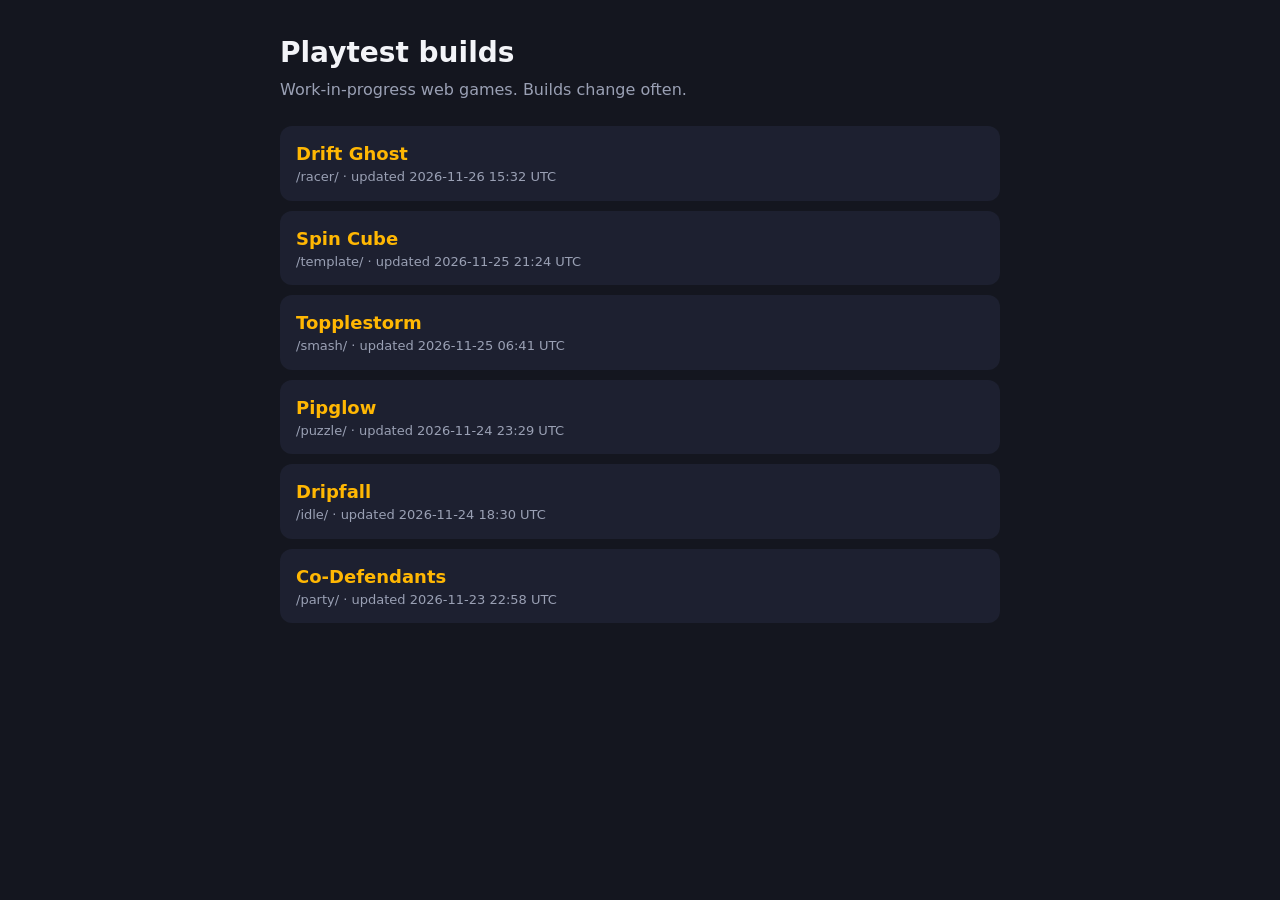
<file: index.html>
<!doctype html>
<html lang="en"><head><meta charset="utf-8"><meta name="viewport" content="width=device-width,initial-scale=1">
<title>Playtest builds</title><link rel="icon" href="data:,">
<style>
:root{--bg:#14161f;--fg:#f3f4f8;--mut:#9aa0b4;--card:#1d2030;--acc:#ffb703}
body{margin:0;background:var(--bg);color:var(--fg);font:16px/1.5 system-ui,-apple-system,"Segoe UI",Roboto,sans-serif}
main{max-width:720px;margin:0 auto;padding:32px 16px}h1{margin:0 0 4px;font-size:28px}p{color:var(--mut);margin:0 0 24px}
ul{list-style:none;padding:0;margin:0;display:grid;gap:10px}li{background:var(--card);border-radius:12px;padding:14px 16px;display:flex;flex-direction:column}
a{color:var(--acc);text-decoration:none;font-size:18px}a:hover{text-decoration:underline}span{color:var(--mut);font-size:13px}
</style></head><body><main><h1>Playtest builds</h1><p>Work-in-progress web games. Builds change often.</p>
<ul>
<li><a href="./racer/"><b>Drift Ghost</b></a><span>/racer/ · updated 2026-11-26 15:32 UTC</span></li>
<li><a href="./template/"><b>Spin Cube</b></a><span>/template/ · updated 2026-11-25 21:24 UTC</span></li>
<li><a href="./smash/"><b>Topplestorm</b></a><span>/smash/ · updated 2026-11-25 06:41 UTC</span></li>
<li><a href="./puzzle/"><b>Pipglow</b></a><span>/puzzle/ · updated 2026-11-24 23:29 UTC</span></li>
<li><a href="./idle/"><b>Dripfall</b></a><span>/idle/ · updated 2026-11-24 18:30 UTC</span></li>
<li><a href="./party/"><b>Co-Defendants</b></a><span>/party/ · updated 2026-11-23 22:58 UTC</span></li>
</ul></main></body></html>
</file>
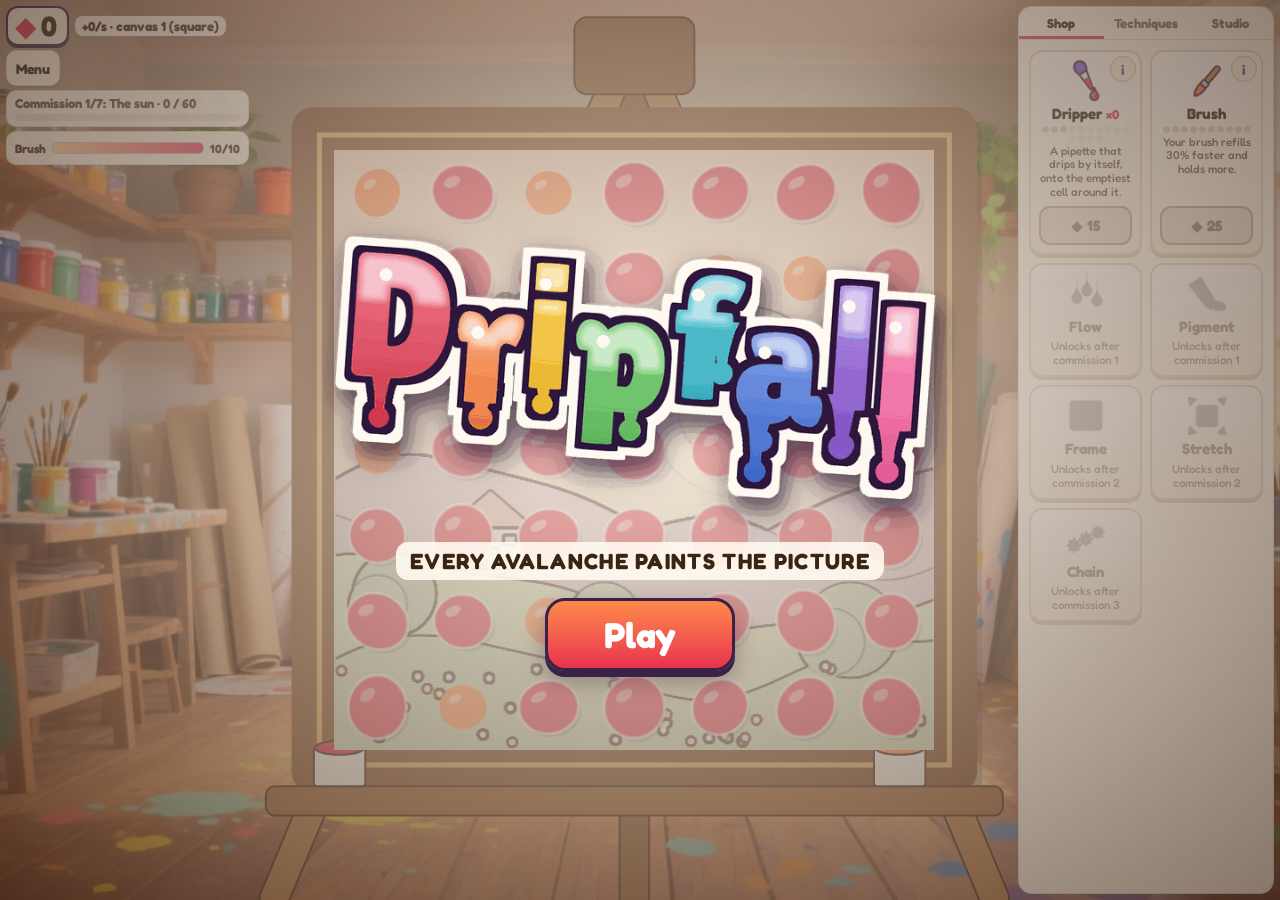
<file: idle/index.html>
<!doctype html>
<html lang="en">
<head>
<meta charset="utf-8">
<meta name="viewport" content="width=device-width,initial-scale=1,maximum-scale=1,user-scalable=no,viewport-fit=cover">
<title>Dripfall</title>
<link rel="icon" href="data:,">
<style>
  @font-face { font-family: "Fredoka"; font-weight: 500; font-display: swap; src: url("fonts/fredoka-latin-500-normal.woff2") format("woff2"); }
  @font-face { font-family: "Fredoka"; font-weight: 700; font-display: swap; src: url("fonts/fredoka-latin-700-normal.woff2") format("woff2"); }
  :root { --paper:#f6efe2; --ink:#2b1d14; --dim:#7b6a5c; --panel:#fffaf0; --line:rgba(60,40,20,0.14); --accent:#e2365b; --gold:#c98a12; --ok:#2f8a4a;
    --font:"Fredoka","Trebuchet MS","Segoe UI",system-ui,"Liberation Sans",Arial,sans-serif;
    --sat:var(--safe-area-inset-top,0px); --sab:var(--safe-area-inset-bottom,0px); --sal:var(--safe-area-inset-left,0px); --sar:var(--safe-area-inset-right,0px); }
  html,body { margin:0; height:100%; overflow:hidden; background:var(--paper); color:var(--ink); font-family:var(--font);
    -webkit-user-select:none; -moz-user-select:none; -ms-user-select:none; user-select:none; -webkit-touch-callout:none; touch-action:none; }
  body { background: #e9dcc5 url("studio_land.jpg") center / cover no-repeat; }
  @media (orientation: portrait) { body { background-image: url("studio_port.jpg"); } }
  #board { position:fixed; inset:0; width:100%; height:100%; display:block; touch-action:none; }
  #under { position:fixed; display:block; pointer-events:none; }
  @keyframes kc-popslot { 0%,100% { transform:translateX(-50%) } 40% { transform:translateX(-50%) scale(1.015) } }
  .kc-root .kc-tracker.kc-pop { animation:kc-popslot .45s ease-out; }
  #hud { position:fixed; z-index:5; pointer-events:none; display:grid; gap:4px 6px; align-items:center; }
  #hud button { pointer-events:auto; }
  .port #hud { display:flex; flex-wrap:wrap; align-items:stretch; }
  .port #row1 { flex:1 1 0; align-self:center; overflow:hidden; padding-bottom:3px; } .port #tools { flex:none; } .port #hud .br { flex:0 0 100%; height:0; margin-top:-4px; } .land #hud .br { display:none; } .port #comm { flex:1 1 0; box-sizing:border-box; } .port #brushbox { flex:0 0 31%; box-sizing:border-box; }
  .compact.hasex #rate { display:none; }
  .land.compact #tools button { font-size:13px; padding:5px 7px; min-height:34px; } .land.compact #hud { gap:3px; } .land.compact #lesson { padding:5px 7px; }
  .land #hud { grid-template-columns:minmax(0,1fr); }
  #row1 { display:flex; align-items:center; gap:6px; min-width:0; flex-wrap:nowrap; }
  .land #row1 { flex-wrap:wrap; }
  #coins { background:rgba(255,250,240,0.95); border:2px solid #3a2147; border-radius:12px; padding:4px 10px 4px 7px; box-shadow:0 2px 0 #3a2147; font-size:28px; font-weight:700; color:#3a2414; line-height:1; white-space:nowrap; }
  .compact #coins { font-size:21px; }
  #coins i { font-style:normal; color:var(--accent); margin-right:4px; }
  #rate { font-size:13px; font-weight:700; color:#3a2414; background:rgba(255,250,240,0.9); border-radius:8px; padding:2px 7px; white-space:nowrap; }
  .compact #rate { font-size:12px; }
  #comm { background:rgba(255,250,240,0.92); border:1px solid var(--line); border-radius:10px; padding:4px 8px 5px; font-size:13px; font-weight:700; color:#5a4636; min-width:0; }
  .port #comm { font-size:12px; }
  #commt { min-height:1.25em; line-height:1.25; }
  .port #tools { min-height:36px; }
  .port #commt { white-space:nowrap; overflow:hidden; text-overflow:ellipsis; }
  #comm .bar { height:7px; background:rgba(60,40,20,0.1); border-radius:4px; margin-top:3px; overflow:hidden; }
  #comm .bar i { display:block; height:100%; width:0; background:linear-gradient(90deg,#ffb35a,#e2365b); transition:width 0.3s; }
  #tools { display:flex; gap:6px; flex-wrap:wrap; }
  .port #tools { flex-wrap:nowrap; }
  #tools button, .btn { font-family:var(--font); font-weight:700; font-size:14px; color:var(--ink); background:#fff7e8; border:1px solid var(--line); border-radius:10px; padding:8px 11px; cursor:pointer; box-shadow:0 2px 0 rgba(60,40,20,0.12); }
  #tools button { white-space:nowrap; min-height:36px; padding:6px 9px; }
  .btn:disabled, #tools button:disabled { opacity:0.55; cursor:default; }
  .btn.hot, #tools .btn.hot { background:linear-gradient(180deg,#ff8a5a,#e2365b); color:#fff; border-color:#b8243f; }
  .btn.gold, #tools .btn.gold { background:linear-gradient(180deg,#ffe08a,#f0b22a); color:#3a2414; border-color:#b88a1a; }
  #brushbox { display:flex; align-items:center; gap:6px; font-size:12px; font-weight:700; color:#3a2414; background:rgba(255,250,240,0.92); border:1px solid var(--line); border-radius:10px; padding:4px 8px; min-height:24px; white-space:nowrap; }
  #brushbox .pot { flex:1; min-width:30px; height:10px; border-radius:5px; background:rgba(60,40,20,0.12); overflow:hidden; border:1px solid var(--line); }
  #brushbox .pot i { display:block; height:100%; width:0; background:linear-gradient(90deg,#ffd6a0,#e2365b); }
  .kc-root .kc-text small { display:none; }
  /* coach tracker and lesson share one slot beside the canvas, never on it */
  .kc-root .kc-tracker { left:var(--slot-x); top:var(--slot-top); bottom:var(--slot-bottom); width:var(--slot-w); max-width:none; border-radius:16px; gap:9px; padding:6px 8px; min-height:54px; }
  .kc-root .kc-text { flex:1; }
  .kc-root .kc-text span { white-space:normal; font-size:15px; line-height:1.15; overflow:visible; }
  .kc-root .kc-check { width:28px; height:28px; } .kc-root .kc-dots { display:none; }
  .kc-root .kc-skip { padding:9px 11px; }
  .land .kc-root .kc-check { display:none; }
  .land.compact .kc-root .kc-text span { font-size:14px; }
  .land .kc-root .kc-tracker { flex-wrap:wrap; } .land .kc-root .kc-text { flex:1 1 100%; } .land .kc-root .kc-skip { padding:6px 12px; margin-left:auto; }
  #lesson { position:fixed; z-index:8; left:var(--slot-x); top:var(--slot-top); bottom:var(--slot-bottom); width:var(--slot-w); transform:translateX(-50%); box-sizing:border-box; display:flex; align-items:center; gap:8px; min-height:56px; padding:3px 6px; background:#fffaf0; border:2px solid #3a2147; border-radius:14px; box-shadow:0 3px 0 #3a2147; }
  #lesson .demo { flex:none; border-radius:8px; }
  #lesson .ltext { flex:1; min-width:0; font-weight:700; font-size:14px; line-height:1.18; color:#3a2414; }
  .port #lesson .ltext { font-size:13px; line-height:1.14; }
  #lesson .lbtns { display:flex; flex-direction:column; gap:3px; flex:none; }
  #lesson .lbtns button { font-family:var(--font); font-weight:700; border:0; cursor:pointer; }
  #lesson .lok { background:#e2365b; color:#fff; border-radius:9px; font-size:14px; padding:7px 10px; min-height:34px; }
  #lesson .loff { background:none; color:#8a7a6a; font-size:11px; padding:1px 4px; }
  .land #lesson { flex-wrap:wrap; justify-content:center; padding:8px; }
  .land #lesson .ltext { flex:1 1 100%; } .land #lesson .lbtns { flex-direction:row; width:100%; justify-content:space-between; }
  .land.compact #lesson .demo { display:none !important; } .land.compact #lesson .ltext { font-size:13px; }
  #lring { position:fixed; z-index:9; pointer-events:none; border:3px solid #ffb703; border-radius:12px; box-shadow:0 0 0 2px #3a2147, 0 0 14px #ffb703; }
  #last { position:fixed; z-index:4; left:12px; right:12px; height:60px; display:flex; align-items:center; justify-content:center; text-align:center; font-weight:700; font-size:14px; color:#fff6dc; text-shadow:0 1px 3px #2b1408, 0 0 6px #2b1408; pointer-events:none; white-space:pre-wrap; }
  #hint.on { background:#fffaf0; border:2px solid #e2365b; border-radius:12px; padding:6px 8px; box-sizing:border-box; text-shadow:none; }
  #hint { position:fixed; z-index:995; text-align:center; pointer-events:none; font-weight:700; font-size:16px; color:#3a2414; text-shadow:0 2px 0 #fff, 0 0 12px #fff; }
  #side { position:fixed; z-index:6; background:var(--panel); border:1px solid var(--line); box-shadow:0 6px 24px rgba(60,40,20,0.15); display:flex; flex-direction:column; overflow:hidden; }
  #tabs { display:flex; border-bottom:1px solid var(--line); }
  #tabs button { flex:1; font-family:var(--font); font-weight:800; font-size:13px; padding:8px 4px; border:0; background:transparent; color:var(--dim); cursor:pointer; }
  #tabs button.on { color:var(--ink); box-shadow:inset 0 -3px 0 var(--accent); }
  #pane { overflow-y:auto; padding:6px 10px 10px; flex:1; touch-action:pan-y; }
  .row { display:flex; align-items:center; gap:8px; padding:7px 0; border-top:1px solid var(--line); }
  .row:first-child { border-top:0; }
  .row .nm { flex:1; min-width:0; font-weight:800; font-size:14px; }
  .row .nm small { font-weight:700; color:var(--dim); margin-left:4px; }
  .row .nm span { display:block; font-weight:500; font-size:12px; color:var(--dim); line-height:1.25; }
  .row .btn { min-width:84px; padding:7px 8px; font-size:13px; }
  .row .nm span.tag { display:inline-block; font-size:10px; font-weight:700; color:#fff; line-height:1.3; margin-right:4px; }
  .tag { display:inline-block; font-size:10px; font-weight:900; letter-spacing:0.06em; padding:2px 6px; border-radius:5px; color:#fff; text-transform:uppercase; vertical-align:middle; }
  .tag.Drip { background:#5b4bb0; } .tag.Brush { background:#e2365b; } .tag.Chain { background:#e8812a; } .tag.Frame { background:#b88a1a; } .tag.Gild { background:#2f8a4a; }
  .locked { color:var(--dim); font-size:12px; padding:8px 0; border-top:1px dashed var(--line); }
  #modal { position:fixed; inset:0; z-index:20; display:none; align-items:center; justify-content:center; background:rgba(40,25,15,0.45); }
  #modal .box { background:var(--panel); border-radius:16px; padding:18px 18px 16px; width:min(560px, calc(100% - 28px)); max-height:calc(100% - 28px); overflow-y:auto; box-shadow:0 12px 40px rgba(0,0,0,0.3); text-align:center; touch-action:pan-y; }
  #modal h2 { margin:0 0 4px; font-size:24px; font-weight:900; }
  #modal p { margin:6px 0; color:#5a4636; font-size:14px; line-height:1.4; }
  .cards { display:grid; grid-template-columns:repeat(auto-fit, minmax(150px, 1fr)); gap:10px; margin:12px 0 4px; }
  .card { text-align:left; background:#fff; border:2px solid var(--line); border-radius:12px; padding:10px; cursor:pointer; font-family:var(--font); color:var(--ink); }
  #modal.arming .card { opacity:.55; } .card { transition:opacity .2s; }
  .port #modal.offer { align-items:flex-start; } .port #modal.offer .box { margin-top:calc(var(--sat) + 8px); padding:10px 12px; max-height:calc(100% - 20px); }
  .port #modal.offer h2 { font-size:20px; } .port #modal.offer p { margin:2px 0; }
  .card:hover { border-color:var(--accent); }
  .card b { display:block; font-size:16px; margin:6px 0 4px; }
  .card span.t { font-size:13px; color:#5a4636; line-height:1.3; }
  .card em { display:block; font-style:normal; font-size:12px; color:var(--ok); font-weight:800; margin-top:6px; }
  .studio { text-align:left; }
  .pips { display:inline-flex; gap:3px; margin-left:6px; vertical-align:middle; }
  .pips i { width:9px; height:9px; border-radius:50%; background:rgba(60,40,20,0.15); display:inline-block; }
  .pips i.on { background:var(--gold); }
  .gal { display:flex; flex-wrap:wrap; gap:6px; justify-content:center; margin-top:8px; }
  .gal canvas { border-radius:6px; border:3px solid #7a4a2a; background:#fff; }
  .adicon { display:inline-block; width:0; height:0; border-left:9px solid currentColor; border-top:6px solid transparent; border-bottom:6px solid transparent; margin-right:6px; vertical-align:-1px; }
  /* shop: icon cards */
  .cards2 { display:grid; grid-template-columns:repeat(2, minmax(0,1fr)); gap:8px; padding:4px 0; }
  .scard { position:relative; background:linear-gradient(180deg,#fff,#fbf3e4); border:2px solid #e6d8c2; border-radius:14px; padding:8px 8px 8px; display:flex; flex-direction:column; align-items:center; text-align:center; box-shadow:0 3px 0 #e0cfb5; }
  .scard.can { border-color:#3a2147; box-shadow:0 3px 0 #3a2147; }
  .scard img { width:56px; height:56px; margin-top:-2px; }
  .scard .sn { font-weight:700; font-size:15px; line-height:1.1; margin-top:2px; }
  .scard .sn small { color:var(--accent); font-size:13px; }
  .scard .sd { font-size:11.5px; color:#6b5a4c; line-height:1.2; margin:3px 0 6px; min-height:2.4em; }
  .pips2 { display:flex; flex-wrap:wrap; justify-content:center; gap:2px; margin-top:3px; max-width:120px; }
  .pips2 i { width:7px; height:7px; border-radius:50%; background:#e2d6c6; } .pips2 i.on { background:#4fbf4a; } .pips2 i.off { background:#f3ece2; }
  .lvb { font-size:11px; font-weight:700; color:#fff; background:#8b52d9; border-radius:8px; padding:1px 7px; margin-top:3px; }
  .bbtn { font-family:var(--font); font-weight:700; font-size:15px; width:100%; margin-top:auto; padding:8px 6px; border-radius:11px; border:2px solid #b9ab98; background:#e9e1d4; color:#8a7b6c; cursor:pointer; }
  .bfull { font-weight:700; font-size:14px; width:100%; box-sizing:border-box; margin-top:auto; padding:8px 2px; border:2px solid transparent; color:#2f8a4a; line-height:19px; white-space:nowrap; }
  .bbtn { line-height:19px; white-space:nowrap; box-sizing:border-box; }
  .bbtn.hot { background:linear-gradient(180deg,#5fd35a,#2f9a3c); border-color:#1f6b2a; color:#fff; box-shadow:0 3px 0 #1f6b2a; text-shadow:0 1px 0 rgba(0,0,0,.25); }
  .bbtn.hot:active { transform:translateY(2px); box-shadow:0 1px 0 #1f6b2a; }
  .scard.locked img { filter:brightness(0) opacity(0.25); } .scard.locked .sn { color:#a89886; } .scard.locked .sl { font-size:11.5px; color:#a89886; margin-top:4px; }
  /* title screen */
  #title { position:fixed; inset:0; z-index:40; display:flex; flex-direction:column; align-items:center; justify-content:center; gap:10px; background:radial-gradient(ellipse at 50% 45%, rgba(255,248,236,0.62), rgba(60,35,20,0.62)); }
  #title .logo { width:min(640px, 86vw); max-height:42vh; object-fit:contain; filter:drop-shadow(0 8px 16px rgba(40,20,50,.35)); animation:logoIn .7s cubic-bezier(.2,1.6,.4,1) both; }
  #title .tag { margin:0; font-weight:700; font-size:clamp(16px, 2.6vw, 22px); color:#3a2414; background:rgba(255,250,240,0.9); padding:6px 14px; border-radius:12px; }
  .playbtn { font-family:var(--font); font-weight:700; font-size:clamp(26px, 4vw, 36px); padding:12px 56px; border-radius:20px; border:3px solid #3a2147; color:#fff; cursor:pointer;
    background:linear-gradient(180deg,#ff8a4c,#e8344e); box-shadow:0 6px 0 #3a2147, 0 10px 24px rgba(60,20,40,.35); animation:playPulse 1.4s ease-in-out infinite; margin-top:8px; }
  @keyframes logoIn { from { transform:scale(.6) rotate(-6deg); opacity:0 } to { transform:none; opacity:1 } }
  @keyframes playPulse { 0%,100% { box-shadow:0 6px 0 #3a2147, 0 10px 24px rgba(60,20,40,.35), 0 0 0 0 rgba(255,200,80,.0) } 50% { box-shadow:0 6px 0 #3a2147, 0 10px 24px rgba(60,20,40,.35), 0 0 0 10px rgba(255,200,80,.55) } }
  /* shop: compact modes */
  #expand { flex:0 0 auto !important; padding:8px 12px !important; color:var(--accent) !important; }
  .ib { position:absolute; right:4px; top:4px; width:26px; height:26px; border-radius:50%; border:1px solid #cdbfa9; background:#fff7e8; color:#6b4fb0; font:700 14px var(--font); cursor:pointer; padding:0; z-index:1; }
  .minis { display:flex; gap:7px; overflow-x:auto; padding:3px 0 5px; touch-action:pan-x; }
  .mcard { position:relative; flex:0 0 94px; }
  .mbuy, .mcard.locked { box-sizing:border-box; width:100%; font-family:var(--font); display:flex; flex-direction:column; align-items:center; gap:1px; padding:4px 3px 5px; background:linear-gradient(180deg,#fff,#fbf3e4); border:2px solid #e6d8c2; border-radius:12px; color:var(--ink); cursor:pointer; }
  .mcard.can .mbuy { border-color:#1f6b2a; box-shadow:0 2px 0 #1f6b2a; }
  .mcard img { width:34px; height:34px; } .mcard .mn { font-weight:700; font-size:12px; line-height:1.1; } .mcard .mn small { color:var(--accent); }
  .mcard .mp { font-weight:700; font-size:13px; width:100%; border-radius:8px; background:#e9e1d4; color:#8a7b6c; padding:2px 0; text-align:center; } .mcard.can .mp { background:#2f9a3c; color:#fff; }
  .mcard.locked img { filter:brightness(0) opacity(0.25); } .mcard.locked { color:#a89886; cursor:default; border-style:dashed; } .mcard.locked .mp { font-size:11px; background:none; }
  #side[data-mode=strip] #pane { padding:4px 8px; overflow:hidden; } #side[data-mode=strip] #tabs button { padding:6px 4px; min-height:34px; }
  #side[data-mode=rail] #tabs { flex-wrap:wrap; } #side[data-mode=rail] #tabs button[data-t] { display:none; } #side[data-mode=rail] #expand { flex:1 !important; }
  #side[data-mode=rail] #pane { padding:4px 5px; } #side[data-mode=rail] .minis { flex-direction:column; overflow:visible; touch-action:pan-y; } #side[data-mode=rail] .mcard { flex:none; } #side[data-mode=rail] .mcard .ib { width:22px; height:22px; right:1px; top:1px; }
  #side[data-mode=grid] .cards2 { grid-template-columns:repeat(auto-fit, minmax(112px,1fr)); }
  #side[data-mode=expanded] { z-index:12; }
  .scard img { width:46px; height:46px; }
  .demo { display:block; }
  .demoslot { display:flex; justify-content:center; border-radius:10px; overflow:hidden; flex:none; }
  #modal .demoslot { margin:8px 0; } #modal .demo { border-radius:10px; }
  .card { display:flex; flex-direction:column; } .card .demoslot { margin:0 0 8px !important; } .card .cbody { flex:1; min-width:0; }
  .pg { color:var(--dim); font-weight:700; font-size:12px; } #modal .howline { font-size:16px; min-height:4.2em; color:#3a2414; }
  .hbtns { display:flex; gap:8px; justify-content:center; } .hbtns .btn { min-width:86px; min-height:44px; } .mbtns { display:flex; flex-direction:column; gap:8px; margin-top:8px; } .mbtns .btn { min-height:44px; font-size:16px; }
  @media (max-width:520px) { #modal .box { padding:12px; } .cards { grid-template-columns:1fr; gap:8px; margin:8px 0 2px; } .card { flex-direction:row; gap:10px; align-items:center; padding:8px; } .card .demoslot { margin:0 !important; } }
  @media (max-height:370px) { .land #rate { display:none; } .land.compact #lesson { padding:3px 6px; gap:3px; } .land.compact #lesson .ltext { font-size:12px; line-height:1.1; } .land #lesson .lok { padding:4px 9px; min-height:28px; } .land #comm { padding:2px 7px 3px; } .land #tools button { min-height:30px; padding:3px 7px; } }
  @media (max-height:470px) { #modal .box { padding:10px 14px; } #modal h2 { font-size:19px; } #modal p { margin:2px 0; } #modal .demoslot { margin:3px 0; } .cards { margin:6px 0 0; gap:8px; } .card { padding:7px; } .card b { margin:3px 0 2px; } .mbtns { display:grid; grid-template-columns:1fr 1fr; } #modal .howline { min-height:2.6em; } }
</style>
</head>
<body>
<canvas id="board"></canvas>
<script type="module" src="main.js"></script>
</body>
</html>
</file>
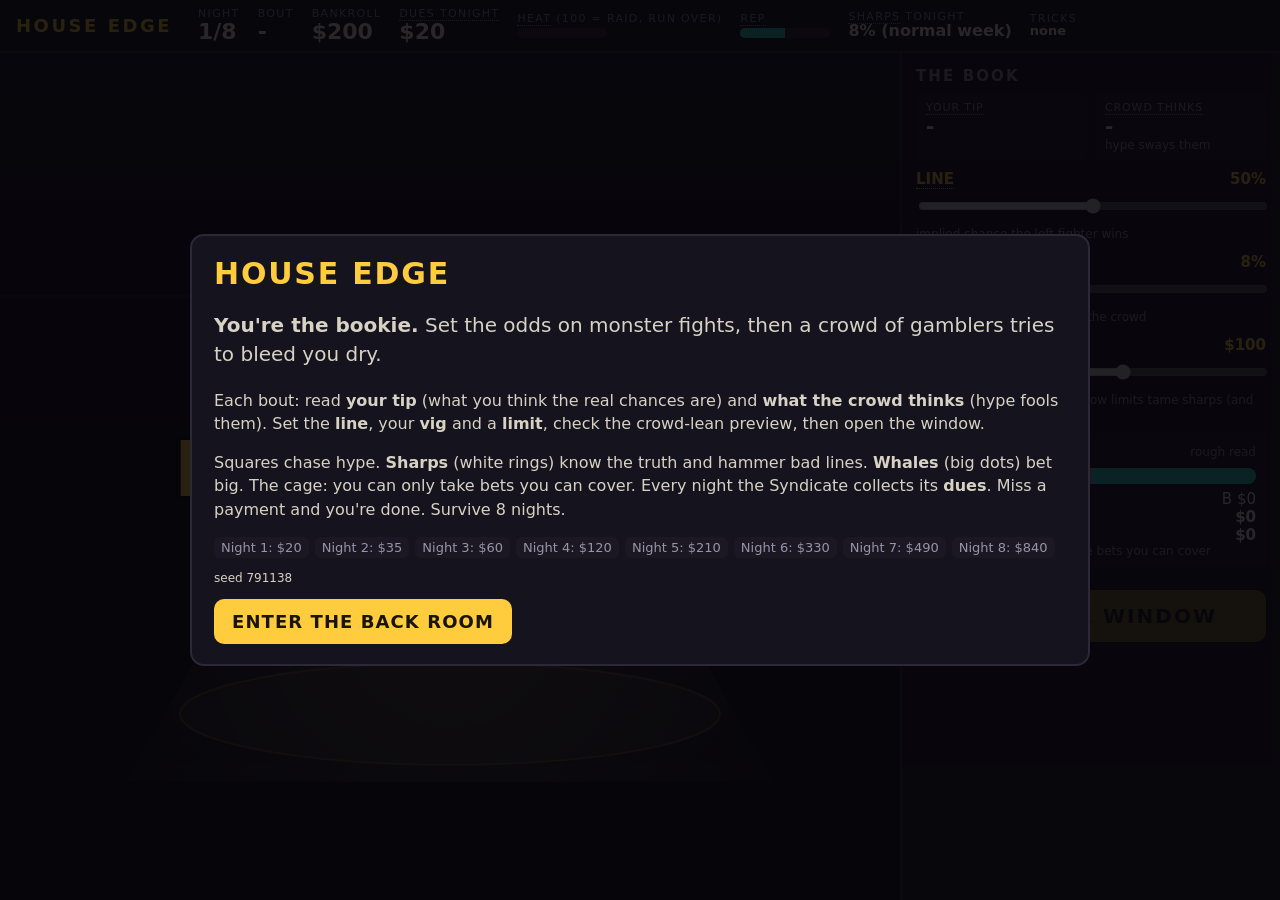
<file: p-10lk3023iev3gy/index.html>
<!doctype html>
<html lang="en">
<head><meta name="robots" content="noindex,nofollow">
<meta charset="utf-8">
<meta name="viewport" content="width=device-width, initial-scale=1">
<title>House Edge</title>
<style>
:root {
  --bg: #0b0a10; --panel: #15131d; --panel2: #1d1a28; --ink: #f3eee2; --dim: #9a93a8; --line: #2c2838;
  --coral: #ff6b5e; --teal: #2ad4c4; --gold: #ffcc3d; --red: #ff3b4e; --green: #4be07a; --heat: #ff7a2a;
}
* { box-sizing: border-box; }
html, body { margin: 0; height: 100%; background: var(--bg); color: var(--ink); font-family: system-ui, -apple-system, "Segoe UI", Roboto, sans-serif; }
body { overflow: hidden; }
button { font: inherit; cursor: pointer; }
#app { display: grid; grid-template-columns: 1fr 380px; grid-template-rows: auto 1fr; height: 100vh; }
#top { grid-column: 1 / -1; display: flex; gap: 18px; align-items: center; padding: 8px 16px; background: #100e17; border-bottom: 2px solid var(--line); flex-wrap: wrap; }
.stat { display: flex; flex-direction: column; line-height: 1.05; }
.stat b { font-size: 22px; font-variant-numeric: tabular-nums; }
.stat small { font-size: 11px; letter-spacing: .12em; color: var(--dim); text-transform: uppercase; }
.meter { width: 90px; height: 10px; background: #2a2533; border-radius: 5px; overflow: hidden; margin-top: 4px; }
.meter i { display: block; height: 100%; }
#brand { font-weight: 900; letter-spacing: .14em; font-size: 18px; color: var(--gold); margin-right: 8px; }
#stage { position: relative; min-height: 0; }
#pit { position: absolute; inset: 0; width: 100%; height: 100%; display: block; }
#side { background: var(--panel); border-left: 2px solid var(--line); padding: 12px 14px; overflow-y: auto; }
h2 { margin: 2px 0 8px; font-size: 15px; letter-spacing: .14em; text-transform: uppercase; color: var(--dim); }
.reads { display: grid; grid-template-columns: 1fr 1fr; gap: 8px; margin-bottom: 10px; }
.read { background: var(--panel2); border-radius: 8px; padding: 8px 10px; }
.read small { display: block; font-size: 11px; color: var(--dim); letter-spacing: .08em; text-transform: uppercase; }
.read b { font-size: 20px; }
.slider { margin: 10px 0 12px; }
.slider label { display: flex; justify-content: space-between; font-weight: 700; font-size: 15px; }
.slider label span { font-variant-numeric: tabular-nums; color: var(--gold); }
.slider .hint { font-size: 12px; color: var(--dim); margin-top: 2px; }
input[type=range] { width: 100%; height: 30px; accent-color: var(--gold); }
#preview { background: var(--panel2); border-radius: 8px; padding: 10px; margin: 8px 0; }
#leanbar { height: 16px; border-radius: 8px; overflow: hidden; display: flex; margin: 6px 0; background: #333; }
#leanbar i { display: block; height: 100%; }
.pnlrow { display: flex; justify-content: space-between; font-size: 15px; font-variant-numeric: tabular-nums; }
.pos { color: var(--green); } .neg { color: var(--red); }
.btnrow { display: flex; gap: 6px; flex-wrap: wrap; margin: 6px 0; }
.btn { background: #2a2636; color: var(--ink); border: 2px solid #3b3550; border-radius: 8px; padding: 8px 10px; font-weight: 700; font-size: 14px; }
.btn:hover { border-color: var(--gold); }
.btn:disabled { opacity: .35; cursor: default; border-color: #3b3550; }
.btn.on { border-color: var(--gold); background: #3a3218; }
#open { position: sticky; bottom: 0; z-index: 2; box-shadow: 0 -10px 14px var(--panel); width: 100%; padding: 14px; font-size: 20px; font-weight: 900; letter-spacing: .1em; background: var(--gold); color: #1a1405; border: none; border-radius: 10px; margin-top: 8px; }
#open:disabled { opacity: .4; }
.overlay { position: fixed; inset: 0; background: rgba(6,5,10,.86); display: none; align-items: center; justify-content: center; z-index: 10; padding: 16px; }
.overlay.show { display: flex; }
.card { background: var(--panel); border: 2px solid var(--line); border-radius: 14px; padding: 20px 22px; max-width: 900px; width: 100%; max-height: 100%; overflow-y: auto; }
.card h1 { margin: 0 0 6px; font-size: 30px; letter-spacing: .06em; }
.card p { color: #d8d2c4; line-height: 1.45; }
.offers { display: grid; grid-template-columns: repeat(3, 1fr); gap: 12px; margin: 12px 0; }
.offer { background: var(--panel2); border: 2px solid var(--line); border-radius: 12px; padding: 12px; display: flex; flex-direction: column; gap: 6px; min-height: 150px; }
.offer .tag { font-size: 11px; font-weight: 800; letter-spacing: .14em; text-transform: uppercase; }
.offer .nm { font-size: 19px; font-weight: 800; }
.offer .tx { font-size: 14px; color: #cfc8bb; flex: 1; }
.slots { display: grid; grid-template-columns: repeat(5, 1fr); gap: 8px; margin: 8px 0 12px; }
.slot { background: #111019; border: 2px dashed #3a3448; border-radius: 10px; padding: 8px; min-height: 74px; font-size: 13px; display: flex; flex-direction: column; justify-content: space-between; }
.slot.full { border-style: solid; background: var(--panel2); }
.slot b { font-size: 14px; }
.dues { display: flex; gap: 6px; flex-wrap: wrap; font-size: 13px; color: var(--dim); }
.dues span { padding: 3px 7px; border-radius: 6px; background: #1b1824; }
.dues span.now { background: var(--gold); color: #1a1405; font-weight: 800; }
.big { font-size: 44px; font-weight: 900; font-variant-numeric: tabular-nums; }
.row { display: flex; gap: 10px; flex-wrap: wrap; align-items: center; }
.go { background: var(--gold); color: #1a1405; border: none; border-radius: 10px; padding: 12px 18px; font-weight: 900; font-size: 18px; letter-spacing: .06em; }
#log { font-size: 12px; color: var(--dim); margin-top: 10px; line-height: 1.5; }
.jw { position: relative; border-bottom: 1px dotted currentColor; cursor: help; }
.jw::after { content: attr(data-tip); display: none; position: absolute; left: 0; top: calc(100% + 4px); z-index: 30; width: min(260px, 70vw);
  background: #000; color: #f3eee2; border: 1px solid #555; border-radius: 6px; padding: 6px 8px; font-size: 12px; font-weight: 400; line-height: 1.35;
  text-transform: none; letter-spacing: normal; white-space: normal; pointer-events: none; }
.jw.jwR::after { left: auto; right: 0; }
.jw:hover::after, .jw:focus::after, .jw.open::after { display: block; }
#toast { position: absolute; left: 50%; top: 14px; transform: translateX(-50%); background: #000c; padding: 6px 12px; border-radius: 8px; font-size: 14px; pointer-events: none; opacity: 0; transition: opacity .3s; }
.fx { font-size: 12px; color: var(--dim); }
@media (min-width: 821px) and (max-height: 800px) {
  /* short desktop windows (e.g. 1280x720): keep OPEN THE WINDOW and the trick buttons on screen */
  #side { padding: 8px 14px; }
  h2 { margin: 0 0 4px; }
  .reads { margin-bottom: 4px; }
  .read { padding: 5px 9px; }
  .slider { margin: 3px 0 4px; }
  input[type=range] { height: 22px; }
  #preview { padding: 7px 10px; margin: 4px 0; }
  .btnrow .btn { padding: 5px 8px; font-size: 13px; }
  #open { padding: 10px; margin-top: 4px; }
}
@media (max-width: 820px) {
  body { overflow: auto; }
  #app { grid-template-columns: 1fr; grid-template-rows: auto 46vh auto; height: auto; }
  #side { border-left: none; border-top: 2px solid var(--line); }
  .offers { grid-template-columns: 1fr; }
  .slots { grid-template-columns: repeat(3, 1fr); }
  .stat b { font-size: 18px; }
  #top { gap: 12px; }
}
body.clip #app { display: none; }
body.clip #clipcv { display: block; }
#clipcv { display: none; position: fixed; inset: 0; width: 100vw; height: 100vh; }
</style>
</head>
<body>
<div id="app">
  <div id="top">
    <div id="brand">HOUSE EDGE</div>
    <div class="stat"><small>Night</small><b id="tNight">1/8</b></div>
    <div class="stat"><small>Bout</small><b id="tBout">-</b></div>
    <div class="stat"><small>Bankroll</small><b id="tBank">$200</b></div>
    <div class="stat"><small><span class="jw" tabindex="0" data-tip="Paid to the Syndicate when each night ends. If you can't pay, the run is over.">Dues tonight</span></small><b id="tDues">$20</b></div>
    <div class="stat"><small><span class="jw" tabindex="0" data-tip="Goes up when you fix a fight, down 5 each night. At 100 you are raided and the run is over.">Heat</span> (100 = raid, run over)</small><div class="meter"><i id="tHeat" style="background:var(--heat);width:0"></i></div></div>
    <div class="stat"><small><span class="jw" tabindex="0" data-tip="Your name in the Pit. Higher rep brings a bigger crowd. Profitable nights raise it; fleecing the crowd lowers it.">Rep</span></small><div class="meter"><i id="tRep" style="background:var(--teal);width:50%"></i></div></div>
    <div class="stat"><small><span class="jw" tabindex="0" data-tip="Gamblers who know the real chances and bet big when your line is off. Their share grows each night.">Sharps</span> tonight</small><b id="tSharp" style="font-size:16px">normal</b></div>
    <div class="stat"><small>Tricks</small><b id="tTricks" style="font-size:13px;font-weight:600">none</b></div>
  </div>
  <div id="stage"><canvas id="pit"></canvas><div id="toast"></div></div>
  <div id="side">
    <h2 id="sideTitle">The book</h2>
    <div class="reads">
      <div class="read"><small><span class="jw" tabindex="0" data-tip="Your scout's estimate of the real chance the left fighter wins. It can be off by the 'give or take'.">Your tip</span></small><b id="rTip">-</b><div class="fx" id="rTipSd"></div></div>
      <div class="read"><small><span class="jw jwR" tabindex="0" data-tip="What the gamblers believe. Hype pulls it away from the real chance.">Crowd thinks</span></small><b id="rPub">-</b><div class="fx">hype sways them</div></div>
    </div>
    <div class="slider">
      <label><span class="jw" tabindex="0" data-tip="The chance you post for the left fighter. It sets the odds on both sides.">LINE</span> <span id="vQ">50%</span></label>
      <input id="sQ" type="range" min="5" max="95" step="1" value="50" data-testid="line">
      <div class="hint" id="hQ">implied chance the left fighter wins</div>
    </div>
    <div class="slider">
      <label><span class="jw" tabindex="0" data-tip="Your cut, built into the odds. More vig: more profit per bet, but fewer gamblers bet.">VIG</span> <span id="vV">8%</span></label>
      <input id="sV" type="range" min="0" max="25" step="1" value="8" data-testid="vig">
      <div class="hint">your cut. high vig scares off the crowd</div>
    </div>
    <div class="slider">
      <label><span class="jw" tabindex="0" data-tip="The biggest single bet you accept. Low limits stop the sharps' big bets but scare off some squares.">LIMIT</span> <span id="vL">$100</span></label>
      <input id="sL" type="range" min="0" max="100" step="1" value="59" data-testid="limit">
      <div class="hint">biggest single bet you take. low limits tame sharps (and scare squares)</div>
    </div>
    <div id="preview">
      <div class="row" style="justify-content:space-between"><b><span class="jw" tabindex="0" data-tip="A rough guess at where the money goes, and what you win or lose on each result.">Crowd lean</span></b><span class="fx" id="pExact">rough read</span></div>
      <div id="leanbar"><i id="leanA" style="background:var(--coral);width:50%"></i><i id="leanB" style="background:var(--teal);width:50%"></i></div>
      <div class="pnlrow"><span id="pMoneyA">A $0</span><span id="pMoneyB">B $0</span></div>
      <div class="pnlrow"><span>If <span id="pNameA">A</span> wins</span><b id="pIfA">$0</b></div>
      <div class="pnlrow"><span>If <span id="pNameB">B</span> wins</span><b id="pIfB">$0</b></div>
      <div class="fx"><span id="pNote"></span> <span class="jw jwR" tabindex="0" data-tip="You only accept bets you could pay out of your bankroll. Bets beyond that are turned away.">the cage</span>: <span id="pCage">you can only take bets you can cover</span></div>
    </div>
    <div class="btnrow" id="tricksRow"></div>
    <button id="open" data-testid="open">OPEN THE WINDOW</button>
    <div id="log"></div>
  </div>
</div>
<div class="overlay" id="ovl"><div class="card" id="ovlCard"></div></div>
<canvas id="clipcv"></canvas>
<script>(()=>{var Wt={nights:8,boutsPerNight:[3,3,3,3,3,3,3,1],startBankroll:200,dues:[20,35,60,120,210,330,490,840],N0:150,N0growth:1.2,vigScale:.1,vigMax:.25,limitMin:10,limitMax:500,limitTurnoutRef:200,limitTurnoutExp:.3,sharpMixes:[.05,.08,.11],sharpPerNight:.02,whaleShare:.005,squareNoise:.12,sharpNoise:.03,whaleNoise:.2,squareThr:-.08,compThr:-.15,squareMean:10,squareSigma:.8,sharpEVthr:.02,sharpStakePerEV:4e3,sharpCap:200,whaleThr:-.15,whaleCap:500,powW:.45,formW:.3,hypeW:1.2,hSd:.5,sigmaTip0:.12,scoutStep:.05,sigmaTipMin:.02,previewNoise:.2,heatDecay:5,fixAmt:.25,fixHeat:15,glovesAmt:.35,glovesHeat:20,repMin:.5,repMax:1.5,repUp:.05,repLedger:.08,repBeatenSlope:1,beatenHold:.2,repVig:-.1,repVigThr:.15,luckyCat:.2,layoffFrac:.5,layoffCost:.05,insuranceCap:.4,insuranceCost:.03,vaultRate:.08,parlayShare:.15,parlayMean:8,parlayThr:-.25,rerollBase:15,rerollStep:5,priceGrowth:.25,sellBack:.5,slots:5,cageMult:1,titleCrowd:4,sharpNightMult:3,sharpNight:4},Mt={scout:{name:"Scout",tag:"Info",price:45,text:"Tip error -0.05 (stacks to 0.02)."},insideman:{name:"Inside Man",tag:"Info",price:70,text:"First bout each night: your tip is exact."},tout:{name:"Tout Network",tag:"Info",price:55,text:"Preview drops its guesswork and reads the sharps' real lean (the crowd still varies). +5% squares."},neon:{name:"Neon Sign",tag:"Crowd",price:50,text:"Turnout +25%."},comp:{name:"Comp Drinks",tag:"Crowd",price:45,text:"Squares bet down to EV -0.15."},announcer:{name:"Announcer",tag:"Crowd",price:50,text:"Square stakes +30%."},ledger:{name:"Reputation Ledger",tag:"Crowd",price:40,text:"Rep +0.08 after each profitable night."},hypeman:{name:"Hype Man",tag:"Hype",price:50,text:"Once per bout: shift a fighter's hype by 0.2."},luckycat:{name:"Lucky Cat",tag:"Hype",price:60,text:"Public underdog wins: gain 20% of the straight-bet handle (parlays not counted)."},layoff:{name:"Layoff Desk",tag:"Balance",price:55,text:"Lay off 50% of net liability at 5% cost."},bouncer:{name:"Bouncer",tag:"Balance",price:45,text:"Sharps -60%, turnout -10%."},insurance:{name:"Insurance",tag:"Balance",price:60,text:"Bout loss capped at 40% of bankroll. Costs 3% of handle."},limitboard:{name:"Limit Board",tag:"Balance",price:40,text:"A low limit no longer scares off squares."},fixer:{name:"Fixer",tag:"Fix",price:55,text:"Once per night: rig a bout +0.25 toward a fighter. +15 heat."},gloves:{name:"Loaded Gloves",tag:"Fix",price:50,text:"One extra fix per night. Fixes +0.35, +20 heat."},commish:{name:"Paid Commissioner",tag:"Fix",price:45,text:"Heat -10 per night."},bagman:{name:"Bagman",tag:"Fix",price:40,text:"Each fix also pays $30."},vip:{name:"VIP Lounge",tag:"Whale",price:55,text:"Whales x4."},parlay:{name:"Parlay Booth",tag:"Whale",price:60,text:"Adds 2-leg parlay bettors (with an undercard)."},vault:{name:"Vault",tag:"Economy",price:70,text:"+8% interest on bankroll at night end."}},Bt={cooloff:{name:"Cool Off",price:35,text:"Heat -30."},word:{name:"Word of Mouth",price:40,text:"Rep +0.15."},report:{name:"Scouting Report",price:30,text:"Tonight: tip error 0.02."},grace:{name:"Grace Period",price:50,text:"Tonight's dues -25%."}};var ee=["Mudhound","Glass Wyrm","Brick Golem","Lantern Eel","Rust Mantis","Velvet Ogre","Cinder Toad","Hollow Ram","Static Moth","Quarry Boar","Ink Serpent","Tin Hydra","Ember Crab","Fog Jackal","Gravel Djinn","Neon Newt","Bone Kite","Salt Bear"];function ye(t,n){let e=t[n]=t[n]+1831565813|0;return e=Math.imul(e^e>>>15,e|1),e^=e+Math.imul(e^e>>>7,e|61),(e^e>>>14)>>>0}function it(t,n){return ye(t,n)/4294967296}function ct(t,n){let e=Math.max(1e-12,it(t,n)),o=it(t,n);return Math.sqrt(-2*Math.log(e))*Math.cos(2*Math.PI*o)}function Et(t,n,e){if(e<=0)return 0;if(e>40)return Math.max(0,Math.round(e+Math.sqrt(e)*ct(t,n)));let o=Math.exp(-e),r=0,i=1;do r++,i*=it(t,n);while(i>o);return r-1}function Vt(t,n){let e=t>>>0^Math.imul(n+2654435769,2246822507);return e=Math.imul(e^e>>>16,2146121005),e=Math.imul(e^e>>>15,2221713035),e^e>>>16|0}var Ot=t=>1/(1+Math.exp(-t)),Z=(t,n,e)=>Math.min(e,Math.max(n,t));function we(t){let n=Math.sign(t);t=Math.abs(t);let e=1/(1+.3275911*t),o=1-((((1.061405429*e-1.453152027)*e+1.421413741)*e-.284496736)*e+.254829592)*e*Math.exp(-t*t);return n*o}var It=t=>.5*(1+we(t/Math.SQRT2)),Me=[-4.512745863399783,-3.20542900285647,-2.07684797867783,-1.023255663789133,0,1.023255663789133,2.07684797867783,3.20542900285647,4.512745863399783],Lt=[2234584400774658e-20,.002789141321231769,.04991640676521788,.2440975028949394,.406269930606271,.2440975028949394,.04991640676521788,.002789141321231769,2234584400774658e-20];function ve(t,n,e){let o=Math.log(t)-n*n/2,r=Math.log(e);return t*It((r-o-n*n)/n)+e*(1-It((r-o)/n))}function ne(t,n){let e;do e=Math.floor(it(t,"w")*ee.length);while(n.includes(e));return n.push(e),{name:ee[e],art:e,pow:1+Math.floor(it(t,"w")*10),form:Math.floor(it(t,"w")*5)-2,hype:Math.round(it(t,"w")*100)/100}}function Ft(t=1,n={}){t=t>>>0;let e={w:Vt(t,1),s:Vt(t,2),c:Vt(t,3)},o=Object.assign({},Wt,n.cfg||{}),r=Math.floor(it(e,"w")*o.sharpMixes.length),i=[];for(let l=0;l<o.nights;l++){let f=[];for(let g=0;g<o.boutsPerNight[l];g++){let w=[],d=ne(e,w),b=ne(e,w),k=o.hSd*ct(e,"w"),u=ct(e,"w"),v=[Math.exp(o.previewNoise*ct(e,"w")),Math.exp(o.previewNoise*ct(e,"w"))],y=(it(e,"w")-.5)*3,D={p:Ot(y+o.hSd*ct(e,"w")),pPub:Ot(y+.6*(it(e,"w")-.5))};f.push({A:d,B:b,h:k,tipZ:u,pn:v,uc:D})}i.push(f)}let s={seed:t,cfg:o,rng:e,bouts:i,phase:"shop",night:1,bout:0,bankroll:o.startBankroll,heat:0,rep:1,sharpBase:o.sharpMixes[r],sharpMixIdx:r,tricks:[],favoursTonight:{},shop:null,rerolls:0,fixesUsedTonight:0,hypeUsed:!1,fixPending:0,hypeDelta:{A:0,B:0},highVigNights:0,nightVigSum:0,nightPnl:0,nightHandle:0,result:null,over:!1,won:!1,reason:"",last:null,nightLog:[],history:[],stats:{decisions:0,bouts:0,shopActions:0,buys:[],fixes:0,hypes:0,nights:[]},record:!!n.record};return s.shop=Xt(s),s}var H=(t,n)=>t.tricks.includes(n);function qt(t,n){return Math.round(n*(1+t.cfg.priceGrowth*(t.night-1)))}function ae(t,n){let e=t.cfg.dues[n-1];return n===t.night&&t.favoursTonight.grace?Math.round(e*.75):e}function _t(t){return t.phase==="bout"?t.bouts[t.night-1][t.bout]:null}function ie(t){return(H(t,"fixer")?1:0)+(H(t,"gloves")?1:0)}function re(t){if(t.favoursTonight.report)return t.cfg.sigmaTipMin;let n=t.tricks.filter(e=>e==="scout").length;return Math.max(t.cfg.sigmaTipMin,t.cfg.sigmaTip0-t.cfg.scoutStep*n)}function le(t,n){return{A:Z(n.A.hype+t.hypeDelta.A,0,1),B:Z(n.B.hype+t.hypeDelta.B,0,1)}}function Nt(t,n){let e=t.cfg;return Ot(e.powW*(n.A.pow-n.B.pow)+e.formW*(n.A.form-n.B.form)+n.h)}function Kt(t,n){let e=t.cfg,o=le(t,n);return Ot(e.powW*(n.A.pow-n.B.pow)+e.formW*(n.A.form-n.B.form)+e.hypeW*(o.A-o.B))}function jt(t){return H(t,"insideman")&&t.bout===0}function se(t,n){return jt(t)?Z(Nt(t,n),.02,.98):Z(Nt(t,n)+re(t)*n.tipZ,.02,.98)}function ce(t){return H(t,"gloves")?t.cfg.glovesAmt:t.cfg.fixAmt}function he(t){return H(t,"gloves")?t.cfg.glovesHeat:t.cfg.fixHeat}function Ht(t){let n=t.cfg,e=t.night,o=n.boutsPerNight[e-1]===1,r=t.sharpBase+n.sharpPerNight*(e-1);e===n.sharpNight&&(r*=n.sharpNightMult);let i=t.rep*(H(t,"neon")?1.25:1)*(H(t,"bouncer")?.9:1)*(o?n.titleCrowd:1);return{N:n.N0*Math.pow(n.N0growth,e-1)*i,sharpShare:Math.min(.6,r)*(H(t,"bouncer")?.4:1),whaleShare:n.whaleShare*(H(t,"vip")?4:1),sqBoost:H(t,"tout")?1.05:1,sqThr:H(t,"comp")?n.compThr:n.squareThr,sqStake:n.squareMean*(H(t,"announcer")?1.3:1),limitBoard:H(t,"limitboard"),parlay:H(t,"parlay"),cage:Math.max(0,t.bankroll)*n.cageMult,cfg:n}}function Yt(t,n,e){let o=t.cfg,r=t.N*Math.exp(-n/o.vigScale),i=t.limitBoard?1:Math.pow(Math.min(e,o.limitTurnoutRef)/o.limitTurnoutRef,o.limitTurnoutExp),s=r*t.sharpShare,l=r*t.whaleShare,f=r*Math.max(0,1-t.sharpShare-t.whaleShare)*i*t.sqBoost;return{nSq:f,nSh:s,nWh:l,nPar:t.parlay?f*o.parlayShare:0}}function fe(t,n,e){let o=Yt(Ht(t),n,e);return o.nSq+o.nSh+o.nWh}function Qt(t,n,e,o,r=0){let i=k=>n.includes(k),{oA:s,oB:l}=vt(t.q,t.v),f=t.sa+t.sb,g=f-t.sa*s,w=f-t.sb*l,d=0;if(i("layoff")){let k=w-g;d=e.layoffCost*e.layoffFrac*Math.abs(k),g+=e.layoffFrac*(1-t.q)*k,w-=e.layoffFrac*t.q*k}let b=(o?g:w)-d;if(b+=r,i("luckycat")&&t.pPub<.5===o&&(b+=e.luckyCat*f),i("insurance")){b-=e.insuranceCost*t.handle;let k=-e.insuranceCap*Math.max(0,t.bankrollBefore);b<k&&(b=k)}return t.fixed!==0&&i("bagman")&&(b+=30),b}function vt(t,n){return{oA:(1-n)/t,oB:(1-n)/(1-t)}}function ke(t,n,e,o,r,i){let s=t.cfg,{oA:l,oB:f}=vt(o,r),g=Yt(t,r,i),w=(x,R,E)=>{let S=Math.max(o,(1+E)/l),et=Math.min(o,1-(1+E)/f);return{a:1-It((S-x)/R),b:It((et-x)/R)}},d=w(n,s.squareNoise,t.sqThr),b=w(n,s.whaleNoise,s.whaleThr),k=ve(t.sqStake,s.squareSigma,i),u=Math.min(i,s.whaleCap),v=g.nSq*d.a*k+g.nWh*b.a*u,y=g.nSq*d.b*k+g.nWh*b.b*u,D=g.nSq*d.a+g.nWh*b.a,F=g.nSq*d.b+g.nWh*b.b;for(let x=0;x<9;x++){let R=Z(e+s.sharpNoise*Me[x],.001,.999),E=R*l-1,S=(1-R)*f-1;E>=S&&E>s.sharpEVthr?(v+=Lt[x]*g.nSh*Math.min(i,s.sharpStakePerEV*E,s.sharpCap),D+=Lt[x]*g.nSh):S>E&&S>s.sharpEVthr&&(y+=Lt[x]*g.nSh*Math.min(i,s.sharpStakePerEV*S,s.sharpCap),F+=Lt[x]*g.nSh)}let P=0;if(t.cage!==void 0){let x=v+y,R=v*l-x,E=y*f-x;if(R>t.cage&&R>=E){let S=Math.max(0,(t.cage+y)/Math.max(1e-6,l-1));S<v&&(P=D*(1-S/v),D*=S/v,v=S)}else if(E>t.cage){let S=Math.max(0,(t.cage+v)/Math.max(1e-6,f-1));S<y&&(P=F*(1-S/y),F*=S/y,y=S)}}return{sa:v,sb:y,na:D,nb:F,oA:l,oB:f,pnlIfA:v+y-v*l,pnlIfB:v+y-y*f,k:g,turned:P}}function Te(t,n,e,o){let r=_t(t);if(!r)return null;let i=Ht(t),s=H(t,"tout"),l=s?Nt(t,r):se(t,r),f=ke(i,Kt(t,r),l,Z(n,.05,.95),Z(e,0,t.cfg.vigMax),Z(o,t.cfg.limitMin,t.cfg.limitMax)),g=s?1:r.pn[0],w=s?1:r.pn[1],d=f.sa*g,b=f.sb*w;return{sa:d,sb:b,na:f.na*g,nb:f.nb*w,oA:f.oA,oB:f.oB,lean:(d-b)/Math.max(1,d+b),pnlIfA:d+b-d*f.oA,pnlIfB:d+b-b*f.oB,exact:s,turned:f.turned,cage:i.cage}}function bt(t){let n=_t(t),e={phase:t.phase,night:t.night,boutIdx:t.bout,boutsTonight:t.cfg.boutsPerNight[t.night-1],nights:t.cfg.nights,bankroll:t.bankroll,heat:t.heat,rep:t.rep,tricks:t.tricks.slice(),slots:t.cfg.slots,favoursTonight:Object.assign({},t.favoursTonight),sharpBase:t.sharpBase,sharpMixIdx:t.sharpMixIdx,duesTonight:ae(t,t.night),duesAll:t.cfg.dues.slice(),fixesLeft:ie(t)-t.fixesUsedTonight,fixAmt:ce(t),fixHeat:he(t),hypeAvailable:H(t,"hypeman")&&!t.hypeUsed,over:t.over,won:t.won,reason:t.reason,last:t.last?xe(t.last):null,nightLog:t.nightLog.map(o=>Object.assign({},o)),cfg:t.cfg,crowd:Ht(t),shop:t.phase==="shop"?{offers:t.shop.map(o=>o&&Object.assign({},o)),rerollCost:t.cfg.rerollBase+t.cfg.rerollStep*t.rerolls}:null,bout:null};if(n){let o=le(t,n),r=se(t,n);e.bout={A:{name:n.A.name,art:n.A.art,pow:n.A.pow,form:n.A.form,hype:o.A},B:{name:n.B.name,art:n.B.art,pow:n.B.pow,form:n.B.form,hype:o.B},pTip:r,pTipFixed:Z(r+t.fixPending,.02,.98),fixPending:t.fixPending,sigmaTip:jt(t)?0:re(t),insideMan:jt(t),pPub:Kt(t,n),title:t.cfg.boutsPerNight[t.night-1]===1,ucPub:n.uc.pPub},e.preview=(i,s,l)=>Te(t,i,s,l)}return e}function xe(t){let n={};for(let e of["night","bout","q","v","L","winner","handle","sa","sb","na","nb","pnl","grossPnl","cat","layoffCost","insurancePaid","bagman","parlayHandle","parlayPaid","nSharps","sharpMoney","turned","cage","fixed","pPub","bankrollAfter","ruined","raided","A","B","bets"])n[e]=t[e];return n}function Xt(t){let n=[];for(let o of Object.keys(Mt))(!t.tricks.includes(o)||o==="scout")&&n.push({kind:"trick",id:o,w:1});for(let o of Object.keys(Bt))t.favoursTonight[o]||n.push({kind:"favour",id:o,w:.35});let e=[];for(let o=0;o<3&&n.length;o++){let r=n.reduce((g,w)=>g+w.w,0),i=it(t.rng,"s")*r,s=0;for(;s<n.length-1&&(i-=n[s].w,!(i<=0));s++);let l=n.splice(s,1)[0],f=l.kind==="trick"?Mt[l.id].price:Bt[l.id].price;e.push({kind:l.kind,id:l.id,price:qt(t,f)})}return e}function mt(t,n){if(t.over)throw new Error("run is over");if(t.stats.decisions++,t.phase==="shop"){if(t.stats.shopActions++,n.t==="buy"){let e=t.shop[n.i];if(!e||e.price>t.bankroll)throw new Error("cannot buy");if(e.kind==="trick"){if(t.tricks.length>=t.cfg.slots)throw new Error("slots full");t.tricks.push(e.id)}else{if(t.favoursTonight[e.id])throw new Error("already active");t.favoursTonight[e.id]=!0,e.id==="cooloff"&&(t.heat=Math.max(0,t.heat-30)),e.id==="word"&&(t.rep=Z(t.rep+.15,t.cfg.repMin,t.cfg.repMax))}t.bankroll-=e.price,t.stats.buys.push({id:e.id,kind:e.kind,night:t.night,price:e.price}),t.shop[n.i]=null}else if(n.t==="sell"){let e=t.tricks[n.i];if(!e)throw new Error("no trick");t.tricks.splice(n.i,1),t.bankroll+=Math.round(qt(t,Mt[e].price)*t.cfg.sellBack)}else if(n.t==="reroll"){let e=t.cfg.rerollBase+t.cfg.rerollStep*t.rerolls;if(e>t.bankroll)throw new Error("cannot reroll");t.bankroll-=e,t.rerolls++,t.shop=Xt(t)}else if(n.t==="leave")t.phase="bout",t.bout=0,t.rerolls=0,t.fixesUsedTonight=0,t.nightVigSum=0,t.nightPnl=0,t.nightHandle=0,t.nightLog=[],pe(t);else throw new Error("bad shop action "+n.t);return t}if(t.phase!=="bout")throw new Error("bad phase");if(n.t==="hype"){if(!H(t,"hypeman")||t.hypeUsed)throw new Error("no hype");return t.hypeUsed=!0,t.hypeDelta[n.side]+=.2*Math.sign(n.d),t.stats.hypes++,t}if(n.t==="fix"){if(t.fixPending!==0||t.fixesUsedTonight>=ie(t))throw new Error("no fix");return t.fixPending=(n.side==="A"?1:-1)*ce(t),t.fixesUsedTonight++,t.heat+=he(t),t.stats.fixes++,t}if(n.t==="book")return Ce(t,n),t;throw new Error("bad bout action "+n.t)}function pe(t){t.hypeUsed=!1,t.fixPending=0,t.hypeDelta={A:0,B:0}}function oe(t,n,e){return n*Math.exp(e*ct(t,"c")-e*e/2)}function Ce(t,n){let e=t.cfg,o=_t(t),r=t.rng,i=Z(+n.q,.05,.95),s=Z(+n.v,0,e.vigMax),l=Z(+n.L,e.limitMin,e.limitMax),{oA:f,oB:g}=vt(i,s),w=Ht(t),d=Yt(w,s,l),b=Kt(t,o),k=Nt(t,o),u=Z(k+t.fixPending,.02,.98),v=t.record?[]:null,y=0,D=0,F=0,P=0,x=0,R=0,E=0,S=w.cage,et=(_,ut,a,c)=>{let p=Z(_,.01,.99),T=p*f-1,h=(1-p)*g-1,A=0,C=0;if(T>=h&&T>ut?(A=1,C=T):h>T&&h>ut&&(A=2,C=h),!A){v&&v.length<6e3&&v.push([0,0,c]);return}let B=a(C),$=y+(A===1?B:0),q=D+(A===2?B:0),j=$+q,K=Math.max($*f-j,q*g-j),tt=Math.max(y*f-y-D,D*g-y-D);if(K>S&&K>tt){E++,v&&v.length<6e3&&v.push([A+2,Math.round(B),c]);return}y=$,D=q,A===1?F++:P++,c===1&&(x+=B,R++),v&&v.length<6e3&&v.push([A,Math.round(B),c])},X=Et(r,"c",d.nSq),Q=Et(r,"c",d.nSh),rt=Et(r,"c",d.nWh);for(;X+Q+rt>0;){let _=it(r,"c")*(X+Q+rt);_<X?(X--,et(b+e.squareNoise*ct(r,"c"),w.sqThr,()=>Math.min(l,oe(r,w.sqStake,e.squareSigma)),0)):_<X+Q?(Q--,et(k+e.sharpNoise*ct(r,"c"),e.sharpEVthr,ut=>Math.min(l,e.sharpStakePerEV*ut,e.sharpCap),1)):(rt--,et(b+e.whaleNoise*ct(r,"c"),e.whaleThr,()=>Math.min(l,e.whaleCap),2))}let W=it(r,"c")<u,lt=y+D,gt=lt-y*f,ht=lt-D*g,z=0;if(H(t,"layoff")){let _=ht-gt;z=e.layoffCost*e.layoffFrac*Math.abs(_),gt+=e.layoffFrac*(1-i)*_,ht-=e.layoffFrac*i*_}let at=(W?gt:ht)-z,ft=0,ot=0;if(w.parlay){let _=o.uc,ut=(1-s)/_.pPub,a=(1-s)/(1-_.pPub),c=it(r,"c")<_.p,p=Et(r,"c",d.nPar),T=0,h=0,A=lt-y*f,C=lt-D*g;for(let B=0;B<p;B++){let $=Z(b+e.squareNoise*ct(r,"c"),.01,.99),q=Z(_.pPub+e.squareNoise*ct(r,"c"),.01,.99),j=$*f>=(1-$)*g,K=q*ut>=(1-q)*a,tt=(j?$:1-$)*(K?q:1-q),m=(j?f:g)*(K?ut:a);if(tt*m-1<=e.parlayThr)continue;let G=Math.min(l,oe(r,e.parlayMean,e.squareSigma)),J=T+(j?G*m:0),Ct=h+(j?0:G*m),yt=ft+G;if(Math.min(A+yt-J,C+yt-Ct)<-S){E++;continue}if(H(t,"layoff")&&Math.min(gt+yt-J,ht+yt-Ct)-z<-S+1e-6){E++;continue}T=J,h=Ct,ft=yt,j===W&&K===c&&(ot+=G*m)}at+=ft-ot}let pt=lt+ft,V=at,dt=0;H(t,"luckycat")&&b<.5===W&&(dt=e.luckyCat*lt,V+=dt);let O=0;if(H(t,"insurance")){O=e.insuranceCost*pt,V-=O;let _=-e.insuranceCap*Math.max(0,t.bankroll);V<_&&(V=_)}let I=0;t.fixPending!==0&&H(t,"bagman")&&(I=30,V+=I);let N=t.bankroll;t.bankroll=N+V,t.nightPnl+=V,t.nightHandle+=pt,t.nightVigSum+=s,t.stats.bouts++;let nt=t.bankroll<0,st=t.heat>=100;if(t.last={night:t.night,bout:t.bout,q:i,v:s,L:l,winner:W?"A":"B",handle:pt,sa:y,sb:D,na:F,nb:P,pnl:V,grossPnl:at,cat:dt,layoffCost:z,insurancePaid:O,bagman:I,parlayHandle:ft,parlayPaid:ot,nSharps:R,sharpMoney:x,turned:E,cage:S,fixed:t.fixPending,pPub:b,bankrollBefore:N,bankrollAfter:t.bankroll,ruined:nt,raided:st,A:Object.assign({},o.A),B:Object.assign({},o.B),bets:v,_p:k,_pF:u},t.nightLog.push({bout:t.bout,winner:t.last.winner,pnl:V,handle:pt}),t.history&&t.history.push({n:t.night,b:t.bout,q:i,v:s,L:l,pnl:V,handle:pt,gap:Math.abs(b-k)}),nt)return Rt(t,!1,"ruined: you could not pay the winners");if(st)return Rt(t,!1,"raided: heat hit 100");if(t.bout++,t.bout<e.boutsPerNight[t.night-1]){pe(t);return}Se(t)}function Se(t){let n=t.cfg,e={night:t.night,pnl:t.nightPnl,handle:t.nightHandle,interest:0,dues:ae(t,t.night),repBefore:t.rep};H(t,"vault")&&t.bankroll>0&&(e.interest=t.bankroll*n.vaultRate,t.bankroll+=e.interest);let o=0;t.nightPnl>0&&(o+=n.repUp+(H(t,"ledger")?n.repLedger:0)),t.nightHandle>0&&t.nightPnl/t.nightHandle>n.beatenHold&&(o-=n.repBeatenSlope*(t.nightPnl/t.nightHandle-n.beatenHold));let r=t.nightVigSum/n.boutsPerNight[t.night-1];if(t.highVigNights=r>n.repVigThr?t.highVigNights+1:0,t.highVigNights>=2&&(o+=n.repVig),t.rep=Z(t.rep+o,n.repMin,n.repMax),t.heat=Math.max(0,t.heat-n.heatDecay-(H(t,"commish")?10:0)),e.repAfter=t.rep,t.stats.nights.push({pnl:Math.round(t.nightPnl),handle:Math.round(t.nightHandle),bank:Math.round(t.bankroll)}),t.nightReport=e,t.bankroll<e.dues)return t.bankroll-=e.dues,Rt(t,!1,"repossessed: you could not pay the Syndicate");if(t.bankroll-=e.dues,t.night>=n.nights)return Rt(t,!0,"paid in full: the house wins");t.night++,t.phase="shop",t.bout=0,t.favoursTonight={},t.rerolls=0,t.shop=Xt(t)}function Rt(t,n,e){t.over=!0,t.won=n,t.reason=e,t.phase="over",(!t.nightReport||t.nightReport.night!==t.night)&&(t.nightReport=null)}var M={bg:"#0b0a10",coral:"#ff6b5e",teal:"#2ad4c4",gold:"#ffcc3d",ink:"#f3eee2",dim:"#9a93a8",red:"#ff3b4e",green:"#4be07a"};function Ae(t){let n=t>>>0;return()=>{n=n+1831565813|0;let e=Math.imul(n^n>>>15,n|1);return e^=e+Math.imul(e^e>>>7,e|61),((e^e>>>14)>>>0)/4294967296}}function Ut(t,n,e,o){let r=t.createLinearGradient(0,0,0,e);r.addColorStop(0,"#120f1c"),r.addColorStop(.55,"#0c0a12"),r.addColorStop(1,"#07060a"),t.fillStyle=r,t.fillRect(0,0,n,e);let i=n/2,s=e*.3,l=e*.66;t.save();let f=t.createRadialGradient(i,l,10,i,l,Math.max(n,e)*.45);f.addColorStop(0,"rgba(255,236,190,0.20)"),f.addColorStop(1,"rgba(255,236,190,0)"),t.fillStyle=f,t.beginPath(),t.moveTo(i-n*.06,s),t.lineTo(i+n*.06,s),t.lineTo(i+n*.36,e*.86),t.lineTo(i-n*.36,e*.86),t.closePath(),t.fill(),t.fillStyle="rgba(255,230,170,0.07)",t.beginPath(),t.ellipse(i,l+e*.12,n*.3,e*.06,0,0,Math.PI*2),t.fill(),t.strokeStyle="rgba(255,204,61,0.25)",t.lineWidth=2,t.stroke(),t.restore(),t.fillStyle="#1a1626",t.fillRect(0,e*.285,n,4)}function Be(t,n,e,o){let r=Math.max(40,Math.ceil(Math.sqrt(n*(e/(o*.27))))),i=Math.max(1,Math.ceil(n/r)),s=Math.floor(t/r),l=t%r,f=t*7919%97/97-.5,g=t*104729%89/89-.5;return[(l+.5+f*.6)/r*e,o*.02+(s+.5+g*.5)/i*o*.25]}function Jt(t,n,e){let o=Math.max(110,Math.min(n*.17,230,e*.2)),r=Math.max(n*.1,o/2+8);return t===1?[r,e*.93]:[n-r,e*.93]}function $t(t,n,e,o,r,i){for(let s of[1,2]){let[l,f]=Jt(s,n,e),g=s===1?M.coral:M.teal,w=Math.max(110,Math.min(n*.17,230,e*.2)),d=Math.max(44,Math.min(e*.085,w*.55));t.fillStyle=o?g:"#2a2535",t.globalAlpha=o?.95:1,Zt(t,l-w/2,f-d/2,w,d,10),t.fill(),t.globalAlpha=1,t.fillStyle=o?"#140f10":M.dim;let b=Math.min(d*.3,w*.15);t.font=`900 ${Math.round(b)}px system-ui, sans-serif`,t.textAlign="center",t.textBaseline="middle",t.fillText(`WINDOW ${s===1?"A":"B"}`,l,f-d*.17),t.font=`800 ${Math.round(b)}px system-ui, sans-serif`,t.fillText(r?L(r[s-1]):i?i[s-1]:"",l,f+d*.2)}}function Zt(t,n,e,o,r,i){t.beginPath(),t.moveTo(n+i,e),t.arcTo(n+o,e,n+o,e+r,i),t.arcTo(n+o,e+r,n,e+r,i),t.arcTo(n,e+r,n,e,i),t.arcTo(n,e,n+o,e,i),t.closePath()}function L(t,n=!1){let e=Math.round(t),o=Math.abs(e).toLocaleString("en-US");return(e<0?"-$":n&&e>0?"+$":"$")+o}function St(t,n,e,o,r,i,s=1,l={}){let f=Ae(r*7+3),g=Math.floor(f()*3),w=Math.floor(f()*4),d=Math.floor(f()*5),b=f()<.6,k=2+2*Math.floor(f()*2),u=o*(.55+f()*.3),v=o*(.42+f()*.25),y=o*(.18+f()*.12);t.save(),t.translate(n,e),l.tilt&&t.rotate(l.tilt*s),t.scale(s,1),t.fillStyle=l.flash?"#ffffff":i,t.strokeStyle="rgba(0,0,0,0.55)",t.lineWidth=Math.max(2,o*.03),t.save(),t.fillStyle="rgba(0,0,0,0.45)",t.beginPath(),t.ellipse(0,o*.05,u*.7,o*.07,0,0,Math.PI*2),t.fill(),t.restore();for(let P=0;P<k;P++){let x=-u*.35+P/(k-1)*u*.7;t.fillRect(x-o*.04,-o*.2,o*.08,o*.22)}t.beginPath(),g===0?t.ellipse(0,-o*.2-v/2,u/2,v/2,0,0,Math.PI*2):g===1?Zt(t,-u/2,-o*.2-v,u,v,o*.08):(t.moveTo(-u/2,-o*.2),t.lineTo(u/2,-o*.2),t.lineTo(u*.25,-o*.2-v),t.lineTo(-u*.35,-o*.2-v*.9),t.closePath()),t.fill(),t.stroke();for(let P=0;P<d;P++){let x=-u*.3+P/Math.max(1,d-1)*u*.5,R=-o*.2-v*.95;t.beginPath(),t.moveTo(x-o*.04,R+o*.03),t.lineTo(x,R-o*.1),t.lineTo(x+o*.04,R+o*.03),t.fill()}b&&(t.beginPath(),t.moveTo(-u*.45,-o*.2-v*.5),t.quadraticCurveTo(-u*.9,-o*.25-v,-u*.75,-o*.2-v*1.2),t.lineWidth=o*.05,t.strokeStyle=l.flash?"#fff":i,t.stroke());let D=u*.48,F=-o*.2-v*.85;t.beginPath(),t.arc(D,F,y,0,Math.PI*2),t.fill(),t.strokeStyle="rgba(0,0,0,0.55)",t.lineWidth=Math.max(2,o*.03),t.stroke();for(let P=0;P<w;P++){let x=-Math.PI/2+(P-(w-1)/2)*.5;t.beginPath(),t.moveTo(D+Math.cos(x)*y*.8-4,F+Math.sin(x)*y*.8),t.lineTo(D+Math.cos(x)*y*1.8,F+Math.sin(x)*y*1.8),t.lineTo(D+Math.cos(x)*y*.8+4,F+Math.sin(x)*y*.8),t.fill()}t.fillStyle="#111",t.beginPath(),t.arc(D+y*.35,F-y*.15,Math.max(2,y*.2),0,Math.PI*2),t.fill(),t.fillStyle="#fff",t.beginPath(),t.arc(D+y*.42,F-y*.2,Math.max(1,y*.07),0,Math.PI*2),t.fill(),t.restore()}var ue=" ABCDEFGHIJKLMNOPQRSTUVWXYZ0123456789.%$-+";function Tt(t,n,e,o,r,i,s,l,f=M.gold){t.save(),t.font=`800 ${Math.round(i*.72)}px ui-monospace, "SF Mono", Menlo, Consolas, monospace`,t.textAlign="center",t.textBaseline="middle";for(let g=0;g<n.length;g++){let w=e+g*r;t.fillStyle="#17141f",Zt(t,w+1,o,r-2,i,4),t.fill(),t.fillStyle="#0a090e",t.fillRect(w+1,o+i/2-1,r-2,2);let d=s+.18+g*.035,b=n[g];l<d&&(b=ue[Math.floor((l*37+g*11)%ue.length)]),t.fillStyle=l<d?"#8a8270":f,t.fillText(b,w+r/2,o+i*.53)}t.restore()}function kt(t){return t=Math.min(1,Math.max(0,t)),t<.5?2*t*t:1-Math.pow(-2*t+2,2)/2}function Dt(t,n,e,o,r,i=2.8,s=null){let l=o.length,[f,g]=Jt(1,n,e),[w,d]=Jt(2,n,e),b=Math.max(2,Math.min(7,Math.round(Math.sqrt(n*e/Math.max(1,l))/12)));for(let k=0;k<l;k++){let[u,v,y]=o[k],[D,F]=Be(k,l,n,e),P=D,x=F,R="#5c5670",E=b,S=1,et=k/l*i,X=(r-et)/.6;if(u===0)R="#3d384a";else{let Q=u===1||u===3?[f,g]:[w,d];if(R=u===1||u===3?M.coral:M.teal,X>0){let rt=kt(X);if(u>=3&&X>1){let W=kt((X-1)*1.4);P=Q[0]+(D-Q[0])*W,x=Q[1]+(F-Q[1])*W,R=M.red,S=Math.max(.35,1-W*.6)}else P=D+(Q[0]-D)*rt+Math.sin(k)*30*Math.sin(Math.PI*rt),x=F+(Q[1]-F)*rt-60*Math.sin(Math.PI*rt),X>=1&&(P=Q[0]+(k*13%41-20)*1.6,x=Q[1]-e*.06-k*7%23,S=.85);if(s&&X>=1&&u<3){let W=kt(s.t/1.2);u===1===s.winA?(P=P+(D-P)*W,x=x+(F-x)*W,R=M.gold):S=Math.max(0,1-W)}}y===2?E=b*2.6:y===1&&(E=b*1.6)}S<=0||(t.globalAlpha=S,t.fillStyle=R,t.fillRect(P-E/2,x-E/2,E,E),y===1&&u&&(t.strokeStyle="#fff",t.lineWidth=1,t.strokeRect(P-E/2-1,x-E/2-1,E+2,E+2)))}t.globalAlpha=1}function U(t,n,e,o,r,i=M.ink,s="center",l=900){t.save(),t.font=`${l} ${Math.round(r)}px system-ui, -apple-system, "Segoe UI", Roboto, sans-serif`,t.textAlign=s,t.textBaseline="middle",t.lineWidth=Math.max(4,r*.12),t.strokeStyle="rgba(0,0,0,0.85)",t.lineJoin="round",t.strokeText(n,e,o),t.fillStyle=i,t.fillText(n,e,o),t.restore()}function xt(t,n,e,o,r=900){t.font=`${r} ${Math.round(o)}px system-ui, -apple-system, "Segoe UI", Roboto, sans-serif`;let i=t.measureText(n).width;return i>e?o*e/i:o}var $e=26,De=10.5;function Pe(t){let n=Ft(t,{record:!0});n.tricks=["luckycat","announcer"],n.night=8,n.phase="bout",n.bout=0,n.bankroll=4500,n.rep=1;let e=bt(n),o=e.bout,r=o.pPub>=.5,i=r?o.pPub:1-o.pPub,s=Math.max(.5,i-.12),l=r?s:1-s,f=.05,g=500,w=e.preview(l,f,g);mt(n,{t:"book",q:l,v:f,L:g});let d=n.last,b=d.winner==="A"===r,k=vt(l,f),u=r?d.sa+d.sb-d.sa*k.oA:d.sa+d.sb-d.sb*k.oB;return{s:n,b:o,r:d,favA:r,favWon:b,ifFav:u,q:l,vig:f,o:k,pre:w,gross:d.grossPnl,final:d.pnl,cat:d.cat,crowd:d.bets.length}}function me(t){document.body.classList.add("clip");let n=document.getElementById("clipcv"),e=n.getContext("2d"),o=t.has("seed")?+t.get("seed"):$e,r=Pe(o),i=0,s=0;function l(){i=window.innerWidth,s=window.innerHeight,n.width=i,n.height=s}window.addEventListener("resize",l),l();let f=d=>Ee(e,i,s,d,r);if(window.__clipRender=d=>(l(),f(d),!0),window.__clipInfo={seed:o,final:r.final,gross:r.gross,ifFav:r.ifFav,cat:r.cat,crowd:r.crowd,favWon:r.favWon},t.get("step")==="1"){f(0);return}let g=performance.now(),w=d=>{f((d-g)/1e3%(De+1)),requestAnimationFrame(w)};requestAnimationFrame(w)}function At(t,n,e=.18){let o=Math.min(1,Math.max(0,(t-n)/e));return o<=0?0:1+.25*Math.sin(o*Math.PI)*(1-o)+(o<1?-.3*(1-o):0)}function Ee(t,n,e,o,r){let i=Math.min(n,e),s=e>n,l=r.b,f=r.r,g=r.favA?1:2;Ut(t,n,e,o);let w=1.55,d=2.35,b=5,k=5.75,u=6.55,v=7.45,y=8.95,D=Math.max(0,o-d),F=o>u?{t:o-u,winA:f.winner==="A"}:null;Dt(t,n,e,o<d?r.r.bets.map(()=>[0,0,0]):r.r.bets,D,2,F);let P=f.bets.length,x=0,R=0,E=0,S=0;for(let O=0;O<P;O++){let[I,N]=f.bets[O],nt=(D-O/P*2)/.6>=1&&o>=d;I===1?(E+=N,nt&&(x+=N)):I===2&&(S+=N,nt&&(R+=N))}let et=E?x/E:0,X=S?R/S:0,Q=[f.sa*et,f.sb*X];$t(t,n,e,o>=d&&o<b,o>=d?Q:null,[l.A.name,l.B.name]);let rt=i*(s?.3:.24),W=e*(s?.7:.75),lt=n*.34,gt=n*.66,ht=0,z=0,at=!1,ft=!1,ot=f.winner==="A";if(o>b){let O=o-b,I=Math.sin(Math.min(1,O/.75)*Math.PI)*n*.06;if(lt+=I,gt-=I,o>k&&o<k+.18&&(ot?ft=!0:at=!0),o>k){let N=Math.min(1,(o-k)/.45);ot?z=N*1.25:ht=N*1.25}}else{let O=Math.sin(o*3)*3;lt+=O,gt-=O}if(St(t,lt,W,rt,l.A.art,M.coral,1,{tilt:ht,flash:at}),St(t,gt,W,rt,l.B.art,M.teal,-1,{tilt:z,flash:ft}),o>k&&o<k+.12&&(t.fillStyle="rgba(255,255,255,0.55)",t.fillRect(0,0,n,e)),o>w-.1){let O=ut=>ut.toUpperCase().padEnd(11).slice(0,11),I=[`${O(l.A.name)} ${r.o.oA.toFixed(2).padStart(5)}`,`${O(l.B.name)} ${r.o.oB.toFixed(2).padStart(5)}`],N=Math.min(n*.86/17,i*.05),nt=N*1.5,st=17*N,_=e*(s?.33:.31);Tt(t,I[0],n/2-st/2,_,N,nt,w,o,M.coral),Tt(t,I[1],n/2-st/2,_+nt*1.12,N,nt,w+.12,o,M.teal)}let pt=(r.favA?l.A.name:l.B.name).toUpperCase(),V=e*(s?.53:.555),dt=(O,I)=>{t.fillStyle="rgba(8,7,12,0.62)",t.fillRect(0,O-I/2,n,I)};if(o>=d&&o<k+.1){dt(V-i*.03,i*.2);let O=r.favA?et:X,I=r.favA?X:et,N=r.ifFav*Math.min(1,.15+.85*Math.max(O,I*.2));U(t,`IF ${pt} WINS`,n/2,V-i*.075,i*.045,M.ink,"center",800),U(t,L(Math.min(0,N)),n/2,V,i*.1,M.red),o>3&&o<b&&U(t,`${r.crowd.toLocaleString("en-US")} GAMBLERS POUR IN`,n/2,e*.295,i*.04,M.gold)}if(o>k+.1&&o<u){let O=At(o,k+.1);dt(V,i*.22),U(t,"UPSET!",n/2,V,i*.17*O,M.gold)}if(o>=u&&o<y){dt(V+i*.02,i*.36);let O=kt((o-u)/.8),N=r.ifFav+(r.gross-r.ifFav)*O,nt=N>=0?M.green:M.red;if(o>=v){let st=kt((o-v)/.7);N=r.gross+(r.final-r.gross)*st,nt=M.green}if(U(t,L(N,!0),n/2,V,i*(o>=v?.14:.11),nt),U(t,"THE HOUSE KEEPS THE FLOOD",n/2,V-i*.09,i*.04,M.ink,"center",800),o>=v){let st=At(o,v,.2);U(t,`LUCKY CAT +${L(r.cat)}`,n/2,V+i*.11,i*.06*st,"#ff6bd6")}}if(o<w+.4){let O=o>w?1-(o-w)/.4:1;t.globalAlpha=Math.max(0,O),t.fillStyle="rgba(8,7,12,0.55)",t.fillRect(0,e*.3,n,e*.4);let I=xt(t,"YOU'RE THE BOOKIE.",n*.8,i*.12);if(U(t,"YOU'RE THE BOOKIE.",n/2,e*.44,I*At(o,.05),M.gold),o>.6){let N=xt(t,"1,000 GAMBLERS.",n*.8,i*.12);U(t,"1,000 GAMBLERS.",n/2,e*.44+I*1.25,N*At(o,.6),M.ink);let nt=xt(t,"ONE BANKROLL.",n*.8,i*.06);o>1&&U(t,"ONE BANKROLL.",n/2,e*.44+I*2.25,nt*At(o,1),M.coral)}t.globalAlpha=1}if(o>=y){let O=Math.min(1,(o-y)/.35);t.fillStyle=`rgba(8,7,12,${.88*O})`,t.fillRect(0,0,n,e);let I=xt(t,"HOUSE EDGE",n*.8,i*.17);U(t,"HOUSE EDGE",n/2,e*.44,I*At(o,y,.25),M.gold);let N=xt(t,"the house always wins. usually.",n*.8,i*.055,700);o>y+.25&&U(t,"the house always wins. usually.",n/2,e*.44+I*.95,N,M.ink,"center",700),U(t,L(r.final,!0),n/2,e*.44-I*1.05,i*.07*O,M.green)}}var Gt=new URLSearchParams(location.search);Gt.get("clip")==="1"?me(Gt):Le();function Le(){let t=a=>document.getElementById(a),n=Gt.has("seed")?parseInt(Gt.get("seed"),10)>>>0:1+Math.floor(Math.random()*999999),e=Ft(n,{record:!0});window.__he={seed:n,view:()=>bt(e),state:()=>({phase:e.phase,night:e.night,bout:e.bout,over:e.over,won:e.won,bankroll:e.bankroll})};let o={mode:"intro",q:.5,v:.08,Ls:59,anim:null,boardT:0,boardKey:"",snap:null,log:[],skip:!1},r=t("pit"),i=r.getContext("2d"),s=0,l=0,f=1;function g(){f=Math.min(2,window.devicePixelRatio||1);let a=r.getBoundingClientRect();s=Math.max(50,a.width),l=Math.max(50,a.height),r.width=Math.round(s*f),r.height=Math.round(l*f)}new ResizeObserver(g).observe(r),g();let w=()=>Math.round(10*Math.pow(50,o.Ls/100)),d=a=>Math.round(a*100)+"%",b=a=>a.toFixed(2),k=["thin","normal","thick"];function u(){let a=bt(e),c=o.anim?o.anim.snap:a;t("tNight").textContent=`${c.night}/${c.nights}`,t("tBout").textContent=c.phase==="bout"?`${c.boutIdx+1}/${c.boutsTonight}`:"-";let p=o.anim,T=p&&p.t>=z+at;t("tBank").textContent=L(p?T?p.r.bankrollAfter:p.snap.bankroll:a.bankroll),t("tDues").textContent=L(c.duesTonight),t("tHeat").style.width=Math.min(100,c.heat)+"%",t("tRep").style.width=(c.rep-.5)*100+"%",t("tSharp").textContent=`${Math.round(c.crowd.sharpShare*100)}% (${k[c.sharpMixIdx]} week)`+(c.night===c.cfg.sharpNight?" x3!":""),t("tTricks").textContent=c.tricks.length?c.tricks.map(B=>Mt[B].name).join(", "):"none";let h=p?p.snap.bout:a.bout,A=o.mode==="book"&&h;for(let B of["sQ","sV","sL"])t(B).disabled=!A;if(h){t("sideTitle").textContent=h.title?"Title fight: crowd x4":`Bout ${c.boutIdx+1} of ${c.boutsTonight}`;let B=`${h.A.name} ${d(h.pTipFixed)}`;t("rTip").textContent=B,t("rTipSd").textContent=h.insideMan?"Inside Man: exact":`give or take ${Math.round(h.sigmaTip*100)}%`+(h.fixPending?" (incl. your fix)":""),t("rPub").textContent=`${h.A.name} ${d(h.pPub)}`;let $=p?p.r.q:o.q,q=p?p.r.v:o.v,j=p?Math.round(p.r.L):w(),K=vt($,q);t("vQ").textContent=`${h.A.name} ${d($)}`;let tt=[[h.A.name,K.oA],[h.B.name,K.oB]].filter(([,Y])=>Y<1);t("hQ").textContent=`odds: ${h.A.name} ${b(K.oA)}  |  ${h.B.name} ${b(K.oB)}`+tt.map(([Y,wt])=>`. Odds under 1.00: a winning $10 bet on ${Y} pays back only $${(10*wt).toFixed(2)}`).join(""),t("vV").textContent=d(q),t("vL").textContent="$"+j;let m,G=!1,J=(p?p.snap.tricks:a.tricks).some(Y=>["layoff","insurance","luckycat","bagman","parlay"].includes(Y));if(p){let Y=p.r,wt=p.snap.tricks;m={sa:Y.sa,sb:Y.sb,pnlIfA:Qt(Y,wt,e.cfg,!0),pnlIfB:Qt(Y,wt,e.cfg,!1),actual:!0,turned:Y.turned,cage:Y.cage}}else m=a.preview($,q,j),m.pnlIfA<-m.cage&&(m.pnlIfA=-m.cage,G=!0),m.pnlIfB<-m.cage&&(m.pnlIfB=-m.cage,G=!0);let Ct=Math.max(1,m.sa+m.sb);t("leanA").style.width=100*m.sa/Ct+"%",t("leanB").style.width=100*m.sb/Ct+"%",t("pMoneyA").textContent=`${h.A.name} ~${L(m.sa)}`,t("pMoneyB").textContent=`${h.B.name} ~${L(m.sb)}`,t("pNameA").textContent=h.A.name,t("pNameB").textContent=h.B.name;let yt=t("pIfA"),zt=t("pIfB");yt.textContent=L(m.pnlIfA,!0),yt.className=m.pnlIfA>=0?"pos":"neg",zt.textContent=L(m.pnlIfB,!0),zt.className=m.pnlIfB>=0?"pos":"neg",t("pExact").textContent=m.actual?"the actual book":m.exact?"expected crowd (Tout Network)":"rough guess (+/-20%)";let be=p&&p.r.parlayHandle>0;t("pNote").textContent=m.actual?be?"Lines above include your tricks but not parlays. ":J?"Lines above include your tricks. ":"":J?"Guess is before your tricks. ":"",t("pCage").textContent=m.actual?`held ${L(m.cage)}`+(m.turned>0?`: ${m.turned} bettors turned away`:""):`holds ${L(m.cage)}`+(G?", so no bout can lose more than that":"")+(m.turned>.5?`; ~${Math.round(m.turned)} bettors turned away`:"; you can only take bets you can cover");let Pt=t("tricksRow");if(Pt.innerHTML="",A&&a.fixesLeft>0&&h.fixPending===0)for(let Y of["A","B"])Pt.appendChild(v(`FIX for ${h[Y].name} (+${a.fixHeat} heat)`,()=>{mt(e,{t:"fix",side:Y}),u(),F(`Fixed: ${h[Y].name}'s real chance +${Math.round(a.fixAmt*100)} points (98% at most). Heat +${a.fixHeat}; 100 = raid.`)},"fix"+Y));else h.fixPending&&Pt.appendChild(y(`Fixed toward ${h.fixPending>0?h.A.name:h.B.name}`));if(A&&a.hypeAvailable)for(let Y of["A","B"])for(let wt of[1,-1])Pt.appendChild(v(`HYPE ${h[Y].name} ${wt>0?"+":"-"}`,()=>{mt(e,{t:"hype",side:Y,d:wt}),u()},`hype${Y}${wt}`));let te=`${h.A.name}|${h.B.name}|${b(K.oA)}|${b(K.oB)}`;!p&&te!==o.boardKey&&(o.boardKey=te,o.boardT=ot)}else t("sideTitle").textContent="The book",t("tricksRow").innerHTML="";let C=t("open");o.mode==="book"?(C.textContent="OPEN THE WINDOW",C.disabled=!1):o.mode==="anim"?(C.textContent="SKIP >>",C.disabled=!1):o.mode==="result"?(C.textContent=e.over?"SEE THE DAMAGE":e.phase==="bout"?"NEXT BOUT":"CLOSE THE NIGHT",C.disabled=!1):(C.textContent="OPEN THE WINDOW",C.disabled=!0),t("log").innerHTML=o.log.slice(-6).reverse().join("<br>")}function v(a,c,p){let T=document.createElement("button");return T.className="btn",T.textContent=a,T.onclick=c,p&&(T.dataset.testid=p),T}function y(a){let c=document.createElement("span");return c.className="fx",c.textContent=a,c}let D=0;function F(a){let c=t("toast");c.textContent=a,c.style.opacity=1,clearTimeout(D),D=setTimeout(()=>{c.style.opacity=0},2600)}t("sQ").oninput=a=>{o.q=+a.target.value/100,u()},t("sV").oninput=a=>{o.v=+a.target.value/100,u()},t("sL").oninput=a=>{o.Ls=+a.target.value,u()},t("open").onclick=P,document.addEventListener("click",a=>{let c=a.target.closest&&a.target.closest(".jw");document.querySelectorAll(".jw.open").forEach(p=>{p!==c&&p.classList.remove("open")}),c&&c.classList.toggle("open")}),r.addEventListener("click",()=>{o.mode==="anim"&&(o.skip=!0)}),window.addEventListener("keydown",a=>{if(a.key!=="Enter"&&a.key!==" "||a.target&&a.target.tagName==="BUTTON")return;a.preventDefault();let c=t("ovl");if(c.classList.contains("show")){let p=c.querySelector("[data-primary]");p&&p.click()}else P()});function P(){if(o.mode==="book"){let a=bt(e);o.snap=a,mt(e,{t:"book",q:o.q,v:o.v,L:w()});let c=e.last,p=c.winner==="A"?c.A.name:c.B.name;o.anim={t:0,r:c,snap:a,recs:c.bets||[],logLine:`N${c.night} B${c.bout+1}: ${p} won. Handle ${L(c.handle)}, you ${L(c.pnl,!0)}`},o.mode="anim",o.skip=!1}else o.mode==="anim"?o.skip=!0:o.mode==="result"&&x();u()}function x(){if(o.anim=null,e.over&&!e.won&&!(e.nightReport&&e.nightReport.night===e.night))return ht();if(e.over||e.phase==="shop")return lt();R()}function R(){let a=bt(e);o.mode="book",o.q=Math.min(.95,Math.max(.05,Math.round(a.bout.pTip*100)/100)),t("sQ").value=Math.round(o.q*100),a.bout.insideMan&&F("Inside Man: your tip on this bout is exact."),a.bout.title&&F("TITLE FIGHT: one bout, the crowd is four times bigger."),u()}let E=t("ovl"),S=t("ovlCard");function et(a){S.innerHTML=a,E.classList.add("show")}function X(){E.classList.remove("show")}let Q={Info:"#7ab8ff",Crowd:"#ff9f43",Hype:"#ff6bd6",Balance:"#2ad4c4",Fix:"#ff3b4e",Whale:"#c39bff",Economy:"#ffcc3d"};function rt(){et(`<h1 style="color:var(--gold)">HOUSE EDGE</h1>
      <p style="font-size:20px"><b>You're the bookie.</b> Set the odds on monster fights, then a crowd of gamblers tries to bleed you dry.</p>
      <p>Each bout: read <b>your tip</b> (what you think the real chances are) and <b>what the crowd thinks</b> (hype fools them).
      Set the <b>line</b>, your <b>vig</b> and a <b>limit</b>, check the crowd-lean preview, then open the window.</p>
      <p>Squares chase hype. <b>Sharps</b> (white rings) know the truth and hammer bad lines. <b>Whales</b> (big dots) bet big.
      The cage: you can only take bets you can cover. Every night the Syndicate collects its <b>dues</b>. Miss a payment and you're done. Survive 8 nights.</p>
      <div class="dues">${Wt.dues.map((a,c)=>`<span>Night ${c+1}: $${a}</span>`).join("")}</div>
      <p class="fx">seed ${n}</p>
      <div class="row"><button class="go" data-primary data-testid="start">ENTER THE BACK ROOM</button></div>`),S.querySelector("[data-primary]").onclick=()=>W()}function W(){o.mode="shop";let a=bt(e),c=a.shop.offers.map((h,A)=>{if(!h)return'<div class="offer" style="opacity:.35"><div class="nm">SOLD</div></div>';let C=h.kind==="trick"?Mt[h.id]:Bt[h.id],B=h.kind==="trick"?C.tag:"Favour (tonight)",$=h.price<=a.bankroll&&!(h.kind==="trick"&&a.tricks.length>=a.slots);return`<div class="offer" style="border-color:${Q[C.tag]||"#666"}55">
        <div class="tag" style="color:${Q[C.tag]||"#bbb"}">${B}</div><div class="nm">${C.name}</div><div class="tx">${C.text}</div>
        <button class="btn" data-buy="${A}" data-testid="buy${A}" ${$?"":"disabled"}>BUY $${h.price}</button></div>`}).join(""),p=[];for(let h=0;h<a.slots;h++){let A=a.tricks[h];if(A){let C=Mt[A],B=Math.round(qt(e,C.price)*e.cfg.sellBack);p.push(`<div class="slot full"><div><b style="color:${Q[C.tag]}">${C.name}</b><div class="fx">${C.text}</div></div><button class="btn" data-sell="${h}" style="padding:3px 6px;font-size:12px">sell $${B}</button></div>`)}else p.push('<div class="slot"><span class="fx">empty slot</span></div>')}let T=Object.keys(a.favoursTonight).map(h=>Bt[h].name).join(", ");et(`<h1>THE BACK ROOM <span class="fx" style="font-size:16px">before night ${a.night}${a.night===4?": SHARP NIGHT (sharps x3)":a.night===8?": TITLE FIGHT":""}</span></h1>
      <div class="row"><div class="stat"><small>Bankroll</small><b>${L(a.bankroll)}</b></div>
      <div class="stat"><small>Dues tonight</small><b>${L(a.duesTonight)}</b></div>
      <div class="stat"><small>Heat (100 = raid, run over)</small><b>${Math.round(a.heat)}</b></div><div class="stat"><small>Rep</small><b>${a.rep.toFixed(2)}</b></div>
      ${T?`<div class="stat"><small>Favours tonight</small><b style="font-size:15px">${T}</b></div>`:""}</div>
      <div class="offers">${c}</div>
      <h2>Your tricks (${a.tricks.length}/${a.slots})</h2><div class="slots">${p.join("")}</div>
      <div class="dues">${a.duesAll.map((h,A)=>`<span class="${A+1===a.night?"now":""}">N${A+1} $${A+1===a.night?a.duesTonight:h}</span>`).join("")}</div>
      <div class="row" style="margin-top:14px"><button class="btn" data-reroll data-testid="reroll" ${a.shop.rerollCost<=a.bankroll?"":"disabled"}>REROLL $${a.shop.rerollCost}</button>
      <button class="go" data-primary data-testid="leave">OPEN THE PIT: NIGHT ${a.night} &gt;</button></div>`),S.querySelectorAll("[data-buy]").forEach(h=>h.onclick=()=>{mt(e,{t:"buy",i:+h.dataset.buy}),W(),u()}),S.querySelectorAll("[data-sell]").forEach(h=>h.onclick=()=>{mt(e,{t:"sell",i:+h.dataset.sell}),W(),u()}),S.querySelector("[data-reroll]").onclick=()=>{mt(e,{t:"reroll"}),W(),u()},S.querySelector("[data-primary]").onclick=()=>{mt(e,{t:"leave"}),X(),R()},u()}function lt(){o.mode="report";let a=e.nightReport;if(!a)return e.over?ht():W();let c=!e.over||e.won;et(`<h1>NIGHT ${a.night} CLOSED</h1>
      <div class="row" style="gap:28px">
        <div class="stat"><small>Tonight's P&amp;L</small><b class="${a.pnl>=0?"pos":"neg"}" style="font-size:34px">${L(a.pnl,!0)}</b></div>
        <div class="stat"><small>Handle</small><b>${L(a.handle)}</b></div>
        ${a.interest?`<div class="stat"><small>Vault interest</small><b class="pos">${L(a.interest,!0)}</b></div>`:""}
        <div class="stat"><small>Syndicate dues</small><b class="neg">-${L(a.dues)}</b></div>
        <div class="stat"><small>Rep</small><b>${a.repBefore.toFixed(2)} &rarr; ${a.repAfter.toFixed(2)}</b></div>
      </div>
      <p>${c?`The Syndicate takes its cut. Bankroll now <b>${L(e.bankroll)}</b>.`:`<b class="neg">You can't cover the dues.</b>`}
      <br>${gt(a)}</p>
      <div class="row"><button class="go" data-primary data-testid="next">${e.over?"CONTINUE":"TO THE BACK ROOM &gt;"}</button></div>`),S.querySelector("[data-primary]").onclick=()=>e.over?ht():W(),u()}function gt(a){let c=e.cfg,p=a.handle>0?a.pnl/a.handle:0,T=a.repAfter-a.repBefore,h=[];return p>c.beatenHold&&h.push(`The crowd felt fleeced: you kept ${Math.round(p*100)}% of the money bet, and that costs rep.`),e.highVigNights>=2&&!e.over&&h.push("High vig two nights running costs rep."),Math.abs(T)<.005?h.push(a.repAfter<=c.repMin+1e-9?"Rep stays at its floor (0.50).":a.repAfter>=c.repMax-1e-9?"Rep stays at its ceiling (1.50).":"Rep is unchanged."):h.push(`Rep ${T>0?"rose":"fell"} to ${a.repAfter.toFixed(2)}.`),h.join(" ")}function ht(){o.mode="over";let a=e.won;et(`<h1 style="color:${a?"var(--gold)":"var(--red)"}">${a?"PAID IN FULL":"GAME OVER"}</h1>
      <p style="font-size:20px">${e.reason}.</p>
      <div class="row" style="gap:28px"><div class="stat"><small>${a?"Score: final bankroll":"Bankroll"}</small><b class="big">${L(e.bankroll)}</b></div>
      <div class="stat"><small>Reached</small><b>night ${e.night} of 8</b></div><div class="stat"><small>Bouts booked</small><b>${e.stats.bouts}</b></div></div>
      <p class="fx">seed ${n}. Tricks: ${e.tricks.map(c=>Mt[c].name).join(", ")||"none"}</p>
      <div class="row"><button class="go" data-primary data-testid="again">NEW RUN</button><button class="btn" data-retry>RETRY SEED ${n}</button></div>`),S.querySelector("[data-primary]").onclick=()=>{location.search="?seed="+(1+Math.floor(Math.random()*999999))},S.querySelector("[data-retry]").onclick=()=>{location.search="?seed="+n},u()}let z=3.5,at=2.6,ft=2.2,ot=0,pt=0,V=performance.now(),dt=1/60;function O(a){if(ot+=a,o.mode==="anim"&&o.anim){let c=o.anim.t;o.anim.t+=a*(o.skip?6:1),c<z+at&&o.anim.t>=z+at&&(o.log.push(o.anim.logLine),u()),o.anim.t>=z+at+ft&&(o.anim.t=z+at+ft,o.mode="result",u())}}function I(a){let c=Math.min(.1,(a-V)/1e3);for(V=a,pt+=c;pt>=dt;)O(dt),pt-=dt;nt(),requestAnimationFrame(I)}let N=[];function nt(){i.setTransform(f,0,0,f,0,0),Ut(i,s,l,ot);let c=(o.anim?o.anim.snap:bt(e)).bout||o.snap&&o.snap.bout,p=Math.min(s,l);if(o.anim){let T=o.anim,h=T.r,A=T.t,C=A-z-at;Dt(i,s,l,T.recs,A,2.8,C>0?{t:C,winA:h.winner==="A"}:null);let B=0,$=0,q=0,j=0,K=T.recs.length;for(let m=0;m<K;m++){let[G,J]=T.recs[m];G===1?(q+=J,(A-m/K*2.8)/.6>=1&&(B+=J)):G===2&&(j+=J,(A-m/K*2.8)/.6>=1&&($+=J))}let tt=[q?h.sa*B/q:0,j?h.sb*$/j:0];$t(i,s,l,A<z,tt),_(c,h,Math.max(0,A-z),p),st(c,h.q,h.v,p),C>0?ut(h,C,p):A<z&&U(i,"WINDOW OPEN",s/2,l*.36,p*.05,M.gold)}else if(c&&o.mode==="book"){let T=Math.min(6e3,Math.round(fe(e,o.v,w())));N.length!==T&&(N=Array.from({length:T},()=>[0,0,0])),Dt(i,s,l,N,0),$t(i,s,l,!1,null,[c.A.name,c.B.name]),_(c,null,0,p),st(c,o.q,o.v,p),U(i,`${T.toLocaleString("en-US")} gamblers in the stands`,s/2,l*.29,p*.028,M.dim,"center",700)}else U(i,"HOUSE EDGE",s/2,l*.5,p*.09,M.gold)}function st(a,c,p,T){let h=vt(c,p),A=K=>K.toUpperCase().padEnd(11).slice(0,11),C=[`${A(a.A.name)} ${h.oA.toFixed(2).padStart(5)}`,`${A(a.B.name)} ${h.oB.toFixed(2).padStart(5)}`],B=Math.min(s*.9/17/2.1,T*.032),$=B*1.5,q=17*B;s>l*1.1?(Tt(i,C[0],s/2-q-B,l*.315,B,$,o.boardT,ot,M.coral),Tt(i,C[1],s/2+B,l*.315,B,$,o.boardT,ot,M.teal)):(Tt(i,C[0],s/2-q/2,l*.305,B,$,o.boardT,ot,M.coral),Tt(i,C[1],s/2-q/2,l*.305+$*1.15,B,$,o.boardT,ot,M.teal))}function _(a,c,p,T){let h=T*.22,A=l*.74,C=s*.36,B=s*.64,$=0,q=0,j=!1,K=!1;if(c){let m=Math.sin(Math.min(1,p/1.2)*Math.PI)*s*.05;C+=m,B-=m;let G=c.winner==="A";if(p>1.2&&p<1.4&&(G?K=!0:j=!0),p>1.3){let J=Math.min(1,(p-1.3)/.5);G?q=J*1.2:$=J*1.2}}else{let m=Math.sin(ot*2.2)*3;C+=m,B-=m}St(i,C,A,h,a.A.art,M.coral,1,{tilt:$,flash:j}),St(i,B,A,h,a.B.art,M.teal,-1,{tilt:q,flash:K});let tt=Math.max(12,T*.022);for(let[m,G,J]of[[a.A,s*.2,M.coral],[a.B,s*.8,M.teal]])U(i,m.name,G,l*.47,tt*1.4,J),U(i,`POW ${m.pow}  FORM ${m.form>0?"+":""}${m.form}`,G,l*.47+tt*1.6,tt,M.ink,"center",700),i.fillStyle="#2a2535",i.fillRect(G-T*.09,l*.47+tt*2.6,T*.18,tt*.6),i.fillStyle="#ff6bd6",i.fillRect(G-T*.09,l*.47+tt*2.6,T*.18*m.hype,tt*.6),U(i,"HYPE",G-T*.09-4,l*.47+tt*2.9,tt*.7,"#ff6bd6","right",700);if(c&&p>1.3&&p<at){let m=c.winner==="A",G=c.pPub<.5===m,J=m?a.A.name:a.B.name;U(i,G?"UPSET!":`${J.toUpperCase()} WINS`,s/2,l*.55,T*(G?.09:.06),G?M.gold:M.ink)}}function ut(a,c,p){let T=kt(c/1.2),h=a.pnl*T,A=a.pnl>=0?M.green:M.red,C=a.winner==="A",B=a.pPub<.5===C;U(i,(B?"UPSET! ":"")+(C?a.A.name:a.B.name).toUpperCase()+" WON",s/2,l*.375,p*.04,B?M.gold:M.ink,"center",800),U(i,L(h,!0),s/2,l*.45,p*.1,A);let $=[];$.push(`handle ${L(a.handle)}`),a.cat&&$.push(`Lucky Cat +${L(a.cat)}`),a.layoffCost&&$.push(`layoff -${L(a.layoffCost)}`),a.insurancePaid&&$.push(`insurance -${L(a.insurancePaid)}`),a.bagman&&$.push("Bagman +$30"),a.parlayHandle&&$.push(`parlays ${L(a.parlayHandle-a.parlayPaid,!0)}`),a.turned&&$.push(`${a.turned} turned away at the cage`),a.nSharps&&$.push(`${a.nSharps} sharps bet ${L(a.sharpMoney)}`);let q=$.join("  \xB7  "),j=xt(i,q,s*.94,Math.max(12,p*.022),600);i.fillStyle="rgba(8,7,12,0.7)",i.fillRect(0,l*.45+p*.055,s,j*1.8),U(i,q,s/2,l*.45+p*.055+j*.9,j,M.ink,"center",600)}u(),rt(),requestAnimationFrame(I)}})();
</script>
</body>
</html>
</file>
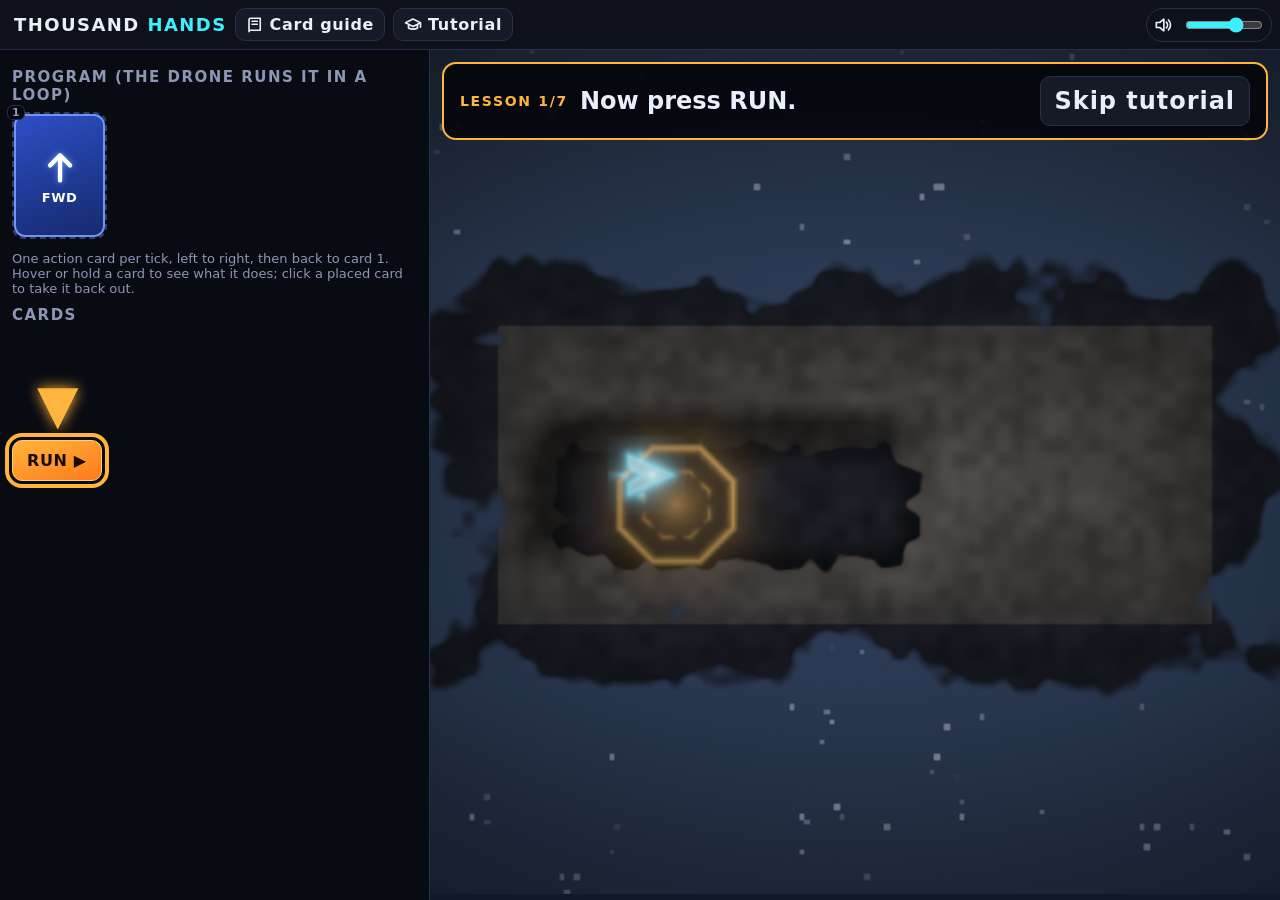
<file: p-r4nzo7pms9xajl/index.html>
<!doctype html>
<html lang="en">
<head><meta name="robots" content="noindex,nofollow">
<meta charset="utf-8">
<meta name="viewport" content="width=device-width, initial-scale=1, viewport-fit=cover">
<title>Thousand Hands</title>
<style>
:root {
  --bg: #06070c; --panel: #0e1119; --panel2: #151a26; --line: #26304a; --text: #e9eefc; --dim: #8c97b5;
  --amber: #ffb43d; --cyan: #3df0ff; --mag: #ff4fe5; --gold: #ffc23d; --green: #69ff7e; --red: #ff4f5e; --blue: #5c86ff;
  --font: system-ui, -apple-system, "Segoe UI", "Cantarell", "Liberation Sans", Roboto, sans-serif;
}
* { box-sizing: border-box; }
html, body { margin: 0; height: 100%; background: var(--bg); color: var(--text); font-family: var(--font); overflow: hidden; }
body.clip { cursor: none; }
button { font: inherit; color: inherit; cursor: pointer; }
#app { display: grid; grid-template-rows: auto 1fr; height: 100%; }
#topbar { display: flex; gap: 14px; align-items: center; padding: 8px 14px; background: var(--panel); border-bottom: 1px solid var(--line); flex-wrap: wrap; min-height: 48px; }
#topbar .brand { font-weight: 900; letter-spacing: 0.08em; font-size: 18px; }
#topbar .brand b { color: var(--cyan); }
.pill { background: var(--panel2); border: 1px solid var(--line); border-radius: 999px; padding: 4px 12px; font-size: 14px; font-weight: 700; white-space: nowrap; }
.pill.q { color: var(--amber); }
#relicbar { display: flex; gap: 6px; flex-wrap: wrap; }
#main { display: grid; grid-template-columns: minmax(320px, 430px) 1fr; min-height: 0; }
#side { overflow-y: auto; padding: 12px; border-right: 1px solid var(--line); background: #090b12; }
#stage { position: relative; min-height: 0; min-width: 0; }
#board { position: absolute; inset: 0; width: 100%; height: 100%; display: block; }
h2 { margin: 6px 0 8px; font-size: 15px; letter-spacing: 0.1em; color: var(--dim); text-transform: uppercase; }
.biome { background: var(--panel2); border: 1px solid var(--line); border-radius: 12px; padding: 10px 12px; margin-bottom: 12px; }
.biome .name { font-size: 22px; font-weight: 900; letter-spacing: 0.06em; text-transform: uppercase; }
.biome .desc { color: var(--dim); font-size: 14px; margin-top: 2px; }
.biome .quota { font-size: 18px; font-weight: 800; color: var(--amber); margin-top: 6px; }
#slots { display: grid; grid-template-columns: repeat(4, 1fr); gap: 8px; margin-bottom: 12px; }
.slot { position: relative; aspect-ratio: 3 / 4; border: 2px dashed #34405e; border-radius: 12px; display: flex; align-items: center; justify-content: center; color: #3b4766; font-size: 26px; font-weight: 900; }
.slot.sel { border-color: var(--cyan); box-shadow: 0 0 0 2px #3df0ff44 inset; }
.slot .idx { position: absolute; top: -9px; left: -7px; background: var(--bg); color: var(--dim); font-size: 11px; font-weight: 800; padding: 0 4px; border-radius: 6px; border: 1px solid var(--line); z-index: 2; }
.slot.hot { border-color: var(--cyan); background: #3df0ff12; }
.slot.run { box-shadow: 0 0 0 3px var(--amber); }
.card { position: relative; width: 100%; height: 100%; border-radius: 11px; display: flex; flex-direction: column; align-items: center; justify-content: center; gap: 4px;
  background: linear-gradient(160deg, var(--c1), var(--c2)); border: 2px solid var(--c0); color: #fff; font-weight: 900; font-size: 13px; letter-spacing: 0.04em; user-select: none; touch-action: none; text-align: center; line-height: 1.05; }
.card svg { width: 46%; height: auto; stroke: #fff; fill: none; stroke-width: 2.6; stroke-linecap: round; stroke-linejoin: round; filter: drop-shadow(0 0 3px var(--c0)); }
.card .free { position: absolute; top: 4px; right: 5px; font-size: 9px; background: #0008; border-radius: 4px; padding: 1px 3px; color: #cfe; }
.card.ctrl { border-style: dashed; }
#pool { display: grid; grid-template-columns: repeat(auto-fill, minmax(64px, 1fr)); gap: 7px; margin-bottom: 12px; }
#pool .pc { aspect-ratio: 3 / 4; cursor: grab; }
#pool .pc.used { opacity: 0.22; cursor: default; }
.btnrow { display: flex; gap: 8px; flex-wrap: wrap; margin-bottom: 10px; }
.btn { background: var(--panel2); border: 1px solid var(--line); border-radius: 10px; padding: 10px 14px; font-weight: 800; letter-spacing: 0.04em; }
.btn:hover { border-color: #4a5a85; }
.btn.go { background: linear-gradient(160deg, #ffb43d, #ff7a1a); color: #1a0d00; border-color: #ffcd7a; }
.btn.test { background: linear-gradient(160deg, #1f6bff, #1238a8); border-color: #6c9bff; }
.btn.on { border-color: var(--cyan); color: var(--cyan); }
#info { color: var(--dim); font-size: 13px; min-height: 36px; margin-bottom: 8px; }
#testres { font-size: 14px; font-weight: 700; min-height: 20px; margin-bottom: 8px; }
#hud { position: absolute; left: 12px; right: 12px; top: 10px; display: flex; gap: 10px; flex-wrap: wrap; align-items: center; pointer-events: none; }
#hud .big { font-size: 26px; font-weight: 900; text-shadow: 0 2px 8px #000; }
#hud .lab { font-size: 11px; color: var(--dim); letter-spacing: 0.12em; }
#hud .box { background: #06070ccc; border: 1px solid var(--line); border-radius: 10px; padding: 6px 12px; }
#hud .ctl { pointer-events: auto; margin-left: auto; display: flex; gap: 6px; }
#bar { position: absolute; left: 0; right: 0; bottom: 0; height: 6px; background: #111827; }
#bar > div { height: 100%; background: linear-gradient(90deg, var(--cyan), var(--amber)); width: 0; }
#overlay { position: fixed; inset: 0; display: none; align-items: center; justify-content: center; background: #03040acc; z-index: 20; padding: 16px; }
#overlay.show { display: flex; }
.modal { background: var(--panel); border: 1px solid var(--line); border-radius: 16px; padding: 20px; max-width: 760px; width: 100%; max-height: 100%; overflow-y: auto; }
.modal h1 { margin: 0 0 6px; font-size: 30px; letter-spacing: 0.06em; }
.modal p { color: var(--dim); margin: 6px 0 12px; }
.choices { display: grid; grid-template-columns: repeat(auto-fit, minmax(170px, 1fr)); gap: 12px; margin: 12px 0; }
.choice { background: var(--panel2); border: 2px solid var(--line); border-radius: 14px; padding: 12px; text-align: left; display: flex; flex-direction: column; gap: 8px; }
.choice:hover { border-color: var(--cyan); }
.choice .cardwrap { width: 90px; height: 120px; align-self: center; }
.choice .t { font-weight: 900; font-size: 17px; }
.choice .d { color: var(--dim); font-size: 13px; }
.choice .tag { font-size: 11px; letter-spacing: 0.12em; text-transform: uppercase; font-weight: 800; }
.shoprow { display: grid; grid-template-columns: 1fr auto; gap: 10px; align-items: center; padding: 10px 0; border-bottom: 1px solid var(--line); }
.shoprow .d { color: var(--dim); font-size: 13px; }
.title { text-align: center; }
.title h1 { font-size: clamp(36px, 7vw, 76px); font-weight: 900; letter-spacing: 0.08em; margin: 0; }
.title h1 b { color: var(--cyan); text-shadow: 0 0 24px #3df0ff88; }
.title .hook { font-size: clamp(16px, 2.4vw, 22px); color: var(--text); margin: 8px 0 18px; }
.relic-ico { width: 30px; height: 30px; border-radius: 8px; display: inline-flex; align-items: center; justify-content: center; font-weight: 900; font-size: 13px; color: #000; }
.stat { font-variant-numeric: tabular-nums; }
@media (max-width: 760px) {
  #main { display: block; }
  #side { border-right: none; border-bottom: 1px solid var(--line); max-height: none; overflow: visible; }
  #app { display: block; height: auto; }
  html { background: var(--bg); }
  html, body { overflow: visible; height: auto; }
  #stage { height: 72vh; }
  #slots { grid-template-columns: repeat(4, 1fr); }
  #hud .big { font-size: 18px; }
}
</style>
</head>
<body>
<div id="app">
  <div id="topbar"></div>
  <div id="main">
    <div id="side"></div>
    <div id="stage"><canvas id="board"></canvas><div id="hud"></div><div id="bar"><div></div></div></div>
  </div>
</div>
<div id="overlay"></div>
<script>(()=>{var Fn=Object.defineProperty;var An=(e,t)=>{for(var r in t)Fn(e,r,{get:t[r],enumerable:!0})};var Je={};An(Je,{BASE:()=>X,BIOMES:()=>Gt,BIOME_INFO:()=>St,BIOME_QUOTA:()=>or,CARDS:()=>re,COMBOS:()=>qt,CONTROL_OPS:()=>je,LESSONS:()=>Vt,MAXD:()=>de,OP:()=>T,ORE_VALUE:()=>On,QUOTAS:()=>tr,RELICS:()=>Qe,RELIC_IDS:()=>Mo,RULE_TICK:()=>xt,SHIFTS:()=>Ie,SHIFT_TICKS:()=>Ye,SIZES:()=>er,STARTER_POOL:()=>yt,T:()=>O,TEST_TICKS:()=>zt,TUTORIAL:()=>Xe,UPGRADES:()=>Ge,UPGRADE_IDS:()=>kt,act:()=>De,biomeSequence:()=>dr,buyBlock:()=>nt,comboHint:()=>To,estimateWorld:()=>Io,generateMap:()=>nr,hash32:()=>Re,isOver:()=>qn,legalActions:()=>$n,makeLessonWorld:()=>Mt,makeTutorialWorld:()=>Ct,makeWorld:()=>me,mulberry32:()=>gt,newRun:()=>Co,normalizeProgram:()=>hr,parseMap:()=>cr,poolCounts:()=>Kt,programString:()=>zn,programValid:()=>fr,quotaFor:()=>rr,runWorld:()=>Tt,slots:()=>$t,socketsUsed:()=>Et,stepWorld:()=>Ee,testRun:()=>Rt,testScore:()=>Wn,upgradeCost:()=>wt});function gt(e){return function(){e|=0,e=e+1831565813|0;let t=Math.imul(e^e>>>15,1|e);return t=t+Math.imul(t^t>>>7,61|t)^t,((t^t>>>14)>>>0)/4294967296}}function Re(...e){let t=-2128831035;for(let r of e){let o=typeof r=="string"?Dn(r):r|0;t=Math.imul(t^o,16777619),t^=t>>>13,t=Math.imul(t,1540483477),t^=t>>>15}return t>>>0}function Dn(e){let t=7;for(let r=0;r<e.length;r++)t=Math.imul(t,31)+e.charCodeAt(r)|0;return t}var O={VOID:0,ROCK:1,COPPER:2,SILVER:3,CRYSTAL:4,ACID:5,BEDROCK:6,HIVE:7},On=[0,0,1,3,10,0,0,0],T={FWD:1,DIG:2,LEFT:3,RIGHT:4,WANDER:5,IFORE:6,IFBLK:7,IFFULL:8,HOME:9,SPLIT:10,SCAN:11,BLAST:12,BEACON:13,FOLLOW:14,JUMP0:15},re={1:{key:"FWD",name:"FWD",tag:null,rarity:0,desc:"Step into the tile ahead, but only if it is open (a tunnel or the hive). Rock, ore and acid block you: the drone just waits that tick. DIG it open first.",tip:"DIG, FWD digs a tunnel: DIG opens the tile, FWD steps in."},2:{key:"DIG",name:"DIG",tag:null,rarity:0,desc:"Dig the tile ahead. Rock loses 1 hardness: soft rock opens on the first DIG, dark hard rock needs 2 or 3. Ore goes into your cargo (if there is room). Acid hurts the drone.",tip:"DIG, DIG, FWD gets through hard rock without bumping."},3:{key:"LEFT",name:"LEFT",tag:null,rarity:0,desc:"Turn left. No step: just face a new way.",tip:"A turn in the loop makes the tunnel bend every time round."},4:{key:"RIGHT",name:"RIGHT",tag:null,rarity:0,desc:"Turn right. No step: just face a new way.",tip:"A turn in the loop makes the tunnel bend every time round."},5:{key:"WANDER",name:"WANDER",tag:"Swarm",rarity:0,desc:"Turn left, turn right, or keep straight: 1 chance in 3 each. Makes tunnels branch out.",tip:"DIG, FWD, WANDER spreads tunnels in every direction."},6:{key:"IFORE",name:"IF ORE",tag:"Prospector",rarity:0,desc:"Free. If ore is right ahead, the next card runs. If not, the next card is skipped (just that one card).",tip:"IF ORE, DIG: dig only when a gem is ahead."},7:{key:"IFBLK",name:"IF BLOCKED",tag:"Engineer",rarity:0,desc:"Free. If the tile ahead is not open (rock, ore or acid), the next card runs. If it is open, the next card is skipped.",tip:"IF BLOCKED, DIG: only dig when something is in the way."},8:{key:"IFFULL",name:"IF FULL",tag:null,rarity:0,desc:"Free. If your cargo is full, the next card runs. If not, the next card is skipped.",tip:"IF FULL, HOME: keep digging until full, then go home."},9:{key:"HOME",name:"HOME",tag:null,rarity:1,desc:"Walk back along your tunnels to the hive (1 tile a tick) and drop off your ore. Then start again from card 1, facing the way you came in.",tip:"Put IF FULL in front of HOME, or your drone goes home every loop."},10:{key:"SPLIT",name:"SPLIT",tag:"Swarm",rarity:1,desc:"Make a copy of this drone on the same tile, facing right of it. The copy starts the program from card 1. Skipped (free) when the hive is full.",tip:"Every drone that runs SPLIT doubles: 1, 2, 4, 8 ... up to the hive cap."},11:{key:"SCAN",name:"SCAN",tag:"Prospector",rarity:1,desc:"Turn toward the nearest silver or crystal within 4 tiles. Copper does not count. Nothing near: no turn.",tip:"SCAN, DIG, FWD homes in on the valuable gems."},12:{key:"BLAST",name:"BLAST",tag:"Engineer",rarity:2,desc:"Blow open the 3x3 rock and acid ahead and scoop up the ore in it. Then it recharges for 20 ticks; until then it works like DIG.",tip:"BLAST, FWD, FWD runs through the hole it just made."},13:{key:"BEACON",name:"BEACON",tag:"Engineer",rarity:1,desc:"Free. Mark the tile you stand on as a fast lane. FWD slides up to 4 tiles along a lane.",tip:"BEACON after FWD paves every tile you walk: your way back is a fast lane."},14:{key:"FOLLOW",name:"FOLLOW",tag:"Engineer",rarity:1,desc:"Like HOME (walk back, drop off, start again from card 1), but up to 4 tiles a tick on fast lanes.",tip:"IF FULL, FOLLOW: race home along your BEACON lanes."},15:{key:"JUMP0",name:"JUMP 1",tag:null,rarity:0,desc:"Free. Jump back to card 1 right away (the cards after it never run).",tip:"JUMP 1 lets you keep spare cards after it out of the loop."}},xt="Every tick, each drone runs its FREE cards, then exactly one ACTION card, left to right, looping back to card 1 after the last one.",qt={8:{9:"IF FULL \u2192 HOME: go home when full.",14:"IF FULL \u2192 FOLLOW: race home along lanes when full.",_:"IF FULL guards the next slot: put HOME there."},6:{2:"IF ORE \u2192 DIG: dig only when a gem is ahead.",12:"IF ORE \u2192 BLAST: blast only at ore.",_:"IF ORE guards the next slot: put DIG there."},7:{2:"IF BLOCKED \u2192 DIG: dig through whatever blocks you.",3:"IF BLOCKED \u2192 LEFT: turn away from walls.",4:"IF BLOCKED \u2192 RIGHT: turn away from walls.",5:"IF BLOCKED \u2192 WANDER: pick a new way at walls.",12:"IF BLOCKED \u2192 BLAST: blast walls.",_:"IF BLOCKED guards the next slot: put DIG or a turn there."}};function To(e,t){let r=qt[e];return r?t&&r[t]||(t?`${re[e].name} \u2192 ${re[t].name}: the ${re[t].name} runs only when the IF is true.`:r._):null}var je=new Set([T.IFORE,T.IFBLK,T.IFFULL,T.JUMP0,T.BEACON]),yt=[T.FWD,T.FWD,T.DIG,T.DIG,T.LEFT,T.RIGHT,T.WANDER,T.IFFULL,T.HOME],Qe={magnet:{name:"Magnet",tag:"Prospector",desc:"Moving drones pick up ore from adjacent tiles."},overclock:{name:"Overclock",tag:"Swarm",desc:"The first 100 ticks of a shift run at 2x."},twinhive:{name:"Twin Hive",tag:"Engineer",desc:"A second deposit point at the far edge."},pheromones:{name:"Pheromones",tag:"Engineer",desc:"HOME and FOLLOW move 1 extra tile per tick."},assay:{name:"Assay",tag:"Prospector",desc:"Silver is worth x2."},mitosis:{name:"Mitosis",tag:"Swarm",desc:"SPLIT makes 2 clones."},hardened:{name:"Hardened",tag:"Survivor",desc:"Drones survive 1 acid hit."},deepcore:{name:"Deep Core",tag:"Prospector",desc:"Crystal is worth x2."},conveyor:{name:"Conveyor",tag:"Engineer",desc:"BEACON with cargo drops it on a conveyor that slides it to the hive."},brood:{name:"Brood",tag:"Swarm",desc:"+4 starting drones each shift."}},Mo=Object.keys(Qe),Ge={cap:{name:"Brood chamber",tag:"Swarm",base:12,growth:4.2,max:6,desc:"Drone cap x2 per level (16 -> 1,024). Only SPLIT can fill it fast."},cargo:{name:"Cargo pods",tag:"Prospector",base:10,growth:1.9,max:6,desc:"Each drone carries 1 more ore per level."},slot:{name:"Program bay",tag:null,base:20,growth:4,max:2,desc:"One more card slot per level (up to 8 cards). Room for longer loops such as WANDER, SCAN, DIG, FWD, DIG, FWD, IF FULL, HOME."},start:{name:"Launch bay",tag:"Survivor",base:8,growth:1.8,max:8,desc:"Shifts begin with 3 more drones per level, but the hive spawns half as often."},refinery:{name:"Smelter",tag:"Swarm",base:30,growth:1,max:1,desc:"Copper is worth 2; silver and crystal are worth 1 less."}},kt=Object.keys(Ge);function wt(e,t){let r=Ge[e];return Math.round(r.base*Math.pow(r.growth,t))}function Et(e){let t=0;for(let r of kt)e.up[r]>0&&t++;return t}function nt(e,t){let r=Ge[t],o=e.up[t];return o>=r.max?"max":o===0&&Et(e)>=X.sockets?"sockets":wt(t,o)>e.credits?"credits":null}var Gt=["veins","clusters","scattered","layered","hazard"],St={veins:"Long thin ore lines. Follow them.",clusters:"Rich silver and crystal pockets, far from the hive.",scattered:"Sparse ore everywhere.",layered:"Rings of hardness; richer ore further out.",hazard:"Acid pockets around the ore. Digging acid destroys a drone."},Ie=8,Ye=600,zt=300,er=[48,48,52,56,60,64,68,72],tr=[27,76,92,96,100,110,130,140],or={veins:1.51,clusters:2.08,scattered:.76,layered:.71,hazard:.59};function rr(e,t,r=tr){return Math.max(1,Math.round(r[e]*or[t]))}var X={cap:8,capOffset:1,cargo:3,slots:6,startDrones:4,spawnEvery:30,spawnShift:20,blastCd:20,scanR:4,scanPrecious:1,splitFree:1,sockets:2,starterBelt:1,startPer:3,bayspawnEvery:60,acidSplash:0,laneLen:4,maxGuard:8},We=[1,0,-1,0],He=[0,1,0,-1];function Jo(e,t,r,o){let n=Math.ceil(e/r)+2,i=Math.ceil(t/r)+2,s=new Float32Array(n*i);for(let l=0;l<s.length;l++)s[l]=o();let a=new Float32Array(e*t);for(let l=0;l<t;l++)for(let c=0;c<e;c++){let d=c/r,h=l/r,m=d|0,S=h|0,k=d-m,g=h-S,f=k*k*(3-2*k),y=g*g*(3-2*g),u=s[S*n+m],P=s[S*n+m+1],D=s[(S+1)*n+m],$=s[(S+1)*n+m+1];a[l*e+c]=(u+(P-u)*f)*(1-y)+(D+($-D)*f)*y}return a}function Be(e,t,r){let o=e();return o<t?O.COPPER:o<t+r?O.SILVER:O.CRYSTAL}function nr(e,t,r,o={}){let n=gt(Re(t,"map",e)),i=r,s=r,a=i*s,l=new Uint8Array(a),c=new Uint8Array(a),d=(i>>1)-1,h=(s>>1)-1,m=Jo(i,s,6,n),S=Jo(i,s,3,n),k=i/2;for(let p=0;p<s;p++)for(let x=0;x<i;x++){let E=p*i+x;if(x===0||p===0||x===i-1||p===s-1){l[E]=O.BEDROCK;continue}l[E]=O.ROCK;let w=m[E]*.75+S[E]*.25;c[E]=w<.42?1:w<.62?2:3}let g=(p,x)=>p>0&&x>0&&p<i-1&&x<s-1,f=(p,x)=>Math.hypot(p-d-.5,x-h-.5),y=(p,x,E)=>{if(!g(p,x))return;let w=x*i+p;(l[w]===O.ROCK||l[w]===O.ACID)&&(l[w]=E,c[w]=1)},u=(i-2)*(s-2);if(e==="veins"){let p=Math.round(u/190);for(let x=0;x<p;x++){let E=2+n()*(i-4),w=2+n()*(s-4),I=n()*Math.PI*2,v=14+n()*30,R=Be(n,.62,.3);for(let A=0;A<v&&(y(Math.round(E),Math.round(w),n()<.08?Be(n,.3,.5):R),I+=(n()-.5)*.7,E+=Math.cos(I),w+=Math.sin(I),!!g(Math.round(E),Math.round(w)));A++);}}else if(e==="clusters"){let p=Math.round(u/260),x=n()*Math.PI*2;for(let E=0;E<p;E++){let w=x+E/p*Math.PI*2*2.618+(n()-.5)*.5,I=k*(.4+.5*(E*.618%1)),v=Math.min(i-4,Math.max(3,d+Math.cos(w)*I)),R=Math.min(s-4,Math.max(3,h+Math.sin(w)*I)),A=1.6+n()*2.2,U=n();for(let B=Math.floor(R-A);B<=R+A;B++)for(let z=Math.floor(v-A);z<=v+A;z++)Math.hypot(z-v,B-R)<=A&&n()<.85&&y(z,B,U<.55?Be(n,.25,.6):Be(n,.1,.55))}for(let E=0;E<u*.025;E++)y(1+(n()*(i-2)|0),1+(n()*(s-2)|0),O.COPPER)}else if(e==="scattered")for(let p=1;p<s-1;p++)for(let x=1;x<i-1;x++)n()<.085&&y(x,p,Be(n,.78,.19));else if(e==="layered")for(let p=1;p<s-1;p++)for(let x=1;x<i-1;x++){let E=f(x,p),w=Math.floor(E/4),I=p*i+x;if(c[I]=w%2===0?w===0?1:2:3,w%2===1)c[I]=3;else if(n()<.1+.012*w){let v=w<2?O.COPPER:w<4?Be(n,.5,.45):Be(n,.2,.6);y(x,p,v)}}else if(e==="tutorial"){for(let p=1;p<s-1;p++)for(let x=1;x<i-1;x++){let E=p*i+x;c[E]=m[E]<.6?1:2,n()<.1&&y(x,p,Be(n,.6,.32))}for(let p=h-1;p<=h+2;p++)for(let x=d+3;x<=d+10;x++){let E=p*i+x;x>=d+5&&x<=d+9?y(x,p,O.COPPER):(l[E]=O.ROCK,c[E]=1)}}else if(e==="hazard"){let p=Math.round(u/170);for(let x=0;x<p;x++){let E=3+n()*(i-6),w=3+n()*(s-6);if(f(E,w)<5)continue;let I=1.3+n()*1.8;for(let v=Math.floor(w-I-2);v<=w+I+2;v++)for(let R=Math.floor(E-I-2);R<=E+I+2;R++){if(!g(R,v))continue;let A=Math.hypot(R-E,v-w);if(A<=I)n()<.85&&y(R,v,Be(n,.35,.5));else if(A<=I+1.5&&n()<.55&&f(R,v)>7){let U=v*i+R;l[U]===O.ROCK&&(l[U]=O.ACID)}}}for(let x=0;x<u*.006;x++){let E=1+(n()*(i-2)|0),w=1+(n()*(s-2)|0);f(E,w)>7&&l[w*i+E]===O.ROCK&&(l[w*i+E]=O.ACID)}}if(o.starter){let p=gt(Re(t,"belt"));for(let x=1;x<s-1;x++)for(let E=1;E<i-1;E++){let w=f(E,x),I=x*i+E;w>=3.5&&w<=8&&l[I]===O.ROCK&&(c[I]=Math.min(c[I],2),p()<.2&&y(E,x,O.COPPER))}}let P=[];for(let p=h-1;p<=h+2;p++)for(let x=d-1;x<=d+2;x++){let E=p*i+x,w=x>=d&&x<=d+1&&p>=h&&p<=h+1;l[E]=w?O.HIVE:O.VOID,c[E]=0,w&&P.push(E)}let D=n()*4|0,$=D===0?i-4:D===2?2:d,M=D===1?s-4:D===3?2:h,F=[M*i+$,M*i+$+1,(M+1)*i+$,(M+1)*i+$+1];return{W:i,H:s,tile:l,hard:c,hive:P,twin:F}}var ir=1<<29,de=4096,bt=0,ko=1,Eo=2,mt=3;function Pn(e){let t=e.filter(r=>r>0);return Uint8Array.from(t.length?t:[0])}function me(e){let t=e.map?cr(e.map):nr(e.biome,e.seed,e.size,{starter:!!e.starter}),r=e.relics instanceof Set?e.relics:new Set(e.relics||[]),o=e.up||{},n=t.W,i=t.H,s=n*i,a={W:n,H:i,N:s,biome:e.biome,tile:t.tile,hard:t.hard,hive:t.hive,dist:new Int32Array(s).fill(ir),beacon:new Uint8Array(s),prog:Pn(e.program),cap:Math.min(de,X.cap<<(o.cap||0)),cargoCap:X.cargo+(o.cargo||0),speed:o.speed||0,rel:{magnet:r.has("magnet"),overclock:r.has("overclock"),twinhive:r.has("twinhive"),pheromones:r.has("pheromones"),assay:r.has("assay"),mitosis:r.has("mitosis"),hardened:r.has("hardened"),deepcore:r.has("deepcore"),conveyor:r.has("conveyor"),brood:r.has("brood")},ticks:e.ticks||Ye,tick:0,spawnEvery:e.spawnEvery!==void 0?e.spawnEvery:o.start>0?X.bayspawnEvery:X.spawnEvery,n:0,x:new Int16Array(de),y:new Int16Array(de),px:new Int16Array(de),py:new Int16Array(de),dir:new Uint8Array(de),pc:new Uint8Array(de),cargo:new Uint8Array(de),cval:new Uint16Array(de),mode:new Uint8Array(de),rng:new Uint32Array(de),cdUntil:new Int32Array(de),hits:new Uint8Array(de),uid:new Int32Array(de),nextUid:0,traceDrone:-1,trace:null,traceIndex:-1,conveyorAt:new Float64Array((e.ticks||Ye)+2),q:new Int32Array(s*2),digTick:new Int32Array(s),delivered:0,deliveredUnits:0,deaths:0,splits:0,spawned:0,opened:0,peak:0,blasts:0,rngSeed:Re(e.seed,"drones"),track:!!e.track,dirty:[],events:[],oreVal:[0,0,o.refinery?2:1,(r.has("assay")?6:3)-(o.refinery?1:0),(r.has("deepcore")?20:10)-(o.refinery?1:0),0,0,0]};if(a.rel.twinhive)for(let m of t.twin)a.tile[m]=O.HIVE,a.hard[m]=0;let l=a.q,c=0,d=0;for(let m=0;m<s;m++)a.tile[m]===O.HIVE&&(a.dist[m]=0,l[d++]=m);for(;c<d;){let m=l[c++],S=a.dist[m]+1;for(let k=0;k<4;k++){let g=m+We[k]+He[k]*n;(a.tile[g]===O.VOID||a.tile[g]===O.HIVE)&&a.dist[g]>S&&(a.dist[g]=S,l[d++]=g)}}let h=Math.min(a.cap,e.startDrones!==void 0?e.startDrones:X.startDrones+X.startPer*(o.start||0)+(a.rel.brood?4:0));for(let m=0;m<h;m++)lr(a);return a.peak=a.n,a}function sr(e){return e^=e<<13,e^=e>>>17,e^=e<<5,e>>>0}function ar(e,t,r,o){if(e.n>=e.cap)return-1;let n=e.n++;return e.x[n]=t,e.y[n]=r,e.px[n]=t,e.py[n]=r,e.dir[n]=o,e.pc[n]=0,e.cargo[n]=0,e.cval[n]=0,e.mode[n]=bt,e.cdUntil[n]=0,e.hits[n]=e.rel.hardened?1:0,e.uid[n]=e.nextUid++,e.rngSeed=sr(e.rngSeed+2654435769|0)||1,e.rng[n]=e.rngSeed,e.n>e.peak&&(e.peak=e.n),n}function lr(e){let t=e.hive[e.spawned%e.hive.length],r=ar(e,t%e.W,t/e.W|0,e.spawned&3);return r>=0&&e.spawned++,r}function vt(e,t){let r=e.tile,o=e.dist,n=e.W,i=e.q,s=i.length;r[t]=O.VOID,e.hard[t]=0,e.opened++,e.track&&e.dirty.push(t);let a=ir;for(let d=0;d<4;d++){let h=t+We[d]+He[d]*n,m=r[h];(m===O.VOID||m===O.HIVE)&&o[h]+1<a&&(a=o[h]+1)}if(a>=o[t])return;o[t]=a;let l=0,c=0;for(i[c++]=t;l!==c;){let d=i[l];l=(l+1)%s;let h=o[d]+1;for(let m=0;m<4;m++){let S=d+We[m]+He[m]*n,k=r[S];(k===O.VOID||k===O.HIVE)&&o[S]>h&&(o[S]=h,i[c]=S,c=(c+1)%s)}}}function So(e,t,r){return e.cargo[t]>=e.cargoCap?!1:(e.cargo[t]++,e.cval[t]+=e.oreVal[e.tile[r]],e.track&&e.events.push(2,r),vt(e,r),!0)}function Nn(e,t,r){if(X.acidSplash){let o=e.x[t],n=e.y[t];for(let i=0;i<e.n;i++)i===t||e.mode[i]===mt||e.x[i]!==o||e.y[i]!==n||(e.hits[i]>0?e.hits[i]--:(e.mode[i]=mt,e.deaths++))}return e.hits[t]>0?(e.hits[t]--,vt(e,r),!1):(e.mode[t]=mt,e.deaths++,vt(e,r),e.track&&e.events.push(3,r),!0)}function Zo(e,t,r){let o=e.tile[r];return o===O.ROCK?e.digTick[r]===e.tick+1?"noop":(e.digTick[r]=e.tick+1,--e.hard[r]<=0?vt(e,r):e.track&&e.dirty.push(r),"dug"):o>=O.COPPER&&o<=O.CRYSTAL?So(e,t,r)?"picked":"noop":o===O.ACID?(Nn(e,t,r),"hurt"):"noop"}var Ht=(()=>{let e=[];for(let t=1;t<=4;t++)for(let r=-t;r<=t;r++)for(let o=-t;o<=t;o++)Math.abs(o)+Math.abs(r)===t&&e.push(o,r);return Int8Array.from(e)})();function _n(e,t){e.cval[t]&&(e.delivered+=e.cval[t],e.deliveredUnits+=e.cargo[t],e.track&&e.events.push(1,e.y[t]*e.W+e.x[t],e.cval[t])),e.cargo[t]=0,e.cval[t]=0,e.mode[t]=bt,e.pc[t]=0}function wo(e,t){let r=e.W,o=e.dist,n=e.tile,i=e.beacon,s=e.mode[t]===Eo,a=e.rel.pheromones?1:0,l=0;for(;;){let c=e.y[t]*r+e.x[t],d=o[c];if(d===0){_n(e,t);return}let h=(s&&i[c]?X.laneLen:1)+a;if(l>=h)return;let m=-1,S=0;for(let k=0;k<4;k++){let g=e.dir[t]+k&3,f=c+We[g]+He[g]*r,y=n[f];(y===O.VOID||y===O.HIVE)&&o[f]<d&&(m<0||o[f]<o[m])&&(m=f,S=g)}if(m<0){e.mode[t]=bt;return}e.x[t]=m%r,e.y[t]=m/r|0,e.dir[t]=S,l++}}var Un=e=>je.has(e)?"free":"action";function Bn(e,t){let r=e.traceDrone>=0&&e.uid[t]===e.traceDrone&&e.trace?e.trace.steps:null;if(e.mode[t]===ko||e.mode[t]===Eo){if(!r){wo(e,t);return}let c=e.prog.length,d=e.mode[t]===ko?T.HOME:T.FOLLOW,h=(e.pc[t]+c-1)%c;wo(e,t),r.push({pc:h,op:d,kind:"action",cond:null,result:e.mode[t]===bt?"delivered":"home"});return}let o=e.prog,n=o.length,i=e.W,s=e.tile,a=e.pc[t],l=0;for(;;){let c=a,d=o[a];a++,a>=n&&(a=0);let h=e.dir[t],m=(e.y[t]+He[h])*i+e.x[t]+We[h],S=s[m];if(d===T.IFORE||d===T.IFBLK||d===T.IFFULL){let g=d===T.IFORE?S>=O.COPPER&&S<=O.CRYSTAL:d===T.IFBLK?!(S===O.VOID||S===O.HIVE):e.cargo[t]>=e.cargoCap;if(r&&r.push({pc:c,op:d,kind:"free",cond:g?1:0,result:null}),g||(r&&r.push({pc:a,op:o[a],kind:Un(o[a]),cond:null,result:"skipped"}),a++,a>=n&&(a=0)),++l>=X.maxGuard)break;continue}if(d===T.JUMP0){if(r&&r.push({pc:c,op:d,kind:"free",cond:null,result:"noop"}),a=0,++l>=X.maxGuard)break;continue}if(d===T.SPLIT&&X.splitFree&&e.n>=e.cap){if(r&&r.push({pc:c,op:d,kind:"free",cond:null,result:"skipped"}),++l>=X.maxGuard)break;continue}if(d===T.BEACON){let g=e.y[t]*i+e.x[t];if(e.beacon[g]||(e.beacon[g]=1,e.track&&e.dirty.push(g)),e.rel.conveyor&&e.cval[t]>0){let f=e.tick+1+(e.dist[g]+1>>1);f<e.conveyorAt.length&&(e.conveyorAt[f]+=e.cval[t]),e.track&&e.events.push(5,g,e.cval[t]),e.cargo[t]=0,e.cval[t]=0}if(r&&r.push({pc:c,op:d,kind:"free",cond:null,result:"noop"}),++l>=X.maxGuard)break;continue}let k="noop";switch(d){case T.FWD:if(S===O.VOID||S===O.HIVE){k="moved",e.x[t]+=We[h],e.y[t]+=He[h];for(let g=1;g<X.laneLen&&e.beacon[e.y[t]*i+e.x[t]];g++){let f=e.x[t]+We[h],y=e.y[t]+He[h],u=y*i+f;if(!e.beacon[u]||!(s[u]===O.VOID||s[u]===O.HIVE))break;e.x[t]=f,e.y[t]=y}if(e.rel.magnet&&e.cargo[t]<e.cargoCap){let g=e.y[t]*i+e.x[t];for(let f=0;f<4;f++){let y=g+We[f]+He[f]*i,u=s[y];if(u>=O.COPPER&&u<=O.CRYSTAL){So(e,t,y);break}}}}else k="blocked";break;case T.DIG:k=Zo(e,t,m);break;case T.LEFT:e.dir[t]=h+3&3,k="turned";break;case T.RIGHT:e.dir[t]=h+1&3,k="turned";break;case T.WANDER:{let g=sr(e.rng[t]);e.rng[t]=g;let f=g%3;f===1?e.dir[t]=h+1&3:f===2&&(e.dir[t]=h+3&3),k=f?"turned":"noop";break}case T.HOME:case T.FOLLOW:e.mode[t]=d===T.HOME?ko:Eo,e.pc[t]=a,wo(e,t),r&&r.push({pc:c,op:d,kind:"action",cond:null,result:e.mode[t]===bt?"delivered":"home"});return;case T.SPLIT:{let g=e.rel.mitosis?2:1;for(let f=0;f<g&&!(ar(e,e.x[t],e.y[t],h+(f===0?1:3)&3)<0);f++)e.splits++,k="split";break}case T.SCAN:{let g=e.x[t],f=e.y[t];for(let y=0,u=4*X.scanR*(X.scanR+1);y<u;y+=2){let P=g+Ht[y],D=f+Ht[y+1];if(P<0||D<0||P>=i||D>=e.H)continue;let $=s[D*i+P];if($>=(X.scanPrecious?O.SILVER:O.COPPER)&&$<=O.CRYSTAL){let M=Ht[y],F=Ht[y+1];e.dir[t]=Math.abs(M)>=Math.abs(F)?M>0?0:2:F>0?1:3,k="turned";break}}break}case T.BLAST:{if(e.tick<e.cdUntil[t]){k=Zo(e,t,m);break}e.cdUntil[t]=e.tick+X.blastCd,e.blasts++,k="dug";let g=e.x[t]+We[h],f=e.y[t]+He[h];e.track&&e.events.push(4,f*i+g);for(let y=f-1;y<=f+1;y++)for(let u=g-1;u<=g+1;u++){if(u<1||y<1||u>=i-1||y>=e.H-1)continue;let P=y*i+u,D=s[P];D===O.ROCK||D===O.ACID?vt(e,P):D>=O.COPPER&&D<=O.CRYSTAL&&So(e,t,P)}break}default:break}r&&r.push({pc:c,op:d,kind:"action",cond:null,result:k});break}e.pc[t]=a}function Ee(e){if(e.tick>=e.ticks)return!1;if(e.traceDrone>=0){e.trace={tick:e.tick,steps:[]};let o=-1;for(let n=0;n<e.n;n++)if(e.uid[n]===e.traceDrone){o=n;break}e.traceIndex=o}else e.trace&&(e.trace=null,e.traceIndex=-1);let t=e.n;for(let o=0;o<t;o++)e.px[o]=e.x[o],e.py[o]=e.y[o];let r=1;(e.speed===2||e.speed===1&&(e.tick&1)===0)&&(r=2),e.rel.overclock&&e.tick<100&&(r*=2);for(let o=0;o<r;o++)for(let n=0;n<t;n++)e.mode[n]!==mt&&Bn(e,n);if(e.deaths){let o=0;for(let n=0;n<e.n;n++)e.mode[n]!==mt&&(o!==n&&(e.x[o]=e.x[n],e.y[o]=e.y[n],e.px[o]=e.px[n],e.py[o]=e.py[n],e.dir[o]=e.dir[n],e.pc[o]=e.pc[n],e.cargo[o]=e.cargo[n],e.cval[o]=e.cval[n],e.mode[o]=e.mode[n],e.rng[o]=e.rng[n],e.cdUntil[o]=e.cdUntil[n],e.hits[o]=e.hits[n],e.uid[o]=e.uid[n]),o++);e.n=o}if(e.spawnEvery&&e.tick%e.spawnEvery===e.spawnEvery-1)for(let o=Math.max(1,e.cap>>X.spawnShift);o>0&&e.n<e.cap;o--)lr(e);if(e.tick++,e.capStages)for(let[o,n]of e.capStages)e.tick===o&&(e.cap=Math.min(de,n));return e.conveyorAt[e.tick]&&(e.delivered+=e.conveyorAt[e.tick],e.track&&e.events.push(6,0,e.conveyorAt[e.tick])),e.tick<e.ticks}function Tt(e){for(;Ee(e););return e.delivered}function cr(e){let t=e.length,r=e[0].length,o=r*t,n=new Uint8Array(o),i=new Uint8Array(o),s=[],a={"#":[O.BEDROCK,0],".":[O.VOID,0],r:[O.ROCK,1],R:[O.ROCK,2],c:[O.COPPER,1],s:[O.SILVER,1],a:[O.ACID,0],H:[O.HIVE,0]};for(let l=0;l<t;l++)for(let c=0;c<r;c++){let d=e[l][c],h=l*r+c,[m,S]=a[d]||a["#"];n[h]=c===0||l===0||c===r-1||l===t-1?O.BEDROCK:m,i[h]=S,n[h]===O.HIVE&&s.push(h)}return s.sort((l,c)=>(l/r|0)-(c/r|0)||c-l),{W:r,H:t,tile:n,hard:i,hive:s,twin:[s[0],s[0],s[0],s[0]]}}var Vt=[{id:"fwd",title:"FWD",ticks:24,speed:.3,program:[T.FWD],pool:[],guide:[],goal:"blocked",map:["##############","#rrrrrrrrrrrr#","#rrrrrrrrrrrr#","#rHH....rrrrr#","#rHH....rrrrr#","#rrrrrrrrrrrr#","##############"]},{id:"dig",title:"DIG + FWD",ticks:40,speed:.5,program:[0,T.FWD],pool:[T.LEFT,T.DIG],guide:[T.DIG],goal:"picked",map:["##############","#rrrrrrrrrrrr#","#rrrrrrrrrrrr#","#rHHrrrcrrrrr#","#rHHrrrrrrrrr#","#rrrrrrrrrrrr#","##############"]},{id:"ifore",title:"IF ORE",ticks:14,speed:.5,program:[0,T.DIG,T.FWD],pool:[T.IFORE,T.LEFT],guide:[T.IFORE],goal:"ifore",map:["##############","#rrrrrrrrrrrr#","#rrrrrrrrrrrr#","#rHH.c..c.rrr#","#rHHrrrrrrrrr#","#rrrrrrrrrrrr#","##############"]},{id:"order",title:"Order and hard rock",ticks:13,speed:.3,program:[0,0,0],pool:[T.FWD,T.DIG,T.DIG],guide:[T.DIG,T.DIG,T.FWD],goal:"picked",map:["##############","#rrrrrrrrrrrr#","#rrrrrrrrrrrr#","#rHHRRRRcrrrr#","#rHHRRRRRrrrr#","#rrrrrrrrrrrr#","##############"]},{id:"home",title:"IF FULL \u2192 HOME",ticks:44,speed:.5,program:[T.DIG,T.FWD,0,0],pool:[T.HOME,T.LEFT,T.IFFULL],guide:[T.IFFULL,T.HOME],goal:"delivered3",map:["##############","#rrrrrrrrrrrr#","#rrrrrrrrrrrr#","#rrrrHHccccrr#","#rrrrHHrrrrrr#","#rrrrrrrrrrrr#","##############"]},{id:"turn",title:"Turns and WANDER",ticks:90,speed:1,program:[T.DIG,T.FWD,0],pool:[T.LEFT,T.RIGHT,T.WANDER],guide:[T.WANDER],goal:"pickedOffRow",seed:7,map:["################","#cccccccccccccc#","#rrrrrrrrrrrrrr#","#rrrrrrrrrrrrrr#","#rrrHHrrrrrrrrr#","#rrrHHrrrrrrrrr#","#rrrrrrrrrrrrrr#","#rrrrrrrrrrrrrr#","#cccccccccccccc#","################"]}];function Mt(e,t){let r=Vt[e];return me({biome:"tutorial",map:r.map,seed:r.seed||1,program:t,up:{},relics:[],ticks:r.ticks,startDrones:1,spawnEvery:0,track:!0})}var Xe={seed:4242,testSeed:4343,size:44,ticks:[240,200,760],testTicks:240,stageEvery:140};function Ct(e,t,r={}){let o=!!r.test,n=me({biome:"tutorial",seed:o?Xe.testSeed:Xe.seed,size:Xe.size,program:e,up:{cap:7},relics:[],ticks:o?Xe.testTicks:Xe.ticks[t-1],startDrones:1,spawnEvery:0,track:!0});if(t<3)n.cap=1;else if(o)n.cap=64;else{let i=Xe.stageEvery;n.cap=64,n.capStages=[[i,128],[2*i,256],[3*i,512],[4*i,1024]]}return n}function dr(e){let t=gt(Re(e,"biomes")),r=[],o=t()<.5?"veins":"scattered";r.push(o);let n=Gt.slice();for(let i=n.length-1;i>0;i--){let s=t()*(i+1)|0;[n[i],n[s]]=[n[s],n[i]]}for(r.push(...n);r.length<Ie;)r.push(Gt[t()*Gt.length|0]);return r}function Co(e,t={}){e=e>>>0;let r={seed:e,shift:0,phase:"program",pool:yt.slice(),program:[T.DIG,T.FWD,T.IFFULL,T.HOME,0,0],up:{cap:0,cargo:0,slot:0,speed:0,start:0,refinery:0},relics:[],credits:0,biomes:t.biomes||dr(e),quotas:null,sizes:(t.sizes||er).slice(),offers:null,relicOffers:null,rnd:gt(Re(e,"run")),results:[],tests:0,log:[],won:!1,over:!1,world:null};return r.quotas=t.quotas?t.quotas.slice():r.biomes.map((o,n)=>rr(n,o)),r}function $t(e){return X.slots+e.up.slot}function Kt(e){let t=new Uint8Array(16);for(let r of e)t[r]++;return t}function fr(e,t){if(t.length!==$t(e))return!1;let r=Kt(e.pool);for(let o of t)if(o!==0){if(!(o>=1&&o<=15)||r[o]===0)return!1;r[o]--}return!0}function hr(e,t){let r=t.slice(0,$t(e));for(;r.length<$t(e);)r.push(0);return r}function Ro(e,t,r){return{biome:e.biomes[e.shift],size:e.sizes[e.shift],program:t,seed:r?Re(e.seed,"test",e.shift):Re(e.seed,"shift",e.shift),up:{...e.up,cap:e.up.cap+X.capOffset},relics:e.relics,ticks:r?zt:Ye,starter:e.shift===0&&!!X.starterBelt}}function Io(e,t,r){return me({...Ro(e,t,!1),seed:Re(e.seed,"estimate",e.shift,r)})}function Rt(e,t,r=!1){let o=me({...Ro(e,t,!0),track:r});return r||Tt(o),o}function Wn(e,t){return e.tests++,Rt(e,t).delivered}function Hn(e){if(e.shift===0)return[T.SPLIT,T.SCAN,T.BLAST,T.BEACON];let t=Object.keys(re).map(Number),r=n=>[6,3,1.5][re[n].rarity]*(yt.includes(n)?.5:1),o=[];for(;o.length<3;){let n=0;for(let s of t)o.includes(s)||(n+=r(s));let i=e.rnd()*n;for(let s of t)if(!o.includes(s)&&(i-=r(s),i<=0)){o.push(s);break}}return o}function Gn(e){let t=Mo.filter(n=>!e.relics.includes(n)),r=t.splice(e.rnd()*t.length|0,1)[0],o=t.splice(e.rnd()*t.length|0,1)[0];return[r,o]}function $n(e){switch(e.phase){case"program":return[{type:"program"},{type:"start"}];case"shift":return[{type:"finish"}];case"draft":return e.offers.map((t,r)=>({type:"draft",i:r})).concat([{type:"draft",i:-1}]);case"shop":{let t=[{type:"shopDone"}];for(let r of kt)nt(e,r)||t.push({type:"buy",id:r});return t}case"relic":return e.relicOffers.map((t,r)=>({type:"relic",i:r}));default:return[]}}function De(e,t){switch(t.type){case"program":{if(e.phase!=="program")throw new Error("not in program phase");let r=hr(e,t.program);if(!fr(e,r))throw new Error("program uses cards not in the pool");return e.program=r,e}case"start":{if(e.phase!=="program")throw new Error("not in program phase");return e.world=me({...Ro(e,e.program,!1),track:!!t.track}),e.phase="shift",e}case"finish":{if(e.phase!=="shift")throw new Error("not in shift");let r=e.world;r.tick<r.ticks&&Tt(r);let o=r.delivered,n=e.quotas[e.shift];return e.results.push({shift:e.shift,biome:e.biomes[e.shift],delivered:o,quota:n,pass:o>=n,peak:r.peak,deaths:r.deaths,program:e.program.slice()}),e.world=null,o<n?(e.phase="over",e.over=!0,e.won=!1,e):(e.credits+=o,e.shift===Ie-1?(e.phase="over",e.over=!0,e.won=!0,e):(e.offers=Hn(e),e.phase="draft",e))}case"draft":{if(e.phase!=="draft")throw new Error("not drafting");if(t.i>=0){let r=e.offers[t.i];if(r===void 0)throw new Error("bad offer");e.pool.push(r),e.log.push({t:"draft",c:r})}return e.offers=null,e.phase="shop",e}case"buy":{if(e.phase!=="shop")throw new Error("not shopping");if(!Ge[t.id])throw new Error("bad upgrade");let o=e.up[t.id],n=wt(t.id,o);if(nt(e,t.id))throw new Error("cannot buy: "+nt(e,t.id));return e.credits-=n,e.up[t.id]++,e.log.push({t:"buy",id:t.id}),t.id==="slot"&&e.program.push(0),e}case"shopDone":{if(e.phase!=="shop")throw new Error("not shopping");let r=e.shift;return e.shift++,(r+1)%2===0&&e.relics.length<Mo.length?(e.relicOffers=Gn(e),e.phase="relic"):e.phase="program",e}case"relic":{if(e.phase!=="relic")throw new Error("not choosing relic");let r=e.relicOffers[t.i];if(!r)throw new Error("bad relic");return e.relics.push(r),e.log.push({t:"relic",r}),e.relicOffers=null,e.phase="program",e}default:throw new Error("unknown action "+t.type)}}function qn(e){return e.over}function zn(e){return e.filter(t=>t>0).map(t=>re[t].key).join("-")||"(empty)"}var Xt={FWD:"M12 20V5M6 11l6-6 6 6",DIG:"M5 19l9-9M7 7c4-3 9-3 12 0c-3-1-7 0-9 3",LEFT:"M17 20v-6a5 5 0 0 0-5-5H6M10 5L6 9l4 4",RIGHT:"M7 20v-6a5 5 0 0 1 5-5h6M14 5l4 4-4 4",WANDER:"M3 16l4-7 4 8 4-10 4 7 2-3",IFORE:"M12 4l6 8-6 8-6-8zM12 9v4M12 15.5v.5",IFBLK:"M4 6h16v12H4zM4 12h16M12 6v6M8 12v6M16 12v6",IFFULL:"M5 8h14v11H5zM5 12h14M5 15.5h14M9 8V5h6v3",HOME:"M4 12l8-7 8 7M7 10v9h10v-9M11 19v-4h2v4",SPLIT:"M12 21v-8M12 13L6 5M12 13l6-8M4 8V5h3M17 5h3v3",SCAN:"M12 12m-8 0a8 8 0 1 0 16 0a8 8 0 1 0-16 0M12 12m-3.5 0a3.5 3.5 0 1 0 7 0a3.5 3.5 0 1 0-7 0M12 12l6-6",BLAST:"M12 3v5M12 16v5M3 12h5M16 12h5M6 6l3 3M15 15l3 3M18 6l-3 3M9 15l-3 3",BEACON:"M12 21V11M8 7a4 4 0 1 1 8 0a4 4 0 1 1-8 0M5 4a9 9 0 0 0 0 7M19 4a9 9 0 0 1 0 7",FOLLOW:"M5 6l6 6-6 6M12 6l6 6-6 6",JUMP0:"M5 12a7 7 0 1 0 2.5-5.4M5 3v5h5"},ur={null:["#6f93ff","#2c4fc4","#162a6e"],Swarm:["#ff6ff0","#c21fae","#5a0b52"],Prospector:["#ffd36b","#d98a00","#6b3c00"],Engineer:["#6ff6ff","#0aa3c2","#05445a"],Survivor:["#8dff8f","#1fae3b","#0b4a1a"]},qe=e=>ur[e===void 0?null:e]||ur.null;function ze(e,t=""){let r=re[e],[o,n,i]=qe(r.tag),s=document.createElement("div");return s.className="card "+(je.has(e)?"ctrl ":"")+t,s.style.setProperty("--c0",o),s.style.setProperty("--c1",n),s.style.setProperty("--c2",i),s.dataset.op=e,s.innerHTML=`${je.has(e)?'<span class="free">FREE</span>':""}<svg viewBox="0 0 24 24"><path d="${Xt[r.key]}"/></svg><span>${r.name}</span>`,s.title=`${r.name}: ${r.desc}`,s}var Vn={magnet:"Mg",overclock:"2x",twinhive:"H2",pheromones:"Ph",assay:"Ag",mitosis:"Mi",hardened:"Hd",deepcore:"Dc",conveyor:"Cv",brood:"Br"};function Fo(e){let t=Qe[e],[r]=qe(t.tag),o=document.createElement("span");return o.className="relic-ico",o.style.background=r,o.textContent=Vn[e],o.title=`${t.name}: ${t.desc}`,o}var Lo=new Map;function Kn(e){return Lo.has(e)||Lo.set(e,new Path2D(Xt[e])),Lo.get(e)}function Ze(e,t,r,o,n,i,s={}){let a=re[t],[l,c,d]=qe(a.tag),h=Math.min(n,i)*.12;e.save(),e.globalAlpha=s.alpha===void 0?1:s.alpha,s.glow&&(e.shadowColor="#ffb43d",e.shadowBlur=n*.25);let m=e.createLinearGradient(r,o,r+n,o+i);m.addColorStop(0,c),m.addColorStop(1,d),e.fillStyle=m,e.beginPath(),e.roundRect(r,o,n,i,h),e.fill(),e.shadowBlur=0,e.lineWidth=Math.max(2,n*.035),e.strokeStyle=s.glow?"#ffd27a":l,e.stroke();let S=n*.5/24;e.save(),e.translate(r+n*.25,o+i*.16),e.scale(S,S),e.strokeStyle="#fff",e.lineWidth=2.6,e.lineCap="round",e.lineJoin="round",e.shadowColor=l,e.shadowBlur=6,e.stroke(Kn(a.key)),e.restore(),e.fillStyle="#fff",e.textAlign="center",e.textBaseline="middle";let k=Math.min(n*.2,i*.14)*(a.name.length>6?.75:1);e.font=`900 ${k}px ${Le}`,e.fillText(a.name,r+n/2,o+i*.78),e.restore()}var Le='system-ui, -apple-system, "Segoe UI", Cantarell, "Liberation Sans", Roboto, sans-serif';function Oe(e,t,r,o="prog"){let n=(l,c)=>{let d=e.createShader(l);if(e.shaderSource(d,c),e.compileShader(d),!e.getShaderParameter(d,e.COMPILE_STATUS)&&!e.isContextLost())throw new Error(`${o}: ${e.getShaderInfoLog(d)}`);return d},i=e.createProgram();if(e.attachShader(i,n(e.VERTEX_SHADER,t)),e.attachShader(i,n(e.FRAGMENT_SHADER,r)),e.linkProgram(i),!e.getProgramParameter(i,e.LINK_STATUS)&&!e.isContextLost())throw new Error(`${o}: ${e.getProgramInfoLog(i)}`);let s={},a=e.getProgramParameter(i,e.ACTIVE_UNIFORMS)||0;for(let l=0;l<a;l++){let c=e.getActiveUniform(i,l),d=c.name.replace(/\[0\]$/,"");s[d]=e.getUniformLocation(i,c.name)}return{p:i,u:s}}function It(e,t,r,{internal:o,format:n,type:i,filter:s=e.LINEAR,wrap:a=e.CLAMP_TO_EDGE,data:l=null}){let c=e.createTexture();return e.bindTexture(e.TEXTURE_2D,c),e.texImage2D(e.TEXTURE_2D,0,o,t,r,0,n,i,l),e.texParameteri(e.TEXTURE_2D,e.TEXTURE_MIN_FILTER,s),e.texParameteri(e.TEXTURE_2D,e.TEXTURE_MAG_FILTER,s===e.LINEAR_MIPMAP_LINEAR?e.LINEAR:s),e.texParameteri(e.TEXTURE_2D,e.TEXTURE_WRAP_S,a),e.texParameteri(e.TEXTURE_2D,e.TEXTURE_WRAP_T,a),c}function Lt(e,t,r,o,n){let i=o?It(e,t,r,{internal:e.RGBA16F,format:e.RGBA,type:e.HALF_FLOAT,filter:n||e.LINEAR}):It(e,t,r,{internal:e.RGBA8,format:e.RGBA,type:e.UNSIGNED_BYTE,filter:n||e.LINEAR}),s=e.createFramebuffer();e.bindFramebuffer(e.FRAMEBUFFER,s),e.framebufferTexture2D(e.FRAMEBUFFER,e.COLOR_ATTACHMENT0,e.TEXTURE_2D,i,0);let a=e.checkFramebufferStatus(e.FRAMEBUFFER)===e.FRAMEBUFFER_COMPLETE;return e.bindFramebuffer(e.FRAMEBUFFER,null),{tex:i,fb:s,w:t,h:r,ok:a}}function Ft(e,t){t&&(e.deleteTexture(t.tex),e.deleteFramebuffer(t.fb))}function At(e,t){let r=e.createVertexArray();e.bindVertexArray(r);let o=e.createBuffer();e.bindBuffer(e.ARRAY_BUFFER,o),e.bufferData(e.ARRAY_BUFFER,new Float32Array([-1,-1,1,-1,-1,1,1,1]),e.STATIC_DRAW),e.enableVertexAttribArray(0),e.vertexAttribPointer(0,2,e.FLOAT,!1,0,0);let n=null;if(t){n=e.createBuffer(),e.bindBuffer(e.ARRAY_BUFFER,n);let i=t.reduce((a,l)=>a+l,0)*4,s=0;t.forEach((a,l)=>{e.enableVertexAttribArray(1+l),e.vertexAttribPointer(1+l,a,e.FLOAT,!1,i,s),e.vertexAttribDivisor(1+l,1),s+=a*4})}return e.bindVertexArray(null),{vao:r,vb:o,ib:n}}var pr=`#version 300 es
layout(location=0) in vec2 aCorner;
out vec2 vUv;
void main() { vUv = aCorner * 0.5 + 0.5; gl_Position = vec4(aCorner, 0.0, 1.0); }`;var Yn=`
float h21(vec2 p) { vec3 p3 = fract(vec3(p.xyx) * 0.1031); p3 += dot(p3, p3.yzx + 33.33); return fract((p3.x + p3.y) * p3.z); }
vec2 h22(vec2 p) { vec3 p3 = fract(vec3(p.xyx) * vec3(0.1031, 0.1030, 0.0973)); p3 += dot(p3, p3.yzx + 33.33); return fract((p3.xx + p3.yz) * p3.zy); }
float vnoise(vec2 p) {
  vec2 i = floor(p), f = fract(p), u = f * f * (3.0 - 2.0 * f);
  return mix(mix(h21(i), h21(i + vec2(1, 0)), u.x), mix(h21(i + vec2(0, 1)), h21(i + vec2(1, 1)), u.x), u.y);
}
float fbm(vec2 p) { float a = 0.5, s = 0.0; for (int k = 0; k < 3; k++) { s += a * vnoise(p); p = p * 2.03 + vec2(1.7, 9.2); a *= 0.5; } return s / 0.875; }
// voronoi: x = F1, y = F2 - F1 (crack distance), z = cell hash
vec3 voro(vec2 p) {
  vec2 i = floor(p), f = fract(p); float d1 = 8.0, d2 = 8.0, id = 0.0;
  for (int y = -1; y <= 1; y++) for (int x = -1; x <= 1; x++) {
    vec2 g = vec2(float(x), float(y)); vec2 r = g + 0.1 + 0.8 * h22(i + g) - f; float d = dot(r, r);
    if (d < d1) { d2 = d1; d1 = d; id = h21(i + g + 3.7); } else if (d < d2) { d2 = d; }
  }
  return vec3(sqrt(d1), sqrt(d2) - sqrt(d1), id);
}`,mr=`#version 300 es
precision highp float;
uniform sampler2D uTiles;   // nearest: r = tile type, g = hardness, b = beacon (bytes)
uniform sampler2D uSolid;   // linear: r = 1 rock-like / 0 open, g = hardness / 3 (smooth)
uniform sampler2D uTrail;   // linear: r = outbound light, g = carrying light, b = network memory, a = hot heads
uniform vec2 uRes, uCenter, uCam, uWorld, uHive;
uniform float uScale, uTime, uPulse, uQuality, uNet, uTrailK;
uniform float uRings[8];
out vec4 oColor;
${Yn}
float solidAt(vec2 p) { return texture(uSolid, p / uWorld).r; }
void main() {
  vec2 fc = vec2(gl_FragCoord.x, uRes.y - gl_FragCoord.y);
  vec2 p0 = (fc - uCenter) / uScale + uCam;
  float inside = step(0.0, p0.x) * step(0.0, p0.y) * step(p0.x, uWorld.x) * step(p0.y, uWorld.y);
  vec2 p = clamp(p0, vec2(0.001), uWorld - 0.001);
  float px = 1.0 / uScale;
  ivec2 ti = ivec2(floor(p));
  vec4 tl = texelFetch(uTiles, ti, 0);
  int type = int(tl.r * 255.0 + 0.5);
  float hard = tl.g * 255.0;
  vec2 f = fract(p) - 0.5;

  // ---- rock vs tunnel: a smooth field with ragged edges
  bool hiq = uQuality > 0.5;   // low quality (software GL): one noise octave, no voronoi, no trail mips
  float grain = hiq ? fbm(p * 4.0) : vnoise(p * 4.0);
  float fine = hiq ? vnoise(p * 11.0) : 0.5;
  float s0 = solidAt(p);
  float s = clamp(s0 + (grain - 0.5) * 0.40 + (fine - 0.5) * 0.12, 0.0, 1.0);
  float e = 0.3;
  vec2 g = vec2(solidAt(p + vec2(e, 0.0)) - solidAt(p - vec2(e, 0.0)), solidAt(p + vec2(0.0, e)) - solidAt(p - vec2(0.0, e))) / (2.0 * e);
  float ew = max(0.035, px * 1.2);
  float rockMask = smoothstep(0.5 - ew, 0.5 + ew, s);

  // ---- basalt: columnar cells, cracks, grain; harder rock is colder and darker
  vec3 vo = hiq ? voro(p * 2.3) : vec3(0.5, 1.0, vnoise(p * 2.3 + 7.0));
  float crack = 1.0 - smoothstep(0.01, 0.05 + 0.9 * px, vo.y);
  // hardness reads at a glance: tone (soft = warm grey, 2 = cool slate, 3 = deep blue-black) mostly from the tile's
  // own hardness, slightly blended with its neighbours; hard rock also gets strata ridges and a bevelled edge
  float ht = type == 1 ? hard : type == 6 ? 3.0 : 1.0;
  float hs = clamp(texture(uSolid, p / uWorld).g * 3.0, 1.0, 3.0);
  float hn = clamp((mix(hs, ht, 0.75) - 1.0) * 0.5, 0.0, 1.0);
  const vec3 cSoft = vec3(0.078, 0.069, 0.062), cMid = vec3(0.046, 0.054, 0.076), cHard = vec3(0.019, 0.023, 0.040);
  vec3 albedo = hn < 0.5 ? mix(cSoft, cMid, hn * 2.0) : mix(cMid, cHard, hn * 2.0 - 1.0);
  float ridge = 0.0, bevel = 0.0;
  if (ht >= 2.0 && type == 1) {
    float freq = ht >= 3.0 ? 3.2 : 2.0;
    float rr = abs(fract((p.x * 0.8 + p.y * 0.45 + vo.z * 0.25) * freq) - 0.5);
    ridge = (1.0 - smoothstep(0.05, 0.05 + 1.5 * px * freq, rr)) * (ht >= 3.0 ? 0.75 : 0.55);
    float bd = 0.5 - max(abs(f.x), abs(f.y));
    bevel = (1.0 - smoothstep(0.0, 0.07 + px, bd)) * (ht >= 3.0 ? 1.0 : 0.6);
  }
  albedo *= (0.80 + 0.40 * vo.z) * (0.70 + 0.60 * grain) * (0.85 + 0.3 * fine) * (1.0 - 0.5 * crack) * (1.0 - 0.45 * ridge);
  // relief lighting: walls from the solid-field gradient, detail bump from cracks + grain (screen derivatives)
  float hd = -0.06 * crack + 0.05 * grain + 0.02 * fine;
  vec2 dd = vec2(dFdx(hd), -dFdy(hd)) * uScale;
  vec2 grad = g * 1.7 + dd * uQuality;
  vec3 N = normalize(vec3(-grad, 1.0));
  vec3 L = normalize(vec3(-0.55, -0.65, 0.8));
  float dif = max(dot(N, L), 0.0);
  float spec = pow(max(dot(reflect(-L, N), vec3(0.0, 0.0, 1.0)), 0.0), 16.0);
  vec3 rock = albedo * (0.22 + 1.45 * dif) + vec3(0.45, 0.55, 0.8) * spec * 0.06 * (1.0 - crack);
  // bevel light: upper-left tile edges catch the light, lower-right ones fall into shadow
  rock += albedo * bevel * (f.x + f.y < 0.0 ? 1.1 : -0.45) + vec3(0.30, 0.40, 0.60) * ridge * 0.012;
  if (type == 6) rock *= 0.55;

  // ---- tunnel floor
  float ao = smoothstep(0.0, 0.45, s0);
  vec3 floorc = vec3(0.010, 0.012, 0.020) * (0.6 + 0.8 * grain) * (1.0 - 0.65 * ao);

  // ---- light painting: the trail buffer lights the floor and spills onto the walls
  vec2 uv = p / uWorld;
  vec4 tr = texture(uTrail, uv) * uTrailK;
  // spill: a cheap 4-tap blur of the trail buffer (no mipmaps, so no per-frame generateMipmap on a float target)
  vec2 bo = 1.6 / uWorld;
  vec4 tb = (hiq ? (texture(uTrail, uv + vec2(bo.x, bo.y)) + texture(uTrail, uv - vec2(bo.x, bo.y)) + texture(uTrail, uv + vec2(bo.x, -bo.y)) + texture(uTrail, uv - vec2(bo.x, -bo.y))) * 0.25 : tr * 0.5) * uTrailK;
  const vec3 cOut = vec3(0.16, 0.72, 1.0), cCar = vec3(1.0, 0.46, 0.08), cNet = vec3(0.10, 0.24, 0.70);
  vec3 spill = cOut * (1.0 - exp(-tb.r * 1.4)) + cCar * (1.0 - exp(-tb.g * 1.4)) + cNet * (1.0 - exp(-tb.b * 0.4)) * 0.6 * uNet;
  float wall = clamp(length(g) * 0.9, 0.0, 1.0);
  rock += spill * (albedo * 5.0 + 0.02) * (0.25 + wall);
  floorc += spill * 0.05;
  vec3 col = mix(floorc, rock, rockMask);

  // ---- beacons: cyan studs on the floor
  if (tl.b > 0.5 && rockMask < 0.5) { float d = abs(f.x) + abs(f.y); col += vec3(0.2, 0.9, 1.0) * (1.0 - smoothstep(0.08, 0.12 + px, d)) * 1.6; }

  // ---- ore: saturated faceted gems with a glint
  if (type >= 2 && type <= 4) {
    vec3 oc = type == 2 ? vec3(1.0, 0.36, 0.08) : type == 3 ? vec3(0.82, 0.88, 1.0) : vec3(0.62, 0.30, 1.0);
    float ph = h21(vec2(ti) + 0.5);
    float ang0 = (ph - 0.5) * 0.9; mat2 rot = mat2(cos(ang0), -sin(ang0), sin(ang0), cos(ang0));
    vec2 q = rot * f;
    vec2 k = abs(q);
    float hex = max(k.x * 0.866 + k.y * 0.5, k.y);
    float size = type == 4 ? 0.37 : type == 3 ? 0.32 : 0.29;
    float gem = 1.0 - smoothstep(size - px * 1.2, size + px * 0.3, hex);
    float ang = atan(q.y, q.x);
    float facet = 0.45 + 0.55 * fract(sin(floor((ang + 3.1416) / 1.0472) * 12.9898 + ph * 78.2) * 43758.5);
    float table = 1.0 - smoothstep(size * 0.42 - px, size * 0.42 + px * 0.3, hex);
    float lit = 0.55 + 0.45 * dot(normalize(vec3(q, 0.35)), -L);
    vec3 gc = oc * (0.55 * facet + 0.55 * table + 0.35 * lit) * (type == 2 ? 1.5 : 2.0);
    float glint = pow(max(sin(uTime * 1.7 + ph * 37.0), 0.0), 28.0);
    float star = (exp(-abs(q.x) * 50.0) * exp(-abs(q.y) * 6.0) + exp(-abs(q.y) * 50.0) * exp(-abs(q.x) * 6.0)) * glint * 6.0;
    col = mix(col, gc, gem);
    col += oc * exp(-length(q) * 5.5) * 0.45 + vec3(1.0, 0.97, 0.9) * star;
  }
  // ---- acid
  if (type == 5) {
    float r = length(f) + (vnoise(p * 5.0 + uTime * 0.8) - 0.5) * 0.12;
    float pool = 1.0 - smoothstep(0.30, 0.34 + px, r);
    vec3 ac = vec3(0.30, 1.0, 0.10) * (0.8 + 0.35 * sin(uTime * 3.0 + h21(vec2(ti)) * 6.3));
    col = mix(col, ac * 1.1, pool) + vec3(0.2, 0.8, 0.1) * exp(-length(f) * 5.0) * 0.25;
  }

  // ---- the hive: an amber octagon that pulses on every delivery, with rings running outward
  vec2 hq = p - uHive; float hr = length(hq);
  vec2 ak = abs(hq); float oct = max(max(ak.x, ak.y), (ak.x + ak.y) * 0.7071);
  float pad = 1.0 - smoothstep(1.0, 1.0 + px * 1.5, oct);
  float rim = exp(-abs(oct - 0.95) * 26.0);
  float inner = exp(-abs(oct - 0.55) * 40.0);
  float spin = 0.5 + 0.5 * cos(atan(hq.y, hq.x) * 8.0 - uTime * 2.4);
  const vec3 amber = vec3(1.0, 0.58, 0.16);
  vec3 hc = vec3(0.045, 0.030, 0.018) + amber * (rim * (1.2 + 1.2 * uPulse) + inner * spin * (0.5 + 0.6 * uPulse) + exp(-hr * 4.0) * (0.6 + 1.5 * uPulse));
  col = mix(col, hc, pad);
  col += amber * exp(-max(oct - 1.0, 0.0) * 4.0) * (1.0 - pad) * (0.10 + 0.35 * uPulse);
  for (int i = 0; i < 8; i++) {
    float a = uRings[i];
    if (a < 0.0 || a >= 1.0) continue;
    float R = 1.1 + a * 5.0;
    col += amber * exp(-abs(oct - R) * 12.0) * (1.0 - a) * (1.0 - a) * 1.4;
  }

  // ---- trails on top (additive, bounded per channel so crowded tunnels saturate in colour, not to white)
  // carrying light is drawn over outbound light so ore streaming home stays amber in busy tunnels
  float lo = 1.0 - exp(-tr.r * 1.1), lc = 1.0 - exp(-tr.g * 1.6);
  vec3 light = mix(cOut * lo * 1.8, cCar * 2.4, lc * 0.92) + cOut * lo * 0.2
    + cNet * (1.0 - exp(-tr.b * 0.30)) * uNet + vec3(0.80, 0.96, 1.0) * (1.0 - exp(-tr.a * 0.9)) * 0.7;
  col += light * mix(1.0, 0.35, rockMask);

  // ---- edge of the asteroid and space
  float edge = min(min(p0.x, p0.y), min(uWorld.x - p0.x, uWorld.y - p0.y));
  col *= 0.35 + 0.65 * smoothstep(0.5, 6.0, edge);
  // ragged rim: the outer bedrock ring breaks up into space, so the asteroid is not a ruler-straight square
  inside = smoothstep(0.25, 0.55, edge + (vnoise(p0 * 0.9) - 0.5) * 1.6 + (grain - 0.5) * 0.4);
  vec2 sp = floor(fc / 2.5);
  float st = step(0.996, h21(sp)) * h21(sp + 1.3);
  vec2 qe = clamp(p0, vec2(0.0), uWorld);
  vec3 space = vec3(0.004, 0.005, 0.011) + vec3(0.6, 0.7, 1.0) * st * 0.5 + vec3(0.02, 0.04, 0.09) * exp(-length(p0 - qe) * 0.2);
  oColor = vec4(mix(space, col, inside), 1.0);
}`,gr=`#version 300 es
layout(location=0) in vec2 aCorner;
layout(location=1) in vec4 aInst;   // x, y (tile units, centre), heading (radians, y down), state (0 outbound, 1 carrying)
uniform vec2 uRes, uCenter, uCam;
uniform float uScale, uSize;
out vec2 vQ;
flat out float vState;
void main() {
  vec2 c = (aInst.xy - uCam) * uScale + uCenter;
  vec2 d = vec2(cos(aInst.z), sin(aInst.z));
  vec2 off = (d * aCorner.x + vec2(-d.y, d.x) * aCorner.y) * uSize * 0.5;
  vec2 px = c + off;
  vQ = aCorner; vState = aInst.w;
  gl_Position = vec4(px.x / uRes.x * 2.0 - 1.0, 1.0 - px.y / uRes.y * 2.0, 0.0, 1.0);
}`,br=`#version 300 es
precision highp float;
uniform float uSize, uBright, uTime;
in vec2 vQ;
flat in float vState;
out vec4 oColor;
float sdTri(vec2 p, vec2 p0, vec2 p1, vec2 p2) {
  vec2 e0 = p1 - p0, e1 = p2 - p1, e2 = p0 - p2, v0 = p - p0, v1 = p - p1, v2 = p - p2;
  vec2 pq0 = v0 - e0 * clamp(dot(v0, e0) / dot(e0, e0), 0.0, 1.0);
  vec2 pq1 = v1 - e1 * clamp(dot(v1, e1) / dot(e1, e1), 0.0, 1.0);
  vec2 pq2 = v2 - e2 * clamp(dot(v2, e2) / dot(e2, e2), 0.0, 1.0);
  float s = sign(e0.x * e2.y - e0.y * e2.x);
  vec2 d = min(min(vec2(dot(pq0, pq0), s * (v0.x * e0.y - v0.y * e0.x)), vec2(dot(pq1, pq1), s * (v1.x * e1.y - v1.y * e1.x))), vec2(dot(pq2, pq2), s * (v2.x * e2.y - v2.y * e2.x)));
  return -sqrt(d.x) * sign(d.y);
}
void main() {
  vec2 q = vQ;
  float aa = 2.0 / uSize;
  bool carry = vState > 0.5;
  vec3 tint = carry ? vec3(1.0, 0.55, 0.16) : vec3(0.25, 0.85, 1.0);
  vec3 hot = carry ? vec3(1.0, 0.86, 0.62) : vec3(0.86, 1.0, 1.0);
  float dT = sdTri(q, vec2(0.66, 0.0), vec2(-0.46, 0.50), vec2(-0.46, -0.50));
  float dN = sdTri(q, vec2(-0.14, 0.0), vec2(-0.60, 0.32), vec2(-0.60, -0.32));
  float dHull = max(dT, -dN);
  float fill = 1.0 - smoothstep(-aa, aa, dHull);
  float big = smoothstep(18.0, 46.0, uSize);
  float edge = exp(-abs(dHull) / max(aa * 1.2, 0.032));
  float eye = exp(-length(q - vec2(0.14, 0.0)) / 0.09);
  // two "hands": little grabber pods on the flanks, flickering while they work
  float pods = exp(-length(vec2(q.x + 0.16, abs(q.y) - 0.52)) / 0.06) * (0.75 + 0.25 * sin(uTime * 14.0 + q.y * 3.0));
  float thr = exp(-length((q - vec2(-0.62, 0.0)) * vec2(1.0, 2.4)) / 0.12);
  float halo = exp(-length(q) * 3.2);
  float panel = smoothstep(0.012, 0.0, abs(q.y)) * step(-0.1, q.x) * step(q.x, 0.45);
  vec3 em = hot * eye * 2.8 * big + tint * (edge * 2.2 + pods * 2.4 + thr * 1.6 + panel * 0.6) * big + tint * halo * mix(0.9, 0.35, big);
  em += hot * fill * 2.6 * (1.0 - big);
  float alpha = fill * big * 0.96;
  vec3 hull = mix(vec3(0.10, 0.12, 0.16), vec3(0.36, 0.42, 0.52), smoothstep(0.4, -0.4, q.y + q.x * 0.4));
  oColor = vec4(hull * alpha + em * uBright, alpha);
}`,vr=`#version 300 es
layout(location=0) in vec2 aCorner;
layout(location=1) in vec4 aInst;   // x, y (tile centre), kind, age 0..1
uniform vec2 uRes, uCenter, uCam;
uniform float uScale, uLead;   // uLead: least tile size (px) the lead ring is drawn at, so it stays a visible marker in the whole-asteroid view
out vec2 vQ;
flat out vec2 vKA;
void main() {
  float k = aInst.z;
  float r = k < 0.5 ? 1.2 : k < 1.5 ? 1.4 : k < 2.5 ? 3.0 : k < 3.5 ? 0.8 : k < 4.5 ? 1.0 : k < 6.5 ? 0.46 : k < 7.5 ? 0.75 : k < 8.5 ? 0.95 : 1.7;
  vec2 px = (aInst.xy - uCam) * uScale + uCenter + aCorner * r * (k > 3.5 && k < 4.5 ? max(uScale, uLead) : uScale);
  vQ = aCorner * r; vKA = aInst.zw;
  gl_Position = vec4(px.x / uRes.x * 2.0 - 1.0, 1.0 - px.y / uRes.y * 2.0, 0.0, 1.0);
}`,xr=`#version 300 es
precision highp float;
in vec2 vQ;
flat in vec2 vKA;
uniform float uScale, uLead;
out vec4 oColor;
float sdSeg(vec2 p, vec2 a, vec2 b) { vec2 pa = p - a, ba = b - a; float h = clamp(dot(pa, ba) / dot(ba, ba), 0.0, 1.0); return length(pa - ba * h); }
void main() {
  float a = vKA.y, k = vKA.x, r = length(vQ), w = max(1.5 / uScale, 0.02);
  vec3 c = vec3(0.0);
  if (k < 0.5) {          // pick-up: a ring of six shards flying out
    float ang = atan(vQ.y, vQ.x);
    float shard = pow(max(cos(ang * 3.0), 0.0), 12.0);
    float rr = 0.2 + a * 0.9;
    c = vec3(1.0, 0.85, 0.5) * exp(-abs(r - rr) / w) * shard * (1.0 - a) * 2.5 + vec3(1.0, 0.7, 0.3) * exp(-r * 6.0) * (1.0 - a) * 1.5;
  } else if (k < 1.5) {   // death: red flash
    c = vec3(1.0, 0.18, 0.22) * (exp(-r * 3.0) * 2.0 + exp(-abs(r - (0.3 + a)) / w) * 1.5) * (1.0 - a);
  } else if (k < 2.5) {   // blast: cyan shock ring
    float rr = 0.6 + a * 2.2;
    c = vec3(0.4, 0.95, 1.0) * exp(-abs(r - rr) / (w * 1.5)) * (1.0 - a) * 2.2 + vec3(0.5, 0.9, 1.0) * exp(-r * 1.5) * (1.0 - a) * (1.0 - a);
  } else if (k < 3.5) {   // dig spark
    c = vec3(1.0, 0.9, 0.7) * exp(-r * 9.0) * (1.0 - a) * 1.6;
  } else if (k < 4.5) {   // lead drone: a slowly turning dashed ring (a = phase)
    if (uLead > uScale) { // whole-asteroid view: a solid amber ring on a dark one, readable over bright trails
      float m = 1.5 / uLead, band = abs(r - 0.62);
      float dark = 1.0 - smoothstep(m * 2.2, m * 3.6, band), rim = 1.0 - smoothstep(m * 0.7, m * 1.5, band);
      oColor = vec4(vec3(1.0, 0.80, 0.30) * rim * 1.1, dark * 0.85);
      return;
    }
    float ang = atan(vQ.y, vQ.x);
    float dash = smoothstep(0.2, 0.6, cos(ang * 6.0 - a * 6.2832));
    c = vec3(1.0, 0.86, 0.55) * exp(-abs(r - 0.62) / (w * 1.2)) * (0.35 + 0.9 * dash);
  } else if (k < 6.5) {   // IF result badge above the lead drone: green check (5) / red cross (6)
    bool ok = k < 5.5;
    vec3 col = ok ? vec3(0.41, 1.0, 0.49) : vec3(1.0, 0.31, 0.37);
    float pop = a < 0.12 ? 0.6 + 0.4 * a / 0.12 : 1.0;
    float rr = 0.36 * pop;
    vec2 q = vQ / rr;
    float sym = ok ? min(sdSeg(q, vec2(-0.48, 0.0), vec2(-0.12, 0.38)), sdSeg(q, vec2(-0.12, 0.38), vec2(0.5, -0.42)))
                   : min(sdSeg(q, vec2(-0.4, -0.4), vec2(0.4, 0.4)), sdSeg(q, vec2(0.4, -0.4), vec2(-0.4, 0.4)));
    float lw = 0.12 + w / rr;
    float line = 1.0 - smoothstep(lw, lw + w / rr * 1.5, sym);
    float disk = 1.0 - smoothstep(rr - w, rr, r);
    float rim = exp(-abs(r - rr) / (w * 1.1));
    float fade = a < 0.75 ? 1.0 : (1.0 - a) / 0.25;
    // premultiplied: a dark opaque disk (so the badge reads over bright trails) + a bright rim and symbol
    vec3 bg = (ok ? vec3(0.02, 0.10, 0.04) : vec3(0.12, 0.02, 0.03)) * disk;
    vec3 fg = col * 1.4 * rim + mix(col, vec3(1.0), 0.35) * line * disk * 1.6;
    oColor = vec4((bg + fg) * fade, disk * 0.92 * fade);
    return;
  } else if (k < 7.5) {   // bump: FWD hit something solid
    float ang = atan(vQ.y, vQ.x);
    c = vec3(1.0, 0.42, 0.25) * (exp(-r * 7.0) * 2.4 + exp(-abs(r - (0.15 + a * 0.45)) / (w * 1.4)) * 1.4) * (1.0 - a) * (1.0 - a);
    c *= 0.75 + 0.25 * cos(ang * 5.0);
  } else if (k < 8.5) {   // dug / picked sparkles
    float ang = atan(vQ.y, vQ.x);
    float spoke = pow(max(cos(ang * 4.0 + 0.6), 0.0), 16.0);
    c = vec3(1.0, 0.93, 0.78) * (exp(-abs(r - (0.12 + a * 0.6)) / (w * 1.2)) * spoke * 2.6 + exp(-r * 10.0) * 1.2) * (1.0 - a);
  } else {                // split ring
    c = vec3(0.35, 0.95, 1.0) * exp(-abs(r - (0.3 + a * 1.2)) / (w * 1.6)) * (1.0 - a) * 2.2;
  }
  oColor = vec4(c, 0.0);
}`,yr=`#version 300 es
layout(location=0) in vec2 aCorner;
layout(location=1) in vec4 aSeg;    // from (x, y) to (x, y), tile centres
layout(location=2) in vec2 aSt;     // state, intensity
uniform vec2 uWorld;
uniform float uR;
out vec2 vP;
flat out vec4 vSeg;
flat out vec2 vSt;
void main() {
  vec2 a = aSeg.xy, b = aSeg.zw, d = b - a;
  float L = length(d);
  vec2 dir = L > 1e-4 ? d / L : vec2(1.0, 0.0), nrm = vec2(-dir.y, dir.x);
  float R = uR * 2.6;
  vec2 p = (a + b) * 0.5 + dir * aCorner.x * (L * 0.5 + R) + nrm * aCorner.y * R;
  vP = p; vSeg = aSeg; vSt = aSt;
  gl_Position = vec4(p / uWorld * 2.0 - 1.0, 0.0, 1.0);
}`,kr=`#version 300 es
precision highp float;
in vec2 vP;
flat in vec4 vSeg;
flat in vec2 vSt;
uniform float uR, uNetGain, uHotGain;
out vec4 oColor;
void main() {
  vec2 pa = vP - vSeg.xy, ba = vSeg.zw - vSeg.xy;
  float h = clamp(dot(pa, ba) / max(dot(ba, ba), 1e-6), 0.0, 1.0);
  float d = length(pa - ba * h);
  float w = exp(-d * d / (uR * uR));
  float I = vSt.y;
  oColor = vec4((1.0 - vSt.x) * I, vSt.x * I, I * uNetGain, I * uHotGain) * w;
}`,wr=`#version 300 es
precision highp float;
out vec4 oColor;
void main() { oColor = vec4(0.0); }`,Er=`#version 300 es
precision highp float;
in vec2 vUv;
uniform sampler2D uSrc;
uniform vec2 uTexel;
uniform float uThresh, uKnee;
out vec4 oColor;
void main() {
  vec2 o = uTexel;
  vec3 c = (texture(uSrc, vUv + vec2(-o.x, -o.y)).rgb + texture(uSrc, vUv + vec2(o.x, -o.y)).rgb
          + texture(uSrc, vUv + vec2(-o.x, o.y)).rgb + texture(uSrc, vUv + vec2(o.x, o.y)).rgb) * 0.25;
  float br = max(c.r, max(c.g, c.b));
  float soft = clamp(br - uThresh + uKnee, 0.0, 2.0 * uKnee);
  soft = soft * soft / (4.0 * uKnee + 1e-4);
  float k = max(soft, br - uThresh) / max(br, 1e-4);
  oColor = vec4(min(c * k, vec3(40.0)), 1.0);
}`,Sr=`#version 300 es
precision highp float;
in vec2 vUv;
uniform sampler2D uSrc;
uniform vec2 uTexel;
out vec4 oColor;
void main() {
  vec2 h = uTexel * 0.5;
  vec3 s = texture(uSrc, vUv).rgb * 4.0 + texture(uSrc, vUv - h).rgb + texture(uSrc, vUv + h).rgb
         + texture(uSrc, vUv + vec2(h.x, -h.y)).rgb + texture(uSrc, vUv - vec2(h.x, -h.y)).rgb;
  oColor = vec4(s / 8.0, 1.0);
}`,Tr=`#version 300 es
precision highp float;
in vec2 vUv;
uniform sampler2D uSrc;
uniform vec2 uTexel;
uniform float uGain;
out vec4 oColor;
void main() {
  vec2 h = uTexel * 0.5;
  vec3 s = texture(uSrc, vUv + vec2(-h.x * 2.0, 0.0)).rgb + texture(uSrc, vUv + vec2(-h.x, h.y)).rgb * 2.0
         + texture(uSrc, vUv + vec2(0.0, h.y * 2.0)).rgb + texture(uSrc, vUv + vec2(h.x, h.y)).rgb * 2.0
         + texture(uSrc, vUv + vec2(h.x * 2.0, 0.0)).rgb + texture(uSrc, vUv + vec2(h.x, -h.y)).rgb * 2.0
         + texture(uSrc, vUv + vec2(0.0, -h.y * 2.0)).rgb + texture(uSrc, vUv + vec2(-h.x, -h.y)).rgb * 2.0;
  oColor = vec4(s / 12.0 * uGain, 1.0);
}`,Mr=`#version 300 es
precision highp float;
in vec2 vUv;
uniform sampler2D uScene, uBloom;
uniform float uBloomK, uExposure, uVig, uHasBloom;
out vec4 oColor;
float h21(vec2 p) { vec3 p3 = fract(vec3(p.xyx) * 0.1031); p3 += dot(p3, p3.yzx + 33.33); return fract((p3.x + p3.y) * p3.z); }
void main() {
  vec3 c = texture(uScene, vUv).rgb * uExposure;
  if (uHasBloom > 0.5) c += texture(uBloom, vUv).rgb * uBloomK;
  // hue-preserving tone map: bright tunnels stay cyan/amber instead of clipping to white
  float m = max(max(c.r, c.g), c.b);
  float tm = m * (1.0 + m / 30.0) / (1.0 + m);
  c *= m > 1e-5 ? tm / m : 1.0;
  // a little white for the very hottest pixels (drone cores, glints)
  c += vec3(max(m - 4.0, 0.0) * 0.015);
  c = pow(clamp(c, 0.0, 1.0), vec3(1.0 / 2.2));
  vec2 d = vUv - 0.5;
  c *= 1.0 - uVig * dot(d, d) * 1.4;
  c += (h21(gl_FragCoord.xy) - 0.5) / 255.0;
  oColor = vec4(c, 1.0);
}`;var Cr=e=>e<=0?0:e>=1?1:e*e*(3-2*e),Pe=class{constructor({follow:t=0,n1:r=1024,close:o=5,rate:n=2.2,hold:i=1.5,maxT:s=20}={}){this.follow=t,this.n1=r,this.close=o,this.rate=n,this.hold=i,this.maxT=s,this.t=0,this.lz=null,this.cx=0,this.cy=0,this.done=!1,this.settled=0}progress(t){return Math.min(1,1.25*Math.log2(Math.max(1,t.n))/Math.log2(Math.max(2,this.n1)))}update(t,r,o){let n=Math.max(t.W,t.H);this.t+=o;let i=Math.max(Cr(this.progress(t)),Cr((this.t-this.maxT)/2)),s=Math.max(0,Math.min(this.follow,t.n-1)),a=t.W/2,l=t.H/2;t.n>0&&(a=t.px[s]+(t.x[s]-t.px[s])*r+.5,l=t.py[s]+(t.y[s]-t.py[s])*r+.5);let c=Math.log(n/(this.close*Math.pow(n/this.close,i))),d=a+(t.W/2-a)*i,h=l+(t.H/2-l)*i;this.lz===null&&(this.lz=c,this.cx=d,this.cy=h);let m=1-Math.exp(-this.rate*o),S=1-Math.exp(-this.rate*2.2*o);return this.lz+=(c-this.lz)*m,this.cx+=(d-this.cx)*S,this.cy+=(h-this.cy)*S,i>=1&&Math.abs(this.lz)<.01&&(this.settled+=o,this.settled>=this.hold&&(this.done=!0)),{cx:this.cx,cy:this.cy,zoom:Math.exp(this.lz)}}};var Ne=[[1,0],[0,1],[-1,0],[0,-1]],jt={};for(let e of Object.values(re))jt[e.key]=e;var Rr=4,Qn=4,Jn=20,Or={FWD:{map:["#####","#####","...##","#####","#####"],drones:[[0,2,0]],prog:["FWD"],ticks:5},DIG:{map:["#####","#####",".#2##","#####","#####"],drones:[[0,2,0]],prog:["DIG","FWD"],ticks:8},LEFT:{map:["#####","#...#","#...#","#...#","#####"],drones:[[1,3,0]],prog:["FWD","LEFT"],ticks:8},RIGHT:{map:["#####","#...#","#...#","#...#","#####"],drones:[[1,1,0]],prog:["FWD","RIGHT"],ticks:8},WANDER:{map:[".....",".....",".....",".....","....."],drones:[[2,2,3]],prog:["FWD","WANDER"],ticks:12,seed:7},IFORE:{map:["#####","#####",".c.c#","#####","#####"],drones:[[0,2,0]],prog:["IFORE","DIG","FWD"],ticks:6},IFBLK:{map:["#####","#...#","#.#.#","#...#","#####"],drones:[[1,1,0]],prog:["IFBLK","RIGHT","FWD"],ticks:10},IFFULL:{map:["#####","#####","Hccc#","#####","#####"],drones:[[0,2,0]],prog:["DIG","FWD","IFFULL","HOME"],cargo:2,ticks:9},HOME:{map:["#####","#####","H..c#","#####","#####"],drones:[[0,2,0]],prog:["FWD","FWD","DIG","HOME"],ticks:7},SPLIT:{map:[".....",".....","..H..",".....","....."],drones:[[2,2,3]],prog:["SPLIT","FWD"],cap:4,ticks:6},SCAN:{map:["##c##","#####","##.#k","#####","#####"],drones:[[2,2,3]],prog:["SCAN","DIG","FWD"],ticks:6},BLAST:{map:["#####","##s##",".####","#####","#####"],drones:[[0,2,0]],prog:["BLAST","FWD"],ticks:5},BEACON:{map:["#####","#####","H...#","#####","#####"],drones:[[0,2,0]],prog:["BEACON","FWD"],ticks:4,then:{at:4,drones:[[0,2,0]],prog:["FWD"],ticks:2}},FOLLOW:{map:["#####","H....","#####","H===.","#####"],drones:[[4,3,2,1,["FOLLOW"]],[4,1,2,1,["HOME"]]],prog:["FOLLOW"],ticks:5,labels:[[0,"HOME"],[4,"FOLLOW (lane)"]]},JUMP0:{map:["#####","#####","....#","#####","#####"],drones:[[0,2,0]],prog:["FWD","JUMP0","RIGHT"],ticks:5}},Po=Object.keys(Or);function Zn(e){let t=[];for(let r=0;r<5;r++)for(let o=0;o<5;o++){let n=e[r][o],i={k:"floor",h:0,ore:null,lane:!1};n==="#"||n==="2"||n==="3"?(i.k="rock",i.h=n==="#"?1:Number(n)):n==="H"?i.k="hive":n==="c"||n==="s"||n==="k"?(i.k="ore",i.ore=n):n==="a"?i.k="acid":n==="="&&(i.lane=!0),t.push(i)}return t}var Dt=e=>e&&(e.k==="floor"||e.k==="hive"),Ir=e=>e.map(t=>({...t}));function ei(e){let t=Zn(e.map),r=e.cap||1,o=e.cargo||3,n=(e.seed||1)>>>0,i=()=>(n=Math.imul(n,1664525)+1013904223>>>0,n/4294967296),s=(h,m)=>({x:h[0],y:h[1],dir:h[2],cargo:h[3]||0,prog:h[4]||m,pc:0,mode:0,cd:-99,hurt:0}),a=e.drones.map(h=>s(h,e.prog)),l=(h,m)=>h<0||m<0||h>4||m>4?null:t[m*5+h],c=[{tiles:Ir(t),drones:a.map(h=>({...h})),steps:[],ev:[]}],d=e.ticks+(e.then?e.then.ticks:0);for(let h=1;h<=d;h++){e.then&&h===e.then.at+1&&(a=e.then.drones.map(y=>s(y,e.then.prog)));let m=[],S=[],k=new Array(25).fill(99),g=[];for(t.forEach((y,u)=>{y.k==="hive"&&(k[u]=0,g.push(u))});g.length;){let y=g.shift();for(let[u,P]of Ne){let D=y%5+u,$=(y/5|0)+P,M=l(D,$);Dt(M)&&k[$*5+D]>k[y]+1&&(k[$*5+D]=k[y]+1,g.push($*5+D))}}let f=a.length;for(let y=0;y<f;y++){let u=a[y],P=y===0,D=u.prog,$=D.length,M=x=>{P&&S.push(x)},F=x=>{let E=0;for(;;){let w=u.y*5+u.x;if(k[w]===0)return u.cargo&&m.push({t:"deliver",x:u.x,y:u.y}),u.cargo=0,u.mode=0,u.pc=0,"delivered";let I=x&&t[w].lane?Rr:1;if(E>=I)return"home";let v=-1,R=0;for(let A=0;A<4;A++){let U=u.dir+A&3,B=u.x+Ne[U][0],z=u.y+Ne[U][1],N=l(B,z);Dt(N)&&k[z*5+B]<k[w]&&(v<0||k[z*5+B]<k[v])&&(v=z*5+B,R=U)}if(v<0)return u.mode=0,"noop";u.x=v%5,u.y=v/5|0,u.dir=R,E++}};if(u.mode){M({pc:u.homePc,op:u.mode===2?"FOLLOW":"HOME",kind:"action",cond:null,result:F(u.mode===2)});continue}let p=0;for(;;){let x=u.pc,E=D[x];u.pc=(x+1)%$;let w=u.x+Ne[u.dir][0],I=u.y+Ne[u.dir][1],v=l(w,I);if(E==="IFORE"||E==="IFBLK"||E==="IFFULL"){let A=E==="IFORE"?!!(v&&v.k==="ore"):E==="IFBLK"?!Dt(v):u.cargo>=o;if(M({pc:x,op:E,kind:"free",cond:A?1:0,result:null}),A||(M({pc:u.pc,op:D[u.pc],kind:"free",cond:null,result:"skipped"}),u.pc=(u.pc+1)%$),++p>=8)break;continue}if(E==="JUMP0"){if(M({pc:x,op:E,kind:"free",cond:null,result:"noop"}),u.pc=0,++p>=8)break;continue}if(E==="BEACON"){if(t[u.y*5+u.x].lane=!0,M({pc:x,op:E,kind:"free",cond:null,result:"noop"}),++p>=8)break;continue}if(E==="SPLIT"&&a.length>=r){if(M({pc:x,op:E,kind:"free",cond:null,result:"skipped"}),++p>=8)break;continue}let R="noop";if(E==="FWD")if(Dt(v)){u.x=w,u.y=I,R="moved";for(let A=1;A<Rr&&t[u.y*5+u.x].lane;A++){let U=u.x+Ne[u.dir][0],B=u.y+Ne[u.dir][1],z=l(U,B);if(!z||!z.lane||!Dt(z))break;u.x=U,u.y=B}}else R="blocked",m.push({t:"bump",x:u.x,y:u.y,dir:u.dir,lead:P});else if(E==="DIG"||E==="BLAST"&&h<u.cd)v&&v.k==="rock"?(v.h--,m.push({t:"dig",x:w,y:I}),v.h<=0&&(v.k="floor",v.h=0),R="dug"):v&&v.k==="ore"?u.cargo<o&&(u.cargo++,m.push({t:"pick",x:w,y:I,ore:v.ore}),v.k="floor",v.ore=null,R="picked"):v&&v.k==="acid"&&(u.hurt=1,v.k="floor",m.push({t:"hurt",x:u.x,y:u.y}),R="hurt");else if(E==="BLAST"){u.cd=h+Jn,R="dug",m.push({t:"blast",x:w,y:I});for(let A=I-1;A<=I+1;A++)for(let U=w-1;U<=w+1;U++){let B=l(U,A);B&&(B.k==="rock"||B.k==="acid"?(B.k="floor",B.h=0):B.k==="ore"&&u.cargo<o&&(u.cargo++,m.push({t:"pick",x:U,y:A,ore:B.ore}),B.k="floor",B.ore=null))}}else if(E==="LEFT")u.dir=u.dir+3&3,R="turned";else if(E==="RIGHT")u.dir=u.dir+1&3,R="turned";else if(E==="WANDER"){let A=i()*3|0;A===1?u.dir=u.dir+1&3:A===2&&(u.dir=u.dir+3&3),R=A?"turned":"noop"}else if(E==="HOME"||E==="FOLLOW")u.mode=E==="HOME"?1:2,u.homePc=x,R=F(u.mode===2);else if(E==="SPLIT"){let A={...u,dir:u.dir+1&3,pc:0,cargo:0,mode:0,cd:-99};a.push(A),R="split",m.push({t:"split",x:u.x,y:u.y})}else if(E==="SCAN"){let A=null;for(let U=1;U<=Qn&&!A;U++)for(let B=-U;B<=U&&!A;B++)for(let z=-U;z<=U&&!A;z++){if(Math.abs(z)+Math.abs(B)!==U)continue;let N=l(u.x+z,u.y+B);N&&N.k==="ore"&&(N.ore==="s"||N.ore==="k")&&(A=[z,B])}if(A){let[U,B]=A;u.dir=Math.abs(U)>=Math.abs(B)?U>0?0:2:B>0?1:3,R="turned"}}M({pc:x,op:E,kind:"action",cond:null,result:R});break}}c.push({tiles:Ir(t),drones:a.map(y=>({...y})),steps:S,ev:m})}return c}var Lr={c:"#ff8a3d",s:"#e8eef8",k:"#b07cff"},Fr=["#121319","#4e4945","#323a4e","#1c2232"],Ao=new Map,ti=e=>(Ao.has(e)||Ao.set(e,new Path2D(Xt[e])),Ao.get(e)),Do=e=>e<=0?0:e>=1?1:e*e*(3-2*e),et=.5,oi=.9,ri=(()=>{try{return new URLSearchParams(location.search).get("demogpu")==="1"?void 0:{willReadFrequently:!0}}catch{return{willReadFrequently:!0}}})(),Oo=class{constructor(t,r){this.el=t,this.key=r,this.def=Or[r],this.cv=document.createElement("canvas"),this.cv.className="th-demo",this.cv.setAttribute("role","img"),this.cv.setAttribute("aria-label",`${jt[r]?jt[r].name:r} demo`),Object.assign(this.cv.style,{width:"100%",display:"block",aspectRatio:"5 / 6.1",borderRadius:"10px",background:"#05060b"}),t.append(this.cv),this.ctx=this.cv.getContext("2d",ri),this.frames=this.def?ei(this.def):null,this.t0=performance.now(),this.visible=!0,this.last=0}draw(t){let r=this.cv,o=Math.min(2,window.devicePixelRatio||1),n=Math.max(40,Math.round(r.clientWidth*o)),i=Math.round(n*6.1/5);(r.width!==n||r.height!==i)&&(r.width=n,r.height=i);let s=this.ctx,a=this.frames;if(s.setTransform(1,0,0,1,0,0),s.fillStyle="#05060b",s.fillRect(0,0,n,i),!a){s.fillStyle="#56617f",s.font=`700 ${n*.12}px ${Le}`,s.textAlign="center",s.fillText(this.key,n/2,i/2);return}let l=a.length-1,c=l*et+oi,d=(t-this.t0)/1e3%c,h=Math.min(l,Math.floor(d/et)+1),m=Math.min(1,(d-(h-1)*et)/(et*.75)),S=a[h-1],k=a[h],g=n*.22,f=n/5,y=g,u=k.drones[0]?k.drones[0].prog:this.def.prog;this.drawStrip(s,u,k.steps,n,g,d-(h-1)*et);for(let M=0;M<25;M++){let F=M%5*f,p=y+(M/5|0)*f,x=k.tiles[M],E=S.tiles[M],w=m<.5?E:x;s.fillStyle="#0b0d14",s.fillRect(F,p,f,f),w.k==="rock"?(s.fillStyle=Fr[Math.min(3,w.h)],s.fillRect(F+.5,p+.5,f-1,f-1),s.fillStyle="rgba(255,255,255,0.07)",s.fillRect(F+.5,p+.5,f-1,f*.1),s.strokeStyle="rgba(0,0,0,0.5)",s.lineWidth=Math.max(1,f*.03),s.beginPath(),s.moveTo(F+f*.2,p+f*.35),s.lineTo(F+f*.5,p+f*.55),s.lineTo(F+f*.75,p+f*.4),s.stroke(),w.h>=2&&(s.strokeStyle="rgba(150,175,230,0.3)",s.lineWidth=Math.max(1,f*.05),s.beginPath(),s.moveTo(F+1,p+f*.68),s.lineTo(F+f-1,p+f*.42),w.h>=3&&(s.moveTo(F+1,p+f*.98),s.lineTo(F+f-1,p+f*.72)),s.stroke(),s.fillStyle="rgba(255,255,255,0.12)",s.fillRect(F+.5,p+.5,f-1,Math.max(1,f*.05)),s.fillRect(F+.5,p+.5,Math.max(1,f*.05),f-1)),w.h>=2&&(s.fillStyle="rgba(160,180,255,0.55)",s.font=`800 ${f*.28}px ${Le}`,s.textAlign="right",s.textBaseline="bottom",s.fillText("\xD7"+w.h,F+f*.92,p+f*.95))):w.k==="ore"?(s.fillStyle=Fr[1],s.fillRect(F+.5,p+.5,f-1,f-1),si(s,F+f/2,p+f/2,f*.3,Lr[w.ore],t)):w.k==="acid"?(s.fillStyle="#1d4a12",s.fillRect(F+.5,p+.5,f-1,f-1),s.fillStyle="#7dff3a",s.beginPath(),s.arc(F+f/2,p+f/2,f*.3,0,7),s.fill()):w.k==="hive"&&ii(s,F+f/2,p+f/2,f*.42,"#ffb43d"),x.lane&&(s.fillStyle="#3df0ff",s.beginPath(),s.moveTo(F+f/2,p+f*.36),s.lineTo(F+f*.64,p+f/2),s.lineTo(F+f/2,p+f*.64),s.lineTo(F+f*.36,p+f/2),s.closePath(),s.fill())}if(this.def.labels){s.font=`800 ${f*.3}px ${Le}`,s.textAlign="center",s.textBaseline="middle",s.lineJoin="round";for(let[M,F]of this.def.labels){let p=y+(M+.5)*f;s.lineWidth=f*.1,s.strokeStyle="#05060b",s.strokeText(F,n/2,p),s.fillStyle=M===0?"#ffd27a":"#6ff6ff",s.fillText(F,n/2,p)}}s.strokeStyle="rgba(120,140,190,0.10)",s.lineWidth=1;for(let M=1;M<5;M++)s.beginPath(),s.moveTo(M*f,y),s.lineTo(M*f,y+5*f),s.stroke(),s.beginPath(),s.moveTo(0,y+M*f),s.lineTo(n,y+M*f),s.stroke();s.strokeStyle="rgba(61,240,255,0.35)",s.lineWidth=f*.12,s.lineCap="round",s.lineJoin="round",s.beginPath();for(let M=Math.max(0,h-6);M<h;M++){let F=a[M].drones[0];if(!F)continue;let p=(F.x+.5)*f,x=y+(F.y+.5)*f;M===Math.max(0,h-6)?s.moveTo(p,x):s.lineTo(p,x)}s.stroke();let P=(d-(h-1)*et)/et;for(let M of k.ev){let F=(M.x+.5)*f,p=y+(M.y+.5)*f;if(M.t==="dig")Dr(s,F,p,f,P,"#e8eef8",6);else if(M.t==="pick")Dr(s,F,p,f,P,Lr[M.ore]||"#ffd27a",8);else if(M.t==="split")Ar(s,F,p,f*(.3+P*.9),"#3df0ff",1-P,f*.08);else if(M.t==="deliver"||M.t==="blast")Ar(s,F,p,f*(.3+P*(M.t==="blast"?1.6:1)),M.t==="blast"?"#6ff6ff":"#ffb43d",1-P,f*.09);else if(M.t==="bump"){let[x,E]=Ne[M.dir],w=F+x*f*.5,I=p+E*f*.5;s.fillStyle=`rgba(255,110,70,${.9*(1-P)})`,s.beginPath(),s.arc(w,I,f*(.16+.2*P),0,7),s.fill()}}let D=S.drones.length;k.drones.forEach((M,F)=>{let p=F<D?S.drones[F]:M,x=p.x+(M.x-p.x)*Do(m),E=p.y+(M.y-p.y)*Do(m);if(k.ev.find(A=>A.t==="bump"&&A.x===M.x&&A.y===M.y&&A.dir===M.dir)&&M.x===p.x&&M.y===p.y){let A=Math.sin(Math.min(1,P*1.6)*Math.PI)*.22;x+=Ne[M.dir][0]*A,E+=Ne[M.dir][1]*A}let I=p.dir*Math.PI/2,R=M.dir*Math.PI/2-I;R>Math.PI&&(R-=2*Math.PI),R<-Math.PI&&(R+=2*Math.PI),ai(s,(x+.5)*f,y+(E+.5)*f,f*(F===0?.36:.3),I+R*Do(m),M.cargo>0,F===0)});let $=k.drones[0];if($){let M=($.x+.5)*f,F=y+($.y+.5)*f-f*.62;for(let p of k.steps)p.cond!==null&&p.cond!==void 0&&(it(s,M,F,f*.22,p.cond===1),M+=f*.5)}}drawStrip(t,r,o,n,i,s){let a=r.length,l=n*.025,c=Math.min(n*.2,(n-l*(a+1))/a),d=i*.78,h=(n-(a*c+(a-1)*l))/2,m=(i-d)/2,S=new Map;for(let k of o)S.set(k.pc,k);r.forEach((k,g)=>{let f=h+g*(c+l),y=jt[k],[u,P]=qe(y?y.tag:null),D=S.get(g),$=D&&D.result==="skipped",M=D&&D.kind==="action",F=D&&D.cond!==null&&D.cond!==void 0;t.globalAlpha=$?.45:D?1:.6,t.fillStyle=P,ni(t,f,m,c,d,c*.16),t.fill(),t.lineWidth=Math.max(1,c*(M?.09:.05)),t.strokeStyle=M?"#ffffff":F?D.cond?"#69ff7e":"#ff4f5e":$?"#ff4f5e":u,M&&(t.shadowColor="#ffd27a",t.shadowBlur=c*.4),t.stroke(),t.shadowBlur=0;let p=c*.6/24;t.save(),t.translate(f+c*.2,m+(d-c*.6)/2),t.scale(p,p),t.strokeStyle="#fff",t.lineWidth=2.6,t.lineCap="round",t.lineJoin="round",t.stroke(ti(y?y.key:k)),t.restore(),t.globalAlpha=1,$&&(t.strokeStyle="#ff4f5e",t.lineWidth=Math.max(1.5,c*.07),t.beginPath(),t.moveTo(f+c*.12,m+d*.85),t.lineTo(f+c*.88,m+d*.15),t.stroke()),F&&it(t,f+c*.86,m+d*.12,c*.17,!!D.cond)})}};function ni(e,t,r,o,n,i){e.beginPath(),e.moveTo(t+i,r),e.arcTo(t+o,r,t+o,r+n,i),e.arcTo(t+o,r+n,t,r+n,i),e.arcTo(t,r+n,t,r,i),e.arcTo(t,r,t+o,r,i),e.closePath()}function ii(e,t,r,o,n){e.strokeStyle=n,e.lineWidth=o*.16,e.fillStyle="rgba(255,180,61,0.18)",e.beginPath();for(let i=0;i<8;i++){let s=Math.PI/8+i*Math.PI/4;e[i?"lineTo":"moveTo"](t+Math.cos(s)*o,r+Math.sin(s)*o)}e.closePath(),e.fill(),e.stroke()}function si(e,t,r,o,n,i){e.fillStyle=n,e.beginPath(),e.moveTo(t,r-o),e.lineTo(t+o*.85,r),e.lineTo(t,r+o),e.lineTo(t-o*.85,r),e.closePath(),e.fill(),e.fillStyle="rgba(255,255,255,0.55)",e.beginPath(),e.moveTo(t,r-o),e.lineTo(t+o*.42,r),e.lineTo(t,r),e.closePath(),e.fill();let s=Math.pow(Math.max(0,Math.sin(i/600+t)),20);s>.05&&(e.fillStyle=`rgba(255,255,255,${s})`,e.fillRect(t-o*.9,r-.75,o*1.8,1.5),e.fillRect(t-.75,r-o*.9,1.5,o*1.8))}function Ar(e,t,r,o,n,i,s){i<=0||(e.globalAlpha=i,e.strokeStyle=n,e.lineWidth=s,e.beginPath(),e.arc(t,r,o,0,7),e.stroke(),e.globalAlpha=1)}function Dr(e,t,r,o,n,i,s){if(!(n>=1)){e.fillStyle=i,e.globalAlpha=1-n;for(let a=0;a<s;a++){let l=a/s*6.283+.4,c=o*(.15+.45*n);e.fillRect(t+Math.cos(l)*c-o*.04,r+Math.sin(l)*c-o*.04,o*.08,o*.08)}e.globalAlpha=1}}function ai(e,t,r,o,n,i,s){e.save(),e.translate(t,r),e.rotate(n),e.shadowColor=i?"#ffb43d":"#3df0ff",e.shadowBlur=o*.9,e.fillStyle=i?"#ffcf8a":"#dffbff",e.beginPath(),e.moveTo(o,0),e.lineTo(-o*.75,o*.78),e.lineTo(-o*.3,0),e.lineTo(-o*.75,-o*.78),e.closePath(),e.fill(),e.shadowBlur=0,i&&(e.fillStyle="#ff8a3d",e.beginPath(),e.arc(-o*.05,0,o*.2,0,7),e.fill()),s&&(e.strokeStyle="rgba(255,255,255,0.35)",e.lineWidth=o*.08,e.beginPath(),e.arc(0,0,o*1.35,0,7),e.stroke()),e.restore()}function it(e,t,r,o,n){e.fillStyle=n?"#123d1c":"#3d1218",e.strokeStyle=n?"#69ff7e":"#ff4f5e",e.lineWidth=o*.22,e.beginPath(),e.arc(t,r,o,0,7),e.fill(),e.stroke(),e.lineWidth=o*.3,e.lineCap="round",e.beginPath(),n?(e.moveTo(t-o*.45,r),e.lineTo(t-o*.1,r+o*.38),e.lineTo(t+o*.5,r-o*.4)):(e.moveTo(t-o*.4,r-o*.4),e.lineTo(t+o*.4,r+o*.4),e.moveTo(t+o*.4,r-o*.4),e.lineTo(t-o*.4,r+o*.4)),e.stroke()}var Qt=new Set,Jt=0,Yt=null;function Pr(e){if(Jt=0,!document.hidden){for(let t of Qt)if(t.visible&&e-t.last>=32){t.last=e;try{t.draw(e)}catch{}}}Qt.size&&(Jt=requestAnimationFrame(Pr))}function li(){return Yt||typeof IntersectionObserver>"u"||(Yt=new IntersectionObserver(e=>{for(let t of e){let r=t.target.__thDemo;r&&(r.visible=t.isIntersecting)}})),Yt}function Ot(e,t){let r=String(t||"").toUpperCase().replace(/\s+/g,"").replace("JUMP1","JUMP0").replace("IFBLOCKED","IFBLK"),o=new Oo(e,r);o.cv.__thDemo=o,Qt.add(o);let n=li();return n&&n.observe(o.cv),o.draw(performance.now()),Jt||(Jt=requestAnimationFrame(Pr)),{dispose(){Qt.delete(o),n&&n.unobserve(o.cv),o.cv.remove()},restart(){o.t0=performance.now()}}}var H=12,Nr={[O.COPPER]:"#ff8a3d",[O.SILVER]:"#e8eef8",[O.CRYSTAL]:"#a067ff"},st=class{constructor(t){this.canvas=t,this.ctx=t.getContext("2d"),this.world=null,this.fx=[],this.cam=null,this.trailFade=.045,this.trailAlpha=.55,this.kind="canvas2d",this.arc=null,this.lastFrameT=0,this.lead=-1,this.follow=null,this.followTiles=11,this.close=!0,this.marks=[]}startArc(t){this.arc=new Pe(t),this.lastFrameT=0}stopArc(){this.arc=null,this.cam=null,this.follow&&(this.follow.cx=null)}resetCam(){this.cam=null,this.follow=null,this.arc=null,this.lead=-1,this.marks=[]}leadIndex(){let t=this.world,r=this.lead;if(!t||r<0)return-1;if(!t.uid)return r<t.n?r:-1;if(t.traceDrone===r&&t.traceIndex>=0&&t.traceIndex<t.n&&t.uid[t.traceIndex]===r)return t.traceIndex;if(this._li>=0&&this._li<t.n&&t.uid[this._li]===r)return this._li;for(let o=0;o<t.n;o++)if(t.uid[o]===r)return this._li=o,o;return-1}setLeadDrone(t,r={}){this.lead=t??-1,this.lead>=0&&!this.follow&&r.follow!==!1&&(this.follow={cx:null,cy:null,lz:0,out:!1}),this.lead<0&&this.follow&&(this.follow.out=!0)}showStep(t){let r=this.world,o=this.leadIndex();if(!r||!t||o<0)return;let n=this.time!==null&&this.time!==void 0?this.time*1e3:performance.now(),i=r.x[o]+.5,s=r.y[o]+.5,a=r.dir[o],l=a===0?1:a===2?-1:0,c=a===1?1:a===3?-1:0;r.tick!==this.markTick&&(this.markTick=r.tick,this.markSlot=0);let d=h=>{this.marks.push({t0:n,...h}),this.marks.length>48&&this.marks.shift()};(t.cond===1||t.cond===0)&&d({kind:t.cond?5:6,follow:!0,ox:this.markSlot++*.8,oy:-.95,life:1100}),t.result==="blocked"?d({kind:7,x:i+l*.5,y:s+c*.5,life:450}):t.result==="dug"||t.result==="picked"?d({kind:8,x:i+l,y:s+c,life:550}):t.result==="split"&&d({kind:9,x:i,y:s,life:700})}followCam(t,r){let o=this.world,n=this.follow,i=this.leadIndex(),s=Math.max(o.W,o.H),a=o.W/2,l=o.H/2,c=0;this.close&&!n.out&&i>=0&&i<o.n&&(a=o.px[i]+(o.x[i]-o.px[i])*t+.5,l=o.py[i]+(o.y[i]-o.py[i])*t+.5,c=Math.log(s/Math.min(s,this.followTiles))),n.cx===null&&(n.cx=o.W/2,n.cy=o.H/2,n.lz=0);let h=1-Math.exp(-4*r),m=1-Math.exp(-2.5*r);n.cx+=(a-n.cx)*h,n.cy+=(l-n.cy)*h,n.lz+=(c-n.lz)*m,this.cam={cx:n.cx,cy:n.cy,zoom:Math.exp(n.lz)},n.out&&Math.abs(n.lz)<.01?(this.follow=null,this.cam=null):!this.close&&Math.abs(n.lz)<.01&&Math.hypot(n.cx-o.W/2,n.cy-o.H/2)<.2&&(this.cam=null,n.cx=o.W/2,n.cy=o.H/2,n.lz=0)}onDoubling(){let t=this.world;t&&this.fx.push({kind:"deliver",i:t.hive[0],v:0,age:0})}setWorld(t){if(this.world=t,this.fx=[],!this.tiles||this.tiles.width!==t.W*H||this.tiles.height!==t.H*H){let n=document.createElement("canvas");n.width=t.W*H,n.height=t.H*H,this.tiles=n,this.tctx=n.getContext("2d");let i=document.createElement("canvas");i.width=t.W*H,i.height=t.H*H,this.trail=i,this.trctx=i.getContext("2d")}let r=this.tiles,o=this.trail;this.trctx.fillStyle="#000",this.trctx.clearRect(0,0,o.width,o.height),this.tctx.fillStyle="#05060a",this.tctx.fillRect(0,0,r.width,r.height);for(let n=0;n<t.N;n++)this.drawTile(n);t.dirty.length=0,t.events.length=0}drawTile(t){let r=this.world,o=this.tctx,n=t%r.W*H,i=(t/r.W|0)*H,s=r.tile[t],a=Re(t,77);if(s===O.VOID||s===O.HIVE){o.fillStyle="#07080e",o.fillRect(n,i,H,H),s===O.HIVE?(o.fillStyle="#ffb43d",o.fillRect(n+1,i+1,H-2,H-2),o.fillStyle="#ffe2a6",o.fillRect(n+4,i+4,H-8,H-8)):r.beacon[t]&&(o.fillStyle="#0b2a33",o.fillRect(n,i,H,H),o.fillStyle="#3df0ff",o.fillRect(n+H/2-1.5,i+H/2-1.5,3,3));return}if(s===O.BEDROCK){o.fillStyle="#0c0d12",o.fillRect(n,i,H,H);return}let l=s===O.ROCK?r.hard[t]:1,c=l>=3?[24,28,42]:l===2?[44,52,70]:[78,72,66],d=(a&15)-7;o.fillStyle=`rgb(${c[0]+d},${c[1]+d},${c[2]+d})`,o.fillRect(n,i,H,H),o.fillStyle="rgba(255,255,255,0.06)",o.fillRect(n+(a>>>4&7),i+(a>>>8&7),2,2),o.fillStyle="rgba(0,0,0,0.25)",o.fillRect(n+(a>>>12&7)+2,i+(a>>>16&7)+2,2,2),s===O.ROCK&&l>=2&&(o.strokeStyle="rgba(150,175,230,0.22)",o.lineWidth=1.2,o.beginPath(),o.moveTo(n+1,i+H*.62),o.lineTo(n+H-1,i+H*.38),l>=3&&(o.moveTo(n+1,i+H*.95),o.lineTo(n+H-1,i+H*.7),o.moveTo(n+1,i+H*.3),o.lineTo(n+H-1,i+H*.05)),o.stroke(),o.fillStyle="rgba(255,255,255,0.10)",o.fillRect(n,i,H,1),o.fillRect(n,i,1,H),o.fillStyle="rgba(0,0,0,0.35)",o.fillRect(n,i+H-1,H,1),o.fillRect(n+H-1,i,1,H));let h=r.W,m=S=>r.tile[S]===O.VOID||r.tile[S]===O.HIVE;if(o.fillStyle="rgba(120,140,190,0.35)",m(t-h)&&o.fillRect(n,i,H,1.5),m(t+h)&&o.fillRect(n,i+H-1.5,H,1.5),m(t-1)&&o.fillRect(n,i,1.5,H),m(t+1)&&o.fillRect(n+H-1.5,i,1.5,H),s===O.ACID)o.fillStyle="#1d4a12",o.fillRect(n+1,i+1,H-2,H-2),o.fillStyle="#7dff3a",o.beginPath(),o.arc(n+H/2,i+H/2,H*.32,0,7),o.fill(),o.fillStyle="#d4ff9e",o.fillRect(n+3+(a&3),i+3,2,2);else if(Nr[s]){let S=Nr[s],k=s===O.CRYSTAL?.46:s===O.SILVER?.4:.36;o.save(),o.shadowColor=S,o.shadowBlur=6,o.fillStyle=S,o.beginPath(),o.moveTo(n+H/2,i+H*(.5-k)),o.lineTo(n+H*(.5+k),i+H/2),o.lineTo(n+H/2,i+H*(.5+k)),o.lineTo(n+H*(.5-k),i+H/2),o.closePath(),o.fill(),o.restore(),o.fillStyle="rgba(255,255,255,0.8)",o.fillRect(n+H/2-1,i+H/2-2,2,2)}}onTick(){let t=this.world;if(!t)return;let r=t.dirty;if(r.length){let c=new Set;for(let d of r)c.add(d),c.add(d-1),c.add(d+1),c.add(d-t.W),c.add(d+t.W);for(let d of c)d>=0&&d<t.N&&this.drawTile(d);r.length=0}let o=t.events;for(let c=0;c<o.length;){let d=o[c];d===1||d===5?(this.fx.push({kind:"deliver",i:o[c+1],v:o[c+2],age:0}),c+=3):d===6?(this.fx.push({kind:"conv",v:o[c+2],age:0}),c+=3):(this.fx.push({kind:d===2?"pick":d===3?"death":"blast",i:o[c+1],age:0}),c+=2)}o.length=0,this.fx.length>600&&this.fx.splice(0,this.fx.length-600);let n=this.trctx;n.globalCompositeOperation="destination-out",n.fillStyle=`rgba(0,0,0,${this.trailFade})`,n.fillRect(0,0,this.trail.width,this.trail.height),n.globalCompositeOperation="lighter";let i=t.n,s=Math.max(.16,Math.min(this.trailAlpha,2/Math.sqrt(i+1))),a=`rgba(60,200,255,${s})`,l=`rgba(255,140,50,${s})`;for(let c=0;c<i;c++)n.fillStyle=t.cargo[c]?l:a,n.fillRect(t.x[c]*H+1,t.y[c]*H+1,H-2,H-2);n.globalCompositeOperation="source-over";for(let c of this.fx)c.age++;this.fx=this.fx.filter(c=>c.age<(c.kind==="deliver"?30:14))}frame(t=1){let r=this.canvas,o=this.ctx,n=Math.min(2,window.devicePixelRatio||1),i=Math.max(1,Math.round(r.clientWidth*n)),s=Math.max(1,Math.round(r.clientHeight*n));(r.width!==i||r.height!==s)&&(r.width=i,r.height=s);let a=performance.now(),l=this.lastFrameT?Math.min(.1,(a-this.lastFrameT)/1e3):1/60;this.lastFrameT=a,this.arc&&this.world?(this.cam=this.arc.update(this.world,t,l),this.arc.done&&this.stopArc()):this.follow&&this.world&&this.followCam(t,l),this.render(o,0,0,i,s,t),window.__kit||(window.__kit={}),window.__kit.ready==null&&(window.__kit.ready=performance.now())}render(t,r,o,n,i,s=1){let a=this.world;if(t.save(),t.fillStyle="#04050a",t.fillRect(r,o,n,i),!a){t.restore();return}let l=Math.min(n/a.W,i/a.H)*.98,c=this.cam||{cx:a.W/2,cy:a.H/2,zoom:1},d=l*c.zoom,h=r+n/2-c.cx*d,m=o+i/2-c.cy*d;t.beginPath(),t.rect(r,o,n,i),t.clip(),t.imageSmoothingEnabled=d<H,t.drawImage(this.tiles,h,m,a.W*d,a.H*d),t.globalCompositeOperation="lighter",t.imageSmoothingEnabled=!0,t.drawImage(this.trail,h,m,a.W*d,a.H*d),(!this.glow||this.glow.width!==a.W*2)&&(this.glow=document.createElement("canvas"),this.glow.width=a.W*2,this.glow.height=a.H*2,this.gctx=this.glow.getContext("2d")),this.gctx.clearRect(0,0,this.glow.width,this.glow.height),this.gctx.imageSmoothingEnabled=!0,this.gctx.drawImage(this.trail,0,0,this.glow.width,this.glow.height),t.globalAlpha=.9,t.drawImage(this.glow,h-d*.5,m-d*.5,(a.W+1)*d,(a.H+1)*d),t.globalAlpha=1,t.globalCompositeOperation="source-over";let S=a.n,k=S<400,g=Math.max(1.4,d*(k?.42:.26));k&&(t.shadowColor="#3df0ff",t.shadowBlur=Math.min(10,d*.6));for(let p of[0,1]){t.fillStyle=p?"#ffcf8a":"#eaffff",t.beginPath();for(let x=0;x<S;x++){if((a.cargo[x]?1:0)!==p)continue;let E=h+(a.px[x]+(a.x[x]-a.px[x])*s+.5)*d,w=m+(a.py[x]+(a.y[x]-a.py[x])*s+.5)*d,I=a.dir[x],v=I===0?1:I===2?-1:0,R=I===1?1:I===3?-1:0;t.moveTo(E+v*g,w+R*g),t.lineTo(E-v*g*.7-R*g*.75,w-R*g*.7+v*g*.75),t.lineTo(E-v*g*.3,w-R*g*.3),t.lineTo(E-v*g*.7+R*g*.75,w-R*g*.7-v*g*.75),t.closePath()}t.fill()}t.shadowBlur=0;let f=a.hive[0],y=h+(f%a.W+1)*d,u=m+((f/a.W|0)+1)*d,P=0;for(let p of this.fx){if(p.kind==="deliver"||p.kind==="conv"){P=Math.max(P,1-p.age/30);continue}let x=h+(p.i%a.W+.5)*d,E=m+((p.i/a.W|0)+.5)*d,w=p.age/14;p.kind==="blast"?(t.strokeStyle=`rgba(110,246,255,${1-w})`,t.lineWidth=Math.max(1,d*.2),t.beginPath(),t.arc(x,E,d*(.8+1.4*w),0,7),t.stroke()):p.kind==="death"?(t.fillStyle=`rgba(255,80,90,${1-w})`,t.beginPath(),t.arc(x,E,d*(.4+w),0,7),t.fill()):p.kind==="pick"&&(t.fillStyle=`rgba(255,230,160,${.8*(1-w)})`,t.fillRect(x-d*.15,E-d*(.2+w),d*.3,d*.3))}let D=this.time!==null&&this.time!==void 0?this.time*1e3:performance.now(),$=(p,x)=>[h+p*d,m+x*d];this.marks.length&&(this.marks=this.marks.filter(p=>D-p.t0<p.life));let M=p=>[a.px[p]+(a.x[p]-a.px[p])*s+.5,a.py[p]+(a.y[p]-a.py[p])*s+.5],F=this.leadIndex();if(F>=0){let[p,x]=$(...M(F));t.strokeStyle="rgba(255,220,140,0.8)";let E=Math.max(d,18*Math.min(2,window.devicePixelRatio||1));t.lineWidth=Math.max(1.5,E*.08),t.setLineDash([E*.2,E*.14]),t.beginPath(),t.arc(p,x,E*.62,0,7),t.stroke(),t.setLineDash([])}for(let p of this.marks){let x=(D-p.t0)/p.life,E=p.x,w=p.y;if(p.follow){if(F<0||d<18*Math.min(2,window.devicePixelRatio||1))continue;let[R,A]=M(F);E=R+p.ox,w=A+p.oy}let[I,v]=$(E,w);if(t.globalAlpha=x>.75?(1-x)/.25:1,p.kind===5||p.kind===6)it(t,I,v,Math.max(7,d*.34),p.kind===5);else if(p.kind===7)t.fillStyle="rgba(255,110,70,0.85)",t.beginPath(),t.arc(I,v,d*(.15+.3*x),0,7),t.fill();else if(p.kind===8){t.fillStyle="#fff1d0";for(let R=0;R<6;R++){let A=R*1.047+.5,U=d*(.12+.5*x);t.fillRect(I+Math.cos(A)*U-1.5,v+Math.sin(A)*U-1.5,3,3)}}else p.kind===9&&(t.strokeStyle="#3df0ff",t.lineWidth=Math.max(1.5,d*.1),t.beginPath(),t.arc(I,v,d*(.3+1.2*x),0,7),t.stroke());t.globalAlpha=1}P>0&&(t.strokeStyle=`rgba(255,180,61,${P})`,t.lineWidth=Math.max(2,d*.25),t.beginPath(),t.arc(y,u,d*(1.6+1.2*(1-P)),0,7),t.stroke()),t.restore()}};var _r=8,Pt=512,Zt=8,Ur=26,ci=18,di=18,Br=[12,16,14,8];function fi(e){try{let t=e.getExtension("WEBGL_debug_renderer_info");return String(t?e.getParameter(t.UNMASKED_RENDERER_WEBGL):e.getParameter(e.RENDERER))}catch{return""}}var eo=class e{static create(t,r={}){let o=new e(t,r);return o.ok?o:null}constructor(t,r={}){this.canvas=t,this.kind="webgl2",this.ok=!1,this.world=null,this.fx=[],this.cam=null,this.rect=null,this.arc=null,this.decay=[.965,.965,.997,.72],this.splatI=.55,this.splatR=.3,this.netGain=.22,this.hotGain=.6,this.carryBoost=2,this.net=.9,this.trailK=1,this.exposure=1,this.bloomK=.55,this.bloomThresh=1.1,this.droneScale=1.3,this.droneMinPx=7,this.vignette=.55,this.time=null,this.lastFrameT=0,this.maxDpr=r.maxDpr||2,this.lead=-1,this.follow=null,this.followTiles=11,this.marks=[],this.close=!0;let o=t.getContext("webgl2",{alpha:!1,antialias:!1,depth:!1,stencil:!1,premultipliedAlpha:!0,preserveDrawingBuffer:!!r.preserve,powerPreference:"high-performance"});if(o){this.gl=o,this.renderer=fi(o),this.software=/swiftshader|llvmpipe|softpipe|software|basic render/i.test(this.renderer),this.fixedScale=r.scale||null,this.scale=this.fixedScale||(this.software?.5:1),this.bloomLevels=this.software&&!r.scale?3:5,this.quality=this.software&&!r.scale?0:1,this.slowFrames=0,this.fastFrames=0,this.ema=1/60;try{this.init(),this.ok=!0}catch(n){console.error("[thousand-hands] WebGL2 renderer failed, falling back to canvas 2D:",n&&n.message)}this.lostCount=0,this.fb2d=null,t.addEventListener("webglcontextlost",n=>{n.preventDefault(),this.lost=!0,this.lostCount++,console.warn("[thousand-hands] WebGL context lost ("+this.lostCount+")"),this.lostCount>=2?this.toFallback("context lost twice"):setTimeout(()=>{this.lost&&this.toFallback("context not restored")},2e3)}),t.addEventListener("webglcontextrestored",()=>{if(!this.fb2d){this.lost=!1;try{this.targets=null,this.tTiles=null,this.init(),this.world&&this.setWorld(this.world)}catch(n){this.toFallback("restore failed: "+(n&&n.message))}}})}}toFallback(t){if(this.fb2d)return;console.warn("[thousand-hands] switching to the canvas 2D renderer: "+t);let r=this.canvas.cloneNode(!1);this.canvas.parentNode&&this.canvas.replaceWith(r),this.fb2d=new st(r),this.kind="canvas2d",this.canvas=r,this.world&&this.fb2d.setWorld(this.world),this.arc&&(this.fb2d.arc=this.arc)}init(){let t=this.gl;this.maxTex=Math.min(4096,t.getParameter(t.MAX_TEXTURE_SIZE)||4096),this.hdr=!!t.getExtension("EXT_color_buffer_float");let r=pr;this.pGround=Oe(t,r,mr,"ground"),this.pDrone=Oe(t,gr,br,"drone"),this.pFx=Oe(t,vr,xr,"fx"),this.pSplat=Oe(t,yr,kr,"splat"),this.pClear=Oe(t,r,wr,"clear"),this.pPre=Oe(t,r,Er,"prefilter"),this.pDown=Oe(t,r,Sr,"down"),this.pUp=Oe(t,r,Tr,"up"),this.pComp=Oe(t,r,Mr,"composite"),this.qFull=At(t,null),this.qDrone=At(t,[4]),this.qFx=At(t,[4]),this.qSplat=At(t,[4,2]),this.droneBuf=new Float32Array(4096*4),this.segBuf=new Float32Array(4096*6),this.fxBuf=new Float32Array(Pt*4);for(let[o,n]of[[this.qDrone,this.droneBuf],[this.qFx,this.fxBuf],[this.qSplat,this.segBuf]])t.bindBuffer(t.ARRAY_BUFFER,o.ib),t.bufferData(t.ARRAY_BUFFER,n.byteLength,t.DYNAMIC_DRAW);if(t.bindBuffer(t.ARRAY_BUFFER,null),this.ringU=new Float32Array(Zt).fill(-1),this.targets=null,this.hdr){let o=Lt(t,4,4,!0);o.ok||(this.hdr=!1),Ft(t,o)}}setWorld(t){if(this.fb2d)return this.world=t,this.fb2d.setWorld(t);let r=this.gl;this.world=t,this.fx=[],this.pulse=0,this.sinceRing=99,this.rings=[],this.ticksSinceFrame=0,this.pendingDecay=0,this.prevN=t.n,this.dirPrev=new Uint8Array(4096),this.dirCur=new Uint8Array(4096);for(let s=0;s<t.n;s++)this.dirPrev[s]=this.dirCur[s]=t.dir[s];if(!this.ok||this.lost)return;this.tTiles&&(r.deleteTexture(this.tTiles),r.deleteTexture(this.tSolid),Ft(r,this.trail));let o=t.W,n=t.H;this.tileData=new Uint8Array(o*n*4),this.solidData=new Uint8Array(o*n*2),this.tTiles=It(r,o,n,{internal:r.RGBA8,format:r.RGBA,type:r.UNSIGNED_BYTE,filter:r.NEAREST}),this.tSolid=It(r,o,n,{internal:r.RG8,format:r.RG,type:r.UNSIGNED_BYTE,filter:r.LINEAR}),this.uploadTiles();let i=this.quality?Math.max(_r,Math.min(16,Math.floor(640/Math.max(o,n)))):_r/2;this.trail=Lt(r,o*i,n*i,this.hdr,r.LINEAR),r.bindFramebuffer(r.FRAMEBUFFER,this.trail.fb),r.clearColor(0,0,0,0),r.clear(r.COLOR_BUFFER_BIT),r.bindFramebuffer(r.FRAMEBUFFER,null),this.tilesDirty=!1,this.trailChanged=!1,t.dirty.length=0,t.events.length=0}uploadTiles(){let t=this.gl,r=this.world,o=r.N,n=this.tileData,i=this.solidData;for(let s=0;s<o;s++){let a=r.tile[s],l=s*4;n[l]=a,n[l+1]=r.hard[s],n[l+2]=r.beacon[s]?255:0,n[l+3]=255;let c=a===O.VOID||a===O.HIVE;i[s*2]=c?0:255,i[s*2+1]=Math.round(85*(a===O.ROCK?Math.max(1,r.hard[s]):a===O.BEDROCK?3:1))}t.pixelStorei(t.UNPACK_ALIGNMENT,1),t.bindTexture(t.TEXTURE_2D,this.tTiles),t.texSubImage2D(t.TEXTURE_2D,0,0,0,r.W,r.H,t.RGBA,t.UNSIGNED_BYTE,n),t.bindTexture(t.TEXTURE_2D,this.tSolid),t.texSubImage2D(t.TEXTURE_2D,0,0,0,r.W,r.H,t.RG,t.UNSIGNED_BYTE,i)}leadIndex(){let t=this.world,r=this.lead;if(!t||r<0)return-1;if(!t.uid)return r<t.n?r:-1;if(t.traceDrone===r&&t.traceIndex>=0&&t.traceIndex<t.n&&t.uid[t.traceIndex]===r)return t.traceIndex;if(this._li>=0&&this._li<t.n&&t.uid[this._li]===r)return this._li;for(let o=0;o<t.n;o++)if(t.uid[o]===r)return this._li=o,o;return-1}setLeadDrone(t,r={}){if(this.fb2d)return this.fb2d.setLeadDrone&&this.fb2d.setLeadDrone(t);this.lead=t??-1,this.lead>=0&&!this.follow&&r.follow!==!1&&(this.follow={cx:null,cy:null,lz:0,out:!1}),this.lead<0&&this.follow&&(this.follow.out=!0)}showStep(t){if(this.fb2d)return this.fb2d.showStep&&this.fb2d.showStep(t);let r=this.world,o=this.leadIndex();if(!r||!t||o<0)return;let n=this.time!==null&&this.time!==void 0?this.time*1e3:performance.now(),i=r.x[o]+.5,s=r.y[o]+.5,a=r.dir[o],l=a===0?1:a===2?-1:0,c=a===1?1:a===3?-1:0;r.tick!==this.markTick&&(this.markTick=r.tick,this.markSlot=0);let d=h=>{this.marks.push({t0:n,...h}),this.marks.length>48&&this.marks.shift()};switch((t.cond===1||t.cond===0)&&d({kind:t.cond?5:6,follow:!0,ox:this.markSlot++*.8,oy:-.95,life:1100}),t.result){case"blocked":d({kind:7,x:i+l*.5,y:s+c*.5,life:450});break;case"dug":case"picked":d({kind:8,x:i+l,y:s+c,life:550});break;case"split":d({kind:9,x:i,y:s,life:700});break;default:break}}onDoubling(t,r){if(this.fb2d)return this.fb2d.onDoubling&&this.fb2d.onDoubling(t,r);this.pulse=Math.max(this.pulse||0,1),this.rings&&(this.rings.push(0),this.rings.length>Zt&&this.rings.shift()),this.flash=1}resetCam(){this.fb2d&&this.fb2d.resetCam(),this.cam=null,this.follow=null,this.arc=null,this.lead=-1,this.marks=[]}startArc(t){if(this.fb2d)return this.fb2d.startArc(t);this.arc=new Pe(t)}stopArc(){if(this.fb2d)return this.fb2d.stopArc();this.arc=null,this.cam=null,this.follow&&(this.follow.cx=null)}onTick(){if(this.fb2d)return this.fb2d.onTick();let t=this.world;if(!t)return;t.dirty.length&&(this.tilesDirty=!0,t.dirty.length=0);let r=t.events,o=t.W;for(let i=0;i<r.length;){let s=r[i];if(s===1||s===5||s===6)this.pulse=Math.min(1.6,this.pulse+.28),this.sinceRing>=5&&(this.rings.push(0),this.sinceRing=0,this.rings.length>Zt&&this.rings.shift()),i+=3;else{let a=r[i+1],l=s===2?0:s===3?1:2;this.fx.length<Pt&&this.fx.push({kind:l,x:a%o+.5,y:(a/o|0)+.5,age:0}),i+=2}}r.length=0;for(let i of this.fx)i.age++;this.fx=this.fx.filter(i=>i.age<Br[i.kind]);for(let i=0;i<this.rings.length;i++)this.rings[i]++;for(;this.rings.length&&this.rings[0]>=Ur;)this.rings.shift();this.sinceRing++,this.pulse*=.9;let n=t.n;for(let i=0;i<n;i++)this.dirPrev[i]=i<this.prevN?this.dirCur[i]:t.dir[i],this.dirCur[i]=t.dir[i];if(this.prevN=n,this.ticksSinceFrame++,!this.ok||this.lost||this.ticksSinceFrame>24){this.pendingDecay++;return}this.splatTick()}splatTick(){let t=this.gl,r=this.world,o=r.n,n=this.segBuf,i=this.splatI*(o>64?Math.pow(64/o,.25):1);for(let c=0,d=0;c<o;c++,d+=6)n[d]=r.px[c]+.5,n[d+1]=r.py[c]+.5,n[d+2]=r.x[c]+.5,n[d+3]=r.y[c]+.5,n[d+4]=r.cargo[c]?1:0,n[d+5]=r.cargo[c]?i*this.carryBoost:i;let s=this.trail;t.bindFramebuffer(t.FRAMEBUFFER,s.fb),t.viewport(0,0,s.w,s.h),t.enable(t.BLEND);let a=1+this.pendingDecay,l=this.decay;if(this.pendingDecay=0,t.blendFunc(t.ZERO,t.CONSTANT_COLOR),t.blendColor(Math.pow(l[0],a),Math.pow(l[1],a),Math.pow(l[2],a),Math.pow(l[3],a)),t.useProgram(this.pClear.p),t.bindVertexArray(this.qFull.vao),t.drawArrays(t.TRIANGLE_STRIP,0,4),o){t.blendFunc(t.ONE,t.ONE);let c=this.pSplat;t.useProgram(c.p),t.uniform2f(c.u.uWorld,r.W,r.H),t.uniform1f(c.u.uR,this.splatR),t.uniform1f(c.u.uNetGain,this.netGain),t.uniform1f(c.u.uHotGain,this.hotGain),t.bindVertexArray(this.qSplat.vao),t.bindBuffer(t.ARRAY_BUFFER,this.qSplat.ib),t.bufferSubData(t.ARRAY_BUFFER,0,n.subarray(0,o*6)),t.drawArraysInstanced(t.TRIANGLE_STRIP,0,4,o)}t.disable(t.BLEND),t.bindVertexArray(null),t.bindFramebuffer(t.FRAMEBUFFER,null),this.trailChanged=!0}frame(t=1){if(this.fb2d)return this.cam&&!this.fb2d.arc&&(this.fb2d.cam=this.cam),this.fb2d.close=this.close,this.fb2d.frame(t);if(!this.ok||this.lost)return;let r=this.canvas,o=Math.min(this.maxDpr,window.devicePixelRatio||1),n=Math.max(1,Math.round(r.clientWidth*o)),i=Math.max(1,Math.round(r.clientHeight*o));(r.width!==n||r.height!==i)&&(r.width=n,r.height=i);let s=performance.now(),a=this.lastFrameT?Math.min(.1,(s-this.lastFrameT)/1e3):1/60;this.lastFrameT=s,this.adapt(a),this.flash=(this.flash||0)*Math.exp(-a*4),this.arc&&this.world?(this.cam=this.arc.update(this.world,t,a),this.arc.done&&this.stopArc()):this.follow&&this.world&&this.followCam(t,a),this.draw(t,o),window.__kit||(window.__kit={}),window.__kit.ready==null&&(window.__kit.ready=performance.now())}followCam(t,r){let o=this.world,n=this.follow,i=this.leadIndex(),s=Math.max(o.W,o.H),a=o.W/2,l=o.H/2,c=0;this.close&&!n.out&&i>=0&&i<o.n&&(a=o.px[i]+(o.x[i]-o.px[i])*t+.5,l=o.py[i]+(o.y[i]-o.py[i])*t+.5,c=Math.log(s/Math.min(s,this.followTiles))),n.cx===null&&(n.cx=this.cam?this.cam.cx:o.W/2,n.cy=this.cam?this.cam.cy:o.H/2,n.lz=this.cam?Math.log(this.cam.zoom):0);let h=1-Math.exp(-4*r),m=1-Math.exp(-2.5*r);n.cx+=(a-n.cx)*h,n.cy+=(l-n.cy)*h,n.lz+=(c-n.lz)*m,this.cam={cx:n.cx,cy:n.cy,zoom:Math.exp(n.lz)};let S=Math.abs(n.lz)<.01&&Math.hypot(n.cx-o.W/2,n.cy-o.H/2)<.2;n.out&&S?(this.follow=null,this.cam=null):!this.close&&S&&(this.cam=null,n.cx=o.W/2,n.cy=o.H/2,n.lz=0)}adapt(t){this.fixedScale||(this.ema+=(t-this.ema)*.1,this.ema>1/40?(this.fastFrames=0,++this.slowFrames>45&&this.scale>.5&&(this.scale=Math.max(.5,this.scale*.8),this.slowFrames=0)):this.ema<1/57&&(this.slowFrames=0,++this.fastFrames>300&&this.scale<1&&!this.software&&(this.scale=Math.min(1,this.scale*1.15),this.fastFrames=0)))}ensureTargets(t,r){let o=this.gl,n=this.targets;if(n&&n.sw===t&&n.sh===r&&n.levels===this.bloomLevels)return;n&&(Ft(o,n.scene),n.bloom.forEach(a=>Ft(o,a)));let i=Lt(o,t,r,this.hdr),s=[];for(let a=0;a<this.bloomLevels;a++)s.push(Lt(o,Math.max(1,t>>a+1),Math.max(1,r>>a+1),this.hdr));this.targets={sw:t,sh:r,levels:this.bloomLevels,scene:i,bloom:s}}cameraPx(){let t=this.world,r=this.canvas,o=this.rect||{x:0,y:0,w:r.width,h:r.height},n=Math.min(o.w/t.W,o.h/t.H)*.98,i=this.cam||{cx:t.W/2,cy:t.H/2,zoom:1};return{s:n*i.zoom,cx:i.cx,cy:i.cy,ox:o.x+o.w/2,oy:o.y+o.h/2}}toScreen(t,r){let o=this.cameraPx();return{x:(t-o.cx)*o.s+o.ox,y:(r-o.cy)*o.s+o.oy,s:o.s}}draw(t,r=1){let o=this.gl,n=this.world,i=this.canvas,s=this.scale,a=Math.max(i.width,i.height)*s;a>this.maxTex&&(s*=this.maxTex/a);let l=Math.max(1,Math.round(i.width*s)),c=Math.max(1,Math.round(i.height*s));this.ensureTargets(l,c);let d=this.targets;n&&this.tilesDirty&&(this.uploadTiles(),this.tilesDirty=!1),this.trailChanged=!1,this.ticksSinceFrame=0;let h=this.time!==null?this.time:performance.now()/1e3;if(o.bindFramebuffer(o.FRAMEBUFFER,d.scene.fb),o.viewport(0,0,l,c),o.disable(o.BLEND),!n)o.clearColor(.004,.005,.011,1),o.clear(o.COLOR_BUFFER_BIT);else{let k=this.cameraPx(),g=k.s*s,f=k.ox*s,y=k.oy*s,u=this.pGround;o.useProgram(u.p),o.activeTexture(o.TEXTURE0),o.bindTexture(o.TEXTURE_2D,this.tTiles),o.uniform1i(u.u.uTiles,0),o.activeTexture(o.TEXTURE1),o.bindTexture(o.TEXTURE_2D,this.tSolid),o.uniform1i(u.u.uSolid,1),o.activeTexture(o.TEXTURE2),o.bindTexture(o.TEXTURE_2D,this.trail.tex),o.uniform1i(u.u.uTrail,2),o.uniform2f(u.u.uRes,l,c),o.uniform2f(u.u.uCenter,f,y),o.uniform2f(u.u.uCam,k.cx,k.cy),o.uniform2f(u.u.uWorld,n.W,n.H);let P=n.hive[0];o.uniform2f(u.u.uHive,P%n.W+1,(P/n.W|0)+1),o.uniform1f(u.u.uScale,g),o.uniform1f(u.u.uTime,h),o.uniform1f(u.u.uPulse,Math.min(1.2,this.pulse));let D=k.s/Math.max(1,r),$=1-.6*Math.min(1,Math.max(0,(D-40)/100));o.uniform1f(u.u.uQuality,this.quality),o.uniform1f(u.u.uNet,this.net),o.uniform1f(u.u.uTrailK,this.trailK*$),this.ringU.fill(-1);for(let v=0;v<this.rings.length&&v<Zt;v++)this.ringU[v]=this.rings[v]/Ur;o.uniform1fv(u.u.uRings,this.ringU),o.bindVertexArray(this.qFull.vao),o.drawArrays(o.TRIANGLE_STRIP,0,4),o.activeTexture(o.TEXTURE0);let M=n.n;if(M){let v=this.droneBuf,R=Math.PI/2,A=Math.min(1,t*2);for(let N=0,j=0;N<M;N++,j+=4){v[j]=n.px[N]+(n.x[N]-n.px[N])*t+.5,v[j+1]=n.py[N]+(n.y[N]-n.py[N])*t+.5;let K=this.dirPrev[N]*R,le=this.dirCur[N]*R-K;le>Math.PI?le-=2*Math.PI:le<-Math.PI&&(le+=2*Math.PI),v[j+2]=K+le*A,v[j+3]=n.cargo[N]?1:0}let U=Math.min(Math.max(g*this.droneScale,this.droneMinPx*r*s),360*s);o.enable(o.BLEND),o.blendFunc(o.ONE,o.ONE_MINUS_SRC_ALPHA);let B=this.pDrone;o.useProgram(B.p),o.uniform2f(B.u.uRes,l,c),o.uniform2f(B.u.uCenter,f,y),o.uniform2f(B.u.uCam,k.cx,k.cy),o.uniform1f(B.u.uScale,g),o.uniform1f(B.u.uSize,U),o.uniform1f(B.u.uTime,h);let z=U/Math.max(.01,s);o.uniform1f(B.u.uBright,1-.25*Math.min(1,Math.max(0,(z-40)/160))),o.bindVertexArray(this.qDrone.vao),o.bindBuffer(o.ARRAY_BUFFER,this.qDrone.ib),o.bufferSubData(o.ARRAY_BUFFER,0,v.subarray(0,M*4)),o.drawArraysInstanced(o.TRIANGLE_STRIP,0,4,M)}let F=this.fxBuf,p=this.time!==null&&this.time!==void 0?this.time*1e3:performance.now(),x=0;for(let v=0;v<this.fx.length&&x<Pt;v++,x++){let R=this.fx[v],A=x*4;F[A]=R.x,F[A+1]=R.y,F[A+2]=R.kind,F[A+3]=Math.min(.999,(R.age+t)/Br[R.kind])}let E=v=>n.px[v]+(n.x[v]-n.px[v])*t+.5,w=v=>n.py[v]+(n.y[v]-n.py[v])*t+.5;this.marks.length&&(this.marks=this.marks.filter(v=>p-v.t0<v.life));let I=this.leadIndex();for(let v of this.marks){if(x>=Pt)break;let R=x*4,A=v.x,U=v.y;if(v.follow){if(I<0||this.cameraPx().s<ci*r)continue;A=E(I)+v.ox,U=w(I)+v.oy}F[R]=A,F[R+1]=U,F[R+2]=v.kind,F[R+3]=Math.min(.999,(p-v.t0)/v.life),x++}if(I>=0&&x<Pt){let v=x*4;F[v]=E(I),F[v+1]=w(I),F[v+2]=4,F[v+3]=p/2400%1,x++}if(x){o.enable(o.BLEND),o.blendFunc(o.ONE,o.ONE_MINUS_SRC_ALPHA);let v=this.pFx;o.useProgram(v.p),o.uniform2f(v.u.uRes,l,c),o.uniform2f(v.u.uCenter,f,y),o.uniform2f(v.u.uCam,k.cx,k.cy),o.uniform1f(v.u.uScale,g),o.uniform1f(v.u.uLead,di*r*s),o.bindVertexArray(this.qFx.vao),o.bindBuffer(o.ARRAY_BUFFER,this.qFx.ib),o.bufferSubData(o.ARRAY_BUFFER,0,F.subarray(0,x*4)),o.drawArraysInstanced(o.TRIANGLE_STRIP,0,4,x)}o.disable(o.BLEND)}this.bloom(),o.bindFramebuffer(o.FRAMEBUFFER,null),o.viewport(0,0,i.width,i.height);let m=this.pComp;o.useProgram(m.p),o.activeTexture(o.TEXTURE0),o.bindTexture(o.TEXTURE_2D,d.scene.tex),o.uniform1i(m.u.uScene,0),o.activeTexture(o.TEXTURE1),o.bindTexture(o.TEXTURE_2D,d.bloom[0].tex),o.uniform1i(m.u.uBloom,1);let S=this.flash||0;o.uniform1f(m.u.uBloomK,this.bloomK+.25*S),o.uniform1f(m.u.uExposure,this.exposure*(1+.12*S)),o.uniform1f(m.u.uVig,this.vignette),o.uniform1f(m.u.uHasBloom,this.bloomLevels>0?1:0),o.bindVertexArray(this.qFull.vao),o.drawArrays(o.TRIANGLE_STRIP,0,4),o.activeTexture(o.TEXTURE0),o.bindVertexArray(null)}bloom(){let t=this.gl,r=this.targets,o=r.bloom,n=o.length;if(!n)return;t.bindVertexArray(this.qFull.vao),t.activeTexture(t.TEXTURE0);let i=this.pPre;t.useProgram(i.p),t.bindFramebuffer(t.FRAMEBUFFER,o[0].fb),t.viewport(0,0,o[0].w,o[0].h),t.bindTexture(t.TEXTURE_2D,r.scene.tex),t.uniform1i(i.u.uSrc,0),t.uniform2f(i.u.uTexel,1/r.sw,1/r.sh),t.uniform1f(i.u.uThresh,this.bloomThresh),t.uniform1f(i.u.uKnee,.5),t.drawArrays(t.TRIANGLE_STRIP,0,4),i=this.pDown,t.useProgram(i.p),t.uniform1i(i.u.uSrc,0);for(let s=0;s<n-1;s++)t.bindFramebuffer(t.FRAMEBUFFER,o[s+1].fb),t.viewport(0,0,o[s+1].w,o[s+1].h),t.bindTexture(t.TEXTURE_2D,o[s].tex),t.uniform2f(i.u.uTexel,1/o[s].w,1/o[s].h),t.drawArrays(t.TRIANGLE_STRIP,0,4);i=this.pUp,t.useProgram(i.p),t.uniform1i(i.u.uSrc,0),t.uniform1f(i.u.uGain,1),t.enable(t.BLEND),t.blendFunc(t.ONE,t.ONE);for(let s=n-2;s>=0;s--)t.bindFramebuffer(t.FRAMEBUFFER,o[s].fb),t.viewport(0,0,o[s].w,o[s].h),t.bindTexture(t.TEXTURE_2D,o[s+1].tex),t.uniform2f(i.u.uTexel,1/o[s+1].w,1/o[s+1].h),t.drawArrays(t.TRIANGLE_STRIP,0,4);t.disable(t.BLEND)}};var Wr=new WeakMap;function hi(e){let t=Wr.get(e);if(!t){let r=e.sampleRate;t=e.createBuffer(1,r,e.sampleRate);let o=t.getChannelData(0),n=625341585;for(let i=0;i<r;i++)n=Math.imul(n,1664525)+1013904223>>>0,o[i]=n/2147483648-1;Wr.set(e,t)}return t}function _o(e,t,r,o,n,i){let s=e.createGain();return s.gain.setValueAtTime(0,r),s.gain.linearRampToValueAtTime(i,r+o),s.gain.exponentialRampToValueAtTime(1e-4,r+o+n),s.connect(t),s}function te(e,t,r,o,n,i,s,a,l){let c=e.createOscillator();c.type=o,c.frequency.setValueAtTime(n,r),i&&i!==n&&c.frequency.exponentialRampToValueAtTime(i,r+s+a),c.connect(_o(e,t,r,s,a,l)),c.start(r),c.stop(r+s+a+.03)}function ge(e,t,r,o,n,i,s,a,l,c,d){let h=e.createBufferSource();h.buffer=hi(e);let m=e.createBiquadFilter();m.type=n,m.frequency.setValueAtTime(i,r),m.Q.value=s,d&&m.frequency.exponentialRampToValueAtTime(d,r+o),h.connect(m),m.connect(_o(e,t,r,a,l,c)),h.start(r,r*7.31%.9,o+.03)}function at(e,t,r,o,n,i=.9){let s=[[1,1,1],[2.76,.4,.5],[5.4,.18,.28],[8.93,.07,.18]];for(let[a,l,c]of s)te(e,t,r,"sine",o*a,0,.002,i*c,n*l)}var ui=[0,3,5,7,10],No=(e,t=220)=>t*Math.pow(2,(Math.floor(e/5)*12+ui[(e%5+5)%5])/12),oo={dig(e,t,r,o=1){ge(e,t,r,.04,"bandpass",1700+600*(r*13.7%1),2.2,.001,.03,.16*o),te(e,t,r,"sine",150,90,.001,.05,.1*o)},pick(e,t,r,o=0){let n=No(10+o%7,220);te(e,t,r,"sine",n,n*1.01,.002,.16,.07),te(e,t,r+.035,"sine",n*1.5,0,.002,.12,.04)},deliver(e,t,r,o=1){let n=o>=10?784:o>=3?659.25:523.25;at(e,t,r,n,.12,.8),te(e,t,r,"sine",65.4,0,.004,.25,.1)},split(e,t,r,o=0){let n=No(5+o,220);te(e,t,r,"sine",n*.7,n*1.25,.002,.11,.2),te(e,t,r,"triangle",n*2,n*2.4,.002,.06,.05),ge(e,t,r,.02,"highpass",3e3,.7,.001,.015,.05)},splitSoft(e,t,r,o=0){let n=No(5+o,220)*(1+r*31.1%1*.04);te(e,t,r,"sine",n*.8,n*1.2,.002,.06,.05)},fizz(e,t,r){ge(e,t,r,.5,"highpass",2400,.8,.005,.42,.14,6e3),ge(e,t,r+.03,.3,"bandpass",900,4,.002,.25,.08,400)},blast(e,t,r){te(e,t,r,"sine",95,34,.003,.34,.32),ge(e,t,r,.35,"lowpass",900,.7,.002,.28,.2,200)},quotaStep(e,t,r,o=0){let n=[523.25,659.25,783.99][Math.min(2,o)];te(e,t,r,"triangle",n,0,.006,.35,.08),te(e,t,r,"sine",n*2,0,.006,.25,.03)},quotaBurst(e,t,r){[523.25,659.25,783.99,1046.5].forEach((o,n)=>at(e,t,r+n*.035,o,.09,1.2)),te(e,t,r,"sine",55,41,.01,.7,.28),ge(e,t,r,.6,"highpass",800,.6,.02,.55,.1,7e3)},win(e,t,r){[523.25,659.25,783.99,1046.5,1318.5].forEach((o,n)=>at(e,t,r+n*.09,o,.1,1.1))},lose(e,t,r){[392,349.2,311.1].forEach((o,n)=>te(e,t,r+n*.2,"triangle",o,o*.97,.01,.45,.1)),te(e,t,r+.4,"sine",73.4,55,.02,.8,.14)},stepAct(e,t,r){te(e,t,r,"sine",880,820,.002,.05,.05),ge(e,t,r,.01,"bandpass",3e3,3,.001,.008,.025)},stepYes(e,t,r){te(e,t,r,"sine",988,0,.002,.06,.05),te(e,t,r+.05,"sine",1319,0,.002,.08,.045)},stepNo(e,t,r){te(e,t,r,"triangle",330,262,.003,.11,.06)},stepBump(e,t,r){te(e,t,r,"sine",120,80,.002,.08,.12),ge(e,t,r,.03,"lowpass",700,.7,.001,.03,.06)},cardUp(e,t,r){ge(e,t,r,.02,"bandpass",2600,2,.001,.018,.08),te(e,t,r,"sine",640,760,.002,.04,.05)},snap(e,t,r){ge(e,t,r,.015,"bandpass",3200,3,.001,.012,.1),ge(e,t,r+.028,.015,"bandpass",2200,3,.001,.012,.08),te(e,t,r+.02,"sine",190,150,.002,.07,.14)},remove(e,t,r){te(e,t,r,"triangle",520,240,.003,.09,.07)},run(e,t,r){ge(e,t,r,.45,"bandpass",300,1.5,.15,.3,.1,2400),te(e,t,r,"sawtooth",55,110,.2,.35,.05),te(e,t,r+.3,"sine",440,0,.004,.3,.06)},test(e,t,r){te(e,t,r,"sine",440,0,.003,.08,.06),te(e,t,r+.08,"sine",659.25,0,.003,.12,.06)},draft(e,t,r){at(e,t,r,659.25,.07,.6),at(e,t,r+.07,987.8,.06,.6)},buy(e,t,r){te(e,t,r,"square",988,0,.002,.06,.03),te(e,t,r+.06,"square",1319,0,.002,.16,.03)},error(e,t,r){let o=e.createBiquadFilter();o.type="lowpass",o.frequency.value=900,o.connect(t),te(e,o,r,"square",110,104,.004,.16,.08)},click(e,t,r){ge(e,t,r,.012,"bandpass",2e3,2,.001,.01,.05)},whoosh(e,t,r){ge(e,t,r,.5,"bandpass",400,1.2,.2,.28,.12,3500)},swell(e,t,r,o=1.6){for(let[n,i]of[[55,.16],[82.4,.08],[110,.06],[164.8,.03]]){let s=e.createOscillator();s.type="sawtooth",s.frequency.value=n;let a=e.createBiquadFilter();a.type="lowpass",a.frequency.setValueAtTime(150,r),a.frequency.exponentialRampToValueAtTime(1800,r+o*.8);let l=e.createGain();l.gain.setValueAtTime(0,r),l.gain.linearRampToValueAtTime(i,r+o*.7),l.gain.exponentialRampToValueAtTime(1e-4,r+o*1.4),s.connect(a),a.connect(l),l.connect(t),s.start(r),s.stop(r+o*1.45)}},stinger(e,t,r){[261.6,392,523.25,659.25,783.99].forEach((o,n)=>at(e,t,r+n*.02,o,.08,2)),te(e,t,r,"sine",65.4,0,.01,1.6,.22)}},to=class{constructor(t,r){this.ctx=t,this.lp=t.createBiquadFilter(),this.lp.type="lowpass",this.lp.frequency.value=180,this.lp.Q.value=.8,this.gain=t.createGain(),this.gain.gain.value=0,this.lp.connect(this.gain),this.gain.connect(r),this.voices=[],[1,1.5,2,3,4,6].forEach((n,i)=>{let s=t.createGain();s.gain.value=0,s.connect(this.lp);for(let a of[-7-i,6+i]){let l=t.createOscillator();l.type=i<2?"sawtooth":"triangle",l.frequency.value=55*n*Math.pow(2,a/1200),l.connect(s),l.start(),this.voices.push(l)}this.voices.push(s),this[`v${i}`]=s})}set(t,r,o,n=.25){let i=Math.min(1,t/10);for(let s=0;s<6;s++){let a=Math.min(1,Math.max(0,(t-s*1.6)/1.6));this[`v${s}`].gain.setTargetAtTime(a*(s<2?.5:.32),o,n)}this.lp.frequency.setTargetAtTime(160+3600*Math.pow(i,1.6),o,n),this.gain.gain.setTargetAtTime(r*(.02+.13*Math.pow(i,.8)),o,n)}stop(t){for(let r of this.voices)r.stop&&r.stop(t)}};function tt(e){return Math.min(260,3*Math.pow(1.58,e))}function Nt(e,t,r,o,n,i,s,a=1){let l=tt(o),c=.16/Math.sqrt(l/3)*a,d=180*Math.pow(2,n*(.6+.08*o))*(1+(i-.5)*.05),h=.035+.08*s,m=e.createOscillator();m.type="triangle",m.frequency.setValueAtTime(d,r),m.frequency.exponentialRampToValueAtTime(d*.78,r+h),m.connect(_o(e,t,r,.004,h,c)),m.start(r),m.stop(r+h+.03)}var lt=[4.5,7.2,10];async function Hr(e,t,r){let i=new OfflineAudioContext(2,Math.ceil(e*2.3),e),s=[-.55,0,.55].map(S=>{if(!i.createStereoPanner)return i.destination;let k=i.createStereoPanner();return k.pan.value=S,k.connect(i.destination),k}),a=r>>>0,l=()=>(a=Math.imul(a,1664525)+1013904223>>>0,a/4294967296);for(let S=.005;S<2+.3-.15;)Nt(i,s[l()*3|0],S,t,l(),l(),l()),S+=-Math.log(1-l()*.999)/tt(t);let c=await i.startRendering(),d=Math.round(e*2),h=Math.round(e*.3),m=i.createBuffer(2,d,e);for(let S=0;S<2;S++){let k=c.getChannelData(S),g=m.getChannelData(S);g.set(k.subarray(0,d));for(let f=0;f<h;f++){let y=f/h;g[f]=k[f]*Math.sin(y*Math.PI/2)+k[d+f]*Math.cos(y*Math.PI/2)}}return m}function Gr(e){return lt.map((t,r)=>{if(r===lt.length-1&&e>=t)return 1;let o=lt[1]-lt[0];return Math.max(0,1-Math.abs(e-t)/o)})}var Uo=e=>Math.min(tt(e),18),Bo=e=>Math.max(0,Math.min(1,(6-e)/2));function $r(e){let t=e.createGain(),r=e.createDynamicsCompressor();r.threshold.value=-9,r.knee.value=0,r.ratio.value=20,r.attack.value=.002,r.release.value=.12;let o=e.createGain();return o.gain.value=.9,t.connect(r),r.connect(o),o.connect(e.destination),{input:t,volume:t,limiter:r}}function qr(e){let t=Math.min(2,e.numberOfChannels),r=e.sampleRate,o=e.length,n=2*t,i=new DataView(new ArrayBuffer(44+o*n)),s=(h,m)=>{for(let S=0;S<m.length;S++)i.setUint8(h+S,m.charCodeAt(S))};s(0,"RIFF"),i.setUint32(4,36+o*n,!0),s(8,"WAVE"),s(12,"fmt "),i.setUint32(16,16,!0),i.setUint16(20,1,!0),i.setUint16(22,t,!0),i.setUint32(24,r,!0),i.setUint32(28,r*n,!0),i.setUint16(32,n,!0),i.setUint16(34,16,!0),s(36,"data"),i.setUint32(40,o*n,!0);let a=[];for(let h=0;h<t;h++)a.push(e.getChannelData(h));let l=44;for(let h=0;h<o;h++)for(let m=0;m<t;m++)i.setInt16(l,Math.max(-1,Math.min(1,a[m][h]))*32767,!0),l+=2;let c=new Uint8Array(i.buffer),d="";for(let h=0;h<c.length;h+=32768)d+=String.fromCharCode.apply(null,c.subarray(h,h+32768));return btoa(d)}var Yr="thousandHands.audio",ro={stepAct:40,stepYes:40,stepNo:40,stepBump:40,dig:95,pick:110,deliver:140,splitSoft:45,split:30,fizz:110,blast:90,quotaStep:200,quotaBurst:800,win:1500,lose:1500,cardUp:40,snap:40,remove:40,click:40,error:200},zr=new Set(["stepAct","stepYes","stepNo","stepBump","cardUp","snap","remove","run","test","draft","buy","error","click"]);function pi(){try{let e=JSON.parse(localStorage.getItem(Yr)||"{}");return{muted:!!e.muted,volume:typeof e.volume=="number"?Math.min(1,Math.max(0,e.volume)):.7}}catch{return{muted:!1,volume:.7}}}function Wo(e){let t=e>>>0;return()=>{t=t+1831565813>>>0;let r=t;return r=Math.imul(r^r>>>15,r|1),r^=r+Math.imul(r^r>>>7,r|61),((r^r>>>14)>>>0)/4294967296}}function Ho(e,t){let r=$r(e);r.volume.gain.value=t;let o=l=>{let c=e.createGain();return c.gain.value=l,c.connect(r.input),c},n=o(.9),i=o(.8),s=o(1),a=[-.55,0,.55].map(l=>{if(!e.createStereoPanner)return s;let c=e.createStereoPanner();return c.pan.value=l,c.connect(s),c});return{master:r,sfx:n,ui:i,hum:s,pans:a,bed:new to(e,s),tex:[]}}function Vr(e,t,r){t.tex=r.map((o,n)=>{let i=e.createBufferSource();i.buffer=o,i.loop=!0,i.playbackRate.value=1+(n-1)*.013;let s=e.createGain();return s.gain.value=0,i.connect(s),s.connect(t.hum),i.start(0,n*.61),{src:i,gain:s}})}function Kr(e,t,r,o,n){e.bed.set(t,r,o,n);let i=Gr(t);e.tex.forEach((s,a)=>s.gain.gain.setTargetAtTime(r*i[a]*1,o,n))}async function Xr(e){return Promise.all(lt.map((t,r)=>Hr(e,t,101+r)))}var no=class{constructor(){this.ctx=null,this.g=null,this.settings=pi(),this.n=0,this.lastObs=-1e9,this.prevN=0,this.prevLevel=0,this.quotaK=0,this.last={},this.rec=null,this.clock=0,this.nextGrain=0,this.rand=Wo(7),this.stats={observeMs:0,ticks:0,schedMs:0,schedCalls:0,grains:0,played:0},this.listeners=[]}start(){if(this.rec)return;if(this.ctx){this.ctx.state==="suspended"&&this.ctx.resume().catch(()=>{});return}let t=window.AudioContext||window.webkitAudioContext;if(t){try{this.ctx=new t({latencyHint:"interactive"})}catch{this.ctx=null;return}this.g=Ho(this.ctx,this.settings.muted?0:this.settings.volume),this.ctx.state==="suspended"&&this.ctx.resume().catch(()=>{}),this.timer=setInterval(()=>this.schedule(),25),Xr(this.ctx.sampleRate).then(r=>{this.ctx&&Vr(this.ctx,this.g,r)}).catch(()=>{})}}setMuted(t){this.settings.muted=!!t,this.apply()}setVolume(t){this.settings.volume=Math.min(1,Math.max(0,t)),this.apply()}apply(){try{localStorage.setItem(Yr,JSON.stringify(this.settings))}catch{}this.ctx&&this.g&&this.g.master.volume.gain.setTargetAtTime(this.settings.muted?0:this.settings.volume,this.ctx.currentTime,.03);for(let t of this.listeners)t(this.settings)}onChange(t){this.listeners.push(t)}now(){return this.rec?this.clock:this.ctx?this.ctx.currentTime:0}play(t,...r){let o=this.now(),n=ro[t];if(n){if(o-(this.last[t]??-9)<n/1e3)return!1;this.last[t]=o}if(this.rec)return this.rec.events.push([o,t,r]),!0;if(!this.ctx||this.settings.muted||this.ctx.state!=="running")return!1;try{oo[t](this.ctx,zr.has(t)?this.g.ui:this.g.sfx,this.ctx.currentTime+.01,...r),this.stats.played++}catch{}return!0}setWorld(t){this.prevN=t.n,this.prevLevel=t.n>1?Math.floor(Math.log2(t.n)):0,this.quotaK=0,this.n=t.n}observe(t){let r=performance.now();if(this.tickGap=r-this.lastObs,this.lastObs=r,this.n=t.n,t.n>this.prevN){let i=Math.floor(Math.log2(t.n));i>this.prevLevel?(this.play("split",i-1),this.prevLevel=i):this.play("splitSoft",i)}this.prevN=t.n,t.dirty.length&&this.play("dig",Math.min(1,.45+t.dirty.length*.08));let o=t.events;for(let i=0;i<o.length;){let s=o[i];s===1||s===5||s===6?(this.play("deliver",o[i+2]),i+=3):(s===2?this.play("pick",o[i+1]):s===3?this.play("fizz"):s===4&&this.play("blast"),i+=2)}let n=typeof window<"u"?window.__th:null;try{if(n&&n.sim&&n.sim.world===t&&n.sim.kind==="shift"&&n.state&&n.state.quotas){let i=n.state.quotas[Math.min(n.state.shift,n.state.quotas.length-1)],s=i>0?Math.min(4,Math.floor(t.delivered/i*4)):0;s>this.quotaK&&(this.play(s>=4?"quotaBurst":"quotaStep",s-1),this.quotaK=s)}}catch{}this.stats.observeMs+=performance.now()-r,this.stats.ticks++}step(t){!t||!(this.tickGap>120)||(t.cond===1?this.play("stepYes"):t.cond===0?this.play("stepNo"):t.result==="blocked"?this.play("stepBump"):t.kind==="action"&&this.play("stepAct"))}schedule(){let t=this.ctx;if(!t||t.state!=="running")return;let r=performance.now(),o=r-this.lastObs<300&&!this.settings.muted,n=Math.log2(Math.max(1,this.n));Kr(this.g,n,o&&this.n>0?1:0,t.currentTime,o?.25:.12);let i=Bo(n);if(o&&this.n>0&&i>0){let s=t.currentTime+.1,a=Uo(n),l=Math.sqrt(tt(n)/a)*i;for(this.nextGrain<t.currentTime&&(this.nextGrain=t.currentTime+.005);this.nextGrain<s;)Nt(t,this.g.pans[this.rand()*3|0],this.nextGrain,n,this.rand(),this.rand(),this.rand(),l),this.stats.grains++,this.nextGrain+=-Math.log(1-this.rand()*.999)/a}this.stats.schedMs+=performance.now()-r,this.stats.schedCalls++}beginRecord(){this.rec={events:[],frames:[]},this.clock=0,this.last={}}frame(t,r,o=1){this.clock=t,this.rec&&this.rec.frames.push([t,r,o])}cue(t,r,...o){this.clock=r,delete this.last[t],this.play(t,...o)}async renderLog(t,r,o=48e3){let n=new OfflineAudioContext(2,Math.ceil(o*r),o),i=Ho(n,1),s=t.frames;for(let[h,m,S]of s)i.bed.set(Math.log2(Math.max(1,m)),m>0?S:0,h,.12);let a=Wo(11),l=h=>{let m=0,S=s.length-1;for(;m<S;){let k=m+S+1>>1;s[k][0]<=h?m=k:S=k-1}return s[m]},c=0;for(let h=.01;h<r&&s.length;){let[,m,S]=l(h),k=Math.log2(Math.max(1,m));S>0&&m>0&&(Nt(n,i.pans[a()*3|0],h,k,a(),a(),a(),S),c++),h+=-Math.log(1-a()*.999)/tt(k)}for(let[h,m,S]of t.events)h<r&&oo[m](n,zr.has(m)?i.ui:i.sfx,h,...S);return i.bed.stop(r),{buf:await n.startRendering(),grains:c}}async renderOffline(t){let{buf:r}=await this.renderLog(this.rec||{events:[],frames:[]},t);return qr(r)}async bench(t=10,r=1024,o=48e3){let n=performance.now(),i=await Xr(o),s=performance.now()-n,a=new OfflineAudioContext(2,Math.ceil(o*t),o),l=Ho(a,1);Vr(a,l,i);let c=Math.log2(Math.max(1,r));Kr(l,c,1,0,.05);let d=Wo(5),h=Bo(c),m=Uo(c),S=Math.sqrt(tt(c)/m)*h,k=0;if(h>0)for(let p=.01;p<t;)Nt(a,l.pans[d()*3|0],p,c,d(),d(),d(),S),k++,p+=-Math.log(1-d()*.999)/m;let g=r>1?{dig:1e3/ro.dig,pick:1e3/ro.pick,deliver:1e3/ro.deliver,splitSoft:4,fizz:.5,blast:.5}:{dig:3,pick:.5,deliver:.3},f=0;for(let[p,x]of Object.entries(g))for(let E=.05;E<t;E+=1/x)oo[p](a,l.sfx,E,p==="deliver"?3:7),f++;l.bed.stop(t);for(let p of l.tex)p.src.stop(t);let y=performance.now(),u=await a.startRendering(),P=performance.now()-y,D=0,$=0,M=u.getChannelData(0),F=u.getChannelData(1);for(let p=0;p<M.length;p++){let x=Math.max(Math.abs(M[p]),Math.abs(F[p]));x>D&&(D=x),$+=M[p]*M[p]}return{seconds:t,drones:r,renderMs:Math.round(P),msPerAudioSecond:Math.round(P/t*10)/10,textureMs:Math.round(s),liveGrainsPerSecond:Math.round(k/t),eventsPerSecond:Math.round(f/t),peak:Math.round(D*1e3)/1e3,peakDbfs:Math.round(20*Math.log10(D+1e-9)*10)/10,rmsDbfs:Math.round(10*Math.log10($/M.length+1e-12)*10)/10}}};var mi='<svg viewBox="0 0 24 24"><path d="M4 9h4l5-4v14l-5-4H4z"/><path d="M16 8.5a5 5 0 0 1 0 7M18.5 6a8.5 8.5 0 0 1 0 12"/></svg>',gi='<svg viewBox="0 0 24 24"><path d="M4 9h4l5-4v14l-5-4H4z"/><path d="M16.5 9.5l5 5M21.5 9.5l-5 5"/></svg>';function Go(e){let t=()=>e.start();for(let r of["pointerdown","keydown","touchend"])document.addEventListener(r,t,{capture:!0,passive:!0})}function jr(e){Go(e),document.addEventListener("pointerdown",i=>{let s=i.target&&i.target.closest?i.target:null;s&&(s.closest("#th-audio")||s.closest("#pool .card, #slots .card")&&e.play("cardUp"))},{capture:!0,passive:!0}),document.addEventListener("click",i=>{let s=i.target&&i.target.closest?i.target:null;if(!s||s.closest("#th-audio"))return;let a=s.closest("button, .choice");a&&(a.id==="btn-test"?e.play("test"):a.id==="btn-start"?e.play("run"):a.classList.contains("choice")?e.play("draft"):a.dataset&&a.dataset.up?e.play(a.disabled?"error":"buy"):e.play("click"))},{capture:!0,passive:!0}),document.addEventListener("keydown",i=>{(i.key==="m"||i.key==="M")&&!i.ctrlKey&&!i.metaKey&&!/INPUT|TEXTAREA|SELECT/.test(i.target&&i.target.tagName||"")&&e.setMuted(!e.settings.muted)});let t=null,r="",o=document.getElementById("side");o&&window.MutationObserver&&new MutationObserver(()=>{let s=!!document.getElementById("btn-start")&&!!document.querySelector("#slots")?document.querySelectorAll("#slots .slot .card").length:null;t!==null&&s!==null&&(s>t?e.play("snap"):s<t&&e.play("remove")),t=s;let a=document.getElementById("info"),l=a&&a.textContent||"";l!==r&&/full|can't|cannot|not enough/i.test(l)&&e.play("error"),r=l}).observe(o,{childList:!0,subtree:!0,characterData:!0});let n=document.getElementById("overlay");if(n&&window.MutationObserver){let i="";new MutationObserver(()=>{let s=n.querySelector(".modal h1"),a=s?s.textContent.trim().toUpperCase():"";a&&a!==i&&(/QUOTA MET|RUN COMPLETE/.test(a)?e.play("win"):/QUOTA MISSED|RUN OVER/.test(a)&&e.play("lose")),i=a}).observe(n,{childList:!0,subtree:!0})}bi(e)}function bi(e){let t=document.createElement("style");t.textContent=`#th-audio{position:fixed;right:10px;top:7px;z-index:30;display:flex;align-items:center;gap:6px;background:#0e1119d9;border:1px solid #26304a;border-radius:999px;padding:4px 8px 4px 4px}
#th-audio button{width:32px;height:32px;border-radius:50%;border:none;background:transparent;color:#e9eefc;display:flex;align-items:center;justify-content:center;padding:0}
#th-audio svg{width:20px;height:20px;fill:none;stroke:currentColor;stroke-width:2;stroke-linecap:round;stroke-linejoin:round}
#th-audio input{width:78px;accent-color:#3df0ff}
#th-audio.off button{color:#8c97b5}
#th-audio.docked{position:absolute;right:8px;top:50%;transform:translateY(-50%);bottom:auto;padding:2px 6px 2px 2px}
#th-audio.docked button{width:28px;height:28px}
@media (max-width:760px){#th-audio input{display:none}#th-audio{padding:4px}}`,document.head.append(t);let r=document.createElement("div");r.id="th-audio";let o=document.createElement("button");o.type="button",o.id="btn-sound";let n=document.createElement("input");n.type="range",n.min="0",n.max="1",n.step="0.05",n.setAttribute("aria-label","Volume");let i=l=>{o.innerHTML=l.muted?gi:mi,o.setAttribute("aria-label",l.muted?"Sound off (M)":"Sound on (M)"),o.title=o.getAttribute("aria-label"),r.classList.toggle("off",l.muted),n.value=String(l.volume)};o.addEventListener("click",()=>{e.start(),e.setMuted(!e.settings.muted)}),n.addEventListener("input",()=>{e.start(),e.setVolume(Number(n.value)),e.settings.muted&&Number(n.value)>0&&e.setMuted(!1)}),r.append(o,n),document.body.append(r);let s=()=>{let l=document.getElementById("topbar");l&&r.parentNode!==l&&(getComputedStyle(l).position==="static"&&(l.style.position="relative"),l.append(r),r.classList.add("docked"))};s();let a=document.getElementById("topbar");a&&window.MutationObserver&&new MutationObserver(s).observe(a,{childList:!0}),e.onChange(i),i(e.settings)}var se=new no;if(typeof window<"u"&&typeof document<"u"){window.__thAudio=se;let e=null;try{e=new URLSearchParams(location.search)}catch{e=new URLSearchParams("")}let t=e.get("clip")==="1",r=()=>{t?e.get("swarm")==="1"&&e.get("audio")==="1"&&Go(se):jr(se)};document.readyState==="loading"?document.addEventListener("DOMContentLoaded",r):r()}var vi=`#th-dbl{gap:4px;bottom:18px}
#th-dbl span{border-radius:999px;padding:3px 9px;background:#05070dd9;border:1px solid #1d2740;color:#3b4766;box-shadow:none;transform:none;transition:color .2s,border-color .2s,background .2s}
#th-dbl span.on{color:#9ff3ff;border-color:#2bb8d6;background:#04222ccc;box-shadow:0 0 10px #3df0ff40}
#th-dbl span.now{color:#fff7e0;border-color:#ffb43d;background:#3a2400e6;box-shadow:0 0 18px #ffb43d99,0 0 2px #fff inset;animation:thDblPop .45s cubic-bezier(.2,1.6,.4,1)}
@keyframes thDblPop{0%{transform:scale(.6)}60%{transform:scale(1.45)}100%{transform:scale(1.25)}}
@media (prefers-reduced-motion:reduce){#th-dbl span.now{animation:none}}`;if(typeof document<"u"){let e=document.createElement("style");e.id="th-dbl-b",e.textContent=vi,(document.head||document.documentElement).append(e)}function xi(){try{return new URLSearchParams(location.search).get("gl")!=="0"}catch{return!0}}function Qr(e){let t=e.onTick.bind(e),r=e.setWorld.bind(e);if(e.onTick=()=>{if(e.world)try{se.observe(e.world)}catch{}t()},e.setWorld=o=>{try{se.setWorld(o)}catch{}r(o)},e.showStep){let o=e.showStep.bind(e);e.showStep=n=>{try{se.step(n)}catch{}o(n)}}return e}var yi={from:48,to:384,splatI:[.55,.26],splatR:[.3,.22],netGain:[.22,.12],hotGain:[.6,.15],carryBoost:[2,2.2],bloomK:[.55,.28],exposure:[1,1.15],halfLife:[[19.5,8],[19.5,12],[231,150],[2.1,2.1]]};function Jr(e,t){let r=yi,o=Math.max(0,Math.min(1,Math.log(Math.max(1,t)/r.from)/Math.log(r.to/r.from)));for(let n of["splatI","splatR","netGain","hotGain","carryBoost","bloomK","exposure"])e[n]=r[n][0]+(r[n][1]-r[n][0])*o;e.decay=o===0?[.965,.965,.997,.72]:r.halfLife.map(([n,i])=>Math.pow(.5,1/(n*Math.pow(i/n,o))))}var ki=()=>typeof window<"u"&&window.__th?window.__th.sim:null,so=()=>typeof window<"u"&&!!window.__th,io=e=>!!e&&e.biome!=="tutorial"&&so();function Zr(e){let t=e.setWorld.bind(e),r=e.frame.bind(e),o=e.startArc.bind(e),n=e.onTick.bind(e),i=0;return e.setWorld=s=>{io(s)&&e.resetCam(),t(s),i=s?s.n:0,e.kind==="webgl2"&&so()&&Jr(e,i)},e.onTick=()=>{e.kind==="webgl2"&&e.world&&so()&&(i+=(e.world.n-i)*.06,Jr(e,i)),n()},e.startArc=s=>{io(e.world)||o(s)},e.frame=s=>{let a=ki(),l=!io(e.world)&&!(e.world&&so()&&e.world.n>=16);e.close=l||!!(io(e.world)&&a&&!a.done&&a.world===e.world&&(a.slow||a.paused)),r(s)},e}var _e=class{constructor(t,r={}){if(xi()){let o=eo.create(t,r);if(o)return Zr(Qr(o));if(t.getContext("2d")===null){let n=t.cloneNode(!1);t.replaceWith(n),t=n}}return Zr(Qr(new st(t)))}};var ie=T,Se=30,be=e=>e<=0?0:e>=1?1:e*e*(3-2*e),en=(e,t,r)=>e+(t-e)*r,zo=e=>t=>{for(let r=1;r<e.length;r++)if(t<=e[r][0]){let[o,n]=e[r-1],[i,s]=e[r];return i===o?s:n+(s-n)*(t-o)/(i-o)}return e[e.length-1][1]};function tn(e){let t=document.createElement("canvas");return Object.assign(t.style,{position:"fixed",inset:"0",width:"100vw",height:"100vh",display:"block",zIndex:String(e)}),document.body.append(t),t}function xe(e,t,r,o,n,i,s=1,a="#3df0ff"){s<=0||(e.save(),e.globalAlpha=s,e.font=`900 ${n}px ${Le}`,e.textAlign="center",e.textBaseline="middle",e.lineJoin="round",e.lineWidth=n*.14,e.strokeStyle="rgba(0,0,0,0.9)",e.strokeText(t,r,o),e.shadowColor=a,e.shadowBlur=n*.35,e.fillStyle=i,e.fillText(t,r,o),e.restore())}function Vo(e,t,r,o=.24,n=.72){let i=e.createLinearGradient(0,0,0,r*o);i.addColorStop(0,"rgba(3,4,9,0.92)"),i.addColorStop(.7,"rgba(3,4,9,0.55)"),i.addColorStop(1,"rgba(3,4,9,0)"),e.fillStyle=i,e.fillRect(0,0,t,r*o),i=e.createLinearGradient(0,r*n,0,r),i.addColorStop(0,"rgba(3,4,9,0)"),i.addColorStop(.35,"rgba(3,4,9,0.7)"),i.addColorStop(1,"rgba(3,4,9,0.94)"),e.fillStyle=i,e.fillRect(0,r*n,t,r*(1-n))}function Ko(e,t,r,o){if(o<=0)return;e.fillStyle=`rgba(3,4,9,${.86*o})`,e.fillRect(0,0,t,r);let n=t*.15;xe(e,"THOUSAND",t/2,r*.5-n*.62,n,"#ffffff",o),xe(e,"HANDS",t/2,r*.5+n*.45,n*1.12,"#3df0ff",o),xe(e,"program one drone \xB7 command a thousand",t/2,r*.5+n*1.35,n*.22,"#c7d3f0",o,"#000")}function wi(e,t,r=.8,o=9,n=.6){let i=s=>Math.pow(.5,1/(s*Math.max(1,t)));e.decay=[i(r),i(r),i(o),i(.16)],e.splatI=n*Math.min(1.3,Math.max(.35,Math.sqrt(16/Math.max(1,t))))}function lo(e,t,r,o,n,i,s={}){let a=t.length,l=n*.1,c=r/2-(a*n+(a-1)*l)/2;t.forEach((d,h)=>{let m=c+h*(n+l);Ze(e,d,m,o,n,n*1.33,{glow:i===h}),s.bad===h&&(e.save(),e.strokeStyle="#ff4f5e",e.lineWidth=n*.06,e.shadowColor="#ff4f5e",e.shadowBlur=n*.3,e.beginPath(),e.roundRect(m,o,n,n*1.33,n*.12),e.stroke(),e.restore(),it(e,m+n*.86,o+n*.12,n*.17,!1))})}var ao=[ie.SCAN,ie.DIG,ie.FWD,ie.SPLIT,ie.IFFULL,ie.HOME],$o=zo([[0,0],[.5,1],[8.5,62],[14,300],[16.2,360],[18,380]]),co={};co.ramp={seconds:18,init(e){let t=me({biome:"veins",seed:11,size:80,program:ao,up:{cap:7,cargo:0},relics:[],ticks:2e3,startDrones:1,spawnEvery:0,track:!0});return t.cap=1,{world:t,arc:new Pe({follow:0,n1:1024,close:5,rate:2})}},update(e,t){return t>=.5&&(e.world.cap=1024),{target:$o(t),tps:($o(t+1/Se)-$o(t))*Se,hum:t<16.2?1:Math.max(0,1-(t-16.2)*.6)}},camera(e,t,r,o){return{rect:{x:0,y:o*.52-r/2,w:r,h:r},cam:e.arc.update(e.world,t,1/Se)}},cues:[[.5,"snap"],[14.6,"swell"],[16.3,"stinger"]],overlay(e,t,r,o,n){Vo(e,o,n);let i=t.world,s=i.n,a=s?i.pc[0]:0,l=r<8.5?(a+ao.length-1)%ao.length:-1;lo(e,ao,o,n*.045,o*.13,l);let c=s>=1024,d=o*.22*(r>.5&&r<8.6?1+.05*Math.sin(r*18):1),h=1-be((r-15.9)/.3);xe(e,s.toLocaleString("en-US"),o/2,n*.85,d,c?"#ffd27a":"#eaffff",h,c?"#ffb43d":"#3df0ff"),xe(e,s===1?"DRONE":"DRONES",o/2,n*.85+d*.66,d*.3,"#b4c4e8",h,"#000"),r>9.5&&xe(e,`ORE ${i.delivered.toLocaleString("en-US")}`,o/2,n*.965,o*.06,"#ffb43d",be((r-9.5)/.4)*h,"#ff7a1a"),Ko(e,o,n,be((r-16.2)/.35))}};var Ei=["########################","#rrrcrrrrrRRrrrrcrrrrrr#","#rrrrrrrrrrrrrrrrrrrrrr#","#rrrrrrrrrrrrrrrrrrrrrr#","#rHH..rrrrrrrrrrrrrrrrr#","#rHH..rrrrrrrrrrrrrrrrr#","#rrrrrrrrrrrrrrrrrrrrrr#","#rrcrrrrrRRRrrrrrcrrrrr#","#rrrrrrrrrrrrrrrrrrrrrr#","########################"],on=[ie.FWD,ie.FWD,ie.FWD],rn=[ie.DIG,ie.FWD],nn=zo([[0,0],[.35,0],[6.35,15],[8.4,15],[10.4,20],[17.4,49],[20,49]]);co.fix={seconds:20,init(e){let t=me({biome:"tutorial",map:Ei,seed:1,program:on,up:{},relics:[],ticks:400,startDrones:1,spawnEvery:0,track:!0});return t.traceDrone=0,e.setLeadDrone&&e.setLeadDrone(0,{follow:!1}),{world:t,fixed:!1,lastSteps:[],lastStepTick:-1,cx:null,bumps:0,dug:0}},update(e,t){t>=8.4&&!e.fixed&&(e.world.prog=Uint8Array.from(rn),e.world.pc[0]=0,e.fixed=!0);let r=nn(t);return{target:r,tps:Math.max(2,(nn(t+1/Se)-r)*Se),hum:t<18?1:0,trail:.7}},onSteps(e,t,r){e.lastSteps=t,e.lastStepTick=e.world.tick,e.lastStepT=r;for(let o of t)o.result==="blocked"&&(e.bumps++,se.cue("stepBump",r)),o.result==="dug"&&e.dug++},camera(e,t,r,o){let n=e.world,i=n.px[0]+(n.x[0]-n.px[0])*t+.5,s=Math.max(5.5,Math.min(n.W-5.5,i+1.2));e.cx=e.cx===null?s:e.cx+(s-e.cx)*.12;let a=Math.min(r/n.W,r/n.H)*.98;return{rect:{x:0,y:o*.5-r/2,w:r,h:r},cam:{cx:e.cx,cy:n.y[0]+.5,zoom:r/8.2/(a||1)}}},cues:[[6.7,"cardUp"],[8.15,"snap"],[8.45,"run"],[18.1,"stinger"]],overlay(e,t,r,o,n){Vo(e,o,n,.3,.7);let i=o*.2,s=n*.09,a=t.lastSteps,l=a.find(h=>h.kind==="action"),c=t.lastStepT!==void 0&&r-t.lastStepT<.35;if(r<6.6)lo(e,on,o,s,i,l?l.pc:-1,{bad:l&&l.result==="blocked"&&c?l.pc:-1});else if(r<8.4){let h=be((r-6.6)/1.4),m=3,S=i*.1,k=o/2-(m*i+(m-1)*S)/2,g=o/2-(2*i+S)/2,f=Math.abs(Math.cos(Math.min(1,h*1.6)*Math.PI));e.save(),e.translate(en(k,g,h)+i/2,0),e.scale(Math.max(.05,f),1),Ze(e,h<.31?ie.FWD:ie.DIG,-i/2,s-Math.sin(h*Math.PI)*i*.25,i,i*1.33,{glow:h>.31}),e.restore(),Ze(e,ie.FWD,en(k+i+S,g+i+S,h),s,i,i*1.33),Ze(e,ie.FWD,k+2*(i+S),s+h*i*1.6,i,i*1.33,{alpha:1-h}),xe(e,"+ DIG",o/2,s+i*1.33+o*.09,o*.085,"#69ff7e",be((r-7.4)/.3),"#1fae3b")}else lo(e,rn,o,s,i,l?l.pc:-1);let d=n*.86;r>1.2&&r<6.6&&xe(e,"BLOCKED",o/2,d,o*.11*(c&&l&&l.result==="blocked"?1.06:1),"#ff6b77",be((r-1.2)/.3)*(1-be((r-6.3)/.3)),"#ff2440"),r>9.2&&r<18&&(xe(e,"TUNNELING",o/2,d,o*.1,"#9ff3ff",be((r-9.2)/.3)*(1-be((r-17.7)/.3)),"#3df0ff"),xe(e,`${t.dug} TILES DUG`,o/2,d+o*.1,o*.055,"#b4c4e8",be((r-9.6)/.3)*(1-be((r-17.7)/.3)),"#000")),Ko(e,o,n,be((r-18)/.35))}};var sn=[ie.SPLIT,ie.DIG,ie.FWD,ie.WANDER,ie.IFFULL,ie.HOME],qo=zo([[0,30],[2,110],[13.5,860],[16,900],[18,920]]);co.hollow={seconds:18,init(){let e=me({biome:"clusters",seed:21,size:52,program:sn,up:{cap:7,cargo:3},relics:[],ticks:2e3,startDrones:1,spawnEvery:0,track:!0});e.cap=1024;let t=0;for(let r=0;r<e.N;r++){let o=e.tile[r];o!==O.VOID&&o!==O.HIVE&&o!==O.BEDROCK&&t++}for(;e.tick<30;)Ee(e);return{world:e,rock0:t}},update(e,t){return{target:qo(t),tps:(qo(t+1/Se)-qo(t))*Se,hum:t<16?1:Math.max(0,1-(t-16)*.6),hl:.45,trail:.2,net:.35,bloom:.3,droneScale:.95}},camera(e,t,r,o){return{rect:{x:0,y:o*.5-r/2,w:r,h:r},cam:null}},cues:[[14.2,"swell"],[16.1,"stinger"]],overlay(e,t,r,o,n){Vo(e,o,n,.22,.76);let i=t.world,s=0;for(let c=0;c<i.N;c++){let d=i.tile[c];d!==O.VOID&&d!==O.HIVE&&d!==O.BEDROCK&&s++}let a=Math.round(100*(1-s/t.rock0));lo(e,sn,o,n*.045,o*.13,-1);let l=1-be((r-15.7)/.3);xe(e,`${a}%`,o/2,n*.83,o*.22,a>=100?"#ffd27a":"#eaffff",l,a>=100?"#ffb43d":"#3df0ff"),xe(e,"OF THE ASTEROID MINED",o/2,n*.83+o*.15,o*.055,"#b4c4e8",l,"#000"),xe(e,`${i.n.toLocaleString("en-US")} DRONES \xB7 ORE ${i.delivered.toLocaleString("en-US")}`,o/2,n*.962,o*.05,"#ffb43d",l,"#ff7a1a"),Ko(e,o,n,be((r-16)/.35))}};function an(e){let t=co[e.get("scene")];if(!t)return!1;document.body.classList.add("clip");let r=document.getElementById("app");r&&(r.style.display="none");let o=e.get("record")==="1",n=new _e(tn(0),{preserve:o,scale:1}),i=n.kind==="webgl2",s=i?tn(1):n.canvas;i||(s.style.zIndex="1");let a=s.getContext("2d"),l=t.seconds*Se,c=null,d=-1;function h(){se.beginRecord(),c=t.init(n,e),n.setWorld(c.world),c.world.traceDrone>=0&&n.setLeadDrone&&n.setLeadDrone(c.world.traceDrone,{follow:!1}),d=-1}h();function m(k,g){let f=k/Se,y=Math.min(2,window.devicePixelRatio||1),u=Math.round(window.innerWidth*y),P=Math.round(window.innerHeight*y),D=t.update(c,f,k);se.frame(f,c.world.n,D.hum===void 0?1:D.hum);for(let[p,x]of t.cues||[])p>=f&&p<f+1/Se&&se.cue(x,p);se.clock=f,i?(wi(n,D.tps,D.hl||.8,9,D.trail||.6),n.net=D.net!==void 0?D.net:.9,n.bloomK=D.bloom!==void 0?D.bloom:.55,n.droneScale=D.droneScale||1.3):n.trailFade=.04;let $=c.world;for(;$.tick<Math.floor(D.target)&&Ee($);)if(n.onTick(),$.trace){if(n.showStep)for(let p of $.trace.steps)n.showStep(p);t.onSteps&&t.onSteps(c,$.trace.steps,f)}let M=D.target-Math.floor(D.target),F=t.camera(c,M,u,P);g&&(i?(n.rect=F.rect,n.cam=F.cam,n.time=f,n.exposure=1,n.frame(M),(s.width!==u||s.height!==P)&&(s.width=u,s.height=P),a.clearRect(0,0,u,P)):((s.width!==u||s.height!==P)&&(s.width=u,s.height=P),a.fillStyle="#04050a",a.fillRect(0,0,u,P),n.cam=F.cam,n.render(a,F.rect.x,F.rect.y,F.rect.w,F.rect.h,M)),t.overlay(a,c,f,u,P))}function S(k){k<=d&&h();for(let g=d+1;g<k;g++)m(g,!1);m(k,!0),d=k}if(window.__game=Object.assign(window.__game||{},{renderAudio:k=>se.renderOffline(k)}),window.__clip={fps:Se,frames:l,scene:e.get("scene"),renderer:n.kind,render:k=>(S(k),c.world.n),state:()=>({tick:c.world.tick,n:c.world.n,delivered:c.world.delivered,renderer:n.kind})},o)S(0);else{let k=performance.now(),g=f=>{let y=Math.floor((f-k)/1e3*Se)%(l+30);S(Math.min(l-1,y)),requestAnimationFrame(g)};requestAnimationFrame(g)}return window.__clipReady=!0,window.__kit||(window.__kit={}),window.__kit.ready==null&&(window.__kit.ready=performance.now()),!0}var Ve=T,_t=[Ve.SCAN,Ve.DIG,Ve.FWD,Ve.SPLIT,Ve.IFFULL,Ve.HOME],ot=30,Xo=300,ct=[[0,0],[1.6,0],[3,16],[6,66],[8,250],[9.2,330],[10,360]],ln=e=>{for(let t=1;t<ct.length;t++)if(e<=ct[t][0]){let[r,o]=ct[t-1],[n,i]=ct[t];return o+(i-o)*(e-r)/(n-r)}return ct[ct.length-1][1]},Si=[[.12,"cardUp"],[.22,"cardUp"],[.32,"cardUp"],[.42,"cardUp"],[.52,"cardUp"],[.62,"cardUp"],[1.32,"whoosh"],[1.62,"snap"],[3,"run"],[7.75,"swell"],[9.2,"stinger"]],he=e=>e<=0?0:e>=1?1:e*e*(3-2*e),fo=(e,t,r)=>e+(t-e)*r;function ho(e){let t=document.createElement("canvas");return Object.assign(t.style,{position:"fixed",inset:"0",width:"100vw",height:"100vh",display:"block",zIndex:String(e)}),document.body.append(t),t}function cn(e){if(e.get("scene")&&an(e))return;if(document.body.classList.add("clip"),document.getElementById("app").style.display="none",e.get("swarm")==="1")return Ti(e);if(e.get("demos")==="1")return Mi(e);if(e.get("trace")==="1")return Ci(e);let t=e.get("record")==="1";e.has("prog")&&(_t=e.get("prog").split(",").map(g=>Ve[g]));let r=e.has("seed")?Number(e.get("seed"))>>>0:11,o=ho(0),n=new _e(o,{preserve:t,scale:1}),i=n.kind==="webgl2",s=i?ho(1):n.canvas||o;i||(s.style.zIndex="1");let a=s.getContext("2d"),l=null,c=-1,d=null;function h(){l=me({biome:e.get("biome")||"veins",seed:r,size:Number(e.get("size")||80),program:_t,up:{cap:7,cargo:0},relics:[],ticks:2e3,startDrones:1,spawnEvery:0,track:!0}),l.cap=1,se.beginRecord(),n.setWorld(l),c=-1,d=new Pe({follow:0,n1:1024,close:5,rate:2.4})}h();function m(g){g<=c&&h();for(let f=c+1;f<g;f++)S(f,!1);S(g,!0),c=g}function S(g,f){let y=g/ot;se.frame(y,l.n,y<1.5?0:y<7.9?1:y<9.2?1-.55*Math.min(1,(y-7.9)/.4):Math.max(0,.45-(y-9.2)*.5));for(let[w,I]of Si)w>=y&&w<y+1/ot&&se.cue(I,w);se.clock=y;let u=Math.min(2,window.devicePixelRatio||1),P=Math.round(window.innerWidth*u),D=Math.round(window.innerHeight*u),$=D>P,M=ln(y);y>=3&&(l.cap=1024);let F=Math.max(1,(ln(y+1/ot)-M)*ot);if(i){let w=I=>Math.pow(.5,1/(I*F));n.decay=[w(.8),w(.8),w(9),w(.16)],n.splatI=.6*Math.min(1.3,Math.max(.35,Math.sqrt(16/F)))*(.15+.85*Math.min(1,d.progress(l)*1.5))}else n.trailFade=y<6?.06:.022;for(;l.tick<Math.floor(M);)Ee(l),n.onTick();let p=M-Math.floor(M),x;if($){let w=P;x={x:0,y:D*.52-w/2,w,h:w}}else{let w=D*.98;x={x:P-w-D*.01,y:D*.01,w,h:w}}let E=d.update(l,p,1/ot);f&&(i?(n.rect=x,n.cam=E,n.time=y,n.exposure=he((y-.9)/.7)*.92+.08,n.frame(p),(s.width!==P||s.height!==D)&&(s.width=P,s.height=D),a.clearRect(0,0,P,D)):((s.width!==P||s.height!==D)&&(s.width=P,s.height=D),a.fillStyle="#04050a",a.fillRect(0,0,P,D),n.cam=E,a.save(),a.globalAlpha=he((y-1.1)/.6),n.render(a,x.x,x.y,x.w,x.h,p),a.restore()),k(a,y,P,D,$,x))}function k(g,f,y,u,P,D){if(P){let N=g.createLinearGradient(0,0,0,u*.27);N.addColorStop(0,"rgba(3,4,9,0.92)"),N.addColorStop(.7,"rgba(3,4,9,0.6)"),N.addColorStop(1,"rgba(3,4,9,0)"),g.fillStyle=N,g.fillRect(0,0,y,u*.27),N=g.createLinearGradient(0,u*.74,0,u),N.addColorStop(0,"rgba(3,4,9,0)"),N.addColorStop(.35,"rgba(3,4,9,0.7)"),N.addColorStop(1,"rgba(3,4,9,0.94)"),g.fillStyle=N,g.fillRect(0,u*.74,y,u*.26)}else{let N=g.createLinearGradient(0,0,D.x+D.w*.12,0);N.addColorStop(0,"rgba(3,4,9,0.94)"),N.addColorStop(.75,"rgba(3,4,9,0.8)"),N.addColorStop(1,"rgba(3,4,9,0)"),g.fillStyle=N,g.fillRect(0,0,D.x+D.w*.12,u)}let $=he((f-1.35)/.5),M=_t.length,p=((l.n?l.pc[0]:0)+M-1)%M,x=P?y:D.x;for(let N=0;N<M;N++){let j,K,Q,le,Fe,ce;if(P){Q=y*.25;let Ae=y*.03,ke=N%3,ue=N/3|0;j=y/2-1.5*Q-Ae+ke*(Q+Ae),K=u*.34+ue*(Q*1.33+Ae),ce=y*.135;let Me=y*.012;le=y/2-(M*ce+(M-1)*Me)/2+N*(ce+Me),Fe=u*.05}else{Q=u*.21;let Ae=u*.025,ke=N%3,ue=N/3|0;j=y/2-1.5*Q-Ae+ke*(Q+Ae),K=u*.33+ue*(Q*1.33+Ae),ce=u*.115;let Me=u*.014;le=x/2-(3*ce+2*Me)/2+N%3*(ce+Me),Fe=u*.07+(N/3|0)*(ce*1.33+Me)}let ht=he((f-.12-N*.1)/.22);if(ht<=0)continue;let vo=fo(j,le,$),Wt=fo(K,Fe,$),ut=fo(Q,ce,$)*(.7+.3*ht),xo=f>1.6&&f<6.2&&N===p;Ze(g,_t[N],vo+(fo(Q,ce,$)-ut)/2,Wt,ut,ut*1.33,{alpha:ht,glow:xo})}let E=P?y*.13:u*.12,w=(N,j,K,Q,le,Fe=1,ce="#3df0ff")=>{Fe<=0||(g.save(),g.globalAlpha=Fe,g.font=`900 ${Q}px ${Le}`,g.textAlign="center",g.textBaseline="middle",g.lineJoin="round",g.lineWidth=Q*.14,g.strokeStyle="rgba(0,0,0,0.9)",g.strokeText(N,j,K),g.shadowColor=ce,g.shadowBlur=Q*.35,g.fillStyle=le,g.fillText(N,j,K),g.restore())},I=P?y/2:x/2,v=he(f/.25)*(1-he((f-1.35)/.3));w("SIX CARDS.",y/2,P?u*.22:u*.17,E,"#ffffff",v);let R=he((f-1.5)/.3)*(1-he((f-2.7)/.25));w("ONE DRONE.",I,P?u*.235:u*.48,E*(P?.62:.5),"#ffffff",R);let A=he((f-1.6)/.3)*(1-he((f-8)/.3));if(A>0){let N=l.n.toLocaleString("en-US"),j=f>3&&f<6.3?1+.06*Math.sin(f*20):1,K=P?u*.85:u*.66,Q=(P?y*.2:u*.17)*j;w(N,I,K,Q,l.n>=1024?"#ffd27a":"#eaffff",A,l.n>=1024?"#ffb43d":"#3df0ff"),w(l.n===1?"DRONE":"DRONES",I,K+Q*.66,Q*.3,"#b4c4e8",A,"#000")}let U=he((f-6)/.3)*(1-he((f-8)/.3));U>0&&w(`ORE ${l.delivered.toLocaleString("en-US")}`,I,P?u*.965:u*.88,P?y*.065:u*.07,"#ffb43d",U,"#ff7a1a");let B=he((f-8)/.25)*(1-he((f-9.15)/.2));B>0&&(g.fillStyle=`rgba(3,4,9,${.5*B})`,g.fillRect(0,0,y,u),P?(w("...A THOUSAND",y/2,u*.44,y*.115,"#ffffff",B),w("HANDS.",y/2,u*.535,y*.19,"#3df0ff",B)):w("...A THOUSAND HANDS.",y/2,u*.5,u*.12,"#ffffff",B));let z=he((f-9.2)/.3);if(z>0){g.fillStyle=`rgba(3,4,9,${.84*z})`,g.fillRect(0,0,y,u);let N=P?y*.15:u*.15;w("THOUSAND",y/2,u*.5-N*.62,N,"#ffffff",z),w("HANDS",y/2,u*.5+N*.45,N*1.12,"#3df0ff",z),w("program one drone \xB7 command a thousand",y/2,u*.5+N*1.35,N*.22,"#c7d3f0",z,"#000")}}if(window.__game=Object.assign(window.__game||{},{renderAudio:g=>se.renderOffline(g)}),window.__clip={fps:ot,frames:Xo,renderer:n.kind,render:g=>(m(g),l.n),state:()=>({tick:l.tick,n:l.n,delivered:l.delivered,renderer:n.kind})},t)m(0);else{let g=performance.now(),f=y=>{let u=Math.floor((y-g)/1e3*ot)%(Xo+30);m(Math.min(Xo-1,u)),requestAnimationFrame(f)};requestAnimationFrame(f)}window.__clipReady=!0,window.__kit||(window.__kit={}),window.__kit.ready==null&&(window.__kit.ready=performance.now())}function Ti(e){let t=ho(0),r=new _e(t),o=e.has("seed")?Number(e.get("seed"))>>>0:11,n=Number(e.get("size")||80),i=Number(e.get("n")||1024),s=null,a=0;function l(){for(s=me({biome:"veins",seed:o+a++,size:n,program:_t,up:{cap:7},relics:[],ticks:1400,startDrones:1,spawnEvery:0,track:!0}),s.cap=i;s.n<i&&s.tick<200;)Ee(s);r.setWorld(s)}l();let c=e.get("lead")==="1",d=()=>{c&&(s.traceDrone=0,r.setLeadDrone(0))};d();let h=performance.now(),m=0,S=k=>{m+=Math.min(.25,(k-h)/1e3)*20,h=k;let g=0;for(;m>=1&&g<8;){if(m-=1,g++,!Ee(s)){l(),d();break}if(r.onTick(),c&&s.trace&&r.showStep)for(let f of s.trace.steps)r.showStep(f)}r.frame(Math.min(1,m)),requestAnimationFrame(S)};requestAnimationFrame(S),window.__swarm={renderer:r.kind,state:()=>({n:s.n,tick:s.tick,renderer:r.kind,scale:r.scale})},window.__kit||(window.__kit={}),window.__kit.ready==null&&(window.__kit.ready=performance.now())}function Mi(e){let t=Number(e.get("size")||140),r=document.createElement("div");Object.assign(r.style,{position:"fixed",inset:"0",overflow:"auto",padding:"16px",display:"flex",flexWrap:"wrap",gap:"14px",alignContent:"flex-start",background:"#06070c",fontFamily:Le}),document.body.append(r);for(let o of Po){let n=Object.values(re).find(a=>a.key===o),i=document.createElement("div");i.style.width=t+"px";let s=document.createElement("div");s.textContent=n?n.name:o,Object.assign(s.style,{color:"#e9eefc",font:`800 13px ${Le}`,margin:"0 0 4px 2px",letterSpacing:"0.06em"}),i.append(s),r.append(i),Ot(i,o)}window.__demos={keys:Po,mount:Ot,wrap:r},window.__kit||(window.__kit={}),window.__kit.ready==null&&(window.__kit.ready=performance.now())}function Ci(e){let t=ho(0),r=new _e(t),o=(e.get("prog")||"IFORE,DIG,IFBLK,RIGHT,FWD,SPLIT").split(",").map(d=>Ve[d]),n=Number(e.get("tps")||4),i,s=()=>{i=me({biome:"veins",seed:Number(e.get("seed")||5),size:32,program:o,up:{cap:3},relics:[],ticks:400,startDrones:1,spawnEvery:0,track:!0}),i.traceDrone=0,r.setWorld(i),r.setLeadDrone(0)};s();let a=performance.now(),l=0,c=d=>{for(l+=Math.min(.25,(d-a)/1e3)*n,a=d;l>=1;){if(l-=1,!Ee(i)){s();break}if(r.onTick(),i.trace&&r.showStep)for(let h of i.trace.steps)r.showStep(h)}r.frame(Math.min(1,l)),requestAnimationFrame(c)};requestAnimationFrame(c),window.__trace={state:()=>({tick:i.tick,n:i.n,trace:i.trace,renderer:r.kind})},window.__kit||(window.__kit={}),window.__kit.ready==null&&(window.__kit.ready=performance.now())}var fn="thousandHands.seenCards.v2",hn="thousandHands.intros.v2",un=e=>{try{return JSON.parse(localStorage.getItem(e)||"[]")}catch{return[]}},pn=(e,t)=>{try{localStorage.setItem(e,JSON.stringify(t))}catch{}},mo=new Set(un(fn)),Yo=new Set(un(hn));function Ke(e){let t=!1;for(let r of e)r&&!mo.has(r)&&(mo.add(r),t=!0);t&&pn(fn,[...mo])}function Ri(){return[...mo].filter(e=>re[e]).sort((e,t)=>e-t)}var mn=[T.IFORE,T.IFBLK,T.SCAN,T.BLAST,T.BEACON,T.FOLLOW];function Qo(e){return!Yo.has(e)}function Ii(e){for(let t of e)Yo.add(t);pn(hn,[...Yo])}var Li=`
#ch-tip { position: fixed; z-index: 120; width: min(400px, 94vw); background: #0d1220f5; border: 2px solid #3d4f7a; border-radius: 14px; padding: 12px 14px; color: #e9eefc; box-shadow: 0 10px 40px #000a; pointer-events: none; font-size: 14px; line-height: 1.35; }
#ch-tip.sticky { pointer-events: auto; }
#ch-tip .nm { font-weight: 900; font-size: 18px; letter-spacing: 0.04em; display: flex; gap: 8px; align-items: center; }
#ch-tip .kind { font-size: 10px; font-weight: 800; letter-spacing: 0.12em; border-radius: 6px; padding: 2px 6px; background: #1d2a48; color: #9fd3ff; }
#ch-tip .kind.free { background: #123a2a; color: #8dffb0; }
#ch-tip .demo, .ch-card .demo { width: 150px; height: 150px; float: right; margin: 0 0 6px 10px; border-radius: 10px; overflow: hidden; background: #05070c; }
#ch-tip .tip, .ch-card .tip { color: #ffd27a; margin-top: 6px; }
#ch-tip .combo { color: #8dffb0; margin-top: 6px; font-weight: 700; }
.ch-list { display: grid; grid-template-columns: repeat(auto-fill, minmax(260px, 1fr)); gap: 12px; margin: 10px 0; }
.ch-card { background: #151a26; border: 1px solid #26304a; border-radius: 12px; padding: 10px 12px; font-size: 14px; line-height: 1.35; min-height: 140px; }
.ch-card .nm { font-weight: 900; font-size: 17px; margin-bottom: 4px; }
.ch-rule { background: #101a2e; border: 1px solid #3d4f7a; border-radius: 10px; padding: 8px 12px; margin: 8px 0; font-size: 14px; }
.slot.combo-next { box-shadow: 0 0 0 3px #8dffb0, 0 0 18px #8dffb088; border-color: #8dffb0; }
#combo-hint { color: #8dffb0; font-size: 13px; font-weight: 700; min-height: 18px; margin: -4px 0 8px; }
.coachmark { background: #2a1a00; border: 2px solid #ffb43d; border-radius: 10px; padding: 8px 12px; margin: 0 0 10px; font-size: 14px; color: #ffe2a6; }
.coachmark.ok { background: #0f2a1a; border-color: #8dffb0; color: #c8ffd8; }
.card.coach { outline: 4px solid #ffb43d; outline-offset: 3px; animation: chpulse 0.9s ease-in-out infinite alternate; }
@keyframes chpulse { from { box-shadow: 0 0 0 0 #ffb43d66; } to { box-shadow: 0 0 22px 6px #ffb43d88; } }
.slot.pc-on { box-shadow: 0 0 0 4px #ffb43d, 0 0 22px #ffb43d99; }
.slot.pc-skip { box-shadow: 0 0 0 4px #ff4f5e, 0 0 18px #ff4f5e88; }
.slot.pc-free { box-shadow: 0 0 0 3px #8dffb0; }
`;function go(){if(!document.getElementById("ch-css")){let e=document.createElement("style");e.id="ch-css",e.textContent=Li,document.head.append(e)}}function gn(e,t={}){let r=re[e],o=je.has(e),n=e===T.SPLIT?'<span class="kind">ACTION</span><span class="kind free">FREE AT CAP</span>':`<span class="kind ${o?"free":""}">${o?"FREE":"ACTION"}</span>`;return`<div class="nm">${r.name} ${n}</div><div class="demo"></div><div>${r.desc}</div><div class="tip">Tip: ${r.tip}</div>${t.combo?`<div class="combo">${t.combo}</div>`:""}`}function bn(e,t,r){let o=e.querySelector(".demo");if(o)try{r.push(Ot(o,re[t].key))}catch{}}var ae=null,jo=[],ft=null,uo=0,po=0,dt=null;function Te(){ae&&(ae.remove(),ae=null);for(let e of jo)e.dispose();jo=[],ft=null}function dn(e,t){let r=Number(e.dataset.op);if(!re[r])return;if(ft===e&&ae){ae.classList.toggle("sticky",!!t);return}Te(),go(),ae=document.createElement("div"),ae.id="ch-tip",t&&ae.classList.add("sticky"),ae.innerHTML=gn(r,{combo:e.dataset.combo||e.closest("[data-combo]")?.dataset.combo}),document.body.append(ae),bn(ae,r,jo),ft=e;let o=e.getBoundingClientRect(),n=ae.offsetWidth,i=ae.offsetHeight,s=innerWidth,a=innerHeight,l=o.right+10,c=o.top;l+n>s-8&&(l=Math.max(8,o.left-n-10)),(l<8||o.left-n-10<8&&o.right+10+n>s-8)&&(l=Math.max(8,Math.min(s-n-8,o.left+o.width/2-n/2)),c=o.bottom+10,c+i>a-8&&(c=Math.max(8,o.top-i-10))),c+i>a-8&&(c=Math.max(8,a-i-8)),ae.style.left=`${l}px`,ae.style.top=`${c}px`,Ke([r])}function vn(){go();let e=o=>o.target&&o.target.closest?o.target.closest(".card[data-op]"):null,t=-1e9;document.addEventListener("pointerover",o=>{if(o.pointerType!=="mouse"||performance.now()-t<900)return;let n=e(o);n&&(clearTimeout(uo),uo=setTimeout(()=>dn(n,!1),220))}),document.addEventListener("pointerout",o=>{if(o.pointerType!=="mouse")return;let n=e(o);n&&(o.relatedTarget&&n.contains(o.relatedTarget)||(clearTimeout(uo),ft===n&&!ae?.classList.contains("sticky")&&Te()))}),document.addEventListener("pointerdown",o=>{if(ae&&!ae.contains(o.target)&&Te(),t=performance.now(),o.pointerType==="mouse"){clearTimeout(uo);return}let n=e(o);if(!n){ae&&!ae.contains(o.target)&&Te();return}dt={x:o.clientX,y:o.clientY,el:n},clearTimeout(po),po=setTimeout(()=>{n.dataset.held="1",dn(n,!0),window.__thHold=(window.__thHold||0)+1},450)},!0),document.addEventListener("pointermove",o=>{dt&&Math.hypot(o.clientX-dt.x,o.clientY-dt.y)>10&&(clearTimeout(po),dt=null)},!0);let r=()=>{clearTimeout(po),dt=null};document.addEventListener("pointerup",r,!0),document.addEventListener("pointercancel",r,!0),document.addEventListener("click",o=>{let n=e(o);n&&n.dataset.held==="1"&&(delete n.dataset.held,o.stopPropagation(),o.preventDefault())},!0),document.addEventListener("contextmenu",o=>{e(o)&&o.preventDefault()}),window.addEventListener("scroll",()=>Te(),!0),window.addEventListener("resize",()=>Te()),setInterval(()=>{ft&&!ft.isConnected&&Te()},150)}function Ut(e){return e&&e.dataset.held==="1"?(delete e.dataset.held,!0):!1}function xn(e,t){let r=document.createElement("div");r.className="ch-list";for(let o of e){let n=document.createElement("div");n.className="ch-card",n.dataset.guideOp=o,n.innerHTML=gn(o),r.append(n),bn(n,o,t)}return r}function yn(){go();let e=[],t=document.createElement("div"),r=Ri();return t.innerHTML=`<h1>Card guide</h1><div class="ch-rule"><b>How a program runs:</b> ${xt} An IF card checks something: if true, the next card runs; if false, only the next card is skipped. HOME and FOLLOW end a trip: the drone delivers and starts again from card 1.</div><p>${r.length} cards seen so far. Hover or hold any card in the game for the same help.</p>`,t.append(xn(r,e)),{el:t,dispose(){for(let o of e)o.dispose()}}}function kn(e){go();let t=[],r=document.createElement("div"),o=e.filter(n=>typeof n=="number");if(r.innerHTML=`<h1>${o.length>1?"New cards":o.length?`New card: ${re[o[0]].name}`:"Program bay"}</h1>`,o.length&&r.append(xn(o,t)),e.includes("bay")){let n=document.createElement("div");n.className="ch-rule",n.innerHTML=`<b>Program bay</b> (hive module): ${Ge.slot.desc} <span style="color:#ffd27a">Tip: 6 slots fit DIG, FWD, IF FULL, HOME and two more; 8 slots let a loop dig twice per trip (DIG, FWD, DIG, FWD) and still steer.</span>`,r.append(n)}return Ii(e),Ke(o),{el:r,dispose(){for(let n of t)n.dispose()}}}var Sn="thousandHands.tutorialDone.v3";function Tn(){try{return localStorage.getItem(Sn)==="1"}catch{return!1}}function Fi(){try{localStorage.setItem(Sn,"1")}catch{}}var Mn=`
#th-run:disabled, #th-next:disabled { opacity: 0.4; cursor: default; filter: grayscale(0.6); }
.th-hl { outline: 4px solid #ffb43d !important; outline-offset: 3px; animation: thpulse 0.9s ease-in-out infinite alternate; position: relative; z-index: 5; }
@keyframes thpulse { from { outline-color: #ffb43d; box-shadow: 0 0 0 0 #ffb43d66; } to { outline-color: #fff3c4; box-shadow: 0 0 26px 6px #ffb43d88; } }
#th-arrow { position: fixed; z-index: 60; pointer-events: none; font-size: 54px; line-height: 1; color: #ffb43d; text-shadow: 0 0 14px #ffb43d, 0 2px 0 #000; animation: thbob 0.6s ease-in-out infinite alternate; }
@keyframes thbob { from { transform: translateY(0); } to { transform: translateY(-10px); } }
#th-prompt { position: absolute; left: 12px; right: 12px; top: 12px; z-index: 30; display: flex; gap: 12px; align-items: center; background: #06070cee; border: 2px solid #ffb43d; border-radius: 14px; padding: 12px 16px; font-size: clamp(17px, 2.1vw, 24px); font-weight: 800; }
#th-prompt .say { flex: 1; }
#th-prompt .what { font-size: clamp(14px, 1.6vw, 18px); font-weight: 600; color: #cfe1ff; display: block; margin-top: 4px; }
#th-prompt .stepn { color: #ffb43d; font-size: 14px; letter-spacing: 0.12em; white-space: nowrap; }
#th-test:disabled { opacity: 0.4; cursor: default; filter: grayscale(0.6); }
.th-dbl { position: absolute; left: 12px; right: 12px; bottom: 16px; z-index: 24; display: flex; flex-wrap: wrap; gap: 6px; justify-content: center; pointer-events: none; font-weight: 900; font-variant-numeric: tabular-nums; }
.th-dbl span { padding: 4px 10px; border-radius: 10px; background: #06070ccc; border: 1px solid #26304a; color: #56617f; font-size: clamp(14px, 1.8vw, 22px); transition: all 0.25s; }
.th-dbl span.on { color: #ffd27a; border-color: #ffb43d; box-shadow: 0 0 14px #ffb43d66; }
.th-dbl span.now { transform: scale(1.25); color: #fff; background: #3a2400; }
#th-big { position: absolute; inset: 0; display: flex; align-items: center; justify-content: center; pointer-events: none; z-index: 25; font-weight: 900; font-size: clamp(60px, 12vw, 160px); color: #ffd27a; text-shadow: 0 0 40px #ffb43d, 0 4px 0 #000; opacity: 0; transition: opacity 0.4s; }
`;function bo(e,t,r,o=1){if(!document.getElementById("th-css")){let a=document.createElement("style");a.id="th-css",a.textContent=Mn,document.head.append(a)}let n=document.createElement("div");n.className="th-dbl",n.id="th-dbl";let i=[];for(let a=Math.max(1,o);a<t;a*=2)i.push(a);i.push(t),n.innerHTML=i.map(a=>`<span data-v="${a}">${a.toLocaleString("en-US")}</span>`).join(""),e.append(n);let s=0;return{update(a){let l=0;for(;l+1<i.length&&i[l+1]<=a;)l++;l===s&&a>=1||([...n.children].forEach((c,d)=>{c.classList.toggle("on",d<=l),c.classList.toggle("now",d===l)}),l>s&&r&&r.onDoubling&&r.onDoubling(i[l],l),s=l)},remove(){n.remove()}}}var rt=Vt,Cn=[...rt.map(e=>e.title),"SPLIT: a thousand hands"],Ai={fwd:"FWD steps into the tile ahead, if it is open. Press RUN and watch the program counter.",dig:"Rock blocks FWD. Add DIG so the drone can tunnel to the copper gem.",ifore:"Dig the 2 gems but leave the rock: add IF ORE, so DIG only runs when a gem is ahead.",order:"Dark rock is hard: 2 DIGs to open. Build DIG, DIG, FWD and reach the gem in 13 ticks. (Click a placed card to take it back out.)",home:"Cargo holds 3 ore. Add IF FULL, then HOME, so a full drone brings its ore back.",turn:"The gems lie above and below. Add WANDER so the tunnel can branch."},Di={fwd:"FWD walked down the open tunnel, then hit rock and stopped (the red flash). FWD never goes through rock: that is DIG's job.",dig:"DIG opened each rock, then FWD stepped in: a tunnel! The gem went into the cargo.",ifore:"IF ORE was false on open tiles and on rock, so DIG was skipped (red); with a gem ahead it was true and DIG picked it up. The rock was never touched.",order:"DIG, DIG opened each hard rock, then FWD stepped in: 3 ticks a tile and no bumps. Order matters: one card per tick, left to right.",home:"IF FULL skipped HOME (red) until the cargo was full, then let it run: the drone walked back and dropped 3 ore. Then it started again from card 1, facing the way it came in, so it began a new tunnel on the far side of the hive.",turn:"WANDER turned at random, so the tunnel branched until it reached a gem. LEFT or RIGHT would turn every loop and just go round in a small square."},Bt=(e,t)=>e.includes(t);function Oi(e,t,r,o){if(!t.some(n=>n))return"Your program is empty: add cards.";if(e==="dig")return Bt(t,T.DIG)?"Out of ticks before the gem. Is DIG right before FWD?":"Your drone hit rock: it needs DIG first.";if(e==="ifore")return r.rockDigs?"Your DIG also dug the rock. Put IF ORE right before DIG: then DIG only runs when a gem is ahead.":r.picks<2?"Not both gems yet: keep DIG and FWD, with IF ORE in front of DIG.":"Out of ticks.";if(e==="order")return Bt(t,T.FWD)?r.bumps?`Your FWD bumped into rock ${r.bumps} time${r.bumps>1?"s":""}, and each bump wastes a tick. Put both DIGs before FWD: DIG, DIG, FWD. Click a placed card to take it out.`:"Out of ticks: hard rock needs DIG twice before each FWD.":"DIG opened the rock, but nothing stepped in: add FWD after the DIGs.";if(e==="home"){let n=t.indexOf(T.IFFULL),i=t.indexOf(T.HOME);return i<0?`Your cargo filled up (${o.cargo[0]||3} ore) but nothing came home: add IF FULL, then HOME.`:n<0||(n+1)%t.filter(s=>s).length!==i?"HOME ran every loop, so the drone went home after almost every step. Put IF FULL right in front of HOME.":"Out of ticks before 3 ore came home."}return e==="turn"?Bt(t,T.WANDER)?"No gem yet: WANDER is random, so try RUN again or add another WANDER.":Bt(t,T.LEFT)||Bt(t,T.RIGHT)?"LEFT/RIGHT turns every loop, so the tunnel goes round in a small square. Try WANDER: it turns at random.":"Your drone only went straight, but the gems are above and below: add WANDER.":"Out of ticks."}var wn=(e,t,r)=>e==="fwd"?r.bumps>0&&r.moves>0:e==="home"?t.delivered>=3:e==="ifore"?r.picks>=2&&r.rockDigs===0&&r.bumps>0:r.picks>0,En=(e,t)=>e==="ifore"&&t.rockDigs>0,ye=rt.length+1,Ue={program:[T.DIG,T.FWD,T.IFFULL,T.HOME,T.WANDER,0],pool:[T.SPLIT],add:T.SPLIT,say:"Add SPLIT: the drone makes a copy of itself, and the copy runs the same loop from card 1.",testSay:"Press TEST RUN: a free practice rock. Watch the count double.",testWatch:"One\u2026 two\u2026 four\u2026 every drone that runs SPLIT makes one more.",afterTest:"Seven doublings: 1 \u2192 64. The real hive opens room as you go. Press RUN.",watch:"The hive opens room: 64\u2026 128\u2026 256\u2026",done:"Program one drone. Command a thousand.",after:"Now the real run: 8 shifts, 8 quotas. In a real shift the hive also hatches a new drone on its own every 30 ticks. SPLIT comes in your first card draft. The Card guide (top bar) explains every card you meet."};function Rn(e){if(!document.getElementById("th-css")){let I=document.createElement("style");I.id="th-css",I.textContent=Mn,document.head.append(I)}let t=performance.now(),r=()=>(performance.now()-t)/1e3,o={started:t,firstPick:null,firstDelivery:null,drones1000:null,finished:null,skipped:!1,steps:[],fails:0};window.__thTut=o;let n=document.createElement("div");n.id="th-prompt";let i=document.createElement("div");i.id="th-big",i.textContent="\xD71,000";let s=document.createElement("div");s.id="th-arrow",s.textContent="\u25BC",e.stage.append(n,i),document.body.append(s);let a=Math.max(0,Math.min(ye-1,e.lesson||0)),l=null,c=null,d=null,h=!1,m=null,S=!1;function k(I,v=[],R=""){n.innerHTML=`<span class="stepn">LESSON ${a+1}/${ye}</span><span class="say">${I}${R?`<span class="what">${R}</span>`:""}</span>`;for(let U of v){let B=document.createElement("button");B.className="btn "+(U.cls||""),B.id=U.id,B.textContent=U.label,B.onclick=U.fn,n.append(B)}let A=document.createElement("button");A.className="btn",A.id="th-skip",A.textContent="Skip tutorial",A.onclick=()=>{o.skipped=!0,w()},n.append(A),e.layout&&e.layout(),f()}function g(I){document.querySelectorAll(".th-hl").forEach(v=>v.classList.remove("th-hl")),d=I,I&&I.classList.add("th-hl"),f()}function f(){if(!d||!document.body.contains(d)){s.style.display="none";return}let I=d.getBoundingClientRect();s.style.display="block",s.style.left=`${I.left+I.width/2-20}px`,s.style.top=`${Math.max(4,I.top-62)}px`}window.addEventListener("resize",f),window.addEventListener("scroll",f,!0);let y=()=>a<ye-1?rt[a].pool:Ue.pool,u=()=>a<ye-1?rt[a].guide:[Ue.add];function P(){let I=y().slice();return l.forEach((v,R)=>{if(v&&!c[R]){let A=I.indexOf(v);A>=0&&I.splice(A,1)}}),I}function D(){let I=u(),v=0;for(let R=0;R<l.length;R++)if(!c[R]){if(!l[R])return v<I.length?I[v]:null;v++}return null}function $(){e.side.innerHTML="";let I=document.createElement("h2");I.textContent="Program (the drone runs it in a loop)",e.side.append(I);let v=document.createElement("div");v.id="slots",l.forEach((N,j)=>{let K=document.createElement("div");if(K.className="slot",K.dataset.slot=j,K.innerHTML=`<span class="idx">${j+1}</span>`,N){let Q=ze(N);K.append(Q),c[j]||Q.addEventListener("click",()=>{h||Ut(Q)||(l[j]=0,$(),M())})}else{let Q=document.createElement("span");Q.textContent="+",K.append(Q)}v.append(K)}),e.side.append(v);let R=document.createElement("div");R.id="info",R.style.margin="6px 0 10px",R.textContent="One action card per tick, left to right, then back to card 1. Hover or hold a card to see what it does; click a placed card to take it back out.",e.side.append(R);let A=document.createElement("h2");A.textContent="Cards",e.side.append(A);let U=document.createElement("div");U.id="pool",U.style.minHeight="96px";for(let N of P()){let j=document.createElement("div");j.className="pc";let K=ze(N);j.append(K),U.append(j),K.addEventListener("click",()=>{if(h||Ut(K))return;let Q=l.indexOf(0);if(Q<0){k("All slots are full: click a placed card to take it out first.");return}l[Q]=N,$(),M()})}e.side.append(U),Ke(y().concat(l));let B=document.createElement("div");if(B.className="btnrow",a===ye-1){let N=document.createElement("button");N.className="btn test",N.id="th-test",N.textContent="TEST RUN",N.disabled=h||S||!l.includes(T.SPLIT),N.onclick=x,B.append(N)}let z=document.createElement("button");z.className="btn go",z.id="th-run",z.textContent="RUN \u25B6",z.disabled=h||a===ye-1&&!S,z.onclick=a===ye-1?E:p,B.append(z),e.side.append(B)}function M(){if(h)return;let I=D();if(I){let v=[...document.querySelectorAll("#pool .card")].find(R=>Number(R.dataset.op)===I);k(a<ye-1?Ai[rt[a].id]:Ue.say),g(v||null);return}if(a===ye-1&&!S){k(Ue.testSay),g(document.getElementById("th-test"));return}k(a<ye-1?"Now press RUN.":Ue.afterTest),g(document.getElementById("th-run"))}function F(I){a=I,S=!1,h=!1,m&&(m.remove(),m=null),l=(a<ye-1?rt[a].program:Ue.program).slice(),c=l.map(v=>!!v),o.steps.push({lesson:a+1,event:"start",at:r()}),e.view.setWorld(a<ye-1?Mt(a,l):Ct(l,1)),$(),M()}function p(){let I=rt[a],v=I.id,R={moves:0,bumps:0,digs:0,rockDigs:0,picks:0,skips:0,homes:0};h=!0,$(),g(null),k("Watch the program counter: amber = the action card running, green = a free card, red = skipped.");let A=Mt(a,l),U=null,B=!1;e.runWorld(A,I.speed,j=>{if(j.trace)for(let K of j.trace.steps)K.op===T.FWD&&(K.result==="moved"?R.moves++:K.result==="blocked"&&R.bumps++),K.result==="dug"&&(R.digs++,R.rockDigs++),K.result==="picked"&&(R.picks++,o.firstPick===null&&(o.firstPick=r())),K.result==="skipped"&&R.skips++,K.result==="delivered"&&(R.homes++,o.firstDelivery===null&&(o.firstDelivery=r()));return!B&&En(v,R)||(!B&&wn(v,j,R)&&(B=!0,U=j.tick+(v==="home"?26:v==="fwd"?6:8)),U!==null&&j.tick>=U)?(e.stopWorld(),N(),!1):!0},()=>N());let z=!1;function N(){z||(z=!0,h=!1,B||!En(v,R)&&wn(v,A,R)?(o.steps.push({lesson:a+1,event:"done",at:r()}),$(),k("Done!",[{label:"Next lesson \u25B6",cls:"go",id:"th-next",fn:()=>F(a+1)}],Di[v]),g(document.getElementById("th-next"))):(o.fails++,$(),k("Not yet.",[{label:"Try again",cls:"go",id:"th-retry",fn:()=>{e.view.setWorld(Mt(a,l)),$(),M()}}],Oi(v,l,R,A)),g(document.getElementById("th-retry"))))}}function x(){h=!0,$(),g(null),k(Ue.testWatch);let I=Ct(l,3,{test:!0});m=bo(e.stage,64,e.view),m.update(1);let v=null,R=!1,A=()=>{R||(R=!0,h=!1,S=!0,o.testDone=r(),$(),M())};e.runWorld(I,.4,U=>(m.update(U.n),v===null&&U.n>=64&&(v=U.tick),v!==null&&U.tick>=v+40?(e.stopWorld(),A(),!1):!0),A),e.view.startArc&&e.view.startArc({n1:64})}function E(){h=!0,$(),g(null),k(Ue.watch);let I=Ct(l,3);m&&m.remove(),m=bo(e.stage,1024,e.view),m.update(1);let v=null,R=!1,A=()=>{R||(R=!0,h=!1,o.steps.push({lesson:ye,event:"done",at:r()}),$(),k(Ue.done,[{label:"Start the run \u25B6",cls:"go",id:"th-start",fn:w}],Ue.after),g(document.getElementById("th-start")))};e.runWorld(I,1,U=>(m.update(U.n),U.n>=1e3&&o.drones1000===null&&(o.drones1000=r(),i.style.opacity=1,setTimeout(()=>{i.style.opacity=0},1600),v=U.tick+140),v!==null&&U.tick>=v?(e.stopWorld(),A(),!1):!0),A),e.view.startArc&&e.view.startArc({n1:1024})}function w(){o.finished=r(),Fi(),e.stopWorld(),g(null),e.view.stopArc&&e.view.stopArc(),window.removeEventListener("resize",f),window.removeEventListener("scroll",f,!0),n.remove(),i.remove(),s.remove(),m&&m.remove(),e.onDone()}return F(a),o}var Y=e=>document.querySelector(e),$e=new URLSearchParams(location.search);$e.get("clip")==="1"?cn($e):Pi();function Pi(){let t=new _e(Y("#board")),r=$e.has("seed")?Number($e.get("seed"))>>>0:crypto.getRandomValues(new Uint32Array(1))[0]%1e6,o=null,n=-1,i=null,s=null;window.__th={get state(){return o},get sim(){return i},C:Je},vn(),Ke(yt),Y("#overlay").style.zIndex="100";let a=performance.now();function l(b){let C=Math.min(.25,(b-a)/1e3);if(a=b,i&&!i.done&&!i.paused){i.acc+=C*20*i.speed;let L=0;for(;i.acc>=1&&L<400&&(i.acc-=1,L++,!!c()););ce()}t.frame(i&&!i.done&&!i.paused?Math.min(1,i.acc):1),requestAnimationFrame(l)}requestAnimationFrame(l);function c(){let b=i.world,C=Ee(b);t.onTick(),d(b);let L=i.onTick?i.onTick(b)!==!1:!0;return C?L&&!i.done:(i.done||R(),!1)}function d(b){if(!b.trace)return;let C=document.querySelectorAll("#slots .slot");C.forEach(L=>L.classList.remove("pc-on","pc-skip","pc-free"));for(let L of b.trace.steps){let _=C[L.pc];if(_&&_.classList.add(L.result==="skipped"?"pc-skip":L.kind==="free"?"pc-free":"pc-on"),t.showStep)try{t.showStep(L)}catch{}}}function h(b){b&&(b.traceDrone=0,t.setLeadDrone&&t.setLeadDrone(0))}function m(){t.setLeadDrone&&t.setLeadDrone(-1),document.querySelectorAll("#slots .slot").forEach(b=>b.classList.remove("pc-on","pc-skip","pc-free"))}let S={book:'<svg viewBox="0 0 24 24"><path d="M4 5a2 2 0 0 1 2-2h13v16H6a2 2 0 0 0-2 2zM4 5v16M8 7h7M8 11h7"/></svg>',cap:'<svg viewBox="0 0 24 24"><path d="M2 9l10-5 10 5-10 5zM6 11v5c3 2 9 2 12 0v-5M22 9v6"/></svg>',gem:'<svg viewBox="0 0 24 24"><path d="M12 3l7 8-7 10-7-10z"/></svg>'};function k(){let b=Y("#topbar");b.innerHTML="",b.style.position="relative",b.style.zIndex="110",b.classList.add("m5bar");let C=document.getElementById("th-audio");C&&(C.style.zIndex="115");let L=document.createElement("div");L.className="brand",L.innerHTML='<span class="b-full">THOUSAND <b>HANDS</b></span><span class="b-short">T<b>H</b></span>',b.append(L);let _=document.createElement("button");_.className="btn ibtn",_.id="btn-guide",_.title="Card guide: every card you have seen, with a demo, and how a program runs",_.innerHTML=`${S.book}<span class="lbl">Card guide</span>`,_.onclick=ut,b.append(_);let G=document.createElement("button");if(G.className="btn ibtn",G.id="btn-tutmenu",G.title="Tutorial: replay the lessons",G.innerHTML=`${S.cap}<span class="lbl">Tutorial</span>`,G.onclick=xo,b.append(G),!o)return;let W=(ee,J,fe="")=>{let pe=document.createElement("span");return pe.className="pill "+fe,pe.innerHTML=ee,pe.title=J,b.append(pe),pe};W(`<span class="lbl">Shift </span>${Math.min(o.shift+1,Ie)}/${Ie}`,"Shift"),W(`${S.gem}${o.credits}`,`Credits: ${o.credits} (spend them on hive modules after each shift)`,"q");let q=document.createElement("div");q.id="relicbar";for(let ee of o.relics)q.append(Fo(ee));b.append(q);let Z=`<b>Hive</b><br>Drone cap ${X.cap<<o.up.cap+X.capOffset} \xB7 cargo ${X.cargo+o.up.cargo} \xB7 start ${X.startDrones+X.startPer*o.up.start} drones${o.up.refinery?" \xB7 Smelter":""}<br>Module sockets ${Et(o)}/${X.sockets}${o.relics.length?`<br>Relics: ${o.relics.map(ee=>Qe[ee].name).join(", ")}`:""}<br>Seed ${o.seed}`,V=y(Z,"info-hive");V.classList.add("pill"),V.textContent="Hive",V.title="Hive stats, relics and seed",b.append(V)}let g=null;function f(){g&&(g.remove(),g=null)}document.addEventListener("pointerdown",b=>{g&&!g.contains(b.target)&&!b.target.closest(".ib")&&f()},!0),window.addEventListener("resize",f);function y(b,C){let L=document.createElement("button");return L.type="button",L.className="ib",L.id=C,L.textContent="i",L.setAttribute("aria-label","More info"),L.title=b.replace(/<br>/g," ").replace(/<[^>]+>/g,""),L.onclick=_=>{if(_.stopPropagation(),g&&g.dataset.for===C){f();return}f(),g=document.createElement("div"),g.className="m5pop",g.dataset.for=C,g.innerHTML=b,document.body.append(g);let G=L.getBoundingClientRect(),W=g.offsetWidth,q=g.offsetHeight;g.style.left=`${Math.max(8,Math.min(innerWidth-W-8,G.left))}px`,g.style.top=`${G.bottom+6+q>innerHeight?Math.max(8,G.top-q-6):G.bottom+6}px`},L}let u=`
#th-audio { z-index: 115 !important; } /* B's sound control sat under the bar (z 110) since M4b: keep it clickable */
#bar { pointer-events: none; }
@media (max-height: 450px) { #th-prompt { font-size: 15px !important; padding: 6px 10px !important; gap: 8px !important; } #th-prompt .what { font-size: 12px !important; } #th-prompt .btn { padding: 6px 10px; } #hud .big { font-size: 18px; } }
.m5bar { flex-wrap: nowrap !important; gap: 8px !important; padding-right: 150px !important; overflow: hidden; }
.m5bar > * { flex: none; }
.m5bar .ibtn { display: inline-flex; align-items: center; gap: 6px; padding: 6px 10px; }
.m5bar svg, .tr-line svg { width: 18px; height: 18px; fill: none; stroke: currentColor; stroke-width: 2.2; stroke-linecap: round; stroke-linejoin: round; vertical-align: -3px; }
.m5bar .pill svg { width: 13px; height: 13px; margin-right: 3px; }
.m5bar .b-short { display: none; }
.m5bar #relicbar .relic-ico { width: 26px; height: 26px; font-size: 11px; }
@media (max-width: 1000px) { .m5bar .lbl { display: none; } .m5bar .ibtn { padding: 6px 8px; } }
@media (max-width: 760px) { .m5bar { padding-right: 56px !important; gap: 6px !important; } .m5bar .b-full { display: none; } .m5bar .b-short { display: inline; } .m5bar #relicbar { display: none; } }
@media (max-height: 420px) { #topbar.m5bar { min-height: 40px; padding-top: 4px; padding-bottom: 4px; } }
.ib { width: 22px; height: 22px; border-radius: 50%; border: 1px solid #3d4f7a; background: #101a2e; color: #9fd3ff; font: italic 800 13px/1 Georgia, serif; padding: 0; cursor: pointer; flex: none; }
.m5bar .ib.pill { width: auto; height: auto; border-radius: 999px; font: 700 14px/1.2 var(--font); padding: 4px 12px; color: var(--text); }
.m5pop { position: fixed; z-index: 130; max-width: min(340px, 92vw); background: #0d1220f5; border: 2px solid #3d4f7a; border-radius: 12px; padding: 10px 12px; font-size: 13px; line-height: 1.4; color: #e9eefc; box-shadow: 0 10px 40px #000a; }
.biome.m5 { display: flex; align-items: center; gap: 10px; padding: 8px 12px; }
.biome.m5 .name { font-size: 18px; }
.biome.m5 .qchip { margin-left: auto; font-weight: 800; color: var(--amber); white-space: nowrap; }
h2.m5h { display: flex; align-items: center; gap: 8px; }
.tr-line { display: flex; align-items: center; gap: 8px; flex-wrap: wrap; font-size: 14px; font-weight: 700; margin-bottom: 8px; }
.tr-chip { border-radius: 999px; padding: 2px 10px; font-size: 12px; font-weight: 800; color: #06070c; }
.coachmark { padding: 6px 10px !important; }
.m5btns .btn { padding: 8px 12px; }
`;if(!document.getElementById("m5-css")){let b=document.createElement("style");b.id="m5-css",b.textContent=u,document.head.append(b)}function P(){let b=Kt(o.program.filter(C=>C>0));return o.pool.map(C=>b[C]>0?(b[C]--,!0):!1)}function D(b){De(o,{type:"program",program:b}),s=null,F()}function $(b,C){let L=o.program.slice();if(C<0&&(C=L.indexOf(0),C<0)){M("All slots are full: click a slot to clear it first.");return}L[C]=b,D(L),n=-1,F()}function M(b){let C=Y("#info");C&&(C.textContent=b)}function F(){k();let b=Y("#side");if(b.innerHTML="",!o||o.phase!=="program"){b.append(Q());return}let C=o.biomes[o.shift],L=document.createElement("div");L.className="biome m5",L.innerHTML=`<div class="name">${C}</div>`,L.append(y(`<b>${C.toUpperCase()}</b>: ${St[C]}<br>${Ye} ticks on a ${o.sizes[o.shift]}\xD7${o.sizes[o.shift]} asteroid.`,"info-biome"));let _=document.createElement("span");_.className="qchip",_.title=`Deliver ${o.quotas[o.shift]} ore this shift`,_.textContent=`Quota ${o.quotas[o.shift]}`,L.append(_),b.append(L);let G=document.createElement("h2");G.className="m5h",G.textContent="Program",G.append(y(`<b>How a program runs.</b> ${xt} An IF card checks something: true runs the next card, false skips just that one.<br><br><b>Editing.</b> Click a card in your hand to add it, or drag it onto a slot. Click a placed card to take it out. Hover (or press and hold) any card to see what it does.<br><br>The Card guide (top bar) has all of this with demos.`,"info-program")),b.append(G);let W=document.createElement("div");W.id="slots",o.program.forEach((oe,ne)=>{let ve=document.createElement("div");if(ve.className="slot"+(n===ne?" sel":""),ve.dataset.slot=ne,ve.innerHTML=`<span class="idx">${ne+1}</span>`,oe){let Ce=ze(oe);ve.append(Ce),p(Ce,{from:"slot",slot:ne,op:oe})}else{let Ce=document.createElement("span");Ce.textContent="+",ve.append(Ce),ve.addEventListener("click",()=>{n=n===ne?-1:ne,F()})}W.append(ve)}),b.append(W),b.append(vo(W,o.program));let q=document.createElement("div");q.className="btnrow m5btns";let Z=document.createElement("button");Z.className="btn test",Z.id="btn-test",Z.textContent="Test Run",Z.title="Free: run this program on a practice asteroid, then see an estimate for the real shift",Z.onclick=x;let V=document.createElement("button");V.className="btn go",V.id="btn-start",V.textContent="Start shift \u25B6",V.onclick=I;let ee=document.createElement("button");ee.className="btn",ee.textContent="Clear",ee.title="Empty every slot",ee.onclick=()=>D(o.program.map(()=>0)),q.append(Z,V,ee),b.append(q);let J=document.createElement("div");if(J.id="testres",s){let oe=o.quotas[o.shift],ne=s.est,ve=ne.lo>=oe?"var(--green)":ne.hi<oe?"var(--red)":"var(--amber)",Ce=ne.lo>=oe?"likely":ne.hi<oe?"short":"risky",Ln=ne.lo>=oe?"likely to meet the quota":ne.hi<oe?"likely to miss the quota":"risky: some asteroids miss";J.className="tr-line",J.innerHTML=`<span id="test-band">Expect ${ne.lo}-${ne.hi} ore</span><span class="tr-chip" style="background:${ve}">${Ce}</span>`,J.append(y(`<b>Test Run</b> on a practice asteroid (${zt} ticks): <b>${s.v} ore</b>, peak ${s.peak} drones. The real asteroid is different.<br><br>The same program on ${ne.k} other ${C} asteroids at full length (${Ye} ticks) delivered ${ne.all.join(", ")} ore: ${Ln} (quota ${oe}).`,"info-test"))}if(b.append(J),o.shift===0&&!o.results.length&&o.pool.includes(T.WANDER)){let oe=document.createElement("div");oe.id="coach",oe.className="coachmark"+(o.program.includes(T.WANDER)?" ok":""),oe.innerHTML=o.program.includes(T.WANDER)?"Good: WANDER spreads the drones out.":"<b>Add WANDER</b>: drones spread out and find more ore.",b.append(oe)}let pe="SPLIT is not in your starting hand: it is always offered in your first card draft (after shift 1), and in about 1 draft in 5 after that.",we=document.createElement("h2");if(we.className="m5h",we.textContent=`Hand \xB7 ${o.pool.length}`,o.pool.includes(T.SPLIT))b.append(we);else if(we.append(y(pe,"info-split")),o.shift===0){b.append(we);let oe=document.createElement("div");oe.id="split-note",oe.style.cssText="color:var(--dim);font-size:12px;margin:-4px 0 8px",oe.textContent="SPLIT arrives in your first card draft.",b.append(oe)}else b.append(we);let pt=document.createElement("div");pt.id="pool";let yo=P();o.pool.forEach((oe,ne)=>{let ve=document.createElement("div");ve.className="pc"+(yo[ne]?" used":"");let Ce=ze(oe);ve.append(Ce),pt.append(ve),yo[ne]||p(Ce,{from:"pool",op:oe}),!yo[ne]&&oe===T.WANDER&&o.shift===0&&!o.results.length&&!o.program.includes(T.WANDER)&&Ce.classList.add("coach")}),b.append(pt),Ke(o.pool)}function p(b,C){b.addEventListener("pointerdown",L=>{if(i&&!i.done)return;L.preventDefault();let _=L.clientX,G=L.clientY,W=null,q=null,Z=ee=>{if(!W&&Math.hypot(ee.clientX-_,ee.clientY-G)>6){W=b.cloneNode(!0);let J=b.getBoundingClientRect();Object.assign(W.style,{position:"fixed",width:J.width+"px",height:J.height+"px",pointerEvents:"none",zIndex:50,opacity:.9,transform:"rotate(-4deg)"}),document.body.append(W)}if(W){W.style.left=ee.clientX-W.offsetWidth/2+"px",W.style.top=ee.clientY-W.offsetHeight/2+"px";let J=document.elementFromPoint(ee.clientX,ee.clientY),fe=J&&J.closest(".slot");q&&q!==fe&&q.classList.remove("hot"),q=fe,fe&&fe.classList.add("hot")}},V=ee=>{if(window.removeEventListener("pointermove",Z),window.removeEventListener("pointerup",V),W){W.remove();let J=document.elementFromPoint(ee.clientX,ee.clientY),fe=J&&J.closest(".slot");if(fe){let pe=Number(fe.dataset.slot),we=o.program.slice();if(C.from==="pool")we[pe]=C.op;else{let pt=we[pe];we[pe]=C.op,we[C.slot]=pt}D(we)}else if(C.from==="slot"){let pe=o.program.slice();pe[C.slot]=0,D(pe)}return}if(!Ut(b))if(C.from==="pool")$(C.op,n);else{let J=o.program.slice();J[C.slot]=0,n=C.slot,D(J)}};window.addEventListener("pointermove",Z),window.addEventListener("pointerup",V)})}function x(){if(i&&!i.done)return;Te();let b=Rt(o,o.program,!0);if(o.tests++,t.setWorld(b),h(b),w&&(w.remove(),w=null),o.program.includes(T.SPLIT)){let C=1;for(;C*2<=b.cap;)C*=2;w=bo(Y("#stage"),C,t,b.n),w.update(b.n),i={world:b,kind:"test",speed:1,acc:0,done:!1,onTick:L=>(w.update(L.n),L.tick===60&&!i.slow&&(i.speed=6),!0)},t.startArc&&t.startArc({n1:C})}else i={world:b,kind:"test",speed:6,acc:0,done:!1};le(),v(!0)}function E(b,C=5){let L=[];for(let _=0;_<C;_++){let G=Io(o,b,_);Tt(G),L.push(G.delivered)}return L.sort((_,G)=>_-G),{lo:L[0],hi:L[C-1],med:L[C>>1],k:C,all:L}}let w=null;function I(){i&&!i.done||(w&&(w.remove(),w=null),Te(),De(o,{type:"start",track:!0}),t.setWorld(o.world),h(o.world),i={world:o.world,kind:"shift",speed:1,acc:0,done:!1},F(),le())}function v(b){Y("#side").style.pointerEvents=b?"none":""}function R(){if(i.done=!0,ce(),i.kind!=="tut"&&m(),i.kind==="tut"){i.onEnd&&i.onEnd();return}if(i.kind==="test"){s={v:i.world.delivered,peak:i.world.peak,est:E(o.program)},v(!1),F();return}let b=i.world,C=b.delivered,L=o.quotas[o.shift],_=b.peak,G=b.deaths;De(o,{type:"finish"});let W=C>=L;Ae(`<h1 style="color:${W?"var(--green)":"var(--red)"}">${W?"QUOTA MET":"QUOTA MISSED"}</h1>
      <p class="stat">Delivered <b style="color:var(--amber);font-size:22px">${C}</b> / ${L} ore \xB7 peak ${_} drones \xB7 ${G} lost to acid</p>
      ${o.over?o.won?"<p>All eight shifts cleared. The asteroid belt is yours.</p>":`<p>The hive is recalled after shift ${o.shift+1}.</p>`:`<p>+${C} credits.</p>`}`,[{label:"Continue",cls:"go",id:"btn-continue",fn:()=>{ue(),A()}}])}function A(){if(F(),!!o){if(o.phase==="over")return K();if(o.phase==="draft")return z();if(o.phase==="shop")return N();if(o.phase==="relic")return j();o.phase==="program"&&(ht(),F())}}function U(){let b=o.phase==="program"?o.shift:o.shift+1;return b>=Ie?"":`<p>Next: <b>Shift ${b+1} \xB7 ${o.biomes[b].toUpperCase()}</b>, quota ${o.quotas[b]}. ${St[o.biomes[b]]}</p>`}function B(b,C){let L=kn(b);ke(L.el,[{label:"Got it",cls:"go",id:"btn-intro-ok",fn:()=>{L.dispose(),ue(),C()}}])}function z(){let b=o.offers.filter(_=>mn.includes(_)&&Qo(_));if(b.length)return B(b,z);Ke(o.offers);let C=document.createElement("div");C.innerHTML=`<h1>Draft a card</h1>${U()}`;let L=document.createElement("div");L.className="choices",o.offers.forEach((_,G)=>{let W=document.createElement("button");W.className="choice",W.dataset.i=G;let q=document.createElement("div");q.className="cardwrap",q.append(ze(_));let Z=re[_];W.append(q),W.insertAdjacentHTML("beforeend",`<div class="tag" style="color:${qe(Z.tag)[0]}">${Z.tag||"Core"}</div><div class="t">${Z.name}</div><div class="d">${Z.desc}</div>`),W.onclick=()=>{De(o,{type:"draft",i:G}),ue(),A()},L.append(W)}),C.append(L),ke(C,[{label:"Skip",fn:()=>{De(o,{type:"draft",i:-1}),ue(),A()}}])}function N(){if(Qo("bay"))return B(["bay"],N);let b=document.createElement("div"),C=Et(o);b.innerHTML=`<h1>Hive modules</h1><p>Credits: <b style="color:var(--amber)">${o.credits}</b> \xB7 Sockets: <b>${C}/${X.sockets}</b> used. A new module takes a socket for the rest of the run; upgrading an owned module doesn't.</p>${U()}`;for(let L of kt){let _=Ge[L],G=o.up[L],W=wt(L,G),q=nt(o,L),Z=document.createElement("div");Z.className="shoprow",Z.innerHTML=`<div><b>${_.name}</b> <span class="d">(${G?`owned, level ${G}/${_.max}`:"not owned"})</span><div class="d">${_.desc}</div></div>`;let V=document.createElement("button");V.className="btn"+(q?"":" go"),V.dataset.up=L,V.textContent=q==="max"?"MAX":q==="sockets"?"No free socket":`${G?"Upgrade":"Install"} ${W}`,V.disabled=!!q,V.onclick=()=>{De(o,{type:"buy",id:L}),k(),N()},Z.append(V),b.append(Z)}ke(b,[{label:"Done",cls:"go",id:"btn-shopdone",fn:()=>{De(o,{type:"shopDone"}),ue(),A()}}])}function j(){let b=document.createElement("div");b.innerHTML=`<h1>Choose a relic</h1>${U()}`;let C=document.createElement("div");C.className="choices",o.relicOffers.forEach((L,_)=>{let G=Qe[L],W=document.createElement("button");W.className="choice",W.dataset.i=_;let q=Fo(L);q.style.width="56px",q.style.height="56px",q.style.fontSize="20px",W.append(q),W.insertAdjacentHTML("beforeend",`<div class="tag" style="color:${qe(G.tag)[0]}">${G.tag}</div><div class="t">${G.name}</div><div class="d">${G.desc}</div>`),W.onclick=()=>{De(o,{type:"relic",i:_}),ue(),A()},C.append(W)}),b.append(C),ke(b,[])}function K(){let b=o.results.map(C=>`<tr><td>${C.shift+1}</td><td>${C.biome}</td><td style="text-align:right">${C.delivered}</td><td style="text-align:right">${C.quota}</td><td>${C.pass?"\u2714":"\u2718"}</td><td style="text-align:right">${C.peak}</td></tr>`).join("");Ae(`<h1 style="color:${o.won?"var(--green)":"var(--red)"}">${o.won?"RUN COMPLETE":"RUN OVER"}</h1>
      <p>Seed ${o.seed} \xB7 ${o.results.filter(C=>C.pass).length}/${Ie} shifts cleared \xB7 ${o.tests} test runs</p>
      <table style="width:100%;border-collapse:collapse;font-size:14px" class="stat"><tr style="color:var(--dim)"><td>Shift</td><td>Biome</td><td style="text-align:right">Ore</td><td style="text-align:right">Quota</td><td></td><td style="text-align:right">Peak drones</td></tr>${b}</table>`,[{label:"New run",cls:"go",fn:()=>{ue(),r=r+1>>>0,Me()}}])}function Q(){let b=document.createElement("div");if(!o)return b;let C=o.biomes[Math.min(o.shift,Ie-1)];b.innerHTML=`<div class="biome"><div class="name">${C}</div><div class="desc">${St[C]}</div><div class="quota">Quota ${o.quotas[Math.min(o.shift,Ie-1)]}</div></div>`;let L=document.createElement("h2");L.textContent="Running program",b.append(L);let _=document.createElement("div");return _.id="slots",o.program.forEach((G,W)=>{let q=document.createElement("div");q.className="slot",q.innerHTML=`<span class="idx">${W+1}</span>`,G?q.append(ze(G)):q.innerHTML+="<span>\xB7</span>",_.append(q)}),b.append(_),b}function le(){let b=Y("#hud");if(b.innerHTML="",!i)return;let C=(V,ee)=>{let J=document.createElement("div");J.className="box",J.innerHTML=`<div class="lab">${V}</div><div class="big stat" id="${ee}">0</div>`,b.append(J)};C(i.kind==="test"?"TEST ORE":i.kind==="tut"?"ORE":"ORE / QUOTA","hud-ore"),C("DRONES","hud-drones");let L=Y("#hud-drones");if(L){let V=document.createElement("div");V.id="hud-hatch",V.style.cssText="font-size:11px;color:#8dffb0;min-height:14px;white-space:nowrap",L.parentElement.append(V)}Fe(),i.kind!=="tut"&&C("TICK","hud-tick");let _=document.createElement("div");_.className="ctl";let G=(V,ee)=>{let J=document.createElement("button");J.className="btn"+(i.speed===ee&&!i.slow?" on":""),J.textContent=V,J.onclick=()=>{i.slow=!1,i.paused=!1,i.speed=ee,le()},_.append(J)};i.kind==="shift"&&(G("1x",1),G("4x",4));let W=document.createElement("button");W.className="btn"+(i.slow?" on":""),W.id="btn-slow",W.textContent="Slow",W.onclick=()=>{i.slow?(i.slow=!1,i.speed=i.fast||1):(i.slow=!0,i.fast=i.speed,i.speed=Math.min(.25,i.speed*.25)),i.paused=!1,le()};let q=document.createElement("button");if(q.className="btn"+(i.paused?" on":""),q.id="btn-step",q.textContent="Step",q.onclick=()=>{if(!(!i||i.done)){if(!i.paused){i.paused=!0,i.acc=0,le();return}c(),ce()}},_.append(W,q),i.paused){let V=document.createElement("button");V.className="btn",V.id="btn-play",V.textContent="Play",V.onclick=()=>{i.paused=!1,le()},_.append(V)}if(i.kind==="tut"){b.append(_),ce();return}let Z=document.createElement("button");Z.className="btn",Z.id="btn-skip",Z.textContent="Skip \u23ED",Z.onclick=()=>{i&&!i.done&&(i.paused=!1,i.slow=!1,i.speed=1e4)},_.append(Z),b.append(_),ce()}function Fe(){let b=Y("#hud"),C=document.getElementById("th-prompt");b.style.top=i&&i.kind==="tut"&&C?`${C.offsetTop+C.offsetHeight+8}px`:""}window.addEventListener("resize",()=>Fe());function ce(){if(!i)return;let b=i.world,C=Y("#hud-ore"),L=Y("#hud-drones"),_=Y("#hud-tick");C&&(C.textContent=i.kind!=="shift"?`${b.delivered}`:`${b.delivered} / ${o.quotas[Math.min(o.shift,Ie-1)]}`),L&&(L.textContent=b.n.toLocaleString("en-US")),_&&(_.textContent=`${b.tick}/${b.ticks}`);let G=Y("#hud-hatch");G&&i.kind!=="tut"&&(i.spawnSeen===void 0&&(i.spawnSeen=b.spawned),b.spawned>i.spawnSeen&&(i.hatchUntil=b.tick+24,i.spawnSeen=b.spawned,i.hatchCount=(i.hatchCount||0)+1),G.textContent=b.tick<(i.hatchUntil||0)?i.hatchCount<=2?`+1 hatched (every ${b.spawnEvery||X.spawnEvery} ticks)`:"+1 hatched":""),Y("#bar > div").style.width=100*b.tick/b.ticks+"%"}function ht(){let b=Rt(o,o.program,!0);t.setWorld(b),i=null,Y("#hud").innerHTML="",Y("#bar > div").style.width="0"}function vo(b,C){let L=document.createElement("div");L.id="combo-hint";let _=C.length,G=[];return C.forEach((W,q)=>{if(!qt[W])return;let Z=(q+1)%_,V=C[Z],ee=To(W,V),J=b.children[q],fe=b.children[Z];J&&(J.dataset.combo=ee),fe&&V&&(fe.dataset.combo=ee),fe&&!V&&fe.classList.add("combo-next"),G.push(ee)}),L.textContent=G.join("  \xB7  "),L}let Wt=null;function ut(){let b=yn();Wt=b;let C=Y("#overlay").classList.contains("show")?[...Y("#overlay").childNodes]:null;ke(b.el,[{label:"Close",cls:"go",id:"btn-guide-close",fn:()=>{if(b.dispose(),Wt=null,C){let L=Y("#overlay");L.innerHTML="",C.forEach(_=>L.append(_))}else ue()}}])}function xo(){let b=document.createElement("div");b.innerHTML="<h1>Tutorial</h1><p>Replay the whole ladder, or jump to one lesson. Your current run is left behind.</p>";let C=document.createElement("div");C.className="choices",Cn.forEach((_,G)=>{let W=document.createElement("button");W.className="choice",W.dataset.lesson=G,W.innerHTML=`<div class="tag">Lesson ${G+1}</div><div class="t">${_}</div>`,W.onclick=()=>{location.href=`${location.pathname}?tutorial=1&lesson=${G}`},C.append(W)}),b.append(C);let L=Y("#overlay").classList.contains("show")?[...Y("#overlay").childNodes]:null;ke(b,[{label:"Replay from lesson 1",cls:"go",id:"btn-tut-replay",fn:()=>{location.href=`${location.pathname}?tutorial=1`}},{label:"Close",id:"btn-tut-close",fn:()=>{if(L){let _=Y("#overlay");_.innerHTML="",L.forEach(G=>_.append(G))}else ue()}}])}function Ae(b,C){let L=document.createElement("div");L.innerHTML=b,ke(L,C)}function ke(b,C){Te();let L=Y("#overlay");L.innerHTML="",L.style.paddingTop=`${Y("#topbar").offsetHeight+12}px`;let _=document.createElement("div");if(_.className="modal",_.append(b),C.length){let G=document.createElement("div");G.className="btnrow",G.style.marginTop="14px";for(let W of C){let q=document.createElement("button");q.className="btn "+(W.cls||""),q.textContent=W.label,W.id&&(q.id=W.id),q.onclick=W.fn,G.append(q)}_.append(G)}L.append(_),L.classList.add("show")}function ue(){Y("#overlay").classList.remove("show"),Y("#overlay").innerHTML=""}function Me(){o=Co(r),n=-1,s=null,i=null;let b=new URL(location.href);b.searchParams.set("seed",r),b.searchParams.delete("tutorial"),b.searchParams.delete("lesson"),history.replaceState(null,"",b),A()}function In(){k(),Y("#side").innerHTML="";let b=document.createElement("div");b.className="title",b.innerHTML=`<h1>THOUSAND <b>HANDS</b></h1><div class="hook">Program one drone with six cards, then watch a thousand copies run it.</div>
      <p>Eight shifts, eight asteroids. Meet each ore quota. Draft cards, upgrade the hive, pick relics.<br>Every drone runs the same loop: one card per tick.</p>
      <p>Seed <input id="seed" value="${r}" style="width:110px;background:#0b0e16;color:#fff;border:1px solid #26304a;border-radius:8px;padding:6px"></p>`,ke(b,[{label:"Start run",cls:"go",id:"btn-new",fn:()=>{r=Number(Y("#seed").value)>>>0||1,ue(),Me()}}])}window.addEventListener("resize",()=>t.frame(1)),$e.get("tutorial")==="1"||!$e.has("seed")&&!Tn()?(k(),Rn({view:t,side:Y("#side"),stage:Y("#stage"),layout:()=>Fe(),runWorld(b,C,L,_){Te(),t.setWorld(b),h(b),i={world:b,kind:"tut",speed:C,acc:0,done:!1,onTick:L,onEnd:_},le()},stopWorld(){i&&(i.done=!0,m())},onDone(){i=null,Y("#hud").innerHTML="",m(),Me()},lesson:$e.has("lesson")?Number($e.get("lesson")):0})):$e.has("seed")?Me():In()}})();
</script>
</body>
</html>
</file>
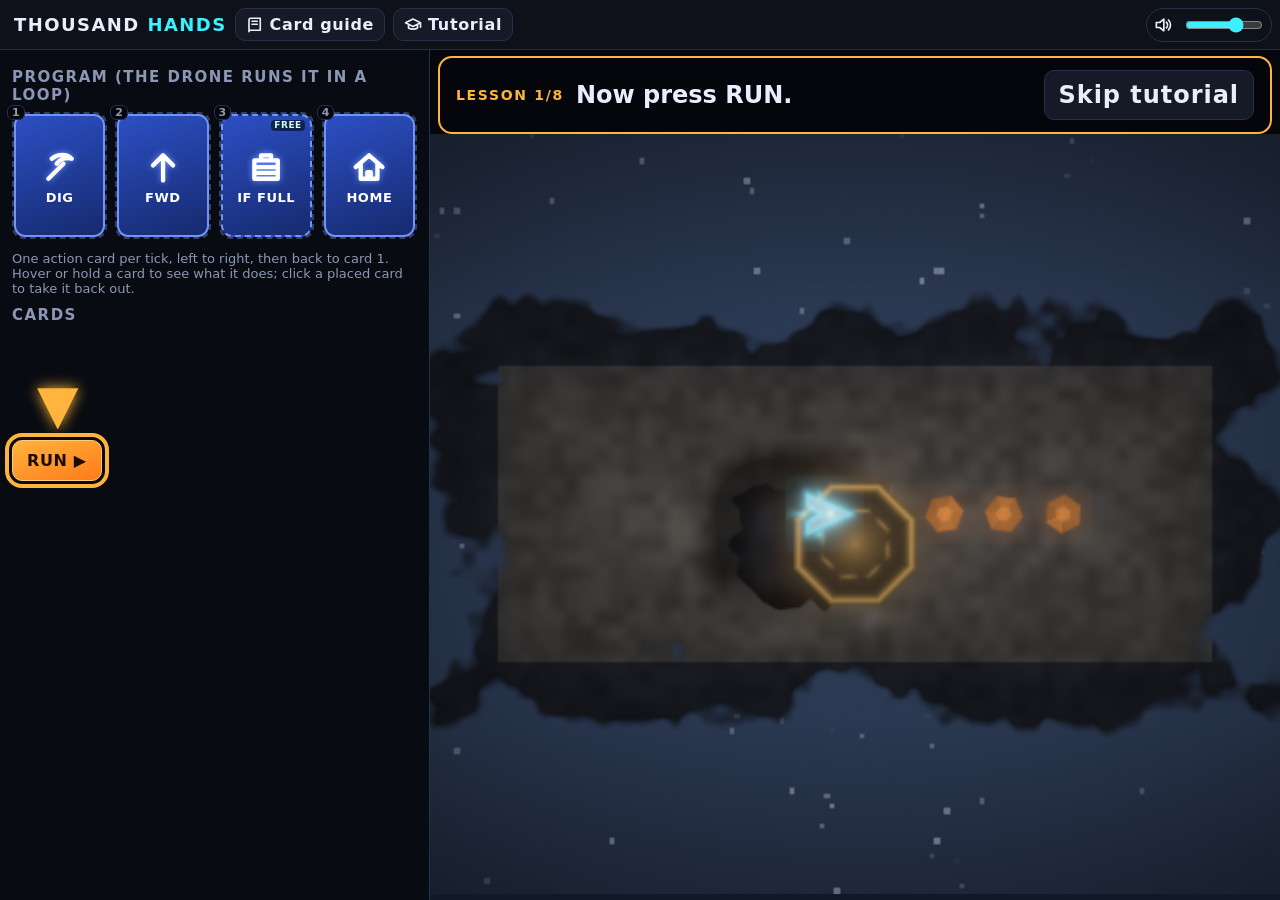
<file: p-tdjiijyb5y9t87/index.html>
<!doctype html>
<html lang="en">
<head><meta name="robots" content="noindex,nofollow">
<meta charset="utf-8">
<meta name="viewport" content="width=device-width, initial-scale=1, viewport-fit=cover">
<title>Thousand Hands</title>
<style>
:root {
  --bg: #06070c; --panel: #0e1119; --panel2: #151a26; --line: #26304a; --text: #e9eefc; --dim: #8c97b5;
  --amber: #ffb43d; --cyan: #3df0ff; --mag: #ff4fe5; --gold: #ffc23d; --green: #69ff7e; --red: #ff4f5e; --blue: #5c86ff;
  --font: system-ui, -apple-system, "Segoe UI", "Cantarell", "Liberation Sans", Roboto, sans-serif;
}
* { box-sizing: border-box; }
html, body { margin: 0; height: 100%; background: var(--bg); color: var(--text); font-family: var(--font); overflow: hidden; }
body.clip { cursor: none; }
button { font: inherit; color: inherit; cursor: pointer; }
#app { display: grid; grid-template-rows: auto 1fr; height: 100%; }
#topbar { display: flex; gap: 14px; align-items: center; padding: 8px 14px; background: var(--panel); border-bottom: 1px solid var(--line); flex-wrap: wrap; min-height: 48px; }
#topbar .brand { font-weight: 900; letter-spacing: 0.08em; font-size: 18px; }
#topbar .brand b { color: var(--cyan); }
.pill { background: var(--panel2); border: 1px solid var(--line); border-radius: 999px; padding: 4px 12px; font-size: 14px; font-weight: 700; white-space: nowrap; }
.pill.q { color: var(--amber); }
#relicbar { display: flex; gap: 6px; flex-wrap: wrap; }
#main { display: grid; grid-template-columns: minmax(320px, 430px) 1fr; min-height: 0; }
#side { overflow-y: auto; padding: 12px; border-right: 1px solid var(--line); background: #090b12; }
/* the stage is a grid: lesson banner, HUD, board, doubling markers, progress bar. Nothing is laid over the board
   (tools/boardcover_check.py). .hudcol = the HUD in a column beside the board, when that leaves the bigger board. */
#stage { position: relative; min-height: 0; min-width: 0; display: grid; grid-template-columns: minmax(0, 1fr); grid-template-rows: auto auto minmax(0, 1fr) auto auto;
  grid-template-areas: "prompt" "hud" "board" "dbl" "bar"; }
#stage.hudcol { grid-template-columns: minmax(0, 1fr) 150px; grid-template-areas: "prompt prompt" "hud2 hud2" "board hud" "dbl hud" "bar bar"; }
#boardwrap { grid-area: board; position: relative; min-height: 0; min-width: 0; }
#board { position: absolute; inset: 0; width: 100%; height: 100%; display: block; }
h2 { margin: 6px 0 8px; font-size: 15px; letter-spacing: 0.1em; color: var(--dim); text-transform: uppercase; }
.biome { background: var(--panel2); border: 1px solid var(--line); border-radius: 12px; padding: 10px 12px; margin-bottom: 12px; }
.biome .name { font-size: 22px; font-weight: 900; letter-spacing: 0.06em; text-transform: uppercase; }
.biome .desc { color: var(--dim); font-size: 14px; margin-top: 2px; }
.biome .quota { font-size: 18px; font-weight: 800; color: var(--amber); margin-top: 6px; }
#slots { display: grid; grid-template-columns: repeat(4, 1fr); gap: 8px; margin-bottom: 12px; }
.slot { position: relative; aspect-ratio: 3 / 4; border: 2px dashed #34405e; border-radius: 12px; display: flex; align-items: center; justify-content: center; color: #3b4766; font-size: 26px; font-weight: 900; }
.slot.sel { border-color: var(--cyan); box-shadow: 0 0 0 2px #3df0ff44 inset; }
.slot .idx { position: absolute; top: -9px; left: -7px; background: var(--bg); color: var(--dim); font-size: 11px; font-weight: 800; padding: 0 4px; border-radius: 6px; border: 1px solid var(--line); z-index: 2; }
.slot.hot { border-color: var(--cyan); background: #3df0ff12; }
.slot.run { box-shadow: 0 0 0 3px var(--amber); }
.card { position: relative; width: 100%; height: 100%; border-radius: 11px; display: flex; flex-direction: column; align-items: center; justify-content: center; gap: 4px;
  background: linear-gradient(160deg, var(--c1), var(--c2)); border: 2px solid var(--c0); color: #fff; font-weight: 900; font-size: 13px; letter-spacing: 0.04em; user-select: none; touch-action: none; text-align: center; line-height: 1.05; }
.card svg { width: 46%; height: auto; stroke: #fff; fill: none; stroke-width: 2.6; stroke-linecap: round; stroke-linejoin: round; filter: drop-shadow(0 0 3px var(--c0)); }
.card .free { position: absolute; top: 4px; right: 5px; font-size: 9px; background: #0008; border-radius: 4px; padding: 1px 3px; color: #cfe; }
.card.ctrl { border-style: dashed; }
#pool { display: grid; grid-template-columns: repeat(auto-fill, minmax(64px, 1fr)); gap: 7px; margin-bottom: 12px; }
#pool .pc { aspect-ratio: 3 / 4; cursor: grab; }
#pool .pc.used { opacity: 0.22; cursor: default; }
.btnrow { display: flex; gap: 8px; flex-wrap: wrap; margin-bottom: 10px; }
.btn { background: var(--panel2); border: 1px solid var(--line); border-radius: 10px; padding: 10px 14px; font-weight: 800; letter-spacing: 0.04em; }
.btn:hover { border-color: #4a5a85; }
.btn.go { background: linear-gradient(160deg, #ffb43d, #ff7a1a); color: #1a0d00; border-color: #ffcd7a; }
.btn.test { background: linear-gradient(160deg, #1f6bff, #1238a8); border-color: #6c9bff; }
.btn.on { border-color: var(--cyan); color: var(--cyan); }
#info { color: var(--dim); font-size: 13px; min-height: 36px; margin-bottom: 8px; }
#testres { font-size: 14px; font-weight: 700; min-height: 20px; margin-bottom: 8px; }
#hud { grid-area: hud; display: flex; gap: 6px 8px; flex-wrap: wrap; align-items: center; padding: 6px 10px; min-width: 0; background: #090b12; }
#hud:empty { padding: 0; }
#hud .big { font-size: 26px; font-weight: 900; text-shadow: 0 2px 8px #000; }
#hud .big { white-space: nowrap; }
#hud .lab { font-size: 11px; color: var(--dim); letter-spacing: 0.12em; }
#hud .box { background: #06070c; border: 1px solid var(--line); border-radius: 10px; padding: 4px 10px; }
#hud .ctl { margin-left: auto; display: flex; gap: 6px; flex-wrap: wrap; }
#hud .ctl .btn { padding: 8px 10px; white-space: nowrap; }
#hud-hatch { font-size: 11px; color: #8dffb0; min-height: 14px; min-width: 34px; white-space: nowrap; }
#hud-hatch .long { display: none; }
#stage:not(.hudcol) #hud .box { display: flex; align-items: baseline; gap: 6px; }
#stage:not(.hudcol) #hud .big { font-size: 19px; }
#stage.hudcol #hud { flex-direction: column; flex-wrap: nowrap; align-items: stretch; justify-content: flex-start; overflow: hidden; border-left: 1px solid var(--line); }
#stage.hudcol #hud .ctl { margin: 4px 0 0; display: grid; grid-template-columns: 1fr 1fr; }
#stage.hudcol #hud .ctl .btn { padding: 8px 4px; }
#stage.hudcol #hud .big { font-size: 22px; height: 29px; line-height: 29px; }
#stage.hudcol #hud-hatch .long { display: inline; }
#stage.hudcol #hud-hatch { white-space: normal; min-height: 28px; }
#bar { grid-area: bar; height: 6px; background: #111827; }
#bar > div { height: 100%; background: linear-gradient(90deg, var(--cyan), var(--amber)); width: 0; }
#overlay { position: fixed; inset: 0; display: none; align-items: center; justify-content: center; background: #03040acc; z-index: 20; padding: 16px; }
#overlay.show { display: flex; }
.modal { background: var(--panel); border: 1px solid var(--line); border-radius: 16px; padding: 20px; max-width: 760px; width: 100%; max-height: 100%; overflow-y: auto; }
.modal h1 { margin: 0 0 6px; font-size: 30px; letter-spacing: 0.06em; }
.modal p { color: var(--dim); margin: 6px 0 12px; }
.choices { display: grid; grid-template-columns: repeat(auto-fit, minmax(170px, 1fr)); gap: 12px; margin: 12px 0; }
.choice { background: var(--panel2); border: 2px solid var(--line); border-radius: 14px; padding: 12px; text-align: left; display: flex; flex-direction: column; gap: 8px; }
.choice:hover { border-color: var(--cyan); }
.choice .cardwrap { width: 90px; height: 120px; align-self: center; }
.choice .t { font-weight: 900; font-size: 17px; }
.choice .d { color: var(--dim); font-size: 13px; }
.choice .tag { font-size: 11px; letter-spacing: 0.12em; text-transform: uppercase; font-weight: 800; }
.shoprow { display: grid; grid-template-columns: 1fr auto; gap: 10px; align-items: center; padding: 10px 0; border-bottom: 1px solid var(--line); }
.shoprow .d { color: var(--dim); font-size: 13px; }
.title { text-align: center; }
.title h1 { font-size: clamp(36px, 7vw, 76px); font-weight: 900; letter-spacing: 0.08em; margin: 0; }
.title h1 b { color: var(--cyan); text-shadow: 0 0 24px #3df0ff88; }
.title .hook { font-size: clamp(16px, 2.4vw, 22px); color: var(--text); margin: 8px 0 18px; }
.relic-ico { width: 30px; height: 30px; border-radius: 8px; display: inline-flex; align-items: center; justify-content: center; font-weight: 900; font-size: 13px; color: #000; }
.stat { font-variant-numeric: tabular-nums; }
@media (max-width: 1000px) { #main { grid-template-columns: 330px minmax(0, 1fr); } }
/* 1280x720 and laptops like it: program, Test Run and the whole hand fit the panel without scrolling */
@media (min-width: 1001px) and (max-height: 800px) {
  #side { padding: 8px 12px; } #side h2 { margin: 2px 0 6px; } #side .biome.m5 { padding: 5px 12px; margin-bottom: 6px; }
  #side .slot { aspect-ratio: auto; height: 78px; } #side #slots { gap: 8px 6px; margin-bottom: 8px; }
  #side .card { font-size: 11px; gap: 2px; } #side .card svg { width: auto; height: 46%; }
  #side #pool { grid-template-columns: repeat(6, 1fr); gap: 5px; margin-bottom: 4px; } #side #pool .pc { aspect-ratio: auto; height: 70px; }
  #side .card .free { top: 2px; right: 3px; font-size: 8px; padding: 0 3px; } #side #pool .card:has(.free) { padding-top: 10px; } #side #pool .card:has(.free) svg { height: 40%; }
  #side .btnrow { margin-bottom: 6px; } #side .m5btns .btn { padding: 6px 12px; } #side #testres { margin-bottom: 4px; } #side #coach { margin-bottom: 6px; }
  #side #combo-hint { font-size: 12px; margin-bottom: 4px; }
}
@media (max-height: 450px) { .slot { aspect-ratio: 1 / 1; } #hud .box { padding: 2px 8px; } #stage.hudcol #hud .big { font-size: 18px; height: 24px; line-height: 24px; } #stage.hudcol #hud { gap: 4px; padding: 4px 8px; } #stage.hudcol #hud .ctl .btn { padding: 6px 2px; font-size: 14px; } #stage.hudcol #hud-hatch { min-height: 14px; } #stage.hudcol #hud-hatch .long { display: none; } }
/* phone: one screen that never scrolls as a page. Editing: a board preview on top, the editor below it (it scrolls inside).
   Running (body.running): the board takes the screen, under the HUD; the biome with its quota and the program stay below it. */
@media (max-width: 760px) {
  html, body, #app { height: 100vh; height: 100dvh; }
  #main { display: flex; flex-direction: column; min-height: 0; overflow: hidden; }
  body:not(.running) #hud { display: none; } /* between runs the HUD only repeats the last numbers */
  #stage:has(#th-prompt) { grid-template-rows: auto auto 22vh auto auto; }
  #stage { order: 0; flex: none; grid-template-rows: auto auto 26vh auto auto; }
  #side { order: 1; flex: 1 1 0; min-height: 0; border-right: none; border-top: 1px solid var(--line); }
  #hud .box { flex: 1 1 auto; } #hud .ctl { flex: 1 0 100%; margin: 0; } #hud .ctl .btn { flex: 1 1 0; padding: 8px 4px; }
  #stage:not(.hudcol) #hud .box { display: block; } #hud-hatch { display: inline-block; min-height: 0; }
  #stage:not(.hudcol) #hud #hud-drones { display: inline-block; margin-right: 6px; }
  body.running #stage, body.running #stage:has(#th-prompt) { flex: 1 1 0; grid-template-rows: auto auto minmax(0, 1fr) auto auto; }
  body.running #side { flex: none; overflow: hidden; padding: 8px 12px; }
  body.running #side > :not(.biome):not(#slots):not(.runsum) { display: none; }
  body.running #side .runsum h2, body.running #side .biome .desc { display: none; }
  body.running #side .biome { display: flex; align-items: center; gap: 10px; padding: 4px 12px; margin-bottom: 10px; }
  body.running #side .biome .name { font-size: 16px; } body.running #side .biome .quota { margin: 0 0 0 auto; font-size: 16px; }
  body.running #side #slots { grid-template-columns: none; grid-auto-flow: column; grid-auto-columns: minmax(0, 60px); gap: 6px; margin: 0; justify-content: center; }
  body.running #side .card { font-size: 9px; letter-spacing: 0; } body.running #side .card .free { display: none; }
}
</style>
</head>
<body>
<div id="app">
  <div id="topbar"></div>
  <div id="main">
    <div id="side"></div>
    <div id="stage"><div id="hud"></div><div id="boardwrap"><canvas id="board"></canvas></div><div id="bar"><div></div></div></div>
  </div>
</div>
<div id="overlay"></div>
<script>(()=>{var Qn=Object.defineProperty;var Jn=(e,t)=>{for(var r in t)Qn(e,r,{get:t[r],enumerable:!0})};var nt={};Jn(nt,{BASE:()=>P,BIOMES:()=>Qt,BIOME_INFO:()=>Ot,BIOME_QUOTA:()=>gr,CARDS:()=>te,COMBOS:()=>Zt,CONTROL_OPS:()=>tt,LESSONS:()=>eo,MAXD:()=>fe,OP:()=>w,ORE_VALUE:()=>ei,QUOTAS:()=>mr,RELICS:()=>ot,RELIC_IDS:()=>_o,RULE_TICK:()=>It,SHIFTS:()=>Re,SHIFT_TICKS:()=>pe,SIZES:()=>ur,STARTER_POOL:()=>Lt,T:()=>N,TEST_TICKS:()=>rt,TUTORIAL:()=>dt,UPGRADES:()=>Ce,UPGRADE_IDS:()=>At,act:()=>Ae,biomeSequence:()=>Tr,buyBlock:()=>ht,comboHint:()=>No,doubleAt:()=>Wo,estimateWorld:()=>Ho,generateMap:()=>xr,growHive:()=>vr,hash32:()=>ge,isOver:()=>fi,legalActions:()=>di,makeLessonWorld:()=>Nt,makeTutorialWorld:()=>_t,makeWorld:()=>be,mulberry32:()=>ft,newRun:()=>Uo,normalizeProgram:()=>Cr,parseMap:()=>Sr,poolCounts:()=>to,programString:()=>hi,programValid:()=>Mr,quotaFor:()=>br,ruleText:()=>ut,runCap:()=>pt,runWorld:()=>Pt,slots:()=>Jt,socketsUsed:()=>Dt,stepWorld:()=>Ie,testRun:()=>mt,testScore:()=>ai,upgradeCost:()=>Ft});function ft(e){return function(){e|=0,e=e+1831565813|0;let t=Math.imul(e^e>>>15,1|e);return t=t+Math.imul(t^t>>>7,61|t)^t,((t^t>>>14)>>>0)/4294967296}}function ge(...e){let t=-2128831035;for(let r of e){let o=typeof r=="string"?Zn(r):r|0;t=Math.imul(t^o,16777619),t^=t>>>13,t=Math.imul(t,1540483477),t^=t>>>15}return t>>>0}function Zn(e){let t=7;for(let r=0;r<e.length;r++)t=Math.imul(t,31)+e.charCodeAt(r)|0;return t}var N={VOID:0,ROCK:1,COPPER:2,SILVER:3,CRYSTAL:4,ACID:5,BEDROCK:6,HIVE:7},ei=[0,0,1,3,10,0,0,0],w={FWD:1,DIG:2,LEFT:3,RIGHT:4,WANDER:5,IFORE:6,IFBLK:7,IFFULL:8,HOME:9,SPLIT:10,SCAN:11,BLAST:12,BEACON:13,FOLLOW:14,JUMP0:15},te={1:{key:"FWD",name:"FWD",tag:null,rarity:0,desc:"Step into the tile ahead, but only if it is open (a tunnel or the hive). Rock, ore and acid block you: the drone just waits that tick. DIG it open first.",tip:"DIG, FWD digs a tunnel: DIG opens the tile, FWD steps in."},2:{key:"DIG",name:"DIG",tag:null,rarity:0,desc:"Dig the tile ahead. Rock loses 1 hardness: soft rock opens on the first DIG, dark hard rock needs 2 or 3. Ore goes into your cargo (if there is room). Acid hurts the drone.",tip:"DIG, DIG, FWD gets through hard rock without bumping."},3:{key:"LEFT",name:"LEFT",tag:null,rarity:0,desc:"Turn left. No step: just face a new way.",tip:"A turn in the loop makes the tunnel bend every time round."},4:{key:"RIGHT",name:"RIGHT",tag:null,rarity:0,desc:"Turn right. No step: just face a new way.",tip:"A turn in the loop makes the tunnel bend every time round."},5:{key:"WANDER",name:"WANDER",tag:"Swarm",rarity:0,desc:"Turn left, turn right, or keep straight: 1 chance in 3 each. Makes tunnels branch out.",tip:"DIG, FWD, WANDER spreads tunnels in every direction."},6:{key:"IFORE",name:"IF ORE",tag:"Prospector",rarity:0,desc:"Free. If ore is right ahead, the next card runs. If not, the next card is skipped (just that one card).",tip:"IF ORE, DIG: dig only when a gem is ahead."},7:{key:"IFBLK",name:"IF BLOCKED",tag:"Engineer",rarity:0,desc:"Free. If the tile ahead is not open (rock, ore or acid), the next card runs. If it is open, the next card is skipped.",tip:"IF BLOCKED, DIG: only dig when something is in the way."},8:{key:"IFFULL",name:"IF FULL",tag:null,rarity:0,desc:"Free. If your cargo is full, the next card runs. If not, the next card is skipped.",tip:"IF FULL, HOME: keep digging until full, then go home."},9:{key:"HOME",name:"HOME",tag:null,rarity:1,desc:"Walk back along your tunnels to the hive (1 tile a tick) and drop off your ore. Then start again from card 1, facing the way you came in.",tip:"Put IF FULL in front of HOME, or your drone goes home every loop."},10:{key:"SPLIT",name:"SPLIT",tag:"Swarm",rarity:1,desc:"Make a copy of this drone on the same tile, facing right of it. The copy starts the program from card 1. Skipped (free) when the hive is full.",tip:""},11:{key:"SCAN",name:"SCAN",tag:"Prospector",rarity:1,desc:"Turn toward the nearest silver or crystal within 4 tiles. Copper does not count. Nothing near: no turn.",tip:"SCAN, DIG, FWD homes in on the valuable gems."},12:{key:"BLAST",name:"BLAST",tag:"Engineer",rarity:2,desc:"Blow open the 3x3 rock and acid ahead and scoop up the ore in it. Then it recharges for 20 ticks; until then it works like DIG.",tip:"BLAST, FWD, FWD runs through the hole it just made."},13:{key:"BEACON",name:"BEACON",tag:"Engineer",rarity:1,desc:"Free. Mark the tile you stand on as a fast lane. FWD slides up to 4 tiles along a lane.",tip:"BEACON after FWD paves every tile you walk: your way back is a fast lane."},14:{key:"FOLLOW",name:"FOLLOW",tag:"Engineer",rarity:1,desc:"Like HOME (walk back, drop off, start again from card 1), but up to 4 tiles a tick on fast lanes.",tip:"IF FULL, FOLLOW: race home along your BEACON lanes."},15:{key:"JUMP0",name:"JUMP 1",tag:null,rarity:0,desc:"Free. Jump back to card 1 right away (the cards after it never run).",tip:"JUMP 1 lets you keep spare cards after it out of the loop."}},It="Every tick, each drone runs its FREE cards, then exactly one ACTION card, left to right, looping back to card 1 after the last one.",Zt={8:{9:"IF FULL \u2192 HOME: go home when full.",14:"IF FULL \u2192 FOLLOW: race home along lanes when full.",_:"IF FULL guards the next slot: put HOME there."},6:{2:"IF ORE \u2192 DIG: dig only when a gem is ahead.",12:"IF ORE \u2192 BLAST: blast only at ore.",_:"IF ORE guards the next slot: put DIG there."},7:{2:"IF BLOCKED \u2192 DIG: dig through whatever blocks you.",3:"IF BLOCKED \u2192 LEFT: turn away from walls.",4:"IF BLOCKED \u2192 RIGHT: turn away from walls.",5:"IF BLOCKED \u2192 WANDER: pick a new way at walls.",12:"IF BLOCKED \u2192 BLAST: blast walls.",_:"IF BLOCKED guards the next slot: put DIG or a turn there."}};function No(e,t){let r=Zt[e];return r?t&&r[t]||(t?`${te[e].name} \u2192 ${te[t].name}: the ${te[t].name} runs only when the IF is true.`:r._):null}var tt=new Set([w.IFORE,w.IFBLK,w.IFFULL,w.JUMP0,w.BEACON]),Lt=[w.FWD,w.FWD,w.DIG,w.DIG,w.LEFT,w.RIGHT,w.WANDER,w.IFFULL,w.HOME],ot={magnet:{name:"Magnet",tag:"Prospector",desc:"Moving drones pick up ore from adjacent tiles."},overclock:{name:"Overclock",tag:"Swarm",desc:"The first 100 ticks of a shift run at 2x."},twinhive:{name:"Twin Hive",tag:"Engineer",desc:"A second deposit point at the far edge."},pheromones:{name:"Pheromones",tag:"Engineer",desc:"HOME and FOLLOW move 1 extra tile per tick."},assay:{name:"Assay",tag:"Prospector",desc:"Silver is worth x2."},mitosis:{name:"Mitosis",tag:"Swarm",desc:"SPLIT makes 2 clones."},hardened:{name:"Hardened",tag:"Survivor",desc:"Drones survive 1 acid hit."},deepcore:{name:"Deep Core",tag:"Prospector",desc:"Crystal is worth x2."},conveyor:{name:"Conveyor",tag:"Engineer",desc:"BEACON with cargo drops it on a conveyor that slides it to the hive."},brood:{name:"Brood",tag:"Swarm",desc:"+4 starting drones each shift."}},_o=Object.keys(ot),Ce={cap:{name:"Brood chamber",tag:"Swarm",base:20,growth:4.2,max:6,desc:"Drone cap x2 per level (16 -> 1,024). Only SPLIT can fill it fast."},slot:{name:"Program bay",tag:null,base:20,growth:2.5,max:2,desc:"One more card slot per level (up to 8 cards). Room for longer loops such as WANDER, SCAN, DIG, FWD, DIG, FWD, IF FULL, HOME."},start:{name:"Launch bay",tag:"Survivor",base:30,growth:1.8,max:8,desc:"Shifts begin with 3 more drones per level, but the hive spawns half as often."},refinery:{name:"Smelter",tag:"Swarm",base:60,growth:1,max:1,desc:"Copper is worth 2; silver and crystal are worth 1 less."}},At=Object.keys(Ce);function Ft(e,t){let r=Ce[e];return Math.round(r.base*Math.pow(r.growth,t))}function Dt(e){let t=0;for(let r of At)e.up[r]>0&&t++;return t}function ht(e,t){let r=Ce[t],o=e.up[t];return r?o>=r.max?"max":o===0&&Dt(e)>=P.sockets?"sockets":Ft(t,o)>e.credits?"credits":null:"none"}var Qt=["veins","clusters","scattered","layered","hazard"],Ot={veins:"Long thin ore lines. Follow them.",clusters:"Rich silver and crystal pockets, far from the hive.",scattered:"Sparse ore everywhere.",layered:"Rings of hardness; richer ore further out.",hazard:"Acid pockets around the ore. Digging acid destroys a drone."},Re=8,pe=600,rt=300,ur=[48,48,52,56,60,64,68,72],mr=[46,183,245,322,414,521,643,778],gr={veins:1.17,clusters:1.72,scattered:.65,layered:1.01,hazard:.75};function br(e,t,r=mr){return Math.max(1,Math.round(r[e]*gr[t]))}var P={cap:8,capOffset:1,cargo:2,slots:6,startDrones:4,spawnEvery:30,spawnShift:20,blastCd:33,scanR:4,scanPrecious:1,splitFree:1,sockets:2,starterBelt:1,startPer:3,bayspawnEvery:60,acidSplash:0,laneLen:2,maxGuard:8,hive0:16,growBase:1.3,growOver:1.9,overRatio:1.75,hiveMax:1024,hatchPer:2,splitCd:15,richPer:0,wanderMod:5,splitOver:2},fr=e=>`x${Math.round(e*100)/100}`;function ut(e=!1){return{hive:`Your hive starts at ${P.hive0} drones. Clearing a shift grows it ${fr(P.growBase)}; delivering at least ${P.overRatio} times the quota grows it ${fr(P.growOver)} instead. Never above ${P.hiveMax.toLocaleString("en-US")}.`,hatch:`The hive hatches drones on its own: every ${e?P.bayspawnEvery:P.spawnEvery} ticks, one for every ${P.hatchPer} alive, until the hive is full.`,cap:`Hive size x2 per level (up to ${P.hiveMax.toLocaleString("en-US")} drones).`,start:`Shifts begin with ${P.startPer} more drones per level${P.bayspawnEvery===P.spawnEvery?"":`, but the hive hatches every ${P.bayspawnEvery} ticks instead of ${P.spawnEvery}`}.`,split:`Make a copy of this drone on the same tile, facing right of it. The copy starts the program from card 1. Both then need ${P.splitCd} ticks before they can split again. Skipped (free) until then, and when there is no room${P.splitOver>1?` (splits can crowd the hive to ${P.splitOver} times its size)`:""}.`,splitTip:`Every drone that runs SPLIT doubles the swarm: 1, 2, 4, 8 ... at most one doubling every ${P.splitCd} ticks, until the hive is crowded to ${P.splitOver} times its size (never above ${P.hiveMax.toLocaleString("en-US")}).`,wander:`Turn left, turn right, or keep straight: left and right are 1 chance in ${P.wanderMod} each. Makes tunnels branch out.`,blast:`Blow open the 3x3 rock and acid ahead and scoop up the ore in it. Then it recharges for ${P.blastCd} ticks; until then it works like DIG.`,beacon:`Free. Mark the tile you stand on as a fast lane. FWD slides up to ${P.laneLen} tiles along a lane.`,follow:`Like HOME (walk back, drop off, start again from card 1), but up to ${P.laneLen} tiles a tick on fast lanes.`}}function ti(){let e=ut();Ce.cap.desc=e.cap,Ce.start.desc=e.start,te[w.SPLIT].desc=e.split,te[w.SPLIT].tip=e.splitTip,te[w.WANDER].desc=e.wander,te[w.BLAST].desc=e.blast,te[w.BEACON].desc=e.beacon,te[w.FOLLOW].desc=e.follow}ti();function vr(e,t,r){return Math.min(P.hiveMax,Math.round(e*(t>=P.overRatio*r?P.growOver:P.growBase)))}function pt(e){return Math.min(P.hiveMax,e.hive<<e.up.cap)}var He=[1,0,-1,0],$e=[0,1,0,-1];function hr(e,t,r,o){let n=Math.ceil(e/r)+2,i=Math.ceil(t/r)+2,s=new Float32Array(n*i);for(let l=0;l<s.length;l++)s[l]=o();let a=new Float32Array(e*t);for(let l=0;l<t;l++)for(let c=0;c<e;c++){let d=c/r,g=l/r,b=d|0,M=g|0,x=d-b,p=g-M,k=x*x*(3-2*x),f=p*p*(3-2*p),E=s[M*n+b],W=s[M*n+b+1],R=s[(M+1)*n+b],y=s[(M+1)*n+b+1];a[l*e+c]=(E+(W-E)*k)*(1-f)+(R+(y-R)*k)*f}return a}function We(e,t,r){let o=e();return o<t?N.COPPER:o<t+r?N.SILVER:N.CRYSTAL}function xr(e,t,r,o={}){let n=ft(ge(t,"map",e)),i=r,s=r,a=i*s,l=new Uint8Array(a),c=new Uint8Array(a),d=(i>>1)-1,g=(s>>1)-1,b=hr(i,s,6,n),M=hr(i,s,3,n),x=i/2;for(let h=0;h<s;h++)for(let u=0;u<i;u++){let L=h*i+u;if(u===0||h===0||u===i-1||h===s-1){l[L]=N.BEDROCK;continue}l[L]=N.ROCK;let C=b[L]*.75+M[L]*.25;c[L]=C<.42?1:C<.62?2:3}let p=(h,u)=>h>0&&u>0&&h<i-1&&u<s-1,k=(h,u)=>Math.hypot(h-d-.5,u-g-.5),f=(h,u,L)=>{if(!p(h,u))return;let C=u*i+h;(l[C]===N.ROCK||l[C]===N.ACID)&&(l[C]=L,c[C]=1)},E=(i-2)*(s-2);if(e==="veins"){let h=Math.round(E/190);for(let u=0;u<h;u++){let L=2+n()*(i-4),C=2+n()*(s-4),O=n()*Math.PI*2,v=14+n()*30,A=We(n,.62,.3);for(let F=0;F<v&&(f(Math.round(L),Math.round(C),n()<.08?We(n,.3,.5):A),O+=(n()-.5)*.7,L+=Math.cos(O),C+=Math.sin(O),!!p(Math.round(L),Math.round(C)));F++);}}else if(e==="clusters"){let h=Math.round(E/260),u=n()*Math.PI*2;for(let L=0;L<h;L++){let C=u+L/h*Math.PI*2*2.618+(n()-.5)*.5,O=x*(.4+.5*(L*.618%1)),v=Math.min(i-4,Math.max(3,d+Math.cos(C)*O)),A=Math.min(s-4,Math.max(3,g+Math.sin(C)*O)),F=1.6+n()*2.2,_=n();for(let H=Math.floor(A-F);H<=A+F;H++)for(let K=Math.floor(v-F);K<=v+F;K++)Math.hypot(K-v,H-A)<=F&&n()<.85&&f(K,H,_<.55?We(n,.25,.6):We(n,.1,.55))}for(let L=0;L<E*.025;L++)f(1+(n()*(i-2)|0),1+(n()*(s-2)|0),N.COPPER)}else if(e==="scattered")for(let h=1;h<s-1;h++)for(let u=1;u<i-1;u++)n()<.085&&f(u,h,We(n,.78,.19));else if(e==="layered")for(let h=1;h<s-1;h++)for(let u=1;u<i-1;u++){let L=k(u,h),C=Math.floor(L/4),O=h*i+u;if(c[O]=C%2===0?C===0?1:2:3,C%2===1)c[O]=3;else if(n()<.1+.012*C){let v=C<2?N.COPPER:C<4?We(n,.5,.45):We(n,.2,.6);f(u,h,v)}}else if(e==="tutorial"){for(let h=1;h<s-1;h++)for(let u=1;u<i-1;u++){let L=h*i+u;c[L]=b[L]<.6?1:2,n()<.1&&f(u,h,We(n,.6,.32))}for(let h=g-1;h<=g+2;h++)for(let u=d+3;u<=d+10;u++){let L=h*i+u;u>=d+5&&u<=d+9?f(u,h,N.COPPER):(l[L]=N.ROCK,c[L]=1)}}else if(e==="hazard"){let h=Math.round(E/170);for(let u=0;u<h;u++){let L=3+n()*(i-6),C=3+n()*(s-6);if(k(L,C)<5)continue;let O=1.3+n()*1.8;for(let v=Math.floor(C-O-2);v<=C+O+2;v++)for(let A=Math.floor(L-O-2);A<=L+O+2;A++){if(!p(A,v))continue;let F=Math.hypot(A-L,v-C);if(F<=O)n()<.85&&f(A,v,We(n,.35,.5));else if(F<=O+1.5&&n()<.55&&k(A,v)>7){let _=v*i+A;l[_]===N.ROCK&&(l[_]=N.ACID)}}}for(let u=0;u<E*.006;u++){let L=1+(n()*(i-2)|0),C=1+(n()*(s-2)|0);k(L,C)>7&&l[C*i+L]===N.ROCK&&(l[C*i+L]=N.ACID)}}if(o.starter){let h=ft(ge(t,"belt"));for(let u=1;u<s-1;u++)for(let L=1;L<i-1;L++){let C=k(L,u),O=u*i+L;C>=3.5&&C<=8&&l[O]===N.ROCK&&(c[O]=Math.min(c[O],2),h()<.2&&f(L,u,N.COPPER))}}if(o.rich>0){let h=ft(ge(t,"rich")),u=l.slice();for(let L=1;L<s-1;L++)for(let C=1;C<i-1;C++){let O=L*i+C;if(u[O]===N.ROCK){for(let v of[O-1,O+1,O-i,O+i])if(u[v]>=N.COPPER&&u[v]<=N.CRYSTAL){h()<o.rich&&(l[O]=u[v],c[O]=1);break}}}}let W=[];for(let h=g-1;h<=g+2;h++)for(let u=d-1;u<=d+2;u++){let L=h*i+u,C=u>=d&&u<=d+1&&h>=g&&h<=g+1;l[L]=C?N.HIVE:N.VOID,c[L]=0,C&&W.push(L)}let R=n()*4|0,y=R===0?i-4:R===2?2:d,V=R===1?s-4:R===3?2:g,S=[V*i+y,V*i+y+1,(V+1)*i+y,(V+1)*i+y+1];return{W:i,H:s,tile:l,hard:c,hive:W,twin:S}}var yr=1<<29,fe=4096,Ct=0,Fo=1,Oo=2,Mt=3;function oi(e){let t=e.filter(r=>r>0);return Uint8Array.from(t.length?t:[0])}function be(e){let t=e.map?Sr(e.map):xr(e.biome,e.seed,e.size,{starter:!!e.starter,rich:e.rich||0}),r=e.relics instanceof Set?e.relics:new Set(e.relics||[]),o=e.up||{},n=t.W,i=t.H,s=n*i,a={W:n,H:i,N:s,biome:e.biome,tile:t.tile,hard:t.hard,hive:t.hive,dist:new Int32Array(s).fill(yr),beacon:new Uint8Array(s),prog:oi(e.program),cap:Math.min(fe,e.cap!==void 0?e.cap:P.cap<<(o.cap||0)),hatchPer:e.hatchPer!==void 0?e.hatchPer:P.hatchPer,splitCd:e.splitCd!==void 0?e.splitCd:P.splitCd,splitCap:0,n300:0,cargoCap:P.cargo+(o.cargo||0),speed:o.speed||0,rel:{magnet:r.has("magnet"),overclock:r.has("overclock"),twinhive:r.has("twinhive"),pheromones:r.has("pheromones"),assay:r.has("assay"),mitosis:r.has("mitosis"),hardened:r.has("hardened"),deepcore:r.has("deepcore"),conveyor:r.has("conveyor"),brood:r.has("brood")},ticks:e.ticks||pe,tick:0,spawnEvery:e.spawnEvery!==void 0?e.spawnEvery:o.start>0?P.bayspawnEvery:P.spawnEvery,n:0,x:new Int16Array(fe),y:new Int16Array(fe),px:new Int16Array(fe),py:new Int16Array(fe),dir:new Uint8Array(fe),pc:new Uint8Array(fe),cargo:new Uint8Array(fe),cval:new Uint16Array(fe),mode:new Uint8Array(fe),rng:new Uint32Array(fe),cdUntil:new Int32Array(fe),hits:new Uint8Array(fe),splitAt:new Int32Array(fe),uid:new Int32Array(fe),nextUid:0,traceDrone:-1,trace:null,traceIndex:-1,conveyorAt:new Float64Array((e.ticks||pe)+2),q:new Int32Array(s*2),digTick:new Int32Array(s),delivered:0,deliveredUnits:0,deaths:0,splits:0,spawned:0,opened:0,peak:0,blasts:0,rngSeed:ge(e.seed,"drones"),track:!!e.track,dirty:[],events:[],oreVal:[0,0,o.refinery?2:1,(r.has("assay")?6:3)-(o.refinery?1:0),(r.has("deepcore")?20:10)-(o.refinery?1:0),0,0,0]};if(a.splitCap=Math.max(a.cap,e.splitCap||0),a.rel.twinhive)for(let b of t.twin)a.tile[b]=N.HIVE,a.hard[b]=0;let l=a.q,c=0,d=0;for(let b=0;b<s;b++)a.tile[b]===N.HIVE&&(a.dist[b]=0,l[d++]=b);for(;c<d;){let b=l[c++],M=a.dist[b]+1;for(let x=0;x<4;x++){let p=b+He[x]+$e[x]*n;(a.tile[p]===N.VOID||a.tile[p]===N.HIVE)&&a.dist[p]>M&&(a.dist[p]=M,l[d++]=p)}}let g=Math.min(a.cap,e.startDrones!==void 0?e.startDrones:P.startDrones+P.startPer*(o.start||0)+(a.rel.brood?4:0));for(let b=0;b<g;b++)Er(a);return a.peak=a.n,a}function kr(e){return e^=e<<13,e^=e>>>17,e^=e<<5,e>>>0}function wr(e,t,r,o,n=e.cap){if(e.n>=n)return-1;let i=e.n++;return e.x[i]=t,e.y[i]=r,e.px[i]=t,e.py[i]=r,e.dir[i]=o,e.pc[i]=0,e.cargo[i]=0,e.cval[i]=0,e.mode[i]=Ct,e.cdUntil[i]=0,e.hits[i]=e.rel.hardened?1:0,e.splitAt[i]=0,e.uid[i]=e.nextUid++,e.rngSeed=kr(e.rngSeed+2654435769|0)||1,e.rng[i]=e.rngSeed,i}function Er(e){let t=e.hive[e.spawned%e.hive.length],r=wr(e,t%e.W,t/e.W|0,e.spawned&3);return r>=0&&e.spawned++,r}function Rt(e,t){let r=e.tile,o=e.dist,n=e.W,i=e.q,s=i.length;r[t]=N.VOID,e.hard[t]=0,e.opened++,e.track&&e.dirty.push(t);let a=yr;for(let d=0;d<4;d++){let g=t+He[d]+$e[d]*n,b=r[g];(b===N.VOID||b===N.HIVE)&&o[g]+1<a&&(a=o[g]+1)}if(a>=o[t])return;o[t]=a;let l=0,c=0;for(i[c++]=t;l!==c;){let d=i[l];l=(l+1)%s;let g=o[d]+1;for(let b=0;b<4;b++){let M=d+He[b]+$e[b]*n,x=r[M];(x===N.VOID||x===N.HIVE)&&o[M]>g&&(o[M]=g,i[c]=M,c=(c+1)%s)}}}function Po(e,t,r){return e.cargo[t]>=e.cargoCap?!1:(e.cargo[t]++,e.cval[t]+=e.oreVal[e.tile[r]],e.track&&e.events.push(2,r),Rt(e,r),!0)}function ri(e,t,r){if(P.acidSplash){let o=e.x[t],n=e.y[t];for(let i=0;i<e.n;i++)i===t||e.mode[i]===Mt||e.x[i]!==o||e.y[i]!==n||(e.hits[i]>0?e.hits[i]--:(e.mode[i]=Mt,e.deaths++))}return e.hits[t]>0?(e.hits[t]--,Rt(e,r),!1):(e.mode[t]=Mt,e.deaths++,Rt(e,r),e.track&&e.events.push(3,r),!0)}function pr(e,t,r){let o=e.tile[r];return o===N.ROCK?e.digTick[r]===e.tick+1?"noop":(e.digTick[r]=e.tick+1,--e.hard[r]<=0?Rt(e,r):e.track&&e.dirty.push(r),"dug"):o>=N.COPPER&&o<=N.CRYSTAL?Po(e,t,r)?"picked":"noop":o===N.ACID?(ri(e,t,r),"hurt"):"noop"}var jt=(()=>{let e=[];for(let t=1;t<=4;t++)for(let r=-t;r<=t;r++)for(let o=-t;o<=t;o++)Math.abs(o)+Math.abs(r)===t&&e.push(o,r);return Int8Array.from(e)})();function ni(e,t){e.cval[t]&&(e.delivered+=e.cval[t],e.deliveredUnits+=e.cargo[t],e.track&&e.events.push(1,e.y[t]*e.W+e.x[t],e.cval[t])),e.cargo[t]=0,e.cval[t]=0,e.mode[t]=Ct,e.pc[t]=0}function Do(e,t){let r=e.W,o=e.dist,n=e.tile,i=e.beacon,s=e.mode[t]===Oo,a=e.rel.pheromones?1:0,l=0;for(;;){let c=e.y[t]*r+e.x[t],d=o[c];if(d===0){ni(e,t);return}let g=(s&&i[c]?P.laneLen:1)+a;if(l>=g)return;let b=-1,M=0;for(let x=0;x<4;x++){let p=e.dir[t]+x&3,k=c+He[p]+$e[p]*r,f=n[k];(f===N.VOID||f===N.HIVE)&&o[k]<d&&(b<0||o[k]<o[b])&&(b=k,M=p)}if(b<0){e.mode[t]=Ct;return}e.x[t]=b%r,e.y[t]=b/r|0,e.dir[t]=M,l++}}var ii=e=>tt.has(e)?"free":"action";function si(e,t){let r=e.traceDrone>=0&&e.uid[t]===e.traceDrone&&e.trace?e.trace.steps:null;if(e.mode[t]===Fo||e.mode[t]===Oo){if(!r){Do(e,t);return}let c=e.prog.length,d=e.mode[t]===Fo?w.HOME:w.FOLLOW,g=(e.pc[t]+c-1)%c;Do(e,t),r.push({pc:g,op:d,kind:"action",cond:null,result:e.mode[t]===Ct?"delivered":"home"});return}let o=e.prog,n=o.length,i=e.W,s=e.tile,a=e.pc[t],l=0;for(;;){let c=a,d=o[a];a++,a>=n&&(a=0);let g=e.dir[t],b=(e.y[t]+$e[g])*i+e.x[t]+He[g],M=s[b];if(d===w.IFORE||d===w.IFBLK||d===w.IFFULL){let p=d===w.IFORE?M>=N.COPPER&&M<=N.CRYSTAL:d===w.IFBLK?!(M===N.VOID||M===N.HIVE):e.cargo[t]>=e.cargoCap;if(r&&r.push({pc:c,op:d,kind:"free",cond:p?1:0,result:null}),p||(r&&r.push({pc:a,op:o[a],kind:ii(o[a]),cond:null,result:"skipped"}),a++,a>=n&&(a=0)),++l>=P.maxGuard)break;continue}if(d===w.JUMP0){if(r&&r.push({pc:c,op:d,kind:"free",cond:null,result:"noop"}),a=0,++l>=P.maxGuard)break;continue}if(d===w.SPLIT&&P.splitFree&&(e.n>=Math.max(e.cap,e.splitCap)||e.tick<e.splitAt[t])){if(r&&r.push({pc:c,op:d,kind:"free",cond:null,result:"skipped"}),++l>=P.maxGuard)break;continue}if(d===w.BEACON){let p=e.y[t]*i+e.x[t];if(e.beacon[p]||(e.beacon[p]=1,e.track&&e.dirty.push(p)),e.rel.conveyor&&e.cval[t]>0){let k=e.tick+1+(e.dist[p]+1>>1);k<e.conveyorAt.length&&(e.conveyorAt[k]+=e.cval[t]),e.track&&e.events.push(5,p,e.cval[t]),e.cargo[t]=0,e.cval[t]=0}if(r&&r.push({pc:c,op:d,kind:"free",cond:null,result:"noop"}),++l>=P.maxGuard)break;continue}let x="noop";switch(d){case w.FWD:if(M===N.VOID||M===N.HIVE){x="moved",e.x[t]+=He[g],e.y[t]+=$e[g];for(let p=1;p<P.laneLen&&e.beacon[e.y[t]*i+e.x[t]];p++){let k=e.x[t]+He[g],f=e.y[t]+$e[g],E=f*i+k;if(!e.beacon[E]||!(s[E]===N.VOID||s[E]===N.HIVE))break;e.x[t]=k,e.y[t]=f}if(e.rel.magnet&&e.cargo[t]<e.cargoCap){let p=e.y[t]*i+e.x[t];for(let k=0;k<4;k++){let f=p+He[k]+$e[k]*i,E=s[f];if(E>=N.COPPER&&E<=N.CRYSTAL){Po(e,t,f);break}}}}else x="blocked";break;case w.DIG:x=pr(e,t,b);break;case w.LEFT:e.dir[t]=g+3&3,x="turned";break;case w.RIGHT:e.dir[t]=g+1&3,x="turned";break;case w.WANDER:{let p=kr(e.rng[t]);e.rng[t]=p;let k=p%P.wanderMod;k===1?e.dir[t]=g+1&3:k===2&&(e.dir[t]=g+3&3),x=k===1||k===2?"turned":"noop";break}case w.HOME:case w.FOLLOW:e.mode[t]=d===w.HOME?Fo:Oo,e.pc[t]=a,Do(e,t),r&&r.push({pc:c,op:d,kind:"action",cond:null,result:e.mode[t]===Ct?"delivered":"home"});return;case w.SPLIT:{let p=e.rel.mitosis?2:1;for(let k=0;k<p;k++){let f=wr(e,e.x[t],e.y[t],g+(k===0?1:3)&3,Math.max(e.cap,e.splitCap));if(f<0)break;e.splitAt[f]=e.tick+e.splitCd,e.splits++,x="split"}x==="split"&&(e.splitAt[t]=e.tick+e.splitCd);break}case w.SCAN:{let p=e.x[t],k=e.y[t];for(let f=0,E=4*P.scanR*(P.scanR+1);f<E;f+=2){let W=p+jt[f],R=k+jt[f+1];if(W<0||R<0||W>=i||R>=e.H)continue;let y=s[R*i+W];if(y>=(P.scanPrecious?N.SILVER:N.COPPER)&&y<=N.CRYSTAL){let V=jt[f],S=jt[f+1];e.dir[t]=Math.abs(V)>=Math.abs(S)?V>0?0:2:S>0?1:3,x="turned";break}}break}case w.BLAST:{if(e.tick<e.cdUntil[t]){x=pr(e,t,b);break}e.cdUntil[t]=e.tick+P.blastCd,e.blasts++,x="dug";let p=e.x[t]+He[g],k=e.y[t]+$e[g];e.track&&e.events.push(4,k*i+p);for(let f=k-1;f<=k+1;f++)for(let E=p-1;E<=p+1;E++){if(E<1||f<1||E>=i-1||f>=e.H-1)continue;let W=f*i+E,R=s[W];R===N.ROCK||R===N.ACID?Rt(e,W):R>=N.COPPER&&R<=N.CRYSTAL&&Po(e,t,W)}break}default:break}r&&r.push({pc:c,op:d,kind:"action",cond:null,result:x});break}e.pc[t]=a}function Ie(e){if(e.tick>=e.ticks)return!1;if(e.traceDrone>=0){e.trace={tick:e.tick,steps:[]};let o=-1;for(let n=0;n<e.n;n++)if(e.uid[n]===e.traceDrone){o=n;break}e.traceIndex=o}else e.trace&&(e.trace=null,e.traceIndex=-1);let t=e.n;for(let o=0;o<t;o++)e.px[o]=e.x[o],e.py[o]=e.y[o];let r=1;(e.speed===2||e.speed===1&&(e.tick&1)===0)&&(r=2),e.rel.overclock&&e.tick<100&&(r*=2);for(let o=0;o<r;o++)for(let n=0;n<t;n++)e.mode[n]!==Mt&&si(e,n);if(e.deaths){let o=0;for(let n=0;n<e.n;n++)e.mode[n]!==Mt&&(o!==n&&(e.x[o]=e.x[n],e.y[o]=e.y[n],e.px[o]=e.px[n],e.py[o]=e.py[n],e.dir[o]=e.dir[n],e.pc[o]=e.pc[n],e.cargo[o]=e.cargo[n],e.cval[o]=e.cval[n],e.mode[o]=e.mode[n],e.rng[o]=e.rng[n],e.cdUntil[o]=e.cdUntil[n],e.hits[o]=e.hits[n],e.splitAt[o]=e.splitAt[n],e.uid[o]=e.uid[n]),o++);e.n=o}if(e.spawnEvery&&e.tick%e.spawnEvery===e.spawnEvery-1)for(let o=Math.max(1,Math.floor(e.n/e.hatchPer));o>0&&e.n<e.cap;o--)Er(e);if(e.tick++,e.n>e.peak&&(e.peak=e.n),e.tick===300&&(e.n300=e.n),e.capStages)for(let[o,n]of e.capStages)e.tick===o&&(e.cap=Math.min(fe,n));return e.conveyorAt[e.tick]&&(e.delivered+=e.conveyorAt[e.tick],e.track&&e.events.push(6,0,e.conveyorAt[e.tick])),e.tick<e.ticks}function Pt(e){for(;Ie(e););return e.delivered}function Sr(e){let t=e.length,r=e[0].length,o=r*t,n=new Uint8Array(o),i=new Uint8Array(o),s=[],a={"#":[N.BEDROCK,0],".":[N.VOID,0],r:[N.ROCK,1],R:[N.ROCK,2],c:[N.COPPER,1],s:[N.SILVER,1],a:[N.ACID,0],H:[N.HIVE,0]};for(let l=0;l<t;l++)for(let c=0;c<r;c++){let d=e[l][c],g=l*r+c,[b,M]=a[d]||a["#"];n[g]=c===0||l===0||c===r-1||l===t-1?N.BEDROCK:b,i[g]=M,n[g]===N.HIVE&&s.push(g)}return s.sort((l,c)=>(l/r|0)-(c/r|0)||c-l),{W:r,H:t,tile:n,hard:i,hive:s,twin:[s[0],s[0],s[0],s[0]]}}var eo=[{id:"cold",title:"A drone at work",ticks:30,speed:.5,program:[w.DIG,w.FWD,w.IFFULL,w.HOME],pool:[],guide:[],goal:"load",map:["##############","#rrrrrrrrrrrr#","#rrrrrrrrrrrr#","#rrrrHHccccrr#","#rrrrHHrrrrrr#","#rrrrrrrrrrrr#","##############"]},{id:"fwd",title:"FWD",ticks:24,speed:.3,program:[w.FWD],pool:[],guide:[],goal:"blocked",map:["##############","#rrrrrrrrrrrr#","#rrrrrrrrrrrr#","#rHH....rrrrr#","#rHH....rrrrr#","#rrrrrrrrrrrr#","##############"]},{id:"dig",title:"DIG + FWD",ticks:40,speed:.5,program:[0,w.FWD],pool:[w.LEFT,w.DIG],guide:[w.DIG],goal:"picked",map:["##############","#rrrrrrrrrrrr#","#rrrrrrrrrrrr#","#rHHrrrcrrrrr#","#rHHrrrrrrrrr#","#rrrrrrrrrrrr#","##############"]},{id:"home",title:"IF FULL \u2192 HOME",ticks:44,speed:.5,program:[w.DIG,w.FWD,0,0],pool:[w.HOME,w.LEFT,w.IFFULL],guide:[w.IFFULL,w.HOME],goal:"load",map:["##############","#rrrrrrrrrrrr#","#rrrrrrrrrrrr#","#rrrrHHccccrr#","#rrrrHHrrrrrr#","#rrrrrrrrrrrr#","##############"]},{id:"ifore",title:"IF ORE",ticks:14,speed:.5,program:[0,w.DIG,w.FWD],pool:[w.IFORE,w.LEFT],guide:[w.IFORE],goal:"ifore",map:["##############","#rrrrrrrrrrrr#","#rrrrrrrrrrrr#","#rHH.c..c.rrr#","#rHHrrrrrrrrr#","#rrrrrrrrrrrr#","##############"]},{id:"order",title:"Order and hard rock",ticks:13,speed:.3,program:[0,0,0],pool:[w.FWD,w.DIG,w.DIG],guide:[w.DIG,w.DIG,w.FWD],goal:"picked",map:["##############","#rrrrrrrrrrrr#","#rrrrrrrrrrrr#","#rHHRRRRcrrrr#","#rHHRRRRRrrrr#","#rrrrrrrrrrrr#","##############"]},{id:"turn",title:"Turns and WANDER",ticks:90,speed:1,program:[w.DIG,w.FWD,0],pool:[w.LEFT,w.RIGHT,w.WANDER],guide:[w.WANDER],goal:"pickedOffRow",seed:7,map:["################","#cccccccccccccc#","#rrrrrrrrrrrrrr#","#rrrrrrrrrrrrrr#","#rrrHHrrrrrrrrr#","#rrrHHrrrrrrrrr#","#rrrrrrrrrrrrrr#","#rrrrrrrrrrrrrr#","#cccccccccccccc#","################"]}];function Nt(e,t){let r=eo[e];return be({biome:"tutorial",map:r.map,seed:r.seed||1,program:t,up:{},relics:[],ticks:r.ticks,startDrones:1,spawnEvery:0,track:!0})}var dt={seed:4242,testSeed:4343,size:44,ticks:[240,200,760],testTicks:240,stageEvery:140};function _t(e,t,r={}){let o=!!r.test,n=be({biome:"tutorial",seed:o?dt.testSeed:dt.seed,size:dt.size,program:e,up:{cap:7},relics:[],ticks:o?dt.testTicks:dt.ticks[t-1],startDrones:1,spawnEvery:0,track:!0});return n.splitCap=0,t<3?n.cap=1:o&&(n.cap=64),n}function Tr(e){let t=ft(ge(e,"biomes")),r=[],o=t()<.5?"veins":"scattered";r.push(o);let n=Qt.slice();for(let i=n.length-1;i>0;i--){let s=t()*(i+1)|0;[n[i],n[s]]=[n[s],n[i]]}for(r.push(...n);r.length<Re;)r.push(Qt[t()*Qt.length|0]);return r}function Uo(e,t={}){e=e>>>0;let r={seed:e,shift:0,phase:"program",pool:Lt.slice(),program:[w.DIG,w.FWD,w.IFFULL,w.HOME,0,0],up:{cap:0,slot:0,speed:0,start:0,refinery:0},relics:[],credits:0,hive:P.hive0,biomes:t.biomes||Tr(e),quotas:null,sizes:(t.sizes||ur).slice(),offers:null,relicOffers:null,rnd:ft(ge(e,"run")),results:[],tests:0,log:[],noFail:!!t.noFail,won:!1,over:!1,world:null};return r.quotas=t.quotas?t.quotas.slice():r.biomes.map((o,n)=>br(n,o)),r}function Jt(e){return P.slots+e.up.slot}function to(e){let t=new Uint8Array(16);for(let r of e)t[r]++;return t}function Mr(e,t){if(t.length!==Jt(e))return!1;let r=to(e.pool);for(let o of t)if(o!==0){if(!(o>=1&&o<=15)||r[o]===0)return!1;r[o]--}return!0}function Cr(e,t){let r=t.slice(0,Jt(e));for(;r.length<Jt(e);)r.push(0);return r}function Bo(e,t,r){return{biome:e.biomes[e.shift],size:e.sizes[e.shift],program:t,seed:r?ge(e.seed,"test",e.shift):ge(e.seed,"shift",e.shift),up:e.up,cap:pt(e),splitCap:Math.min(P.hiveMax,Math.round(pt(e)*P.splitOver)),rich:P.richPer*e.shift,relics:e.relics,ticks:r?rt:pe,starter:e.shift===0&&!!P.starterBelt}}var Wo=e=>Math.ceil(P.overRatio*e.quotas[e.shift]);function Ho(e,t,r){return be({...Bo(e,t,!1),seed:ge(e.seed,"estimate",e.shift,r)})}function mt(e,t,r=!1,o=rt){let n=be({...Bo(e,t,!0),track:r,ticks:o});return r||Pt(n),n}function ai(e,t){return e.tests++,mt(e,t).delivered}function li(e){if(e.shift===0)return[w.SPLIT,w.SCAN,w.BLAST,w.BEACON];let t=Object.keys(te).map(Number),r=n=>[6,3,1.5][te[n].rarity]*(Lt.includes(n)?.5:1),o=[];for(;o.length<3;){let n=0;for(let s of t)o.includes(s)||(n+=r(s));let i=e.rnd()*n;for(let s of t)if(!o.includes(s)&&(i-=r(s),i<=0)){o.push(s);break}}return o}function ci(e){let t=_o.filter(n=>!e.relics.includes(n)),r=t.splice(e.rnd()*t.length|0,1)[0],o=t.splice(e.rnd()*t.length|0,1)[0];return[r,o]}function di(e){switch(e.phase){case"program":return[{type:"program"},{type:"start"}];case"shift":return[{type:"finish"}];case"draft":return e.offers.map((t,r)=>({type:"draft",i:r})).concat([{type:"draft",i:-1}]);case"shop":{let t=[{type:"shopDone"}];for(let r of At)ht(e,r)||t.push({type:"buy",id:r});return t}case"relic":return e.relicOffers.map((t,r)=>({type:"relic",i:r}));default:return[]}}function Ae(e,t){switch(t.type){case"program":{if(e.phase!=="program")throw new Error("not in program phase");let r=Cr(e,t.program);if(!Mr(e,r))throw new Error("program uses cards not in the pool");return e.program=r,e}case"start":{if(e.phase!=="program")throw new Error("not in program phase");return e.world=be({...Bo(e,e.program,!1),track:!!t.track}),e.phase="shift",e}case"finish":{if(e.phase!=="shift")throw new Error("not in shift");let r=e.world;r.tick<r.ticks&&Pt(r);let o=r.delivered,n=e.quotas[e.shift];return e.results.push({shift:e.shift,biome:e.biomes[e.shift],delivered:o,quota:n,pass:o>=n,peak:r.peak,mid:r.n300,endN:r.n,cap:r.cap,hive:e.hive,deaths:r.deaths,program:e.program.slice()}),e.world=null,o<n&&!e.noFail?(e.phase="over",e.over=!0,e.won=!1,e):(e.credits+=o,e.results[e.results.length-1].creditsBefore=e.credits,e.hive=vr(e.hive,o,n),e.results[e.results.length-1].hiveAfter=e.hive,e.shift===Re-1?(e.phase="over",e.over=!0,e.won=!0,e):(e.offers=li(e),e.phase="draft",e))}case"draft":{if(e.phase!=="draft")throw new Error("not drafting");if(t.i>=0){let r=e.offers[t.i];if(r===void 0)throw new Error("bad offer");e.pool.push(r),e.log.push({t:"draft",c:r})}return e.offers=null,e.phase="shop",e}case"buy":{if(e.phase!=="shop")throw new Error("not shopping");if(!Ce[t.id])throw new Error("bad upgrade");let o=e.up[t.id],n=Ft(t.id,o);if(ht(e,t.id))throw new Error("cannot buy: "+ht(e,t.id));return e.credits-=n,e.up[t.id]++,e.log.push({t:"buy",id:t.id}),t.id==="slot"&&e.program.push(0),e}case"shopDone":{if(e.phase!=="shop")throw new Error("not shopping");let r=e.shift;return e.shift++,(r+1)%2===0&&e.relics.length<_o.length?(e.relicOffers=ci(e),e.phase="relic"):e.phase="program",e}case"relic":{if(e.phase!=="relic")throw new Error("not choosing relic");let r=e.relicOffers[t.i];if(!r)throw new Error("bad relic");return e.relics.push(r),e.log.push({t:"relic",r}),e.relicOffers=null,e.phase="program",e}default:throw new Error("unknown action "+t.type)}}function fi(e){return e.over}function hi(e){return e.filter(t=>t>0).map(t=>te[t].key).join("-")||"(empty)"}var oo={FWD:"M12 20V5M6 11l6-6 6 6",DIG:"M5 19l9-9M7 7c4-3 9-3 12 0c-3-1-7 0-9 3",LEFT:"M17 20v-6a5 5 0 0 0-5-5H6M10 5L6 9l4 4",RIGHT:"M7 20v-6a5 5 0 0 1 5-5h6M14 5l4 4-4 4",WANDER:"M3 16l4-7 4 8 4-10 4 7 2-3",IFORE:"M12 4l6 8-6 8-6-8zM12 9v4M12 15.5v.5",IFBLK:"M4 6h16v12H4zM4 12h16M12 6v6M8 12v6M16 12v6",IFFULL:"M5 8h14v11H5zM5 12h14M5 15.5h14M9 8V5h6v3",HOME:"M4 12l8-7 8 7M7 10v9h10v-9M11 19v-4h2v4",SPLIT:"M12 21v-8M12 13L6 5M12 13l6-8M4 8V5h3M17 5h3v3",SCAN:"M12 12m-8 0a8 8 0 1 0 16 0a8 8 0 1 0-16 0M12 12m-3.5 0a3.5 3.5 0 1 0 7 0a3.5 3.5 0 1 0-7 0M12 12l6-6",BLAST:"M12 3v5M12 16v5M3 12h5M16 12h5M6 6l3 3M15 15l3 3M18 6l-3 3M9 15l-3 3",BEACON:"M12 21V11M8 7a4 4 0 1 1 8 0a4 4 0 1 1-8 0M5 4a9 9 0 0 0 0 7M19 4a9 9 0 0 1 0 7",FOLLOW:"M5 6l6 6-6 6M12 6l6 6-6 6",JUMP0:"M5 12a7 7 0 1 0 2.5-5.4M5 3v5h5"},Rr={null:["#6f93ff","#2c4fc4","#162a6e"],Swarm:["#ff6ff0","#c21fae","#5a0b52"],Prospector:["#ffd36b","#d98a00","#6b3c00"],Engineer:["#6ff6ff","#0aa3c2","#05445a"],Survivor:["#8dff8f","#1fae3b","#0b4a1a"]},Xe=e=>Rr[e===void 0?null:e]||Rr.null;function Ye(e,t=""){let r=te[e],[o,n,i]=Xe(r.tag),s=document.createElement("div");return s.className="card "+(tt.has(e)?"ctrl ":"")+t,s.style.setProperty("--c0",o),s.style.setProperty("--c1",n),s.style.setProperty("--c2",i),s.dataset.op=e,s.innerHTML=`${tt.has(e)?'<span class="free">FREE</span>':""}<svg viewBox="0 0 24 24"><path d="${oo[r.key]}"/></svg><span>${r.name}</span>`,s.title=`${r.name}: ${r.desc}`,s}var pi={magnet:"Mg",overclock:"2x",twinhive:"H2",pheromones:"Ph",assay:"Ag",mitosis:"Mi",hardened:"Hd",deepcore:"Dc",conveyor:"Cv",brood:"Br"};function Go(e){let t=ot[e],[r]=Xe(t.tag),o=document.createElement("span");return o.className="relic-ico",o.style.background=r,o.textContent=pi[e],o.title=`${t.name}: ${t.desc}`,o}var $o=new Map;function ui(e){return $o.has(e)||$o.set(e,new Path2D(oo[e])),$o.get(e)}function it(e,t,r,o,n,i,s={}){let a=te[t],[l,c,d]=Xe(a.tag),g=Math.min(n,i)*.12;e.save(),e.globalAlpha=s.alpha===void 0?1:s.alpha,s.glow&&(e.shadowColor="#ffb43d",e.shadowBlur=n*.25);let b=e.createLinearGradient(r,o,r+n,o+i);b.addColorStop(0,c),b.addColorStop(1,d),e.fillStyle=b,e.beginPath(),e.roundRect(r,o,n,i,g),e.fill(),e.shadowBlur=0,e.lineWidth=Math.max(2,n*.035),e.strokeStyle=s.glow?"#ffd27a":l,e.stroke();let M=n*.5/24;e.save(),e.translate(r+n*.25,o+i*.16),e.scale(M,M),e.strokeStyle="#fff",e.lineWidth=2.6,e.lineCap="round",e.lineJoin="round",e.shadowColor=l,e.shadowBlur=6,e.stroke(ui(a.key)),e.restore(),e.fillStyle="#fff",e.textAlign="center",e.textBaseline="middle";let x=Math.min(n*.2,i*.14)*(a.name.length>6?.75:1);e.font=`900 ${x}px ${Ee}`,e.fillText(a.name,r+n/2,o+i*.78),e.restore()}var Ee='system-ui, -apple-system, "Segoe UI", Cantarell, "Liberation Sans", Roboto, sans-serif';function Fe(e,t,r,o="prog"){let n=(l,c)=>{let d=e.createShader(l);if(e.shaderSource(d,c),e.compileShader(d),!e.getShaderParameter(d,e.COMPILE_STATUS)&&!e.isContextLost())throw new Error(`${o}: ${e.getShaderInfoLog(d)}`);return d},i=e.createProgram();if(e.attachShader(i,n(e.VERTEX_SHADER,t)),e.attachShader(i,n(e.FRAGMENT_SHADER,r)),e.linkProgram(i),!e.getProgramParameter(i,e.LINK_STATUS)&&!e.isContextLost())throw new Error(`${o}: ${e.getProgramInfoLog(i)}`);let s={},a=e.getProgramParameter(i,e.ACTIVE_UNIFORMS)||0;for(let l=0;l<a;l++){let c=e.getActiveUniform(i,l),d=c.name.replace(/\[0\]$/,"");s[d]=e.getUniformLocation(i,c.name)}return{p:i,u:s}}function Ut(e,t,r,{internal:o,format:n,type:i,filter:s=e.LINEAR,wrap:a=e.CLAMP_TO_EDGE,data:l=null}){let c=e.createTexture();return e.bindTexture(e.TEXTURE_2D,c),e.texImage2D(e.TEXTURE_2D,0,o,t,r,0,n,i,l),e.texParameteri(e.TEXTURE_2D,e.TEXTURE_MIN_FILTER,s),e.texParameteri(e.TEXTURE_2D,e.TEXTURE_MAG_FILTER,s===e.LINEAR_MIPMAP_LINEAR?e.LINEAR:s),e.texParameteri(e.TEXTURE_2D,e.TEXTURE_WRAP_S,a),e.texParameteri(e.TEXTURE_2D,e.TEXTURE_WRAP_T,a),c}function Bt(e,t,r,o,n){let i=o?Ut(e,t,r,{internal:e.RGBA16F,format:e.RGBA,type:e.HALF_FLOAT,filter:n||e.LINEAR}):Ut(e,t,r,{internal:e.RGBA8,format:e.RGBA,type:e.UNSIGNED_BYTE,filter:n||e.LINEAR}),s=e.createFramebuffer();e.bindFramebuffer(e.FRAMEBUFFER,s),e.framebufferTexture2D(e.FRAMEBUFFER,e.COLOR_ATTACHMENT0,e.TEXTURE_2D,i,0);let a=e.checkFramebufferStatus(e.FRAMEBUFFER)===e.FRAMEBUFFER_COMPLETE;return e.bindFramebuffer(e.FRAMEBUFFER,null),{tex:i,fb:s,w:t,h:r,ok:a}}function Wt(e,t){t&&(e.deleteTexture(t.tex),e.deleteFramebuffer(t.fb))}function Ht(e,t){let r=e.createVertexArray();e.bindVertexArray(r);let o=e.createBuffer();e.bindBuffer(e.ARRAY_BUFFER,o),e.bufferData(e.ARRAY_BUFFER,new Float32Array([-1,-1,1,-1,-1,1,1,1]),e.STATIC_DRAW),e.enableVertexAttribArray(0),e.vertexAttribPointer(0,2,e.FLOAT,!1,0,0);let n=null;if(t){n=e.createBuffer(),e.bindBuffer(e.ARRAY_BUFFER,n);let i=t.reduce((a,l)=>a+l,0)*4,s=0;t.forEach((a,l)=>{e.enableVertexAttribArray(1+l),e.vertexAttribPointer(1+l,a,e.FLOAT,!1,i,s),e.vertexAttribDivisor(1+l,1),s+=a*4})}return e.bindVertexArray(null),{vao:r,vb:o,ib:n}}var Ir=`#version 300 es
layout(location=0) in vec2 aCorner;
out vec2 vUv;
void main() { vUv = aCorner * 0.5 + 0.5; gl_Position = vec4(aCorner, 0.0, 1.0); }`;var gi=`
float h21(vec2 p) { vec3 p3 = fract(vec3(p.xyx) * 0.1031); p3 += dot(p3, p3.yzx + 33.33); return fract((p3.x + p3.y) * p3.z); }
vec2 h22(vec2 p) { vec3 p3 = fract(vec3(p.xyx) * vec3(0.1031, 0.1030, 0.0973)); p3 += dot(p3, p3.yzx + 33.33); return fract((p3.xx + p3.yz) * p3.zy); }
float vnoise(vec2 p) {
  vec2 i = floor(p), f = fract(p), u = f * f * (3.0 - 2.0 * f);
  return mix(mix(h21(i), h21(i + vec2(1, 0)), u.x), mix(h21(i + vec2(0, 1)), h21(i + vec2(1, 1)), u.x), u.y);
}
float fbm(vec2 p) { float a = 0.5, s = 0.0; for (int k = 0; k < 3; k++) { s += a * vnoise(p); p = p * 2.03 + vec2(1.7, 9.2); a *= 0.5; } return s / 0.875; }
// voronoi: x = F1, y = F2 - F1 (crack distance), z = cell hash
vec3 voro(vec2 p) {
  vec2 i = floor(p), f = fract(p); float d1 = 8.0, d2 = 8.0, id = 0.0;
  for (int y = -1; y <= 1; y++) for (int x = -1; x <= 1; x++) {
    vec2 g = vec2(float(x), float(y)); vec2 r = g + 0.1 + 0.8 * h22(i + g) - f; float d = dot(r, r);
    if (d < d1) { d2 = d1; d1 = d; id = h21(i + g + 3.7); } else if (d < d2) { d2 = d; }
  }
  return vec3(sqrt(d1), sqrt(d2) - sqrt(d1), id);
}`,Lr=`#version 300 es
precision highp float;
uniform sampler2D uTiles;   // nearest: r = tile type, g = hardness, b = beacon (bytes)
uniform sampler2D uSolid;   // linear: r = 1 rock-like / 0 open, g = hardness / 3 (smooth)
uniform sampler2D uTrail;   // linear: r = outbound light, g = carrying light, b = network memory, a = hot heads
uniform vec2 uRes, uCenter, uCam, uWorld, uHive;
uniform float uScale, uTime, uPulse, uQuality, uNet, uTrailK, uCrowd;   // uCrowd 0..1: many drones packed together (0 = unchanged)
uniform float uRings[8];
out vec4 oColor;
${gi}
float solidAt(vec2 p) { return texture(uSolid, p / uWorld).r; }
void main() {
  vec2 fc = vec2(gl_FragCoord.x, uRes.y - gl_FragCoord.y);
  vec2 p0 = (fc - uCenter) / uScale + uCam;
  float inside = step(0.0, p0.x) * step(0.0, p0.y) * step(p0.x, uWorld.x) * step(p0.y, uWorld.y);
  vec2 p = clamp(p0, vec2(0.001), uWorld - 0.001);
  float px = 1.0 / uScale;
  ivec2 ti = ivec2(floor(p));
  vec4 tl = texelFetch(uTiles, ti, 0);
  int type = int(tl.r * 255.0 + 0.5);
  float hard = tl.g * 255.0;
  vec2 f = fract(p) - 0.5;

  // ---- rock vs tunnel: a smooth field with ragged edges
  bool hiq = uQuality > 0.5;   // low quality (software GL): one noise octave, no voronoi, no trail mips
  float grain = hiq ? fbm(p * 4.0) : vnoise(p * 4.0);
  float fine = hiq ? vnoise(p * 11.0) : 0.5;
  float s0 = solidAt(p);
  float s = clamp(s0 + (grain - 0.5) * 0.40 + (fine - 0.5) * 0.12, 0.0, 1.0);
  float e = 0.3;
  vec2 g = vec2(solidAt(p + vec2(e, 0.0)) - solidAt(p - vec2(e, 0.0)), solidAt(p + vec2(0.0, e)) - solidAt(p - vec2(0.0, e))) / (2.0 * e);
  float ew = max(0.035, px * 1.2);
  float rockMask = smoothstep(0.5 - ew, 0.5 + ew, s);

  // ---- basalt: columnar cells, cracks, grain; harder rock is colder and darker
  vec3 vo = hiq ? voro(p * 2.3) : vec3(0.5, 1.0, vnoise(p * 2.3 + 7.0));
  float crack = 1.0 - smoothstep(0.01, 0.05 + 0.9 * px, vo.y);
  // hardness reads at a glance: tone (soft = warm grey, 2 = cool slate, 3 = deep blue-black) mostly from the tile's
  // own hardness, slightly blended with its neighbours; hard rock also gets strata ridges and a bevelled edge
  float ht = type == 1 ? hard : type == 6 ? 3.0 : 1.0;
  float hs = clamp(texture(uSolid, p / uWorld).g * 3.0, 1.0, 3.0);
  float hn = clamp((mix(hs, ht, 0.75) - 1.0) * 0.5, 0.0, 1.0);
  const vec3 cSoft = vec3(0.078, 0.069, 0.062), cMid = vec3(0.046, 0.054, 0.076), cHard = vec3(0.019, 0.023, 0.040);
  vec3 albedo = hn < 0.5 ? mix(cSoft, cMid, hn * 2.0) : mix(cMid, cHard, hn * 2.0 - 1.0);
  float ridge = 0.0, bevel = 0.0;
  if (ht >= 2.0 && type == 1) {
    float freq = ht >= 3.0 ? 3.2 : 2.0;
    float rr = abs(fract((p.x * 0.8 + p.y * 0.45 + vo.z * 0.25) * freq) - 0.5);
    ridge = (1.0 - smoothstep(0.05, 0.05 + 1.5 * px * freq, rr)) * (ht >= 3.0 ? 0.75 : 0.55);
    float bd = 0.5 - max(abs(f.x), abs(f.y));
    bevel = (1.0 - smoothstep(0.0, 0.07 + px, bd)) * (ht >= 3.0 ? 1.0 : 0.6);
  }
  albedo *= (0.80 + 0.40 * vo.z) * (0.70 + 0.60 * grain) * (0.85 + 0.3 * fine) * (1.0 - 0.5 * crack) * (1.0 - 0.45 * ridge);
  // relief lighting: walls from the solid-field gradient, detail bump from cracks + grain (screen derivatives)
  float hd = -0.06 * crack + 0.05 * grain + 0.02 * fine;
  vec2 dd = vec2(dFdx(hd), -dFdy(hd)) * uScale;
  vec2 grad = g * 1.7 + dd * uQuality;
  vec3 N = normalize(vec3(-grad, 1.0));
  vec3 L = normalize(vec3(-0.55, -0.65, 0.8));
  float dif = max(dot(N, L), 0.0);
  float spec = pow(max(dot(reflect(-L, N), vec3(0.0, 0.0, 1.0)), 0.0), 16.0);
  vec3 rock = albedo * (0.22 + 1.45 * dif) + vec3(0.45, 0.55, 0.8) * spec * 0.06 * (1.0 - crack);
  // bevel light: upper-left tile edges catch the light, lower-right ones fall into shadow
  rock += albedo * bevel * (f.x + f.y < 0.0 ? 1.1 : -0.45) + vec3(0.30, 0.40, 0.60) * ridge * 0.012;
  if (type == 6) rock *= 0.55;

  // ---- tunnel floor
  float ao = smoothstep(0.0, 0.45, s0);
  vec3 floorc = vec3(0.010, 0.012, 0.020) * (0.6 + 0.8 * grain) * (1.0 - 0.65 * ao);

  // ---- light painting: the trail buffer lights the floor and spills onto the walls
  vec2 uv = p / uWorld;
  vec4 tr = texture(uTrail, uv) * uTrailK;
  // spill: a cheap 4-tap blur of the trail buffer (no mipmaps, so no per-frame generateMipmap on a float target)
  vec2 bo = 1.6 / uWorld;
  vec4 tb = (hiq ? (texture(uTrail, uv + vec2(bo.x, bo.y)) + texture(uTrail, uv - vec2(bo.x, bo.y)) + texture(uTrail, uv + vec2(bo.x, -bo.y)) + texture(uTrail, uv - vec2(bo.x, -bo.y))) * 0.25 : tr * 0.5) * uTrailK;
  const vec3 cOut = vec3(0.16, 0.72, 1.0), cCar = vec3(1.0, 0.46, 0.08), cNet = vec3(0.10, 0.24, 0.70);
  vec3 spill = cOut * (1.0 - exp(-tb.r * 1.4)) + cCar * (1.0 - exp(-tb.g * 1.4)) + cNet * (1.0 - exp(-tb.b * 0.4)) * 0.6 * uNet;
  float wall = clamp(length(g) * 0.9, 0.0, 1.0);
  rock += spill * (albedo * 5.0 + 0.02) * (0.25 + wall);
  floorc += spill * 0.05;
  vec3 col = mix(floorc, rock, rockMask);

  // ---- beacons: cyan studs on the floor
  if (tl.b > 0.5 && rockMask < 0.5) { float d = abs(f.x) + abs(f.y); col += vec3(0.2, 0.9, 1.0) * (1.0 - smoothstep(0.08, 0.12 + px, d)) * 1.6; }

  // ---- ore: saturated faceted gems with a glint
  if (type >= 2 && type <= 4) {
    vec3 oc = type == 2 ? vec3(1.0, 0.36, 0.08) : type == 3 ? vec3(0.82, 0.88, 1.0) : vec3(0.62, 0.30, 1.0);
    float ph = h21(vec2(ti) + 0.5);
    float ang0 = (ph - 0.5) * 0.9; mat2 rot = mat2(cos(ang0), -sin(ang0), sin(ang0), cos(ang0));
    vec2 q = rot * f;
    vec2 k = abs(q);
    float hex = max(k.x * 0.866 + k.y * 0.5, k.y);
    float size = type == 4 ? 0.37 : type == 3 ? 0.32 : 0.29;
    float gem = 1.0 - smoothstep(size - px * 1.2, size + px * 0.3, hex);
    float ang = atan(q.y, q.x);
    float facet = 0.45 + 0.55 * fract(sin(floor((ang + 3.1416) / 1.0472) * 12.9898 + ph * 78.2) * 43758.5);
    float table = 1.0 - smoothstep(size * 0.42 - px, size * 0.42 + px * 0.3, hex);
    float lit = 0.55 + 0.45 * dot(normalize(vec3(q, 0.35)), -L);
    vec3 gc = oc * (0.55 * facet + 0.55 * table + 0.35 * lit) * (type == 2 ? 1.5 : 2.0);
    float glint = pow(max(sin(uTime * 1.7 + ph * 37.0), 0.0), 28.0);
    float star = (exp(-abs(q.x) * 50.0) * exp(-abs(q.y) * 6.0) + exp(-abs(q.y) * 50.0) * exp(-abs(q.x) * 6.0)) * glint * 6.0;
    col = mix(col, gc, gem);
    col += oc * exp(-length(q) * 5.5) * 0.45 + vec3(1.0, 0.97, 0.9) * star;
  }
  // ---- acid
  if (type == 5) {
    float r = length(f) + (vnoise(p * 5.0 + uTime * 0.8) - 0.5) * 0.12;
    float pool = 1.0 - smoothstep(0.30, 0.34 + px, r);
    vec3 ac = vec3(0.30, 1.0, 0.10) * (0.8 + 0.35 * sin(uTime * 3.0 + h21(vec2(ti)) * 6.3));
    col = mix(col, ac * 1.1, pool) + vec3(0.2, 0.8, 0.1) * exp(-length(f) * 5.0) * 0.25;
  }

  // ---- the hive: an amber octagon that pulses on every delivery, with rings running outward
  vec2 hq = p - uHive; float hr = length(hq);
  vec2 ak = abs(hq); float oct = max(max(ak.x, ak.y), (ak.x + ak.y) * 0.7071);
  float pad = 1.0 - smoothstep(1.0, 1.0 + px * 1.5, oct);
  float rim = exp(-abs(oct - 0.95) * 26.0);
  float inner = exp(-abs(oct - 0.55) * 40.0);
  float spin = 0.5 + 0.5 * cos(atan(hq.y, hq.x) * 8.0 - uTime * 2.4);
  const vec3 amber = vec3(1.0, 0.58, 0.16);
  vec3 hc = vec3(0.045, 0.030, 0.018) + amber * (rim * (1.2 + 1.2 * uPulse) + inner * spin * (0.5 + 0.6 * uPulse) + exp(-hr * 4.0) * (0.6 + 1.5 * uPulse));
  if (uCrowd > 0.0) hc *= 1.0 - 0.45 * uCrowd;
  col = mix(col, hc, pad);
  col += amber * exp(-max(oct - 1.0, 0.0) * 4.0) * (1.0 - pad) * (0.10 + 0.35 * uPulse);
  for (int i = 0; i < 8; i++) {
    float a = uRings[i];
    if (a < 0.0 || a >= 1.0) continue;
    float R = 1.1 + a * 5.0;
    col += amber * exp(-abs(oct - R) * 12.0) * (1.0 - a) * (1.0 - a) * 1.4;
  }

  // ---- trails on top (additive, bounded per channel so crowded tunnels saturate in colour, not to white)
  // carrying light is drawn over outbound light so ore streaming home stays amber in busy tunnels
  float lo = 1.0 - exp(-tr.r * 1.1), lc = 1.0 - exp(-tr.g * 1.6);
  vec3 light = mix(cOut * lo * 1.8, cCar * 2.4, lc * 0.92) + cOut * lo * 0.2
    + cNet * (1.0 - exp(-tr.b * 0.30)) * uNet + vec3(0.80, 0.96, 1.0) * (1.0 - exp(-tr.a * 0.9)) * 0.7;
  if (uCrowd > 0.0) { // crowded tunnels: a lower ceiling, so the drones' heads stand out of their own light
    float m = max(light.r, max(light.g, light.b));
    light *= mix(1.0, 0.60 / (0.60 + 0.40 * m), uCrowd);
  }
  col += light * mix(1.0, 0.35, rockMask);

  // ---- edge of the asteroid and space
  float edge = min(min(p0.x, p0.y), min(uWorld.x - p0.x, uWorld.y - p0.y));
  col *= 0.35 + 0.65 * smoothstep(0.5, 6.0, edge);
  // ragged rim: the outer bedrock ring breaks up into space, so the asteroid is not a ruler-straight square
  inside = smoothstep(0.25, 0.55, edge + (vnoise(p0 * 0.9) - 0.5) * 1.6 + (grain - 0.5) * 0.4);
  vec2 sp = floor(fc / 2.5);
  float st = step(0.996, h21(sp)) * h21(sp + 1.3);
  vec2 qe = clamp(p0, vec2(0.0), uWorld);
  vec3 space = vec3(0.004, 0.005, 0.011) + vec3(0.6, 0.7, 1.0) * st * 0.5 + vec3(0.02, 0.04, 0.09) * exp(-length(p0 - qe) * 0.2);
  oColor = vec4(mix(space, col, inside), 1.0);
}`,Ar=`#version 300 es
layout(location=0) in vec2 aCorner;
layout(location=1) in vec4 aInst;   // x, y (tile units, centre), heading (radians, y down), state (0 outbound, 1 carrying)
uniform vec2 uRes, uCenter, uCam;
uniform float uScale, uSize;
out vec2 vQ;
flat out float vState;
void main() {
  vec2 c = (aInst.xy - uCam) * uScale + uCenter;
  vec2 d = vec2(cos(aInst.z), sin(aInst.z));
  vec2 off = (d * aCorner.x + vec2(-d.y, d.x) * aCorner.y) * uSize * 0.5;
  vec2 px = c + off;
  vQ = aCorner; vState = aInst.w;
  gl_Position = vec4(px.x / uRes.x * 2.0 - 1.0, 1.0 - px.y / uRes.y * 2.0, 0.0, 1.0);
}`,Fr=`#version 300 es
precision highp float;
uniform float uSize, uBright, uTime, uCrowd;
in vec2 vQ;
flat in float vState;
out vec4 oColor;
float sdTri(vec2 p, vec2 p0, vec2 p1, vec2 p2) {
  vec2 e0 = p1 - p0, e1 = p2 - p1, e2 = p0 - p2, v0 = p - p0, v1 = p - p1, v2 = p - p2;
  vec2 pq0 = v0 - e0 * clamp(dot(v0, e0) / dot(e0, e0), 0.0, 1.0);
  vec2 pq1 = v1 - e1 * clamp(dot(v1, e1) / dot(e1, e1), 0.0, 1.0);
  vec2 pq2 = v2 - e2 * clamp(dot(v2, e2) / dot(e2, e2), 0.0, 1.0);
  float s = sign(e0.x * e2.y - e0.y * e2.x);
  vec2 d = min(min(vec2(dot(pq0, pq0), s * (v0.x * e0.y - v0.y * e0.x)), vec2(dot(pq1, pq1), s * (v1.x * e1.y - v1.y * e1.x))), vec2(dot(pq2, pq2), s * (v2.x * e2.y - v2.y * e2.x)));
  return -sqrt(d.x) * sign(d.y);
}
void main() {
  vec2 q = vQ;
  float aa = 2.0 / uSize;
  bool carry = vState > 0.5;
  vec3 tint = carry ? vec3(1.0, 0.55, 0.16) : vec3(0.25, 0.85, 1.0);
  vec3 hot = carry ? vec3(1.0, 0.86, 0.62) : vec3(0.86, 1.0, 1.0);
  float dT = sdTri(q, vec2(0.66, 0.0), vec2(-0.46, 0.50), vec2(-0.46, -0.50));
  float dN = sdTri(q, vec2(-0.14, 0.0), vec2(-0.60, 0.32), vec2(-0.60, -0.32));
  float dHull = max(dT, -dN);
  float fill = 1.0 - smoothstep(-aa, aa, dHull);
  float big = smoothstep(18.0, 46.0, uSize);
  float edge = exp(-abs(dHull) / max(aa * 1.2, 0.032));
  float eye = exp(-length(q - vec2(0.14, 0.0)) / 0.09);
  // two "hands": little grabber pods on the flanks, flickering while they work
  float pods = exp(-length(vec2(q.x + 0.16, abs(q.y) - 0.52)) / 0.06) * (0.75 + 0.25 * sin(uTime * 14.0 + q.y * 3.0));
  float thr = exp(-length((q - vec2(-0.62, 0.0)) * vec2(1.0, 2.4)) / 0.12);
  float halo = exp(-length(q) * 3.2);
  float panel = smoothstep(0.012, 0.0, abs(q.y)) * step(-0.1, q.x) * step(q.x, 0.45);
  vec3 em = hot * eye * 2.8 * big + tint * (edge * 2.2 + pods * 2.4 + thr * 1.6 + panel * 0.6) * big + tint * halo * mix(0.9, 0.35, big);
  em += hot * fill * 2.6 * (1.0 - big);
  float alpha = fill * big * 0.96;
  vec3 hull = mix(vec3(0.10, 0.12, 0.16), vec3(0.36, 0.42, 0.52), smoothstep(0.4, -0.4, q.y + q.x * 0.4));
  if (uCrowd > 0.0) {
    // many drones: heads cover what is under them (a dark outline, then the head) instead of adding to it, so drones
    // stacked on one tile look like one bright drone, not a white flare, and heads read over bright trails
    float line = 1.0 - smoothstep(0.10, 0.10 + 4.0 * aa, dHull);
    // the halo covers too: however many drones pile up, their glow adds up to about 1.5x one halo, not to a white flare
    float cover = max(max(fill, line * 0.72) * (1.0 - big), halo * 0.6);
    em -= (hot - mix(hot, tint * 1.25, 0.45)) * fill * 2.6 * (1.0 - big) * uCrowd; // and their colour: cyan out, amber home
    alpha = max(alpha, cover * uCrowd);
  }
  oColor = vec4(hull * fill * big * 0.96 + em * uBright, alpha);
}`,Dr=`#version 300 es
layout(location=0) in vec2 aCorner;
layout(location=1) in vec4 aInst;   // x, y (tile centre), kind, age 0..1
uniform vec2 uRes, uCenter, uCam;
uniform float uScale, uLead;   // uLead: least tile size (px) the lead ring is drawn at, so it stays a visible marker in the whole-asteroid view
out vec2 vQ;
flat out vec2 vKA;
void main() {
  float k = aInst.z;
  float r = k < 0.5 ? 1.2 : k < 1.5 ? 1.4 : k < 2.5 ? 3.0 : k < 3.5 ? 0.8 : k < 4.5 ? 1.0 : k < 6.5 ? 0.46 : k < 7.5 ? 0.75 : k < 8.5 ? 0.95 : 1.7;
  vec2 px = (aInst.xy - uCam) * uScale + uCenter + aCorner * r * (k > 3.5 && k < 4.5 ? max(uScale, uLead) : uScale);
  vQ = aCorner * r; vKA = aInst.zw;
  gl_Position = vec4(px.x / uRes.x * 2.0 - 1.0, 1.0 - px.y / uRes.y * 2.0, 0.0, 1.0);
}`,Or=`#version 300 es
precision highp float;
in vec2 vQ;
flat in vec2 vKA;
uniform float uScale, uLead;
out vec4 oColor;
float sdSeg(vec2 p, vec2 a, vec2 b) { vec2 pa = p - a, ba = b - a; float h = clamp(dot(pa, ba) / dot(ba, ba), 0.0, 1.0); return length(pa - ba * h); }
void main() {
  float a = vKA.y, k = vKA.x, r = length(vQ), w = max(1.5 / uScale, 0.02);
  vec3 c = vec3(0.0);
  if (k < 0.5) {          // pick-up: a ring of six shards flying out
    float ang = atan(vQ.y, vQ.x);
    float shard = pow(max(cos(ang * 3.0), 0.0), 12.0);
    float rr = 0.2 + a * 0.9;
    c = vec3(1.0, 0.85, 0.5) * exp(-abs(r - rr) / w) * shard * (1.0 - a) * 2.5 + vec3(1.0, 0.7, 0.3) * exp(-r * 6.0) * (1.0 - a) * 1.5;
  } else if (k < 1.5) {   // death: red flash
    c = vec3(1.0, 0.18, 0.22) * (exp(-r * 3.0) * 2.0 + exp(-abs(r - (0.3 + a)) / w) * 1.5) * (1.0 - a);
  } else if (k < 2.5) {   // blast: cyan shock ring
    float rr = 0.6 + a * 2.2;
    c = vec3(0.4, 0.95, 1.0) * exp(-abs(r - rr) / (w * 1.5)) * (1.0 - a) * 2.2 + vec3(0.5, 0.9, 1.0) * exp(-r * 1.5) * (1.0 - a) * (1.0 - a);
  } else if (k < 3.5) {   // dig spark
    c = vec3(1.0, 0.9, 0.7) * exp(-r * 9.0) * (1.0 - a) * 1.6;
  } else if (k < 4.5) {   // lead drone: a slowly turning dashed ring (a = phase)
    if (uLead > uScale) { // whole-asteroid view: a solid amber ring on a dark one, readable over bright trails
      float m = 1.5 / uLead, band = abs(r - 0.62);
      float dark = 1.0 - smoothstep(m * 2.2, m * 3.6, band), rim = 1.0 - smoothstep(m * 0.7, m * 1.5, band);
      oColor = vec4(vec3(1.0, 0.80, 0.30) * rim * 1.1, dark * 0.85);
      return;
    }
    float ang = atan(vQ.y, vQ.x);
    float dash = smoothstep(0.2, 0.6, cos(ang * 6.0 - a * 6.2832));
    c = vec3(1.0, 0.86, 0.55) * exp(-abs(r - 0.62) / (w * 1.2)) * (0.35 + 0.9 * dash);
  } else if (k < 6.5) {   // IF result badge above the lead drone: green check (5) / red cross (6)
    bool ok = k < 5.5;
    vec3 col = ok ? vec3(0.41, 1.0, 0.49) : vec3(1.0, 0.31, 0.37);
    float pop = a < 0.12 ? 0.6 + 0.4 * a / 0.12 : 1.0;
    float rr = 0.36 * pop;
    vec2 q = vQ / rr;
    float sym = ok ? min(sdSeg(q, vec2(-0.48, 0.0), vec2(-0.12, 0.38)), sdSeg(q, vec2(-0.12, 0.38), vec2(0.5, -0.42)))
                   : min(sdSeg(q, vec2(-0.4, -0.4), vec2(0.4, 0.4)), sdSeg(q, vec2(0.4, -0.4), vec2(-0.4, 0.4)));
    float lw = 0.12 + w / rr;
    float line = 1.0 - smoothstep(lw, lw + w / rr * 1.5, sym);
    float disk = 1.0 - smoothstep(rr - w, rr, r);
    float rim = exp(-abs(r - rr) / (w * 1.1));
    float fade = a < 0.75 ? 1.0 : (1.0 - a) / 0.25;
    // premultiplied: a dark opaque disk (so the badge reads over bright trails) + a bright rim and symbol
    vec3 bg = (ok ? vec3(0.02, 0.10, 0.04) : vec3(0.12, 0.02, 0.03)) * disk;
    vec3 fg = col * 1.4 * rim + mix(col, vec3(1.0), 0.35) * line * disk * 1.6;
    oColor = vec4((bg + fg) * fade, disk * 0.92 * fade);
    return;
  } else if (k < 7.5) {   // bump: FWD hit something solid
    float ang = atan(vQ.y, vQ.x);
    c = vec3(1.0, 0.42, 0.25) * (exp(-r * 7.0) * 2.4 + exp(-abs(r - (0.15 + a * 0.45)) / (w * 1.4)) * 1.4) * (1.0 - a) * (1.0 - a);
    c *= 0.75 + 0.25 * cos(ang * 5.0);
  } else if (k < 8.5) {   // dug / picked sparkles
    float ang = atan(vQ.y, vQ.x);
    float spoke = pow(max(cos(ang * 4.0 + 0.6), 0.0), 16.0);
    c = vec3(1.0, 0.93, 0.78) * (exp(-abs(r - (0.12 + a * 0.6)) / (w * 1.2)) * spoke * 2.6 + exp(-r * 10.0) * 1.2) * (1.0 - a);
  } else {                // split ring
    c = vec3(0.35, 0.95, 1.0) * exp(-abs(r - (0.3 + a * 1.2)) / (w * 1.6)) * (1.0 - a) * 2.2;
  }
  oColor = vec4(c, 0.0);
}`,Pr=`#version 300 es
layout(location=0) in vec2 aCorner;
layout(location=1) in vec4 aSeg;    // from (x, y) to (x, y), tile centres
layout(location=2) in vec2 aSt;     // state, intensity
uniform vec2 uWorld;
uniform float uR;
out vec2 vP;
flat out vec4 vSeg;
flat out vec2 vSt;
void main() {
  vec2 a = aSeg.xy, b = aSeg.zw, d = b - a;
  float L = length(d);
  vec2 dir = L > 1e-4 ? d / L : vec2(1.0, 0.0), nrm = vec2(-dir.y, dir.x);
  float R = uR * 2.6;
  vec2 p = (a + b) * 0.5 + dir * aCorner.x * (L * 0.5 + R) + nrm * aCorner.y * R;
  vP = p; vSeg = aSeg; vSt = aSt;
  gl_Position = vec4(p / uWorld * 2.0 - 1.0, 0.0, 1.0);
}`,Nr=`#version 300 es
precision highp float;
in vec2 vP;
flat in vec4 vSeg;
flat in vec2 vSt;
uniform float uR, uNetGain, uHotGain;
out vec4 oColor;
void main() {
  vec2 pa = vP - vSeg.xy, ba = vSeg.zw - vSeg.xy;
  float h = clamp(dot(pa, ba) / max(dot(ba, ba), 1e-6), 0.0, 1.0);
  float d = length(pa - ba * h);
  float w = exp(-d * d / (uR * uR));
  float I = vSt.y;
  oColor = vec4((1.0 - vSt.x) * I, vSt.x * I, I * uNetGain, I * uHotGain) * w;
}`,_r=`#version 300 es
precision highp float;
out vec4 oColor;
void main() { oColor = vec4(0.0); }`,Ur=`#version 300 es
precision highp float;
in vec2 vUv;
uniform sampler2D uSrc;
uniform vec2 uTexel;
uniform float uThresh, uKnee;
out vec4 oColor;
void main() {
  vec2 o = uTexel;
  vec3 c = (texture(uSrc, vUv + vec2(-o.x, -o.y)).rgb + texture(uSrc, vUv + vec2(o.x, -o.y)).rgb
          + texture(uSrc, vUv + vec2(-o.x, o.y)).rgb + texture(uSrc, vUv + vec2(o.x, o.y)).rgb) * 0.25;
  float br = max(c.r, max(c.g, c.b));
  float soft = clamp(br - uThresh + uKnee, 0.0, 2.0 * uKnee);
  soft = soft * soft / (4.0 * uKnee + 1e-4);
  float k = max(soft, br - uThresh) / max(br, 1e-4);
  oColor = vec4(min(c * k, vec3(40.0)), 1.0);
}`,Br=`#version 300 es
precision highp float;
in vec2 vUv;
uniform sampler2D uSrc;
uniform vec2 uTexel;
out vec4 oColor;
void main() {
  vec2 h = uTexel * 0.5;
  vec3 s = texture(uSrc, vUv).rgb * 4.0 + texture(uSrc, vUv - h).rgb + texture(uSrc, vUv + h).rgb
         + texture(uSrc, vUv + vec2(h.x, -h.y)).rgb + texture(uSrc, vUv - vec2(h.x, -h.y)).rgb;
  oColor = vec4(s / 8.0, 1.0);
}`,Wr=`#version 300 es
precision highp float;
in vec2 vUv;
uniform sampler2D uSrc;
uniform vec2 uTexel;
uniform float uGain;
out vec4 oColor;
void main() {
  vec2 h = uTexel * 0.5;
  vec3 s = texture(uSrc, vUv + vec2(-h.x * 2.0, 0.0)).rgb + texture(uSrc, vUv + vec2(-h.x, h.y)).rgb * 2.0
         + texture(uSrc, vUv + vec2(0.0, h.y * 2.0)).rgb + texture(uSrc, vUv + vec2(h.x, h.y)).rgb * 2.0
         + texture(uSrc, vUv + vec2(h.x * 2.0, 0.0)).rgb + texture(uSrc, vUv + vec2(h.x, -h.y)).rgb * 2.0
         + texture(uSrc, vUv + vec2(0.0, -h.y * 2.0)).rgb + texture(uSrc, vUv + vec2(-h.x, -h.y)).rgb * 2.0;
  oColor = vec4(s / 12.0 * uGain, 1.0);
}`,Hr=`#version 300 es
precision highp float;
in vec2 vUv;
uniform sampler2D uScene, uBloom;
uniform float uBloomK, uExposure, uVig, uHasBloom;
out vec4 oColor;
float h21(vec2 p) { vec3 p3 = fract(vec3(p.xyx) * 0.1031); p3 += dot(p3, p3.yzx + 33.33); return fract((p3.x + p3.y) * p3.z); }
void main() {
  vec3 c = texture(uScene, vUv).rgb * uExposure;
  if (uHasBloom > 0.5) c += texture(uBloom, vUv).rgb * uBloomK;
  // hue-preserving tone map: bright tunnels stay cyan/amber instead of clipping to white
  float m = max(max(c.r, c.g), c.b);
  float tm = m * (1.0 + m / 30.0) / (1.0 + m);
  c *= m > 1e-5 ? tm / m : 1.0;
  // a little white for the very hottest pixels (drone cores, glints)
  c += vec3(max(m - 4.0, 0.0) * 0.015);
  c = pow(clamp(c, 0.0, 1.0), vec3(1.0 / 2.2));
  vec2 d = vUv - 0.5;
  c *= 1.0 - uVig * dot(d, d) * 1.4;
  c += (h21(gl_FragCoord.xy) - 0.5) / 255.0;
  oColor = vec4(c, 1.0);
}`;var $r=e=>e<=0?0:e>=1?1:e*e*(3-2*e),De=class{constructor({follow:t=0,n1:r=1024,close:o=5,rate:n=2.2,hold:i=1.5,maxT:s=20}={}){this.follow=t,this.n1=r,this.close=o,this.rate=n,this.hold=i,this.maxT=s,this.t=0,this.lz=null,this.cx=0,this.cy=0,this.done=!1,this.settled=0}progress(t){return Math.min(1,1.25*Math.log2(Math.max(1,t.n))/Math.log2(Math.max(2,this.n1)))}update(t,r,o){let n=Math.max(t.W,t.H);this.t+=o;let i=Math.max($r(this.progress(t)),$r((this.t-this.maxT)/2)),s=Math.max(0,Math.min(this.follow,t.n-1)),a=t.W/2,l=t.H/2;t.n>0&&(a=t.px[s]+(t.x[s]-t.px[s])*r+.5,l=t.py[s]+(t.y[s]-t.py[s])*r+.5);let c=Math.log(n/(this.close*Math.pow(n/this.close,i))),d=a+(t.W/2-a)*i,g=l+(t.H/2-l)*i;this.lz===null&&(this.lz=c,this.cx=d,this.cy=g);let b=1-Math.exp(-this.rate*o),M=1-Math.exp(-this.rate*2.2*o);return this.lz+=(c-this.lz)*b,this.cx+=(d-this.cx)*M,this.cy+=(g-this.cy)*M,i>=1&&Math.abs(this.lz)<.01&&(this.settled+=o,this.settled>=this.hold&&(this.done=!0)),{cx:this.cx,cy:this.cy,zoom:Math.exp(this.lz)}}};var Oe=[[1,0],[0,1],[-1,0],[0,-1]],no={};for(let e of Object.values(te))no[e.key]=e;var Xr={FWD:{map:["#####","#####","...##","#####","#####"],drones:[[0,2,0]],prog:["FWD"],ticks:5},DIG:{map:["#####","#####",".#2##","#####","#####"],drones:[[0,2,0]],prog:["DIG","FWD"],ticks:8},LEFT:{map:["#####","#...#","#...#","#...#","#####"],drones:[[1,3,0]],prog:["FWD","LEFT"],ticks:8},RIGHT:{map:["#####","#...#","#...#","#...#","#####"],drones:[[1,1,0]],prog:["FWD","RIGHT"],ticks:8},WANDER:{map:[".....",".....",".....",".....","....."],drones:[[2,2,3]],prog:["FWD","WANDER"],ticks:14,seed:182,tick:.42},IFORE:{map:["#####","#####",".c.c#","#####","#####"],drones:[[0,2,0]],prog:["IFORE","DIG","FWD"],ticks:6},IFBLK:{map:["#####","#...#","#.#.#","#...#","#####"],drones:[[1,1,0]],prog:["IFBLK","RIGHT","FWD"],ticks:10},IFFULL:{map:["#####","#####","Hccc#","#####","#####"],drones:[[0,2,0]],prog:["DIG","FWD","IFFULL","HOME"],ticks:9},HOME:{map:["#####","#####","H..c#","#####","#####"],drones:[[0,2,0]],prog:["FWD","FWD","DIG","HOME"],ticks:7},SPLIT:{map:[".....",".....","..H..",".....","....."],drones:[[2,2,3]],prog:["SPLIT","FWD","RIGHT"],cap:8,ticks:18,tick:.3,rest:!0},SCAN:{map:["##c##","#####","##.#k","#####","#####"],drones:[[2,2,3]],prog:["SCAN","DIG","FWD"],ticks:6},BLAST:{map:["#####","##s##",".####","#####","#####"],drones:[[0,2,0]],prog:["BLAST","FWD"],ticks:5},BEACON:{map:["#####","#####","H...#","#####","#####"],drones:[[0,2,0]],prog:["BEACON","FWD"],ticks:4,then:{at:4,drones:[[0,2,0]],prog:["FWD"],ticks:2}},FOLLOW:{map:["#####","H....","#####","H===.","#####"],drones:[[4,3,2,1,["FOLLOW"]],[4,1,2,1,["HOME"]]],prog:["FOLLOW"],ticks:5,labels:[[0,"HOME"],[4,"FOLLOW (lane)"]]},JUMP0:{map:["#####","#####","....#","#####","#####"],drones:[[0,2,0]],prog:["FWD","JUMP0","RIGHT"],ticks:5}},Vo=Object.keys(Xr);function vi(e){let t=[];for(let r=0;r<5;r++)for(let o=0;o<5;o++){let n=e[r][o],i={k:"floor",h:0,ore:null,lane:!1};n==="#"||n==="2"||n==="3"?(i.k="rock",i.h=n==="#"?1:Number(n)):n==="H"?i.k="hive":n==="c"||n==="s"||n==="k"?(i.k="ore",i.ore=n):n==="a"?i.k="acid":n==="="&&(i.lane=!0),t.push(i)}return t}var $t=e=>e&&(e.k==="floor"||e.k==="hive"),Gr=e=>e.map(t=>({...t}));function xi(e){let t=vi(e.map),r=e.cap||1,o=e.cargo||P.cargo,n=P.laneLen,i=P.scanR,s=P.blastCd,a=(e.seed||1)>>>0,l=()=>(a=Math.imul(a,1664525)+1013904223>>>0,a/4294967296),c=(x,p)=>({x:x[0],y:x[1],dir:x[2],cargo:x[3]||0,prog:x[4]||p,pc:0,mode:0,cd:-99,splitAt:-99,hurt:0}),d=e.drones.map(x=>c(x,e.prog)),g=(x,p)=>x<0||p<0||x>4||p>4?null:t[p*5+x],b=[{tiles:Gr(t),drones:d.map(x=>({...x})),steps:[],ev:[]}],M=e.ticks+(e.then?e.then.ticks:0);for(let x=1;x<=M;x++){e.then&&x===e.then.at+1&&(d=e.then.drones.map(R=>c(R,e.then.prog)));let p=[],k=[],f=new Array(25).fill(99),E=[];for(t.forEach((R,y)=>{R.k==="hive"&&(f[y]=0,E.push(y))});E.length;){let R=E.shift();for(let[y,V]of Oe){let S=R%5+y,h=(R/5|0)+V,u=g(S,h);$t(u)&&f[h*5+S]>f[R]+1&&(f[h*5+S]=f[R]+1,E.push(h*5+S))}}let W=d.length;for(let R=0;R<W;R++){let y=d[R],V=R===0,S=y.prog,h=S.length,u=O=>{V&&k.push(O)},L=O=>{let v=0;for(;;){let A=y.y*5+y.x;if(f[A]===0)return y.cargo&&p.push({t:"deliver",x:y.x,y:y.y}),y.cargo=0,y.mode=0,y.pc=0,"delivered";let F=O&&t[A].lane?n:1;if(v>=F)return"home";let _=-1,H=0;for(let K=0;K<4;K++){let D=y.dir+K&3,q=y.x+Oe[D][0],Y=y.y+Oe[D][1],X=g(q,Y);$t(X)&&f[Y*5+q]<f[A]&&(_<0||f[Y*5+q]<f[_])&&(_=Y*5+q,H=D)}if(_<0)return y.mode=0,"noop";y.x=_%5,y.y=_/5|0,y.dir=H,v++}};if(y.mode){u({pc:y.homePc,op:y.mode===2?"FOLLOW":"HOME",kind:"action",cond:null,result:L(y.mode===2)});continue}let C=0;for(;;){let O=y.pc,v=S[O];y.pc=(O+1)%h;let A=y.x+Oe[y.dir][0],F=y.y+Oe[y.dir][1],_=g(A,F);if(v==="IFORE"||v==="IFBLK"||v==="IFFULL"){let K=v==="IFORE"?!!(_&&_.k==="ore"):v==="IFBLK"?!$t(_):y.cargo>=o;if(u({pc:O,op:v,kind:"free",cond:K?1:0,result:null}),K||(u({pc:y.pc,op:S[y.pc],kind:"free",cond:null,result:"skipped"}),y.pc=(y.pc+1)%h),++C>=8)break;continue}if(v==="JUMP0"){if(u({pc:O,op:v,kind:"free",cond:null,result:"noop"}),y.pc=0,++C>=8)break;continue}if(v==="BEACON"){if(t[y.y*5+y.x].lane=!0,u({pc:O,op:v,kind:"free",cond:null,result:"noop"}),++C>=8)break;continue}if(v==="SPLIT"&&(d.length>=r||x<y.splitAt)){if(u({pc:O,op:v,kind:"free",cond:null,result:"skipped"}),++C>=8)break;continue}let H="noop";if(v==="FWD")if($t(_)){y.x=A,y.y=F,H="moved";for(let K=1;K<n&&t[y.y*5+y.x].lane;K++){let D=y.x+Oe[y.dir][0],q=y.y+Oe[y.dir][1],Y=g(D,q);if(!Y||!Y.lane||!$t(Y))break;y.x=D,y.y=q}}else H="blocked",p.push({t:"bump",x:y.x,y:y.y,dir:y.dir,lead:V});else if(v==="DIG"||v==="BLAST"&&x<y.cd)_&&_.k==="rock"?(_.h--,p.push({t:"dig",x:A,y:F}),_.h<=0&&(_.k="floor",_.h=0),H="dug"):_&&_.k==="ore"?y.cargo<o&&(y.cargo++,p.push({t:"pick",x:A,y:F,ore:_.ore}),_.k="floor",_.ore=null,H="picked"):_&&_.k==="acid"&&(y.hurt=1,_.k="floor",p.push({t:"hurt",x:y.x,y:y.y}),H="hurt");else if(v==="BLAST"){y.cd=x+s,H="dug",p.push({t:"blast",x:A,y:F});for(let K=F-1;K<=F+1;K++)for(let D=A-1;D<=A+1;D++){let q=g(D,K);q&&(q.k==="rock"||q.k==="acid"?(q.k="floor",q.h=0):q.k==="ore"&&y.cargo<o&&(y.cargo++,p.push({t:"pick",x:D,y:K,ore:q.ore}),q.k="floor",q.ore=null))}}else if(v==="LEFT")y.dir=y.dir+3&3,H="turned";else if(v==="RIGHT")y.dir=y.dir+1&3,H="turned";else if(v==="WANDER"){let K=l()*P.wanderMod|0;K===1?y.dir=y.dir+1&3:K===2&&(y.dir=y.dir+3&3),H=K===1||K===2?"turned":"noop"}else if(v==="HOME"||v==="FOLLOW")y.mode=v==="HOME"?1:2,y.homePc=O,H=L(y.mode===2);else if(v==="SPLIT"){let K={...y,dir:y.dir+1&3,pc:0,cargo:0,mode:0,cd:-99};y.splitAt=K.splitAt=x+P.splitCd,d.push(K),H="split",p.push({t:"split",x:y.x,y:y.y})}else if(v==="SCAN"){let K=null;for(let D=1;D<=i&&!K;D++)for(let q=-D;q<=D&&!K;q++)for(let Y=-D;Y<=D&&!K;Y++){if(Math.abs(Y)+Math.abs(q)!==D)continue;let X=g(y.x+Y,y.y+q);X&&X.k==="ore"&&(X.ore==="s"||X.ore==="k")&&(K=[Y,q])}if(K){let[D,q]=K;y.dir=Math.abs(D)>=Math.abs(q)?D>0?0:2:q>0?1:3,H="turned"}}u({pc:O,op:v,kind:"action",cond:null,result:H});break}}b.push({tiles:Gr(t),drones:d.map(R=>({...R})),steps:k,ev:p})}return b}var qr={c:"#ff8a3d",s:"#e8eef8",k:"#b07cff"},zr=["#121319","#4e4945","#323a4e","#1c2232"],qo=new Map,yi=e=>(qo.has(e)||qo.set(e,new Path2D(oo[e])),qo.get(e)),zo=e=>e<=0?0:e>=1?1:e*e*(3-2*e),ki=.5,wi=.9,Ei=(()=>{try{return new URLSearchParams(location.search).get("demogpu")==="1"?void 0:{willReadFrequently:!0}}catch{return{willReadFrequently:!0}}})(),Ko=class{constructor(t,r){this.el=t,this.key=r,this.def=Xr[r],this.cv=document.createElement("canvas"),this.cv.className="th-demo",this.cv.setAttribute("role","img"),this.cv.setAttribute("aria-label",`${no[r]?no[r].name:r} demo`),Object.assign(this.cv.style,{width:"100%",display:"block",aspectRatio:"5 / 6.1",borderRadius:"10px",background:"#05060b"}),t.append(this.cv),this.ctx=this.cv.getContext("2d",Ei),this.frames=this.def?xi(this.def):null,this.t0=performance.now(),this.visible=!0,this.last=0}draw(t){let r=this.cv,o=Math.min(2,window.devicePixelRatio||1),n=Math.max(40,Math.round(r.clientWidth*o)),i=Math.round(n*6.1/5);(r.width!==n||r.height!==i)&&(r.width=n,r.height=i);let s=this.ctx,a=this.frames;if(s.setTransform(1,0,0,1,0,0),s.fillStyle="#05060b",s.fillRect(0,0,n,i),!a){s.fillStyle="#56617f",s.font=`700 ${n*.12}px ${Ee}`,s.textAlign="center",s.fillText(this.key,n/2,i/2);return}let l=this.def.tick||ki,c=a.length-1,d=c*l+wi,g=(t-this.t0)/1e3%d,b=Math.min(c,Math.floor(g/l)+1),M=Math.min(1,(g-(b-1)*l)/(l*.75)),x=a[b-1],p=a[b],k=n*.22,f=n/5,E=k,W=p.drones[0]?p.drones[0].prog:this.def.prog;this.drawStrip(s,W,p.steps,n,k,g-(b-1)*l);for(let S=0;S<25;S++){let h=S%5*f,u=E+(S/5|0)*f,L=p.tiles[S],C=x.tiles[S],O=M<.5?C:L;s.fillStyle="#0b0d14",s.fillRect(h,u,f,f),O.k==="rock"?(s.fillStyle=zr[Math.min(3,O.h)],s.fillRect(h+.5,u+.5,f-1,f-1),s.fillStyle="rgba(255,255,255,0.07)",s.fillRect(h+.5,u+.5,f-1,f*.1),s.strokeStyle="rgba(0,0,0,0.5)",s.lineWidth=Math.max(1,f*.03),s.beginPath(),s.moveTo(h+f*.2,u+f*.35),s.lineTo(h+f*.5,u+f*.55),s.lineTo(h+f*.75,u+f*.4),s.stroke(),O.h>=2&&(s.strokeStyle="rgba(150,175,230,0.3)",s.lineWidth=Math.max(1,f*.05),s.beginPath(),s.moveTo(h+1,u+f*.68),s.lineTo(h+f-1,u+f*.42),O.h>=3&&(s.moveTo(h+1,u+f*.98),s.lineTo(h+f-1,u+f*.72)),s.stroke(),s.fillStyle="rgba(255,255,255,0.12)",s.fillRect(h+.5,u+.5,f-1,Math.max(1,f*.05)),s.fillRect(h+.5,u+.5,Math.max(1,f*.05),f-1)),O.h>=2&&(s.fillStyle="rgba(160,180,255,0.55)",s.font=`800 ${f*.28}px ${Ee}`,s.textAlign="right",s.textBaseline="bottom",s.fillText("\xD7"+O.h,h+f*.92,u+f*.95))):O.k==="ore"?(s.fillStyle=zr[1],s.fillRect(h+.5,u+.5,f-1,f-1),Mi(s,h+f/2,u+f/2,f*.3,qr[O.ore],t)):O.k==="acid"?(s.fillStyle="#1d4a12",s.fillRect(h+.5,u+.5,f-1,f-1),s.fillStyle="#7dff3a",s.beginPath(),s.arc(h+f/2,u+f/2,f*.3,0,7),s.fill()):O.k==="hive"&&Ti(s,h+f/2,u+f/2,f*.42,"#ffb43d"),L.lane&&(s.fillStyle="#3df0ff",s.beginPath(),s.moveTo(h+f/2,u+f*.36),s.lineTo(h+f*.64,u+f/2),s.lineTo(h+f/2,u+f*.64),s.lineTo(h+f*.36,u+f/2),s.closePath(),s.fill())}if(this.def.labels){s.font=`800 ${f*.3}px ${Ee}`,s.textAlign="center",s.textBaseline="middle",s.lineJoin="round";for(let[S,h]of this.def.labels){let u=E+(S+.5)*f;s.lineWidth=f*.1,s.strokeStyle="#05060b",s.strokeText(h,n/2,u),s.fillStyle=S===0?"#ffd27a":"#6ff6ff",s.fillText(h,n/2,u)}}if(this.def.rest&&p.drones[0]&&p.drones[0].splitAt>b){s.font=`800 ${f*.32}px ${Ee}`,s.textAlign="center",s.textBaseline="middle",s.lineJoin="round",s.lineWidth=f*.1,s.strokeStyle="#05060b";let S=`rest ${p.drones[0].splitAt-b}`,h=E+4.5*f;s.strokeText(S,n/2,h),s.fillStyle="#ffd27a",s.fillText(S,n/2,h)}s.strokeStyle="rgba(120,140,190,0.10)",s.lineWidth=1;for(let S=1;S<5;S++)s.beginPath(),s.moveTo(S*f,E),s.lineTo(S*f,E+5*f),s.stroke(),s.beginPath(),s.moveTo(0,E+S*f),s.lineTo(n,E+S*f),s.stroke();s.strokeStyle="rgba(61,240,255,0.35)",s.lineWidth=f*.12,s.lineCap="round",s.lineJoin="round",s.beginPath();for(let S=Math.max(0,b-6);S<b;S++){let h=a[S].drones[0];if(!h)continue;let u=(h.x+.5)*f,L=E+(h.y+.5)*f;S===Math.max(0,b-6)?s.moveTo(u,L):s.lineTo(u,L)}s.stroke();let R=(g-(b-1)*l)/l;for(let S of p.ev){let h=(S.x+.5)*f,u=E+(S.y+.5)*f;if(S.t==="dig")Vr(s,h,u,f,R,"#e8eef8",6);else if(S.t==="pick")Vr(s,h,u,f,R,qr[S.ore]||"#ffd27a",8);else if(S.t==="split")Kr(s,h,u,f*(.3+R*.9),"#3df0ff",1-R,f*.08);else if(S.t==="deliver"||S.t==="blast")Kr(s,h,u,f*(.3+R*(S.t==="blast"?1.6:1)),S.t==="blast"?"#6ff6ff":"#ffb43d",1-R,f*.09);else if(S.t==="bump"){let[L,C]=Oe[S.dir],O=h+L*f*.5,v=u+C*f*.5;s.fillStyle=`rgba(255,110,70,${.9*(1-R)})`,s.beginPath(),s.arc(O,v,f*(.16+.2*R),0,7),s.fill()}}let y=x.drones.length;p.drones.forEach((S,h)=>{let u=h<y?x.drones[h]:S,L=u.x+(S.x-u.x)*zo(M),C=u.y+(S.y-u.y)*zo(M);if(p.ev.find(_=>_.t==="bump"&&_.x===S.x&&_.y===S.y&&_.dir===S.dir)&&S.x===u.x&&S.y===u.y){let _=Math.sin(Math.min(1,R*1.6)*Math.PI)*.22;L+=Oe[S.dir][0]*_,C+=Oe[S.dir][1]*_}let v=u.dir*Math.PI/2,F=S.dir*Math.PI/2-v;F>Math.PI&&(F-=2*Math.PI),F<-Math.PI&&(F+=2*Math.PI),Ci(s,(L+.5)*f,E+(C+.5)*f,f*(h===0?.36:.3),v+F*zo(M),S.cargo>0,h===0)});let V=p.drones[0];if(V){let S=(V.x+.5)*f,h=E+(V.y+.5)*f-f*.62;for(let u of p.steps)u.cond!==null&&u.cond!==void 0&&(gt(s,S,h,f*.22,u.cond===1),S+=f*.5)}}drawStrip(t,r,o,n,i,s){let a=r.length,l=n*.025,c=Math.min(n*.2,(n-l*(a+1))/a),d=i*.78,g=(n-(a*c+(a-1)*l))/2,b=(i-d)/2,M=new Map;for(let x of o)M.set(x.pc,x);r.forEach((x,p)=>{let k=g+p*(c+l),f=no[x],[E,W]=Xe(f?f.tag:null),R=M.get(p),y=R&&R.result==="skipped",V=R&&R.kind==="action",S=R&&R.cond!==null&&R.cond!==void 0;t.globalAlpha=y?.45:R?1:.6,t.fillStyle=W,Si(t,k,b,c,d,c*.16),t.fill(),t.lineWidth=Math.max(1,c*(V?.09:.05)),t.strokeStyle=V?"#ffffff":S?R.cond?"#69ff7e":"#ff4f5e":y?"#ff4f5e":E,V&&(t.shadowColor="#ffd27a",t.shadowBlur=c*.4),t.stroke(),t.shadowBlur=0;let h=c*.6/24;t.save(),t.translate(k+c*.2,b+(d-c*.6)/2),t.scale(h,h),t.strokeStyle="#fff",t.lineWidth=2.6,t.lineCap="round",t.lineJoin="round",t.stroke(yi(f?f.key:x)),t.restore(),t.globalAlpha=1,y&&(t.strokeStyle="#ff4f5e",t.lineWidth=Math.max(1.5,c*.07),t.beginPath(),t.moveTo(k+c*.12,b+d*.85),t.lineTo(k+c*.88,b+d*.15),t.stroke()),S&&gt(t,k+c*.86,b+d*.12,c*.17,!!R.cond)})}};function Si(e,t,r,o,n,i){e.beginPath(),e.moveTo(t+i,r),e.arcTo(t+o,r,t+o,r+n,i),e.arcTo(t+o,r+n,t,r+n,i),e.arcTo(t,r+n,t,r,i),e.arcTo(t,r,t+o,r,i),e.closePath()}function Ti(e,t,r,o,n){e.strokeStyle=n,e.lineWidth=o*.16,e.fillStyle="rgba(255,180,61,0.18)",e.beginPath();for(let i=0;i<8;i++){let s=Math.PI/8+i*Math.PI/4;e[i?"lineTo":"moveTo"](t+Math.cos(s)*o,r+Math.sin(s)*o)}e.closePath(),e.fill(),e.stroke()}function Mi(e,t,r,o,n,i){e.fillStyle=n,e.beginPath(),e.moveTo(t,r-o),e.lineTo(t+o*.85,r),e.lineTo(t,r+o),e.lineTo(t-o*.85,r),e.closePath(),e.fill(),e.fillStyle="rgba(255,255,255,0.55)",e.beginPath(),e.moveTo(t,r-o),e.lineTo(t+o*.42,r),e.lineTo(t,r),e.closePath(),e.fill();let s=Math.pow(Math.max(0,Math.sin(i/600+t)),20);s>.05&&(e.fillStyle=`rgba(255,255,255,${s})`,e.fillRect(t-o*.9,r-.75,o*1.8,1.5),e.fillRect(t-.75,r-o*.9,1.5,o*1.8))}function Kr(e,t,r,o,n,i,s){i<=0||(e.globalAlpha=i,e.strokeStyle=n,e.lineWidth=s,e.beginPath(),e.arc(t,r,o,0,7),e.stroke(),e.globalAlpha=1)}function Vr(e,t,r,o,n,i,s){if(!(n>=1)){e.fillStyle=i,e.globalAlpha=1-n;for(let a=0;a<s;a++){let l=a/s*6.283+.4,c=o*(.15+.45*n);e.fillRect(t+Math.cos(l)*c-o*.04,r+Math.sin(l)*c-o*.04,o*.08,o*.08)}e.globalAlpha=1}}function Ci(e,t,r,o,n,i,s){e.save(),e.translate(t,r),e.rotate(n),e.shadowColor=i?"#ffb43d":"#3df0ff",e.shadowBlur=o*.9,e.fillStyle=i?"#ffcf8a":"#dffbff",e.beginPath(),e.moveTo(o,0),e.lineTo(-o*.75,o*.78),e.lineTo(-o*.3,0),e.lineTo(-o*.75,-o*.78),e.closePath(),e.fill(),e.shadowBlur=0,i&&(e.fillStyle="#ff8a3d",e.beginPath(),e.arc(-o*.05,0,o*.2,0,7),e.fill()),s&&(e.strokeStyle="rgba(255,255,255,0.35)",e.lineWidth=o*.08,e.beginPath(),e.arc(0,0,o*1.35,0,7),e.stroke()),e.restore()}function gt(e,t,r,o,n){e.fillStyle=n?"#123d1c":"#3d1218",e.strokeStyle=n?"#69ff7e":"#ff4f5e",e.lineWidth=o*.22,e.beginPath(),e.arc(t,r,o,0,7),e.fill(),e.stroke(),e.lineWidth=o*.3,e.lineCap="round",e.beginPath(),n?(e.moveTo(t-o*.45,r),e.lineTo(t-o*.1,r+o*.38),e.lineTo(t+o*.5,r-o*.4)):(e.moveTo(t-o*.4,r-o*.4),e.lineTo(t+o*.4,r+o*.4),e.moveTo(t+o*.4,r-o*.4),e.lineTo(t-o*.4,r+o*.4)),e.stroke()}var io=new Set,so=0,ro=null;function Yr(e){if(so=0,!document.hidden){for(let t of io)if(t.visible&&e-t.last>=32){t.last=e;try{t.draw(e)}catch{}}}io.size&&(so=requestAnimationFrame(Yr))}function Ri(){return ro||typeof IntersectionObserver>"u"||(ro=new IntersectionObserver(e=>{for(let t of e){let r=t.target.__thDemo;r&&(r.visible=t.isIntersecting)}})),ro}function Gt(e,t){let r=String(t||"").toUpperCase().replace(/\s+/g,"").replace("JUMP1","JUMP0").replace("IFBLOCKED","IFBLK"),o=new Ko(e,r);o.cv.__thDemo=o,io.add(o);let n=Ri();return n&&n.observe(o.cv),o.draw(performance.now()),so||(so=requestAnimationFrame(Yr)),{dispose(){io.delete(o),n&&n.unobserve(o.cv),o.cv.remove()},restart(){o.t0=performance.now()}}}var G=12,jr={[N.COPPER]:"#ff8a3d",[N.SILVER]:"#e8eef8",[N.CRYSTAL]:"#a067ff"},bt=class{constructor(t){this.canvas=t,this.ctx=t.getContext("2d"),this.world=null,this.fx=[],this.cam=null,this.trailFade=.045,this.trailAlpha=.55,this.kind="canvas2d",this.arc=null,this.lastFrameT=0,this.lead=-1,this.follow=null,this.followTiles=11,this.close=!0,this.marks=[]}startArc(t){this.arc=new De(t),this.lastFrameT=0}stopArc(){this.arc=null,this.cam=null,this.follow&&(this.follow.cx=null)}resetCam(){this.cam=null,this.follow=null,this.arc=null,this.lead=-1,this.marks=[]}leadIndex(){let t=this.world,r=this.lead;if(!t||r<0)return-1;if(!t.uid)return r<t.n?r:-1;if(t.traceDrone===r&&t.traceIndex>=0&&t.traceIndex<t.n&&t.uid[t.traceIndex]===r)return t.traceIndex;if(this._li>=0&&this._li<t.n&&t.uid[this._li]===r)return this._li;for(let o=0;o<t.n;o++)if(t.uid[o]===r)return this._li=o,o;return-1}setLeadDrone(t,r={}){this.lead=t??-1,this.lead>=0&&!this.follow&&r.follow!==!1&&(this.follow={cx:null,cy:null,lz:0,out:!1}),this.lead<0&&this.follow&&(this.follow.out=!0)}showStep(t){let r=this.world,o=this.leadIndex();if(!r||!t||o<0)return;let n=this.time!==null&&this.time!==void 0?this.time*1e3:performance.now(),i=r.x[o]+.5,s=r.y[o]+.5,a=r.dir[o],l=a===0?1:a===2?-1:0,c=a===1?1:a===3?-1:0;r.tick!==this.markTick&&(this.markTick=r.tick,this.markSlot=0);let d=g=>{this.marks.push({t0:n,...g}),this.marks.length>48&&this.marks.shift()};(t.cond===1||t.cond===0)&&d({kind:t.cond?5:6,follow:!0,ox:this.markSlot++*.8,oy:-.95,life:1100}),t.result==="blocked"?d({kind:7,x:i+l*.5,y:s+c*.5,life:450}):t.result==="dug"||t.result==="picked"?d({kind:8,x:i+l,y:s+c,life:550}):t.result==="split"&&d({kind:9,x:i,y:s,life:700})}followCam(t,r){let o=this.world,n=this.follow,i=this.leadIndex(),s=Math.max(o.W,o.H),a=o.W/2,l=o.H/2,c=0;this.close&&!n.out&&i>=0&&i<o.n&&(a=o.px[i]+(o.x[i]-o.px[i])*t+.5,l=o.py[i]+(o.y[i]-o.py[i])*t+.5,c=Math.log(s/Math.min(s,this.followTiles))),n.cx===null&&(n.cx=o.W/2,n.cy=o.H/2,n.lz=0);let g=1-Math.exp(-4*r),b=1-Math.exp(-2.5*r);n.cx+=(a-n.cx)*g,n.cy+=(l-n.cy)*g,n.lz+=(c-n.lz)*b,this.cam={cx:n.cx,cy:n.cy,zoom:Math.exp(n.lz)},n.out&&Math.abs(n.lz)<.01?(this.follow=null,this.cam=null):!this.close&&Math.abs(n.lz)<.01&&Math.hypot(n.cx-o.W/2,n.cy-o.H/2)<.2&&(this.cam=null,n.cx=o.W/2,n.cy=o.H/2,n.lz=0)}onDoubling(){let t=this.world;t&&this.fx.push({kind:"deliver",i:t.hive[0],v:0,age:0})}setWorld(t){if(this.world=t,this.fx=[],!this.tiles||this.tiles.width!==t.W*G||this.tiles.height!==t.H*G){let n=document.createElement("canvas");n.width=t.W*G,n.height=t.H*G,this.tiles=n,this.tctx=n.getContext("2d");let i=document.createElement("canvas");i.width=t.W*G,i.height=t.H*G,this.trail=i,this.trctx=i.getContext("2d")}let r=this.tiles,o=this.trail;this.trctx.fillStyle="#000",this.trctx.clearRect(0,0,o.width,o.height),this.tctx.fillStyle="#05060a",this.tctx.fillRect(0,0,r.width,r.height);for(let n=0;n<t.N;n++)this.drawTile(n);t.dirty.length=0,t.events.length=0}drawTile(t){let r=this.world,o=this.tctx,n=t%r.W*G,i=(t/r.W|0)*G,s=r.tile[t],a=ge(t,77);if(s===N.VOID||s===N.HIVE){o.fillStyle="#07080e",o.fillRect(n,i,G,G),s===N.HIVE?(o.fillStyle="#ffb43d",o.fillRect(n+1,i+1,G-2,G-2),o.fillStyle="#ffe2a6",o.fillRect(n+4,i+4,G-8,G-8)):r.beacon[t]&&(o.fillStyle="#0b2a33",o.fillRect(n,i,G,G),o.fillStyle="#3df0ff",o.fillRect(n+G/2-1.5,i+G/2-1.5,3,3));return}if(s===N.BEDROCK){o.fillStyle="#0c0d12",o.fillRect(n,i,G,G);return}let l=s===N.ROCK?r.hard[t]:1,c=l>=3?[24,28,42]:l===2?[44,52,70]:[78,72,66],d=(a&15)-7;o.fillStyle=`rgb(${c[0]+d},${c[1]+d},${c[2]+d})`,o.fillRect(n,i,G,G),o.fillStyle="rgba(255,255,255,0.06)",o.fillRect(n+(a>>>4&7),i+(a>>>8&7),2,2),o.fillStyle="rgba(0,0,0,0.25)",o.fillRect(n+(a>>>12&7)+2,i+(a>>>16&7)+2,2,2),s===N.ROCK&&l>=2&&(o.strokeStyle="rgba(150,175,230,0.22)",o.lineWidth=1.2,o.beginPath(),o.moveTo(n+1,i+G*.62),o.lineTo(n+G-1,i+G*.38),l>=3&&(o.moveTo(n+1,i+G*.95),o.lineTo(n+G-1,i+G*.7),o.moveTo(n+1,i+G*.3),o.lineTo(n+G-1,i+G*.05)),o.stroke(),o.fillStyle="rgba(255,255,255,0.10)",o.fillRect(n,i,G,1),o.fillRect(n,i,1,G),o.fillStyle="rgba(0,0,0,0.35)",o.fillRect(n,i+G-1,G,1),o.fillRect(n+G-1,i,1,G));let g=r.W,b=M=>r.tile[M]===N.VOID||r.tile[M]===N.HIVE;if(o.fillStyle="rgba(120,140,190,0.35)",b(t-g)&&o.fillRect(n,i,G,1.5),b(t+g)&&o.fillRect(n,i+G-1.5,G,1.5),b(t-1)&&o.fillRect(n,i,1.5,G),b(t+1)&&o.fillRect(n+G-1.5,i,1.5,G),s===N.ACID)o.fillStyle="#1d4a12",o.fillRect(n+1,i+1,G-2,G-2),o.fillStyle="#7dff3a",o.beginPath(),o.arc(n+G/2,i+G/2,G*.32,0,7),o.fill(),o.fillStyle="#d4ff9e",o.fillRect(n+3+(a&3),i+3,2,2);else if(jr[s]){let M=jr[s],x=s===N.CRYSTAL?.46:s===N.SILVER?.4:.36;o.save(),o.shadowColor=M,o.shadowBlur=6,o.fillStyle=M,o.beginPath(),o.moveTo(n+G/2,i+G*(.5-x)),o.lineTo(n+G*(.5+x),i+G/2),o.lineTo(n+G/2,i+G*(.5+x)),o.lineTo(n+G*(.5-x),i+G/2),o.closePath(),o.fill(),o.restore(),o.fillStyle="rgba(255,255,255,0.8)",o.fillRect(n+G/2-1,i+G/2-2,2,2)}}onTick(){let t=this.world;if(!t)return;let r=t.dirty;if(r.length){let c=new Set;for(let d of r)c.add(d),c.add(d-1),c.add(d+1),c.add(d-t.W),c.add(d+t.W);for(let d of c)d>=0&&d<t.N&&this.drawTile(d);r.length=0}let o=t.events;for(let c=0;c<o.length;){let d=o[c];d===1||d===5?(this.fx.push({kind:"deliver",i:o[c+1],v:o[c+2],age:0}),c+=3):d===6?(this.fx.push({kind:"conv",v:o[c+2],age:0}),c+=3):(this.fx.push({kind:d===2?"pick":d===3?"death":"blast",i:o[c+1],age:0}),c+=2)}o.length=0,this.fx.length>600&&this.fx.splice(0,this.fx.length-600);let n=this.trctx;n.globalCompositeOperation="destination-out",n.fillStyle=`rgba(0,0,0,${this.trailFade})`,n.fillRect(0,0,this.trail.width,this.trail.height),n.globalCompositeOperation="lighter";let i=t.n,s=Math.max(.16,Math.min(this.trailAlpha,2/Math.sqrt(i+1))),a=`rgba(60,200,255,${s})`,l=`rgba(255,140,50,${s})`;for(let c=0;c<i;c++)n.fillStyle=t.cargo[c]?l:a,n.fillRect(t.x[c]*G+1,t.y[c]*G+1,G-2,G-2);n.globalCompositeOperation="source-over";for(let c of this.fx)c.age++;this.fx=this.fx.filter(c=>c.age<(c.kind==="deliver"?30:14))}frame(t=1){let r=this.canvas,o=this.ctx,n=Math.min(2,window.devicePixelRatio||1),i=Math.max(1,Math.round(r.clientWidth*n)),s=Math.max(1,Math.round(r.clientHeight*n));(r.width!==i||r.height!==s)&&(r.width=i,r.height=s);let a=performance.now(),l=this.lastFrameT?Math.min(.1,(a-this.lastFrameT)/1e3):1/60;this.lastFrameT=a,this.arc&&this.world?(this.cam=this.arc.update(this.world,t,l),this.arc.done&&this.stopArc()):this.follow&&this.world&&this.followCam(t,l),this.render(o,0,0,i,s,t),window.__kit||(window.__kit={}),window.__kit.ready==null&&(window.__kit.ready=performance.now())}render(t,r,o,n,i,s=1){let a=this.world;if(t.save(),t.fillStyle="#04050a",t.fillRect(r,o,n,i),!a){t.restore();return}let l=Math.min(n/a.W,i/a.H)*.98,c=this.cam||{cx:a.W/2,cy:a.H/2,zoom:1},d=l*c.zoom,g=r+n/2-c.cx*d,b=o+i/2-c.cy*d;t.beginPath(),t.rect(r,o,n,i),t.clip(),t.imageSmoothingEnabled=d<G,t.drawImage(this.tiles,g,b,a.W*d,a.H*d),t.globalCompositeOperation="lighter",t.imageSmoothingEnabled=!0,t.drawImage(this.trail,g,b,a.W*d,a.H*d),(!this.glow||this.glow.width!==a.W*2)&&(this.glow=document.createElement("canvas"),this.glow.width=a.W*2,this.glow.height=a.H*2,this.gctx=this.glow.getContext("2d")),this.gctx.clearRect(0,0,this.glow.width,this.glow.height),this.gctx.imageSmoothingEnabled=!0,this.gctx.drawImage(this.trail,0,0,this.glow.width,this.glow.height),t.globalAlpha=.9,t.drawImage(this.glow,g-d*.5,b-d*.5,(a.W+1)*d,(a.H+1)*d),t.globalAlpha=1,t.globalCompositeOperation="source-over";let M=a.n,x=M<400,p=Math.max(1.4,d*(x?.42:.26));x&&(t.shadowColor="#3df0ff",t.shadowBlur=Math.min(10,d*.6));for(let h of[0,1]){t.fillStyle=h?"#ffcf8a":"#eaffff",t.beginPath();for(let u=0;u<M;u++){if((a.cargo[u]?1:0)!==h)continue;let L=g+(a.px[u]+(a.x[u]-a.px[u])*s+.5)*d,C=b+(a.py[u]+(a.y[u]-a.py[u])*s+.5)*d,O=a.dir[u],v=O===0?1:O===2?-1:0,A=O===1?1:O===3?-1:0;t.moveTo(L+v*p,C+A*p),t.lineTo(L-v*p*.7-A*p*.75,C-A*p*.7+v*p*.75),t.lineTo(L-v*p*.3,C-A*p*.3),t.lineTo(L-v*p*.7+A*p*.75,C-A*p*.7-v*p*.75),t.closePath()}t.fill()}t.shadowBlur=0;let k=a.hive[0],f=g+(k%a.W+1)*d,E=b+((k/a.W|0)+1)*d,W=0;for(let h of this.fx){if(h.kind==="deliver"||h.kind==="conv"){W=Math.max(W,1-h.age/30);continue}let u=g+(h.i%a.W+.5)*d,L=b+((h.i/a.W|0)+.5)*d,C=h.age/14;h.kind==="blast"?(t.strokeStyle=`rgba(110,246,255,${1-C})`,t.lineWidth=Math.max(1,d*.2),t.beginPath(),t.arc(u,L,d*(.8+1.4*C),0,7),t.stroke()):h.kind==="death"?(t.fillStyle=`rgba(255,80,90,${1-C})`,t.beginPath(),t.arc(u,L,d*(.4+C),0,7),t.fill()):h.kind==="pick"&&(t.fillStyle=`rgba(255,230,160,${.8*(1-C)})`,t.fillRect(u-d*.15,L-d*(.2+C),d*.3,d*.3))}let R=this.time!==null&&this.time!==void 0?this.time*1e3:performance.now(),y=(h,u)=>[g+h*d,b+u*d];this.marks.length&&(this.marks=this.marks.filter(h=>R-h.t0<h.life));let V=h=>[a.px[h]+(a.x[h]-a.px[h])*s+.5,a.py[h]+(a.y[h]-a.py[h])*s+.5],S=this.leadIndex();if(S>=0){let[h,u]=y(...V(S));t.strokeStyle="rgba(255,220,140,0.8)";let L=Math.max(d,18*Math.min(2,window.devicePixelRatio||1));t.lineWidth=Math.max(1.5,L*.08),t.setLineDash([L*.2,L*.14]),t.beginPath(),t.arc(h,u,L*.62,0,7),t.stroke(),t.setLineDash([])}for(let h of this.marks){let u=(R-h.t0)/h.life,L=h.x,C=h.y;if(h.follow){if(S<0||d<18*Math.min(2,window.devicePixelRatio||1))continue;let[A,F]=V(S);L=A+h.ox,C=F+h.oy}let[O,v]=y(L,C);if(t.globalAlpha=u>.75?(1-u)/.25:1,h.kind===5||h.kind===6)gt(t,O,v,Math.max(7,d*.34),h.kind===5);else if(h.kind===7)t.fillStyle="rgba(255,110,70,0.85)",t.beginPath(),t.arc(O,v,d*(.15+.3*u),0,7),t.fill();else if(h.kind===8){t.fillStyle="#fff1d0";for(let A=0;A<6;A++){let F=A*1.047+.5,_=d*(.12+.5*u);t.fillRect(O+Math.cos(F)*_-1.5,v+Math.sin(F)*_-1.5,3,3)}}else h.kind===9&&(t.strokeStyle="#3df0ff",t.lineWidth=Math.max(1.5,d*.1),t.beginPath(),t.arc(O,v,d*(.3+1.2*u),0,7),t.stroke());t.globalAlpha=1}W>0&&(t.strokeStyle=`rgba(255,180,61,${W})`,t.lineWidth=Math.max(2,d*.25),t.beginPath(),t.arc(f,E,d*(1.6+1.2*(1-W)),0,7),t.stroke()),t.restore()}};var Qr=8,qt=512,ao=8,Jr=26,Ii=18,Li=18,Zr=[12,16,14,8];function Ai(e){try{let t=e.getExtension("WEBGL_debug_renderer_info");return String(t?e.getParameter(t.UNMASKED_RENDERER_WEBGL):e.getParameter(e.RENDERER))}catch{return""}}var lo=class e{static create(t,r={}){let o=new e(t,r);return o.ok?o:null}constructor(t,r={}){this.canvas=t,this.kind="webgl2",this.ok=!1,this.world=null,this.fx=[],this.cam=null,this.rect=null,this.arc=null,this.decay=[.965,.965,.997,.72],this.splatI=.55,this.splatR=.3,this.netGain=.22,this.hotGain=.6,this.carryBoost=2,this.net=.9,this.trailK=1,this.exposure=1,this.bloomK=.55,this.bloomThresh=1.1,this.droneScale=1.3,this.droneMinPx=7,this.vignette=.55,this.time=null,this.lastFrameT=0,this.maxDpr=r.maxDpr||2,this.lead=-1,this.follow=null,this.followTiles=11,this.marks=[],this.crowd=0,this.dense=0,this.close=!0;let o=t.getContext("webgl2",{alpha:!1,antialias:!1,depth:!1,stencil:!1,premultipliedAlpha:!0,preserveDrawingBuffer:!!r.preserve,powerPreference:"high-performance"});if(o){this.gl=o,this.renderer=Ai(o),this.software=/swiftshader|llvmpipe|softpipe|software|basic render/i.test(this.renderer),this.fixedScale=r.scale||null,this.scale=this.fixedScale||(this.software?.5:1),this.bloomLevels=this.software&&!r.scale?3:5,this.quality=this.software&&!r.scale?0:1,this.slowFrames=0,this.fastFrames=0,this.ema=1/60;try{this.init(),this.ok=!0}catch(n){console.error("[thousand-hands] WebGL2 renderer failed, falling back to canvas 2D:",n&&n.message)}this.lostCount=0,this.fb2d=null,t.addEventListener("webglcontextlost",n=>{n.preventDefault(),this.lost=!0,this.lostCount++,console.warn("[thousand-hands] WebGL context lost ("+this.lostCount+")"),this.lostCount>=2?this.toFallback("context lost twice"):setTimeout(()=>{this.lost&&this.toFallback("context not restored")},2e3)}),t.addEventListener("webglcontextrestored",()=>{if(!this.fb2d){this.lost=!1;try{this.targets=null,this.tTiles=null,this.init(),this.world&&this.setWorld(this.world)}catch(n){this.toFallback("restore failed: "+(n&&n.message))}}})}}toFallback(t){if(this.fb2d)return;console.warn("[thousand-hands] switching to the canvas 2D renderer: "+t);let r=this.canvas.cloneNode(!1);this.canvas.parentNode&&this.canvas.replaceWith(r),this.fb2d=new bt(r),this.kind="canvas2d",this.canvas=r,this.world&&this.fb2d.setWorld(this.world),this.arc&&(this.fb2d.arc=this.arc)}init(){let t=this.gl;this.maxTex=Math.min(4096,t.getParameter(t.MAX_TEXTURE_SIZE)||4096),this.hdr=!!t.getExtension("EXT_color_buffer_float");let r=Ir;this.pGround=Fe(t,r,Lr,"ground"),this.pDrone=Fe(t,Ar,Fr,"drone"),this.pFx=Fe(t,Dr,Or,"fx"),this.pSplat=Fe(t,Pr,Nr,"splat"),this.pClear=Fe(t,r,_r,"clear"),this.pPre=Fe(t,r,Ur,"prefilter"),this.pDown=Fe(t,r,Br,"down"),this.pUp=Fe(t,r,Wr,"up"),this.pComp=Fe(t,r,Hr,"composite"),this.qFull=Ht(t,null),this.qDrone=Ht(t,[4]),this.qFx=Ht(t,[4]),this.qSplat=Ht(t,[4,2]),this.droneBuf=new Float32Array(4096*4),this.segBuf=new Float32Array(4096*6),this.fxBuf=new Float32Array(qt*4);for(let[o,n]of[[this.qDrone,this.droneBuf],[this.qFx,this.fxBuf],[this.qSplat,this.segBuf]])t.bindBuffer(t.ARRAY_BUFFER,o.ib),t.bufferData(t.ARRAY_BUFFER,n.byteLength,t.DYNAMIC_DRAW);if(t.bindBuffer(t.ARRAY_BUFFER,null),this.ringU=new Float32Array(ao).fill(-1),this.targets=null,this.hdr){let o=Bt(t,4,4,!0);o.ok||(this.hdr=!1),Wt(t,o)}}setWorld(t){if(this.fb2d)return this.world=t,this.fb2d.setWorld(t);let r=this.gl;this.world=t,this.fx=[],this.pulse=0,this.sinceRing=99,this.rings=[],this.ticksSinceFrame=0,this.pendingDecay=0,this.prevN=t.n,this.dirPrev=new Uint8Array(4096),this.dirCur=new Uint8Array(4096);for(let s=0;s<t.n;s++)this.dirPrev[s]=this.dirCur[s]=t.dir[s];if(!this.ok||this.lost)return;this.tTiles&&(r.deleteTexture(this.tTiles),r.deleteTexture(this.tSolid),Wt(r,this.trail));let o=t.W,n=t.H;this.tileData=new Uint8Array(o*n*4),this.solidData=new Uint8Array(o*n*2),this.tTiles=Ut(r,o,n,{internal:r.RGBA8,format:r.RGBA,type:r.UNSIGNED_BYTE,filter:r.NEAREST}),this.tSolid=Ut(r,o,n,{internal:r.RG8,format:r.RG,type:r.UNSIGNED_BYTE,filter:r.LINEAR}),this.uploadTiles();let i=this.quality?Math.max(Qr,Math.min(16,Math.floor(640/Math.max(o,n)))):Qr/2;this.trail=Bt(r,o*i,n*i,this.hdr,r.LINEAR),r.bindFramebuffer(r.FRAMEBUFFER,this.trail.fb),r.clearColor(0,0,0,0),r.clear(r.COLOR_BUFFER_BIT),r.bindFramebuffer(r.FRAMEBUFFER,null),this.tilesDirty=!1,this.trailChanged=!1,t.dirty.length=0,t.events.length=0}uploadTiles(){let t=this.gl,r=this.world,o=r.N,n=this.tileData,i=this.solidData;for(let s=0;s<o;s++){let a=r.tile[s],l=s*4;n[l]=a,n[l+1]=r.hard[s],n[l+2]=r.beacon[s]?255:0,n[l+3]=255;let c=a===N.VOID||a===N.HIVE;i[s*2]=c?0:255,i[s*2+1]=Math.round(85*(a===N.ROCK?Math.max(1,r.hard[s]):a===N.BEDROCK?3:1))}t.pixelStorei(t.UNPACK_ALIGNMENT,1),t.bindTexture(t.TEXTURE_2D,this.tTiles),t.texSubImage2D(t.TEXTURE_2D,0,0,0,r.W,r.H,t.RGBA,t.UNSIGNED_BYTE,n),t.bindTexture(t.TEXTURE_2D,this.tSolid),t.texSubImage2D(t.TEXTURE_2D,0,0,0,r.W,r.H,t.RG,t.UNSIGNED_BYTE,i)}leadIndex(){let t=this.world,r=this.lead;if(!t||r<0)return-1;if(!t.uid)return r<t.n?r:-1;if(t.traceDrone===r&&t.traceIndex>=0&&t.traceIndex<t.n&&t.uid[t.traceIndex]===r)return t.traceIndex;if(this._li>=0&&this._li<t.n&&t.uid[this._li]===r)return this._li;for(let o=0;o<t.n;o++)if(t.uid[o]===r)return this._li=o,o;return-1}setLeadDrone(t,r={}){if(this.fb2d)return this.fb2d.setLeadDrone&&this.fb2d.setLeadDrone(t);this.lead=t??-1,this.lead>=0&&!this.follow&&r.follow!==!1&&(this.follow={cx:null,cy:null,lz:0,out:!1}),this.lead<0&&this.follow&&(this.follow.out=!0)}showStep(t){if(this.fb2d)return this.fb2d.showStep&&this.fb2d.showStep(t);let r=this.world,o=this.leadIndex();if(!r||!t||o<0)return;let n=this.time!==null&&this.time!==void 0?this.time*1e3:performance.now(),i=r.x[o]+.5,s=r.y[o]+.5,a=r.dir[o],l=a===0?1:a===2?-1:0,c=a===1?1:a===3?-1:0;r.tick!==this.markTick&&(this.markTick=r.tick,this.markSlot=0);let d=g=>{this.marks.push({t0:n,...g}),this.marks.length>48&&this.marks.shift()};switch((t.cond===1||t.cond===0)&&d({kind:t.cond?5:6,follow:!0,ox:this.markSlot++*.8,oy:-.95,life:1100}),t.result){case"blocked":d({kind:7,x:i+l*.5,y:s+c*.5,life:450});break;case"dug":case"picked":d({kind:8,x:i+l,y:s+c,life:550});break;case"split":d({kind:9,x:i,y:s,life:700});break;default:break}}onDoubling(t,r){if(this.fb2d)return this.fb2d.onDoubling&&this.fb2d.onDoubling(t,r);this.pulse=Math.max(this.pulse||0,1),this.rings&&(this.rings.push(0),this.rings.length>ao&&this.rings.shift()),this.flash=1}resetCam(){this.fb2d&&this.fb2d.resetCam(),this.cam=null,this.follow=null,this.arc=null,this.lead=-1,this.marks=[]}startArc(t){if(this.fb2d)return this.fb2d.startArc(t);this.arc=new De(t)}stopArc(){if(this.fb2d)return this.fb2d.stopArc();this.arc=null,this.cam=null,this.follow&&(this.follow.cx=null)}onTick(){if(this.fb2d)return this.fb2d.onTick();let t=this.world;if(!t)return;t.dirty.length&&(this.tilesDirty=!0,t.dirty.length=0);let r=t.events,o=t.W;for(let i=0;i<r.length;){let s=r[i];if(s===1||s===5||s===6)this.pulse=Math.min(1.6,this.pulse+.28),this.sinceRing>=5&&(this.rings.push(0),this.sinceRing=0,this.rings.length>ao&&this.rings.shift()),i+=3;else{let a=r[i+1],l=s===2?0:s===3?1:2;this.fx.length<qt&&this.fx.push({kind:l,x:a%o+.5,y:(a/o|0)+.5,age:0}),i+=2}}r.length=0;for(let i of this.fx)i.age++;this.fx=this.fx.filter(i=>i.age<Zr[i.kind]);for(let i=0;i<this.rings.length;i++)this.rings[i]++;for(;this.rings.length&&this.rings[0]>=Jr;)this.rings.shift();this.sinceRing++,this.pulse*=.9;let n=t.n;for(let i=0;i<n;i++)this.dirPrev[i]=i<this.prevN?this.dirCur[i]:t.dir[i],this.dirCur[i]=t.dir[i];if(this.prevN=n,this.ticksSinceFrame++,!this.ok||this.lost||this.ticksSinceFrame>24){this.pendingDecay++;return}this.splatTick()}splatTick(){let t=this.gl,r=this.world,o=r.n,n=this.segBuf,i=this.splatI*(o>64?Math.pow(64/o,.25):1);for(let c=0,d=0;c<o;c++,d+=6)n[d]=r.px[c]+.5,n[d+1]=r.py[c]+.5,n[d+2]=r.x[c]+.5,n[d+3]=r.y[c]+.5,n[d+4]=r.cargo[c]?1:0,n[d+5]=r.cargo[c]?i*this.carryBoost:i;let s=this.trail;t.bindFramebuffer(t.FRAMEBUFFER,s.fb),t.viewport(0,0,s.w,s.h),t.enable(t.BLEND);let a=1+this.pendingDecay,l=this.decay;if(this.pendingDecay=0,t.blendFunc(t.ZERO,t.CONSTANT_COLOR),t.blendColor(Math.pow(l[0],a),Math.pow(l[1],a),Math.pow(l[2],a),Math.pow(l[3],a)),t.useProgram(this.pClear.p),t.bindVertexArray(this.qFull.vao),t.drawArrays(t.TRIANGLE_STRIP,0,4),o){t.blendFunc(t.ONE,t.ONE);let c=this.pSplat;t.useProgram(c.p),t.uniform2f(c.u.uWorld,r.W,r.H),t.uniform1f(c.u.uR,this.splatR),t.uniform1f(c.u.uNetGain,this.netGain),t.uniform1f(c.u.uHotGain,this.hotGain),t.bindVertexArray(this.qSplat.vao),t.bindBuffer(t.ARRAY_BUFFER,this.qSplat.ib),t.bufferSubData(t.ARRAY_BUFFER,0,n.subarray(0,o*6)),t.drawArraysInstanced(t.TRIANGLE_STRIP,0,4,o)}t.disable(t.BLEND),t.bindVertexArray(null),t.bindFramebuffer(t.FRAMEBUFFER,null),this.trailChanged=!0}frame(t=1){if(this.fb2d)return this.cam&&!this.fb2d.arc&&(this.fb2d.cam=this.cam),this.fb2d.close=this.close,this.fb2d.frame(t);if(!this.ok||this.lost)return;let r=this.canvas,o=Math.min(this.maxDpr,window.devicePixelRatio||1),n=Math.max(1,Math.round(r.clientWidth*o)),i=Math.max(1,Math.round(r.clientHeight*o));(r.width!==n||r.height!==i)&&(r.width=n,r.height=i);let s=performance.now(),a=this.lastFrameT?Math.min(.1,(s-this.lastFrameT)/1e3):1/60;this.lastFrameT=s,this.adapt(a),this.flash=(this.flash||0)*Math.exp(-a*4),this.arc&&this.world?(this.cam=this.arc.update(this.world,t,a),this.arc.done&&this.stopArc()):this.follow&&this.world&&this.followCam(t,a),this.draw(t,o),window.__kit||(window.__kit={}),window.__kit.ready==null&&(window.__kit.ready=performance.now())}followCam(t,r){let o=this.world,n=this.follow,i=this.leadIndex(),s=Math.max(o.W,o.H),a=o.W/2,l=o.H/2,c=0;this.close&&!n.out&&i>=0&&i<o.n&&(a=o.px[i]+(o.x[i]-o.px[i])*t+.5,l=o.py[i]+(o.y[i]-o.py[i])*t+.5,c=Math.log(s/Math.min(s,this.followTiles))),n.cx===null&&(n.cx=this.cam?this.cam.cx:o.W/2,n.cy=this.cam?this.cam.cy:o.H/2,n.lz=this.cam?Math.log(this.cam.zoom):0);let g=1-Math.exp(-4*r),b=1-Math.exp(-2.5*r);n.cx+=(a-n.cx)*g,n.cy+=(l-n.cy)*g,n.lz+=(c-n.lz)*b,this.cam={cx:n.cx,cy:n.cy,zoom:Math.exp(n.lz)};let M=Math.abs(n.lz)<.01&&Math.hypot(n.cx-o.W/2,n.cy-o.H/2)<.2;n.out&&M?(this.follow=null,this.cam=null):!this.close&&M&&(this.cam=null,n.cx=o.W/2,n.cy=o.H/2,n.lz=0)}adapt(t){this.fixedScale||(this.ema+=(t-this.ema)*.1,this.ema>1/40?(this.fastFrames=0,++this.slowFrames>45&&this.scale>.5&&(this.scale=Math.max(.5,this.scale*.8),this.slowFrames=0)):this.ema<1/57&&(this.slowFrames=0,++this.fastFrames>300&&this.scale<1&&!this.software&&(this.scale=Math.min(1,this.scale*1.15),this.fastFrames=0)))}ensureTargets(t,r){let o=this.gl,n=this.targets;if(n&&n.sw===t&&n.sh===r&&n.levels===this.bloomLevels)return;n&&(Wt(o,n.scene),n.bloom.forEach(a=>Wt(o,a)));let i=Bt(o,t,r,this.hdr),s=[];for(let a=0;a<this.bloomLevels;a++)s.push(Bt(o,Math.max(1,t>>a+1),Math.max(1,r>>a+1),this.hdr));this.targets={sw:t,sh:r,levels:this.bloomLevels,scene:i,bloom:s}}cameraPx(){let t=this.world,r=this.canvas,o=this.rect||{x:0,y:0,w:r.width,h:r.height},n=Math.min(o.w/t.W,o.h/t.H)*.98,i=this.cam||{cx:t.W/2,cy:t.H/2,zoom:1};return{s:n*i.zoom,cx:i.cx,cy:i.cy,ox:o.x+o.w/2,oy:o.y+o.h/2}}toScreen(t,r){let o=this.cameraPx();return{x:(t-o.cx)*o.s+o.ox,y:(r-o.cy)*o.s+o.oy,s:o.s}}draw(t,r=1){let o=this.gl,n=this.world,i=this.canvas,s=this.scale,a=Math.max(i.width,i.height)*s;a>this.maxTex&&(s*=this.maxTex/a);let l=Math.max(1,Math.round(i.width*s)),c=Math.max(1,Math.round(i.height*s));this.ensureTargets(l,c);let d=this.targets;n&&this.tilesDirty&&(this.uploadTiles(),this.tilesDirty=!1),this.trailChanged=!1,this.ticksSinceFrame=0;let g=this.time!==null?this.time:performance.now()/1e3;if(o.bindFramebuffer(o.FRAMEBUFFER,d.scene.fb),o.viewport(0,0,l,c),o.disable(o.BLEND),!n)o.clearColor(.004,.005,.011,1),o.clear(o.COLOR_BUFFER_BIT);else{let x=this.cameraPx(),p=x.s*s,k=x.ox*s,f=x.oy*s,E=this.pGround;o.useProgram(E.p),o.activeTexture(o.TEXTURE0),o.bindTexture(o.TEXTURE_2D,this.tTiles),o.uniform1i(E.u.uTiles,0),o.activeTexture(o.TEXTURE1),o.bindTexture(o.TEXTURE_2D,this.tSolid),o.uniform1i(E.u.uSolid,1),o.activeTexture(o.TEXTURE2),o.bindTexture(o.TEXTURE_2D,this.trail.tex),o.uniform1i(E.u.uTrail,2),o.uniform2f(E.u.uRes,l,c),o.uniform2f(E.u.uCenter,k,f),o.uniform2f(E.u.uCam,x.cx,x.cy),o.uniform2f(E.u.uWorld,n.W,n.H);let W=n.hive[0];o.uniform2f(E.u.uHive,W%n.W+1,(W/n.W|0)+1),o.uniform1f(E.u.uScale,p),o.uniform1f(E.u.uTime,g),o.uniform1f(E.u.uPulse,Math.min(1.2,this.pulse));let R=x.s/Math.max(1,r),y=1-.6*Math.min(1,Math.max(0,(R-40)/100));o.uniform1f(E.u.uQuality,this.quality),o.uniform1f(E.u.uNet,this.net),o.uniform1f(E.u.uTrailK,this.trailK*y),o.uniform1f(E.u.uCrowd,this.crowd*this.dense),this.ringU.fill(-1);for(let v=0;v<this.rings.length&&v<ao;v++)this.ringU[v]=this.rings[v]/Jr;o.uniform1fv(E.u.uRings,this.ringU),o.bindVertexArray(this.qFull.vao),o.drawArrays(o.TRIANGLE_STRIP,0,4),o.activeTexture(o.TEXTURE0);let V=n.n;if(V){let v=this.droneBuf,A=Math.PI/2,F=Math.min(1,t*2);for(let D=0,q=0;D<V;D++,q+=4){v[q]=n.px[D]+(n.x[D]-n.px[D])*t+.5,v[q+1]=n.py[D]+(n.y[D]-n.py[D])*t+.5;let Y=this.dirPrev[D]*A,oe=this.dirCur[D]*A-Y;oe>Math.PI?oe-=2*Math.PI:oe<-Math.PI&&(oe+=2*Math.PI),v[q+2]=Y+oe*F,v[q+3]=n.cargo[D]?1:0}let _=Math.min(Math.max(p*this.droneScale,this.droneMinPx*r*s),360*s);o.enable(o.BLEND),o.blendFunc(o.ONE,o.ONE_MINUS_SRC_ALPHA);let H=this.pDrone;o.useProgram(H.p),o.uniform2f(H.u.uRes,l,c),o.uniform2f(H.u.uCenter,k,f),o.uniform2f(H.u.uCam,x.cx,x.cy),o.uniform1f(H.u.uScale,p),o.uniform1f(H.u.uSize,_),o.uniform1f(H.u.uTime,g),o.uniform1f(H.u.uCrowd,this.crowd);let K=_/Math.max(.01,s);o.uniform1f(H.u.uBright,1-.25*Math.min(1,Math.max(0,(K-40)/160))),o.bindVertexArray(this.qDrone.vao),o.bindBuffer(o.ARRAY_BUFFER,this.qDrone.ib),o.bufferSubData(o.ARRAY_BUFFER,0,v.subarray(0,V*4)),o.drawArraysInstanced(o.TRIANGLE_STRIP,0,4,V)}let S=this.fxBuf,h=this.time!==null&&this.time!==void 0?this.time*1e3:performance.now(),u=0;for(let v=0;v<this.fx.length&&u<qt;v++,u++){let A=this.fx[v],F=u*4;S[F]=A.x,S[F+1]=A.y,S[F+2]=A.kind,S[F+3]=Math.min(.999,(A.age+t)/Zr[A.kind])}let L=v=>n.px[v]+(n.x[v]-n.px[v])*t+.5,C=v=>n.py[v]+(n.y[v]-n.py[v])*t+.5;this.marks.length&&(this.marks=this.marks.filter(v=>h-v.t0<v.life));let O=this.leadIndex();for(let v of this.marks){if(u>=qt)break;let A=u*4,F=v.x,_=v.y;if(v.follow){if(O<0||this.cameraPx().s<Ii*r)continue;F=L(O)+v.ox,_=C(O)+v.oy}S[A]=F,S[A+1]=_,S[A+2]=v.kind,S[A+3]=Math.min(.999,(h-v.t0)/v.life),u++}if(O>=0&&u<qt){let v=u*4;S[v]=L(O),S[v+1]=C(O),S[v+2]=4,S[v+3]=h/2400%1,u++}if(u){o.enable(o.BLEND),o.blendFunc(o.ONE,o.ONE_MINUS_SRC_ALPHA);let v=this.pFx;o.useProgram(v.p),o.uniform2f(v.u.uRes,l,c),o.uniform2f(v.u.uCenter,k,f),o.uniform2f(v.u.uCam,x.cx,x.cy),o.uniform1f(v.u.uScale,p),o.uniform1f(v.u.uLead,Li*r*s),o.bindVertexArray(this.qFx.vao),o.bindBuffer(o.ARRAY_BUFFER,this.qFx.ib),o.bufferSubData(o.ARRAY_BUFFER,0,S.subarray(0,u*4)),o.drawArraysInstanced(o.TRIANGLE_STRIP,0,4,u)}o.disable(o.BLEND)}this.bloom(),o.bindFramebuffer(o.FRAMEBUFFER,null),o.viewport(0,0,i.width,i.height);let b=this.pComp;o.useProgram(b.p),o.activeTexture(o.TEXTURE0),o.bindTexture(o.TEXTURE_2D,d.scene.tex),o.uniform1i(b.u.uScene,0),o.activeTexture(o.TEXTURE1),o.bindTexture(o.TEXTURE_2D,d.bloom[0].tex),o.uniform1i(b.u.uBloom,1);let M=this.flash||0;o.uniform1f(b.u.uBloomK,this.bloomK+.25*M),o.uniform1f(b.u.uExposure,this.exposure*(1+.12*M)),o.uniform1f(b.u.uVig,this.vignette),o.uniform1f(b.u.uHasBloom,this.bloomLevels>0?1:0),o.bindVertexArray(this.qFull.vao),o.drawArrays(o.TRIANGLE_STRIP,0,4),o.activeTexture(o.TEXTURE0),o.bindVertexArray(null)}bloom(){let t=this.gl,r=this.targets,o=r.bloom,n=o.length;if(!n)return;t.bindVertexArray(this.qFull.vao),t.activeTexture(t.TEXTURE0);let i=this.pPre;t.useProgram(i.p),t.bindFramebuffer(t.FRAMEBUFFER,o[0].fb),t.viewport(0,0,o[0].w,o[0].h),t.bindTexture(t.TEXTURE_2D,r.scene.tex),t.uniform1i(i.u.uSrc,0),t.uniform2f(i.u.uTexel,1/r.sw,1/r.sh),t.uniform1f(i.u.uThresh,this.bloomThresh),t.uniform1f(i.u.uKnee,.5),t.drawArrays(t.TRIANGLE_STRIP,0,4),i=this.pDown,t.useProgram(i.p),t.uniform1i(i.u.uSrc,0);for(let s=0;s<n-1;s++)t.bindFramebuffer(t.FRAMEBUFFER,o[s+1].fb),t.viewport(0,0,o[s+1].w,o[s+1].h),t.bindTexture(t.TEXTURE_2D,o[s].tex),t.uniform2f(i.u.uTexel,1/o[s].w,1/o[s].h),t.drawArrays(t.TRIANGLE_STRIP,0,4);i=this.pUp,t.useProgram(i.p),t.uniform1i(i.u.uSrc,0),t.uniform1f(i.u.uGain,1),t.enable(t.BLEND),t.blendFunc(t.ONE,t.ONE);for(let s=n-2;s>=0;s--)t.bindFramebuffer(t.FRAMEBUFFER,o[s].fb),t.viewport(0,0,o[s].w,o[s].h),t.bindTexture(t.TEXTURE_2D,o[s+1].tex),t.uniform2f(i.u.uTexel,1/o[s+1].w,1/o[s+1].h),t.drawArrays(t.TRIANGLE_STRIP,0,4);t.disable(t.BLEND)}};var en=new WeakMap;function Fi(e){let t=en.get(e);if(!t){let r=e.sampleRate;t=e.createBuffer(1,r,e.sampleRate);let o=t.getChannelData(0),n=625341585;for(let i=0;i<r;i++)n=Math.imul(n,1664525)+1013904223>>>0,o[i]=n/2147483648-1;en.set(e,t)}return t}function Yo(e,t,r,o,n,i){let s=e.createGain();return s.gain.setValueAtTime(0,r),s.gain.linearRampToValueAtTime(i,r+o),s.gain.exponentialRampToValueAtTime(1e-4,r+o+n),s.connect(t),s}function ee(e,t,r,o,n,i,s,a,l){let c=e.createOscillator();c.type=o,c.frequency.setValueAtTime(n,r),i&&i!==n&&c.frequency.exponentialRampToValueAtTime(i,r+s+a),c.connect(Yo(e,t,r,s,a,l)),c.start(r),c.stop(r+s+a+.03)}function ve(e,t,r,o,n,i,s,a,l,c,d){let g=e.createBufferSource();g.buffer=Fi(e);let b=e.createBiquadFilter();b.type=n,b.frequency.setValueAtTime(i,r),b.Q.value=s,d&&b.frequency.exponentialRampToValueAtTime(d,r+o),g.connect(b),b.connect(Yo(e,t,r,a,l,c)),g.start(r,r*7.31%.9,o+.03)}function vt(e,t,r,o,n,i=.9){let s=[[1,1,1],[2.76,.4,.5],[5.4,.18,.28],[8.93,.07,.18]];for(let[a,l,c]of s)ee(e,t,r,"sine",o*a,0,.002,i*c,n*l)}var Di=[0,3,5,7,10],Xo=(e,t=220)=>t*Math.pow(2,(Math.floor(e/5)*12+Di[(e%5+5)%5])/12),fo={dig(e,t,r,o=1){ve(e,t,r,.04,"bandpass",1700+600*(r*13.7%1),2.2,.001,.03,.16*o),ee(e,t,r,"sine",150,90,.001,.05,.1*o)},pick(e,t,r,o=0){let n=Xo(10+o%7,220);ee(e,t,r,"sine",n,n*1.01,.002,.16,.07),ee(e,t,r+.035,"sine",n*1.5,0,.002,.12,.04)},deliver(e,t,r,o=1){let n=o>=10?784:o>=3?659.25:523.25;vt(e,t,r,n,.12,.8),ee(e,t,r,"sine",65.4,0,.004,.25,.1)},split(e,t,r,o=0){let n=Xo(5+o,220);ee(e,t,r,"sine",n*.7,n*1.25,.002,.11,.2),ee(e,t,r,"triangle",n*2,n*2.4,.002,.06,.05),ve(e,t,r,.02,"highpass",3e3,.7,.001,.015,.05)},splitSoft(e,t,r,o=0){let n=Xo(5+o,220)*(1+r*31.1%1*.04);ee(e,t,r,"sine",n*.8,n*1.2,.002,.06,.05)},fizz(e,t,r){ve(e,t,r,.5,"highpass",2400,.8,.005,.42,.14,6e3),ve(e,t,r+.03,.3,"bandpass",900,4,.002,.25,.08,400)},blast(e,t,r){ee(e,t,r,"sine",95,34,.003,.34,.32),ve(e,t,r,.35,"lowpass",900,.7,.002,.28,.2,200)},quotaStep(e,t,r,o=0){let n=[523.25,659.25,783.99][Math.min(2,o)];ee(e,t,r,"triangle",n,0,.006,.35,.08),ee(e,t,r,"sine",n*2,0,.006,.25,.03)},quotaBurst(e,t,r){[523.25,659.25,783.99,1046.5].forEach((o,n)=>vt(e,t,r+n*.035,o,.09,1.2)),ee(e,t,r,"sine",55,41,.01,.7,.28),ve(e,t,r,.6,"highpass",800,.6,.02,.55,.1,7e3)},win(e,t,r){[523.25,659.25,783.99,1046.5,1318.5].forEach((o,n)=>vt(e,t,r+n*.09,o,.1,1.1))},lose(e,t,r){[392,349.2,311.1].forEach((o,n)=>ee(e,t,r+n*.2,"triangle",o,o*.97,.01,.45,.1)),ee(e,t,r+.4,"sine",73.4,55,.02,.8,.14)},stepAct(e,t,r){ee(e,t,r,"sine",880,820,.002,.05,.05),ve(e,t,r,.01,"bandpass",3e3,3,.001,.008,.025)},stepYes(e,t,r){ee(e,t,r,"sine",988,0,.002,.06,.05),ee(e,t,r+.05,"sine",1319,0,.002,.08,.045)},stepNo(e,t,r){ee(e,t,r,"triangle",330,262,.003,.11,.06)},stepBump(e,t,r){ee(e,t,r,"sine",120,80,.002,.08,.12),ve(e,t,r,.03,"lowpass",700,.7,.001,.03,.06)},cardUp(e,t,r){ve(e,t,r,.02,"bandpass",2600,2,.001,.018,.08),ee(e,t,r,"sine",640,760,.002,.04,.05)},snap(e,t,r){ve(e,t,r,.015,"bandpass",3200,3,.001,.012,.1),ve(e,t,r+.028,.015,"bandpass",2200,3,.001,.012,.08),ee(e,t,r+.02,"sine",190,150,.002,.07,.14)},remove(e,t,r){ee(e,t,r,"triangle",520,240,.003,.09,.07)},run(e,t,r){ve(e,t,r,.45,"bandpass",300,1.5,.15,.3,.1,2400),ee(e,t,r,"sawtooth",55,110,.2,.35,.05),ee(e,t,r+.3,"sine",440,0,.004,.3,.06)},test(e,t,r){ee(e,t,r,"sine",440,0,.003,.08,.06),ee(e,t,r+.08,"sine",659.25,0,.003,.12,.06)},draft(e,t,r){vt(e,t,r,659.25,.07,.6),vt(e,t,r+.07,987.8,.06,.6)},buy(e,t,r){ee(e,t,r,"square",988,0,.002,.06,.03),ee(e,t,r+.06,"square",1319,0,.002,.16,.03)},error(e,t,r){let o=e.createBiquadFilter();o.type="lowpass",o.frequency.value=900,o.connect(t),ee(e,o,r,"square",110,104,.004,.16,.08)},click(e,t,r){ve(e,t,r,.012,"bandpass",2e3,2,.001,.01,.05)},whoosh(e,t,r){ve(e,t,r,.5,"bandpass",400,1.2,.2,.28,.12,3500)},swell(e,t,r,o=1.6){for(let[n,i]of[[55,.16],[82.4,.08],[110,.06],[164.8,.03]]){let s=e.createOscillator();s.type="sawtooth",s.frequency.value=n;let a=e.createBiquadFilter();a.type="lowpass",a.frequency.setValueAtTime(150,r),a.frequency.exponentialRampToValueAtTime(1800,r+o*.8);let l=e.createGain();l.gain.setValueAtTime(0,r),l.gain.linearRampToValueAtTime(i,r+o*.7),l.gain.exponentialRampToValueAtTime(1e-4,r+o*1.4),s.connect(a),a.connect(l),l.connect(t),s.start(r),s.stop(r+o*1.45)}},stinger(e,t,r){[261.6,392,523.25,659.25,783.99].forEach((o,n)=>vt(e,t,r+n*.02,o,.08,2)),ee(e,t,r,"sine",65.4,0,.01,1.6,.22)}},co=class{constructor(t,r){this.ctx=t,this.lp=t.createBiquadFilter(),this.lp.type="lowpass",this.lp.frequency.value=180,this.lp.Q.value=.8,this.gain=t.createGain(),this.gain.gain.value=0,this.lp.connect(this.gain),this.gain.connect(r),this.voices=[],[1,1.5,2,3,4,6].forEach((n,i)=>{let s=t.createGain();s.gain.value=0,s.connect(this.lp);for(let a of[-7-i,6+i]){let l=t.createOscillator();l.type=i<2?"sawtooth":"triangle",l.frequency.value=55*n*Math.pow(2,a/1200),l.connect(s),l.start(),this.voices.push(l)}this.voices.push(s),this[`v${i}`]=s})}set(t,r,o,n=.25){let i=Math.min(1,t/10);for(let s=0;s<6;s++){let a=Math.min(1,Math.max(0,(t-s*1.6)/1.6));this[`v${s}`].gain.setTargetAtTime(a*(s<2?.5:.32),o,n)}this.lp.frequency.setTargetAtTime(160+3600*Math.pow(i,1.6),o,n),this.gain.gain.setTargetAtTime(r*(.02+.13*Math.pow(i,.8)),o,n)}stop(t){for(let r of this.voices)r.stop&&r.stop(t)}};function st(e){return Math.min(260,3*Math.pow(1.58,e))}function zt(e,t,r,o,n,i,s,a=1){let l=st(o),c=.16/Math.sqrt(l/3)*a,d=180*Math.pow(2,n*(.6+.08*o))*(1+(i-.5)*.05),g=.035+.08*s,b=e.createOscillator();b.type="triangle",b.frequency.setValueAtTime(d,r),b.frequency.exponentialRampToValueAtTime(d*.78,r+g),b.connect(Yo(e,t,r,.004,g,c)),b.start(r),b.stop(r+g+.03)}var xt=[4.5,7.2,10];async function tn(e,t,r){let i=new OfflineAudioContext(2,Math.ceil(e*2.3),e),s=[-.55,0,.55].map(M=>{if(!i.createStereoPanner)return i.destination;let x=i.createStereoPanner();return x.pan.value=M,x.connect(i.destination),x}),a=r>>>0,l=()=>(a=Math.imul(a,1664525)+1013904223>>>0,a/4294967296);for(let M=.005;M<2+.3-.15;)zt(i,s[l()*3|0],M,t,l(),l(),l()),M+=-Math.log(1-l()*.999)/st(t);let c=await i.startRendering(),d=Math.round(e*2),g=Math.round(e*.3),b=i.createBuffer(2,d,e);for(let M=0;M<2;M++){let x=c.getChannelData(M),p=b.getChannelData(M);p.set(x.subarray(0,d));for(let k=0;k<g;k++){let f=k/g;p[k]=x[k]*Math.sin(f*Math.PI/2)+x[d+k]*Math.cos(f*Math.PI/2)}}return b}function on(e){return xt.map((t,r)=>{if(r===xt.length-1&&e>=t)return 1;let o=xt[1]-xt[0];return Math.max(0,1-Math.abs(e-t)/o)})}var jo=e=>Math.min(st(e),18),Qo=e=>Math.max(0,Math.min(1,(6-e)/2));function rn(e){let t=e.createGain(),r=e.createDynamicsCompressor();r.threshold.value=-9,r.knee.value=0,r.ratio.value=20,r.attack.value=.002,r.release.value=.12;let o=e.createGain();return o.gain.value=.9,t.connect(r),r.connect(o),o.connect(e.destination),{input:t,volume:t,limiter:r}}function nn(e){let t=Math.min(2,e.numberOfChannels),r=e.sampleRate,o=e.length,n=2*t,i=new DataView(new ArrayBuffer(44+o*n)),s=(g,b)=>{for(let M=0;M<b.length;M++)i.setUint8(g+M,b.charCodeAt(M))};s(0,"RIFF"),i.setUint32(4,36+o*n,!0),s(8,"WAVE"),s(12,"fmt "),i.setUint32(16,16,!0),i.setUint16(20,1,!0),i.setUint16(22,t,!0),i.setUint32(24,r,!0),i.setUint32(28,r*n,!0),i.setUint16(32,n,!0),i.setUint16(34,16,!0),s(36,"data"),i.setUint32(40,o*n,!0);let a=[];for(let g=0;g<t;g++)a.push(e.getChannelData(g));let l=44;for(let g=0;g<o;g++)for(let b=0;b<t;b++)i.setInt16(l,Math.max(-1,Math.min(1,a[b][g]))*32767,!0),l+=2;let c=new Uint8Array(i.buffer),d="";for(let g=0;g<c.length;g+=32768)d+=String.fromCharCode.apply(null,c.subarray(g,g+32768));return btoa(d)}var dn="thousandHands.audio",ho={stepAct:40,stepYes:40,stepNo:40,stepBump:40,dig:95,pick:110,deliver:140,splitSoft:45,split:30,fizz:110,blast:90,quotaStep:200,quotaBurst:800,win:1500,lose:1500,cardUp:40,snap:40,remove:40,click:40,error:200},sn=new Set(["stepAct","stepYes","stepNo","stepBump","cardUp","snap","remove","run","test","draft","buy","error","click"]);function Oi(){try{let e=JSON.parse(localStorage.getItem(dn)||"{}");return{muted:!!e.muted,volume:typeof e.volume=="number"?Math.min(1,Math.max(0,e.volume)):.7}}catch{return{muted:!1,volume:.7}}}function Jo(e){let t=e>>>0;return()=>{t=t+1831565813>>>0;let r=t;return r=Math.imul(r^r>>>15,r|1),r^=r+Math.imul(r^r>>>7,r|61),((r^r>>>14)>>>0)/4294967296}}function Zo(e,t){let r=rn(e);r.volume.gain.value=t;let o=l=>{let c=e.createGain();return c.gain.value=l,c.connect(r.input),c},n=o(.9),i=o(.8),s=o(1),a=[-.55,0,.55].map(l=>{if(!e.createStereoPanner)return s;let c=e.createStereoPanner();return c.pan.value=l,c.connect(s),c});return{master:r,sfx:n,ui:i,hum:s,pans:a,bed:new co(e,s),tex:[]}}function an(e,t,r){t.tex=r.map((o,n)=>{let i=e.createBufferSource();i.buffer=o,i.loop=!0,i.playbackRate.value=1+(n-1)*.013;let s=e.createGain();return s.gain.value=0,i.connect(s),s.connect(t.hum),i.start(0,n*.61),{src:i,gain:s}})}function ln(e,t,r,o,n){e.bed.set(t,r,o,n);let i=on(t);e.tex.forEach((s,a)=>s.gain.gain.setTargetAtTime(r*i[a]*1,o,n))}async function cn(e){return Promise.all(xt.map((t,r)=>tn(e,t,101+r)))}var po=class{constructor(){this.ctx=null,this.g=null,this.settings=Oi(),this.n=0,this.lastObs=-1e9,this.prevN=0,this.prevLevel=0,this.quotaK=0,this.last={},this.rec=null,this.clock=0,this.nextGrain=0,this.rand=Jo(7),this.stats={observeMs:0,ticks:0,schedMs:0,schedCalls:0,grains:0,played:0},this.listeners=[]}start(){if(this.rec)return;if(this.ctx){this.ctx.state==="suspended"&&this.ctx.resume().catch(()=>{});return}let t=window.AudioContext||window.webkitAudioContext;if(t){try{this.ctx=new t({latencyHint:"interactive"})}catch{this.ctx=null;return}this.g=Zo(this.ctx,this.settings.muted?0:this.settings.volume),this.ctx.state==="suspended"&&this.ctx.resume().catch(()=>{}),this.timer=setInterval(()=>this.schedule(),25),cn(this.ctx.sampleRate).then(r=>{this.ctx&&an(this.ctx,this.g,r)}).catch(()=>{})}}setMuted(t){this.settings.muted=!!t,this.apply()}setVolume(t){this.settings.volume=Math.min(1,Math.max(0,t)),this.apply()}apply(){try{localStorage.setItem(dn,JSON.stringify(this.settings))}catch{}this.ctx&&this.g&&this.g.master.volume.gain.setTargetAtTime(this.settings.muted?0:this.settings.volume,this.ctx.currentTime,.03);for(let t of this.listeners)t(this.settings)}onChange(t){this.listeners.push(t)}now(){return this.rec?this.clock:this.ctx?this.ctx.currentTime:0}play(t,...r){let o=this.now(),n=ho[t];if(n){if(o-(this.last[t]??-9)<n/1e3)return!1;this.last[t]=o}if(this.rec)return this.rec.events.push([o,t,r]),!0;if(!this.ctx||this.settings.muted||this.ctx.state!=="running")return!1;try{fo[t](this.ctx,sn.has(t)?this.g.ui:this.g.sfx,this.ctx.currentTime+.01,...r),this.stats.played++}catch{}return!0}setWorld(t){this.prevN=t.n,this.prevLevel=t.n>1?Math.floor(Math.log2(t.n)):0,this.quotaK=0,this.n=t.n}observe(t){let r=performance.now();if(this.tickGap=r-this.lastObs,this.lastObs=r,this.n=t.n,t.n>this.prevN){let i=Math.floor(Math.log2(t.n));i>this.prevLevel?(this.play("split",i-1),this.prevLevel=i):this.play("splitSoft",i)}this.prevN=t.n,t.dirty.length&&this.play("dig",Math.min(1,.45+t.dirty.length*.08));let o=t.events;for(let i=0;i<o.length;){let s=o[i];s===1||s===5||s===6?(this.play("deliver",o[i+2]),i+=3):(s===2?this.play("pick",o[i+1]):s===3?this.play("fizz"):s===4&&this.play("blast"),i+=2)}let n=typeof window<"u"?window.__th:null;try{if(n&&n.sim&&n.sim.world===t&&n.sim.kind==="shift"&&n.state&&n.state.quotas){let i=n.state.quotas[Math.min(n.state.shift,n.state.quotas.length-1)],s=i>0?Math.min(4,Math.floor(t.delivered/i*4)):0;s>this.quotaK&&(this.play(s>=4?"quotaBurst":"quotaStep",s-1),this.quotaK=s)}}catch{}this.stats.observeMs+=performance.now()-r,this.stats.ticks++}step(t){!t||!(this.tickGap>120)||(t.cond===1?this.play("stepYes"):t.cond===0?this.play("stepNo"):t.result==="blocked"?this.play("stepBump"):t.kind==="action"&&this.play("stepAct"))}schedule(){let t=this.ctx;if(!t||t.state!=="running")return;let r=performance.now(),o=r-this.lastObs<300&&!this.settings.muted,n=Math.log2(Math.max(1,this.n));ln(this.g,n,o&&this.n>0?1:0,t.currentTime,o?.25:.12);let i=Qo(n);if(o&&this.n>0&&i>0){let s=t.currentTime+.1,a=jo(n),l=Math.sqrt(st(n)/a)*i;for(this.nextGrain<t.currentTime&&(this.nextGrain=t.currentTime+.005);this.nextGrain<s;)zt(t,this.g.pans[this.rand()*3|0],this.nextGrain,n,this.rand(),this.rand(),this.rand(),l),this.stats.grains++,this.nextGrain+=-Math.log(1-this.rand()*.999)/a}this.stats.schedMs+=performance.now()-r,this.stats.schedCalls++}beginRecord(){this.rec={events:[],frames:[]},this.clock=0,this.last={}}frame(t,r,o=1){this.clock=t,this.rec&&this.rec.frames.push([t,r,o])}cue(t,r,...o){this.clock=r,delete this.last[t],this.play(t,...o)}async renderLog(t,r,o=48e3){let n=new OfflineAudioContext(2,Math.ceil(o*r),o),i=Zo(n,1),s=t.frames;for(let[g,b,M]of s)i.bed.set(Math.log2(Math.max(1,b)),b>0?M:0,g,.12);let a=Jo(11),l=g=>{let b=0,M=s.length-1;for(;b<M;){let x=b+M+1>>1;s[x][0]<=g?b=x:M=x-1}return s[b]},c=0;for(let g=.01;g<r&&s.length;){let[,b,M]=l(g),x=Math.log2(Math.max(1,b));M>0&&b>0&&(zt(n,i.pans[a()*3|0],g,x,a(),a(),a(),M),c++),g+=-Math.log(1-a()*.999)/st(x)}for(let[g,b,M]of t.events)g<r&&fo[b](n,sn.has(b)?i.ui:i.sfx,g,...M);return i.bed.stop(r),{buf:await n.startRendering(),grains:c}}async renderOffline(t){let{buf:r}=await this.renderLog(this.rec||{events:[],frames:[]},t);return nn(r)}async bench(t=10,r=1024,o=48e3){let n=performance.now(),i=await cn(o),s=performance.now()-n,a=new OfflineAudioContext(2,Math.ceil(o*t),o),l=Zo(a,1);an(a,l,i);let c=Math.log2(Math.max(1,r));ln(l,c,1,0,.05);let d=Jo(5),g=Qo(c),b=jo(c),M=Math.sqrt(st(c)/b)*g,x=0;if(g>0)for(let h=.01;h<t;)zt(a,l.pans[d()*3|0],h,c,d(),d(),d(),M),x++,h+=-Math.log(1-d()*.999)/b;let p=r>1?{dig:1e3/ho.dig,pick:1e3/ho.pick,deliver:1e3/ho.deliver,splitSoft:4,fizz:.5,blast:.5}:{dig:3,pick:.5,deliver:.3},k=0;for(let[h,u]of Object.entries(p))for(let L=.05;L<t;L+=1/u)fo[h](a,l.sfx,L,h==="deliver"?3:7),k++;l.bed.stop(t);for(let h of l.tex)h.src.stop(t);let f=performance.now(),E=await a.startRendering(),W=performance.now()-f,R=0,y=0,V=E.getChannelData(0),S=E.getChannelData(1);for(let h=0;h<V.length;h++){let u=Math.max(Math.abs(V[h]),Math.abs(S[h]));u>R&&(R=u),y+=V[h]*V[h]}return{seconds:t,drones:r,renderMs:Math.round(W),msPerAudioSecond:Math.round(W/t*10)/10,textureMs:Math.round(s),liveGrainsPerSecond:Math.round(x/t),eventsPerSecond:Math.round(k/t),peak:Math.round(R*1e3)/1e3,peakDbfs:Math.round(20*Math.log10(R+1e-9)*10)/10,rmsDbfs:Math.round(10*Math.log10(y/V.length+1e-12)*10)/10}}};var Pi='<svg viewBox="0 0 24 24"><path d="M4 9h4l5-4v14l-5-4H4z"/><path d="M16 8.5a5 5 0 0 1 0 7M18.5 6a8.5 8.5 0 0 1 0 12"/></svg>',Ni='<svg viewBox="0 0 24 24"><path d="M4 9h4l5-4v14l-5-4H4z"/><path d="M16.5 9.5l5 5M21.5 9.5l-5 5"/></svg>';function er(e){let t=()=>e.start();for(let r of["pointerdown","keydown","touchend"])document.addEventListener(r,t,{capture:!0,passive:!0})}function fn(e){er(e),document.addEventListener("pointerdown",i=>{let s=i.target&&i.target.closest?i.target:null;s&&(s.closest("#th-audio")||s.closest("#pool .card, #slots .card")&&e.play("cardUp"))},{capture:!0,passive:!0}),document.addEventListener("click",i=>{let s=i.target&&i.target.closest?i.target:null;if(!s||s.closest("#th-audio"))return;let a=s.closest("button, .choice");a&&(a.id==="btn-test"?e.play("test"):a.id==="btn-start"?e.play("run"):a.classList.contains("choice")?e.play("draft"):a.dataset&&a.dataset.up?e.play(a.disabled?"error":"buy"):e.play("click"))},{capture:!0,passive:!0}),document.addEventListener("keydown",i=>{(i.key==="m"||i.key==="M")&&!i.ctrlKey&&!i.metaKey&&!/INPUT|TEXTAREA|SELECT/.test(i.target&&i.target.tagName||"")&&e.setMuted(!e.settings.muted)});let t=null,r="",o=document.getElementById("side");o&&window.MutationObserver&&new MutationObserver(()=>{let s=!!document.getElementById("btn-start")&&!!document.querySelector("#slots")?document.querySelectorAll("#slots .slot .card").length:null;t!==null&&s!==null&&(s>t?e.play("snap"):s<t&&e.play("remove")),t=s;let a=document.getElementById("info"),l=a&&a.textContent||"";l!==r&&/full|can't|cannot|not enough/i.test(l)&&e.play("error"),r=l}).observe(o,{childList:!0,subtree:!0,characterData:!0});let n=document.getElementById("overlay");if(n&&window.MutationObserver){let i="";new MutationObserver(()=>{let s=n.querySelector(".modal h1"),a=s?s.textContent.trim().toUpperCase():"";a&&a!==i&&(/QUOTA MET|RUN COMPLETE/.test(a)?e.play("win"):/QUOTA MISSED|RUN OVER/.test(a)&&e.play("lose")),i=a}).observe(n,{childList:!0,subtree:!0})}_i(e)}function _i(e){let t=document.createElement("style");t.textContent=`#th-audio{position:fixed;right:10px;top:7px;z-index:30;display:flex;align-items:center;gap:6px;background:#0e1119d9;border:1px solid #26304a;border-radius:999px;padding:4px 8px 4px 4px}
#th-audio button{width:32px;height:32px;border-radius:50%;border:none;background:transparent;color:#e9eefc;display:flex;align-items:center;justify-content:center;padding:0}
#th-audio svg{width:20px;height:20px;fill:none;stroke:currentColor;stroke-width:2;stroke-linecap:round;stroke-linejoin:round}
#th-audio input{width:78px;accent-color:#3df0ff}
#th-audio.off button{color:#8c97b5}
#th-audio.docked{position:absolute;right:8px;top:50%;transform:translateY(-50%);bottom:auto;padding:2px 6px 2px 2px}
#th-audio.docked button{width:28px;height:28px}
@media (max-width:760px){#th-audio input{display:none}#th-audio{padding:4px}}`,document.head.append(t);let r=document.createElement("div");r.id="th-audio";let o=document.createElement("button");o.type="button",o.id="btn-sound";let n=document.createElement("input");n.type="range",n.min="0",n.max="1",n.step="0.05",n.setAttribute("aria-label","Volume");let i=l=>{o.innerHTML=l.muted?Ni:Pi,o.setAttribute("aria-label",l.muted?"Sound off (M)":"Sound on (M)"),o.title=o.getAttribute("aria-label"),r.classList.toggle("off",l.muted),n.value=String(l.volume)};o.addEventListener("click",()=>{e.start(),e.setMuted(!e.settings.muted)}),n.addEventListener("input",()=>{e.start(),e.setVolume(Number(n.value)),e.settings.muted&&Number(n.value)>0&&e.setMuted(!1)}),r.append(o,n),document.body.append(r);let s=()=>{let l=document.getElementById("topbar");l&&r.parentNode!==l&&(getComputedStyle(l).position==="static"&&(l.style.position="relative"),l.append(r),r.classList.add("docked"))};s();let a=document.getElementById("topbar");a&&window.MutationObserver&&new MutationObserver(s).observe(a,{childList:!0}),e.onChange(i),i(e.settings)}var le=new po;if(typeof window<"u"&&typeof document<"u"){window.__thAudio=le;let e=null;try{e=new URLSearchParams(location.search)}catch{e=new URLSearchParams("")}let t=e.get("clip")==="1",r=()=>{t?e.get("swarm")==="1"&&e.get("audio")==="1"&&er(le):fn(le)};document.readyState==="loading"?document.addEventListener("DOMContentLoaded",r):r()}var Ui=`#th-dbl{gap:4px;bottom:18px}
#th-dbl span{border-radius:999px;padding:3px 9px;background:#05070dd9;border:1px solid #1d2740;color:#3b4766;box-shadow:none;transform:none;transition:color .2s,border-color .2s,background .2s}
#th-dbl span.on{color:#9ff3ff;border-color:#2bb8d6;background:#04222ccc;box-shadow:0 0 10px #3df0ff40}
#th-dbl span.now{color:#fff7e0;border-color:#ffb43d;background:#3a2400e6;box-shadow:0 0 18px #ffb43d99,0 0 2px #fff inset;animation:thDblPop .45s cubic-bezier(.2,1.6,.4,1)}
@keyframes thDblPop{0%{transform:scale(.6)}60%{transform:scale(1.45)}100%{transform:scale(1.25)}}
@media (prefers-reduced-motion:reduce){#th-dbl span.now{animation:none}}`;if(typeof document<"u"){let e=document.createElement("style");e.id="th-dbl-b",e.textContent=Ui,(document.head||document.documentElement).append(e)}function Bi(){try{return new URLSearchParams(location.search).get("gl")!=="0"}catch{return!0}}function hn(e){let t=e.onTick.bind(e),r=e.setWorld.bind(e);if(e.onTick=()=>{if(e.world)try{le.observe(e.world)}catch{}t()},e.setWorld=o=>{try{le.setWorld(o)}catch{}r(o)},e.showStep){let o=e.showStep.bind(e);e.showStep=n=>{try{le.step(n)}catch{}o(n)}}return e}var uo={from:48,to:384,heads:[20,160],splatI:[.55,.26],splatR:[.3,.22],netGain:[.22,.12],hotGain:[.6,.15],carryBoost:[2,2.2],bloomK:[.55,.28],exposure:[1,1.15],halfLife:[[19.5,8],[19.5,12],[231,150],[2.1,2.1]]};function pn(e,t){let r=e.world,o=r&&r.opened!==void 0?t/(r.opened+20):0;e.dense=Math.max(0,Math.min(1,(o-.15)/.35)),e.crowd=Math.max(0,Math.min(1,Math.log(Math.max(1,t)/uo.heads[0])/Math.log(uo.heads[1]/uo.heads[0])));let n=uo,i=Math.max(0,Math.min(1,Math.log(Math.max(1,t)/n.from)/Math.log(n.to/n.from)));for(let s of["splatI","splatR","netGain","hotGain","carryBoost","bloomK","exposure"])e[s]=n[s][0]+(n[s][1]-n[s][0])*i;e.decay=i===0?[.965,.965,.997,.72]:n.halfLife.map(([s,a])=>Math.pow(.5,1/(s*Math.pow(a/s,i))))}var Wi=()=>typeof window<"u"&&window.__th?window.__th.sim:null,go=()=>typeof window<"u"&&!!window.__th,mo=e=>!!e&&e.biome!=="tutorial"&&go();function un(e){let t=e.setWorld.bind(e),r=e.frame.bind(e),o=e.startArc.bind(e),n=e.onTick.bind(e),i=0;return e.setWorld=s=>{mo(s)&&e.resetCam(),t(s),i=s?s.n:0,e.kind==="webgl2"&&go()&&pn(e,i)},e.onTick=()=>{e.kind==="webgl2"&&e.world&&go()&&(i+=(e.world.n-i)*(e.world.n>i?.2:.06),pn(e,i)),n()},e.startArc=s=>{mo(e.world)||o(s)},e.frame=s=>{let a=Wi(),l=!mo(e.world)&&!(e.world&&go()&&e.world.n>=16);e.close=l||!!(mo(e.world)&&a&&!a.done&&a.world===e.world&&(a.slow||a.paused)),r(s)},e}var Pe=class{constructor(t,r={}){if(Bi()){let o=lo.create(t,r);if(o)return un(hn(o));if(t.getContext("2d")===null){let n=t.cloneNode(!1);t.replaceWith(n),t=n}}return un(hn(new bt(t)))}};var se=w,ye=30,Ne=e=>e<=0?0:e>=1?1:e*e*(3-2*e),mn=(e,t,r)=>e+(t-e)*r,xo=e=>t=>{for(let r=1;r<e.length;r++)if(t<=e[r][0]){let[o,n]=e[r-1],[i,s]=e[r];return i===o?s:n+(s-n)*(t-o)/(i-o)}return e[e.length-1][1]};function gn(e){let t=document.createElement("canvas");return Object.assign(t.style,{position:"fixed",inset:"0",width:"100vw",height:"100vh",display:"block",zIndex:String(e)}),document.body.append(t),t}function ke(e,t,r,o,n,i,s=1,a="#3df0ff"){s<=0||(e.save(),e.globalAlpha=s,e.font=`900 ${n}px ${Ee}`,e.textAlign="center",e.textBaseline="middle",e.lineJoin="round",e.lineWidth=n*.14,e.strokeStyle="rgba(0,0,0,0.9)",e.strokeText(t,r,o),e.shadowColor=a,e.shadowBlur=n*.35,e.fillStyle=i,e.fillText(t,r,o),e.restore())}function nr(e,t,r,o=.24,n=.72){let i=e.createLinearGradient(0,0,0,r*o);i.addColorStop(0,"rgba(3,4,9,0.92)"),i.addColorStop(.7,"rgba(3,4,9,0.55)"),i.addColorStop(1,"rgba(3,4,9,0)"),e.fillStyle=i,e.fillRect(0,0,t,r*o),i=e.createLinearGradient(0,r*n,0,r),i.addColorStop(0,"rgba(3,4,9,0)"),i.addColorStop(.35,"rgba(3,4,9,0.7)"),i.addColorStop(1,"rgba(3,4,9,0.94)"),e.fillStyle=i,e.fillRect(0,r*n,t,r*(1-n))}function wn(e,t,r,o,n="program one drone \xB7 command a thousand"){if(o<=0)return;e.fillStyle=`rgba(3,4,9,${.86*o})`,e.fillRect(0,0,t,r);let i=t*.15;ke(e,"THOUSAND",t/2,r*.5-i*.62,i,"#ffffff",o),ke(e,"HANDS",t/2,r*.5+i*.45,i*1.12,"#3df0ff",o),n&&ke(e,n,t/2,r*.5+i*1.35,i*.22,"#c7d3f0",o,"#000")}function Hi(e,t,r=.8,o=9,n=.6,i=r){let s=a=>Math.pow(.5,1/(a*Math.max(1,t)));e.decay=[s(r),s(i),s(o),s(.16)],e.splatI=n*Math.min(1.3,Math.max(.35,Math.sqrt(16/Math.max(1,t))))}function vo(e,t,r,o,n,i,s={}){let a=t.length,l=n*.1,c=r/2-(a*n+(a-1)*l)/2;t.forEach((d,g)=>{let b=c+g*(n+l);it(e,d,b,o,n,n*1.33,{glow:i===g}),s.bad===g&&(e.save(),e.strokeStyle="#ff4f5e",e.lineWidth=n*.06,e.shadowColor="#ff4f5e",e.shadowBlur=n*.3,e.beginPath(),e.roundRect(b,o,n,n*1.33,n*.12),e.stroke(),e.restore(),gt(e,b+n*.86,o+n*.12,n*.17,!1))})}var bo=[se.SCAN,se.DIG,se.FWD,se.SPLIT,se.IFFULL,se.HOME],tr=xo([[0,0],[.5,1],[8.5,62],[14,300],[16.2,360],[18,380]]),yo={};yo.ramp={seconds:18,init(e){let t=be({biome:"veins",seed:11,size:80,program:bo,up:{cap:7,cargo:0},relics:[],ticks:2e3,startDrones:1,spawnEvery:0,track:!0});return t.cap=1,{world:t,arc:new De({follow:0,n1:1024,close:5,rate:2})}},update(e,t){return t>=.5&&(e.world.cap=1024),{target:tr(t),tps:(tr(t+1/ye)-tr(t))*ye,hum:t<16.2?1:Math.max(0,1-(t-16.2)*.6)}},camera(e,t,r,o){return{rect:{x:0,y:o*.52-r/2,w:r,h:r},cam:e.arc.update(e.world,t,1/ye)}},cues:[[.5,"snap"],[14.6,"swell"],[16.3,"stinger"]],overlay(e,t,r,o,n){nr(e,o,n);let i=t.world,s=i.n,a=s?i.pc[0]:0,l=r<8.5?(a+bo.length-1)%bo.length:-1;vo(e,bo,o,n*.045,o*.13,l);let c=s>=1024,d=o*.22*(r>.5&&r<8.6?1+.05*Math.sin(r*18):1),g=1-Ne((r-15.9)/.3);ke(e,s.toLocaleString("en-US"),o/2,n*.85,d,c?"#ffd27a":"#eaffff",g,c?"#ffb43d":"#3df0ff"),ke(e,s===1?"DRONE":"DRONES",o/2,n*.85+d*.66,d*.3,"#b4c4e8",g,"#000"),r>9.5&&ke(e,`ORE ${i.delivered.toLocaleString("en-US")}`,o/2,n*.965,o*.06,"#ffb43d",Ne((r-9.5)/.4)*g,"#ff7a1a"),wn(e,o,n,Ne((r-16.2)/.35))}};var En=44,je=e=>"#"+e.padEnd(En-2,"r")+"#",bn="#".repeat(En),$i=[bn,je("rrrcrrrrrRRrrrrcrrrrrrrrRRrrrrcrrr"),je(""),je(""),je("rHH.."),je("rHH.."),je(""),je("rrcrrrrrRRRrrrrcrrrrrrRRRrrrrrcrrrrr"),je(""),bn],vn=[se.FWD,se.FWD,se.FWD],xn=[se.DIG,se.FWD],ue={bad:3.2,run:4.5,end:13.4},Gi=xo([[0,0],[.2,0],[ue.bad,10]]),qi=xo([[ue.run,0],[8,18],[ue.end,50]]),yn=e=>{let t=be({biome:"tutorial",map:$i,seed:1,program:e,up:{},relics:[],ticks:400,startDrones:1,spawnEvery:0,track:!0});return t.traceDrone=0,t};yo.fix={seconds:15,init(){return{world:yn(vn),second:!1,lastSteps:[],cx:null}},update(e,t,r,o){t>=ue.run&&!e.second&&(e.second=!0,e.world=yn(xn),e.lastSteps=[],e.lastStepT=void 0,e.cx=null,o.setWorld(e.world),o.setLeadDrone&&o.setLeadDrone(0,{follow:!1}));let n=e.second?qi:Gi,i=n(t);return{target:i,tps:Math.max(2,(n(t+1/ye)-i)*ye),hum:t<ue.end?1:0,trail:.7}},onSteps(e,t,r){e.lastSteps=t,e.lastStepT=r;for(let o of t)o.result==="blocked"&&le.cue("stepBump",r)},camera(e,t,r,o){let n=e.world,i=n.px[0]+(n.x[0]-n.px[0])*t+.5,s=Math.max(5.5,Math.min(n.W-5.5,i+1.2));e.cx=e.cx===null?s:e.cx+(s-e.cx)*.12;let a=Math.min(r/n.W,r/n.H)*.98;return{rect:{x:0,y:o*.5-r/2,w:r,h:r},cam:{cx:e.cx,cy:n.y[0]+.5,zoom:r/8.2/(a||1)}}},cues:[[3.25,"cardUp"],[4.2,"snap"],[ue.run,"run"],[ue.end+.1,"stinger"]],overlay(e,t,r,o,n){nr(e,o,n,.3,.7);let i=o*.2,s=n*.09,a=t.lastSteps.find(g=>g.kind==="action"),l=t.lastStepT!==void 0&&r-t.lastStepT<.3;if(r<ue.bad)vo(e,vn,o,s,i,a?a.pc:-1,{bad:a&&a.result==="blocked"&&l?a.pc:-1});else if(t.second)vo(e,xn,o,s,i,a?a.pc:-1);else{let g=Ne((r-ue.bad)/1.1),b=i*.1,M=o/2-(3*i+2*b)/2,x=o/2-(2*i+b)/2,p=Math.abs(Math.cos(Math.min(1,g*1.6)*Math.PI));e.save(),e.translate(mn(M,x,g)+i/2,0),e.scale(Math.max(.05,p),1),it(e,g<.31?se.FWD:se.DIG,-i/2,s-Math.sin(g*Math.PI)*i*.25,i,i*1.33,{glow:g>.31}),e.restore(),it(e,se.FWD,mn(M+i+b,x+i+b,g),s,i,i*1.33),g<1&&it(e,se.FWD,M+2*(i+b),s+g*i*1.6,i,i*1.33,{alpha:1-g}),ke(e,"+ DIG",o/2,s+i*1.33+o*.09,o*.085,"#69ff7e",Ne((r-ue.bad-.45)/.25),"#1fae3b")}let c=n*.86,d=t.world.opened;if(r>1.1&&r<ue.bad+.3&&ke(e,"BLOCKED",o/2,c,o*.11*(l&&a&&a.result==="blocked"?1.06:1),"#ff6b77",Ne((r-1.1)/.15)*(1-Ne((r-ue.bad)/.3)),"#ff2440"),t.second&&d>0&&r<ue.end+.3){let g=1-Ne((r-ue.end)/.3);ke(e,"TUNNELING",o/2,c,o*.1,"#9ff3ff",g,"#3df0ff"),ke(e,`${d} ${d===1?"TILE":"TILES"} DUG`,o/2,c+o*.1,o*.055,"#b4c4e8",g,"#000")}wn(e,o,n,Ne((r-ue.end)/.35),"")}};var kn=[se.SPLIT,se.DIG,se.FWD,se.WANDER,se.IFFULL,se.HOME],Qe=15.8,or=xo([[0,0],[Qe,600],[18,600]]),rr=e=>{let t=0;for(let r=0;r<e.N;r++){let o=e.tile[r];o!==N.VOID&&o!==N.HIVE&&o!==N.BEDROCK&&t++}return t};yo.hollow={seconds:18,init(){let e=be({biome:"veins",size:60,program:kn,seed:ge(2782854568,"shift",4),up:{cap:4+P.capOffset,cargo:0,start:0,refinery:1},relics:["assay","overclock"],ticks:pe,track:!0});return{world:e,rock0:rr(e)}},update(e,t){let r=Math.min(t,Qe-2/ye);return{target:or(t),tps:(or(r+1/ye)-or(r))*ye,hum:t<Qe?1:Math.max(0,1-(t-Qe)*1.2),hl:.07,hlCarry:.13,trail:.15,exposure:1.6,look:{net:0,netGain:0,hotGain:.03,carryBoost:2.6,splatR:.17,bloomK:.12,droneScale:.7,droneMinPx:4,trailK:1-.8*Ne((t-Qe)/.9)}}},camera(e,t,r,o){return{rect:{x:0,y:o*.5-r/2,w:r,h:r},cam:null}},cues:[[Qe,"stinger"]],overlay(e,t,r,o,n){nr(e,o,n,.2,.76);let i=t.world,s=Math.round(100*(1-rr(i)/t.rock0));vo(e,kn,o,n*.045,o*.13,-1),ke(e,`${s}%`,o/2,n*.842,o*.2,r>=Qe?"#ffd27a":"#eaffff",1,r>=Qe?"#ffb43d":"#3df0ff"),ke(e,"OF THE ASTEROID MINED",o/2,n*.842+o*.14,o*.055,"#b4c4e8",1,"#000"),ke(e,`${i.n.toLocaleString("en-US")} DRONES \xB7 ORE ${i.delivered.toLocaleString("en-US")}`,o/2,n*.962,o*.05,"#ffb43d",1,"#ff7a1a")}};function Sn(e){let t=yo[e.get("scene")];if(!t)return!1;document.body.classList.add("clip");let r=document.getElementById("app");r&&(r.style.display="none");let o=e.get("record")==="1",n=new Pe(gn(0),{preserve:o,scale:1}),i=n.kind==="webgl2",s=i?gn(1):n.canvas;i||(s.style.zIndex="1");let a=s.getContext("2d"),l=t.seconds*ye,c=null,d=-1;function g(){le.beginRecord(),c=t.init(n,e),n.setWorld(c.world),c.world.traceDrone>=0&&n.setLeadDrone&&n.setLeadDrone(c.world.traceDrone,{follow:!1}),d=-1}g();function b(x,p){let k=x/ye,f=Math.min(2,window.devicePixelRatio||1),E=Math.round(window.innerWidth*f),W=Math.round(window.innerHeight*f),R=t.update(c,k,x,n);le.frame(k,c.world.n,R.hum===void 0?1:R.hum);for(let[h,u]of t.cues||[])h>=k&&h<k+1/ye&&le.cue(u,h);le.clock=k,i?(Hi(n,R.tps,R.hl||.8,9,R.trail||.6,R.hlCarry),R.look&&Object.assign(n,R.look)):n.trailFade=.04;let y=c.world;for(;y.tick<Math.floor(R.target)&&!(y.tick>=y.ticks);){let h=Ie(y);if(n.onTick(),y.trace){if(n.showStep)for(let u of y.trace.steps)n.showStep(u);t.onSteps&&t.onSteps(c,y.trace.steps,k)}if(!h)break}let V=R.target-Math.floor(R.target),S=t.camera(c,V,E,W);p&&(i?(n.rect=S.rect,n.cam=S.cam,n.time=k,n.exposure=R.exposure||1,n.frame(V),(s.width!==E||s.height!==W)&&(s.width=E,s.height=W),a.clearRect(0,0,E,W)):((s.width!==E||s.height!==W)&&(s.width=E,s.height=W),a.fillStyle="#04050a",a.fillRect(0,0,E,W),n.cam=S.cam,n.render(a,S.rect.x,S.rect.y,S.rect.w,S.rect.h,V)),t.overlay(a,c,k,E,W))}function M(x){x<=d&&g();for(let p=d+1;p<x;p++)b(p,!1);b(x,!0),d=x}if(window.__game=Object.assign(window.__game||{},{renderAudio:x=>le.renderOffline(x)}),window.__clip={fps:ye,frames:l,scene:e.get("scene"),renderer:n.kind,render:x=>(M(x),c.world.n),state:()=>({tick:c.world.tick,n:c.world.n,delivered:c.world.delivered,opened:c.world.opened,peak:c.world.peak,pct:c.rock0?Math.round(100*(1-rr(c.world)/c.rock0)):null,renderer:n.kind})},o)M(0);else{let x=performance.now(),p=k=>{let f=Math.floor((k-x)/1e3*ye)%(l+30);M(Math.min(l-1,f)),requestAnimationFrame(p)};requestAnimationFrame(p)}return window.__clipReady=!0,window.__kit||(window.__kit={}),window.__kit.ready==null&&(window.__kit.ready=performance.now()),!0}var Je=w,Kt=[Je.SCAN,Je.DIG,Je.FWD,Je.SPLIT,Je.IFFULL,Je.HOME],at=30,ir=300,yt=[[0,0],[1.6,0],[3,16],[6,66],[8,250],[9.2,330],[10,360]],Tn=e=>{for(let t=1;t<yt.length;t++)if(e<=yt[t][0]){let[r,o]=yt[t-1],[n,i]=yt[t];return o+(i-o)*(e-r)/(n-r)}return yt[yt.length-1][1]},zi=[[.12,"cardUp"],[.22,"cardUp"],[.32,"cardUp"],[.42,"cardUp"],[.52,"cardUp"],[.62,"cardUp"],[1.32,"whoosh"],[1.62,"snap"],[3,"run"],[7.75,"swell"],[9.2,"stinger"]],me=e=>e<=0?0:e>=1?1:e*e*(3-2*e),ko=(e,t,r)=>e+(t-e)*r;function wo(e){let t=document.createElement("canvas");return Object.assign(t.style,{position:"fixed",inset:"0",width:"100vw",height:"100vh",display:"block",zIndex:String(e)}),document.body.append(t),t}function Mn(e){if(e.get("scene")&&Sn(e))return;if(document.body.classList.add("clip"),document.getElementById("app").style.display="none",e.get("swarm")==="1")return Ki(e);if(e.get("demos")==="1")return Vi(e);if(e.get("trace")==="1")return Xi(e);let t=e.get("record")==="1";e.has("prog")&&(Kt=e.get("prog").split(",").map(p=>Je[p]));let r=e.has("seed")?Number(e.get("seed"))>>>0:11,o=wo(0),n=new Pe(o,{preserve:t,scale:1}),i=n.kind==="webgl2",s=i?wo(1):n.canvas||o;i||(s.style.zIndex="1");let a=s.getContext("2d"),l=null,c=-1,d=null;function g(){l=be({biome:e.get("biome")||"veins",seed:r,size:Number(e.get("size")||80),program:Kt,up:{cap:7,cargo:0},relics:[],ticks:2e3,startDrones:1,spawnEvery:0,track:!0}),l.cap=1,le.beginRecord(),n.setWorld(l),c=-1,d=new De({follow:0,n1:1024,close:5,rate:2.4})}g();function b(p){p<=c&&g();for(let k=c+1;k<p;k++)M(k,!1);M(p,!0),c=p}function M(p,k){let f=p/at;le.frame(f,l.n,f<1.5?0:f<7.9?1:f<9.2?1-.55*Math.min(1,(f-7.9)/.4):Math.max(0,.45-(f-9.2)*.5));for(let[C,O]of zi)C>=f&&C<f+1/at&&le.cue(O,C);le.clock=f;let E=Math.min(2,window.devicePixelRatio||1),W=Math.round(window.innerWidth*E),R=Math.round(window.innerHeight*E),y=R>W,V=Tn(f);f>=3&&(l.cap=1024);let S=Math.max(1,(Tn(f+1/at)-V)*at);if(i){let C=O=>Math.pow(.5,1/(O*S));n.decay=[C(.8),C(.8),C(9),C(.16)],n.splatI=.6*Math.min(1.3,Math.max(.35,Math.sqrt(16/S)))*(.15+.85*Math.min(1,d.progress(l)*1.5))}else n.trailFade=f<6?.06:.022;for(;l.tick<Math.floor(V);)Ie(l),n.onTick();let h=V-Math.floor(V),u;if(y){let C=W;u={x:0,y:R*.52-C/2,w:C,h:C}}else{let C=R*.98;u={x:W-C-R*.01,y:R*.01,w:C,h:C}}let L=d.update(l,h,1/at);k&&(i?(n.rect=u,n.cam=L,n.time=f,n.exposure=me((f-.9)/.7)*.92+.08,n.frame(h),(s.width!==W||s.height!==R)&&(s.width=W,s.height=R),a.clearRect(0,0,W,R)):((s.width!==W||s.height!==R)&&(s.width=W,s.height=R),a.fillStyle="#04050a",a.fillRect(0,0,W,R),n.cam=L,a.save(),a.globalAlpha=me((f-1.1)/.6),n.render(a,u.x,u.y,u.w,u.h,h),a.restore()),x(a,f,W,R,y,u))}function x(p,k,f,E,W,R){if(W){let D=p.createLinearGradient(0,0,0,E*.27);D.addColorStop(0,"rgba(3,4,9,0.92)"),D.addColorStop(.7,"rgba(3,4,9,0.6)"),D.addColorStop(1,"rgba(3,4,9,0)"),p.fillStyle=D,p.fillRect(0,0,f,E*.27),D=p.createLinearGradient(0,E*.74,0,E),D.addColorStop(0,"rgba(3,4,9,0)"),D.addColorStop(.35,"rgba(3,4,9,0.7)"),D.addColorStop(1,"rgba(3,4,9,0.94)"),p.fillStyle=D,p.fillRect(0,E*.74,f,E*.26)}else{let D=p.createLinearGradient(0,0,R.x+R.w*.12,0);D.addColorStop(0,"rgba(3,4,9,0.94)"),D.addColorStop(.75,"rgba(3,4,9,0.8)"),D.addColorStop(1,"rgba(3,4,9,0)"),p.fillStyle=D,p.fillRect(0,0,R.x+R.w*.12,E)}let y=me((k-1.35)/.5),V=Kt.length,h=((l.n?l.pc[0]:0)+V-1)%V,u=W?f:R.x;for(let D=0;D<V;D++){let q,Y,X,oe,ze,xe;if(W){X=f*.25;let Te=f*.03,Tt=D%3,Be=D/3|0;q=f/2-1.5*X-Te+Tt*(X+Te),Y=E*.34+Be*(X*1.33+Te),xe=f*.135;let Ke=f*.012;oe=f/2-(V*xe+(V-1)*Ke)/2+D*(xe+Ke),ze=E*.05}else{X=E*.21;let Te=E*.025,Tt=D%3,Be=D/3|0;q=f/2-1.5*X-Te+Tt*(X+Te),Y=E*.33+Be*(X*1.33+Te),xe=E*.115;let Ke=E*.014;oe=u/2-(3*xe+2*Ke)/2+D%3*(xe+Ke),ze=E*.07+(D/3|0)*(xe*1.33+Ke)}let Et=me((k-.12-D*.1)/.22);if(Et<=0)continue;let Ue=ko(q,oe,y),Ro=ko(Y,ze,y),St=ko(X,xe,y)*(.7+.3*Et),et=k>1.6&&k<6.2&&D===h;it(p,Kt[D],Ue+(ko(X,xe,y)-St)/2,Ro,St,St*1.33,{alpha:Et,glow:et})}let L=W?f*.13:E*.12,C=(D,q,Y,X,oe,ze=1,xe="#3df0ff")=>{ze<=0||(p.save(),p.globalAlpha=ze,p.font=`900 ${X}px ${Ee}`,p.textAlign="center",p.textBaseline="middle",p.lineJoin="round",p.lineWidth=X*.14,p.strokeStyle="rgba(0,0,0,0.9)",p.strokeText(D,q,Y),p.shadowColor=xe,p.shadowBlur=X*.35,p.fillStyle=oe,p.fillText(D,q,Y),p.restore())},O=W?f/2:u/2,v=me(k/.25)*(1-me((k-1.35)/.3));C("SIX CARDS.",f/2,W?E*.22:E*.17,L,"#ffffff",v);let A=me((k-1.5)/.3)*(1-me((k-2.7)/.25));C("ONE DRONE.",O,W?E*.235:E*.48,L*(W?.62:.5),"#ffffff",A);let F=me((k-1.6)/.3)*(1-me((k-8)/.3));if(F>0){let D=l.n.toLocaleString("en-US"),q=k>3&&k<6.3?1+.06*Math.sin(k*20):1,Y=W?E*.85:E*.66,X=(W?f*.2:E*.17)*q;C(D,O,Y,X,l.n>=1024?"#ffd27a":"#eaffff",F,l.n>=1024?"#ffb43d":"#3df0ff"),C(l.n===1?"DRONE":"DRONES",O,Y+X*.66,X*.3,"#b4c4e8",F,"#000")}let _=me((k-6)/.3)*(1-me((k-8)/.3));_>0&&C(`ORE ${l.delivered.toLocaleString("en-US")}`,O,W?E*.965:E*.88,W?f*.065:E*.07,"#ffb43d",_,"#ff7a1a");let H=me((k-8)/.25)*(1-me((k-9.15)/.2));H>0&&(p.fillStyle=`rgba(3,4,9,${.5*H})`,p.fillRect(0,0,f,E),W?(C("...A THOUSAND",f/2,E*.44,f*.115,"#ffffff",H),C("HANDS.",f/2,E*.535,f*.19,"#3df0ff",H)):C("...A THOUSAND HANDS.",f/2,E*.5,E*.12,"#ffffff",H));let K=me((k-9.2)/.3);if(K>0){p.fillStyle=`rgba(3,4,9,${.84*K})`,p.fillRect(0,0,f,E);let D=W?f*.15:E*.15;C("THOUSAND",f/2,E*.5-D*.62,D,"#ffffff",K),C("HANDS",f/2,E*.5+D*.45,D*1.12,"#3df0ff",K),C("program one drone \xB7 command a thousand",f/2,E*.5+D*1.35,D*.22,"#c7d3f0",K,"#000")}}if(window.__game=Object.assign(window.__game||{},{renderAudio:p=>le.renderOffline(p)}),window.__clip={fps:at,frames:ir,renderer:n.kind,render:p=>(b(p),l.n),state:()=>({tick:l.tick,n:l.n,delivered:l.delivered,renderer:n.kind})},t)b(0);else{let p=performance.now(),k=f=>{let E=Math.floor((f-p)/1e3*at)%(ir+30);b(Math.min(ir-1,E)),requestAnimationFrame(k)};requestAnimationFrame(k)}window.__clipReady=!0,window.__kit||(window.__kit={}),window.__kit.ready==null&&(window.__kit.ready=performance.now())}function Ki(e){let t=wo(0),r=new Pe(t),o=e.has("seed")?Number(e.get("seed"))>>>0:11,n=Number(e.get("size")||80),i=Number(e.get("n")||1024),s=null,a=0;function l(){for(s=be({biome:"veins",seed:o+a++,size:n,program:Kt,up:{cap:7},relics:[],ticks:1400,startDrones:1,spawnEvery:0,track:!0}),s.cap=i;s.n<i&&s.tick<200;)Ie(s);r.setWorld(s)}l();let c=e.get("lead")==="1",d=()=>{c&&(s.traceDrone=0,r.setLeadDrone(0))};d();let g=performance.now(),b=0,M=x=>{b+=Math.min(.25,(x-g)/1e3)*20,g=x;let p=0;for(;b>=1&&p<8;){if(b-=1,p++,!Ie(s)){l(),d();break}if(r.onTick(),c&&s.trace&&r.showStep)for(let k of s.trace.steps)r.showStep(k)}r.frame(Math.min(1,b)),requestAnimationFrame(M)};requestAnimationFrame(M),window.__swarm={renderer:r.kind,state:()=>({n:s.n,tick:s.tick,renderer:r.kind,scale:r.scale})},window.__kit||(window.__kit={}),window.__kit.ready==null&&(window.__kit.ready=performance.now())}function Vi(e){let t=Number(e.get("size")||140),r=document.createElement("div");Object.assign(r.style,{position:"fixed",inset:"0",overflow:"auto",padding:"16px",display:"flex",flexWrap:"wrap",gap:"14px",alignContent:"flex-start",background:"#06070c",fontFamily:Ee}),document.body.append(r);for(let o of Vo){let n=Object.values(te).find(a=>a.key===o),i=document.createElement("div");i.style.width=t+"px";let s=document.createElement("div");s.textContent=n?n.name:o,Object.assign(s.style,{color:"#e9eefc",font:`800 13px ${Ee}`,margin:"0 0 4px 2px",letterSpacing:"0.06em"}),i.append(s),r.append(i),Gt(i,o)}window.__demos={keys:Vo,mount:Gt,wrap:r},window.__kit||(window.__kit={}),window.__kit.ready==null&&(window.__kit.ready=performance.now())}function Xi(e){let t=wo(0),r=new Pe(t),o=(e.get("prog")||"IFORE,DIG,IFBLK,RIGHT,FWD,SPLIT").split(",").map(d=>Je[d]),n=Number(e.get("tps")||4),i,s=()=>{i=be({biome:"veins",seed:Number(e.get("seed")||5),size:32,program:o,up:{cap:3},relics:[],ticks:400,startDrones:1,spawnEvery:0,track:!0}),i.traceDrone=0,r.setWorld(i),r.setLeadDrone(0)};s();let a=performance.now(),l=0,c=d=>{for(l+=Math.min(.25,(d-a)/1e3)*n,a=d;l>=1;){if(l-=1,!Ie(i)){s();break}if(r.onTick(),i.trace&&r.showStep)for(let g of i.trace.steps)r.showStep(g)}r.frame(Math.min(1,l)),requestAnimationFrame(c)};requestAnimationFrame(c),window.__trace={state:()=>({tick:i.tick,n:i.n,trace:i.trace,renderer:r.kind})},window.__kit||(window.__kit={}),window.__kit.ready==null&&(window.__kit.ready=performance.now())}var Rn="thousandHands.seenCards.v2",In="thousandHands.intros.v2",Ln=e=>{try{return JSON.parse(localStorage.getItem(e)||"[]")}catch{return[]}},An=(e,t)=>{try{localStorage.setItem(e,JSON.stringify(t))}catch{}},To=new Set(Ln(Rn)),sr=new Set(Ln(In));function Ze(e){let t=!1;for(let r of e)r&&!To.has(r)&&(To.add(r),t=!0);t&&An(Rn,[...To])}function Yi(){return[...To].filter(e=>te[e]).sort((e,t)=>e-t)}var Fn=[w.IFORE,w.IFBLK,w.SCAN,w.BLAST,w.BEACON,w.FOLLOW];function lr(e){return!sr.has(e)}function ji(e){for(let t of e)sr.add(t);An(In,[...sr])}var Qi=`
#ch-tip { position: fixed; z-index: 120; width: min(400px, 94vw); background: #0d1220f5; border: 2px solid #3d4f7a; border-radius: 14px; padding: 12px 14px; color: #e9eefc; box-shadow: 0 10px 40px #000a; pointer-events: none; font-size: 14px; line-height: 1.35; }
#ch-tip.sticky { pointer-events: auto; }
#ch-tip .nm { font-weight: 900; font-size: 18px; letter-spacing: 0.04em; display: flex; gap: 8px; align-items: center; }
#ch-tip .kind { font-size: 10px; font-weight: 800; letter-spacing: 0.12em; border-radius: 6px; padding: 2px 6px; background: #1d2a48; color: #9fd3ff; }
#ch-tip .kind.free { background: #123a2a; color: #8dffb0; }
#ch-tip .demo, .ch-card .demo { width: 150px; height: 150px; float: right; margin: 0 0 6px 10px; border-radius: 10px; overflow: hidden; background: #05070c; }
#ch-tip .tip, .ch-card .tip { color: #ffd27a; margin-top: 6px; }
#ch-tip .combo { color: #8dffb0; margin-top: 6px; font-weight: 700; }
.ch-list { display: grid; grid-template-columns: repeat(auto-fill, minmax(260px, 1fr)); gap: 12px; margin: 10px 0; }
.ch-card { background: #151a26; border: 1px solid #26304a; border-radius: 12px; padding: 10px 12px; font-size: 14px; line-height: 1.35; min-height: 140px; }
.ch-card .nm { font-weight: 900; font-size: 17px; margin-bottom: 4px; }
.ch-rule { background: #101a2e; border: 1px solid #3d4f7a; border-radius: 10px; padding: 8px 12px; margin: 8px 0; font-size: 14px; }
.slot.combo-next { box-shadow: 0 0 0 3px #8dffb0, 0 0 18px #8dffb088; border-color: #8dffb0; }
#combo-hint { color: #8dffb0; font-size: 13px; font-weight: 700; min-height: 18px; margin: -4px 0 8px; }
.coachmark { background: #2a1a00; border: 2px solid #ffb43d; border-radius: 10px; padding: 8px 12px; margin: 0 0 10px; font-size: 14px; color: #ffe2a6; }
.coachmark.ok { background: #0f2a1a; border-color: #8dffb0; color: #c8ffd8; }
.card.coach { outline: 4px solid #ffb43d; outline-offset: 3px; animation: chpulse 0.9s ease-in-out infinite alternate; }
@keyframes chpulse { from { box-shadow: 0 0 0 0 #ffb43d66; } to { box-shadow: 0 0 22px 6px #ffb43d88; } }
.slot.pc-on { box-shadow: 0 0 0 4px #ffb43d, 0 0 22px #ffb43d99; }
.slot.pc-skip { box-shadow: 0 0 0 4px #ff4f5e, 0 0 18px #ff4f5e88; }
.slot.pc-free { box-shadow: 0 0 0 3px #8dffb0; }
`;function Mo(){if(!document.getElementById("ch-css")){let e=document.createElement("style");e.id="ch-css",e.textContent=Qi,document.head.append(e)}}function Dn(e,t={}){let r=te[e],o=tt.has(e),n=e===w.SPLIT?'<span class="kind">ACTION</span><span class="kind free">FREE IF RESTING OR NO ROOM</span>':`<span class="kind ${o?"free":""}">${o?"FREE":"ACTION"}</span>`;return`<div class="nm">${r.name} ${n}</div><div class="demo"></div><div>${r.desc}</div><div class="tip">Tip: ${r.tip}</div>${t.combo?`<div class="combo">${t.combo}</div>`:""}`}function On(e,t,r){let o=e.querySelector(".demo");if(o)try{r.push(Gt(o,te[t].key))}catch{}}var ce=null,ar=[],wt=null,Eo=0,So=0,kt=null;function Se(){ce&&(ce.remove(),ce=null);for(let e of ar)e.dispose();ar=[],wt=null}function Cn(e,t){let r=Number(e.dataset.op);if(!te[r])return;if(wt===e&&ce){ce.classList.toggle("sticky",!!t);return}Se(),Mo(),ce=document.createElement("div"),ce.id="ch-tip",t&&ce.classList.add("sticky"),ce.innerHTML=Dn(r,{combo:e.dataset.combo||e.closest("[data-combo]")?.dataset.combo}),document.body.append(ce),On(ce,r,ar),wt=e;let o=e.getBoundingClientRect(),n=ce.offsetWidth,i=ce.offsetHeight,s=innerWidth,a=innerHeight,l=o.right+10,c=o.top;l+n>s-8&&(l=Math.max(8,o.left-n-10)),(l<8||o.left-n-10<8&&o.right+10+n>s-8)&&(l=Math.max(8,Math.min(s-n-8,o.left+o.width/2-n/2)),c=o.bottom+10,c+i>a-8&&(c=Math.max(8,o.top-i-10))),c+i>a-8&&(c=Math.max(8,a-i-8)),ce.style.left=`${l}px`,ce.style.top=`${c}px`,Ze([r])}function Pn(){Mo();let e=o=>o.target&&o.target.closest?o.target.closest(".card[data-op]"):null,t=-1e9;document.addEventListener("pointerover",o=>{if(o.pointerType!=="mouse"||performance.now()-t<900)return;let n=e(o);n&&(clearTimeout(Eo),Eo=setTimeout(()=>Cn(n,!1),220))}),document.addEventListener("pointerout",o=>{if(o.pointerType!=="mouse")return;let n=e(o);n&&(o.relatedTarget&&n.contains(o.relatedTarget)||(clearTimeout(Eo),wt===n&&!ce?.classList.contains("sticky")&&Se()))}),document.addEventListener("pointerdown",o=>{if(ce&&!ce.contains(o.target)&&Se(),t=performance.now(),o.pointerType==="mouse"){clearTimeout(Eo);return}let n=e(o);if(!n){ce&&!ce.contains(o.target)&&Se();return}kt={x:o.clientX,y:o.clientY,el:n},clearTimeout(So),So=setTimeout(()=>{n.dataset.held="1",Cn(n,!0),window.__thHold=(window.__thHold||0)+1},450)},!0),document.addEventListener("pointermove",o=>{kt&&Math.hypot(o.clientX-kt.x,o.clientY-kt.y)>10&&(clearTimeout(So),kt=null)},!0);let r=()=>{clearTimeout(So),kt=null};document.addEventListener("pointerup",r,!0),document.addEventListener("pointercancel",r,!0),document.addEventListener("click",o=>{let n=e(o);n&&n.dataset.held==="1"&&(delete n.dataset.held,o.stopPropagation(),o.preventDefault())},!0),document.addEventListener("contextmenu",o=>{e(o)&&o.preventDefault()}),window.addEventListener("scroll",()=>Se(),!0),window.addEventListener("resize",()=>Se()),setInterval(()=>{wt&&!wt.isConnected&&Se()},150)}function Vt(e){return e&&e.dataset.held==="1"?(delete e.dataset.held,!0):!1}function Nn(e,t){let r=document.createElement("div");r.className="ch-list";for(let o of e){let n=document.createElement("div");n.className="ch-card",n.dataset.guideOp=o,n.innerHTML=Dn(o),r.append(n),On(n,o,t)}return r}function _n(){Mo();let e=[],t=document.createElement("div"),r=Yi();return t.innerHTML=`<h1>Card guide</h1><div class="ch-rule"><b>How a program runs:</b> ${It} An IF card checks something: if true, the next card runs; if false, only the next card is skipped. HOME and FOLLOW end a trip: the drone delivers and starts again from card 1.</div><p>${r.length} cards seen so far. Hover or hold any card in the game for the same help.</p>`,t.append(Nn(r,e)),{el:t,dispose(){for(let o of e)o.dispose()}}}function Un(e){Mo();let t=[],r=document.createElement("div"),o=e.filter(n=>typeof n=="number");if(r.innerHTML=`<h1>${o.length>1?"New cards":o.length?`New card: ${te[o[0]].name}`:"Program bay"}</h1>`,o.length&&r.append(Nn(o,t)),e.includes("bay")){let n=document.createElement("div");n.className="ch-rule",n.innerHTML=`<b>Program bay</b> (hive module): ${Ce.slot.desc} <span style="color:#ffd27a">Tip: 6 slots fit DIG, FWD, IF FULL, HOME and two more; 8 slots let a loop dig twice per trip (DIG, FWD, DIG, FWD) and still steer.</span>`,r.append(n)}return ji(e),Ze(o),{el:r,dispose(){for(let n of t)n.dispose()}}}var Ji=w,Hn="thousandHands.tutorialDone.v4";function $n(){try{return localStorage.getItem(Hn)==="1"}catch{return!1}}function Zi(){try{localStorage.setItem(Hn,"1")}catch{}}var Gn=`
#th-run:disabled, #th-next:disabled { opacity: 0.4; cursor: default; filter: grayscale(0.6); }
.th-hl { outline: 4px solid #ffb43d !important; outline-offset: 3px; animation: thpulse 0.9s ease-in-out infinite alternate; position: relative; z-index: 5; }
@keyframes thpulse { from { outline-color: #ffb43d; box-shadow: 0 0 0 0 #ffb43d66; } to { outline-color: #fff3c4; box-shadow: 0 0 26px 6px #ffb43d88; } }
#th-arrow { position: fixed; z-index: 60; pointer-events: none; font-size: 54px; line-height: 1; color: #ffb43d; text-shadow: 0 0 14px #ffb43d, 0 2px 0 #000; animation: thbob 0.6s ease-in-out infinite alternate; }
@keyframes thbob { from { transform: translateY(0); } to { transform: translateY(-10px); } }
#th-prompt { grid-area: prompt; margin: 6px 8px 0; min-width: 0; display: flex; gap: 12px; align-items: center; background: #06070cee; border: 2px solid #ffb43d; border-radius: 14px; padding: 12px 16px; font-size: clamp(17px, 2.1vw, 24px); font-weight: 800; }
#th-prompt .say { flex: 1; }
/* a lesson's result ("what happened") is several lines: step label and buttons share the first line, the text gets the full width */
#th-prompt.long { flex-wrap: wrap; gap: 4px 12px; padding: 8px 14px; } #th-prompt.long .stepn { margin-right: auto; } #th-prompt.long .say { order: 3; flex: 1 0 100%; line-height: 1.25; } #th-prompt.long .what { display: inline; font-size: clamp(14px, 1.3vw, 17px); margin: 0 0 0 6px; } #th-prompt.long .btn { padding: 6px 12px; font-size: clamp(14px, 1.4vw, 18px); }
@media (max-width: 1000px) { #th-prompt.long .what { font-size: 13.5px; } }
/* narrow: step label and Skip share the first line, the text gets the full width */
@media (max-width: 1000px) { #th-prompt { flex-wrap: wrap; gap: 4px 10px; padding: 6px 12px; font-size: 16px; } #th-prompt .stepn { order: 0; margin-right: auto; } #th-prompt .btn { order: 1; padding: 6px 12px; font-size: 14px; } #th-prompt #th-skip { order: 2; padding: 6px 10px; font-size: 13px; } #th-prompt .say { order: 3; flex: 1 0 100%; line-height: 1.25; } #th-prompt .what { font-size: 13.5px; margin-top: 2px; } }
#th-prompt .what { font-size: clamp(14px, 1.6vw, 18px); font-weight: 600; color: #cfe1ff; display: block; margin-top: 4px; }
#th-prompt .stepn { color: #ffb43d; font-size: 14px; letter-spacing: 0.12em; white-space: nowrap; }
#th-test:disabled { opacity: 0.4; cursor: default; filter: grayscale(0.6); }
.th-dbl { grid-area: dbl; padding: 6px 8px; display: flex; flex-wrap: wrap; gap: 6px; justify-content: center; pointer-events: none; font-weight: 900; font-variant-numeric: tabular-nums; }
.th-dbl span { padding: 4px 10px; border-radius: 10px; background: #06070ccc; border: 1px solid #26304a; color: #56617f; font-size: clamp(14px, 1.8vw, 22px); transition: all 0.25s; }
.th-dbl span.on { color: #ffd27a; border-color: #ffb43d; box-shadow: 0 0 14px #ffb43d66; }
.th-dbl span.now { transform: scale(1.25); color: #fff; background: #3a2400; }
#th-big { position: absolute; inset: 0; display: flex; align-items: center; justify-content: center; pointer-events: none; z-index: 25; font-weight: 900; font-size: clamp(56px, min(9vw, 15vh), 110px); color: #ffd27a; text-shadow: 0 0 40px #ffb43d, 0 4px 0 #000; opacity: 0; transition: opacity 0.4s; }
`;function Co(e,t,r,o=1){if(!document.getElementById("th-css")){let a=document.createElement("style");a.id="th-css",a.textContent=Gn,document.head.append(a)}let n=document.createElement("div");n.className="th-dbl",n.id="th-dbl";let i=[];for(let a=Math.max(1,o);a<t;a*=2)i.push(a);i.push(t),n.innerHTML=i.map(a=>`<span data-v="${a}">${a.toLocaleString("en-US")}</span>`).join(""),e.append(n);let s=0;return{update(a){let l=0;for(;l+1<i.length&&i[l+1]<=a;)l++;l===s&&a>=1||([...n.children].forEach((c,d)=>{c.classList.toggle("on",d<=l),c.classList.toggle("now",d===l)}),l>s&&r&&r.onDoubling&&r.onDoubling(i[l],l),s=l)},remove(){n.remove()}}}var Ge=eo,qn=[...Ge.map(e=>e.title),"SPLIT (with a staged demo)"],es={cold:"This drone already has a program: dig, step, and when it is full, go home. Press RUN.",fwd:"FWD steps into the tile ahead, if it is open. Press RUN and watch the program counter.",dig:"Rock blocks FWD. Add DIG so the drone can tunnel to the copper gem.",ifore:"Dig the 2 gems but leave the rock: add IF ORE, so DIG only runs when a gem is ahead.",order:"Dark rock is hard: 2 DIGs to open. Build DIG, DIG, FWD and reach the gem in 13 ticks. (Click a placed card to take it back out.)",home:`Cargo holds ${P.cargo} ore. Add IF FULL, then HOME, so a full drone brings its ore back.`,turn:"The gems lie above and below. Add WANDER so the tunnel can branch."},ts={cold:"It dug until its cargo was full, walked home and dropped the ore off. Next: build programs like this yourself, one card at a time.",fwd:"FWD walked down the open tunnel, then hit rock and stopped (the red flash). FWD never goes through rock: that is DIG's job.",dig:"DIG opened each rock, then FWD stepped in: a tunnel! The gem went into the cargo.",ifore:"IF ORE was false on open tiles and on rock, so DIG was skipped (red); with a gem ahead it was true and DIG picked it up. The rock was never touched.",order:"DIG, DIG opened each hard rock, then FWD stepped in: 3 ticks a tile and no bumps. Order matters: one card per tick, left to right.",home:"IF FULL skipped HOME (red) until the cargo was full, then let it run: the drone walked back and dropped its ore. Then it started again from card 1, facing the way it came in, so it began a new tunnel on the far side of the hive.",turn:"WANDER turned at random, so the tunnel branched until it reached a gem. LEFT or RIGHT would turn every loop and just go round in a small square."},Xt=(e,t)=>e.includes(t);function os(e,t,r,o){if(!t.some(n=>n))return"Your program is empty: add cards.";if(e==="dig")return Xt(t,w.DIG)?"Out of ticks before the gem. Is DIG right before FWD?":"Your drone hit rock: it needs DIG first.";if(e==="ifore")return r.rockDigs?"Your DIG also dug the rock. Put IF ORE right before DIG: then DIG only runs when a gem is ahead.":r.picks<2?"Not both gems yet: keep DIG and FWD, with IF ORE in front of DIG.":"Out of ticks.";if(e==="order")return Xt(t,w.FWD)?r.bumps?`Your FWD bumped into rock ${r.bumps} time${r.bumps>1?"s":""}, and each bump wastes a tick. Put both DIGs before FWD: DIG, DIG, FWD. Click a placed card to take it out.`:"Out of ticks: hard rock needs DIG twice before each FWD.":"DIG opened the rock, but nothing stepped in: add FWD after the DIGs.";if(e==="home"){let n=t.indexOf(w.IFFULL),i=t.indexOf(w.HOME);return i<0?`Your cargo filled up (${o.cargo[0]||P.cargo} ore) but nothing came home: add IF FULL, then HOME.`:n<0||(n+1)%t.filter(s=>s).length!==i?"HOME ran every loop, so the drone went home after almost every step. Put IF FULL right in front of HOME.":"Out of ticks before a full load came home."}return e==="turn"?Xt(t,w.WANDER)?"No gem yet: WANDER is random, so try RUN again or add another WANDER.":Xt(t,w.LEFT)||Xt(t,w.RIGHT)?"LEFT/RIGHT turns every loop, so the tunnel goes round in a small square. Try WANDER: it turns at random.":"Your drone only went straight, but the gems are above and below: add WANDER.":"Out of ticks."}var Bn=(e,t,r)=>e==="fwd"?r.bumps>0&&r.moves>0:e==="home"||e==="cold"?t.delivered>=P.cargo:e==="ifore"?r.picks>=2&&r.rockDigs===0&&r.bumps>0:r.picks>0,Wn=(e,t)=>e==="ifore"&&t.rockDigs>0,we=Ge.length+1,_e={program:[w.DIG,w.FWD,w.IFFULL,w.HOME,w.WANDER,0],pool:[w.SPLIT],add:w.SPLIT,say:`Add SPLIT: the drone makes a copy of itself, and the copy runs the same loop from card 1. Then both rest ${P.splitCd} ticks before they can split again.`,testSay:"Press TEST RUN: a free practice rock. Watch the count double.",testWatch:"One\u2026 two\u2026 four\u2026 every drone that runs SPLIT makes one more, then rests.",afterTest:`Six doublings: 1 \u2192 64. Next, a staged demo: the same loop in a hive with room for 1,024. Your own hive starts with room for ${P.hive0}. Press RUN.`,watch:"Staged demo, a hive with room for 1,024: 64\u2026 128\u2026 256\u2026",done:"That was a staged demo: 1 \u2192 1,024 drones.",after:`Now the real run: 8 shifts, 8 quotas. Your hive starts with room for ${P.hive0} drones and grows with every shift you clear (faster if you beat the quota by a lot); only the best runs reach a thousand. Drones hatch until it is full. SPLIT is offered in your first card draft.`};function zn(e){if(!document.getElementById("th-css")){let v=document.createElement("style");v.id="th-css",v.textContent=Gn,document.head.append(v)}let t=performance.now(),r=()=>(performance.now()-t)/1e3,o={started:t,firstPick:null,firstDelivery:null,firstEditedDelivery:null,drones1000:null,finished:null,skipped:!1,steps:[],fails:0};window.__thTut=o;let n=document.createElement("div");n.id="th-prompt";let i=document.createElement("div");i.id="th-big",i.textContent="\xD71,000";let s=document.createElement("div");s.id="th-arrow",s.textContent="\u25BC",e.stage.append(n,i),document.body.append(s);let a=Math.max(0,Math.min(we-1,e.lesson||0)),l=null,c=null,d=null,g=!1,b=null,M=!1;function x(v,A=[],F=""){n.classList.toggle("long",!!F),n.innerHTML=`<span class="stepn">LESSON ${a+1}/${we}</span><span class="say">${v}${F?`<span class="what">${F}</span>`:""}</span>`;for(let H of A){let K=document.createElement("button");K.className="btn "+(H.cls||""),K.id=H.id,K.textContent=H.label,K.onclick=H.fn,n.append(K)}let _=document.createElement("button");_.className="btn",_.id="th-skip",_.textContent="Skip tutorial",_.onclick=()=>{o.skipped=!0,O()},n.append(_),e.layout&&e.layout(),k()}function p(v){document.querySelectorAll(".th-hl").forEach(A=>A.classList.remove("th-hl")),d=v,v&&(v.classList.add("th-hl"),v.scrollIntoView({block:"nearest"})),k()}function k(){if(!d||!document.body.contains(d)){s.style.display="none";return}let v=d.getBoundingClientRect();s.style.display="block",s.style.left=`${v.left+v.width/2-20}px`,s.style.top=`${Math.max(4,v.top-62)}px`}window.addEventListener("resize",k),window.addEventListener("scroll",k,!0);let f=()=>a<we-1?Ge[a].pool:_e.pool,E=()=>a<we-1?Ge[a].guide:[_e.add];function W(){let v=f().slice();return l.forEach((A,F)=>{if(A&&!c[F]){let _=v.indexOf(A);_>=0&&v.splice(_,1)}}),v}function R(){let v=E(),A=0;for(let F=0;F<l.length;F++)if(!c[F]){if(!l[F])return A<v.length?v[A]:null;A++}return null}function y(){e.side.innerHTML="";let v=document.createElement("h2");v.textContent="Program (the drone runs it in a loop)",e.side.append(v);let A=document.createElement("div");A.id="slots",l.forEach((q,Y)=>{let X=document.createElement("div");if(X.className="slot",X.dataset.slot=Y,X.innerHTML=`<span class="idx">${Y+1}</span>`,q){let oe=Ye(q);X.append(oe),c[Y]||oe.addEventListener("click",()=>{g||Vt(oe)||(l[Y]=0,y(),V())})}else{let oe=document.createElement("span");oe.textContent="+",X.append(oe)}A.append(X)}),e.side.append(A);let F=document.createElement("div");F.id="info",F.style.margin="6px 0 10px",F.textContent="One action card per tick, left to right, then back to card 1. Hover or hold a card to see what it does; click a placed card to take it back out.",e.side.append(F);let _=document.createElement("h2");_.textContent="Cards",e.side.append(_);let H=document.createElement("div");H.id="pool",H.style.minHeight="96px";for(let q of W()){let Y=document.createElement("div");Y.className="pc";let X=Ye(q);Y.append(X),H.append(Y),X.addEventListener("click",()=>{if(g||Vt(X))return;let oe=l.indexOf(0);if(oe<0){x("All slots are full: click a placed card to take it out first.");return}l[oe]=q,y(),V()})}e.side.append(H),Ze(f().concat(l));let K=document.createElement("div");if(K.className="btnrow",a===we-1){let q=document.createElement("button");q.className="btn test",q.id="th-test",q.textContent="TEST RUN",q.disabled=g||M||!l.includes(w.SPLIT),q.onclick=L,K.append(q)}let D=document.createElement("button");D.className="btn go",D.id="th-run",D.textContent="RUN \u25B6",D.disabled=g||a===we-1&&!M,D.onclick=a===we-1?C:h,K.append(D),e.side.append(K)}function V(){if(g)return;let v=R();if(v){let A=[...document.querySelectorAll("#pool .card")].find(F=>Number(F.dataset.op)===v);x(a<we-1?es[Ge[a].id]:_e.say),p(A||null);return}if(a===we-1&&!M){x(_e.testSay),p(document.getElementById("th-test"));return}x(a<we-1?"Now press RUN.":_e.afterTest),p(document.getElementById("th-run"))}function S(v){a=v,M=!1,g=!1,b&&(b.remove(),b=null),l=(a<we-1?Ge[a].program:_e.program).slice(),c=l.map(A=>!!A),o.steps.push({lesson:a+1,event:"start",at:r()}),e.view.setWorld(a<we-1?Nt(a,l):_t(l,1)),y(),V()}function h(){let v=Ge[a],A=v.id,F={moves:0,bumps:0,digs:0,rockDigs:0,picks:0,skips:0,homes:0};g=!0,y(),p(null),x("Watch the program counter: amber = the action card running, green = a free card, red = skipped.");let _=Nt(a,l),H=null,K=!1;e.runWorld(_,v.speed,Y=>{if(Y.trace)for(let X of Y.trace.steps)X.op===w.FWD&&(X.result==="moved"?F.moves++:X.result==="blocked"&&F.bumps++),X.result==="dug"&&(F.digs++,F.rockDigs++),X.result==="picked"&&(F.picks++,o.firstPick===null&&(o.firstPick=r())),X.result==="skipped"&&F.skips++,X.result==="delivered"&&F.homes++;return Y.delivered>0&&(o.firstDelivery===null&&(o.firstDelivery=r()),o.firstEditedDelivery===null&&l.some((X,oe)=>X&&!c[oe])&&(o.firstEditedDelivery=r())),!K&&Wn(A,F)||(!K&&Bn(A,Y,F)&&(K=!0,H=Y.tick+(A==="home"?26:A==="fwd"||A==="cold"?6:8)),H!==null&&Y.tick>=H)?(e.stopWorld(),q(),!1):!0},()=>q());let D=!1;function q(){D||(D=!0,g=!1,K||!Wn(A,F)&&Bn(A,_,F)?(o.steps.push({lesson:a+1,event:"done",at:r()}),y(),x("Done!",[{label:"Next lesson \u25B6",cls:"go",id:"th-next",fn:()=>S(a+1)}],ts[A]),p(document.getElementById("th-next"))):(o.fails++,y(),x("Not yet.",[{label:"Try again",cls:"go",id:"th-retry",fn:u}],os(A,l,F,_)),p(document.getElementById("th-retry"))))}}function u(){let v=Ge[a].id==="turn"&&l.includes(Ji.WANDER);v||(l=Ge[a].program.slice()),e.view.setWorld(Nt(a,l)),y(),V(),v&&(x("WANDER is random: the same program can miss. Press RUN again."),p(document.getElementById("th-run")))}function L(){g=!0,y(),p(null),x(_e.testWatch);let v=_t(l,3,{test:!0});b=Co(e.stage,64,e.view),b.update(1);let A=null,F=!1,_=()=>{F||(F=!0,g=!1,M=!0,o.testDone=r(),y(),V())};e.runWorld(v,1,H=>(b.update(H.n),A===null&&H.n>=64&&(A=H.tick),A!==null&&H.tick>=A+40?(e.stopWorld(),_(),!1):!0),_),e.view.startArc&&e.view.startArc({n1:64})}function C(){g=!0,y(),p(null),x(_e.watch);let v=_t(l,3);b&&b.remove(),b=Co(e.stage,1024,e.view),b.update(1);let A=null,F=!1,_=()=>{F||(F=!0,g=!1,o.steps.push({lesson:we,event:"done",at:r()}),y(),x(_e.done,[{label:"Start the run \u25B6",cls:"go",id:"th-start",fn:O}],_e.after),p(document.getElementById("th-start")))};e.runWorld(v,1,H=>(b.update(H.n),H.n>=1e3&&o.drones1000===null&&(o.drones1000=r(),i.style.opacity=1,setTimeout(()=>{i.style.opacity=0},1600),A=H.tick+140),A!==null&&H.tick>=A?(e.stopWorld(),_(),!1):!0),_),e.view.startArc&&e.view.startArc({n1:1024})}function O(){o.finished=r(),Zi(),e.stopWorld(),p(null),e.view.stopArc&&e.view.stopArc(),window.removeEventListener("resize",k),window.removeEventListener("scroll",k,!0),n.remove(),i.remove(),s.remove(),b&&b.remove(),e.onDone()}return S(a),o}var Q=e=>document.querySelector(e),qe=new URLSearchParams(location.search);qe.get("clip")==="1"?Mn(qe):rs();function rs(){let t=new Pe(Q("#board")),r=qe.has("seed")?Number(qe.get("seed"))>>>0:crypto.getRandomValues(new Uint32Array(1))[0]%1e6,o=null,n=-1,i=null,s=null;window.__th={get state(){return o},get sim(){return i},C:nt},Pn(),Ze(Lt),Q("#overlay").style.zIndex="100";let a=performance.now();function l(m){let T=Math.min(.25,(m-a)/1e3);if(a=m,i&&!i.done&&!i.paused){i.acc+=T*20*i.speed;let I=0;for(;i.acc>=1&&I<400&&(i.acc-=1,I++,!!c()););Be()}t.frame(i&&!i.done&&!i.paused?Math.min(1,i.acc):1),requestAnimationFrame(l)}requestAnimationFrame(l);function c(){let m=i.world,T=Ie(m);t.onTick(),d(m);let I=i.onTick?i.onTick(m)!==!1:!0;return T?I&&!i.done:(i.done||K(),!1)}function d(m){if(!m.trace)return;let T=document.querySelectorAll("#slots .slot");T.forEach(I=>I.classList.remove("pc-on","pc-skip","pc-free"));for(let I of m.trace.steps){let B=T[I.pc];if(B&&B.classList.add(I.result==="skipped"?"pc-skip":I.kind==="free"?"pc-free":"pc-on"),t.showStep)try{t.showStep(I)}catch{}}}function g(m){m&&(m.traceDrone=0,t.setLeadDrone&&t.setLeadDrone(0))}function b(){t.setLeadDrone&&t.setLeadDrone(-1),document.querySelectorAll("#slots .slot").forEach(m=>m.classList.remove("pc-on","pc-skip","pc-free"))}let M={book:'<svg viewBox="0 0 24 24"><path d="M4 5a2 2 0 0 1 2-2h13v16H6a2 2 0 0 0-2 2zM4 5v16M8 7h7M8 11h7"/></svg>',cap:'<svg viewBox="0 0 24 24"><path d="M2 9l10-5 10 5-10 5zM6 11v5c3 2 9 2 12 0v-5M22 9v6"/></svg>',gem:'<svg viewBox="0 0 24 24"><path d="M12 3l7 8-7 10-7-10z"/></svg>'};function x(){let m=Q("#topbar");m.innerHTML="",m.style.position="relative",m.style.zIndex="110",m.classList.add("m5bar");let T=document.getElementById("th-audio");T&&(T.style.zIndex="115");let I=document.createElement("div");I.className="brand",I.innerHTML='<span class="b-full">THOUSAND <b>HANDS</b></span><span class="b-short">T<b>H</b></span>',m.append(I);let B=document.createElement("button");B.className="btn ibtn",B.id="btn-guide",B.title="Card guide: every card you have seen, with a demo, and how a program runs",B.innerHTML=`${M.book}<span class="lbl">Card guide</span>`,B.onclick=Vn,m.append(B);let $=document.createElement("button");if($.className="btn ibtn",$.id="btn-tutmenu",$.title="Tutorial: replay the lessons",$.innerHTML=`${M.cap}<span class="lbl">Tutorial</span>`,$.onclick=Xn,m.append($),!o)return;let U=(Z,J,ae="")=>{let de=document.createElement("span");return de.className="pill "+ae,de.innerHTML=Z,de.title=J,m.append(de),de};U(`<span class="lbl">Shift </span>${Math.min(o.shift+1,Re)}/${Re}`,"Shift"),U(`${M.gem}${o.credits}`,`Credits: ${o.credits} (spend them on hive modules after each shift)`,"q");let z=document.createElement("div");z.id="relicbar";for(let Z of o.relics)z.append(Go(Z));m.append(z);let re=`<b>Hive</b><br>Holds ${pt(o).toLocaleString("en-US")} drones${o.up.cap?` (${o.hive} x${2**o.up.cap} from the Brood chamber)`:""} \xB7 cargo ${P.cargo} \xB7 start ${Math.min(pt(o),P.startDrones+P.startPer*o.up.start+(o.relics.includes("brood")?4:0))} drones${o.up.refinery?" \xB7 Smelter":""}<br>${ut().hive}<br>${ut(o.up.start>0).hatch}<br>Module sockets ${Dt(o)}/${P.sockets}${o.relics.length?`<br>Relics: ${o.relics.map(Z=>ot[Z].name).join(", ")}`:""}<br>Seed ${o.seed}`,j=f(re,"info-hive");j.classList.add("pill"),j.textContent="Hive",j.title="Hive stats, relics and seed",m.append(j)}let p=null;function k(){p&&(p.remove(),p=null)}document.addEventListener("pointerdown",m=>{p&&!p.contains(m.target)&&!m.target.closest(".ib")&&k()},!0),window.addEventListener("resize",k);function f(m,T){let I=document.createElement("button");return I.type="button",I.className="ib",I.id=T,I.textContent="i",I.setAttribute("aria-label","More info"),I.title=m.replace(/<br>/g," ").replace(/<[^>]+>/g,""),I.onclick=B=>{if(B.stopPropagation(),p&&p.dataset.for===T){k();return}k(),p=document.createElement("div"),p.className="m5pop",p.dataset.for=T,p.innerHTML=m,document.body.append(p);let $=I.getBoundingClientRect(),U=p.offsetWidth,z=p.offsetHeight;p.style.left=`${Math.max(8,Math.min(innerWidth-U-8,$.left))}px`,p.style.top=`${$.bottom+6+z>innerHeight?Math.max(8,$.top-z-6):$.bottom+6}px`},I}let E=`
#th-audio { z-index: 115 !important; } /* B's sound control sat under the bar (z 110) since M4b: keep it clickable */
#bar { pointer-events: none; }
@media (max-height: 450px) { #th-prompt { font-size: 15px !important; padding: 6px 10px !important; gap: 8px !important; } #th-prompt .what { font-size: 12px !important; } #th-prompt .btn { padding: 6px 10px; } }
.m5bar { flex-wrap: nowrap !important; gap: 8px !important; padding-right: 150px !important; overflow: hidden; }
.m5bar > * { flex: none; }
.m5bar .ibtn { display: inline-flex; align-items: center; gap: 6px; padding: 6px 10px; }
.m5bar svg, .tr-line svg { width: 18px; height: 18px; fill: none; stroke: currentColor; stroke-width: 2.2; stroke-linecap: round; stroke-linejoin: round; vertical-align: -3px; }
.m5bar .pill svg { width: 13px; height: 13px; margin-right: 3px; }
.m5bar .b-short { display: none; }
.m5bar #relicbar .relic-ico { width: 26px; height: 26px; font-size: 11px; }
@media (max-width: 1000px) { .m5bar .lbl { display: none; } .m5bar .ibtn { padding: 6px 8px; } }
@media (max-width: 760px) { .m5bar { padding-right: 56px !important; gap: 6px !important; } .m5bar .b-full { display: none; } .m5bar .b-short { display: inline; } .m5bar #relicbar { display: none; } }
@media (max-height: 420px) { #topbar.m5bar { min-height: 40px; padding-top: 4px; padding-bottom: 4px; } }
.ib { width: 22px; height: 22px; border-radius: 50%; border: 1px solid #3d4f7a; background: #101a2e; color: #9fd3ff; font: italic 800 13px/1 Georgia, serif; padding: 0; cursor: pointer; flex: none; }
.m5bar .ib.pill { width: auto; height: auto; border-radius: 999px; font: 700 14px/1.2 var(--font); padding: 4px 12px; color: var(--text); }
.m5pop { position: fixed; z-index: 130; max-width: min(340px, 92vw); background: #0d1220f5; border: 2px solid #3d4f7a; border-radius: 12px; padding: 10px 12px; font-size: 13px; line-height: 1.4; color: #e9eefc; box-shadow: 0 10px 40px #000a; }
.biome.m5 { display: flex; align-items: center; gap: 10px; padding: 8px 12px; }
.biome.m5 .name { font-size: 18px; }
.biome.m5 .qchip { margin-left: auto; font-weight: 800; color: var(--amber); white-space: nowrap; }
h2.m5h { display: flex; align-items: center; gap: 8px; }
.tr-line { display: flex; align-items: center; gap: 8px; flex-wrap: wrap; font-size: 14px; font-weight: 700; margin-bottom: 8px; }
.tr-chip { border-radius: 999px; padding: 2px 10px; font-size: 12px; font-weight: 800; color: #06070c; }
#full-test-row { display: block; color: var(--dim); font-size: 13px; font-weight: 700; margin: -2px 0 8px; cursor: pointer; white-space: nowrap; overflow: hidden; text-overflow: ellipsis; }
#full-test-row input { vertical-align: -2px; margin: 0 4px 0 0; accent-color: #3df0ff; }
#full-test-row span { font-weight: 400; }
.coachmark { padding: 6px 10px !important; }
.m5btns .btn { padding: 8px 12px; }
`;if(!document.getElementById("m5-css")){let m=document.createElement("style");m.id="m5-css",m.textContent=E,document.head.append(m)}function W(){let m=to(o.program.filter(T=>T>0));return o.pool.map(T=>m[T]>0?(m[T]--,!0):!1)}function R(m){Ae(o,{type:"program",program:m}),s=null,S()}function y(m,T){let I=o.program.slice();if(T<0&&(T=I.indexOf(0),T<0)){V("All slots are full: click a slot to clear it first.");return}I[T]=m,R(I),n=-1,S()}function V(m){let T=Q("#info");T&&(T.textContent=m)}function S(){x();let m=Q("#side");if(m.innerHTML="",!o||o.phase!=="program"){m.append(Et());return}let T=o.biomes[o.shift],I=document.createElement("div");I.className="biome m5",I.innerHTML=`<div class="name">${T}</div>`,I.append(f(`<b>${T.toUpperCase()}</b>: ${Ot[T]}<br>${pe} ticks on a ${o.sizes[o.shift]}\xD7${o.sizes[o.shift]} asteroid.`,"info-biome"));let B=document.createElement("span");B.className="qchip",B.title=`Deliver ${o.quotas[o.shift]} ore this shift`,B.textContent=`Quota ${o.quotas[o.shift]}`,I.append(B);let $=document.createElement("span");$.className="pill",$.id="grow-chip",$.title=ut().hive,$.textContent=`x${P.growOver} at ${Wo(o)}`,I.append($),m.append(I);let U=document.createElement("h2");U.className="m5h",U.textContent="Program",U.append(f(`<b>How a program runs.</b> ${It} An IF card checks something: true runs the next card, false skips just that one.<br><br><b>Editing.</b> Click a card in your hand to add it, or drag it onto a slot. Click a placed card to take it out. Hover (or press and hold) any card to see what it does.<br><br>The Card guide (top bar) has all of this with demos.`,"info-program")),m.append(U);let z=document.createElement("div");z.id="slots",o.program.forEach((ie,ne)=>{let he=document.createElement("div");if(he.className="slot"+(n===ne?" sel":""),he.dataset.slot=ne,he.innerHTML=`<span class="idx">${ne+1}</span>`,ie){let Me=Ye(ie);he.append(Me),h(Me,{from:"slot",slot:ne,op:ie})}else{let Me=document.createElement("span");Me.textContent="+",he.append(Me),he.addEventListener("click",()=>{n=n===ne?-1:ne,S()})}z.append(he)}),m.append(z),m.append(Kn(z,o.program));let re=document.createElement("div");re.className="btnrow m5btns";let j=document.createElement("button");j.className="btn test",j.id="btn-test",j.textContent="Test Run",j.title=`Free: run this program for ${A()} ticks on a practice asteroid, then see what six whole shifts deliver`,j.onclick=u;let Z=document.createElement("button");Z.className="btn go",Z.id="btn-start",Z.textContent="Start shift \u25B6",Z.onclick=_;let J=document.createElement("button");J.className="btn",J.textContent="Clear",J.title="Empty every slot",J.onclick=()=>R(o.program.map(()=>0)),re.append(j,Z,J),m.append(re);let ae=document.createElement("label");ae.id="full-test-row",ae.title=`Off: a Test Run plays the first ${rt} ticks of a shift. On: the whole ${pe}. Only what you watch changes: no rule, reward or quota, and the estimate is the same.`,ae.innerHTML=`<input type="checkbox" id="full-test"${O?" checked":""}> Test Run: full length <span>(${O?`on: ${pe} ticks, a whole shift`:`off: ${rt} of ${pe} ticks, half a shift`})</span>`,ae.querySelector("input").onchange=ie=>{v(ie.target.checked),S()},m.append(ae);let de=document.createElement("div");if(de.id="testres",s){let ie=o.quotas[o.shift],ne=s.est,he=ne.all.filter(jn=>jn>=ie).length,Me=he===ne.k?"var(--green)":he===0?"var(--red)":"var(--amber)";de.className="tr-line",de.innerHTML=`<span id="test-band">Whole shift: ${ne.lo}-${ne.hi} ore</span><span class="tr-chip" style="background:${Me}">${he}/${ne.k} meet quota</span>`,de.append(f(`<b>Test Run</b> on the practice asteroid: <b>${s.v} ore</b> in ${s.ticks} ticks, peak ${s.peak} drones.${s.ticks<pe?` Played on to the whole shift (${pe} ticks): ${ne.own} ore.`:""}<br><br><b>Whole shifts with this program:</b> the practice asteroid ${ne.own}; ${ne.k-1} other ${T} asteroids ${ne.others.join(", ")}. ${he} of ${ne.k} meet the quota (${ie}). The range is the lowest to the highest of these ${ne.k}.<br><br>The real asteroid is another one: with ${ne.k} tries, about 2 in ${ne.k+1} real shifts land outside the range.`,"info-test"))}if(m.append(de),o.shift===0&&!o.results.length&&o.pool.includes(w.WANDER)){let ie=document.createElement("div");ie.id="coach",ie.className="coachmark"+(o.program.includes(w.WANDER)?" ok":""),ie.innerHTML=o.program.includes(w.WANDER)?"Good: WANDER spreads the drones out.":"<b>Add WANDER</b>: drones spread out and find more ore.",m.append(ie)}let Io="SPLIT is not in your starting hand: it is always offered in your first card draft (after shift 1), and in about 1 draft in 5 after that.",ct=document.createElement("h2");if(ct.className="m5h",ct.textContent=`Hand \xB7 ${o.pool.length}`,o.pool.includes(w.SPLIT))m.append(ct);else if(ct.append(f(Io,"info-split")),o.shift===0){m.append(ct);let ie=document.createElement("div");ie.id="split-note",ie.style.cssText="color:var(--dim);font-size:12px;margin:-4px 0 8px",ie.textContent="SPLIT is offered in your first card draft.",m.append(ie)}else m.append(ct);let Lo=document.createElement("div");Lo.id="pool";let Ao=W();o.pool.forEach((ie,ne)=>{let he=document.createElement("div");he.className="pc"+(Ao[ne]?" used":"");let Me=Ye(ie);he.append(Me),Lo.append(he),Ao[ne]||h(Me,{from:"pool",op:ie}),!Ao[ne]&&ie===w.WANDER&&o.shift===0&&!o.results.length&&!o.program.includes(w.WANDER)&&Me.classList.add("coach")}),m.append(Lo),Ze(o.pool)}function h(m,T){m.addEventListener("pointerdown",I=>{if(i&&!i.done)return;I.preventDefault();let B=I.clientX,$=I.clientY,U=null,z=null,re=Z=>{if(!U&&Math.hypot(Z.clientX-B,Z.clientY-$)>6){U=m.cloneNode(!0);let J=m.getBoundingClientRect();Object.assign(U.style,{position:"fixed",width:J.width+"px",height:J.height+"px",pointerEvents:"none",zIndex:50,opacity:.9,transform:"rotate(-4deg)"}),document.body.append(U)}if(U){U.style.left=Z.clientX-U.offsetWidth/2+"px",U.style.top=Z.clientY-U.offsetHeight/2+"px";let J=document.elementFromPoint(Z.clientX,Z.clientY),ae=J&&J.closest(".slot");z&&z!==ae&&z.classList.remove("hot"),z=ae,ae&&ae.classList.add("hot")}},j=Z=>{if(window.removeEventListener("pointermove",re),window.removeEventListener("pointerup",j),U){U.remove();let J=document.elementFromPoint(Z.clientX,Z.clientY),ae=J&&J.closest(".slot");if(ae){let de=Number(ae.dataset.slot),lt=o.program.slice();if(T.from==="pool")lt[de]=T.op;else{let Io=lt[de];lt[de]=T.op,lt[T.slot]=Io}R(lt)}else if(T.from==="slot"){let de=o.program.slice();de[T.slot]=0,R(de)}return}if(!Vt(m))if(T.from==="pool")y(T.op,n);else{let J=o.program.slice();J[T.slot]=0,n=T.slot,R(J)}};window.addEventListener("pointermove",re),window.addEventListener("pointerup",j)})}function u(){if(i&&!i.done)return;Se();let m=mt(o,o.program,!0,A());if(o.tests++,t.setWorld(m),g(m),F&&(F.remove(),F=null),o.program.includes(w.SPLIT)){let T=1;for(;T*2<=Math.max(m.cap,m.splitCap);)T*=2;F=Co(Q("#stage"),T,t,m.n),F.update(m.n),i={world:m,kind:"test",speed:1,acc:0,done:!1,onTick:I=>(F.update(I.n),I.tick===60&&!i.slow&&(i.speed=6),!0)},t.startArc&&t.startArc({n1:T})}else i={world:m,kind:"test",speed:6,acc:0,done:!1};Ue(),H(!0)}function L(m,T=5){let I=[],B=mt(o,m,!1,pe).delivered;for(let U=0;U<T;U++){let z=Ho(o,m,U);Pt(z),I.push(z.delivered)}let $=[B,...I].sort((U,z)=>U-z);return I.sort((U,z)=>U-z),{lo:$[0],hi:$[T],k:T+1,all:$,own:B,others:I}}let C="thousandHands.fullTest",O=!1;try{O=localStorage.getItem(C)==="1"}catch{}function v(m){O=!!m;try{localStorage.setItem(C,m?"1":"0")}catch{}}let A=()=>O?pe:rt,F=null;function _(){i&&!i.done||(F&&(F.remove(),F=null),Se(),s=null,Ae(o,{type:"start",track:!0}),t.setWorld(o.world),g(o.world),i={world:o.world,kind:"shift",speed:1,acc:0,done:!1},S(),Ue())}function H(m){Q("#side").style.pointerEvents=m?"none":""}function K(){if(i.done=!0,Be(),i.kind!=="tut"&&b(),Te(),i.kind==="tut"){i.onEnd&&i.onEnd();return}if(i.kind==="test"){s={v:i.world.delivered,ticks:i.world.ticks,peak:i.world.peak,est:L(o.program)},H(!1),S();return}let m=i.world,T=m.delivered,I=o.quotas[o.shift],B=m.peak,$=m.deaths,U=o.hive;Ae(o,{type:"finish"});let z=T>=I;dr(`<h1 style="color:${z?"var(--green)":"var(--red)"}">${z?"QUOTA MET":"QUOTA MISSED"}</h1>
      <p class="stat">Delivered <b style="color:var(--amber);font-size:22px">${T}</b> / ${I} ore \xB7 peak ${B} drones \xB7 ${$} lost to acid</p>
      ${o.over?o.won?"<p>All eight shifts cleared. The asteroid belt is yours.</p>":`<p>The hive is recalled after shift ${o.shift+1}.</p>`:`<p>+${T} credits. <b>The hive grows ${U} \u2192 ${o.hive}</b>${T>=P.overRatio*I?` (${P.overRatio}x quota: x${P.growOver})`:` (x${P.growBase}; deliver ${Math.ceil(P.overRatio*I)} for x${P.growOver})`}.</p>`}`,[{label:"Continue",cls:"go",id:"btn-continue",fn:()=>{Le(),D()}}])}function D(){if(S(),!!o){if(o.phase==="over")return xe();if(o.phase==="draft")return X();if(o.phase==="shop")return oe();if(o.phase==="relic")return ze();o.phase==="program"&&(Ke(),S())}}function q(){let m=o.phase==="draft"||o.phase==="shop"?o.shift+1:o.shift;return m>=Re?"":`<p>Next: <b>Shift ${m+1} \xB7 ${o.biomes[m].toUpperCase()}</b>, quota ${o.quotas[m]}. ${Ot[o.biomes[m]]}</p>`}function Y(m,T){let I=Un(m);Ve(I.el,[{label:"Got it",cls:"go",id:"btn-intro-ok",fn:()=>{I.dispose(),Le(),T()}}])}function X(){let m=o.offers.filter(B=>Fn.includes(B)&&lr(B));if(m.length)return Y(m,X);Ze(o.offers);let T=document.createElement("div");T.innerHTML=`<h1>Draft a card</h1>${q()}`;let I=document.createElement("div");I.className="choices",o.offers.forEach((B,$)=>{let U=document.createElement("button");U.className="choice",U.dataset.i=$;let z=document.createElement("div");z.className="cardwrap",z.append(Ye(B));let re=te[B];U.append(z),U.insertAdjacentHTML("beforeend",`<div class="tag" style="color:${Xe(re.tag)[0]}">${re.tag||"Core"}</div><div class="t">${re.name}</div><div class="d">${re.desc}</div>`),U.onclick=()=>{Ae(o,{type:"draft",i:$}),Le(),D()},I.append(U)}),T.append(I),Ve(T,[{label:"Skip",fn:()=>{Ae(o,{type:"draft",i:-1}),Le(),D()}}])}function oe(){if(lr("bay"))return Y(["bay"],oe);let m=document.createElement("div"),T=Dt(o);m.innerHTML=`<h1>Hive modules</h1><p>Credits: <b style="color:var(--amber)">${o.credits}</b> \xB7 Sockets: <b>${T}/${P.sockets}</b> used. A new module takes a socket for the rest of the run; upgrading an owned module doesn't.</p>${q()}`;for(let I of At){let B=Ce[I],$=o.up[I],U=Ft(I,$),z=ht(o,I),re=document.createElement("div");re.className="shoprow",re.innerHTML=`<div><b>${B.name}</b> <span class="d">(${$?`owned, level ${$}/${B.max}`:"not owned"})</span><div class="d">${B.desc}</div></div>`;let j=document.createElement("button");j.className="btn"+(z?"":" go"),j.dataset.up=I,j.textContent=z==="max"?"MAX":z==="sockets"?"No free socket":`${$?"Upgrade":"Install"} ${U}`,j.disabled=!!z,j.onclick=()=>{Ae(o,{type:"buy",id:I}),x(),oe()},re.append(j),m.append(re)}Ve(m,[{label:"Done",cls:"go",id:"btn-shopdone",fn:()=>{Ae(o,{type:"shopDone"}),Le(),D()}}])}function ze(){let m=document.createElement("div");m.innerHTML=`<h1>Choose a relic</h1>${q()}`;let T=document.createElement("div");T.className="choices",o.relicOffers.forEach((I,B)=>{let $=ot[I],U=document.createElement("button");U.className="choice",U.dataset.i=B;let z=Go(I);z.style.width="56px",z.style.height="56px",z.style.fontSize="20px",U.append(z),U.insertAdjacentHTML("beforeend",`<div class="tag" style="color:${Xe($.tag)[0]}">${$.tag}</div><div class="t">${$.name}</div><div class="d">${$.desc}</div>`),U.onclick=()=>{Ae(o,{type:"relic",i:B}),Le(),D()},T.append(U)}),m.append(T),Ve(m,[])}function xe(){let m=o.results.map(T=>`<tr><td>${T.shift+1}</td><td>${T.biome}</td><td style="text-align:right">${T.delivered}</td><td style="text-align:right">${T.quota}</td><td>${T.pass?"\u2714":"\u2718"}</td><td style="text-align:right">${T.peak}</td></tr>`).join("");dr(`<h1 style="color:${o.won?"var(--green)":"var(--red)"}">${o.won?"RUN COMPLETE":"RUN OVER"}</h1>
      <p>Seed ${o.seed} \xB7 ${o.results.filter(T=>T.pass).length}/${Re} shifts cleared \xB7 ${o.tests} test runs</p>
      <table style="width:100%;border-collapse:collapse;font-size:14px" class="stat"><tr style="color:var(--dim)"><td>Shift</td><td>Biome</td><td style="text-align:right">Ore</td><td style="text-align:right">Quota</td><td></td><td style="text-align:right">Peak drones</td></tr>${m}</table>`,[{label:"New run",cls:"go",fn:()=>{Le(),r=r+1>>>0,Yt()}}])}function Et(){let m=document.createElement("div");if(m.className="runsum",!o)return m;let T=o.biomes[Math.min(o.shift,Re-1)];m.innerHTML=`<div class="biome"><div class="name">${T}</div><div class="desc">${Ot[T]}</div><div class="quota">Quota ${o.quotas[Math.min(o.shift,Re-1)]}</div></div>`;let I=document.createElement("h2");I.textContent="Running program",m.append(I);let B=document.createElement("div");return B.id="slots",o.program.forEach(($,U)=>{let z=document.createElement("div");z.className="slot",z.innerHTML=`<span class="idx">${U+1}</span>`,$?z.append(Ye($)):z.innerHTML+="<span>\xB7</span>",B.append(z)}),m.append(B),m}function Ue(){let m=Q("#hud");if(m.innerHTML="",!i)return;let T=(j,Z)=>{let J=document.createElement("div");J.className="box",J.innerHTML=`<div class="lab">${j}</div><div class="big stat" id="${Z}">0</div>`,m.append(J)};T(i.kind==="test"?"TEST ORE":i.kind==="tut"?"ORE":"ORE / QUOTA","hud-ore"),T("DRONES","hud-drones");let I=Q("#hud-drones");if(I){let j=document.createElement("div");j.id="hud-hatch",i.kind==="tut"&&(j.style.display="none"),I.parentElement.append(j)}et(),i.kind!=="tut"&&T("TICK","hud-tick");let B=document.createElement("div");B.className="ctl";let $=(j,Z)=>{let J=document.createElement("button");J.className="btn"+(i.speed===Z&&!i.slow?" on":""),J.textContent=j,J.onclick=()=>{i.slow=!1,i.paused=!1,i.speed=Z,Ue()},B.append(J)};i.kind==="shift"&&($("1x",1),$("4x",4));let U=document.createElement("button");U.className="btn"+(i.slow?" on":""),U.id="btn-slow",U.textContent="Slow",U.onclick=()=>{i.slow?(i.slow=!1,i.speed=i.fast||1):(i.slow=!0,i.fast=i.speed,i.speed=Math.min(.25,i.speed*.25)),i.paused=!1,Ue()};let z=document.createElement("button");if(z.className="btn"+(i.paused?" on":""),z.id="btn-step",z.textContent="Step",z.onclick=()=>{if(!(!i||i.done)){if(!i.paused){i.paused=!0,i.acc=0,Ue();return}c(),Be()}},B.append(U,z),i.paused){let j=document.createElement("button");j.className="btn",j.id="btn-play",j.textContent="Play",j.onclick=()=>{i.paused=!1,Ue()},B.append(j)}if(i.kind==="tut"){m.append(B),Be();return}let re=document.createElement("button");re.className="btn",re.id="btn-skip",re.textContent="Skip \u23ED",re.onclick=()=>{i&&!i.done&&(i.paused=!1,i.slow=!1,i.speed=1e4)},B.append(re),m.append(B),Be()}let Ro=150,St=48;function et(){let m=Q("#stage"),T=m.clientWidth,I=m.clientHeight,B=!document.getElementById("th-prompt")&&innerWidth>760&&Math.min(T-Ro,I)>=Math.min(T,I-St);m.classList.contains("hudcol")!==B&&m.classList.toggle("hudcol",B),Te()}function Te(){let m=!!i&&(!i.done||i.kind==="shift");document.body.classList.contains("running")!==m&&(document.body.classList.toggle("running",m),Q("#side").scrollTop=0)}window.ResizeObserver&&new ResizeObserver(()=>et()).observe(Q("#stage")),window.addEventListener("resize",()=>et());function Tt(m){let T=m.textContent.length+(document.querySelector("#stage").classList.contains("hudcol")?"c":"s");m.__fit!==T&&(m.__fit=T,m.style.fontSize="",m.scrollWidth>m.clientWidth+1&&(m.style.fontSize=`${Math.floor(parseFloat(getComputedStyle(m).fontSize)*m.clientWidth/(m.scrollWidth+2))}px`))}function Be(){if(!i)return;let m=i.world,T=Q("#hud-ore"),I=Q("#hud-drones"),B=Q("#hud-tick");T&&(T.textContent=i.kind!=="shift"?`${m.delivered}`:`${m.delivered} / ${o.quotas[Math.min(o.shift,Re-1)]}`),T&&Tt(T),I&&(I.textContent=m.n.toLocaleString("en-US")),B&&(B.textContent=`${m.tick}/${m.ticks}`);let $=Q("#hud-hatch");if($&&i.kind!=="tut"){i.spawnSeen===void 0&&(i.spawnSeen=m.spawned),m.spawned>i.spawnSeen&&(i.hatchUntil=m.tick+24,i.hatchN=m.spawned-i.spawnSeen,i.spawnSeen=m.spawned,i.hatchCount=(i.hatchCount||0)+1);let U=m.tick<(i.hatchUntil||0)?`+${i.hatchN}<span class="long"> hatched${i.hatchCount<=2?` (every ${m.spawnEvery||P.spawnEvery} ticks)`:""}</span>`:"";$.__t!==U&&($.__t=U,$.innerHTML=U)}Q("#bar > div").style.width=100*m.tick/m.ticks+"%"}function Ke(){let m=mt(o,o.program,!0);t.setWorld(m),i=null,Q("#hud").innerHTML="",Q("#bar > div").style.width="0",et()}function Kn(m,T){let I=document.createElement("div");I.id="combo-hint";let B=T.length,$=[];return T.forEach((U,z)=>{if(!Zt[U])return;let re=(z+1)%B,j=T[re],Z=No(U,j),J=m.children[z],ae=m.children[re];J&&(J.dataset.combo=Z),ae&&j&&(ae.dataset.combo=Z),ae&&!j&&ae.classList.add("combo-next"),$.push(Z)}),I.textContent=$.join("  \xB7  "),I}let cr=null;function Vn(){let m=_n();cr=m;let T=Q("#overlay").classList.contains("show")?[...Q("#overlay").childNodes]:null;Ve(m.el,[{label:"Close",cls:"go",id:"btn-guide-close",fn:()=>{if(m.dispose(),cr=null,T){let I=Q("#overlay");I.innerHTML="",T.forEach(B=>I.append(B))}else Le()}}])}function Xn(){let m=document.createElement("div");m.innerHTML="<h1>Tutorial</h1><p>Replay the whole ladder, or jump to one lesson. Your current run is left behind.</p>";let T=document.createElement("div");T.className="choices",qn.forEach((B,$)=>{let U=document.createElement("button");U.className="choice",U.dataset.lesson=$,U.innerHTML=`<div class="tag">Lesson ${$+1}</div><div class="t">${B}</div>`,U.onclick=()=>{location.href=`${location.pathname}?tutorial=1&lesson=${$}`},T.append(U)}),m.append(T);let I=Q("#overlay").classList.contains("show")?[...Q("#overlay").childNodes]:null;Ve(m,[{label:"Replay from lesson 1",cls:"go",id:"btn-tut-replay",fn:()=>{location.href=`${location.pathname}?tutorial=1`}},{label:"Close",id:"btn-tut-close",fn:()=>{if(I){let B=Q("#overlay");B.innerHTML="",I.forEach($=>B.append($))}else Le()}}])}function dr(m,T){let I=document.createElement("div");I.innerHTML=m,Ve(I,T)}function Ve(m,T){Se();let I=Q("#overlay");I.innerHTML="",I.style.paddingTop=`${Q("#topbar").offsetHeight+12}px`;let B=document.createElement("div");if(B.className="modal",B.append(m),T.length){let $=document.createElement("div");$.className="btnrow",$.style.marginTop="14px";for(let U of T){let z=document.createElement("button");z.className="btn "+(U.cls||""),z.textContent=U.label,U.id&&(z.id=U.id),z.onclick=U.fn,$.append(z)}B.append($)}I.append(B),I.classList.add("show")}function Le(){Q("#overlay").classList.remove("show"),Q("#overlay").innerHTML=""}function Yt(){o=Uo(r),n=-1,s=null,i=null;let m=new URL(location.href);m.searchParams.set("seed",r),m.searchParams.delete("tutorial"),m.searchParams.delete("lesson"),history.replaceState(null,"",m),D()}function Yn(){x(),Q("#side").innerHTML="";let m=document.createElement("div");m.className="title",m.innerHTML=`<h1>THOUSAND <b>HANDS</b></h1><div class="hook">Program one drone with six cards. Every drone in your hive runs it.</div>
      <p>Eight shifts, eight asteroids. Meet each ore quota. Draft cards, upgrade the hive, pick relics.<br>The hive starts with room for ${P.hive0} drones and grows as you clear shifts. Only the best runs reach a thousand.</p>
      <p>Seed <input id="seed" value="${r}" style="width:110px;background:#0b0e16;color:#fff;border:1px solid #26304a;border-radius:8px;padding:6px"></p>`,Ve(m,[{label:"Start run",cls:"go",id:"btn-new",fn:()=>{r=Number(Q("#seed").value)>>>0||1,Le(),Yt()}}])}window.addEventListener("resize",()=>t.frame(1)),qe.get("tutorial")==="1"||!qe.has("seed")&&!$n()?(x(),zn({view:t,side:Q("#side"),stage:Q("#stage"),layout:()=>et(),runWorld(m,T,I,B){Se(),t.setWorld(m),g(m),i={world:m,kind:"tut",speed:T,acc:0,done:!1,onTick:I,onEnd:B},Ue()},stopWorld(){i&&(i.done=!0,b(),Te())},onDone(){i=null,Q("#hud").innerHTML="",b(),Yt()},lesson:qe.has("lesson")?Number(qe.get("lesson")):0})):qe.has("seed")?Yt():Yn()}})();
</script>
</body>
</html>
</file>
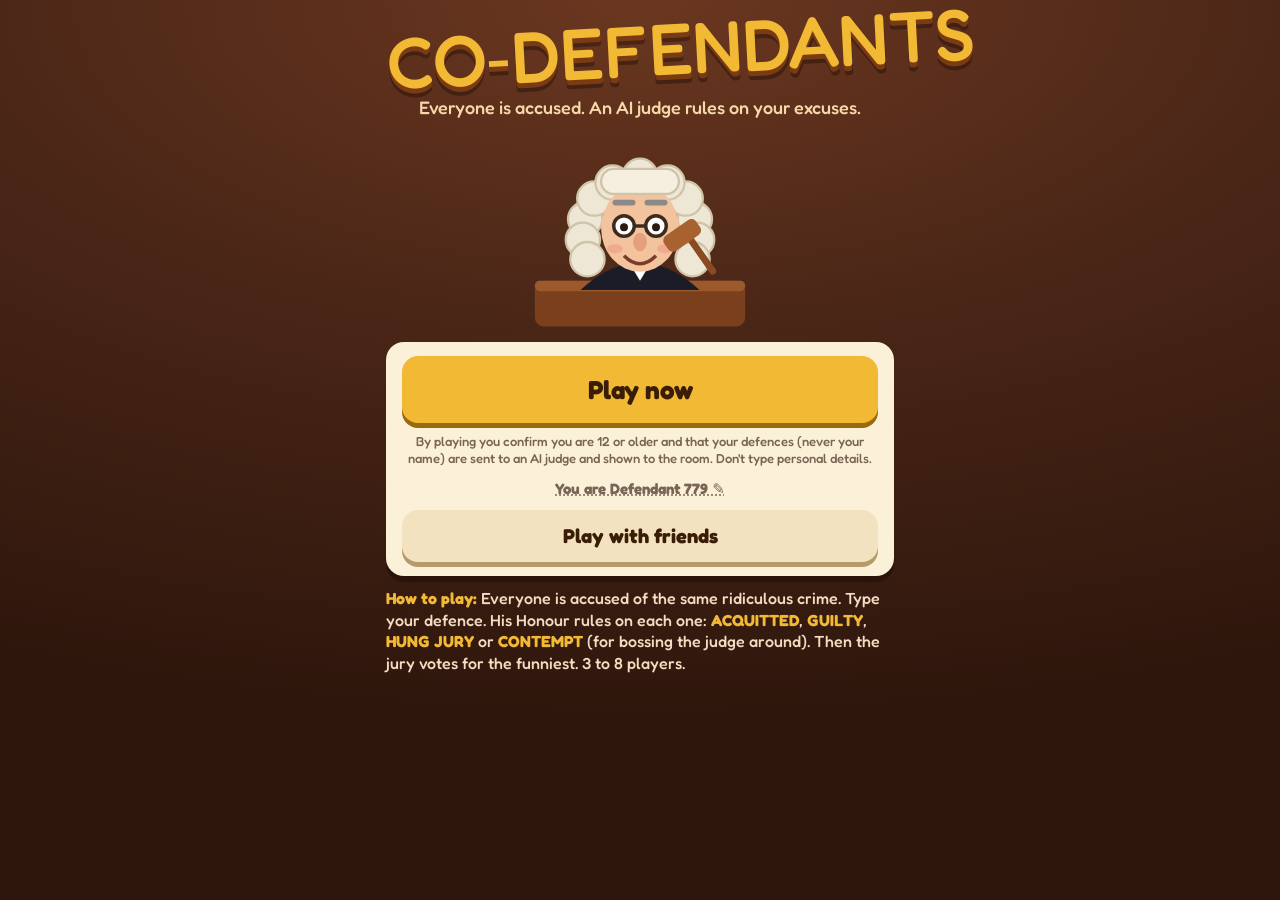
<file: party/index.html>
<!doctype html>
<html lang="en">
<head>
<meta charset="utf-8">
<meta name="viewport" content="width=device-width, initial-scale=1, viewport-fit=cover">
<meta name="theme-color" content="#4a2617">
<title>Co-Defendants</title>
<link rel="preload" href="fonts/fredoka-latin-700-normal.woff2" as="font" type="font/woff2" crossorigin>
<link rel="stylesheet" href="style.css">
</head>
<body>
<main id="app"><div class="title">CO-DEFENDANTS</div></main>
<script type="module" src="main.js"></script>
</body>
</html>
</file>
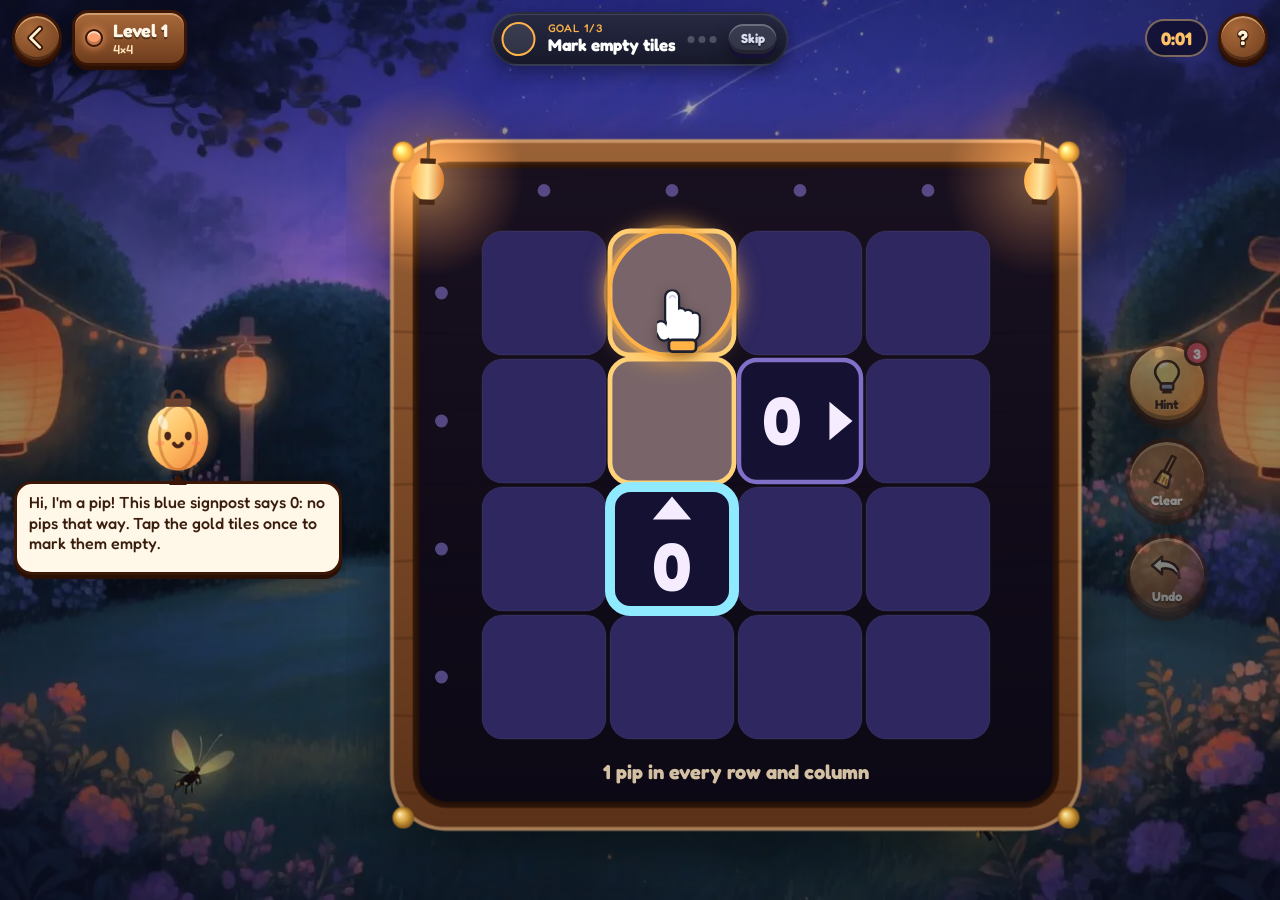
<file: puzzle/index.html>
<!doctype html>
<html lang="en">
<head>
<meta charset="utf-8">
<meta name="viewport" content="width=device-width, initial-scale=1, maximum-scale=1, user-scalable=no, viewport-fit=cover">
<meta name="theme-color" content="#0d1130">
<title>Pipglow</title>
<link rel="preload" href="fonts/fredoka-latin-700-normal.woff2" as="font" type="font/woff2" crossorigin>
<link rel="stylesheet" href="main.css">
<style>html,body{margin:0;height:100%;background:#0d1130}#boot{position:fixed;inset:0;z-index:5;display:flex;align-items:center;justify-content:center;color:#ffc266;font:600 20px system-ui,sans-serif}</style>
</head>
<body>
<div id="boot">Lighting lanterns…</div>
<div id="scene"></div>
<div id="app">
  <div id="home" class="screen"></div>
  <div id="levels" class="screen"></div>
  <div id="endless" class="screen"></div>
  <div id="game" class="screen"></div>
</div>
<div id="modal" class="modal"></div>
<div id="shield"></div>
<div id="spinner">Growing a new garden…</div>
<script type="module" src="main.js"></script>
</body>
</html>
</file>
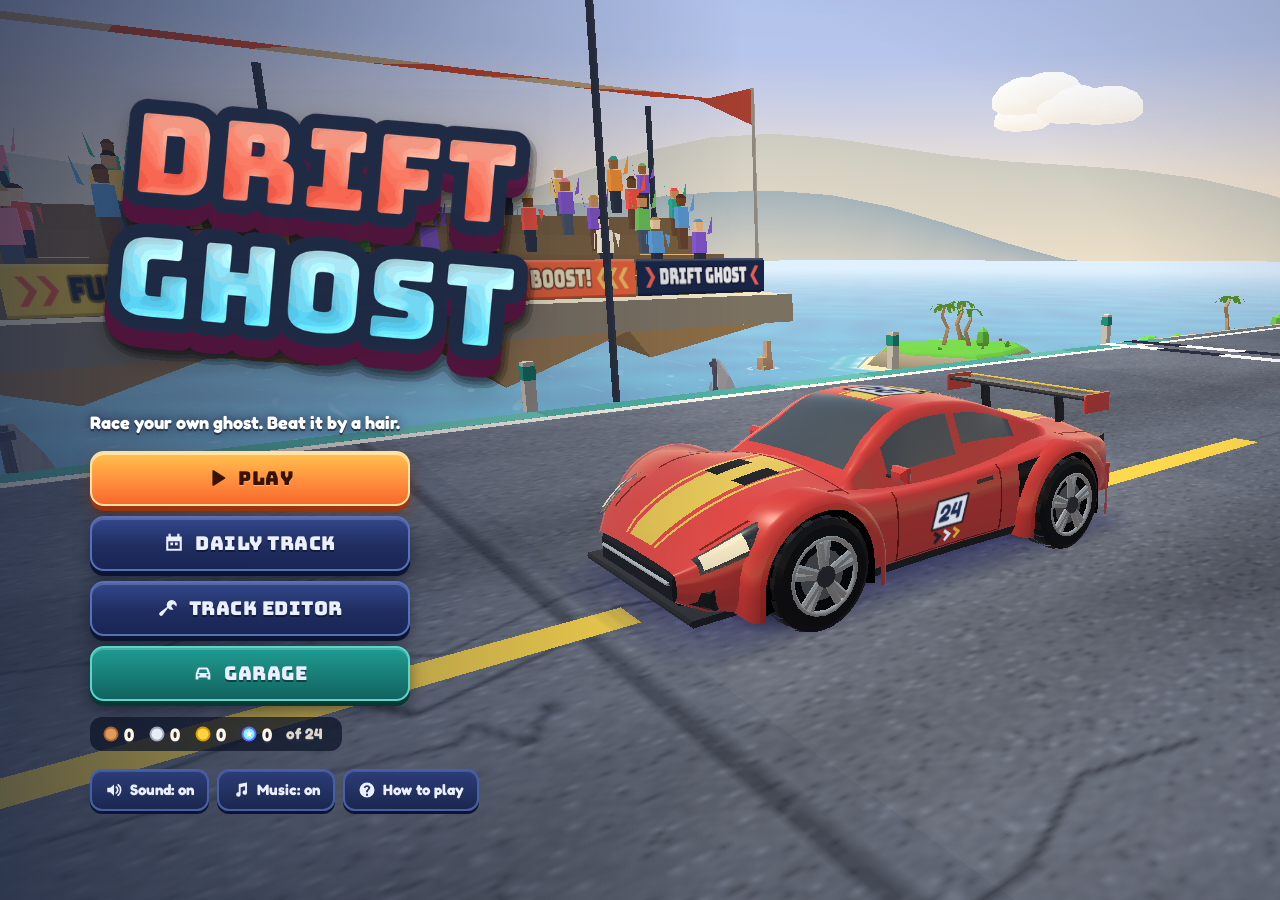
<file: racer/index.html>
<!doctype html>
<html lang="en">
<head>
<meta charset="utf-8">
<meta name="viewport" content="width=device-width, initial-scale=1, maximum-scale=1, user-scalable=no, viewport-fit=cover">
<title>Drift Ghost</title>
<link rel="icon" href="data:,">
<style>
@font-face { font-family: 'Fredoka'; font-weight: 500; font-display: swap; src: url(fredoka-500.woff2) format('woff2'); }
@font-face { font-family: 'Bungee'; font-weight: 400; font-display: swap; src: url(bungee.woff2) format('woff2'); }
@font-face { font-family: 'Fredoka'; font-weight: 700; font-display: swap; src: url(fredoka-700.woff2) format('woff2'); }
:root { --navy: #25344a; --glass: rgba(29, 41, 61, 0.82); --cream: #fff6e5; --gold: #ffd166; --teal: #2bd1bd; --coral: #ff6a55; --bad: #ff6a7a; --good: #5dff8a; }
* { box-sizing: border-box; -webkit-tap-highlight-color: transparent; }
html, body { margin: 0; height: 100%; overflow: hidden; background: #8fd0ff; color: var(--cream); font-family: 'Fredoka', ui-rounded, system-ui, sans-serif; font-weight: 500; user-select: none; -webkit-user-select: none; touch-action: none; }
canvas#c { position: fixed; inset: 0; width: 100%; height: 100%; display: block; }
button { font: inherit; color: inherit; cursor: pointer; border: 0; }
.screen { position: fixed; inset: 0; display: none; }
.screen.on { display: flex; }
#loading { position: fixed; inset: 0; display: flex; align-items: center; justify-content: center; flex-direction: column; background: linear-gradient(#5fb4ff, #fff0d6); color: #25344a; font-size: 28px; font-weight: 700; z-index: 50; }
#loading .bar { width: 160px; height: 10px; border-radius: 6px; background: #25344a33; margin-top: 14px; overflow: hidden; }
#loading .bar i { display: block; height: 100%; width: 40%; background: var(--coral); animation: ld 1s infinite ease-in-out alternate; }
@keyframes ld { from { margin-left: 0 } to { margin-left: 60% } }

/* title */
#title { flex-direction: column; align-items: center; justify-content: center; gap: 10px; padding: 16px; background: linear-gradient(90deg, rgba(25,36,62,0.66), rgba(25,36,62,0.22) 38%, rgba(25,36,62,0) 58%); align-items: flex-start; padding-left: 7vw; }
.logo { display: flex; flex-direction: column; align-items: center; line-height: 0.85; font-weight: 700; letter-spacing: 2px; filter: drop-shadow(0 6px 0 rgba(37,52,74,0.6)); }
.logo .l1 { font-size: clamp(54px, 13vw, 110px); color: var(--coral); -webkit-text-stroke: 3px #fff; }
.logo .l2 { font-size: clamp(54px, 13vw, 110px); color: #bff6ff; -webkit-text-stroke: 3px #25344a; opacity: 0.92; }
.logoimg { width: min(460px, 78vw); filter: drop-shadow(0 8px 12px rgba(0,0,0,0.25)); animation: logoin 0.7s cubic-bezier(.2,1.4,.4,1) both; }
@keyframes logoin { from { transform: scale(0.6) rotate(-6deg); opacity: 0; } }
.tag { font-size: 18px; font-weight: 700; color: #fff; text-shadow: 0 2px 0 #25344a, 0 0 10px rgba(20,30,60,0.75); margin-bottom: 8px; text-align: center; }
.menu { display: flex; flex-direction: column; gap: 10px; width: min(320px, 90vw); }
button.big { background: var(--glass); border: 2px solid rgba(255,209,102,0.35); padding: 13px 18px; border-radius: 16px; font-size: 21px; font-weight: 700; display: flex; align-items: center; justify-content: center; gap: 10px; box-shadow: 0 4px 0 rgba(0,0,0,0.25); transition: transform 0.08s; }
button.big:hover { transform: translateY(-2px); border-color: var(--gold); }
button.big:active { transform: translateY(2px); box-shadow: none; }
button.big.main { background: linear-gradient(180deg, #ff7b5c, #ffb547); color: #25344a; border-color: #fff3; }
button.big.alt { background: rgba(43,209,189,0.25); }
button.small { background: var(--glass); padding: 8px 14px; border-radius: 12px; font-size: 15px; border: 1px solid rgba(255,209,102,0.3); }
.pill { font-size: 13px; background: var(--gold); color: #25344a; padding: 2px 8px; border-radius: 10px; }
.stats { margin-top: 6px; font-size: 18px; display: flex; align-items: center; gap: 4px; text-shadow: 0 2px 0 #25344a; }
.foot { display: flex; gap: 8px; margin-top: 8px; }
.medal { display: inline-flex; vertical-align: middle; }

.thead, .tbody { display: flex; flex-direction: column; gap: 10px; align-items: inherit; }
#vignette { position: fixed; inset: 0; pointer-events: none; background: radial-gradient(ellipse at 50% 45%, rgba(0,0,0,0) 58%, rgba(10,14,34,0.18) 100%); }
/* bars and lists */
.bar { position: absolute; top: 0; left: 0; right: 0; display: flex; align-items: center; gap: 12px; padding: 12px 16px; background: linear-gradient(rgba(29,41,61,0.85), rgba(29,41,61,0)); }
.bar h2 { margin: 0; font-size: 24px; }
button.back { background: var(--glass); border-radius: 12px; padding: 8px 14px; font-size: 17px; border: 1px solid #ffd16655; }
#levels, #garage { flex-direction: column; overflow-y: auto; padding: 70px 16px 24px; touch-action: pan-y; background: rgba(29,41,61,0.35); }
.lvnote { text-shadow: 0 2px 0 #25344a; }
#garage { justify-content: flex-end; padding: 62px 12px 12px; overflow: hidden; background: none; }
.gpanel { background: rgba(24,34,52,0.94); border-radius: 18px; padding: 10px 12px; width: min(860px, 100%); margin: 0 auto; max-height: 42vh; overflow-y: auto; touch-action: pan-y; }
.gpanel .note { margin: 0 0 8px; opacity: 1; }
.cnt { display: inline-flex; align-items: center; gap: 4px; margin-right: 8px; } .cnt.of { opacity: 0.85; font-size: 0.85em; }
.tiers { display: flex; flex-direction: column; gap: 14px; max-width: 980px; width: 100%; margin: 0 auto; }
.tier h3 { margin: 0 0 8px; font-size: 19px; text-shadow: 0 2px 0 #25344a; }
.cards { display: grid; grid-template-columns: repeat(auto-fill, minmax(140px, 1fr)); gap: 10px; }
button.card { position: relative; display: flex; flex-direction: column; justify-content: flex-end; background: var(--glass); border-radius: 14px; padding: 10px 12px; text-align: left; border: 2px solid transparent; border-bottom: 4px solid var(--tc); min-height: 84px; }
button.card:hover { border-color: var(--gold); border-bottom-color: var(--tc); }
button.card.locked { background: rgba(20,28,44,0.9); } button.card.locked .num, button.card.locked .nm, button.card.locked .bt { opacity: 1; color: #c9d2e0; }
.card .num { font-size: 13px; opacity: 0.7; }
.outl { height: 50px; margin: -8px 0 2px; } .outl svg { width: 100%; height: 100%; display: block; }
.card .nm { font-size: 17px; font-weight: 700; }
.card .bt { font-size: 14px; opacity: 0.85; margin-top: 4px; }
.card .md { position: absolute; right: 8px; top: 8px; }
.cars { display: grid; grid-template-columns: repeat(auto-fill, minmax(92px, 1fr)); gap: 8px; max-width: 800px; margin: 0 auto; width: 100%; }
button.carbtn { background: rgba(255,255,255,0.08); border-radius: 14px; padding: 8px 4px; font-size: 15px; display: flex; flex-direction: column; align-items: center; gap: 6px; border: 2px solid transparent; }
button.carbtn.sel { border-color: var(--gold); }
button.carbtn.locked .sw { opacity: 0.75; }
.sw { width: 56px; height: 30px; border-radius: 8px; border: 4px solid; }
.note { text-align: center; opacity: 0.9; margin: 4px 0 12px; }
.note.bad { color: var(--bad); }

/* pre-race */
#pre { justify-content: flex-end; align-items: flex-end; padding: 16px; }
.prebody { background: var(--glass); border-radius: 18px; padding: 16px 18px; width: min(340px, 100%); display: flex; flex-direction: column; gap: 8px; border: 1px solid #ffd16655; }
.sub { opacity: 0.8; font-size: 15px; }
.medals { display: flex; flex-direction: column; gap: 4px; }
.mrow { display: flex; align-items: center; gap: 8px; font-size: 17px; opacity: 0.75; }
.mrow b { margin-left: auto; }
.mrow.got { opacity: 1; color: var(--gold); }
.pb { font-size: 16px; }
.lbl { font-size: 14px; opacity: 0.8; }
.ghosts { display: flex; flex-wrap: wrap; gap: 6px; }
button.chip { background: rgba(255,255,255,0.08); border: 1px solid #ffffff33; padding: 6px 10px; border-radius: 10px; font-size: 14px; display: flex; gap: 6px; align-items: center; }
button.chip.sel { background: var(--teal); color: #16283a; border-color: var(--teal); }
.ad { font-size: 10px; background: var(--gold); color: #25344a; padding: 1px 4px; border-radius: 4px; font-weight: 700; }

/* HUD */
#hud { pointer-events: none; }
#hud > * { position: absolute; }
#hud .top button, #hud .touch, #hud .pausemenu, #hud .pausemenu button { pointer-events: auto; }
body.touchmode .only-keys, body:not(.touchmode) .only-touch { display: none !important; }
#hud .top { top: 10px; left: 0; right: 0; display: flex; justify-content: center; align-items: center; gap: 12px; }
#hud .time { font-size: 38px; font-weight: 700; text-shadow: 0 3px 0 rgba(37,52,74,0.8); min-width: 190px; text-align: center; font-variant-numeric: tabular-nums; }
.pausebtn, .resetbtn { width: 44px; height: 44px; flex: none; border-radius: 12px; background: var(--glass); font-weight: 700; font-size: 18px; }
.resetbtn { width: 62px; font-size: 14px; padding: 0; }
#hud .split { top: 66px; left: 50%; transform: translateX(-50%) scale(0.8); font-size: 28px; font-weight: 700; padding: 2px 14px; border-radius: 10px; background: var(--glass); opacity: 0; transition: 0.15s; font-variant-numeric: tabular-nums; }
#hud .split.show { opacity: 1; transform: translateX(-50%) scale(1); }
#hud .split.good { color: var(--good); } #hud .split.bad { color: var(--bad); }
#hud .hl, #hud .hr { top: 14px; display: flex; flex-direction: column; gap: 4px; text-shadow: 0 2px 0 #25344a; }
#hud .hl { left: 16px; align-items: flex-start; } #hud .hr { right: 16px; align-items: flex-end; }
#hud .cp { font-size: 18px; }
#hud .target { font-size: 16px; display: flex; align-items: center; gap: 4px; white-space: nowrap; }
#hud .count { top: 32%; left: 50%; transform: translate(-50%, -50%) scale(0.6); font-size: 110px; font-weight: 700; color: #fff; -webkit-text-stroke: 4px #25344a; opacity: 0; transition: transform 0.15s, opacity 0.2s; }
#hud .count.show { opacity: 1; transform: translate(-50%, -50%) scale(1); }
#hud .count.go { color: var(--gold); }
#hud .flash { top: 45%; left: 50%; transform: translateX(-50%); font-size: 26px; font-weight: 700; color: var(--gold); text-shadow: 0 3px 0 #25344a; opacity: 0; transition: opacity 0.2s; }
#hud .flash.show { opacity: 1; }
#hud .hint { bottom: 22%; left: 50%; transform: translateX(-50%); background: var(--glass); padding: 8px 14px; border-radius: 12px; font-size: 17px; white-space: nowrap; max-width: 92vw; white-space: normal; text-align: center; }
body.touchmode #hud .hint { bottom: 150px; top: auto; }
#hud .stars { font-size: 18px; font-weight: 700; color: #ffd23f; text-shadow: 0 2px 0 #25344a; }
#hud .stars.bump { animation: bump 0.3s ease-out; }
@keyframes bump { 0% { transform: scale(1.5); } 100% { transform: scale(1); } }
body.coaching #hud .top, body.coaching #hud .hl, body.coaching #hud .hr { margin-top: 62px; } body.coaching #hud .split, body.coaching #hud .tip { margin-top: 58px; }
#hud .stuck { display: none; top: 34%; left: 50%; transform: translateX(-50%); font-size: 22px; font-weight: 700; color: #fff; text-shadow: 0 2px 0 #25344a; align-items: center; gap: 10px; white-space: nowrap; }
#hud .stuck.show { display: flex; } #hud .stuck.show button { pointer-events: auto; }
#hud .tip { top: 112px; left: 50%; transform: translateX(-50%); max-width: min(440px, 92vw); width: max-content; background: var(--glass); border: 1px solid #ffd16655; padding: 7px 14px; border-radius: 12px; font-size: 16px; text-align: center; opacity: 0; visibility: hidden; transition: opacity 0.2s, visibility 0.2s; }
#hud .tip.show { opacity: 1; visibility: visible; }
#hud .wrongway { display: none; top: 30%; left: 50%; transform: translateX(-50%); background: #d8323f; color: #fff; font-size: 26px; font-weight: 700; padding: 6px 18px; border-radius: 12px; white-space: nowrap; }
#hud .wrongway.show { display: block; animation: ww 0.7s infinite alternate; }
@keyframes ww { to { opacity: 0.55; } }
#hud .steerwait { display: none; top: 34%; left: 50%; transform: translateX(-50%); width: max-content; max-width: 88vw; background: var(--glass); border: 2px solid var(--gold); color: #fff; font-size: 22px; font-weight: 700; text-align: center; padding: 10px 18px; border-radius: 14px; }
#hud.waiting .zone span { animation: zpulse 0.8s infinite alternate; } @keyframes zpulse { to { transform: scale(1.2); background: rgba(255,209,102,0.8); color: #25344a; } }
#hud .hint.off { display: none; }
body.paused .coachkey, body.paused #hud .tip, body.paused #hud .steerwait, body.paused #hud .stuck, body.paused #hud .wrongway { visibility: hidden; }
body.coaching #hud .count { top: 40%; } @media (max-height: 600px) { #hud .count { font-size: 72px; top: 44%; } body.coaching #hud .count { top: 46%; } }
body.touchmode #hud .charge { bottom: 124px; }
body.paused .kc-root, body:not([data-screen="hud"]) .kc-root { display: none; }
body .kc-tracker { max-width: calc(100vw - 16px); } body .kc-text span { white-space: normal; }
@media (max-width: 480px) { body .kc-tracker { border-radius: 18px; gap: 8px; width: calc(100vw - 16px); } body .kc-text { flex: 1; } body .kc-text span { font-size: 16px; } body .kc-dots { display: none; } }
#hud .stuck .kcap { animation: keypress 1s infinite; }
.coachkey { bottom: 26%; left: 50%; width: max-content; max-width: 94vw; transform: translateX(-50%); display: flex; align-items: center; gap: 12px; pointer-events: none; }
.coachkey[data-key="none"] .kcap { display: none; }
.coachkey .ktext { font-size: 20px; font-weight: 700; color: #fff; text-shadow: 0 2px 0 #25344a, 0 0 12px rgba(0,0,0,0.4); }
.kcap { min-width: 72px; text-align: center; padding: 8px 18px; border-radius: 12px; background: #f4f1ea; color: #25344a; font-weight: 700; font-size: 20px; box-shadow: 0 7px 0 #9aa3b8; }
.coachkey[data-key="press"] .kcap { animation: keypress 1s infinite; }
.coachkey[data-key="hold"] .kcap { transform: translateY(6px); box-shadow: 0 1px 0 #9aa3b8; background: #ffd166; }
.coachkey[data-key="release"] .kcap { animation: keyrel 0.6s infinite; background: #5fe1ff; }
@keyframes keypress { 0%, 40% { transform: none; box-shadow: 0 7px 0 #9aa3b8; } 55%, 100% { transform: translateY(6px); box-shadow: 0 1px 0 #9aa3b8; } }
@keyframes keyrel { 0% { transform: translateY(6px); box-shadow: 0 1px 0 #9aa3b8; } 60%, 100% { transform: none; box-shadow: 0 7px 0 #9aa3b8; } }
#hud .speed { font-size: 20px; font-weight: 700; font-variant-numeric: tabular-nums; white-space: nowrap; }
#hud .charge { bottom: 12%; left: 50%; transform: translateX(-50%); display: flex; flex-direction: column; align-items: center; gap: 2px; opacity: 0; transition: opacity 0.15s; }
#hud .charge span { font-size: 12px; font-weight: 700; letter-spacing: 2px; text-shadow: 0 2px 0 #25344a; }
#hud .charge div { width: 150px; height: 12px; border-radius: 6px; background: #25344aaa; overflow: hidden; border: 2px solid #fff6; }
#hud .charge.on { opacity: 1; }
#hud .charge i { display: block; height: 100%; background: #fff; }
#hud .charge.lv1 i { background: #4fd8ff; } #hud .charge.lv2 i { background: #ff9a2e; }
.touch { display: none; inset: auto 0 0 0; height: 46%; }
body.touchmode .touch { display: block; }
.touch .tl, .touch .tr { position: absolute; bottom: calc(16px + var(--safe-area-inset-bottom, 0px)); display: flex; gap: 12px; }
.touch.halves { height: 62%; }
.touch .zone { position: absolute; top: 0; bottom: 0; width: 50%; display: flex; align-items: flex-end; padding: 0 0 calc(22px + var(--safe-area-inset-bottom, 0px)); }
.touch .zl { left: 0; justify-content: flex-start; padding-left: calc(22px + var(--safe-area-inset-left, 0px)); }
.touch .zr { right: 0; justify-content: flex-end; padding-right: calc(22px + var(--safe-area-inset-right, 0px)); }
.touch .zone span { width: 76px; height: 76px; border-radius: 50%; background: rgba(29,41,61,0.35); border: 2px solid rgba(255,255,255,0.4); display: flex; align-items: center; justify-content: center; font-size: 30px; color: #fff; }
.touch .zone.on span { background: rgba(255,209,102,0.75); color: #25344a; }
.touch .fl { position: absolute; right: 22px; top: 0; width: 84px; height: 84px; }
.tset { display: flex; flex-direction: column; gap: 6px; margin-top: 4px; }
button.small.on { border-color: var(--teal); }
.touch .tl { left: 16px; } .touch .tr { right: 16px; align-items: flex-end; }
.tbtn { width: 84px; height: 84px; border-radius: 22px; background: rgba(29,41,61,0.45); border: 2px solid rgba(255,255,255,0.35); display: flex; align-items: center; justify-content: center; font-size: 30px; font-weight: 700; color: #fff; }
.tbtn.drift { width: 104px; height: 104px; background: rgba(255,106,85,0.5); font-size: 20px; }
.tbtn.brake { width: 72px; height: 64px; font-size: 14px; }
.tbtn.on { background: rgba(255,209,102,0.75); color: #25344a; }
.pausemenu { display: none; inset: 0; align-items: center; justify-content: center; background: rgba(20,28,44,0.5); }
#hud.paused .pausemenu { display: flex; }
.panel { background: var(--glass); border-radius: 20px; padding: 20px; border: 1px solid #ffd16666; display: flex; flex-direction: column; gap: 10px; width: min(360px, 92vw); max-height: 90vh; overflow-y: auto; }
.panel h2 { margin: 0 0 4px; text-align: center; }
.panel p { margin: 0; line-height: 1.35; font-size: 16px; }
.helpp { overflow: hidden; } .helpbody { overflow-y: auto; min-height: 0; display: flex; flex-direction: column; gap: 8px; touch-action: pan-y; } .helpp button { flex: none; }
.modal { position: fixed; inset: 0; display: flex; align-items: center; justify-content: center; background: rgba(20,28,44,0.55); z-index: 30; }

/* finish */
#finish { align-items: center; justify-content: flex-end; padding: 16px 6vw; }
@media (max-aspect-ratio: 1/1) { #finish { align-items: flex-end; justify-content: center; padding: 16px; } }
.fin { align-items: center; text-align: center; } .finhead, .fininfo, .finbtns { display: flex; flex-direction: column; align-items: center; gap: 8px; width: 100%; } .fininfo { gap: 4px; } .fininfo .note { margin: 0; } .unl { color: var(--good); font-weight: 700; } .medalwon .medal svg { width: 84px; height: 84px; }
.ftime { font-size: 50px; font-weight: 700; font-variant-numeric: tabular-nums; }
.pbtag { background: var(--gold); color: #25344a; padding: 3px 12px; border-radius: 10px; font-weight: 700; }
.delta { opacity: 0.85; } .delta.bad { color: #ffb3bb; }
.medalwon { display: flex; flex-direction: column; align-items: center; gap: 6px; font-size: 22px; font-weight: 700; letter-spacing: 1px; }
.medalbig { position: relative; display: flex; }
.medalwon.pop .medalbig { animation: medalpop 0.9s cubic-bezier(.2,1.6,.4,1) both; }
@keyframes medalpop { 0% { transform: scale(0) rotate(-200deg); } 70% { transform: scale(1.15) rotate(10deg); } 100% { transform: scale(1) rotate(0); } }
.shine { position: absolute; inset: -18px; border-radius: 50%; background: conic-gradient(from 0deg, transparent 0 10%, rgba(255,240,170,0.65) 12% 16%, transparent 18% 35%, rgba(255,240,170,0.65) 37% 41%, transparent 43% 60%, rgba(255,240,170,0.65) 62% 66%, transparent 68% 85%, rgba(255,240,170,0.65) 87% 91%, transparent 93%); animation: spin 4s linear infinite; z-index: -1; }
@keyframes spin { to { transform: rotate(360deg); } }
.starline { color: #ffd23f; font-size: 17px; }
.pbtag { animation: medalpop 0.6s cubic-bezier(.2,1.6,.4,1) both; animation-delay: 0.15s; }
.next { font-size: 15px; opacity: 0.9; }
.row { display: flex; gap: 8px; justify-content: center; flex-wrap: wrap; width: 100%; }
.row button.big { flex: 1; }

/* editor */
#editor { pointer-events: none; }
#editor > * { pointer-events: auto; }
.einfo { margin-left: auto; opacity: 0.85; }
.epanel { position: absolute; right: 12px; top: 64px; bottom: 12px; width: 330px; overflow: hidden; background: rgba(24,34,52,0.94); border-radius: 16px; display: flex; flex-direction: column; }
.ebody { flex: 1; min-height: 0; overflow-y: auto; padding: 10px 12px; display: flex; flex-direction: column; gap: 10px; touch-action: pan-y; }
.efoot { flex: none; display: grid; grid-template-columns: 70px 1fr 1.2fr; gap: 6px; padding: 8px 10px calc(8px + env(safe-area-inset-bottom, 0px)); border-top: 1px solid #ffffff22; } .efoot button { font-size: 16px; padding: 11px 4px; white-space: nowrap; }
.egrid2 { display: grid; grid-template-columns: 1fr 1fr; gap: 6px; } .egrid3 { display: grid; grid-template-columns: 1fr 1fr 1fr; gap: 6px; } .egrid2 button, .egrid3 button { white-space: nowrap; overflow: hidden; padding: 8px 2px !important; }
.erow.off .pl { opacity: 0.4; } button.eb.st { width: 48px; font-size: 18px; padding: 6px 0; } button.eb:disabled { opacity: 0.4; cursor: default; }
.einfo.bad { color: #ffb3bb; opacity: 1; }
#editor .eresult { position: absolute; inset: 0; display: flex; align-items: center; justify-content: center; background: rgba(20,28,44,0.6); }
.esec { display: flex; flex-direction: column; gap: 6px; }
.etitle { font-size: 14px; opacity: 0.8; }
.egrid { display: grid; grid-template-columns: repeat(4, 1fr); gap: 6px; }
.erow { display: flex; gap: 6px; align-items: center; flex-wrap: wrap; }
.pl { flex: 1; font-size: 15px; }
button.eb { background: rgba(255,255,255,0.1); border: 1px solid #ffffff2a; padding: 7px 9px; border-radius: 9px; font-size: 14px; }
button.eb:hover { border-color: var(--gold); }
button.eb.warn { color: #ffc2c8; }
button.eb.hi { background: var(--teal); color: #16283a; font-weight: 700; }
button.eb.go { background: linear-gradient(180deg, #ff7b5c, #ffb547); color: #25344a; font-weight: 700; }
.eact button { flex: 1; font-size: 17px; padding: 11px; }
.estatus { font-size: 14px; line-height: 1.35; padding: 8px; border-radius: 10px; background: rgba(255,255,255,0.08); }
.estatus.bad { background: rgba(255,106,122,0.2); color: #ffd0d5; }
.estatus.ok { background: rgba(93,255,138,0.15); }
.emed { display: flex; gap: 10px; flex-wrap: wrap; margin: 4px 0; }
.mylist { display: flex; flex-direction: column; gap: 6px; }
@media (max-width: 700px) {
  #title { align-items: center; padding-left: 16px; background: linear-gradient(rgba(25,36,62,0.35), rgba(25,36,62,0) 34%, rgba(25,36,62,0) 48%, rgba(25,36,62,0.72) 78%); }
  .epanel { left: 8px; right: 8px; width: auto; top: auto; bottom: 8px; height: 50%; } .einfo { font-size: 13px; } #editor .bar h2 { font-size: 18px; }
  .egrid { grid-template-columns: repeat(4, 1fr); }
  #hud .time { font-size: 30px; min-width: 150px; }
  #hud .hl, #hud .hr { top: 60px; } #hud .hl { left: 12px; } #hud .hr { right: 12px; }
  #hud .target, #hud .cp, #hud .stars, #hud .speed { font-size: 15px; }
  #hud .split { top: 112px; } #hud .tip { top: 152px; }
  #pre { align-items: flex-end; justify-content: center; }
}
body.clean #hud, body.clean #finish, body.clean #toast, body.clean .modal { display: none !important; }
body.covermode .screen, body.covermode #toast, body.covermode .modal { display: none !important; }
@media (max-aspect-ratio: 4/5) { #title { justify-content: space-between; padding: 5vh 16px calc(18px + env(safe-area-inset-bottom, 0px)); } .tbody { width: 100%; align-items: center; } #title .logoimg { width: min(300px, 62vw); } #title .menu { width: min(360px, 92vw); display: grid; grid-template-columns: 1fr 1fr 1fr; gap: 8px; } #title .menu .main { grid-column: 1 / -1; font-size: 25px; padding: 15px; } #title .menu button:not(.main) { font-size: 16px; padding: 12px 4px; flex-wrap: wrap; } }
@media (max-height: 600px) {
  .thead, .tbody { gap: 5px; }
  #title { gap: 6px; padding: 8px 16px; }
  .logoimg { width: min(330px, 46vh * 1.5); }
  .tag { font-size: 15px; margin-bottom: 2px; }
  .menu { display: grid; grid-template-columns: 1fr 1fr; width: min(520px, 92vw); gap: 8px; }
  button.big { padding: 10px 14px; font-size: 18px; }
  .stats { margin-top: 2px; font-size: 15px; } .foot { margin-top: 2px; }
  .prebody { padding: 10px 14px; gap: 5px; max-height: calc(100vh - 70px); overflow-y: auto; }
  .mrow { font-size: 15px; }
}
@media (max-height: 600px) and (min-aspect-ratio: 1/1) {
  .panel { padding: 12px 16px; gap: 6px; }
  .helpp, .pausemenu .panel { width: min(560px, 92vw); }
  .pausemenu .panel { display: grid; grid-template-columns: 1fr 1fr 1fr; } .pausemenu .panel h2, .pausemenu .panel .row, .pausemenu .panel .only-touch { grid-column: 1 / -1; }
  #finish { padding: 8px 2vw; align-items: center; justify-content: flex-end; }
  .fin { width: min(330px, 46vw); gap: 4px; max-height: calc(100vh - 12px); padding: 8px 12px; } .ftime { font-size: 32px; line-height: 1; } .finhead, .fininfo, .finbtns { gap: 4px; }
  .medalwon { flex-direction: row; font-size: 16px; } .medalwon .medal svg { width: 40px; height: 40px; } .shine { inset: -8px; }
  .fininfo { font-size: 13px; } .starline, .next { font-size: 13px; } .fin .row { flex-wrap: nowrap; } .fin button.big { padding: 8px 6px; font-size: 16px; white-space: nowrap; } .fin button.small { padding: 6px 8px; font-size: 13px; white-space: nowrap; } 
  .gpanel { max-height: 44vh; } .gpanel .cars { display: flex; overflow-x: auto; touch-action: pan-x; } .gpanel .carbtn { flex: 0 0 92px; }
  .coachkey { bottom: 20%; } #hud .split { top: 60px; font-size: 22px; } #hud .tip { top: 100px; max-width: 94vw; font-size: 15px; } #hud .charge, body.touchmode #hud .charge { bottom: 6%; } .coachkey .ktext { font-size: 17px; } .kcap { font-size: 17px; padding: 6px 14px; min-width: 48px; }
}
@media (max-width: 480px) { .touch .tr { flex-direction: column; align-items: flex-end; } }
@media (min-width: 481px) { body .kc-text span { white-space: nowrap; } }
@media (max-height: 400px) { .logoimg { width: 230px; } #hud .hl, #hud .hr { top: 14px; } #hud .split { top: 56px; font-size: 18px; padding: 0 10px; } #hud .tip { top: 84px; font-size: 14px; padding: 4px 12px; } #hud .flash { top: 52%; font-size: 22px; } #hud .wrongway { top: 36%; font-size: 20px; } body .kc-tracker { padding: 4px 8px; top: 4px; } body .kc-text span { font-size: 15px; } .kc-check { width: 26px !important; height: 26px !important; } body.coaching #hud .top, body.coaching #hud .hl, body.coaching #hud .hr { margin-top: 48px; } }
@media (max-height: 340px) { #title { gap: 3px; padding: 4px 16px; } .logoimg { width: 150px; } .tag { display: none; } .menu { gap: 5px; } #title button.big { padding: 7px 10px; font-size: 16px; } #title button.small { padding: 5px 10px; }  .fininfo .starline, .fininfo .note { display: none; } .touch.halves { height: 55%; } }
#toast { position: fixed; left: 50%; bottom: 24px; transform: translateX(-50%) translateY(20px); background: var(--navy); padding: 10px 16px; border-radius: 12px; opacity: 0; transition: 0.2s; z-index: 40; pointer-events: none; text-align: center; max-width: 90vw; }
#toast.show { opacity: 1; transform: translateX(-50%); }
/* ------------------------------------------------------------------ skin: racing plates (Bungee display type, layered depth) */
:root { --p1: #24356b; --p2: #141d3d; --p3: #0c1228; --edge: #43599e; --ora: #ff7a3d; --ora2: #c2441a; --dsp: 'Bungee', 'Fredoka', system-ui, sans-serif; }
.ic { display: block; } .icw { display: inline-flex; flex: none; }
button.big, button.small, button.back, button.eb, .pausebtn, .resetbtn { touch-action: manipulation; }
button.big { font-family: var(--dsp); font-weight: 400; font-size: 19px; letter-spacing: 0.5px; color: #eaf0ff; background: linear-gradient(180deg, #33488c, #1f2d60 55%, #192554); border: 2px solid #5670bd; border-radius: 14px; padding: 13px 16px; min-height: 52px; box-shadow: 0 5px 0 #0d1533, 0 9px 16px rgba(5,9,26,0.45), inset 0 2px 0 rgba(255,255,255,0.18); transition: filter 0.1s; text-shadow: 0 2px 0 rgba(8,12,30,0.5); }
button.big:hover { transform: none; filter: brightness(1.14); border-color: #9db4ff; }
button.big:active { transform: none; filter: brightness(0.9); box-shadow: 0 2px 0 #0d1533, inset 0 3px 8px rgba(0,0,0,0.35); }
button.big.main { color: #3a1204; text-shadow: 0 1px 0 rgba(255,255,255,0.35); background: linear-gradient(180deg, #ffc24d, #ff8a3d 60%, #f7692a); border-color: #ffe1a0; box-shadow: 0 5px 0 #9c3410, 0 9px 18px rgba(120,40,8,0.45), inset 0 2px 0 rgba(255,255,255,0.55); }
button.big.main:active { box-shadow: 0 2px 0 #9c3410, inset 0 3px 8px rgba(120,40,0,0.35); }
button.big.alt { background: linear-gradient(180deg, #1f9c92, #12635f); border-color: #57d8cb; box-shadow: 0 5px 0 #083734, 0 9px 16px rgba(5,9,26,0.45), inset 0 2px 0 rgba(255,255,255,0.2); }
button.small, button.back { display: inline-flex; align-items: center; justify-content: center; gap: 7px; min-height: 42px; font-weight: 700; font-size: 15px; color: #eaf0ff; background: linear-gradient(180deg, #2c3d78, #1b274f); border: 2px solid #475fa8; border-radius: 12px; padding: 7px 13px; box-shadow: 0 3px 0 #0d1533, inset 0 1px 0 rgba(255,255,255,0.14); }
button.small:active, button.back:active { filter: brightness(0.88); box-shadow: 0 1px 0 #0d1533; }
button.small.tog.off { color: #9fb0d8; border-color: #33427a; } button.small.on { border-color: var(--teal); }
.panel, .prebody { background: linear-gradient(180deg, #263871, #17214a 38%, #111936); border: 2px solid #4d66b4; border-radius: 18px; box-shadow: 0 14px 40px rgba(4,8,24,0.55), inset 0 2px 0 rgba(255,255,255,0.14), inset 0 -22px 40px rgba(4,8,24,0.35); }
.panel h2, .bar h2 { font-family: var(--dsp); font-weight: 400; letter-spacing: 0.5px; }
.panel > h2 { margin: -20px -20px 6px; padding: 12px 20px; font-size: 22px; background: linear-gradient(90deg, #ff8a3d, #f0592c); color: #fff; border-radius: 15px 15px 0 0; text-shadow: 0 2px 0 rgba(90,25,5,0.55); clip-path: polygon(0 0, 100% 0, 100% 100%, 0 100%); box-shadow: inset 0 2px 0 rgba(255,255,255,0.35); }
.panel p, .sub, .lbl, .next, .note, .pb { font-size: 16px; color: #dbe5ff; opacity: 1; line-height: 1.35; } .lbl { font-size: 14.5px; color: #b9c8f2; }
.bar { background: linear-gradient(rgba(12,18,40,0.92), rgba(12,18,40,0.6) 70%, rgba(12,18,40,0)); padding-bottom: 22px; } .bar h2 { font-size: 22px; text-shadow: 0 2px 0 #0c1228; } .bar .einfo { font-weight: 700; text-shadow: 0 1px 2px #000; opacity: 1; }
/* title */
.tag { font-size: 18px; } .stats { background: rgba(12,18,40,0.72); border-radius: 12px; padding: 6px 12px; font-weight: 700; gap: 6px; } .cnt b { font-family: var(--dsp); }
#title .menu .pill { font-family: 'Fredoka'; font-weight: 700; text-shadow: none; }
/* tracks */
.tier h3 { display: inline-flex; align-items: center; gap: 10px; font-family: var(--dsp); font-weight: 400; font-size: 18px; background: rgba(12,18,40,0.82); padding: 5px 16px 5px 6px; border-radius: 10px; border-left: 6px solid var(--tc, #ffd166); } .tier h3 i { font-style: normal; background: var(--tc, #ffd166); color: #10162c; border-radius: 7px; padding: 2px 9px; }
.lvnote { background: rgba(12,18,40,0.72); border-radius: 12px; padding: 8px 14px; align-self: center; font-weight: 500; }
.cards { grid-template-columns: repeat(6, 1fr); } @media (max-width: 900px) { .cards { grid-template-columns: repeat(3, 1fr); } } @media (max-width: 520px) { .cards { grid-template-columns: repeat(2, 1fr); } }
button.card { color: #eaf0ff; background: linear-gradient(180deg, #2a3c78, #1a2551 60%, #141c3e); border: 2px solid #4660ae; border-bottom: 5px solid var(--tc); border-radius: 14px; box-shadow: 0 5px 12px rgba(4,8,24,0.4), inset 0 2px 0 rgba(255,255,255,0.14); min-height: 118px; }
.card .num { position: absolute; left: 8px; top: 7px; font-family: var(--dsp); font-size: 14px; opacity: 1; background: rgba(8,12,28,0.6); border-radius: 7px; padding: 2px 8px; } .card .nm { font-size: 17px; line-height: 1.1; } .card .bt { font-size: 14px; opacity: 1; color: #c9d6fb; font-weight: 500; } .card .md { display: flex; gap: 1px; top: 9px; } .outl { margin: 8px 0 3px; }
button.card.locked { background: linear-gradient(180deg, #1c2546, #121933); border-color: #2c3966; border-bottom-color: #3a4570; } button.card.locked .nm, button.card.locked .bt { color: #a9b6da; }
/* garage */
.gpanel { background: linear-gradient(180deg, #263871, #141d3f); border: 2px solid #4d66b4; } button.carbtn { background: linear-gradient(180deg, #2c3d78, #1a2551); border: 2px solid #3f55a0; font-weight: 700; min-height: 92px; } button.carbtn.sel { border-color: #ffd166; box-shadow: 0 0 0 3px rgba(255,209,102,0.25); } .sw { width: 62px; height: 34px; box-shadow: inset 0 8px 10px rgba(255,255,255,0.28), inset 0 -8px 10px rgba(0,0,0,0.25); } .pill { display: inline-flex; align-items: center; gap: 4px; font-weight: 700; font-size: 13.5px; }
/* pre */
.mrow { font-size: 17px; opacity: 1; color: #c9d6fb; background: rgba(8,12,28,0.35); border-radius: 9px; padding: 4px 10px; } .mrow b { font-family: var(--dsp); font-weight: 400; font-size: 15px; } .mrow.got { background: rgba(255,209,102,0.16); } button.chip { min-height: 40px; font-weight: 700; border: 2px solid #475fa8; background: #1b274f; color: #eaf0ff; border-radius: 11px; } button.chip.sel { background: linear-gradient(180deg, #35c4b5, #18877c); color: #04211e; border-color: #8ff3df; }
/* help */
.helpp { width: min(560px, 94vw); } .hrow { display: flex; gap: 12px; align-items: flex-start; background: rgba(8,12,28,0.35); border-radius: 11px; padding: 8px 12px; } .hrow .ic { color: #ffd166; margin-top: 1px; } kbd { font: 700 13px 'Fredoka', sans-serif; background: #f4f1ea; color: #20284a; border-radius: 6px; padding: 1px 8px; box-shadow: 0 2px 0 #9aa3b8; margin: 0 2px; display: inline-block; }
/* HUD plates */
#hud .time { font-family: var(--dsp); font-weight: 400; font-size: 30px; min-width: 206px; padding: 5px 16px 4px; background: linear-gradient(180deg, rgba(36,53,107,0.94), rgba(12,18,40,0.94)); border: 2px solid rgba(120,146,225,0.75); clip-path: polygon(14px 0, 100% 0, calc(100% - 14px) 100%, 0 100%); text-shadow: 0 2px 0 rgba(4,8,24,0.8); }
.pausebtn, .resetbtn { width: 48px; height: 46px; display: flex; flex-direction: column; align-items: center; justify-content: center; background: linear-gradient(180deg, #33488c, #17224a); border: 2px solid #5670bd; color: #fff; box-shadow: 0 3px 0 #0d1533; } .resetbtn { width: 62px; } .resetbtn small { font: 700 11px 'Fredoka'; line-height: 1; }
#hud .target, #hud .stars, #hud .cp { background: rgba(12,18,40,0.82); border-radius: 10px; padding: 4px 11px; font-weight: 700; font-size: 17px; color: #fff; text-shadow: none; border-left: 4px solid #ffd166; min-height: 32px; display: flex; align-items: center; gap: 6px; } #hud .cp { border-left: 0; border-right: 4px solid #38c6f0; } #hud .stars { color: #ffd84a; } #hud .stars b { color: #fff; } #hud .target:empty, #hud .cp:empty, #hud .stars:empty { display: none; }
#hud .hr, #hud .hl { gap: 6px; }
#hud .speed { position: fixed; right: 18px; bottom: 14px; width: 128px; text-align: center; background: radial-gradient(circle at 50% 70%, rgba(12,18,40,0.88), rgba(12,18,40,0.62)); border-radius: 18px; padding: 8px 10px 6px; line-height: 1; } #hud .speed svg { display: block; width: 100%; } #hud .speed b { display: block; font: 400 27px var(--dsp); margin-top: -25px; } #hud .speed small { font-size: 12px; color: #b9c8f2; font-weight: 700; } #hud .speed .arc { transition: stroke-dashoffset 0.12s linear; }
body.touchmode #hud .speed { position: static; width: 84px; padding: 6px 8px 5px; } body.touchmode #hud .speed b { font-size: 19px; margin-top: -17px; } body.touchmode #hud .speed small { font-size: 10px; }
#hud .charge { background: rgba(12,18,40,0.78); border-radius: 12px; padding: 5px 12px 8px; } #hud .charge span { font: 400 13px var(--dsp); text-shadow: none; } #hud .charge div { position: relative; width: 190px; height: 15px; border: 2px solid rgba(255,255,255,0.55); } #hud .charge em { position: absolute; top: 0; bottom: 0; width: 2px; background: rgba(255,255,255,0.75); } #hud .charge .t1 { left: 44%; } #hud .charge .t2 { left: 99%; }
#hud .split { font-family: var(--dsp); font-size: 24px; background: rgba(12,18,40,0.88); } #hud .flash { font-family: var(--dsp); font-size: 30px; top: 30%; color: #ffd84a; -webkit-text-stroke: 1px #3a1a04; text-shadow: 0 3px 0 #3a1a04; }
#hud .count { font-family: var(--dsp); top: 34%; } body.coaching #hud .count { top: 46%; }
#hud .tip, #hud .steerwait, #hud .hint { background: linear-gradient(180deg, rgba(36,53,107,0.95), rgba(12,18,40,0.95)); border: 2px solid #ffd166; color: #fff; font-weight: 700; font-size: 17px; border-radius: 13px; padding: 9px 16px; }
#hud .fresh { flex-direction: column; gap: 4px; } #hud .fresh b { font-family: var(--dsp); font-weight: 400; color: #ffd84a; font-size: 24px; }
/* one prompt slot */
#hud .tip, #hud .split, #hud .flash, #hud .wrongway, #hud .steerwait, #hud .stuck, #hud .hint, #hud .lesson { display: none !important; opacity: 1; visibility: visible; }
#hud[data-prompt="tip"] .tip, #hud[data-prompt="split"] .split, #hud[data-prompt="flash"] .flash, #hud[data-prompt="wrong"] .wrongway, #hud[data-prompt="hint"] .hint { display: block !important; }
#hud[data-prompt="wait"] .steerwait:not(.fresh), #hud[data-prompt="stuck"] .stuck, #hud[data-prompt="fresh"] .fresh, #hud[data-prompt="lesson"] .lesson { display: flex !important; }
#hud[data-prompt="stuck"] .stuck button { pointer-events: auto; } #hud .split { transform: translateX(-50%) !important; }
#hud.paused .tip, #hud.paused .split, #hud.paused .flash, #hud.paused .wrongway, #hud.paused .steerwait, #hud.paused .stuck, #hud.paused .hint, #hud.paused .lesson { display: none !important; }
.kc-root { display: none !important; }
#hud .lesson { top: 66px; left: 50%; transform: translateX(-50%); flex-direction: column; gap: 7px; width: min(480px, calc(100vw - 20px)); background: linear-gradient(180deg, rgba(38,56,113,0.96), rgba(14,21,46,0.96)); border: 2px solid #ffd166; border-radius: 15px; padding: 8px 12px 10px; box-shadow: 0 8px 22px rgba(4,8,24,0.45); }
.lhead { display: flex; align-items: center; gap: 10px; } .lhead b { font: 400 14px var(--dsp); color: #ffd166; } .ldots { display: flex; gap: 5px; margin-right: auto; } .ldots i { width: 26px; height: 8px; border-radius: 4px; background: rgba(255,255,255,0.18); } .ldots i.now { background: #ffd166; } .ldots i.on { background: #37d39a; }
.lskip { pointer-events: auto; background: rgba(255,255,255,0.12); color: #fff; border-radius: 9px; min-height: 36px; padding: 4px 16px; font-weight: 700; font-size: 14px; }
.lrow { display: flex; align-items: center; gap: 12px; } .lkey { flex: none; min-width: 64px; text-align: center; padding: 6px 14px; border-radius: 10px; background: #f4f1ea; color: #20284a; font-weight: 700; font-size: 19px; box-shadow: 0 5px 0 #9aa3b8; } .ltext { font-weight: 700; font-size: 19px; line-height: 1.15; color: #fff; }
.lesson[data-key="press"] .lkey { animation: keypress 0.9s infinite; background: #ffd166; } .lesson[data-key="hold"] .lkey { transform: translateY(4px); box-shadow: 0 1px 0 #9aa3b8; background: #ffd166; } .lesson[data-key="release"] .lkey { animation: keyrel 0.6s infinite; background: #5fe1ff; } .lesson[data-key="done"] .lkey { background: #37d39a; }
body.coaching #hud .top, body.coaching #hud .hl, body.coaching #hud .hr { margin-top: 0 !important; } body.coaching #hud .split, body.coaching #hud .tip { margin-top: 0; }
#toast { bottom: auto; top: 74px; background: linear-gradient(180deg, #2c3d78, #141d3f); border: 2px solid #ffd166; font-weight: 700; transform: translateX(-50%) translateY(-14px); z-index: 60; } #toast.show { transform: translateX(-50%); }
/* rival */
.rtag { left: 0; top: 0; pointer-events: none; opacity: 0; transition: opacity 0.05s; font: 400 14px var(--dsp); color: #fff; background: rgba(12,18,40,0.82); border-bottom: 4px solid var(--rc, #2b6be8); border-radius: 8px; padding: 2px 10px 1px; white-space: nowrap; will-change: transform; } .rtag.show { opacity: 1; }
#hud .gapplate { display: flex; align-items: center; gap: 7px; background: rgba(12,18,40,0.82); border-radius: 10px; padding: 4px 10px; min-height: 32px; font: 400 14px var(--dsp); color: #fff; white-space: nowrap; } #hud .gapplate:empty { display: none; } .gapplate i, .rline i, .rdot { width: 12px; height: 12px; border-radius: 4px; flex: none; display: inline-block; } .gapplate b { font-weight: 400; color: #ff8a7a; min-width: 46px; text-align: right; } .gapplate.ahead b { color: #6dffa0; } .gapplate em { font: 600 12px var(--ui, Fredoka, sans-serif); color: #ffd98a; } .gapplate em::before { content: '\25BC'; margin-right: 4px; font-size: 10px; }
.rline { display: flex; align-items: center; justify-content: center; gap: 8px; font-weight: 700; font-size: 16px; background: rgba(8,12,28,0.45); border-radius: 10px; padding: 5px 12px; width: 100%; } .rline.win { color: #6dffa0; }
/* results */
.fin { width: min(400px, 94vw); padding: 0 16px 16px; gap: 10px; overflow-x: hidden; } .frib { align-self: stretch; margin: 0 -16px 2px; padding: 9px 12px; font: 400 23px var(--dsp); background: linear-gradient(90deg, #2c8fd0, #1f5fb4); text-shadow: 0 2px 0 rgba(4,20,50,0.6); box-shadow: inset 0 2px 0 rgba(255,255,255,0.3); } .frib.pb { background: linear-gradient(90deg, #ffb53d, #f0592c); text-shadow: 0 2px 0 rgba(90,25,5,0.55); }
.ftime { font-family: var(--dsp); font-weight: 400; font-size: 44px; line-height: 1.05; text-shadow: 0 3px 0 #0a1026; } .medalwon span { font-family: var(--dsp); font-weight: 400; font-size: 19px; } .flagbig { color: #cfe0ff; display: flex; } .medalwon .flagbig svg { width: 58px; height: 58px; }
.mslots { display: grid; grid-template-columns: repeat(4, 1fr); gap: 6px; width: 100%; } .mslot { display: flex; flex-direction: column; align-items: center; gap: 1px; background: rgba(8,12,28,0.45); border-radius: 10px; padding: 6px 2px; font-size: 13.5px; color: #c9d6fb; } .mslot b { font-size: 13px; } .mslot.got { background: rgba(255,209,102,0.18); color: #fff; }
.goalbox { width: 100%; background: rgba(8,12,28,0.45); border-left: 4px solid #ffd166; border-radius: 10px; padding: 8px 12px; text-align: left; display: flex; flex-direction: column; gap: 5px; font-size: 15px; } .goalrow { display: flex; align-items: center; gap: 8px; } .goalrow .gap { margin-left: auto; font-weight: 700; color: #ffd166; } .gbar { height: 11px; border-radius: 6px; background: rgba(255,255,255,0.15); overflow: hidden; } .gbar i { display: block; height: 100%; background: linear-gradient(90deg, #38c6f0, #ffd166); border-radius: 6px; }
.starline { display: flex; align-items: center; justify-content: center; gap: 6px; font-weight: 700; } .fin button.small { min-height: 44px; flex: 1; } .fin button.big { white-space: nowrap; font-size: 17px; padding: 11px 10px; } .unl { font-size: 16px; }
.modal { background: rgba(8,12,30,0.66); } .pausemenu { background: rgba(8,12,30,0.62); }
/* editor */
.epanel { background: linear-gradient(180deg, #24346b, #131b3b); border: 2px solid #4d66b4; } button.eb { color: #eaf0ff; background: linear-gradient(180deg, #30427f, #1e2b58); border: 2px solid #475fa8; border-radius: 10px; min-height: 40px; font-weight: 700; } button.eb.go { color: #3a1204; background: linear-gradient(180deg, #ffc24d, #f7692a); border-color: #ffe1a0; } button.eb.hi { color: #04211e; background: linear-gradient(180deg, #35c4b5, #18877c); border-color: #8ff3df; } .etitle { opacity: 1; font-weight: 700; color: #b9c8f2; }
.touch .zone span, .tbtn { background: rgba(12,18,40,0.6); border: 3px solid rgba(255,255,255,0.6); } .touch .zone.on span { background: rgba(255,209,102,0.9); }
@media (max-width: 700px) { #hud .time { font-size: 24px; min-width: 164px; padding: 5px 12px 4px; } #hud .lesson { top: 62px; } body.coaching #hud .hl, body.coaching #hud .hr { margin-top: 112px !important; } #hud .tip { top: 170px !important; } #hud .split { top: 170px !important; } .ltext { font-size: 17px; } .lkey { min-width: 54px; padding: 6px 10px; } #hud .target, #hud .stars, #hud .cp { font-size: 15.5px; } }
@media (max-height: 600px) and (min-aspect-ratio: 1/1) {
  button.big { min-height: 44px; padding: 7px 12px; font-size: 16px; } .panel > h2 { margin: -12px -16px 4px; padding: 7px 14px; font-size: 18px; }
  .fin { width: min(440px, 52vw); padding: 0 12px 8px; gap: 5px; } .frib { margin: 0 -12px; padding: 4px 10px; font-size: 17px; } .ftime { font-size: 29px; } .medalwon { gap: 8px; } .medalwon span { font-size: 15px; } .medalwon .flagbig svg { width: 30px; height: 30px; } .mslot { flex-direction: row; justify-content: center; gap: 4px; padding: 2px; font-size: 12px; } .mslot b { font-size: 10.5px; opacity: 0.85; } .mslot .medal svg { width: 17px; height: 17px; } .goalbox { padding: 4px 9px; gap: 3px; font-size: 13px; } .fininfo .note { display: none; } .fin button.small { min-height: 40px; } .fin button.big { min-height: 42px; }
  #hud .lesson { top: 58px; padding: 5px 10px 7px; gap: 4px; width: min(430px, 60vw); } .ltext { font-size: 16px; } .lkey { font-size: 16px; padding: 4px 10px; } .lskip { min-height: 30px; } #hud .tip, #hud .split { top: 62px !important; font-size: 15px; padding: 5px 12px; }
  #hud .speed { width: 98px; } #hud .speed b { font-size: 21px; margin-top: -20px; } .pausemenu .panel { gap: 7px; }
  button.small, button.back { min-height: 40px; }
}
@media (max-width: 380px), (max-height: 620px) { .rline .nx { display: none; } }
@media (max-width: 700px) { #hud .gapplate { font-size: 12px; padding: 2px 8px; min-height: 26px; } .gapplate b { min-width: 38px; } }
@media (max-height: 600px) and (min-aspect-ratio: 1/1) { .rline { font-size: 13px; padding: 2px 8px; } #hud .gapplate { font-size: 12.5px; min-height: 26px; padding: 2px 8px; } }
@media (max-height: 400px) { #hud .time { font-size: 22px; min-width: 150px; } .fininfo .starline { display: none; } .stats { padding: 3px 10px; } #title .logoimg { width: 190px; } #title button.big { min-height: 40px; } #title button.small { min-height: 36px; padding: 4px 11px; } }
#hud .stars { transform-origin: left center; } @keyframes bump { 0% { transform: scale(1.22); } 100% { transform: scale(1); } }
@media (max-width: 400px) { .foot { flex-wrap: wrap; justify-content: center; gap: 5px; } #title button.small { font-size: 12.5px; padding: 5px 7px; gap: 4px; } #title button.small .ic { width: 15px; height: 15px; } }
@media (max-width: 700px) and (max-height: 420px) { body.coaching #hud .hl, body.coaching #hud .hr { margin-top: 0 !important; } }
@media (max-height: 340px) { #hud .hl { top: 56px; left: 10px; } #hud .hr { top: 56px; right: 10px; } #hud .target, #hud .stars, #hud .cp { font-size: 12.5px; padding: 2px 7px; min-height: 24px; } #hud .lesson { width: 46vw; } body.touchmode #hud .speed { width: 66px; } #title .logoimg { width: 130px; } #title button.big { min-height: 36px; padding: 4px 8px; font-size: 14px; } .goalbox span:last-child { display: none; } .ftime { font-size: 24px; } .medalwon { display: none; } .stats { font-size: 13px; } #hud .touch.halves { height: 52%; } }
@media (max-aspect-ratio: 1/1) { .fin { gap: 6px; padding-bottom: 12px; } .medalwon { flex-direction: row; gap: 10px; } .medalwon .medal svg, .medalwon .flagbig svg { width: 42px; height: 42px; } .shine { inset: -8px; } .ftime { font-size: 36px; } .fininfo .starline, .fininfo .note { display: none; } .fin button.big { min-height: 48px; white-space: nowrap; font-size: 16px; padding: 8px 8px; } .fin button.small { white-space: nowrap; font-size: 14px; padding: 5px 6px; } #title button.small { white-space: nowrap; font-size: 14px; padding: 6px 9px; } }
@media (max-width: 400px) and (max-height: 620px) { .fin { gap: 6px; } .mslot b { font-size: 11px; } .medalwon .medal svg, .medalwon .flagbig svg { width: 44px; height: 44px; } .medalwon { gap: 3px; } .ftime { font-size: 34px; } .goalbox { font-size: 13.5px; } .fininfo .note { display: none; } .fin button.big { font-size: 15px; padding: 8px 6px; } }
.finwrap { display: flex; flex-direction: column; gap: 10px; align-items: center; max-height: 100%; min-height: 0; }
.finwrap > .fin { min-height: 0; } .finwrap > .finbtns { width: min(400px, 94vw); box-sizing: border-box; background: linear-gradient(180deg, #263871, #17214a); border: 2px solid #4d66b4; border-radius: 18px; padding: 10px 12px; box-shadow: 0 10px 30px rgba(4,8,24,0.5); gap: 8px; }
.finwrap > .finbtns .row { width: 100%; margin: 0; flex-wrap: nowrap; } .finwrap > .finbtns button { flex: 1; white-space: nowrap; } .finwrap > .finbtns button.big { font-size: 17px; padding: 11px 10px; } .finwrap > .finbtns button.small { min-height: 44px; }
body.touchmode .finwrap > .finbtns { position: fixed; top: calc(clamp(54px, 9.5vh, 100px) + var(--safe-area-inset-top, 0px)); left: 50%; transform: translateX(-50%); z-index: 2; }
body.touchmode[data-screen='finish'] #toast { top: auto; bottom: 8px; }
@media (min-aspect-ratio: 1/1) and (max-height: 600px) { .finwrap > .finbtns { padding: 6px 8px; gap: 6px; width: 100%; }
  body.touchmode .finwrap > .finbtns { flex-direction: row; width: min(760px, 96vw); top: calc(15.5vh + var(--safe-area-inset-top, 0px)); } body.touchmode .finwrap { padding-top: calc(15.5vh + 62px); box-sizing: border-box; } body.touchmode #finish { align-items: flex-end; } body.touchmode .fin .ftime { font-size: 24px; } body.touchmode .fin .medalwon .medal svg, body.touchmode .fin .medalwon .flagbig svg { width: 26px; height: 26px; } body.touchmode .fin { gap: 4px; padding-bottom: 6px; } .finwrap > .finbtns button.big { font-size: 15px; padding: 8px 6px; min-height: 44px; } .finwrap > .finbtns button.small { font-size: 13px; padding: 6px 6px; } }
.prescroll { display: flex; flex-direction: column; gap: inherit; overflow-y: auto; min-height: 0; flex: 1 1 auto; overscroll-behavior: contain; } .prebody { overflow: hidden !important; } .prefoot { display: flex; flex-direction: column; gap: 8px; flex: none; padding-top: 2px; } .prefoot button { width: 100%; box-sizing: border-box; }
.ebar { display: block; align-self: stretch; height: 5px; border-radius: 3px; background: #ffd166; transform-origin: left; } #hud[data-prompt="fresh"] .ebar { animation: ebar 1.5s linear forwards; } @keyframes ebar { from { transform: scaleX(1); } to { transform: scaleX(0); } }
#hud.held .time { opacity: 0.55; }
@media (min-aspect-ratio: 1/1) and (max-height: 420px) { .prebody { max-height: calc(100vh - 62px); padding: 8px 14px 8px; gap: 3px; box-sizing: border-box; margin-bottom: -8px; } .prefoot { flex-direction: row; gap: 6px; } .prefoot button { flex: 1; min-height: 44px; } }
@media (min-aspect-ratio: 1/1) { body.touchmode .finwrap > .finbtns { flex-direction: row; width: min(760px, 96vw); } body.touchmode .finwrap > .finbtns .row { flex: 1; } body.touchmode #finish { align-items: flex-end; } body.touchmode .finwrap { padding-top: calc(clamp(54px, 9.5vh, 100px) + 84px); box-sizing: border-box; } }
@media (min-aspect-ratio: 1/1) and (max-height: 600px) { body.touchmode .finwrap { padding-top: calc(15.5vh + 62px); } }
@media (max-width: 700px) and (max-height: 420px) { #hud .lesson { width: min(300px, 46vw) !important; } #hud .gapplate em { font-size: 10px; } }
@media (max-aspect-ratio: 1/1) and (max-height: 760px) { body.touchmode .fin .mslots, body.touchmode .fin .goalbox > span, body.touchmode .fin .delta { display: none; } body.touchmode .fin .ftime { font-size: 22px; } }
@media (min-aspect-ratio: 1/1) and (min-height: 601px) and (max-height: 780px) { #title { gap: 4px; padding-top: 10px; padding-bottom: 10px; } }
@media (min-aspect-ratio: 1/1) and (max-height: 520px) { .prebody .medals { display: grid; grid-template-columns: 1fr 1fr; gap: 3px 6px; } .prebody .mrow { padding: 2px 6px; min-height: 0; font-size: 14px; gap: 5px; } .prescroll .acenote { display: none; } .prescroll .lbl, .prescroll .pb, .prescroll .sub { font-size: 12.5px; line-height: 1.25; } .prebody .ghosts .chip { min-height: 34px; padding: 4px 9px; font-size: 13px; } }
@media (min-aspect-ratio: 1/1) and (max-height: 340px) { .prescroll .daily { display: none; } }
@media (min-width: 700px) { body.touchmode .finwrap > .finbtns button.big { font-size: 20px; min-height: 58px; } body.touchmode .finwrap > .finbtns button.small { font-size: 16px; min-height: 50px; } body.touchmode .finwrap > .finbtns { width: min(560px, 94vw); } }
</style>
</head>
<body>
<canvas id="c"></canvas>
<div id="vignette"></div>
<div id="title" class="screen"></div>
<div id="levels" class="screen"></div>
<div id="garage" class="screen"></div>
<div id="pre" class="screen"></div>
<div id="hud" class="screen"></div>
<div id="pause" class="screen"></div>
<div id="finish" class="screen"></div>
<div id="editor" class="screen"></div>
<div id="toast"></div>
<div id="loading"><img src="logo.png" alt="Drift Ghost" style="width:min(420px,80vw)"><div class="bar"><i></i></div></div>
<script type="module" src="main.js"></script>
</body>
</html>
</file>
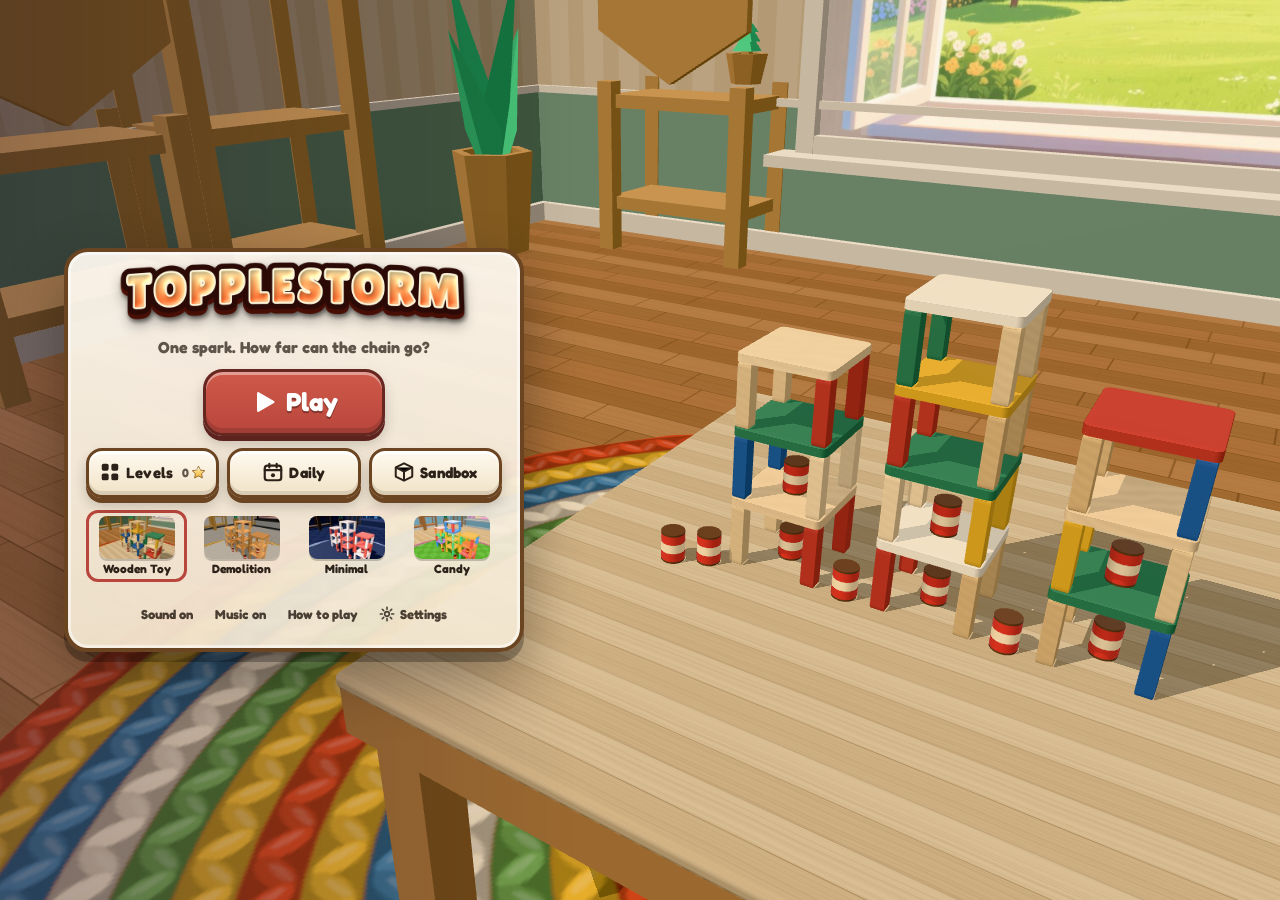
<file: smash/index.html>
<!doctype html>
<html lang="en">
<head>
<meta charset="utf-8">
<meta name="viewport" content="width=device-width,initial-scale=1,maximum-scale=1,user-scalable=no,viewport-fit=cover">
<title>Topplestorm</title>
<script>/* start the physics download right away, in parallel with game.js (zstd: 0.93 MB vs 1.18 MB gzip) */try{window.__RAPIER_ZST_URL="rapier.wasm.zst?v=a0b9eeb417";window.__RAPIER_ZST=fetch(window.__RAPIER_ZST_URL).then(function(r){return r.ok?r.arrayBuffer():null}).catch(function(){return null})}catch(e){}</script>
<link rel="icon" href="data:image/svg+xml,%3Csvg xmlns='http://www.w3.org/2000/svg' viewBox='0 0 32 32'%3E%3Crect x='7' y='4' width='18' height='24' rx='5' fill='%23c43b30'/%3E%3Crect x='7' y='12' width='18' height='7' fill='%23fff'/%3E%3C/svg%3E">
<meta name="description" content="A physics demolition puzzle: one spark, how far can the chain go?">
<style>
:root{--ink:#2d2219;--paper:#f8f1e6;--accent:#b9463c;--accent2:#cf5a4a;--gold:#d6a63c;--ok:#3ccf7a;--font:ui-rounded,"Arial Rounded MT Bold","Nunito","Trebuchet MS",system-ui,sans-serif}
*{box-sizing:border-box;-webkit-tap-highlight-color:transparent}
html,body{margin:0;height:100%;overflow:hidden;background:#ffd9a8;font-family:var(--font);color:var(--ink);user-select:none;-webkit-user-select:none;touch-action:none}
#c{position:fixed;inset:0;width:100%;height:100%;display:block}
#loading{position:fixed;inset:0;display:grid;place-items:center;font-size:28px;font-weight:900;color:#fff;text-shadow:0 3px 0 #c0502a;background:linear-gradient(#7fc8ff,#ffe3b0 60%,#ffb36b)}
#hud,#fx{position:fixed;inset:0;pointer-events:none}
#hud>*{pointer-events:auto}
.nohud #hud,.nohud #fx,.nohud #toast,.nohud .kc-root,.capmode .kc-root{display:none!important}
button{font-family:var(--font);cursor:pointer;border:0}
.hidden{display:none!important}
.top{position:absolute;top:max(8px,var(--safe-area-inset-top,0px));left:8px;right:8px;display:flex;gap:8px;align-items:flex-start;pointer-events:none}
.top>*{pointer-events:auto}
.ib{width:44px;height:44px;border-radius:14px;background:var(--paper);color:var(--ink);padding:10px;box-shadow:0 4px 0 #0003;flex:none}
.ib:active{transform:translateY(2px);box-shadow:0 2px 0 #0003}
.obj{flex:1;min-width:0;background:#fff8ecdd;border-radius:14px;padding:6px 10px;box-shadow:0 4px 0 #0002}
.lname{font-weight:900;font-size:15px;white-space:nowrap;overflow:hidden;text-overflow:ellipsis}
.otext{font-size:12.5px;font-weight:700;opacity:.8;white-space:nowrap;overflow:hidden;text-overflow:ellipsis}
.bar{height:8px;background:#2a1d3a22;border-radius:6px;margin-top:4px;overflow:hidden}
.bar i{display:block;height:100%;width:0;background:linear-gradient(90deg,#ff8a3a,#ff5a3a);border-radius:6px;transition:width .2s}
.bar i.done{background:linear-gradient(90deg,#3ccf7a,#2aa860)}
.score{background:var(--ink);color:#fff;border-radius:14px;padding:4px 12px;text-align:center;min-width:86px;box-shadow:0 4px 0 #0003}
#score{font-size:22px;font-weight:900;font-variant-numeric:tabular-nums}
.stars b{color:#ffffff40;font-size:14px}.stars b.on{color:var(--gold)}
.bottom{position:absolute;left:0;right:0;bottom:max(8px,var(--safe-area-inset-bottom,0px));display:flex;align-items:flex-end;gap:8px;padding:0 8px;pointer-events:none}
.bottom>*{pointer-events:auto}
.tools{display:flex;gap:6px;overflow-x:auto;flex:1;padding:4px 2px 6px;scrollbar-width:none}
.tool{position:relative;width:70px;flex:none;height:78px;border-radius:16px;background:var(--paper);box-shadow:0 5px 0 #0003;display:flex;flex-direction:column;align-items:center;justify-content:center;padding:6px 4px 4px;color:var(--ink)}
.tool .ic{width:34px;height:34px}.tool .tn{font-size:10.5px;font-weight:800;margin-top:2px;white-space:nowrap}
.tool .cnt{position:absolute;top:-6px;right:-4px;background:var(--ink);color:#fff;border-radius:10px;min-width:22px;height:22px;font-size:13px;font-weight:900;display:grid;place-items:center;padding:0 5px}
.tool.sel{background:#fff;outline:4px solid var(--tc);transform:translateY(-4px)}
.tool.empty{opacity:.45}
.tool:disabled{opacity:.35}
.lk{display:inline-block;width:12px;height:12px;vertical-align:-1px}
.acts{display:flex;flex-direction:column;gap:6px;align-items:flex-end}
.det{background:linear-gradient(var(--accent2),var(--accent));color:#fff;font-weight:900;font-size:18px;border-radius:18px;padding:16px 18px;box-shadow:0 6px 0 color-mix(in srgb,var(--accent) 55%,#000);letter-spacing:.5px;animation:pulse 1s infinite}
.det:active{transform:translateY(3px);box-shadow:0 3px 0 color-mix(in srgb,var(--accent) 55%,#000)}
.fin{background:linear-gradient(#5ae08a,#2aa860);color:#fff;font-weight:900;font-size:15px;border-radius:16px;padding:12px 14px;box-shadow:0 5px 0 #146a38}
.small{background:var(--paper);border-radius:12px;padding:8px 12px;font-weight:800;box-shadow:0 3px 0 #0003}
@keyframes pulse{50%{transform:scale(1.05)}}
.presets{position:absolute;top:calc(max(8px,var(--safe-area-inset-top,0px)) + 62px);left:8px;right:8px;display:flex;gap:6px;overflow-x:auto;scrollbar-width:none}
.presets button{background:#fff8ecdd;border-radius:12px;padding:7px 10px;font-weight:800;font-size:12.5px;white-space:nowrap;box-shadow:0 3px 0 #0002}
.presets button.on{background:var(--ink);color:#fff}
.presets .mega{background:linear-gradient(#fff3a0,#ffc83a)}
.chainb{position:absolute;left:0;right:0;top:22%;text-align:center;font-size:56px;font-weight:900;color:#fff;-webkit-text-stroke:3px #c0281a;text-shadow:0 6px 0 #c0281a,0 10px 24px #0005;opacity:0;pointer-events:none!important;transform:scale(var(--s,1))}
.chainb.go{animation:chain 1.1s ease-out}
@keyframes chain{0%{opacity:0;transform:scale(calc(var(--s)*1.8)) rotate(-6deg)}12%{opacity:1;transform:scale(var(--s)) rotate(-3deg)}70%{opacity:1}100%{opacity:0;transform:scale(calc(var(--s)*0.95)) translateY(-20px) rotate(-3deg)}}
.pop{position:absolute;transform:translate(-50%,-50%);font-weight:900;font-size:17px;color:#fff;-webkit-text-stroke:1.5px #2a1d3a;text-shadow:0 2px 0 #2a1d3a;white-space:nowrap;animation:pop .9s ease-out forwards}
.pop.big{font-size:24px;color:#ffe14a}.pop.bad{color:#ff6a6a}.pop.gone{display:none}
@keyframes pop{0%{opacity:0;transform:translate(-50%,-30%) scale(.6)}15%{opacity:1;transform:translate(-50%,-60%) scale(1.1)}100%{opacity:0;transform:translate(-50%,-160%) scale(1)}}
#toast{position:fixed;left:50%;bottom:calc(max(8px,var(--safe-area-inset-bottom,0px)) + 100px);transform:translate(-50%,20px);background:var(--ink);color:#fff;font-weight:800;font-size:14px;padding:10px 16px;border-radius:14px;opacity:0;transition:.25s;pointer-events:none;max-width:88vw;text-align:center}
#toast.on{opacity:1;transform:translate(-50%,0)}
#modal{position:fixed;inset:0;display:none;place-items:center;background:#2a1d3a55;padding:16px;overflow:auto}
#modal.on{display:grid}
#modal.titlem{background:linear-gradient(transparent 45%,#2a1d3a66);align-items:end;padding-bottom:max(16px,var(--safe-area-inset-bottom,0px))}
#modal.titlem .card{background:#fff8ecee;padding:12px 18px 14px;max-width:460px}
#modal.titlem h1{font-size:clamp(40px,9vw,64px);margin:0}
#modal.titlem .tag{margin:8px 0 12px}
@media (min-aspect-ratio:5/4) and (min-width:820px){#modal.titlem{justify-items:start;align-items:center;padding-left:max(5vw,24px);background:linear-gradient(90deg,#2a1d3a55,transparent 45%)}}
.card{background:var(--paper);border-radius:24px;padding:20px;box-shadow:0 10px 0 #0003,0 20px 60px #0004;max-width:min(560px,100%);width:100%;text-align:center;max-height:calc(100vh - 32px);overflow:auto}
.card.light{max-width:340px}
.title h1{font-size:clamp(44px,11vw,76px);line-height:.92;margin:6px 0 4px;color:#fff;-webkit-text-stroke:3px var(--ink);text-shadow:0 7px 0 var(--ink);letter-spacing:1px;transform:rotate(-3deg)}
.title .tag{font-weight:800;opacity:.75;margin:14px 0 16px}
.btn{background:#fff;border-radius:16px;padding:12px 18px;font-weight:900;font-size:16px;box-shadow:0 5px 0 #0003;color:var(--ink)}
.btn:active{transform:translateY(3px);box-shadow:0 2px 0 #0003}
.btn.primary{background:linear-gradient(var(--accent2),var(--accent));color:#fff;box-shadow:0 5px 0 color-mix(in srgb,var(--accent) 60%,#000)}
.btn.big{font-size:24px;padding:16px 40px;border-radius:20px}
.btn small{font-size:12px;opacity:.75;margin-left:4px}
.btn .fl,.fl svg{width:14px;height:14px;display:inline-block;vertical-align:-2px}
.btn.ad{margin-top:12px;background:linear-gradient(#fff3a0,#ffc83a);width:100%}
.row{display:flex;gap:8px;justify-content:center;flex-wrap:wrap;margin-top:12px}
.chip{background:transparent;font-weight:800;font-size:13px;opacity:.7;padding:6px 10px;border-radius:10px;color:var(--ink)}
.levels{text-align:left}.lhead{display:flex;align-items:center;gap:10px}.lhead h2{flex:1;margin:0}.tot{font-weight:900}
.world{margin-top:14px;border-radius:18px;padding:10px;background:linear-gradient(135deg,var(--w1),var(--w2))}
.wname{font-weight:900;color:#fff;text-shadow:0 2px 0 #0004;margin:2px 4px 8px}
.lock{font-size:13px}
.grid{display:grid;grid-template-columns:repeat(auto-fill,minmax(88px,1fr));gap:8px}
.lv{background:#fff;border-radius:14px;padding:8px 4px;display:flex;flex-direction:column;align-items:center;box-shadow:0 4px 0 #0003;color:var(--ink)}
.lv .n{font-size:22px;font-weight:900}.lv .nm{font-size:10.5px;font-weight:800;opacity:.7;white-space:nowrap;overflow:hidden;text-overflow:ellipsis;max-width:100%}
.lv .st b{color:#2a1d3a30}.lv .st b.on{color:var(--gold);text-shadow:0 1px 0 #a87a00}
.lv.locked{opacity:.45}
.results h2{font-size:34px;margin:4px 0}
.rstars b{font-size:56px;color:#2a1d3a25;display:inline-block;margin:0 2px}
.rstars b.on{color:var(--gold);text-shadow:0 4px 0 #b07a00;animation:star .5s backwards cubic-bezier(.3,1.8,.5,1)}
@keyframes star{0%{transform:scale(0) rotate(-90deg)}100%{transform:scale(1)}}
.rscore{font-size:40px;font-weight:900;font-variant-numeric:tabular-nums}
.best{font-size:14px;background:var(--accent);color:#fff;border-radius:8px;padding:2px 6px;vertical-align:middle}
.rows{display:grid;grid-template-columns:1fr 1fr;gap:4px 16px;margin:10px auto;max-width:360px;font-size:14px}
.rows div{display:flex;justify-content:space-between}.rows span{opacity:.7;font-weight:700}
.why{font-weight:800;color:#c0281a;margin:4px}.unlock{font-weight:900;color:#2aa860}.streak{font-weight:800}
.newtool .kick{font-weight:900;color:var(--accent);letter-spacing:2px}.newtool .bigic{width:96px;height:96px;margin:8px auto}.newtool h2{margin:4px}
#cap{position:fixed;left:6%;right:6%;top:9%;text-align:center;font-weight:900;font-size:34px;line-height:1.15;color:#fff;-webkit-text-stroke:2px #2a1d3a;text-shadow:0 4px 0 #2a1d3a;display:none;z-index:5}
.capmode .bottom,.capmode .top .ib,.capmode #toast,.capmode .presets{display:none!important}
.themes{display:flex;gap:8px;justify-content:center;margin-top:12px;flex-wrap:wrap}
.theme{background:transparent;border-radius:12px;padding:3px;display:flex;flex-direction:column;align-items:center;gap:2px;color:var(--ink);font-weight:800;font-size:11px;border:3px solid transparent}
.theme img{width:72px;height:41px;border-radius:8px;object-fit:cover;display:block;box-shadow:0 2px 0 #0003}
.theme.on{border-color:var(--accent)}
.themes.big .theme img{width:104px;height:59px}.themes.big .theme{font-size:13px}
.settingsp{text-align:left}.settingsp h3{margin:14px 0 4px;font-size:15px}.settingsp .row{justify-content:flex-start}.settingsp .note{font-size:12px;opacity:.7;margin-top:12px}
.lhead #lSet{margin-left:auto}
body .kc-toasts{top:auto!important;bottom:calc(var(--safe-area-inset-bottom,0px) + 108px)!important;right:10px!important}
body.coaching .top{top:calc(max(8px,var(--safe-area-inset-top,0px)) + 62px)}   /* clear the kit coach goal tracker */
.fakead{position:fixed;inset:0;background:#000c;color:#fff;display:grid;place-items:center;font-size:22px;font-weight:900;z-index:9}
@media (max-width:520px){.tool{width:60px;height:70px}.tool .ic{width:28px;height:28px}.det{font-size:15px;padding:13px 12px}.chainb{font-size:34px;-webkit-text-stroke:2px #c0281a}.score{min-width:70px}#score{font-size:18px}.obj{padding:5px 8px}}

/* ---- M5 wooden-toy UI: display font, painted-wood buttons with depth, wooden plaques, glossy stars ---- */
@font-face{font-family:'Fredoka';src:url(fonts/fredoka-latin-600-normal.woff2) format('woff2');font-weight:600;font-display:swap}
@font-face{font-family:'Fredoka';src:url(fonts/fredoka-latin-700-normal.woff2) format('woff2');font-weight:700 900;font-display:swap}
:root{--font:'Fredoka',ui-rounded,"Arial Rounded MT Bold","Nunito","Trebuchet MS",system-ui,sans-serif;--wood:#c8925e;--wood2:#a7713f;--woodd:#6b4421}
body,button{font-family:var(--font)}
.btn{position:relative;display:inline-flex;align-items:center;gap:8px;border-radius:16px;padding:11px 18px 13px;font-weight:700;letter-spacing:.2px;color:var(--ink);
  background:linear-gradient(#fffaf0,#f1e2c6);border:3px solid var(--woodd);box-shadow:inset 0 3px 0 #fff,inset 0 -4px 0 #0000001a,0 5px 0 var(--woodd),0 8px 14px #0003}
.btn svg{width:22px;height:22px;flex:none}
.btn:active{transform:translateY(3px);box-shadow:inset 0 3px 0 #fff,inset 0 -4px 0 #0000001a,0 2px 0 var(--woodd)}
.btn.primary{color:#fff;text-shadow:0 2px 0 #0005;background:linear-gradient(var(--accent2),var(--accent));border-color:color-mix(in srgb,var(--accent) 55%,#000);
  box-shadow:inset 0 3px 0 #ffffff66,inset 0 -5px 0 #0002,0 5px 0 color-mix(in srgb,var(--accent) 50%,#000),0 8px 14px #0003}
.btn.big{font-size:26px;padding:14px 44px 16px;border-radius:20px}.btn.big svg{width:28px;height:28px}
.btn small{display:inline-flex;align-items:center;gap:2px}.btn small .star{width:15px;height:15px}
.btn.ad{justify-content:center}
.chip{display:inline-flex;align-items:center;gap:5px}.chip svg{width:16px;height:16px}
.card{background:linear-gradient(#fffaf2,#f4e8d2);border:4px solid var(--woodd);box-shadow:inset 0 0 0 3px #fff8,0 10px 0 #0004,0 24px 60px #0005}
.title .logo{display:block;width:min(520px,86%);height:auto;margin:-6px auto 2px;filter:drop-shadow(0 6px 6px #0004)}
#modal.titlem .card{background:linear-gradient(#fffaf2ee,#f4e8d2ee)}
.star{width:16px;height:16px;display:inline-block;vertical-align:-3px}
.stars{display:flex;gap:1px;justify-content:center}.stars .star{width:16px;height:16px}
.score{background:linear-gradient(var(--wood),var(--wood2));border:3px solid var(--woodd);box-shadow:inset 0 2px 0 #fff6,0 4px 0 var(--woodd),0 6px 12px #0003;color:#fff;text-shadow:0 2px 0 var(--woodd)}
#score{font-weight:700}
.obj{background:linear-gradient(#fffaf2,#f3e6cf);border:3px solid var(--woodd);box-shadow:inset 0 2px 0 #fff,0 4px 0 #0003}
.bar{background:#6b442133;height:10px;border-radius:6px;box-shadow:inset 0 2px 2px #0003}
.bar i{background:linear-gradient(#ffb04a,#ff6a2a);box-shadow:inset 0 2px 0 #fff6}
.ib{border:3px solid var(--woodd);background:linear-gradient(#fffaf0,#f1e2c6);box-shadow:inset 0 2px 0 #fff,0 4px 0 var(--woodd)}
.tool{border:3px solid var(--woodd);background:linear-gradient(#fffaf0,#efdfc2);box-shadow:inset 0 3px 0 #fff,0 5px 0 var(--woodd)}
.tool .cnt{background:var(--accent);border:2px solid #fff;box-shadow:0 2px 0 #0003}
.tool.sel{outline:none;border-color:var(--tc);box-shadow:inset 0 3px 0 #fff,0 5px 0 var(--woodd),0 0 0 4px var(--tc)}
.det{border:3px solid color-mix(in srgb,var(--accent) 50%,#000);text-shadow:0 2px 0 #0005}
.lv{border:3px solid var(--woodd);background:linear-gradient(#fffaf0,#efdfc2);box-shadow:inset 0 3px 0 #fff,0 4px 0 var(--woodd)}
.lv .n{font-weight:700}.lv .st{display:flex;gap:1px}.lv .st .star{width:15px;height:15px}
.world{border:3px solid var(--woodd);box-shadow:inset 0 3px 0 #fff5}
.wname{font-weight:700;font-size:18px}
.rstars b{display:inline-block}.rstars .star{width:62px;height:62px;vertical-align:middle;filter:drop-shadow(0 4px 0 #0003)}
.rstars b.on{animation:star .5s backwards cubic-bezier(.3,1.8,.5,1)}
.results h2{font-weight:700;color:var(--accent);text-shadow:0 3px 0 #0002}
.rscore{font-weight:700}
.tot{display:flex;align-items:center;gap:4px}.tot .star{width:18px;height:18px}
.chainb{font-family:var(--font);font-weight:700}
#toast{font-family:var(--font);font-weight:600;border:3px solid #ffffff55}

/* the layout boxes never take taps: only the buttons in them do (#hud>* used to win over .bottom's none) */
#hud>.top,#hud>.bottom,#hud>.chainb,#hud .tools,#hud .acts{pointer-events:none}
#hud .tools>*,#hud .acts>*,#hud .top>*,#hud .presets>*{pointer-events:auto}
#hud>.presets{pointer-events:none}
/* ---- M6: honest, readable HUD; pause / how-to; landscape phones ---- */
#toast{z-index:40;width:max-content;max-width:min(88vw,460px)}
.lrow{display:flex;align-items:baseline;gap:8px}.lrow .lname{flex:1;min-width:0}
.onow{font-weight:700;font-size:15px;color:var(--accent);white-space:nowrap;font-variant-numeric:tabular-nums}
.otext{font-size:13.5px;line-height:1.2;white-space:normal;overflow:visible;opacity:.9}
.nxt{font-size:12px;font-weight:600;min-height:14px;line-height:14px;opacity:.95;white-space:nowrap}
.tool .tn{font-size:12px}.tool{width:76px}
.acts{flex:none}.fin,.small,.det{white-space:nowrap}
.fin.again{display:flex;align-items:center;gap:8px;background:linear-gradient(var(--accent2),var(--accent));box-shadow:0 5px 0 color-mix(in srgb,var(--accent) 55%,#000)}
.fin.again svg{width:20px;height:20px}
.small{font-size:14px;min-height:40px;color:var(--ink);border:3px solid var(--woodd)}
.ib svg{width:100%;height:100%}
.lv .nm{font-size:12px;white-space:normal;line-height:1.1;min-height:26px;display:grid;place-items:center;overflow:visible}
.lv.locked{opacity:.5}.lv.nope{animation:nope .35s}
@keyframes nope{25%{transform:translateX(-5px)}75%{transform:translateX(5px)}}
.theme{font-size:12px}.chip{min-height:40px;opacity:.85}
.rows div.hit b::after{content:' ✓';color:#2aa860}
.tip{font-weight:600;margin:4px;opacity:.85}
.pausep .col{display:flex;flex-direction:column;gap:10px;margin:8px auto;max-width:260px}.pausep .col .btn{justify-content:center}
.pausep h2,.howto h2{margin:2px 0 6px}.pgoal{margin:2px 0 8px;line-height:1.35}
.howto .foot{position:sticky;bottom:-22px;margin:0 -8px;padding:16px 0 14px;background:linear-gradient(#f4e8d200,#f4e8d2 40%)}
.howto ul{text-align:left;margin:6px 0 14px;padding-left:20px;line-height:1.35}.howto li{margin:5px 0}
#modal{place-items:safe center}
/* scroll cue: a shadow at the edge of any panel that has more below or above */
.card{background:linear-gradient(#fffaf2 30%,#fffaf200),linear-gradient(#f4e8d200,#f4e8d2 70%) 0 100%,radial-gradient(farthest-side at 50% 0,#0004,#0000),radial-gradient(farthest-side at 50% 100%,#0005,#0000) 0 100%,#f8efdf;background-repeat:no-repeat;background-size:100% 40px,100% 44px,100% 14px,100% 16px,auto;background-attachment:local,local,scroll,scroll,scroll}
.card{overscroll-behavior:contain;-webkit-overflow-scrolling:touch}
@media (max-width:400px){.lname{white-space:normal;overflow:visible;line-height:1.1}}
@media (max-width:520px){.tool{width:66px;height:74px}.tool .tn{font-size:11.5px}.btn{padding:10px 14px 12px}.results h2{font-size:28px}.rscore{font-size:34px}.lname{font-size:14px}}
@media (max-height:480px) and (orientation:landscape){
  .top{left:8px;right:8px}.obj{flex:0 1 420px;padding:3px 10px 5px;margin:0 auto}.lname{font-size:13px}.otext{font-size:12.5px}.bar{height:7px;margin-top:2px}
  .score{padding:1px 10px;min-width:74px}#score{font-size:17px}.stars .star{width:13px;height:13px}.nxt{font-size:11.5px;line-height:12px;min-height:12px}
  .bottom{align-items:flex-end}.tools{flex-direction:column-reverse;flex:none;max-height:calc(100vh - 76px);overflow-x:hidden;overflow-y:auto;padding:6px 8px 4px 2px}
  .bottom{justify-content:space-between}.tool{width:64px;height:60px;border-radius:13px;padding:3px}.tool .ic{width:26px;height:26px}.tool .tn{font-size:11px;margin-top:0}.tool.sel{transform:none}
  .tool .cnt{top:-4px;right:-6px;min-width:20px;height:20px;font-size:12px}
  .det{padding:12px 14px;font-size:15px}.fin{padding:10px 12px}
  #toast{bottom:8px;max-width:min(52vw,420px);font-size:13px;padding:7px 12px}
  .chainb{font-size:34px;top:24%}
  body .kc-toasts{bottom:56px!important}
  body.coaching .top{top:max(8px,var(--safe-area-inset-top,0px))}body.coaching .obj{visibility:hidden}
  #modal{padding:8px}.card{padding:10px 14px;max-height:calc(100vh - 16px)}
  #modal.titlem{align-items:center;justify-items:start;padding-left:max(16px,var(--safe-area-inset-left,0px))}
  #modal.titlem .card{max-width:min(430px,56vw);padding:8px 12px}
  .title .logo{width:min(250px,70%);margin:0 auto}.title .tag{margin:2px 0 4px;font-size:13px}.title .btn.big{font-size:20px;padding:8px 26px 10px}
  .title .row{margin-top:8px}.title .btn{padding:7px 11px 9px;font-size:14px}.title .themes{margin-top:6px;gap:4px}.title .theme img{width:52px;height:30px}.title .theme{font-size:11px}
  .title .chip{min-height:34px;padding:2px 8px}
  .results h2{font-size:24px;margin:0}.rstars .star{width:40px;height:40px}.rscore{font-size:28px;line-height:1.1}.rows{margin:4px auto;max-width:460px}.results .row{margin-top:6px}.results .btn.ad{margin-top:6px}
  .pausep .col{display:grid;grid-template-columns:1fr 1fr;max-width:420px}.howto ul{font-size:14px;margin:2px 0 8px}.howto li{margin:2px 0}
}
/* ---- M7 ---- */
.howto h3{margin:8px 0 2px;text-align:left;font-size:16px}.howto ul.plain{list-style:none;padding:0;margin:2px 0}.howto ul.plain li{display:flex;gap:8px;align-items:flex-start;margin:4px 0}.hic{flex:none;width:26px;height:26px}.hic svg{width:100%;height:100%}
.confetti{position:fixed;inset:0;overflow:hidden;pointer-events:none}.confetti i{position:absolute;top:-20px;width:10px;height:16px;border-radius:2px;animation:conf 3s linear infinite}
@keyframes conf{to{transform:translateY(110vh) rotate(720deg)}}
@media (prefers-reduced-motion:reduce){.confetti{display:none}}
@media (orientation:portrait){.tools{flex-wrap:wrap;overflow:visible}}
@media (max-height:480px) and (orientation:landscape){.tools{flex-wrap:wrap;overflow:visible!important;align-content:flex-start;flex-direction:column-reverse}}
@media (max-width:360px){.tool{width:58px;height:66px}.tool .tn{font-size:10.5px}.tool .ic{width:24px;height:24px}.score{min-width:62px;padding:3px 6px}.ib{width:40px;height:40px}.top{gap:5px}.otext{font-size:12.5px}.results .btn,.row .btn{padding:8px 11px 10px;font-size:14px}}
@media (max-height:480px) and (orientation:landscape){body .kc-tracker{left:60px!important;transform:none!important;padding:4px 8px 4px 6px!important}.howto .foot{bottom:-12px;padding:12px 0 8px}}
@media (max-height:340px){.fin30 p{margin:4px 0;font-size:13px}.fin30 .btn{padding:6px 10px 8px;font-size:14px}.kc-tracker{font-size:13px}.title .themes{display:none}.title .tag{display:none}.tool{height:50px;width:58px}.tool .tn{font-size:10.5px}.tool .ic{width:20px;height:20px}.rstars .star{width:28px;height:28px}.results h2{font-size:20px}.rows{font-size:12.5px}.pausep h2{font-size:18px;margin:0}.pgoal{font-size:13px;margin:0 0 4px}.pausep .btn{padding:6px 10px 8px;font-size:14px}}
/* ---- M8 ---- */
.obj{max-width:560px;margin:0 auto}
#toast{bottom:calc(max(8px,var(--safe-area-inset-bottom,0px)) + var(--toolsh,92px) + 14px)}
@media (max-height:480px) and (orientation:landscape){#toast{bottom:8px}}
.title .row{display:grid;grid-template-columns:repeat(3,1fr);gap:8px}.title .row .btn{justify-content:center;padding:10px 6px 12px;font-size:15px;gap:5px}
.title .row.settings{grid-template-columns:repeat(4,auto);justify-content:center;gap:2px}
.title .themes{display:grid;grid-template-columns:repeat(4,1fr);gap:4px}.title .theme img{width:100%;max-width:76px;height:auto;aspect-ratio:16/9}
@media (max-width:360px){.title .row{gap:4px}.title .row .btn{font-size:12px;padding:8px 3px 10px;border-width:2px}.title .row .btn svg{display:none}}
@media (max-width:420px){.title .row.settings{grid-template-columns:repeat(2,auto);gap:0 18px}.title .row .btn{font-size:13.5px}.title .row .btn svg{width:18px;height:18px}.title .theme{font-size:11px}.title .btn.big{font-size:21px;padding:12px 18px 14px}}
.presets{flex-wrap:wrap;overflow:visible}
@media (max-height:480px) and (orientation:landscape){.presets{left:60px;right:60px;justify-content:center}.presets button{padding:4px 8px;font-size:12px}.title .row{display:flex}.title .themes{display:flex}.title .theme img{width:52px}}
</style>
</head>
<body>
<svg id="kb-defs" width="0" height="0" style="position:absolute" aria-hidden="true"><defs><linearGradient id="kb-star1" x1="0" y1="0" x2="0" y2="1"><stop offset="0" stop-color="#fff3a0"/><stop offset="1" stop-color="#f5a300"/></linearGradient><linearGradient id="kb-star0" x1="0" y1="0" x2="0" y2="1"><stop offset="0" stop-color="#00000022"/><stop offset="1" stop-color="#00000033"/></linearGradient></defs></svg>
<canvas id="c"></canvas>
<div id="fx"></div>
<div id="hud"></div>
<div id="toast"></div>
<div id="modal"></div>
<div id="loading">Loading…</div>
<script type="module" src="./game.js?v=9f1ddbfff3"></script>
</body>
</html>
</file>
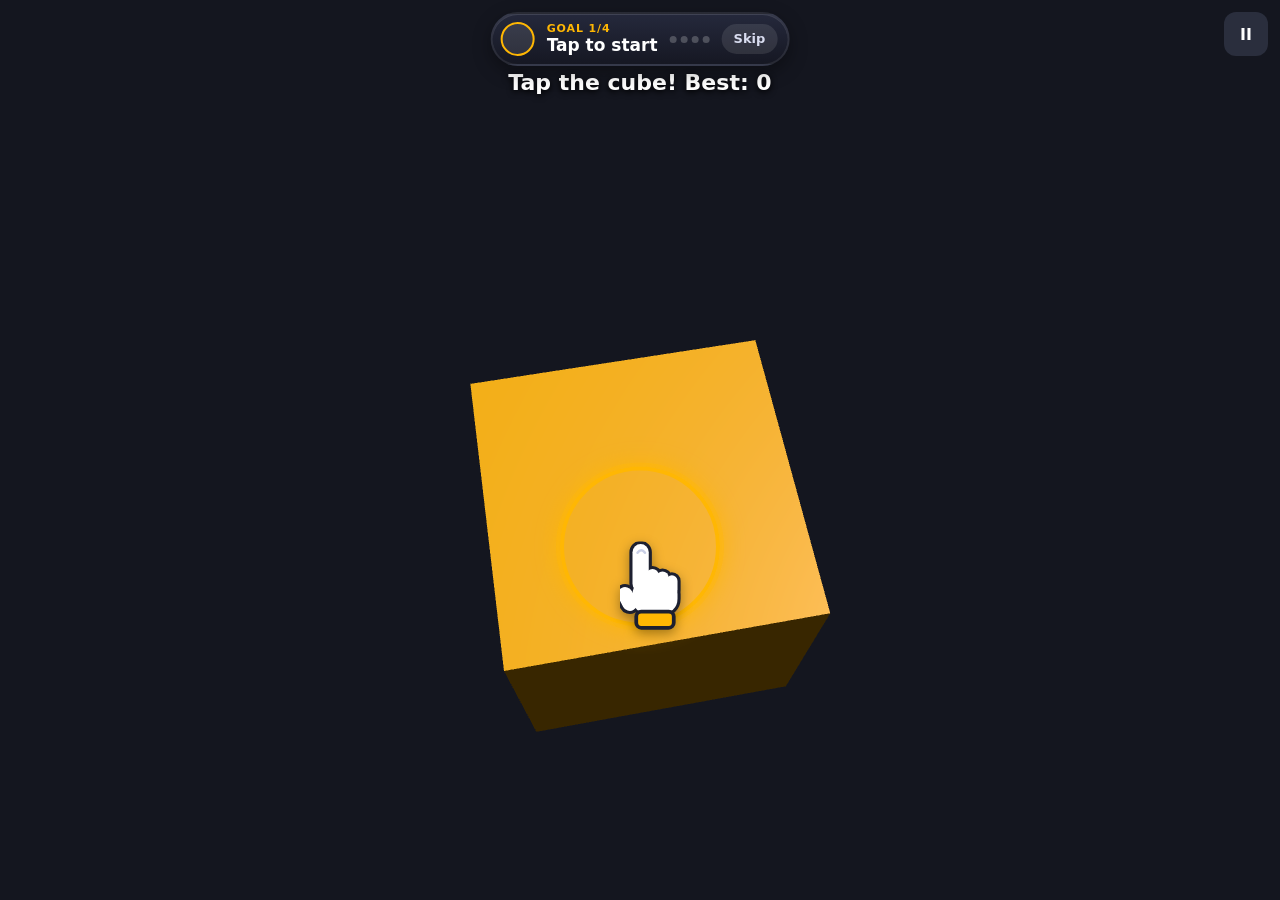
<file: template/index.html>
<!doctype html>
<html lang="en">
<head>
<meta charset="utf-8">
<meta name="viewport" content="width=device-width,initial-scale=1,maximum-scale=1,user-scalable=no,viewport-fit=cover">
<title>Spin Cube</title>
<link rel="icon" href="data:,">
<style>
  html,body{margin:0;height:100%;overflow:hidden;background:#14161f}
  canvas{display:block;width:100vw;height:100vh;height:100dvh}
</style>
</head>
<body>
<script type="module" src="main.js"></script>
</body>
</html>
</file>
<file: party/style.css>
@font-face { font-family: 'Fredoka'; font-weight: 500; font-display: swap; src: url('fonts/fredoka-latin-500-normal.woff2') format('woff2'); }
@font-face { font-family: 'Fredoka'; font-weight: 700; font-display: swap; src: url('fonts/fredoka-latin-700-normal.woff2') format('woff2'); }
:root {
  --wood: #4a2617; --wood2: #2e160c; --paper: #fbf1d8; --ink: #2a1a12; --muted: #7a6455;
  --red: #d7342c; --green: #23935a; --purple: #7b4bc4; --black: #1b1b1f; --gold: #f2b935; --blue: #2f6fd6;
  --radius: 18px; --shadow: 0 6px 0 rgba(0,0,0,.28);
}
* { box-sizing: border-box; }
html, body { margin: 0; height: 100%; }
body {
  font-family: 'Fredoka', system-ui, sans-serif; font-weight: 500; color: var(--paper);
  background: radial-gradient(120% 80% at 50% 0%, #6b3720 0%, var(--wood) 45%, var(--wood2) 100%);
  background-attachment: fixed; -webkit-tap-highlight-color: transparent; overflow-x: hidden;
}
#app { max-width: 540px; margin: 0 auto; min-height: 100%; padding: 12px 16px 28px; display: flex; flex-direction: column; gap: 12px; }
h1, h2, h3 { margin: 0; font-weight: 700; letter-spacing: .5px; }
.title { font-size: clamp(34px, 11vw, 72px); white-space: nowrap; color: var(--gold); text-align: center; text-shadow: 0 5px 0 #7a3b12, 0 9px 0 rgba(0,0,0,.3); transform: rotate(-3deg); margin-top: 4px; line-height: .95; }
.subtitle { text-align: center; color: #f6d9a8; font-size: 18px; }
.card { background: var(--paper); color: var(--ink); border-radius: var(--radius); padding: 14px 16px; box-shadow: var(--shadow); }
.card.exhibit { border: 3px dashed #c9a46b; }
.label { font-size: 13px; text-transform: uppercase; letter-spacing: 2px; color: var(--muted); font-weight: 700; }
.accused { font-size: clamp(22px, 6.4vw, 30px); line-height: 1.15; font-weight: 700; }
.details { font-size: 17px; color: #5a4436; margin-top: 6px; }
button {
  font: inherit; font-weight: 700; font-size: 20px; border: 0; border-radius: 16px; padding: 14px 18px; cursor: pointer;
  background: var(--gold); color: #3a1d06; box-shadow: 0 5px 0 #9a6a10; transition: transform .06s; touch-action: manipulation;
}
button:active { transform: translateY(4px); box-shadow: 0 1px 0 #9a6a10; }
button.secondary { background: #f3e2c0; box-shadow: 0 5px 0 #b69a6a; }
button.danger { background: var(--red); color: white; box-shadow: 0 5px 0 #7d1612; }
button.small { font-size: 15px; padding: 8px 12px; border-radius: 12px; box-shadow: 0 3px 0 #9a6a10; }
button:disabled { opacity: .5; cursor: default; }
.row { display: flex; gap: 10px; align-items: center; }
.row > * { flex: 1; }
.stack { display: flex; flex-direction: column; gap: 10px; }
input[type=text], textarea {
  font: inherit; font-size: 19px; width: 100%; border-radius: 14px; border: 3px solid #c9a46b; padding: 12px; background: #fffaf0; color: var(--ink);
}
textarea { min-height: 120px; resize: none; }
.counter { text-align: right; font-size: 14px; color: var(--muted); }
.consent { font-size: 14px; color: #f3dcc0; display: flex; gap: 10px; align-items: flex-start; line-height: 1.3; }
.consent input { width: 22px; height: 22px; flex: none; margin-top: 2px; }
.code { font-size: 54px; letter-spacing: 10px; text-align: center; color: var(--gold); font-weight: 700; }
.players { display: flex; flex-wrap: wrap; gap: 8px; }
.chip { background: rgba(255,255,255,.12); border-radius: 999px; padding: 6px 12px; font-size: 16px; display: inline-flex; gap: 6px; align-items: center; }
.chip.done { background: var(--green); }
.chip .x { background: none; box-shadow: none; padding: 0 2px; font-size: 16px; color: #ffd0c8; }
.timer { height: 10px; border-radius: 6px; background: rgba(255,255,255,.15); overflow: hidden; }
.timer > i { display: block; height: 100%; background: var(--gold); transition: width .25s linear; }
.judge-wrap { display: flex; justify-content: center; }
.judge { width: 170px; height: 150px; }
.judge.big { width: 230px; height: 200px; }
.judge .brow { transition: transform .25s; transform-origin: center; }
.judge.stern .brow.l { transform: rotate(12deg) translateY(3px); }
.judge.stern .brow.r { transform: rotate(-12deg) translateY(3px); }
.judge.happy .brow { transform: translateY(-5px); }
.judge .gavel { transform-origin: 160px 120px; transition: transform .12s ease-in; }
.judge.bang .gavel { transform: rotate(38deg); }
.judge.think .head { animation: think 1.6s ease-in-out infinite; transform-origin: 100px 110px; }
@keyframes think { 0%,100% { transform: rotate(-4deg); } 50% { transform: rotate(4deg); } }
.bubble { position: relative; background: white; color: var(--ink); border-radius: 18px; padding: 12px 14px; font-size: 19px; line-height: 1.25; box-shadow: var(--shadow); }
.bubble:before { content: ''; position: absolute; top: -12px; left: 40px; border: 12px solid transparent; border-bottom-color: white; border-top: 0; }
.defence { font-size: 20px; line-height: 1.25; }
.defence:before { content: '“'; color: var(--gold); font-size: 34px; line-height: 0; vertical-align: -10px; margin-right: 2px; }
.who { font-size: 22px; font-weight: 700; color: var(--gold); }
.stamp {
  display: inline-block; font-size: clamp(30px, 8.6vw, 50px); font-weight: 700; padding: 2px 16px; border: 6px solid currentColor; border-radius: 12px;
  transform: rotate(-8deg) scale(1); letter-spacing: 2px; background: rgba(255,255,255,.92); animation: slam .35s cubic-bezier(.2,1.8,.4,1) both;
}
.stamp.ACQUITTED { color: var(--green); } .stamp.GUILTY { color: var(--red); } .stamp.HUNG_JURY { color: var(--purple); font-size: clamp(24px, 7vw, 40px); } .stamp.CONTEMPT { color: var(--black); }
@keyframes slam { 0% { transform: rotate(-8deg) scale(3); opacity: 0; } 100% { transform: rotate(-8deg) scale(1); opacity: 1; } }
.score-pop { font-size: 30px; font-weight: 700; color: var(--gold); animation: pop .5s .25s both; }
.bubble:empty { visibility: hidden; }
@keyframes pop { 0% { transform: scale(0); } 70% { transform: scale(1.25); } 100% { transform: scale(1); } }
.sentence { font-size: 16px; color: #ffd9cf; }
.newspaper { background: #f4efe3; color: #111; border-radius: 6px; padding: 10px 12px; box-shadow: var(--shadow); transform: rotate(1.2deg); font-family: Georgia, 'Times New Roman', serif; }
.newspaper .mast { font-size: 13px; letter-spacing: 3px; border-bottom: 2px solid #111; text-align: center; padding-bottom: 3px; }
.newspaper .head { font-size: clamp(20px, 6vw, 27px); font-weight: 900; line-height: 1.05; margin-top: 6px; text-transform: uppercase; }
.precedent { font-size: 15px; color: #f3dcc0; font-style: italic; }
.vote { text-align: left; font-weight: 500; font-size: 17px; background: #fffaf0; box-shadow: 0 4px 0 #b69a6a; }
.vote.mine { background: var(--gold); }
.board .line { display: flex; justify-content: space-between; padding: 8px 4px; border-bottom: 1px solid rgba(0,0,0,.1); font-size: 20px; }
.board .delta { color: var(--green); font-size: 16px; margin-left: 6px; }
.report { background: none; box-shadow: none; color: #f3dcc0; font-size: 14px; padding: 4px 6px; text-decoration: underline; }
.note { font-size: 14px; color: #e9cfae; text-align: center; }
.toast { position: fixed; left: 50%; bottom: 24px; transform: translateX(-50%); background: #111; color: #fff; padding: 10px 16px; border-radius: 12px; font-size: 16px; z-index: 50; max-width: 90vw; }
.final-tag { color: var(--gold); text-align: center; font-size: 20px; }
.podium .line:first-child { font-size: 26px; color: #7a4b00; }
.howto { font-size: 16px; color: #f3dcc0; line-height: 1.35; }
.howto b { color: var(--gold); }
.fade { animation: fade .35s both; }
@keyframes fade { from { opacity: 0; transform: translateY(8px); } to { opacity: 1; transform: none; } }
.center { text-align: center; }
.muted { color: #d9bfa0; }
@media (min-height: 900px) { #app { padding-top: 28px; } }

/* marketing clip mode (?clip=...) */
.clip-banner { position: sticky; top: 0; z-index: 20; background: var(--gold); color: #2a1406; font-weight: 700; font-size: 26px; text-align: center; padding: 14px 12px; box-shadow: 0 6px 0 rgba(0,0,0,.3); letter-spacing: .5px; }
body.clip #app { padding-top: 18px; }
body.clip .report, body.clip .note { display: none; }
.verdict-row { display: flex; align-items: center; justify-content: center; gap: 18px; }
.verdict-row .judge-wrap { flex: none; width: 46%; max-width: 210px; }
.verdict-row .judge { width: 100%; height: auto; }
.verdict-row .score-pop { font-size: 40px; }
/* the stamp gets its own full-width row so even CONTEMPT / HUNG JURY at -8deg stays on screen at 320 px */
.stamp-row { display: flex; justify-content: center; margin: -6px 0 4px; overflow: visible; }
.stamp-row .stamp { font-size: clamp(30px, 10.5vw, 56px); max-width: calc(100vw - 48px); white-space: nowrap; }
.stamp-row .stamp.HUNG_JURY { font-size: clamp(26px, 9vw, 48px); }
body.clip .defence { font-size: 24px; } body.clip .bubble { font-size: 23px; } body.clip .accused { font-size: 34px; } body.clip .who { font-size: 26px; } body.clip .newspaper .head { font-size: 30px; } body.clip .sentence { font-size: 19px; } body.clip .judge { width: 200px; height: 175px; }
#clip-sync { position: fixed; left: 0; top: 0; width: 4px; height: 4px; background: #f2b935; z-index: 99; }

/* ---- layout helpers (M3) */
.cols, .col { display: contents; }
.votes { display: flex; flex-direction: column; gap: 10px; }
button.big { font-size: 26px; padding: 18px; }
button.linkish { background: none; box-shadow: none; color: var(--muted); font-size: 15px; padding: 2px; text-decoration: underline dotted; }
.consent-line { font-size: 13px; color: var(--muted); line-height: 1.3; text-align: center; }
button.preset { font-size: 18px; line-height: 1.25; }
body { -webkit-user-select: none; user-select: none; }
textarea, input { -webkit-user-select: text; user-select: text; }
#app { padding-top: max(12px, var(--safe-area-inset-top, 0px)); padding-bottom: max(28px, var(--safe-area-inset-bottom, 0px)); }

/* ---- landscape iframes (CrazyGames 800x450, 907x510, 1077x606, 1216x684): two columns, tighter type */
@media (orientation: landscape) and (min-width: 640px) and (max-height: 760px) {
  #app { max-width: 1100px; padding: 8px 18px 10px; gap: 8px; }
  .cols { display: grid; grid-template-columns: 1fr 1fr; gap: 18px; align-items: start; }
  .col { display: flex; flex-direction: column; gap: 8px; min-width: 0; }
  .title { font-size: clamp(30px, 4.7vw, 60px); margin-top: 0; white-space: nowrap; }
  .subtitle { font-size: 16px; }
  .judge.big { width: 190px; height: 165px; }
  .judge { width: 150px; height: 130px; }
  .verdict-row .judge-wrap { width: 40%; max-width: 170px; }
  .accused { font-size: clamp(19px, 2.6vw, 26px); }
  .details, .howto { font-size: 15px; }
  .defence, .bubble { font-size: 17px; }
  .card { padding: 10px 12px; }
  textarea { min-height: 84px; font-size: 17px; }
  button { font-size: 17px; padding: 10px 14px; }
  button.big { font-size: 22px; padding: 14px; }
  .stamp-row .stamp { font-size: clamp(28px, 4.6vw, 52px); max-width: calc(50vw - 40px); }
  .stamp-row .stamp.HUNG_JURY { font-size: clamp(24px, 3.8vw, 44px); }
  .newspaper .head { font-size: clamp(16px, 2.2vw, 24px); }
  .votes { display: grid; grid-template-columns: 1fr 1fr; gap: 8px; }
  .vote { font-size: 15px; padding: 8px 10px; }
  .code { font-size: 40px; }
  .board .line { font-size: 17px; padding: 5px 4px; }
}
/* portrait: the headline and precedent come after the ruling (flex order through display:contents); landscape: left column */
.late { order: 5; }
.report-row { order: 6; }
</file>
<file: puzzle/main.css>
@font-face{font-family:Fredoka;font-weight:500;font-display:swap;src:url(fonts/fredoka-latin-500-normal.woff2) format("woff2")}@font-face{font-family:Fredoka;font-weight:700;font-display:swap;src:url(fonts/fredoka-latin-700-normal.woff2) format("woff2")}:root{--bg1: #0d1130;--ink: #fff6e6;--dim: #c9bfe6;--card: rgba(30, 22, 64, .95);--line: #6a54b0;--accent: #ff9f6b;--warm: #ffc266;--wood1: #a8693a;--wood2: #6e3d1d;--woodEdge: #3a1606;--sat: var(--safe-area-inset-top, env(safe-area-inset-top, 0px));--sab: var(--safe-area-inset-bottom, env(safe-area-inset-bottom, 0px));--sal: var(--safe-area-inset-left, env(safe-area-inset-left, 0px));--sar: var(--safe-area-inset-right, env(safe-area-inset-right, 0px))}*{box-sizing:border-box;-webkit-tap-highlight-color:transparent}html,body{margin:0;height:100%;overflow:hidden;background:var(--bg1);color:var(--ink);font-family:Fredoka,ui-rounded,Nunito,Segoe UI,system-ui,sans-serif;font-weight:500;user-select:none;-webkit-user-select:none;-moz-user-select:none;-ms-user-select:none;-webkit-touch-callout:none;touch-action:none}#scene{position:fixed;inset:0;z-index:0;background:radial-gradient(ellipse at 50% 20%,#3a2a72,#0d1130 70%)}#scene .bg{position:absolute;inset:0;background-size:cover;background-position:center;opacity:0;transition:opacity .8s ease}#scene .bg.on{opacity:1}#scene .vignette{position:absolute;inset:0;background:radial-gradient(ellipse at 50% 50%,#0806182e 35%,#0806189e)}#scene .fx{position:absolute;inset:0;width:100%;height:100%;pointer-events:none}.bg[data-scene=dusk],[data-scene=dusk].wcard,[data-scene=dusk].dthumb{background-image:url(art/dusk_land.webp)}.bg[data-scene=crossings],[data-scene=crossings].wcard,[data-scene=crossings].dthumb{background-image:url(art/crossings_land.webp)}.bg[data-scene=stones],[data-scene=stones].wcard,[data-scene=stones].dthumb{background-image:url(art/stones_land.webp)}.bg[data-scene=twin],[data-scene=twin].wcard,[data-scene=twin].dthumb{background-image:url(art/twin_land.webp)}.bg[data-scene=midnight],[data-scene=midnight].wcard,[data-scene=midnight].dthumb{background-image:url(art/midnight_land.webp)}.bg[data-scene=expert],[data-scene=expert].wcard,[data-scene=expert].dthumb{background-image:url(art/expert_land.webp)}@media(orientation:portrait){.bg[data-scene=dusk]{background-image:url(art/dusk_port.webp)}.bg[data-scene=crossings]{background-image:url(art/crossings_port.webp)}.bg[data-scene=stones]{background-image:url(art/stones_port.webp)}.bg[data-scene=twin]{background-image:url(art/twin_port.webp)}.bg[data-scene=midnight]{background-image:url(art/midnight_port.webp)}.bg[data-scene=expert]{background-image:url(art/expert_port.webp)}}#app{position:fixed;inset:0;z-index:1;padding:var(--sat) var(--sar) var(--sab) var(--sal)}.screen{position:absolute;inset:0;display:none;flex-direction:column;align-items:center;overflow:hidden}.screen.on{display:flex;animation:fadein .3s ease}@keyframes fadein{0%{transform:translateY(8px)}to{transform:none}}button{font:inherit;font-weight:700;color:var(--ink);cursor:pointer;touch-action:manipulation;border:3px solid #241a4e;border-radius:18px;padding:10px 16px;background:linear-gradient(180deg,#4b3a96,#2f2468);box-shadow:inset 0 2px #ffffff40,inset 0 -4px #0000004d,0 4px #160f36,0 8px 18px #00000059;transition:transform .08s,filter .15s;text-shadow:0 2px 0 rgba(0,0,0,.35)}button:hover{filter:brightness(1.08)}button:active{transform:translateY(3px);box-shadow:inset 0 2px #ffffff40,inset 0 -2px #0000004d,0 1px #160f36}button:disabled{opacity:.45;cursor:default}button.primary{background:linear-gradient(180deg,#ffd88a,#f59a3c 60%,#e07a26);color:#3a1606;border-color:var(--woodEdge);text-shadow:0 1px 0 rgba(255,255,255,.5);box-shadow:inset 0 3px #fff9,inset 0 -5px #963c0a73,0 4px #5a2a0c,0 10px 26px #ff963c73}button.ghost{background:#00000040;border-color:#ffffff40;box-shadow:none}button.small{padding:6px 14px;font-size:15px;border-radius:14px}button.big{width:100%;font-size:20px;padding:12px 18px;display:flex;align-items:center;justify-content:center;gap:12px}.ico{display:inline-flex;width:34px;height:34px;flex:none}.ico svg{width:100%;height:100%;overflow:visible}.lbl{display:flex;flex-direction:column;align-items:flex-start;line-height:1.1}.lbl small,.sub,small{font-size:13px;color:var(--dim);font-weight:500;text-shadow:none}button.primary small{color:#6b3a1c}button.round{width:50px;height:50px;padding:7px;border-radius:50%;flex:none;background:radial-gradient(circle at 35% 30%,var(--wood1),var(--wood2));border-color:var(--woodEdge);box-shadow:inset 0 2px #ffdcaa80,inset 0 -3px #00000059,0 4px #2a1004,0 8px 16px #0006}button.round .ico{width:100%;height:100%}.pill{background:#0e0a22b3;border:2px solid rgba(255,210,140,.45);border-radius:999px;padding:6px 14px}.plaque{display:flex;align-items:center;gap:10px;padding:6px 16px 6px 10px;border-radius:16px;min-width:0;background:linear-gradient(180deg,var(--wood1),var(--wood2));border:3px solid var(--woodEdge);box-shadow:inset 0 2px #ffdcaa73,0 4px #2a1004,0 8px 18px #0006}.plaque b{font-size:18px;text-shadow:0 2px 0 rgba(0,0,0,.4);white-space:nowrap}.plaque small{color:#ffe2b8;white-space:nowrap;overflow:hidden;text-overflow:ellipsis;display:block}.gem{width:18px;height:18px;flex:none;border-radius:50%;border:2px solid var(--woodEdge);background:var(--accent);box-shadow:inset 0 -3px #00000040,inset 0 2px #fff9,0 0 10px var(--accent)}.top{width:100%;max-width:1100px;display:flex;align-items:center;gap:10px;padding:10px 12px 4px}.top .badge{flex:1 1 auto;max-width:max-content}.top .title{min-width:0}.time{font-variant-numeric:tabular-nums;font-size:18px;font-weight:700;color:var(--warm);margin-left:auto}#home{justify-content:center;gap:10px;padding:16px;overflow-y:auto;touch-action:pan-y}.homeTop{position:absolute;top:calc(10px + var(--sat));right:12px;display:flex;gap:8px}.logoWrap{text-align:center;width:min(640px,94vw)}.logoCv{width:100%;height:clamp(110px,24vh,220px);display:block}.tag{margin:-4px 0 4px;color:#ffe8c2;text-shadow:0 2px 6px rgba(0,0,0,.8);font-size:17px}.menu{width:min(420px,92vw);display:flex;flex-direction:column;gap:10px}.menu .row{display:flex;gap:10px}.menu .row button{flex:1;font-size:18px;padding:10px}button.play{font-size:24px;padding:14px 18px}button.play .ico{width:30px;height:30px}.worlds{width:100%;max-width:880px;overflow-y:auto;padding:6px 12px 40px;touch-action:pan-y;flex:1}.wcard{position:relative;height:128px;border-radius:22px;margin:18px 0 10px;background-size:cover;background-position:center 60%;border:4px solid var(--woodEdge);box-shadow:inset 0 0 0 3px #ffd29659,0 6px #2a1004,0 10px 24px #00000073;overflow:hidden;display:flex;flex-direction:column;justify-content:flex-end;padding:12px 16px}.wcard:before{content:"";position:absolute;inset:0;background:linear-gradient(180deg,#0a061e00 30%,#0a061ebf)}.wcard>*{position:relative}.wname{font-size:26px;font-weight:700;display:flex;align-items:center;gap:10px;text-shadow:0 3px 0 rgba(0,0,0,.5),0 0 18px rgba(255,170,70,.6)}.wnum{width:34px;height:34px;border-radius:50%;display:inline-flex;align-items:center;justify-content:center;font-size:18px;color:#3a1606;background:radial-gradient(circle at 35% 30%,#fff1b8,#ffb347);border:3px solid var(--woodEdge);text-shadow:none}.wmeta{display:flex;align-items:center;gap:10px;font-size:14px;color:#ffe8c2}.bar{flex:0 1 220px;height:10px;border-radius:6px;background:#00000080;border:2px solid rgba(255,210,150,.4);overflow:hidden}.bar i{display:block;height:100%;background:linear-gradient(90deg,#ffb347,#ffe27a)}.wcard.locked{filter:grayscale(.6) brightness(.7)}.wlock{position:absolute;top:12px;right:14px;display:flex;align-items:center;gap:6px;font-size:14px}.wlock .ico{width:24px;height:24px}.grid{display:grid;grid-template-columns:repeat(auto-fill,minmax(58px,1fr));gap:10px;padding:0 4px}.lv{aspect-ratio:1;padding:0;border-radius:50%;font-size:18px;display:flex;flex-direction:column;align-items:center;justify-content:center;gap:0;background:radial-gradient(circle at 40% 30%,#5d4aa8,#2c2160);border-color:#1a1240}.lv.done{background:radial-gradient(circle at 40% 30%,#ffe7a3,#ffb347 55%,#e07a26);color:#3a1606;border-color:var(--woodEdge);text-shadow:none;box-shadow:inset 0 2px #fff9,0 4px #5a2a0c,0 0 18px #ffaa4680}.lv.cur{outline:3px solid #ffe27a;outline-offset:3px;animation:pulse 1.4s ease-in-out infinite}@keyframes pulse{50%{outline-color:#ffe27a33}}.lv .st{font-size:10px;letter-spacing:-1px;color:#7a3a10;line-height:1}.lv.locked{opacity:.55}.lv.locked .ico{width:24px;height:24px}#endless{gap:12px;overflow-y:auto;touch-action:pan-y}#endless .menu{padding-bottom:16px}#endless .menu{margin-top:8px}button.diff{justify-content:flex-start;padding:8px 12px}.dthumb{width:86px;height:54px;border-radius:12px;background-size:cover;background-position:center;border:3px solid var(--woodEdge);flex:none}.note{color:#ffe8c2;text-align:center;max-width:420px;padding:0 16px;text-shadow:0 2px 6px rgba(0,0,0,.9)}#game.on{display:grid;grid-template-columns:minmax(0,1fr);grid-template-rows:auto auto minmax(0,1fr) auto;grid-template-areas:"top" "talk" "board" "tools";justify-items:stretch}#game>.top{grid-area:top;justify-self:center}#game>.talk{grid-area:talk}#game>.boardHost{grid-area:board}#game>.tools{grid-area:tools}.boardHost{position:relative;width:100%;height:100%;min-height:0;overflow:hidden}.boardHost canvas{position:absolute;left:0;top:0;touch-action:none}.talk{display:flex;align-items:flex-end;gap:6px;padding:0 12px;height:clamp(104px,18vh,168px);justify-content:center;width:100%;overflow:hidden}.mascot{width:76px;height:76px;flex:none;visibility:hidden}.mascot.on{visibility:visible}.mascot canvas{width:100%;height:100%}.bubble{position:relative;visibility:hidden;flex:1 1 auto;max-width:560px;background:#fff8e8;color:#3a1d0c;border:3px solid var(--woodEdge);border-radius:18px;padding:8px 12px;margin-bottom:8px;max-height:calc(100% - 10px);min-height:0;box-shadow:0 4px #2a1004,0 10px 24px #00000059;display:flex;align-items:center;gap:10px}.bubble.on{visibility:visible;animation:popin .3s cubic-bezier(.2,1.4,.4,1)}@keyframes popin{0%{transform:scale(.85)}to{transform:none}}.bubble:before{content:"";position:absolute;left:-12px;bottom:14px;border:8px solid transparent;border-right:10px solid var(--woodEdge)}.bubble p{margin:0;flex:1;font-size:16px;line-height:1.3;white-space:pre-line;max-height:100%;min-height:0;overflow-y:auto;touch-action:pan-y;text-shadow:none;align-self:stretch;display:flex;align-items:safe center}.bubble.long p{font-size:14px;line-height:1.25;display:block}.talk.long .mascot{display:none}.talk.long .bubble:before{display:none}@media(max-aspect-ratio:5/4){.talk.long{position:relative;overflow:visible;z-index:6}.talk.long .bubble{position:absolute;left:10px;right:10px;bottom:0;max-width:620px;margin:0 auto 6px;flex-direction:column;align-items:stretch;gap:4px;padding:8px 12px 6px;max-height:calc(100% + 58px + var(--sat))}.talk.long .bubble p{flex:0 1 auto;line-height:1.22}.talk.long .bbtns{flex-direction:row;justify-content:flex-end;flex:none}.talk.long .bbtns button{padding:3px 12px;font-size:14px}}@media(max-aspect-ratio:5/4)and (max-height:700px){.bubble.long p{font-size:13px}}.bbtns{display:flex;flex-direction:column;gap:6px}.bubble button{text-shadow:none}.bubble button:not(.primary){color:#fff6e6}.bubble button.ghost{color:#5a3a20;background:#f1e2c4;border-color:#b89870}.tools{display:flex;justify-content:center;gap:14px;padding:8px 12px calc(12px + var(--sab))}button.tool{width:82px;height:82px;border-radius:50%;padding:6px 0 4px;display:flex;flex-direction:column;align-items:center;justify-content:center;gap:0;font-size:13px;position:relative;background:radial-gradient(circle at 35% 28%,#c0814a,var(--wood2) 75%);border:4px solid var(--woodEdge);box-shadow:inset 0 3px #ffdcaa80,inset 0 -4px #00000059,0 5px #2a1004,0 10px 20px #00000073}button.tool .ico{width:40px;height:40px}button.hintBtn{background:radial-gradient(circle at 35% 28%,#ffd88a,#e88a32 75%);color:#3a1606;text-shadow:0 1px 0 rgba(255,255,255,.4)}.count{position:absolute;top:-6px;right:-6px;min-width:26px;height:26px;border-radius:13px;background:#e0485f;color:#fff;border:3px solid var(--woodEdge);font-size:14px;display:flex;align-items:center;justify-content:center;text-shadow:none}.hand{position:absolute;width:64px;height:64px;pointer-events:none;display:none;z-index:3;margin:-6px 0 0 -22px;background:no-repeat center/contain url("data:image/svg+xml,%3Csvg xmlns='http://www.w3.org/2000/svg' viewBox='0 0 64 64'%3E%3Cpath d='M22 30 L22 10 C22 6 28 6 28 10 L28 26 L28 22 C28 18 34 18 34 22 L34 26 C34 22 40 22 40 26 L40 29 C40 25 46 25 46 29 L46 44 C46 54 40 60 31 60 C24 60 20 56 16 50 L9 39 C7 35 12 32 15 35 L22 42 Z' fill='%23fff8e8' stroke='%233a1606' stroke-width='3.5' stroke-linejoin='round'/%3E%3C/svg%3E");filter:drop-shadow(0 4px 4px rgba(0,0,0,.5));animation:tap 1s ease-in-out infinite}.hand.on{display:block}@keyframes tap{0%,to{transform:translate(5px,10px) scale(1)}45%{transform:translate(0) scale(.9)}55%{transform:translate(0) scale(.9)}}.winPanel{display:none;width:min(440px,94vw);grid-area:tools;justify-self:center;padding-bottom:10px}#game.won .winPanel{display:block}#game.won .talk,#game.won .tools{display:none}.card{width:min(400px,100%);max-height:92vh;overflow-y:auto;background:var(--card);border:3px solid var(--line);border-radius:22px;padding:16px;display:flex;flex-direction:column;gap:10px;align-items:stretch;text-align:center;box-shadow:0 6px #120c30,0 20px 50px #00000080}.card h2{margin:2px 0}.card p{margin:0}.wincard{animation:slideup .35s cubic-bezier(.2,1.3,.4,1) both;gap:8px;padding:12px 16px;max-height:none;width:100%}@keyframes slideup{0%{transform:translateY(40%)}to{transform:none}}.winrow{display:flex;gap:8px}.winrow button{flex:1}.stars{font-size:34px;letter-spacing:6px;color:#4a4380}.stars .on{color:var(--warm);text-shadow:0 0 16px rgba(255,190,90,.7)}.whys{display:flex;justify-content:center;gap:12px;flex-wrap:wrap;font-size:14px;color:var(--dim)}.why.on{color:var(--warm)}.rulecard{display:flex;flex-direction:column;gap:8px;text-align:left}.rrow{display:flex;gap:12px;align-items:center;background:#00000040;border-radius:14px;padding:8px 12px;line-height:1.3}.rg{flex:none;width:40px;height:40px;border-radius:12px;display:flex;align-items:center;justify-content:center;font-size:22px;font-weight:700;background:#151133;border:2px solid #8070c8;color:#ffe27a}.lv.prog{position:relative}.lv.prog:after{content:"";position:absolute;top:-2px;right:-2px;width:16px;height:16px;border-radius:50%;background:#5fe0d0;border:3px solid #1a1240}#shield{position:fixed;inset:0;z-index:80;display:none;touch-action:none}#shield.on{display:block}.stats{font-size:17px;font-variant-numeric:tabular-nums}.small{font-size:13px;color:var(--dim)}pre.share{background:#15123a;border-radius:12px;padding:10px;margin:0;font-family:inherit;font-size:15px;white-space:pre-wrap;user-select:text;-webkit-user-select:text}.celebrate{position:fixed;inset:0;z-index:40;display:none;flex-direction:column;align-items:center;justify-content:center;pointer-events:none}.celebrate.on{display:flex;background:radial-gradient(ellipse at center,#140a2859,#140a2800 70%)}.celebrate.out{animation:cfade .5s ease forwards}@keyframes cfade{to{opacity:0;transform:scale(1.05)}}.rays{position:absolute;width:110vmin;height:110vmin;animation:spin 8s linear infinite;pointer-events:none}@keyframes spin{to{transform:rotate(360deg)}}.ctitle{position:relative;font-size:clamp(40px,9vmin,84px);font-weight:700;color:#ffe27a;text-shadow:3px 0 0 #3a1606,-3px 0 0 #3a1606,0 3px 0 #3a1606,0 -3px 0 #3a1606,2px 2px 0 #3a1606,-2px -2px 0 #3a1606,2px -2px 0 #3a1606,-2px 2px 0 #3a1606,0 7px 0 #3a1606,0 0 30px rgba(255,170,60,.9);animation:popin .5s cubic-bezier(.2,1.6,.4,1) both;text-align:center;padding:0 12px}.bigstars{position:relative;display:flex;gap:2vmin;margin-top:2vmin}.bstar{width:clamp(70px,17vmin,150px);height:clamp(70px,17vmin,150px);animation:starIn .55s cubic-bezier(.2,1.7,.4,1) both}.bstar:nth-child(2){transform:translateY(-3vmin);margin-top:-3vmin}.bstar.got{background:radial-gradient(circle,#ffc83c8c,#ffc83c00 65%);border-radius:50%}.bstar.miss{opacity:.3}@keyframes starIn{0%{transform:scale(.05) rotate(-40deg)}to{transform:scale(1) rotate(0)}}.modal{position:fixed;inset:0;display:none;align-items:center;justify-content:center;background:#0606188c;z-index:50;padding:16px}.modal.on{display:flex;animation:fadein .2s ease}.modal .card{overflow:hidden}.modal .rules,.modal .rulecard{overflow-y:auto;min-height:0;flex:0 1 auto;touch-action:pan-y}.modal .card>button{flex:none}.rules{text-align:left;padding-left:20px;margin:0;line-height:1.45}.rules li{margin:6px 0}.rules b{color:var(--warm)}input[type=range]{-webkit-appearance:none;appearance:none;height:12px;border-radius:8px;background:#15123a;border:2px solid var(--line);outline-offset:3px}input[type=range]::-webkit-slider-thumb{-webkit-appearance:none;width:26px;height:26px;border-radius:50%;background:radial-gradient(circle at 35% 30%,#ffe7a3,#f2873f);border:3px solid var(--woodEdge);cursor:pointer}input[type=range]::-moz-range-thumb{width:22px;height:22px;border-radius:50%;background:radial-gradient(circle at 35% 30%,#ffe7a3,#f2873f);border:3px solid var(--woodEdge);cursor:pointer}.tog,.sl{display:flex;align-items:center;gap:10px;text-align:left;font-size:15px}.sl{justify-content:space-between}.sl input{width:55%}.tog input{width:22px;height:22px;accent-color:#f2873f}.toast{position:fixed;left:50%;bottom:calc(14px + var(--sab));pointer-events:none;transform:translate(-50%);background:#2b2463;border:2px solid var(--line);padding:8px 16px;border-radius:14px;z-index:60;transition:opacity .4s}.toast.out{opacity:0}#spinner{position:fixed;inset:0;display:none;align-items:center;justify-content:center;z-index:70;background:#06061866;color:var(--warm);font-size:18px}#spinner.on{display:flex}@media(max-height:560px){.logoCv{height:96px}#home{justify-content:flex-start;gap:8px}button.big{padding:8px 14px;font-size:17px}.tag{font-size:14px}}@media(min-aspect-ratio:5/4){#game.on{grid-template-columns:minmax(200px,27%) minmax(0,1fr) minmax(104px,12%);grid-template-rows:auto minmax(0,1fr);grid-template-areas:"top top top" "talk board tools"}#game>.top{max-width:none;justify-self:stretch}.talk{flex-direction:column;align-items:stretch;justify-content:center;padding:8px 4px 24px 14px;height:auto;min-height:0;overflow:hidden}#game>.talk{align-self:stretch}.talk.long{padding-bottom:8px}.mascot{width:96px;height:96px;align-self:center}.bubble{margin:0;flex:0 1 auto;max-height:100%;min-height:0}.bubble:before{left:50%;top:-18px;bottom:auto;border:9px solid transparent;border-bottom:10px solid var(--woodEdge);transform:translate(-50%)}.bubble{flex-direction:column;align-items:stretch}.bubble p{max-height:none;flex:0 1 auto}.bbtns{flex-direction:row;justify-content:flex-end;flex-wrap:wrap;flex:none}.tools{flex-direction:column;justify-content:center;padding:0 14px 12px 0}#game.won .tools{display:flex;visibility:hidden}.winPanel{width:auto;grid-area:talk;justify-self:stretch;align-self:center;padding:8px 4px 12px 14px;max-height:100%;overflow-y:auto;touch-action:pan-y}}@media(min-aspect-ratio:5/4)and (max-height:520px){.top{padding:6px 10px 2px}button.round{width:42px;height:42px}.plaque b{font-size:16px}button.tool{width:64px;height:64px;font-size:11px}button.tool .ico{width:30px;height:30px}.mascot{width:64px;height:64px}.bubble p{font-size:14px}.wincard .stars{font-size:26px}.wincard h2{font-size:20px}.wincard .small{display:none}.wincard .whys{font-size:12px;gap:2px 8px}.wincard .stats{font-size:14px}.wincard{gap:5px;padding:8px 10px}.wincard pre.share{order:9;font-size:13px;padding:6px}.wincard .stars{line-height:1}.wincard .big{white-space:nowrap}.wincard button.big{padding:7px 12px;font-size:16px}.wincard pre.share{display:none}.winPanel.showshare pre.share{display:block}#game.on{grid-template-columns:minmax(200px,27%) minmax(0,1fr) 136px;grid-template-rows:auto minmax(0,1fr);grid-template-areas:"tl board tr" "talk board tools"}#game>.top{display:contents}#game>.top>button:first-child{grid-area:tl;margin:6px 0 2px 10px;justify-self:start;align-self:center}#game>.top>.badge{grid-area:tl;margin:6px 0 2px 60px;justify-self:start;align-self:center;padding:4px 12px 4px 8px}#game>.top>.time{grid-area:tr;margin:6px 0 2px;justify-self:start;align-self:center;font-size:15px;padding:5px 9px}#game>.top>button:last-child{grid-area:tr;margin:6px 10px 2px 0;justify-self:end;align-self:center}.talk.long .bubble{padding:6px 8px}.talk.long .bbtns button{padding:4px 9px;font-size:13px}#game .tools{padding:0 6px 6px 0;gap:10px}#game.coaching .boardHost{margin-top:58px;height:calc(100% - 58px)}.modal{padding:8px}.modal .card{width:min(720px,100%);max-height:calc(100vh - 16px);padding:10px 14px;gap:8px}.modal .card h2{font-size:20px}.rulecard{display:grid;grid-template-columns:1fr 1fr}.rrow{padding:6px 10px;font-size:14px}.rules{font-size:14px;line-height:1.3}.rules li{margin:3px 0}}@media(max-aspect-ratio:5/4)and (max-height:700px){.mascot{width:60px;height:60px}button.tool{width:68px;height:68px}button.tool .ico{width:32px;height:32px}}@media(max-aspect-ratio:5/4){#game.coaching>.top{margin-top:64px}}@media(min-aspect-ratio:5/4)and (max-width:980px){#game.coaching>.top .time{visibility:hidden}}button.zoomBtn.on{background:radial-gradient(circle at 35% 28%,#bfe7ff,#3a7fb8 75%)}@media(max-width:440px){.tools{gap:10px}button.tool{width:70px;height:70px;font-size:12px}button.tool .ico{width:34px;height:34px}}.celebrate.lite .rays{animation:none;opacity:.7}.celebrate.lite .bstar,.celebrate.lite .ctitle{animation:none}
</file>
